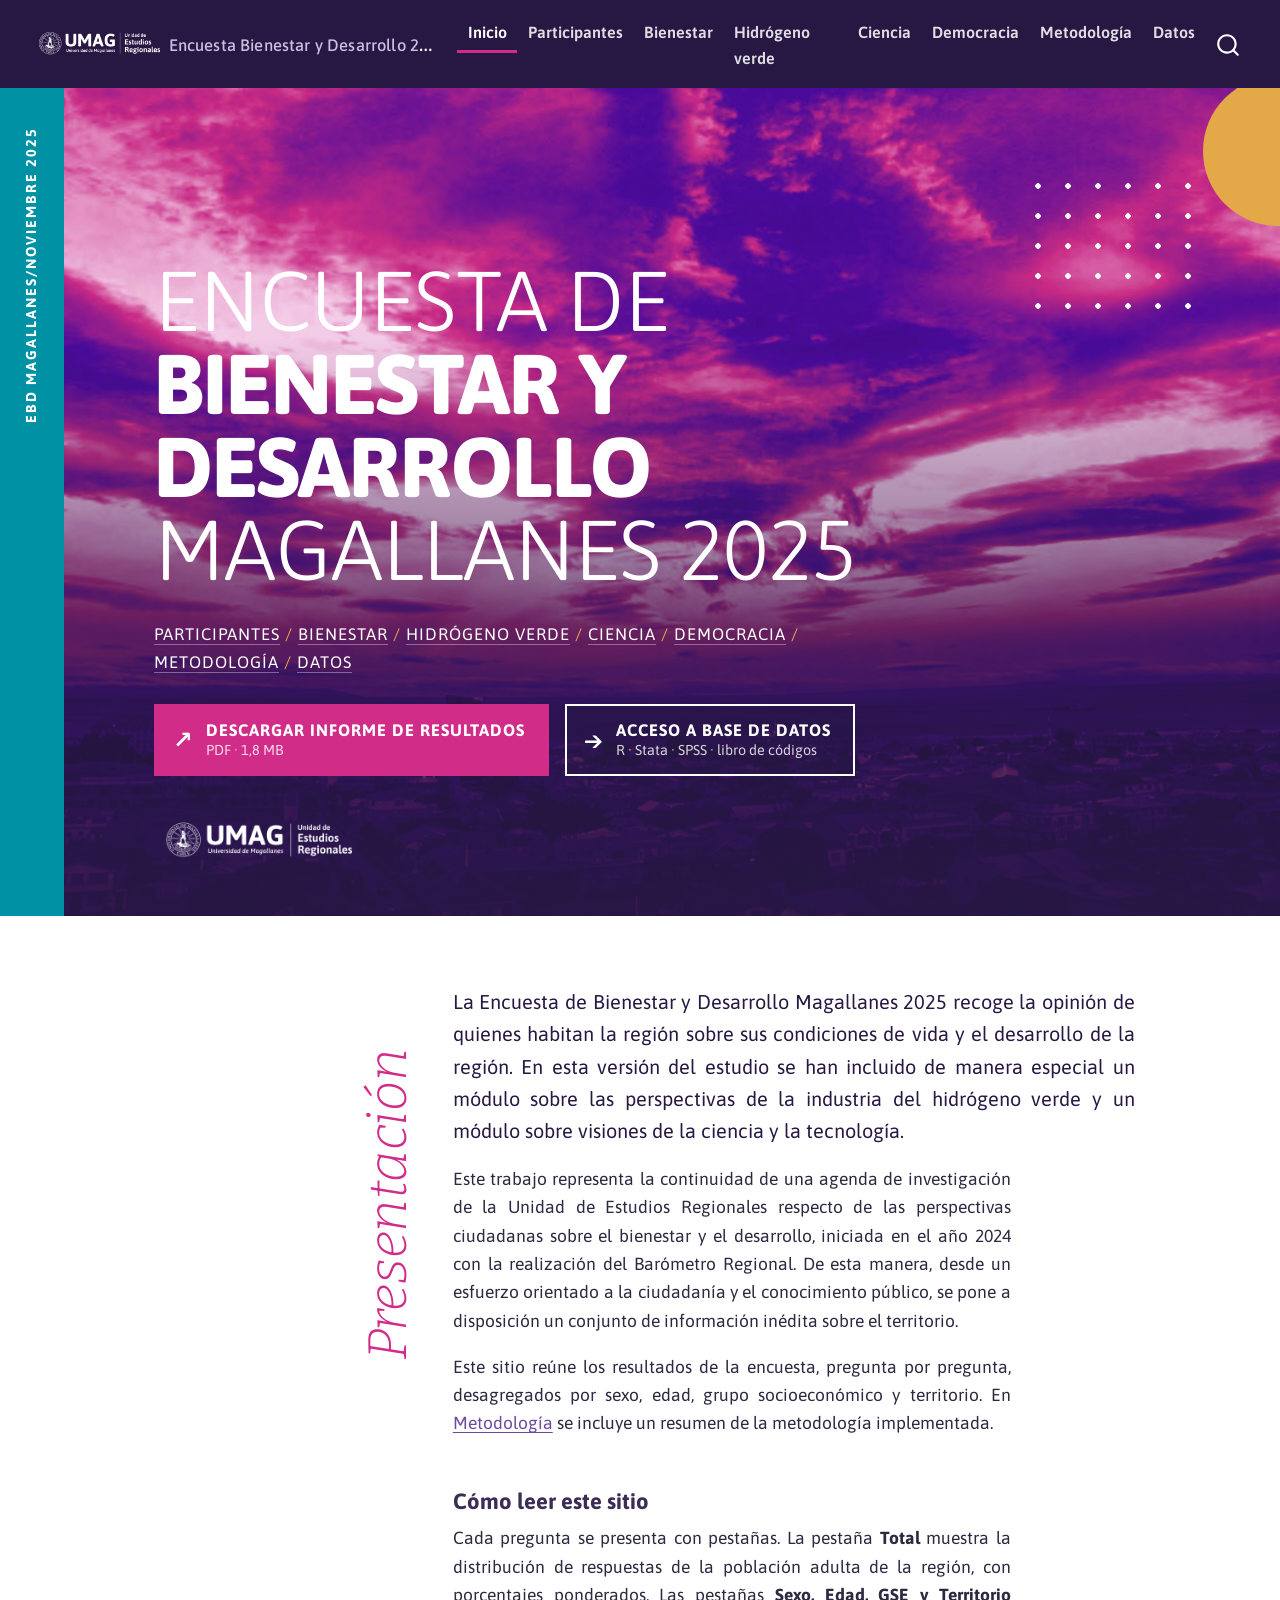
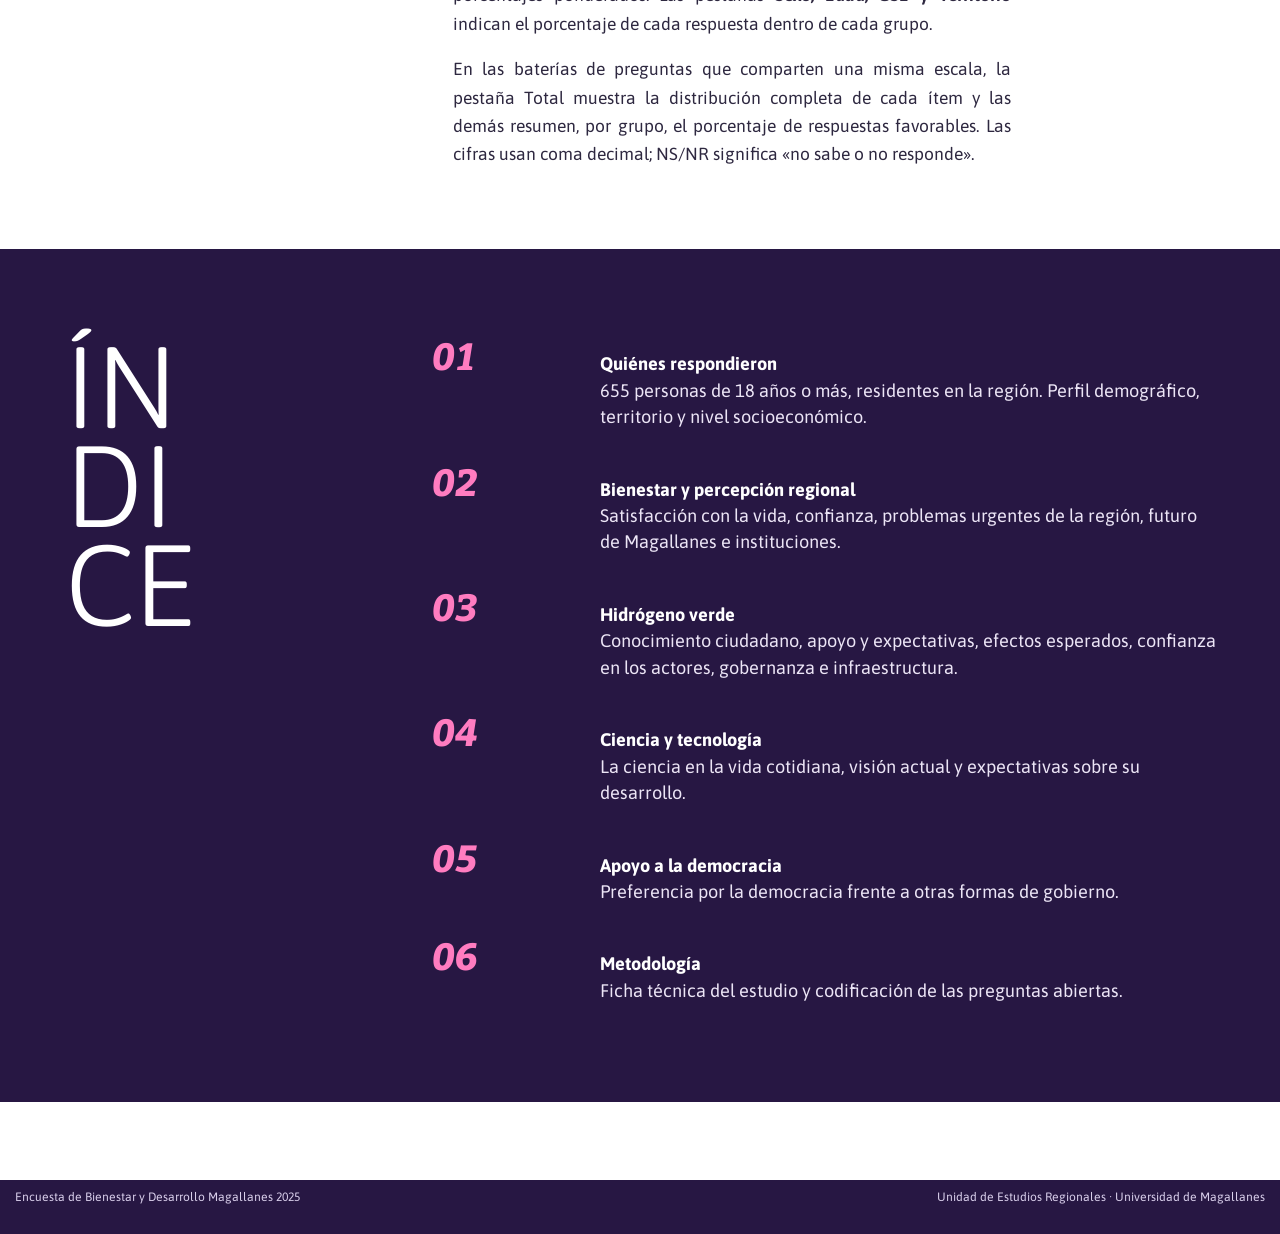
<file: index.html>
<!DOCTYPE html>
<html xmlns="http://www.w3.org/1999/xhtml" lang="es" xml:lang="es"><head>

<meta charset="utf-8">
<meta name="generator" content="quarto-1.8.24">

<meta name="viewport" content="width=device-width, initial-scale=1.0, user-scalable=yes">

<meta name="description" content="Encuesta de Bienestar y Desarrollo Magallanes 2025: qué piensan las personas de Magallanes sobre su bienestar, la región, el hidrógeno verde, la ciencia y la democracia.">

<title>EBD Magallanes 2025 · Resultados – EBD Magallanes 2025</title>
<style>
code{white-space: pre-wrap;}
span.smallcaps{font-variant: small-caps;}
div.columns{display: flex; gap: min(4vw, 1.5em);}
div.column{flex: auto; overflow-x: auto;}
div.hanging-indent{margin-left: 1.5em; text-indent: -1.5em;}
ul.task-list{list-style: none;}
ul.task-list li input[type="checkbox"] {
  width: 0.8em;
  margin: 0 0.8em 0.2em -1em; /* quarto-specific, see https://github.com/quarto-dev/quarto-cli/issues/4556 */ 
  vertical-align: middle;
}
</style>


<script src="site_libs/quarto-nav/quarto-nav.js"></script>
<script src="site_libs/quarto-nav/headroom.min.js"></script>
<script src="site_libs/clipboard/clipboard.min.js"></script>
<script src="site_libs/quarto-search/autocomplete.umd.js"></script>
<script src="site_libs/quarto-search/fuse.min.js"></script>
<script src="site_libs/quarto-search/quarto-search.js"></script>
<meta name="quarto:offset" content="./">
<link href="./img/favicon.png" rel="icon" type="image/png">
<script src="site_libs/quarto-html/quarto.js" type="module"></script>
<script src="site_libs/quarto-html/tabsets/tabsets.js" type="module"></script>
<script src="site_libs/quarto-html/axe/axe-check.js" type="module"></script>
<script src="site_libs/quarto-html/popper.min.js"></script>
<script src="site_libs/quarto-html/tippy.umd.min.js"></script>
<script src="site_libs/quarto-html/anchor.min.js"></script>
<link href="site_libs/quarto-html/tippy.css" rel="stylesheet">
<link href="site_libs/quarto-html/quarto-syntax-highlighting-dc55a5b9e770e841cd82e46aadbfb9b0.css" rel="stylesheet" id="quarto-text-highlighting-styles">
<script src="site_libs/bootstrap/bootstrap.min.js"></script>
<link href="site_libs/bootstrap/bootstrap-icons.css" rel="stylesheet">
<link href="site_libs/bootstrap/bootstrap-468c7059e28b99bac9483d6b16d7ec14.min.css" rel="stylesheet" append-hash="true" id="quarto-bootstrap" data-mode="light">
<script id="quarto-search-options" type="application/json">{
  "location": "navbar",
  "copy-button": false,
  "collapse-after": 3,
  "panel-placement": "end",
  "type": "overlay",
  "limit": 50,
  "keyboard-shortcut": [
    "f",
    "/",
    "s"
  ],
  "show-item-context": false,
  "language": {
    "search-no-results-text": "No se han encontrado resultados",
    "search-matching-documents-text": "documentos encontrados",
    "search-copy-link-title": "Copiar el enlace en la búsqueda",
    "search-hide-matches-text": "Ocultar resultados adicionales",
    "search-more-match-text": "resultado adicional en este documento",
    "search-more-matches-text": "resultados adicionales en este documento",
    "search-clear-button-title": "Borrar",
    "search-text-placeholder": "",
    "search-detached-cancel-button-title": "Cancelar",
    "search-submit-button-title": "Enviar",
    "search-label": "Buscar"
  }
}</script>
<style>html{ scroll-behavior: smooth; }</style>


</head>

<body class="floating nav-fixed fullcontent quarto-light">

<div id="quarto-search-results"></div>
  <header id="quarto-header" class="headroom fixed-top">
    <nav class="navbar navbar-expand-lg " data-bs-theme="dark">
      <div class="navbar-container container-fluid">
      <div class="navbar-brand-container mx-auto">
    <a href="./index.html" class="navbar-brand navbar-brand-logo">
    <img src="./img/logo_uer_blanco.png" alt="Unidad de Estudios Regionales — UMAG" class="navbar-logo light-content">
    <img src="./img/logo_uer_blanco.png" alt="Unidad de Estudios Regionales — UMAG" class="navbar-logo dark-content">
    </a>
    <a class="navbar-brand" href="./index.html">
    <span class="navbar-title">Encuesta Bienestar y Desarrollo 2025</span>
    </a>
  </div>
            <div id="quarto-search" class="" title="Buscar"></div>
          <button class="navbar-toggler" type="button" data-bs-toggle="collapse" data-bs-target="#navbarCollapse" aria-controls="navbarCollapse" role="menu" aria-expanded="false" aria-label="Navegación de palanca" onclick="if (window.quartoToggleHeadroom) { window.quartoToggleHeadroom(); }">
  <span class="navbar-toggler-icon"></span>
</button>
          <div class="collapse navbar-collapse" id="navbarCollapse">
            <ul class="navbar-nav navbar-nav-scroll me-auto">
  <li class="nav-item">
    <a class="nav-link active" href="./index.html" aria-current="page"> 
<span class="menu-text">Inicio</span></a>
  </li>  
  <li class="nav-item">
    <a class="nav-link" href="./perfil.html"> 
<span class="menu-text">Participantes</span></a>
  </li>  
  <li class="nav-item">
    <a class="nav-link" href="./bienestar.html"> 
<span class="menu-text">Bienestar</span></a>
  </li>  
  <li class="nav-item">
    <a class="nav-link" href="./hidrogeno.html"> 
<span class="menu-text">Hidrógeno verde</span></a>
  </li>  
  <li class="nav-item">
    <a class="nav-link" href="./ciencia.html"> 
<span class="menu-text">Ciencia</span></a>
  </li>  
  <li class="nav-item">
    <a class="nav-link" href="./democracia.html"> 
<span class="menu-text">Democracia</span></a>
  </li>  
  <li class="nav-item">
    <a class="nav-link" href="./metodologia.html"> 
<span class="menu-text">Metodología</span></a>
  </li>  
  <li class="nav-item">
    <a class="nav-link" href="./datos.html"> 
<span class="menu-text">Datos</span></a>
  </li>  
</ul>
          </div> <!-- /navcollapse -->
            <div class="quarto-navbar-tools">
</div>
      </div> <!-- /container-fluid -->
    </nav>
</header>
<!-- content -->
<div id="quarto-content" class="quarto-container page-columns page-rows-contents page-layout-article page-navbar">
<!-- sidebar -->
  <nav id="quarto-sidebar" class="sidebar collapse collapse-horizontal quarto-sidebar-collapse-item sidebar-navigation floating overflow-auto">
    
</nav>
<div id="quarto-sidebar-glass" class="quarto-sidebar-collapse-item" data-bs-toggle="collapse" data-bs-target=".quarto-sidebar-collapse-item"></div>
<!-- margin-sidebar -->
    
<!-- main -->
<main class="content page-columns page-full" id="quarto-document-content">

<header id="title-block-header" class="quarto-title-block default">
<div class="quarto-title">
<h1 class="title">Encuesta de Bienestar y Desarrollo Magallanes 2025</h1>
</div>

<div>
  <div class="description">
    Encuesta de Bienestar y Desarrollo Magallanes 2025: qué piensan las personas de Magallanes sobre su bienestar, la región, el hidrógeno verde, la ciencia y la democracia.
  </div>
</div>


<div class="quarto-title-meta">

    
  
    
  </div>
  


</header>


<div class="cell page-columns page-full">
<div class="cell-output-display column-screen">
<section class="portada" style="background-image:url('img/fotos/portada.jpg')">
<div class="portada-franja" aria-hidden="true">
<span>EBD Magallanes</span>
<span> / </span>
<span>Noviembre 2025</span>
</div>
<div class="portada-trama" aria-hidden="true"></div>
<div class="portada-cuerpo">
<h1 class="portada-titulo">
<span class="ligero">Encuesta de</span>
<span class="fuerte">Bienestar y</span>
<span class="fuerte">Desarrollo</span>
<span class="ligero">Magallanes 2025</span>
</h1>
<nav class="portada-temas" aria-label="Secciones">
<a href="perfil.html">Participantes</a>
<span class="sep" aria-hidden="true"> / </span>
<a href="bienestar.html">Bienestar</a>
<span class="sep" aria-hidden="true"> / </span>
<a href="hidrogeno.html">Hidrógeno verde</a>
<span class="sep" aria-hidden="true"> / </span>
<a href="ciencia.html">Ciencia</a>
<span class="sep" aria-hidden="true"> / </span>
<a href="democracia.html">Democracia</a>
<span class="sep" aria-hidden="true"> / </span>
<a href="metodologia.html">Metodología</a>
<span class="sep" aria-hidden="true"> / </span>
<a href="datos.html">Datos</a>
</nav>
<div class="portada-acciones">
<a class="portada-accion principal" href="descargas/EBD_Magallanes_2025_informe_resultados.pdf" target="_blank" rel="noopener" aria-label="Descargar informe de resultados (PDF, se abre en una pestaña nueva)">
<span class="accion-titulo">Descargar informe de resultados</span>
<span class="accion-detalle">PDF · 1,8 MB</span>
</a>
<a class="portada-accion" href="datos.html">
<span class="accion-titulo">Acceso a base de datos</span>
<span class="accion-detalle">R · Stata · SPSS · libro de códigos</span>
</a>
</div>
<div class="portada-pie">
<img src="img/logo_uer_blanco.png" alt="Unidad de Estudios Regionales, Universidad de Magallanes">
</div>
</div>
</section>
</div>
</div>
<div class="cell">
<div class="cell-output-display">
<div class="presentacion">
<h2 class="presentacion-rotulo anchored">Presentación</h2>
<div class="presentacion-texto">
<p>La Encuesta de Bienestar y Desarrollo Magallanes 2025 recoge la opinión de quienes habitan la región sobre sus condiciones de vida y el desarrollo de la región. En esta versión del estudio se han incluido de manera especial un módulo sobre las perspectivas de la industria del hidrógeno verde y un módulo sobre visiones de la ciencia y la tecnología.</p>
<p>Este trabajo representa la continuidad de una agenda de investigación de la Unidad de Estudios Regionales respecto de las perspectivas ciudadanas sobre el bienestar y el desarrollo, iniciada en el año 2024 con la realización del Barómetro Regional. De esta manera, desde un esfuerzo orientado a la ciudadanía y el conocimiento público, se pone a disposición un conjunto de información inédita sobre el territorio.</p>
<p>Este sitio reúne los resultados de la encuesta, pregunta por pregunta, desagregados por sexo, edad, grupo socioeconómico y territorio. En <a href="metodologia.html">Metodología</a> se incluye un resumen de la metodología implementada.</p>
<h3 class="anchored">Cómo leer este sitio</h3>
<p>Cada pregunta se presenta con pestañas. La pestaña <b>Total</b> muestra la distribución de respuestas de la población adulta de la región, con porcentajes ponderados. Las pestañas <b>Sexo, Edad, GSE y Territorio</b> indican el porcentaje de cada respuesta dentro de cada grupo.</p>
<p>En las baterías de preguntas que comparten una misma escala, la pestaña Total muestra la distribución completa de cada ítem y las demás resumen, por grupo, el porcentaje de respuestas favorables. Las cifras usan coma decimal; NS/NR significa «no sabe o no responde».</p>
</div>
</div>
</div>
</div>
<div class="cell page-columns page-full">
<div class="cell-output-display column-screen">
<section class="indice" aria-labelledby="indice-titulo">
<div class="indice-marco">
<h2 id="indice-titulo" class="indice-rotulo anchored">
<span>Ín</span>
<span>di</span>
<span>ce</span>
<span class="visually-hidden"> de contenidos</span>
</h2>
<div class="indice-lista">
<ol class="indice-modulos">
<li>
<a class="indice-fila" href="perfil.html">
<span class="indice-cifra">01</span>
<span class="indice-texto"><b>Quiénes respondieron</b><br>655 personas de 18 años o más, residentes en la región. Perfil demográfico, territorio y nivel socioeconómico.</span>
</a>
</li>
<li>
<a class="indice-fila" href="bienestar.html">
<span class="indice-cifra">02</span>
<span class="indice-texto"><b>Bienestar y percepción regional</b><br>Satisfacción con la vida, confianza, problemas urgentes de la región, futuro de Magallanes e instituciones.</span>
</a>
</li>
<li>
<a class="indice-fila" href="hidrogeno.html">
<span class="indice-cifra">03</span>
<span class="indice-texto"><b>Hidrógeno verde</b><br>Conocimiento ciudadano, apoyo y expectativas, efectos esperados, confianza en los actores, gobernanza e infraestructura.</span>
</a>
</li>
<li>
<a class="indice-fila" href="ciencia.html">
<span class="indice-cifra">04</span>
<span class="indice-texto"><b>Ciencia y tecnología</b><br>La ciencia en la vida cotidiana, visión actual y expectativas sobre su desarrollo.</span>
</a>
</li>
<li>
<a class="indice-fila" href="democracia.html">
<span class="indice-cifra">05</span>
<span class="indice-texto"><b>Apoyo a la democracia</b><br>Preferencia por la democracia frente a otras formas de gobierno.</span>
</a>
</li>
<li>
<a class="indice-fila" href="metodologia.html">
<span class="indice-cifra">06</span>
<span class="indice-texto"><b>Metodología</b><br>Ficha técnica del estudio y codificación de las preguntas abiertas.</span>
</a>
</li>
</ol>
</div>
</div>
</section>
</div>
</div>



<a onclick="window.scrollTo(0, 0); return false;" role="button" id="quarto-back-to-top"><i class="bi bi-arrow-up"></i> Volver arriba</a></main> <!-- /main -->
<script>
// Pestañas de cada bloque de pregunta (Total / Sexo / Edad / GSE / Territorio).
// Los paneles inactivos quedan ocultos con visibility (no display:none), así
// echarts los dimensiona con el ancho real; al cambiar de pestaña se fuerza
// un resize por si la ventana cambió de tamaño mientras estaban ocultos.
document.addEventListener("click", function (ev) {
  var btn = ev.target.closest(".q-tab");
  if (!btn) return;
  var bloque = btn.closest(".q-bloque");
  bloque.querySelectorAll(".q-tab").forEach(function (b) {
    var on = b === btn;
    b.classList.toggle("activo", on);
    b.setAttribute("aria-selected", on ? "true" : "false");
  });
  bloque.querySelectorAll(".q-panel").forEach(function (p) {
    p.classList.toggle("activo", p.id === btn.dataset.panel);
  });
  ajustarAltos();
  var panel = document.getElementById(btn.dataset.panel);
  panel.querySelectorAll(".echarts4r, .html-widget").forEach(function (el) {
    var inst = window.echarts && echarts.getInstanceByDom(el);
    if (inst) inst.resize();
  });
});

// echarts dibuja en canvas: si el gráfico se pinta antes de que cargue
// Asap, queda con la fuente de respaldo. Se redibuja al cargar.
function redibujarGraficos() {
  if (!window.echarts) return;
  document.querySelectorAll(".echarts4r").forEach(function (el) {
    var inst = echarts.getInstanceByDom(el);
    // Fusión mínima: vuelve a medir el texto con la fuente ya cargada sin
    // descartar la configuración `media` (celular) del gráfico
    if (inst) inst.setOption({ textStyle: { fontFamily: "'Asap', system-ui, sans-serif" } });
  });
}

// Alto de cada gráfico según el ancho de su contenedor (ver ec() en R)
function ajustarAltos() {
  document.querySelectorAll(".ec-wrap").forEach(function (w) {
    var el = w.querySelector(".echarts4r");
    if (!el || !w.clientWidth) return;
    var h = (w.clientWidth < 560 ? w.dataset.altoMovil : w.dataset.alto) + "px";
    if (el.style.height !== h) {
      el.style.height = h;
      var inst = window.echarts && echarts.getInstanceByDom(el);
      if (inst) inst.resize();
    }
  });
}
document.addEventListener("DOMContentLoaded", ajustarAltos);
window.addEventListener("load", ajustarAltos);
var _altosT;
window.addEventListener("resize", function () { clearTimeout(_altosT); _altosT = setTimeout(ajustarAltos, 120); });

// Tras "load" los widgets ya están creados; luego se espera a la fuente
window.addEventListener("load", function () {
  if (document.fonts && document.fonts.load) {
    document.fonts.load('600 14px "Asap"').then(redibujarGraficos, redibujarGraficos);
  }
});

// Navegación con flechas entre pestañas (accesibilidad)
document.addEventListener("keydown", function (ev) {
  if (!ev.target.classList || !ev.target.classList.contains("q-tab")) return;
  if (ev.key !== "ArrowRight" && ev.key !== "ArrowLeft") return;
  var tabs = Array.from(ev.target.parentNode.querySelectorAll(".q-tab"));
  var i = tabs.indexOf(ev.target) + (ev.key === "ArrowRight" ? 1 : -1);
  var sig = tabs[(i + tabs.length) % tabs.length];
  sig.focus(); sig.click();
});
</script>
<script id="quarto-html-after-body" type="application/javascript">
  window.document.addEventListener("DOMContentLoaded", function (event) {
    const icon = "";
    const anchorJS = new window.AnchorJS();
    anchorJS.options = {
      placement: 'right',
      icon: icon
    };
    anchorJS.add('.anchored');
    const isCodeAnnotation = (el) => {
      for (const clz of el.classList) {
        if (clz.startsWith('code-annotation-')) {                     
          return true;
        }
      }
      return false;
    }
    const onCopySuccess = function(e) {
      // button target
      const button = e.trigger;
      // don't keep focus
      button.blur();
      // flash "checked"
      button.classList.add('code-copy-button-checked');
      var currentTitle = button.getAttribute("title");
      button.setAttribute("title", "Copiado");
      let tooltip;
      if (window.bootstrap) {
        button.setAttribute("data-bs-toggle", "tooltip");
        button.setAttribute("data-bs-placement", "left");
        button.setAttribute("data-bs-title", "Copiado");
        tooltip = new bootstrap.Tooltip(button, 
          { trigger: "manual", 
            customClass: "code-copy-button-tooltip",
            offset: [0, -8]});
        tooltip.show();    
      }
      setTimeout(function() {
        if (tooltip) {
          tooltip.hide();
          button.removeAttribute("data-bs-title");
          button.removeAttribute("data-bs-toggle");
          button.removeAttribute("data-bs-placement");
        }
        button.setAttribute("title", currentTitle);
        button.classList.remove('code-copy-button-checked');
      }, 1000);
      // clear code selection
      e.clearSelection();
    }
    const getTextToCopy = function(trigger) {
      const outerScaffold = trigger.parentElement.cloneNode(true);
      const codeEl = outerScaffold.querySelector('code');
      for (const childEl of codeEl.children) {
        if (isCodeAnnotation(childEl)) {
          childEl.remove();
        }
      }
      return codeEl.innerText;
    }
    const clipboard = new window.ClipboardJS('.code-copy-button:not([data-in-quarto-modal])', {
      text: getTextToCopy
    });
    clipboard.on('success', onCopySuccess);
    if (window.document.getElementById('quarto-embedded-source-code-modal')) {
      const clipboardModal = new window.ClipboardJS('.code-copy-button[data-in-quarto-modal]', {
        text: getTextToCopy,
        container: window.document.getElementById('quarto-embedded-source-code-modal')
      });
      clipboardModal.on('success', onCopySuccess);
    }
      var localhostRegex = new RegExp(/^(?:http|https):\/\/localhost\:?[0-9]*\//);
      var mailtoRegex = new RegExp(/^mailto:/);
        var filterRegex = new RegExp("https:\/\/uer-umag\.github\.io\/ebd-magallanes-2025\/");
      var isInternal = (href) => {
          return filterRegex.test(href) || localhostRegex.test(href) || mailtoRegex.test(href);
      }
      // Inspect non-navigation links and adorn them if external
     var links = window.document.querySelectorAll('a[href]:not(.nav-link):not(.navbar-brand):not(.toc-action):not(.sidebar-link):not(.sidebar-item-toggle):not(.pagination-link):not(.no-external):not([aria-hidden]):not(.dropdown-item):not(.quarto-navigation-tool):not(.about-link)');
      for (var i=0; i<links.length; i++) {
        const link = links[i];
        if (!isInternal(link.href)) {
          // undo the damage that might have been done by quarto-nav.js in the case of
          // links that we want to consider external
          if (link.dataset.originalHref !== undefined) {
            link.href = link.dataset.originalHref;
          }
            // target, if specified
            link.setAttribute("target", "_blank");
            if (link.getAttribute("rel") === null) {
              link.setAttribute("rel", "noopener");
            }
        }
      }
    function tippyHover(el, contentFn, onTriggerFn, onUntriggerFn) {
      const config = {
        allowHTML: true,
        maxWidth: 500,
        delay: 100,
        arrow: false,
        appendTo: function(el) {
            return el.parentElement;
        },
        interactive: true,
        interactiveBorder: 10,
        theme: 'quarto',
        placement: 'bottom-start',
      };
      if (contentFn) {
        config.content = contentFn;
      }
      if (onTriggerFn) {
        config.onTrigger = onTriggerFn;
      }
      if (onUntriggerFn) {
        config.onUntrigger = onUntriggerFn;
      }
      window.tippy(el, config); 
    }
    const noterefs = window.document.querySelectorAll('a[role="doc-noteref"]');
    for (var i=0; i<noterefs.length; i++) {
      const ref = noterefs[i];
      tippyHover(ref, function() {
        // use id or data attribute instead here
        let href = ref.getAttribute('data-footnote-href') || ref.getAttribute('href');
        try { href = new URL(href).hash; } catch {}
        const id = href.replace(/^#\/?/, "");
        const note = window.document.getElementById(id);
        if (note) {
          return note.innerHTML;
        } else {
          return "";
        }
      });
    }
    const xrefs = window.document.querySelectorAll('a.quarto-xref');
    const processXRef = (id, note) => {
      // Strip column container classes
      const stripColumnClz = (el) => {
        el.classList.remove("page-full", "page-columns");
        if (el.children) {
          for (const child of el.children) {
            stripColumnClz(child);
          }
        }
      }
      stripColumnClz(note)
      if (id === null || id.startsWith('sec-')) {
        // Special case sections, only their first couple elements
        const container = document.createElement("div");
        if (note.children && note.children.length > 2) {
          container.appendChild(note.children[0].cloneNode(true));
          for (let i = 1; i < note.children.length; i++) {
            const child = note.children[i];
            if (child.tagName === "P" && child.innerText === "") {
              continue;
            } else {
              container.appendChild(child.cloneNode(true));
              break;
            }
          }
          if (window.Quarto?.typesetMath) {
            window.Quarto.typesetMath(container);
          }
          return container.innerHTML
        } else {
          if (window.Quarto?.typesetMath) {
            window.Quarto.typesetMath(note);
          }
          return note.innerHTML;
        }
      } else {
        // Remove any anchor links if they are present
        const anchorLink = note.querySelector('a.anchorjs-link');
        if (anchorLink) {
          anchorLink.remove();
        }
        if (window.Quarto?.typesetMath) {
          window.Quarto.typesetMath(note);
        }
        if (note.classList.contains("callout")) {
          return note.outerHTML;
        } else {
          return note.innerHTML;
        }
      }
    }
    for (var i=0; i<xrefs.length; i++) {
      const xref = xrefs[i];
      tippyHover(xref, undefined, function(instance) {
        instance.disable();
        let url = xref.getAttribute('href');
        let hash = undefined; 
        if (url.startsWith('#')) {
          hash = url;
        } else {
          try { hash = new URL(url).hash; } catch {}
        }
        if (hash) {
          const id = hash.replace(/^#\/?/, "");
          const note = window.document.getElementById(id);
          if (note !== null) {
            try {
              const html = processXRef(id, note.cloneNode(true));
              instance.setContent(html);
            } finally {
              instance.enable();
              instance.show();
            }
          } else {
            // See if we can fetch this
            fetch(url.split('#')[0])
            .then(res => res.text())
            .then(html => {
              const parser = new DOMParser();
              const htmlDoc = parser.parseFromString(html, "text/html");
              const note = htmlDoc.getElementById(id);
              if (note !== null) {
                const html = processXRef(id, note);
                instance.setContent(html);
              } 
            }).finally(() => {
              instance.enable();
              instance.show();
            });
          }
        } else {
          // See if we can fetch a full url (with no hash to target)
          // This is a special case and we should probably do some content thinning / targeting
          fetch(url)
          .then(res => res.text())
          .then(html => {
            const parser = new DOMParser();
            const htmlDoc = parser.parseFromString(html, "text/html");
            const note = htmlDoc.querySelector('main.content');
            if (note !== null) {
              // This should only happen for chapter cross references
              // (since there is no id in the URL)
              // remove the first header
              if (note.children.length > 0 && note.children[0].tagName === "HEADER") {
                note.children[0].remove();
              }
              const html = processXRef(null, note);
              instance.setContent(html);
            } 
          }).finally(() => {
            instance.enable();
            instance.show();
          });
        }
      }, function(instance) {
      });
    }
        let selectedAnnoteEl;
        const selectorForAnnotation = ( cell, annotation) => {
          let cellAttr = 'data-code-cell="' + cell + '"';
          let lineAttr = 'data-code-annotation="' +  annotation + '"';
          const selector = 'span[' + cellAttr + '][' + lineAttr + ']';
          return selector;
        }
        const selectCodeLines = (annoteEl) => {
          const doc = window.document;
          const targetCell = annoteEl.getAttribute("data-target-cell");
          const targetAnnotation = annoteEl.getAttribute("data-target-annotation");
          const annoteSpan = window.document.querySelector(selectorForAnnotation(targetCell, targetAnnotation));
          const lines = annoteSpan.getAttribute("data-code-lines").split(",");
          const lineIds = lines.map((line) => {
            return targetCell + "-" + line;
          })
          let top = null;
          let height = null;
          let parent = null;
          if (lineIds.length > 0) {
              //compute the position of the single el (top and bottom and make a div)
              const el = window.document.getElementById(lineIds[0]);
              top = el.offsetTop;
              height = el.offsetHeight;
              parent = el.parentElement.parentElement;
            if (lineIds.length > 1) {
              const lastEl = window.document.getElementById(lineIds[lineIds.length - 1]);
              const bottom = lastEl.offsetTop + lastEl.offsetHeight;
              height = bottom - top;
            }
            if (top !== null && height !== null && parent !== null) {
              // cook up a div (if necessary) and position it 
              let div = window.document.getElementById("code-annotation-line-highlight");
              if (div === null) {
                div = window.document.createElement("div");
                div.setAttribute("id", "code-annotation-line-highlight");
                div.style.position = 'absolute';
                parent.appendChild(div);
              }
              div.style.top = top - 2 + "px";
              div.style.height = height + 4 + "px";
              div.style.left = 0;
              let gutterDiv = window.document.getElementById("code-annotation-line-highlight-gutter");
              if (gutterDiv === null) {
                gutterDiv = window.document.createElement("div");
                gutterDiv.setAttribute("id", "code-annotation-line-highlight-gutter");
                gutterDiv.style.position = 'absolute';
                const codeCell = window.document.getElementById(targetCell);
                const gutter = codeCell.querySelector('.code-annotation-gutter');
                gutter.appendChild(gutterDiv);
              }
              gutterDiv.style.top = top - 2 + "px";
              gutterDiv.style.height = height + 4 + "px";
            }
            selectedAnnoteEl = annoteEl;
          }
        };
        const unselectCodeLines = () => {
          const elementsIds = ["code-annotation-line-highlight", "code-annotation-line-highlight-gutter"];
          elementsIds.forEach((elId) => {
            const div = window.document.getElementById(elId);
            if (div) {
              div.remove();
            }
          });
          selectedAnnoteEl = undefined;
        };
          // Handle positioning of the toggle
      window.addEventListener(
        "resize",
        throttle(() => {
          elRect = undefined;
          if (selectedAnnoteEl) {
            selectCodeLines(selectedAnnoteEl);
          }
        }, 10)
      );
      function throttle(fn, ms) {
      let throttle = false;
      let timer;
        return (...args) => {
          if(!throttle) { // first call gets through
              fn.apply(this, args);
              throttle = true;
          } else { // all the others get throttled
              if(timer) clearTimeout(timer); // cancel #2
              timer = setTimeout(() => {
                fn.apply(this, args);
                timer = throttle = false;
              }, ms);
          }
        };
      }
        // Attach click handler to the DT
        const annoteDls = window.document.querySelectorAll('dt[data-target-cell]');
        for (const annoteDlNode of annoteDls) {
          annoteDlNode.addEventListener('click', (event) => {
            const clickedEl = event.target;
            if (clickedEl !== selectedAnnoteEl) {
              unselectCodeLines();
              const activeEl = window.document.querySelector('dt[data-target-cell].code-annotation-active');
              if (activeEl) {
                activeEl.classList.remove('code-annotation-active');
              }
              selectCodeLines(clickedEl);
              clickedEl.classList.add('code-annotation-active');
            } else {
              // Unselect the line
              unselectCodeLines();
              clickedEl.classList.remove('code-annotation-active');
            }
          });
        }
    const findCites = (el) => {
      const parentEl = el.parentElement;
      if (parentEl) {
        const cites = parentEl.dataset.cites;
        if (cites) {
          return {
            el,
            cites: cites.split(' ')
          };
        } else {
          return findCites(el.parentElement)
        }
      } else {
        return undefined;
      }
    };
    var bibliorefs = window.document.querySelectorAll('a[role="doc-biblioref"]');
    for (var i=0; i<bibliorefs.length; i++) {
      const ref = bibliorefs[i];
      const citeInfo = findCites(ref);
      if (citeInfo) {
        tippyHover(citeInfo.el, function() {
          var popup = window.document.createElement('div');
          citeInfo.cites.forEach(function(cite) {
            var citeDiv = window.document.createElement('div');
            citeDiv.classList.add('hanging-indent');
            citeDiv.classList.add('csl-entry');
            var biblioDiv = window.document.getElementById('ref-' + cite);
            if (biblioDiv) {
              citeDiv.innerHTML = biblioDiv.innerHTML;
            }
            popup.appendChild(citeDiv);
          });
          return popup.innerHTML;
        });
      }
    }
  });
  </script>
</div> <!-- /content -->
<footer class="footer">
  <div class="nav-footer">
    <div class="nav-footer-left">
<p>Encuesta de Bienestar y Desarrollo Magallanes 2025</p>
</div>   
    <div class="nav-footer-center">
      &nbsp;
    </div>
    <div class="nav-footer-right">
<p>Unidad de Estudios Regionales · Universidad de Magallanes</p>
</div>
  </div>
</footer>




<script src="site_libs/quarto-html/zenscroll-min.js"></script>
</body></html>
</file>
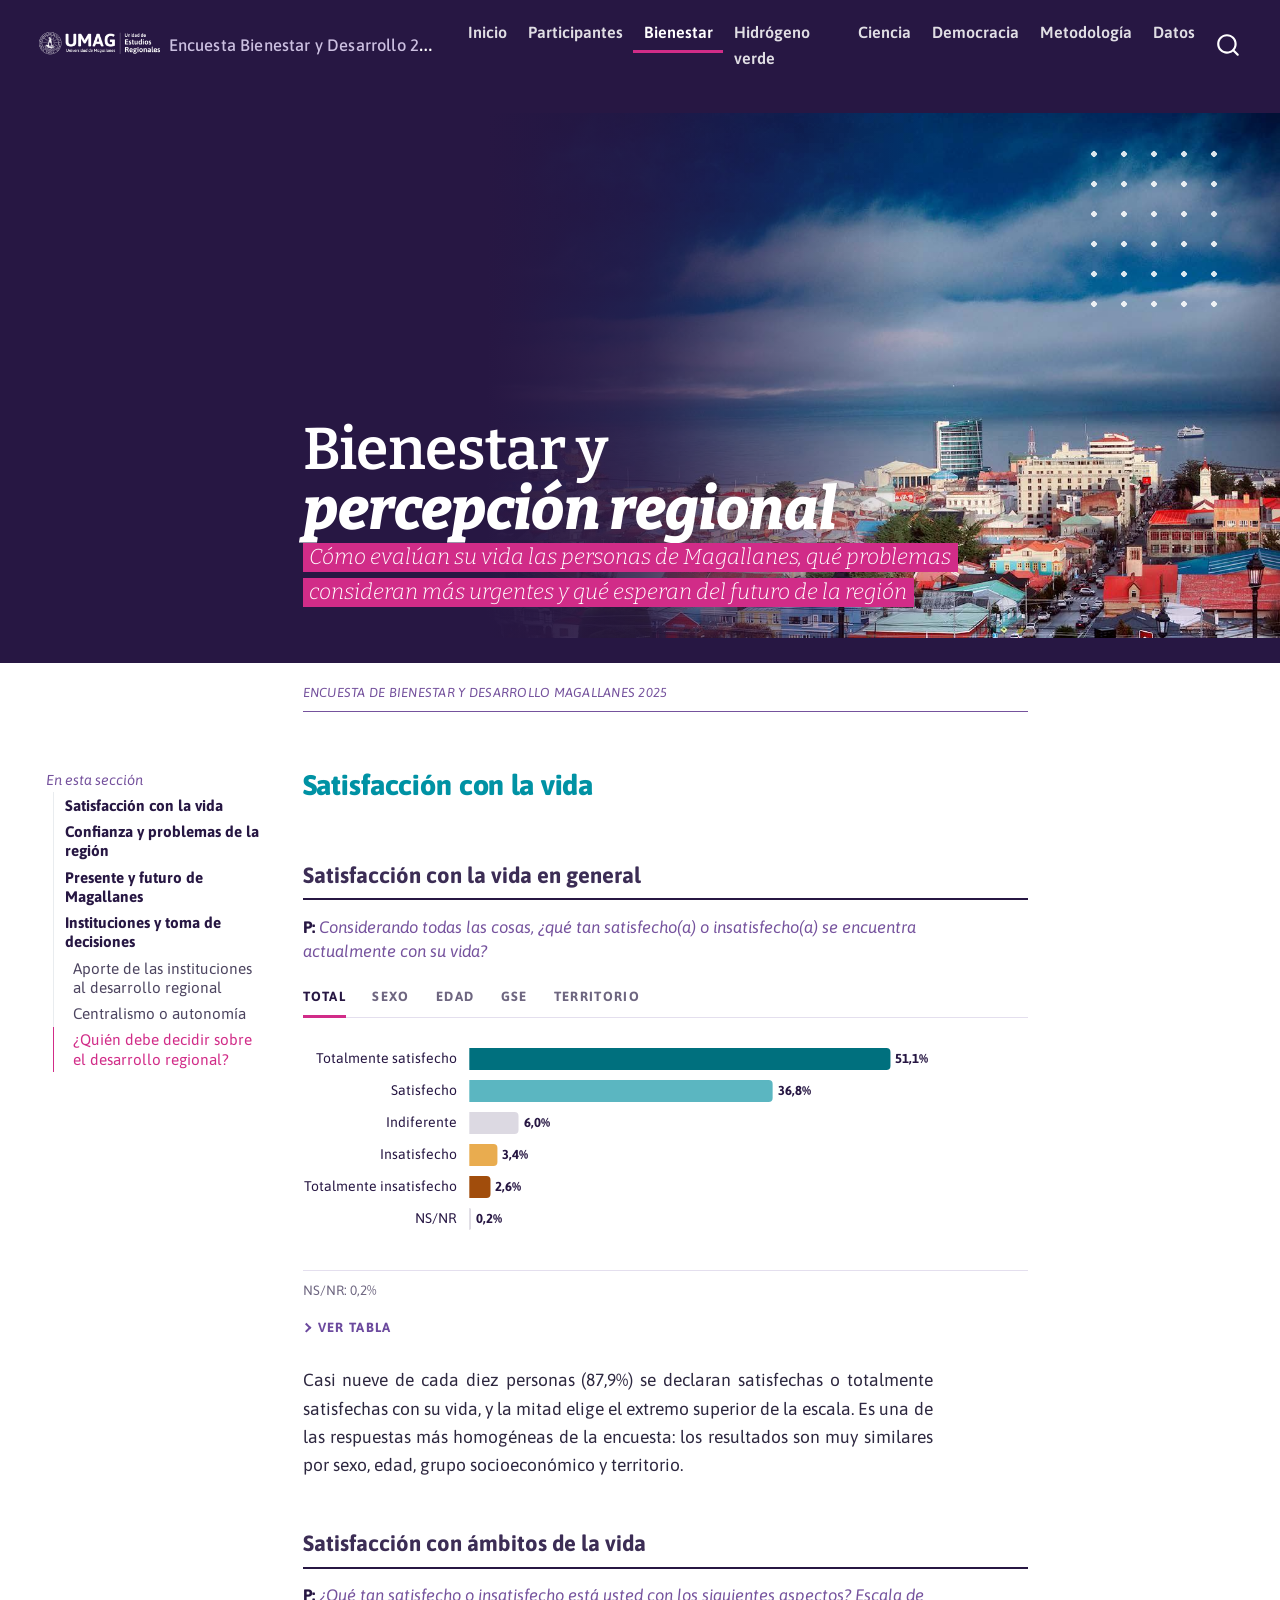
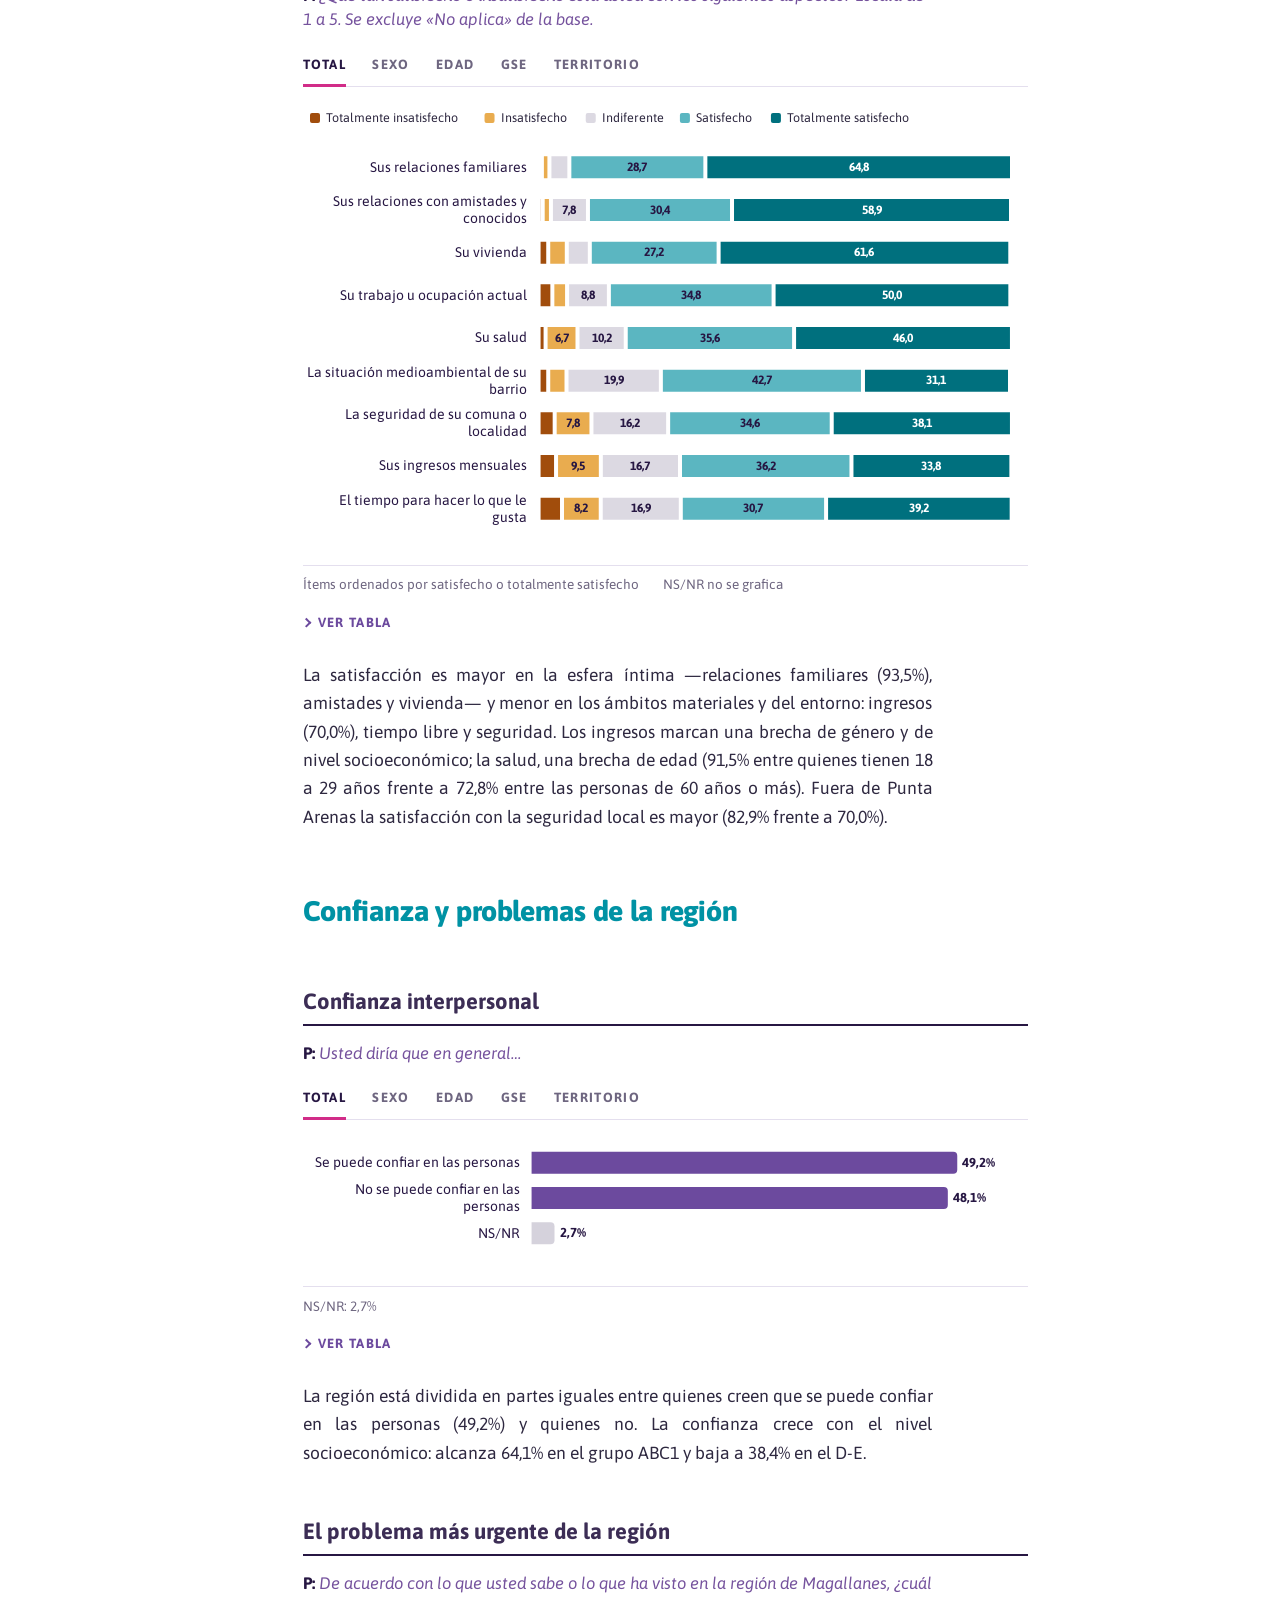
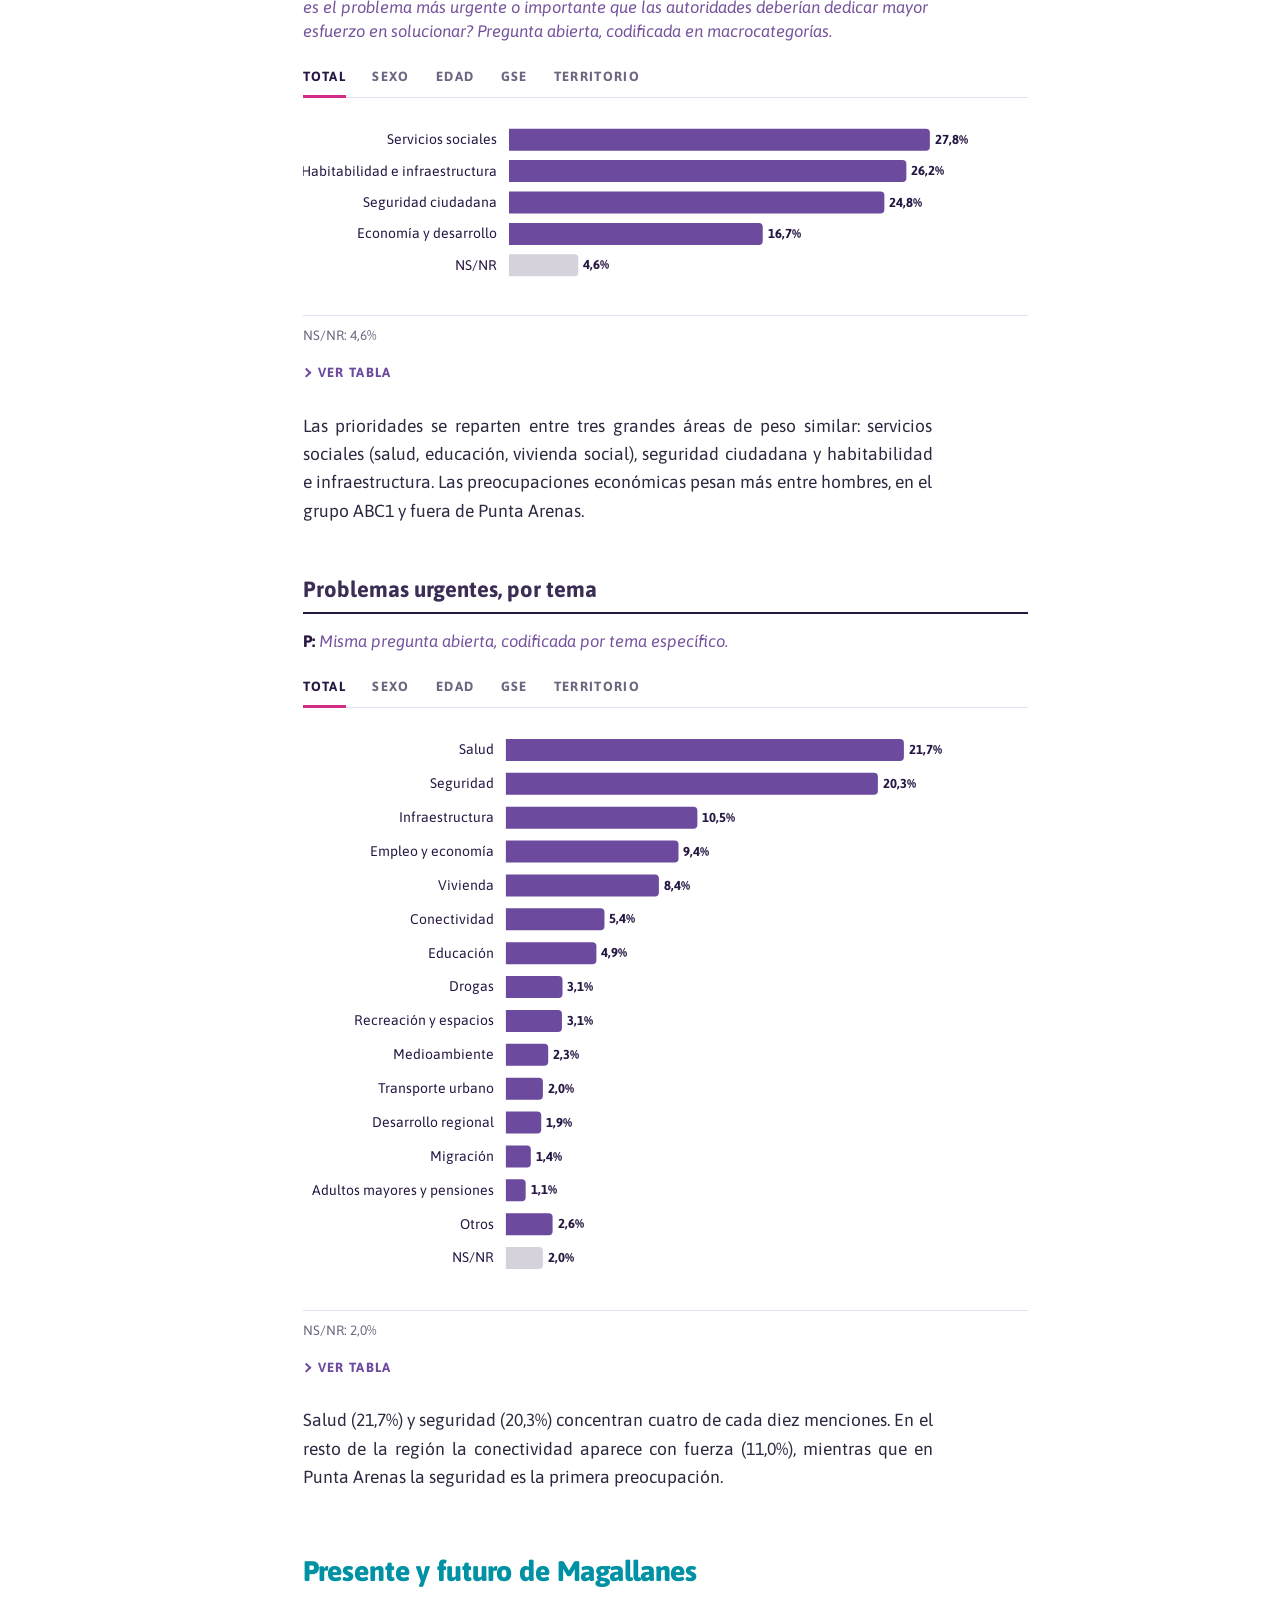
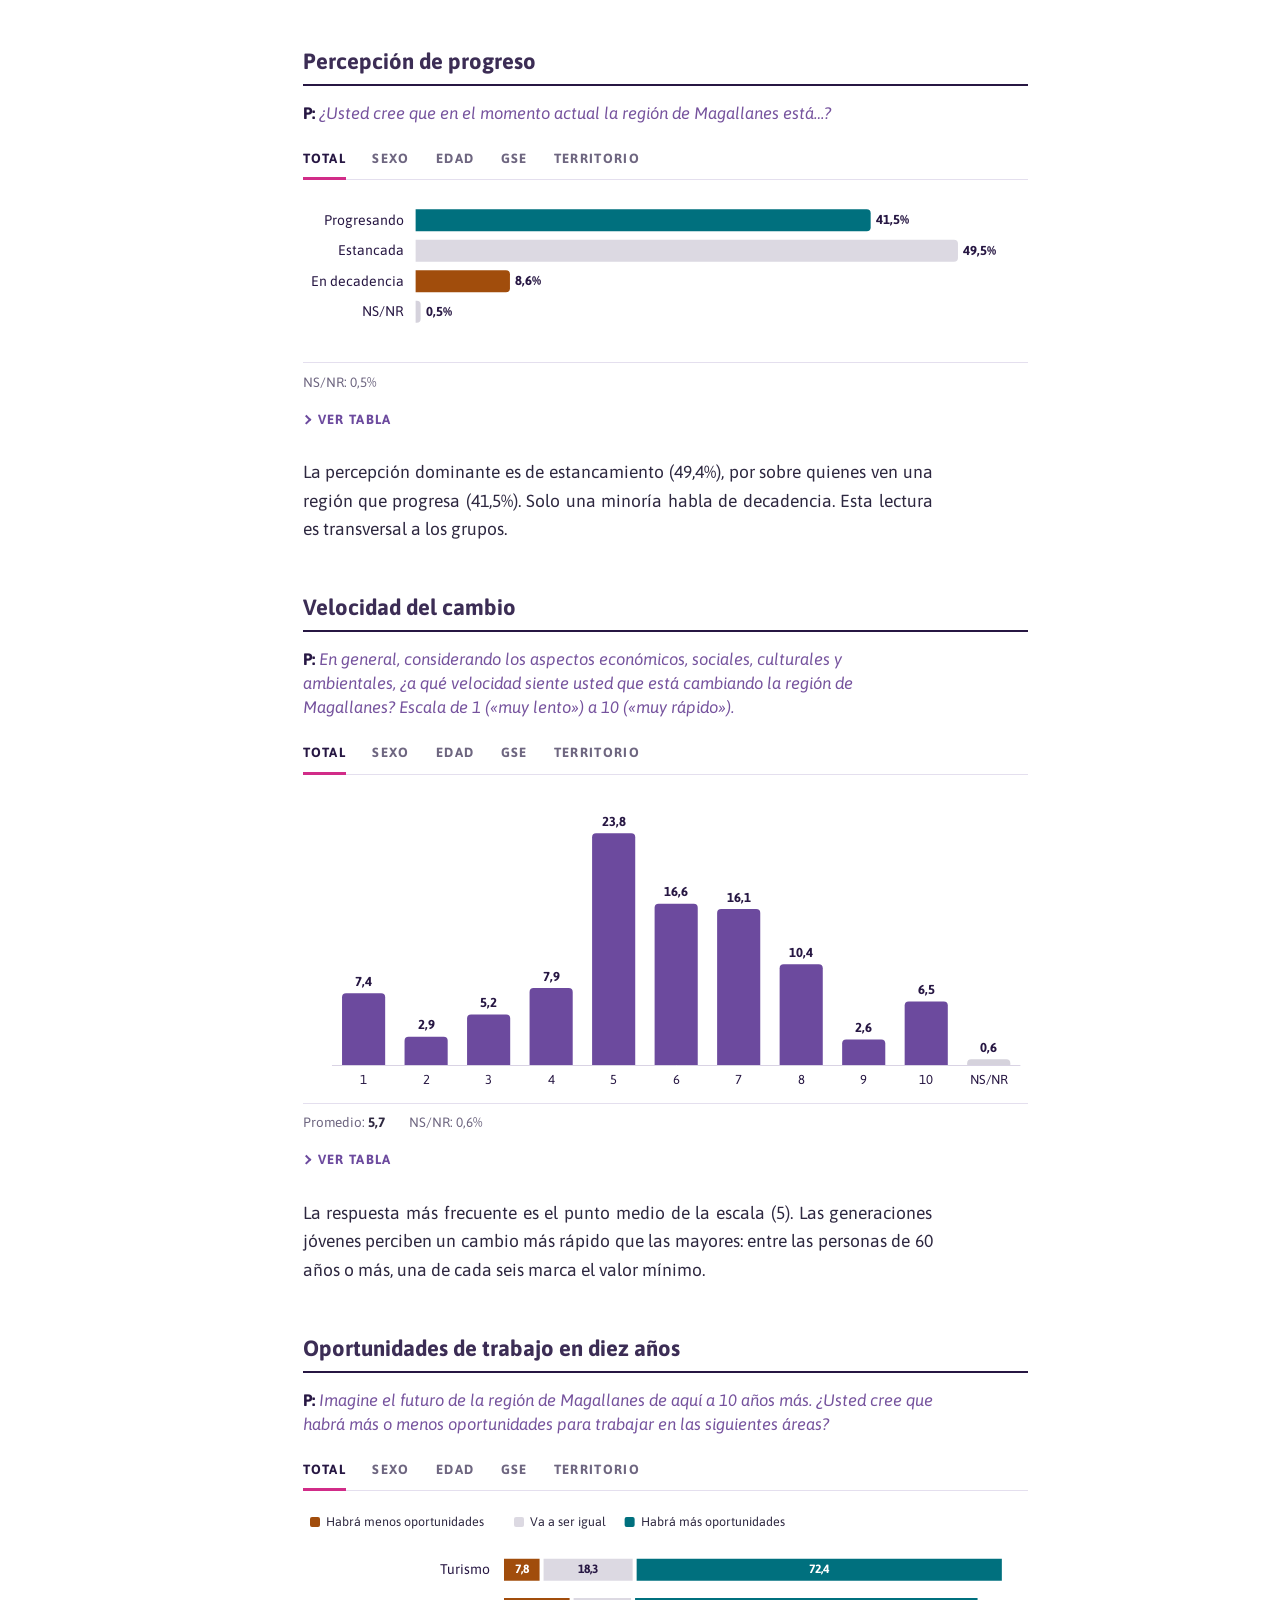
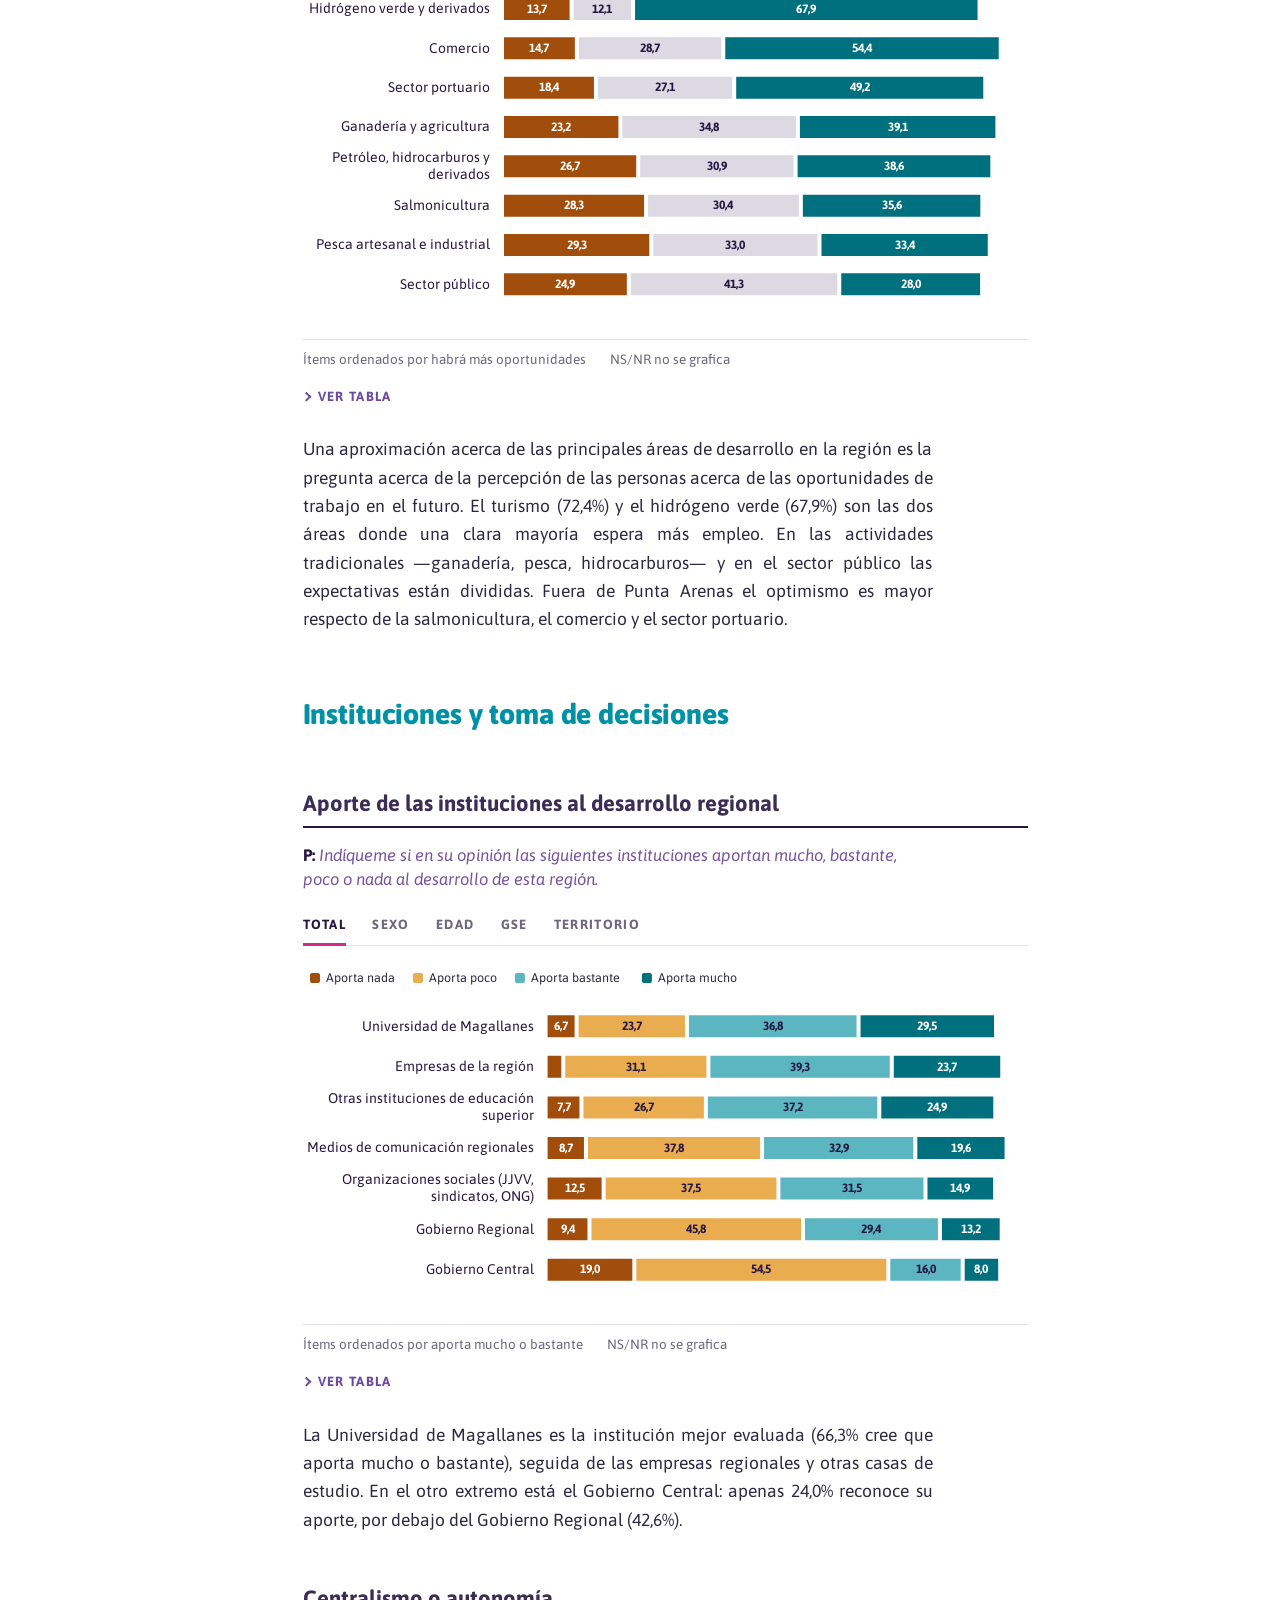
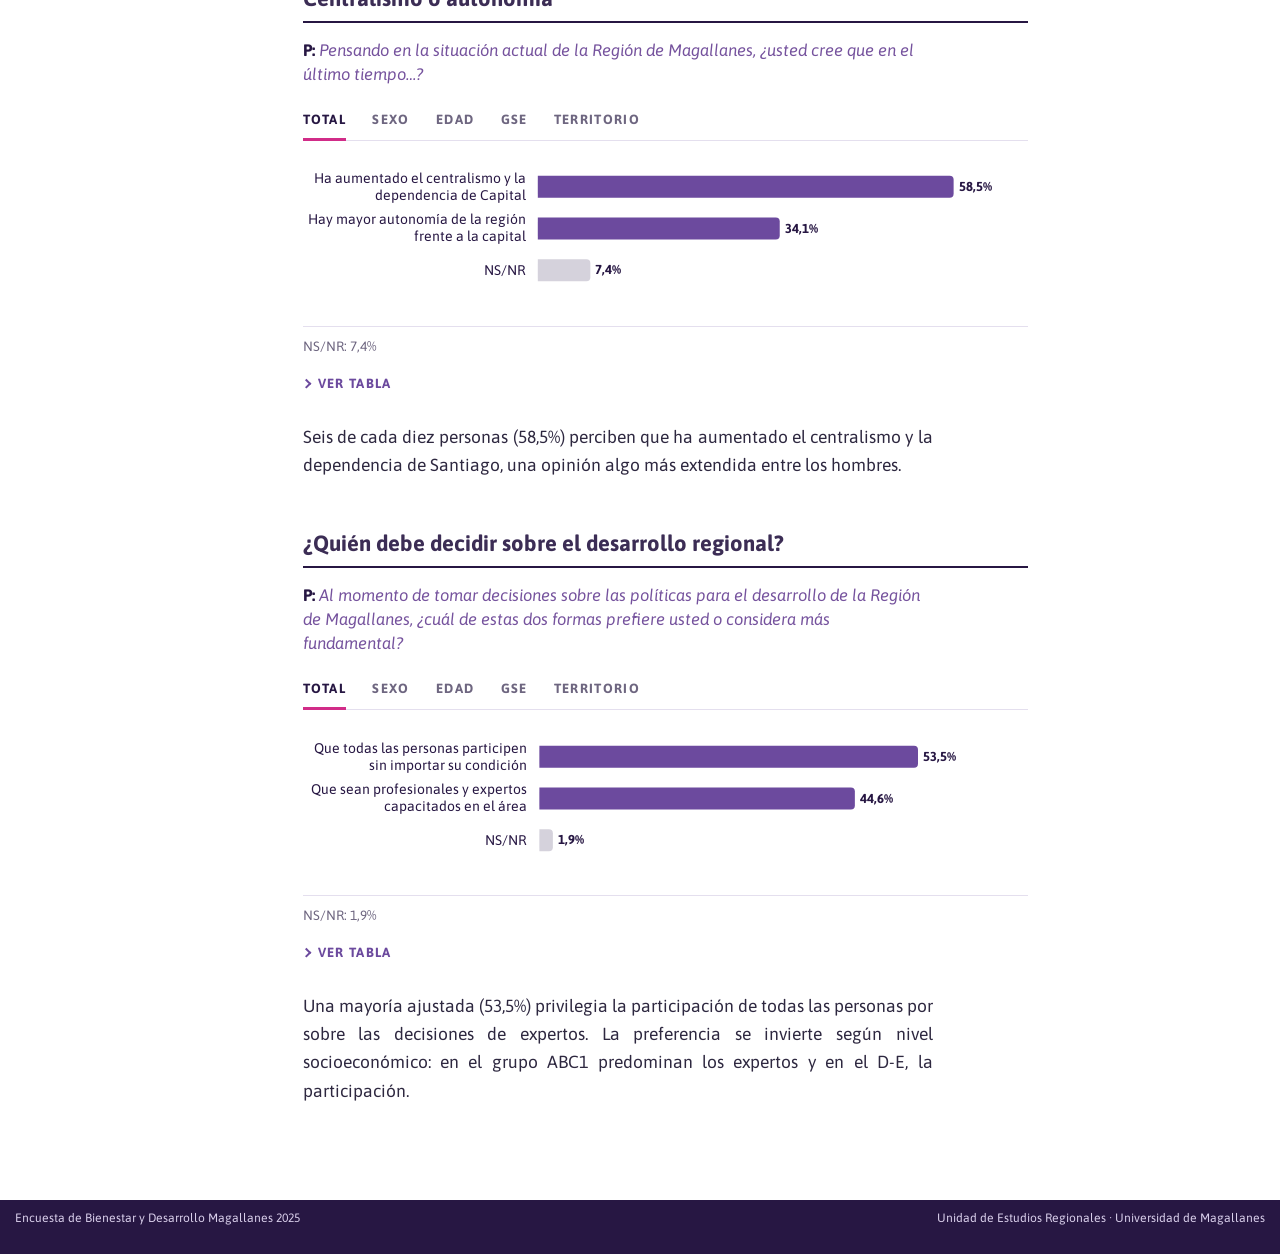
<file: bienestar.html>
<!DOCTYPE html>
<html xmlns="http://www.w3.org/1999/xhtml" lang="es" xml:lang="es"><head>

<meta charset="utf-8">
<meta name="generator" content="quarto-1.8.24">

<meta name="viewport" content="width=device-width, initial-scale=1.0, user-scalable=yes">

<meta name="description" content="Satisfacción con la vida, confianza, problemas urgentes y expectativas sobre el futuro de Magallanes.">

<title>Bienestar y percepción regional · EBD Magallanes 2025 – EBD Magallanes 2025</title>
<style>
code{white-space: pre-wrap;}
span.smallcaps{font-variant: small-caps;}
div.columns{display: flex; gap: min(4vw, 1.5em);}
div.column{flex: auto; overflow-x: auto;}
div.hanging-indent{margin-left: 1.5em; text-indent: -1.5em;}
ul.task-list{list-style: none;}
ul.task-list li input[type="checkbox"] {
  width: 0.8em;
  margin: 0 0.8em 0.2em -1em; /* quarto-specific, see https://github.com/quarto-dev/quarto-cli/issues/4556 */ 
  vertical-align: middle;
}
</style>


<script src="site_libs/quarto-nav/quarto-nav.js"></script>
<script src="site_libs/quarto-nav/headroom.min.js"></script>
<script src="site_libs/clipboard/clipboard.min.js"></script>
<script src="site_libs/quarto-search/autocomplete.umd.js"></script>
<script src="site_libs/quarto-search/fuse.min.js"></script>
<script src="site_libs/quarto-search/quarto-search.js"></script>
<meta name="quarto:offset" content="./">
<link href="./img/favicon.png" rel="icon" type="image/png">
<script src="site_libs/quarto-html/quarto.js" type="module"></script>
<script src="site_libs/quarto-html/tabsets/tabsets.js" type="module"></script>
<script src="site_libs/quarto-html/axe/axe-check.js" type="module"></script>
<script src="site_libs/quarto-html/popper.min.js"></script>
<script src="site_libs/quarto-html/tippy.umd.min.js"></script>
<script src="site_libs/quarto-html/anchor.min.js"></script>
<link href="site_libs/quarto-html/tippy.css" rel="stylesheet">
<link href="site_libs/quarto-html/quarto-syntax-highlighting-dc55a5b9e770e841cd82e46aadbfb9b0.css" rel="stylesheet" id="quarto-text-highlighting-styles">
<script src="site_libs/bootstrap/bootstrap.min.js"></script>
<link href="site_libs/bootstrap/bootstrap-icons.css" rel="stylesheet">
<link href="site_libs/bootstrap/bootstrap-468c7059e28b99bac9483d6b16d7ec14.min.css" rel="stylesheet" append-hash="true" id="quarto-bootstrap" data-mode="light">
<script id="quarto-search-options" type="application/json">{
  "location": "navbar",
  "copy-button": false,
  "collapse-after": 3,
  "panel-placement": "end",
  "type": "overlay",
  "limit": 50,
  "keyboard-shortcut": [
    "f",
    "/",
    "s"
  ],
  "show-item-context": false,
  "language": {
    "search-no-results-text": "No se han encontrado resultados",
    "search-matching-documents-text": "documentos encontrados",
    "search-copy-link-title": "Copiar el enlace en la búsqueda",
    "search-hide-matches-text": "Ocultar resultados adicionales",
    "search-more-match-text": "resultado adicional en este documento",
    "search-more-matches-text": "resultados adicionales en este documento",
    "search-clear-button-title": "Borrar",
    "search-text-placeholder": "",
    "search-detached-cancel-button-title": "Cancelar",
    "search-submit-button-title": "Enviar",
    "search-label": "Buscar"
  }
}</script>
<style>html{ scroll-behavior: smooth; }</style>
<style>

      .quarto-title-block .quarto-title-banner {
        background-image: url(img/fotos/bienestar.jpg);
background-size: cover;
      }
</style>
<script src="site_libs/htmlwidgets-1.6.4/htmlwidgets.js"></script>
<script src="site_libs/echarts4r-6.0.0/echarts.min.js"></script>
<script src="site_libs/echarts4r-6.0.0/ecStat.min.js"></script>
<script src="site_libs/echarts4r-6.0.0/dataTool.min.js"></script>
<script src="site_libs/echarts4r-binding-0.5.0/echarts4r.js"></script>


</head>

<body class="floating nav-fixed quarto-light">

<div id="quarto-search-results"></div>
  <header id="quarto-header" class="headroom fixed-top quarto-banner">
    <nav class="navbar navbar-expand-lg " data-bs-theme="dark">
      <div class="navbar-container container-fluid">
      <div class="navbar-brand-container mx-auto">
    <a href="./index.html" class="navbar-brand navbar-brand-logo">
    <img src="./img/logo_uer_blanco.png" alt="Unidad de Estudios Regionales — UMAG" class="navbar-logo light-content">
    <img src="./img/logo_uer_blanco.png" alt="Unidad de Estudios Regionales — UMAG" class="navbar-logo dark-content">
    </a>
    <a class="navbar-brand" href="./index.html">
    <span class="navbar-title">Encuesta Bienestar y Desarrollo 2025</span>
    </a>
  </div>
            <div id="quarto-search" class="" title="Buscar"></div>
          <button class="navbar-toggler" type="button" data-bs-toggle="collapse" data-bs-target="#navbarCollapse" aria-controls="navbarCollapse" role="menu" aria-expanded="false" aria-label="Navegación de palanca" onclick="if (window.quartoToggleHeadroom) { window.quartoToggleHeadroom(); }">
  <span class="navbar-toggler-icon"></span>
</button>
          <div class="collapse navbar-collapse" id="navbarCollapse">
            <ul class="navbar-nav navbar-nav-scroll me-auto">
  <li class="nav-item">
    <a class="nav-link" href="./index.html"> 
<span class="menu-text">Inicio</span></a>
  </li>  
  <li class="nav-item">
    <a class="nav-link" href="./perfil.html"> 
<span class="menu-text">Participantes</span></a>
  </li>  
  <li class="nav-item">
    <a class="nav-link active" href="./bienestar.html" aria-current="page"> 
<span class="menu-text">Bienestar</span></a>
  </li>  
  <li class="nav-item">
    <a class="nav-link" href="./hidrogeno.html"> 
<span class="menu-text">Hidrógeno verde</span></a>
  </li>  
  <li class="nav-item">
    <a class="nav-link" href="./ciencia.html"> 
<span class="menu-text">Ciencia</span></a>
  </li>  
  <li class="nav-item">
    <a class="nav-link" href="./democracia.html"> 
<span class="menu-text">Democracia</span></a>
  </li>  
  <li class="nav-item">
    <a class="nav-link" href="./metodologia.html"> 
<span class="menu-text">Metodología</span></a>
  </li>  
  <li class="nav-item">
    <a class="nav-link" href="./datos.html"> 
<span class="menu-text">Datos</span></a>
  </li>  
</ul>
          </div> <!-- /navcollapse -->
            <div class="quarto-navbar-tools">
</div>
      </div> <!-- /container-fluid -->
    </nav>
</header>
<!-- content -->
<header id="title-block-header" class="quarto-title-block default toc-left page-columns page-full">
  <div class="quarto-title-banner page-columns page-full">
    <div class="quarto-title column-body">
      <h1 class="title">Bienestar y <em>percepción regional</em></h1>
            <p class="subtitle lead">Cómo evalúan su vida las personas de Magallanes, qué problemas consideran más urgentes y qué esperan del futuro de la región</p>
                  <div>
        <div class="description">
          Satisfacción con la vida, confianza, problemas urgentes y expectativas sobre el futuro de Magallanes.
        </div>
      </div>
                </div>
  </div>
    
  
  <div class="quarto-title-meta">

      
    
      
    </div>
    
  
  </header><div id="quarto-content" class="quarto-container page-columns page-rows-contents page-layout-article page-navbar">
<!-- sidebar -->
  <nav id="quarto-sidebar" class="sidebar collapse collapse-horizontal quarto-sidebar-collapse-item sidebar-navigation floating overflow-auto">
    <nav id="TOC" role="doc-toc" class="toc-active">
    <h2 id="toc-title">En esta sección</h2>
   
  <ul>
  <li><a href="#satisfacción-con-la-vida" id="toc-satisfacción-con-la-vida" class="nav-link active" data-scroll-target="#satisfacción-con-la-vida">Satisfacción con la vida</a>
  <ul class="collapse">
  <li><a href="#a1" id="toc-a1" class="nav-link" data-scroll-target="#a1">Satisfacción con la vida en general</a></li>
  <li><a href="#a2" id="toc-a2" class="nav-link" data-scroll-target="#a2">Satisfacción con ámbitos de la vida</a></li>
  </ul></li>
  <li><a href="#confianza-y-problemas-de-la-región" id="toc-confianza-y-problemas-de-la-región" class="nav-link" data-scroll-target="#confianza-y-problemas-de-la-región">Confianza y problemas de la región</a>
  <ul class="collapse">
  <li><a href="#a3" id="toc-a3" class="nav-link" data-scroll-target="#a3">Confianza interpersonal</a></li>
  <li><a href="#a4" id="toc-a4" class="nav-link" data-scroll-target="#a4">El problema más urgente de la región</a></li>
  <li><a href="#a4-tema" id="toc-a4-tema" class="nav-link" data-scroll-target="#a4-tema">Problemas urgentes, por tema</a></li>
  </ul></li>
  <li><a href="#presente-y-futuro-de-magallanes" id="toc-presente-y-futuro-de-magallanes" class="nav-link" data-scroll-target="#presente-y-futuro-de-magallanes">Presente y futuro de Magallanes</a>
  <ul class="collapse">
  <li><a href="#a5" id="toc-a5" class="nav-link" data-scroll-target="#a5">Percepción de progreso</a></li>
  <li><a href="#a10" id="toc-a10" class="nav-link" data-scroll-target="#a10">Velocidad del cambio</a></li>
  <li><a href="#a6" id="toc-a6" class="nav-link" data-scroll-target="#a6">Oportunidades de trabajo en diez años</a></li>
  </ul></li>
  <li><a href="#instituciones-y-toma-de-decisiones" id="toc-instituciones-y-toma-de-decisiones" class="nav-link" data-scroll-target="#instituciones-y-toma-de-decisiones">Instituciones y toma de decisiones</a>
  <ul class="collapse">
  <li><a href="#a8" id="toc-a8" class="nav-link" data-scroll-target="#a8">Aporte de las instituciones al desarrollo regional</a></li>
  <li><a href="#a7" id="toc-a7" class="nav-link" data-scroll-target="#a7">Centralismo o autonomía</a></li>
  <li><a href="#a9" id="toc-a9" class="nav-link" data-scroll-target="#a9">¿Quién debe decidir sobre el desarrollo regional?</a></li>
  </ul></li>
  </ul>
</nav>
</nav>
<div id="quarto-sidebar-glass" class="quarto-sidebar-collapse-item" data-bs-toggle="collapse" data-bs-target=".quarto-sidebar-collapse-item"></div>
<!-- margin-sidebar -->
    <div id="quarto-margin-sidebar" class="sidebar margin-sidebar zindex-bottom">
    </div>
<!-- main -->
<main class="content quarto-banner-title-block" id="quarto-document-content">





<section id="satisfacción-con-la-vida" class="level2">
<h2 class="anchored" data-anchor-id="satisfacción-con-la-vida">Satisfacción con la vida</h2>
<section id="a1" class="level3">
<h3 class="anchored" data-anchor-id="a1">Satisfacción con la vida en general</h3>
<div class="cell">
<div class="cell-output-display">
<div class="q-bloque" id="q-a1">
<p class="q-texto">
<b>P:</b>
 
Considerando todas las cosas, ¿qué tan satisfecho(a) o insatisfecho(a) se encuentra actualmente con su vida?
</p>
<div class="q-tabs" role="tablist" aria-label="Desagregación">
<button class="q-tab activo" type="button" role="tab" aria-selected="true" data-panel="a1-1">Total</button>
<button class="q-tab " type="button" role="tab" aria-selected="false" data-panel="a1-2">Sexo</button>
<button class="q-tab " type="button" role="tab" aria-selected="false" data-panel="a1-3">Edad</button>
<button class="q-tab " type="button" role="tab" aria-selected="false" data-panel="a1-4">GSE</button>
<button class="q-tab " type="button" role="tab" aria-selected="false" data-panel="a1-5">Territorio</button>
</div>
<div class="q-paneles">
<div class="q-panel activo" id="a1-1" role="tabpanel">
<div class="ec-wrap" data-alto="224" data-alto-movil="286">
<div id="htmlwidget-f6bbf2d8f99e39ee3bb7" style="width:100%;height:224px;" class="echarts4r html-widget"></div>
<script type="application/json" data-for="htmlwidget-f6bbf2d8f99e39ee3bb7">{"x":{"theme":"","tl":false,"draw":true,"renderer":"canvas","events":[],"buttons":[],"opts":{"baseOption":{"textStyle":{"fontFamily":"'Asap', system-ui, sans-serif","color":"#2e2840"},"animationDuration":500,"grid":{"left":8,"right":64,"top":6,"bottom":6,"containLabel":true},"xAxis":{"type":"value","show":false},"yAxis":{"type":"category","data":["Totalmente satisfecho","Satisfecho","Indiferente","Insatisfecho","Totalmente insatisfecho","NS/NR"],"inverse":true,"axisTick":{"show":false},"axisLine":{"show":false},"axisLabel":{"color":"#271743","fontSize":14,"lineHeight":17,"margin":12,"interval":0}},"tooltip":{"backgroundColor":"#ffffff","borderColor":"#d9d3e4","borderWidth":1,"padding":[8,12],"textStyle":{"color":"#271743","fontFamily":"'Asap', system-ui, sans-serif","fontSize":13},"extraCssText":"box-shadow:0 6px 18px rgba(39,23,67,.16);border-radius:2px;border-top:3px solid #d12c88;","trigger":"item","formatter":"function(p){var f=function(v){return (Math.round(v*10)/10).toFixed(1).replace('.', ',');};return '<b>'+p.name.replace(/\\n/g,' ')+'<\/b><br>'+f(p.value)+'%';}"},"series":[{"type":"bar","data":[{"value":51.08,"n":338,"itemStyle":{"color":"#00707e"}},{"value":36.79,"n":241,"itemStyle":{"color":"#5bb6c1"}},{"value":5.97,"n":36,"itemStyle":{"color":"#dcd9e2"}},{"value":3.41,"n":20,"itemStyle":{"color":"#e9ac4f"}},{"value":2.57,"n":19,"itemStyle":{"color":"#a14d0c"}},{"value":0.18,"n":1,"itemStyle":{"color":"#d5d2dc"}}],"barMaxWidth":22,"barCategoryGap":"28%","itemStyle":{"borderRadius":[0,4,4,0]},"label":{"show":true,"position":"right","color":"#271743","fontWeight":"bold","fontSize":13,"formatter":"function(p){var f=function(v){return (Math.round(v*10)/10).toFixed(1).replace('.', ',');};return f(p.value)+'%';}"},"emphasis":{"itemStyle":{"opacity":0.85}}}]},"media":[{"query":{"maxWidth":560},"option":{"grid":{"left":0,"right":52,"top":4,"bottom":4,"containLabel":false},"yAxis":{"data":["Totalmente satisfecho","Satisfecho","Indiferente","Insatisfecho","Totalmente insatisfecho","NS/NR"],"axisLabel":{"inside":true,"verticalAlign":"bottom","align":"left","padding":[0,0,11,0],"margin":0,"fontSize":12.5,"lineHeight":15,"width":300,"overflow":"truncate"}},"series":[{"barMaxWidth":14}]}}]},"dispose":true},"evals":["opts.baseOption.tooltip.formatter","opts.baseOption.series.0.label.formatter"],"jsHooks":[]}</script>
</div>
<div class="q-pie"><span>NS/NR: 0,2%</span></div>
</div>
<div class="q-panel " id="a1-2" role="tabpanel">
<div class="ec-wrap" data-alto="170" data-alto-movil="239">
<div id="htmlwidget-60c1423a66ead0badbc5" style="width:100%;height:170px;" class="echarts4r html-widget"></div>
<script type="application/json" data-for="htmlwidget-60c1423a66ead0badbc5">{"x":{"theme":"","tl":false,"draw":true,"renderer":"canvas","events":[],"buttons":[],"opts":{"baseOption":{"textStyle":{"fontFamily":"'Asap', system-ui, sans-serif","color":"#2e2840"},"animationDuration":500,"legend":{"top":0,"left":0,"itemWidth":12,"itemHeight":12,"icon":"roundRect","textStyle":{"fontSize":12.5,"color":"#2e2840"}},"grid":{"left":8,"right":16,"top":40,"bottom":6,"containLabel":true},"xAxis":{"type":"value","show":false,"max":100},"yAxis":{"type":"category","data":["Total","Mujer","Hombre"],"inverse":true,"axisTick":{"show":false},"axisLine":{"show":false},"axisLabel":{"color":"#271743","fontSize":14,"lineHeight":17,"margin":12,"interval":0}},"tooltip":{"backgroundColor":"#ffffff","borderColor":"#d9d3e4","borderWidth":1,"padding":[8,12],"textStyle":{"color":"#271743","fontFamily":"'Asap', system-ui, sans-serif","fontSize":13},"extraCssText":"box-shadow:0 6px 18px rgba(39,23,67,.16);border-radius:2px;border-top:3px solid #d12c88;","trigger":"item","formatter":"function(p){var f=function(v){return (Math.round(v*10)/10).toFixed(1).replace('.', ',');};return '<b>'+p.name.replace(/\\n/g,' ')+'<\/b><br>'+p.marker+p.seriesName+': <b>'+f(p.value)+'%<\/b>';}"},"series":[{"name":"Totalmente insatisfecho","type":"bar","stack":"total","data":[{"value":2.57,"n":19},{"value":2.34,"n":9},{"value":2.79,"n":10}],"barMaxWidth":26,"itemStyle":{"color":"#a14d0c","borderColor":"#ffffff","borderWidth":2},"label":{"show":true,"position":"inside","color":"#ffffff","fontWeight":"bold","fontSize":12,"formatter":"function(p){var f=function(v){return (Math.round(v*10)/10).toFixed(1).replace('.', ',');};return p.value>=3?f(p.value):'';}"},"labelLayout":"function(p){return (p.labelRect.width + 6 > p.rect.width) ? {fontSize: 0.01} : {hideOverlap: true};}","emphasis":{"focus":"series"}},{"name":"Insatisfecho","type":"bar","stack":"total","data":[{"value":3.41,"n":20},{"value":3.11,"n":9},{"value":3.71,"n":11}],"barMaxWidth":26,"itemStyle":{"color":"#e9ac4f","borderColor":"#ffffff","borderWidth":2},"label":{"show":true,"position":"inside","color":"#271743","fontWeight":"bold","fontSize":12,"formatter":"function(p){var f=function(v){return (Math.round(v*10)/10).toFixed(1).replace('.', ',');};return p.value>=3?f(p.value):'';}"},"labelLayout":"function(p){return (p.labelRect.width + 6 > p.rect.width) ? {fontSize: 0.01} : {hideOverlap: true};}","emphasis":{"focus":"series"}},{"name":"Indiferente","type":"bar","stack":"total","data":[{"value":5.97,"n":36},{"value":6.37,"n":18},{"value":5.58,"n":18}],"barMaxWidth":26,"itemStyle":{"color":"#dcd9e2","borderColor":"#ffffff","borderWidth":2},"label":{"show":true,"position":"inside","color":"#271743","fontWeight":"bold","fontSize":12,"formatter":"function(p){var f=function(v){return (Math.round(v*10)/10).toFixed(1).replace('.', ',');};return p.value>=3?f(p.value):'';}"},"labelLayout":"function(p){return (p.labelRect.width + 6 > p.rect.width) ? {fontSize: 0.01} : {hideOverlap: true};}","emphasis":{"focus":"series"}},{"name":"Satisfecho","type":"bar","stack":"total","data":[{"value":36.79,"n":241},{"value":38.55,"n":122},{"value":35.11,"n":119}],"barMaxWidth":26,"itemStyle":{"color":"#5bb6c1","borderColor":"#ffffff","borderWidth":2},"label":{"show":true,"position":"inside","color":"#271743","fontWeight":"bold","fontSize":12,"formatter":"function(p){var f=function(v){return (Math.round(v*10)/10).toFixed(1).replace('.', ',');};return p.value>=3?f(p.value):'';}"},"labelLayout":"function(p){return (p.labelRect.width + 6 > p.rect.width) ? {fontSize: 0.01} : {hideOverlap: true};}","emphasis":{"focus":"series"}},{"name":"Totalmente satisfecho","type":"bar","stack":"total","data":[{"value":51.08,"n":338},{"value":49.26,"n":158},{"value":52.81,"n":180}],"barMaxWidth":26,"itemStyle":{"color":"#00707e","borderColor":"#ffffff","borderWidth":2},"label":{"show":true,"position":"inside","color":"#ffffff","fontWeight":"bold","fontSize":12,"formatter":"function(p){var f=function(v){return (Math.round(v*10)/10).toFixed(1).replace('.', ',');};return p.value>=3?f(p.value):'';}"},"labelLayout":"function(p){return (p.labelRect.width + 6 > p.rect.width) ? {fontSize: 0.01} : {hideOverlap: true};}","emphasis":{"focus":"series"}}]},"media":[{"query":{"maxWidth":560},"option":{"legend":{"type":"plain"},"grid":{"left":0,"right":2,"top":85,"bottom":4,"containLabel":false},"yAxis":{"data":["Total","Mujer","Hombre"],"axisLabel":{"inside":true,"verticalAlign":"bottom","align":"left","padding":[0,0,14,0],"margin":0,"fontSize":12.5,"lineHeight":15,"width":300,"overflow":"truncate"}},"series":[{"barMaxWidth":18},{"barMaxWidth":18},{"barMaxWidth":18},{"barMaxWidth":18},{"barMaxWidth":18}]}}]},"dispose":true},"evals":["opts.baseOption.tooltip.formatter","opts.baseOption.series.0.label.formatter","opts.baseOption.series.0.labelLayout","opts.baseOption.series.1.label.formatter","opts.baseOption.series.1.labelLayout","opts.baseOption.series.2.label.formatter","opts.baseOption.series.2.labelLayout","opts.baseOption.series.3.label.formatter","opts.baseOption.series.3.labelLayout","opts.baseOption.series.4.label.formatter","opts.baseOption.series.4.labelLayout"],"jsHooks":[]}</script>
</div>
</div>
<div class="q-panel " id="a1-3" role="tabpanel">
<div class="ec-wrap" data-alto="250" data-alto-movil="339">
<div id="htmlwidget-149f206acbd959b47865" style="width:100%;height:250px;" class="echarts4r html-widget"></div>
<script type="application/json" data-for="htmlwidget-149f206acbd959b47865">{"x":{"theme":"","tl":false,"draw":true,"renderer":"canvas","events":[],"buttons":[],"opts":{"baseOption":{"textStyle":{"fontFamily":"'Asap', system-ui, sans-serif","color":"#2e2840"},"animationDuration":500,"legend":{"top":0,"left":0,"itemWidth":12,"itemHeight":12,"icon":"roundRect","textStyle":{"fontSize":12.5,"color":"#2e2840"}},"grid":{"left":8,"right":16,"top":40,"bottom":6,"containLabel":true},"xAxis":{"type":"value","show":false,"max":100},"yAxis":{"type":"category","data":["Total","18-29","30-44","45-59","60+"],"inverse":true,"axisTick":{"show":false},"axisLine":{"show":false},"axisLabel":{"color":"#271743","fontSize":14,"lineHeight":17,"margin":12,"interval":0}},"tooltip":{"backgroundColor":"#ffffff","borderColor":"#d9d3e4","borderWidth":1,"padding":[8,12],"textStyle":{"color":"#271743","fontFamily":"'Asap', system-ui, sans-serif","fontSize":13},"extraCssText":"box-shadow:0 6px 18px rgba(39,23,67,.16);border-radius:2px;border-top:3px solid #d12c88;","trigger":"item","formatter":"function(p){var f=function(v){return (Math.round(v*10)/10).toFixed(1).replace('.', ',');};return '<b>'+p.name.replace(/\\n/g,' ')+'<\/b><br>'+p.marker+p.seriesName+': <b>'+f(p.value)+'%<\/b>';}"},"series":[{"name":"Totalmente insatisfecho","type":"bar","stack":"total","data":[{"value":2.57,"n":19},{"value":2.91,"n":4},{"value":3.26,"n":6},{"value":2.16,"n":5},{"value":1.78,"n":4}],"barMaxWidth":26,"itemStyle":{"color":"#a14d0c","borderColor":"#ffffff","borderWidth":2},"label":{"show":true,"position":"inside","color":"#ffffff","fontWeight":"bold","fontSize":12,"formatter":"function(p){var f=function(v){return (Math.round(v*10)/10).toFixed(1).replace('.', ',');};return p.value>=3?f(p.value):'';}"},"labelLayout":"function(p){return (p.labelRect.width + 6 > p.rect.width) ? {fontSize: 0.01} : {hideOverlap: true};}","emphasis":{"focus":"series"}},{"name":"Insatisfecho","type":"bar","stack":"total","data":[{"value":3.41,"n":20},{"value":6.91,"n":7},{"value":2.62,"n":5},{"value":1.48,"n":2},{"value":3.87,"n":6}],"barMaxWidth":26,"itemStyle":{"color":"#e9ac4f","borderColor":"#ffffff","borderWidth":2},"label":{"show":true,"position":"inside","color":"#271743","fontWeight":"bold","fontSize":12,"formatter":"function(p){var f=function(v){return (Math.round(v*10)/10).toFixed(1).replace('.', ',');};return p.value>=3?f(p.value):'';}"},"labelLayout":"function(p){return (p.labelRect.width + 6 > p.rect.width) ? {fontSize: 0.01} : {hideOverlap: true};}","emphasis":{"focus":"series"}},{"name":"Indiferente","type":"bar","stack":"total","data":[{"value":5.97,"n":36},{"value":5.39,"n":5},{"value":6.79,"n":11},{"value":6.61,"n":11},{"value":4.55,"n":9}],"barMaxWidth":26,"itemStyle":{"color":"#dcd9e2","borderColor":"#ffffff","borderWidth":2},"label":{"show":true,"position":"inside","color":"#271743","fontWeight":"bold","fontSize":12,"formatter":"function(p){var f=function(v){return (Math.round(v*10)/10).toFixed(1).replace('.', ',');};return p.value>=3?f(p.value):'';}"},"labelLayout":"function(p){return (p.labelRect.width + 6 > p.rect.width) ? {fontSize: 0.01} : {hideOverlap: true};}","emphasis":{"focus":"series"}},{"name":"Satisfecho","type":"bar","stack":"total","data":[{"value":36.79,"n":241},{"value":35.84,"n":34},{"value":37.72,"n":72},{"value":35.3,"n":66},{"value":37.89,"n":69}],"barMaxWidth":26,"itemStyle":{"color":"#5bb6c1","borderColor":"#ffffff","borderWidth":2},"label":{"show":true,"position":"inside","color":"#271743","fontWeight":"bold","fontSize":12,"formatter":"function(p){var f=function(v){return (Math.round(v*10)/10).toFixed(1).replace('.', ',');};return p.value>=3?f(p.value):'';}"},"labelLayout":"function(p){return (p.labelRect.width + 6 > p.rect.width) ? {fontSize: 0.01} : {hideOverlap: true};}","emphasis":{"focus":"series"}},{"name":"Totalmente satisfecho","type":"bar","stack":"total","data":[{"value":51.08,"n":338},{"value":48.95,"n":43},{"value":49.61,"n":98},{"value":53.74,"n":102},{"value":51.91,"n":95}],"barMaxWidth":26,"itemStyle":{"color":"#00707e","borderColor":"#ffffff","borderWidth":2},"label":{"show":true,"position":"inside","color":"#ffffff","fontWeight":"bold","fontSize":12,"formatter":"function(p){var f=function(v){return (Math.round(v*10)/10).toFixed(1).replace('.', ',');};return p.value>=3?f(p.value):'';}"},"labelLayout":"function(p){return (p.labelRect.width + 6 > p.rect.width) ? {fontSize: 0.01} : {hideOverlap: true};}","emphasis":{"focus":"series"}}]},"media":[{"query":{"maxWidth":560},"option":{"legend":{"type":"plain"},"grid":{"left":0,"right":2,"top":85,"bottom":4,"containLabel":false},"yAxis":{"data":["Total","18-29","30-44","45-59","60+"],"axisLabel":{"inside":true,"verticalAlign":"bottom","align":"left","padding":[0,0,14,0],"margin":0,"fontSize":12.5,"lineHeight":15,"width":300,"overflow":"truncate"}},"series":[{"barMaxWidth":18},{"barMaxWidth":18},{"barMaxWidth":18},{"barMaxWidth":18},{"barMaxWidth":18}]}}]},"dispose":true},"evals":["opts.baseOption.tooltip.formatter","opts.baseOption.series.0.label.formatter","opts.baseOption.series.0.labelLayout","opts.baseOption.series.1.label.formatter","opts.baseOption.series.1.labelLayout","opts.baseOption.series.2.label.formatter","opts.baseOption.series.2.labelLayout","opts.baseOption.series.3.label.formatter","opts.baseOption.series.3.labelLayout","opts.baseOption.series.4.label.formatter","opts.baseOption.series.4.labelLayout"],"jsHooks":[]}</script>
</div>
</div>
<div class="q-panel " id="a1-4" role="tabpanel">
<div class="ec-wrap" data-alto="210" data-alto-movil="289">
<div id="htmlwidget-4352aca104daa9c60bbf" style="width:100%;height:210px;" class="echarts4r html-widget"></div>
<script type="application/json" data-for="htmlwidget-4352aca104daa9c60bbf">{"x":{"theme":"","tl":false,"draw":true,"renderer":"canvas","events":[],"buttons":[],"opts":{"baseOption":{"textStyle":{"fontFamily":"'Asap', system-ui, sans-serif","color":"#2e2840"},"animationDuration":500,"legend":{"top":0,"left":0,"itemWidth":12,"itemHeight":12,"icon":"roundRect","textStyle":{"fontSize":12.5,"color":"#2e2840"}},"grid":{"left":8,"right":16,"top":40,"bottom":6,"containLabel":true},"xAxis":{"type":"value","show":false,"max":100},"yAxis":{"type":"category","data":["Total","ABC1","C2-C3","D-E"],"inverse":true,"axisTick":{"show":false},"axisLine":{"show":false},"axisLabel":{"color":"#271743","fontSize":14,"lineHeight":17,"margin":12,"interval":0}},"tooltip":{"backgroundColor":"#ffffff","borderColor":"#d9d3e4","borderWidth":1,"padding":[8,12],"textStyle":{"color":"#271743","fontFamily":"'Asap', system-ui, sans-serif","fontSize":13},"extraCssText":"box-shadow:0 6px 18px rgba(39,23,67,.16);border-radius:2px;border-top:3px solid #d12c88;","trigger":"item","formatter":"function(p){var f=function(v){return (Math.round(v*10)/10).toFixed(1).replace('.', ',');};return '<b>'+p.name.replace(/\\n/g,' ')+'<\/b><br>'+p.marker+p.seriesName+': <b>'+f(p.value)+'%<\/b>';}"},"series":[{"name":"Totalmente insatisfecho","type":"bar","stack":"total","data":[{"value":2.57,"n":19},{"value":0.77,"n":1},{"value":2.72,"n":11},{"value":4.45,"n":7}],"barMaxWidth":26,"itemStyle":{"color":"#a14d0c","borderColor":"#ffffff","borderWidth":2},"label":{"show":true,"position":"inside","color":"#ffffff","fontWeight":"bold","fontSize":12,"formatter":"function(p){var f=function(v){return (Math.round(v*10)/10).toFixed(1).replace('.', ',');};return p.value>=3?f(p.value):'';}"},"labelLayout":"function(p){return (p.labelRect.width + 6 > p.rect.width) ? {fontSize: 0.01} : {hideOverlap: true};}","emphasis":{"focus":"series"}},{"name":"Insatisfecho","type":"bar","stack":"total","data":[{"value":3.41,"n":20},{"value":0.88,"n":1},{"value":4.09,"n":13},{"value":4.83,"n":6}],"barMaxWidth":26,"itemStyle":{"color":"#e9ac4f","borderColor":"#ffffff","borderWidth":2},"label":{"show":true,"position":"inside","color":"#271743","fontWeight":"bold","fontSize":12,"formatter":"function(p){var f=function(v){return (Math.round(v*10)/10).toFixed(1).replace('.', ',');};return p.value>=3?f(p.value):'';}"},"labelLayout":"function(p){return (p.labelRect.width + 6 > p.rect.width) ? {fontSize: 0.01} : {hideOverlap: true};}","emphasis":{"focus":"series"}},{"name":"Indiferente","type":"bar","stack":"total","data":[{"value":5.97,"n":36},{"value":4.98,"n":8},{"value":5.85,"n":17},{"value":7.51,"n":11}],"barMaxWidth":26,"itemStyle":{"color":"#dcd9e2","borderColor":"#ffffff","borderWidth":2},"label":{"show":true,"position":"inside","color":"#271743","fontWeight":"bold","fontSize":12,"formatter":"function(p){var f=function(v){return (Math.round(v*10)/10).toFixed(1).replace('.', ',');};return p.value>=3?f(p.value):'';}"},"labelLayout":"function(p){return (p.labelRect.width + 6 > p.rect.width) ? {fontSize: 0.01} : {hideOverlap: true};}","emphasis":{"focus":"series"}},{"name":"Satisfecho","type":"bar","stack":"total","data":[{"value":36.79,"n":241},{"value":36.35,"n":59},{"value":38.12,"n":136},{"value":33.85,"n":46}],"barMaxWidth":26,"itemStyle":{"color":"#5bb6c1","borderColor":"#ffffff","borderWidth":2},"label":{"show":true,"position":"inside","color":"#271743","fontWeight":"bold","fontSize":12,"formatter":"function(p){var f=function(v){return (Math.round(v*10)/10).toFixed(1).replace('.', ',');};return p.value>=3?f(p.value):'';}"},"labelLayout":"function(p){return (p.labelRect.width + 6 > p.rect.width) ? {fontSize: 0.01} : {hideOverlap: true};}","emphasis":{"focus":"series"}},{"name":"Totalmente satisfecho","type":"bar","stack":"total","data":[{"value":51.08,"n":338},{"value":57.02,"n":92},{"value":48.88,"n":178},{"value":49.37,"n":68}],"barMaxWidth":26,"itemStyle":{"color":"#00707e","borderColor":"#ffffff","borderWidth":2},"label":{"show":true,"position":"inside","color":"#ffffff","fontWeight":"bold","fontSize":12,"formatter":"function(p){var f=function(v){return (Math.round(v*10)/10).toFixed(1).replace('.', ',');};return p.value>=3?f(p.value):'';}"},"labelLayout":"function(p){return (p.labelRect.width + 6 > p.rect.width) ? {fontSize: 0.01} : {hideOverlap: true};}","emphasis":{"focus":"series"}}]},"media":[{"query":{"maxWidth":560},"option":{"legend":{"type":"plain"},"grid":{"left":0,"right":2,"top":85,"bottom":4,"containLabel":false},"yAxis":{"data":["Total","ABC1","C2-C3","D-E"],"axisLabel":{"inside":true,"verticalAlign":"bottom","align":"left","padding":[0,0,14,0],"margin":0,"fontSize":12.5,"lineHeight":15,"width":300,"overflow":"truncate"}},"series":[{"barMaxWidth":18},{"barMaxWidth":18},{"barMaxWidth":18},{"barMaxWidth":18},{"barMaxWidth":18}]}}]},"dispose":true},"evals":["opts.baseOption.tooltip.formatter","opts.baseOption.series.0.label.formatter","opts.baseOption.series.0.labelLayout","opts.baseOption.series.1.label.formatter","opts.baseOption.series.1.labelLayout","opts.baseOption.series.2.label.formatter","opts.baseOption.series.2.labelLayout","opts.baseOption.series.3.label.formatter","opts.baseOption.series.3.labelLayout","opts.baseOption.series.4.label.formatter","opts.baseOption.series.4.labelLayout"],"jsHooks":[]}</script>
</div>
</div>
<div class="q-panel " id="a1-5" role="tabpanel">
<div class="ec-wrap" data-alto="170" data-alto-movil="239">
<div id="htmlwidget-512b8982fcc1856374c9" style="width:100%;height:170px;" class="echarts4r html-widget"></div>
<script type="application/json" data-for="htmlwidget-512b8982fcc1856374c9">{"x":{"theme":"","tl":false,"draw":true,"renderer":"canvas","events":[],"buttons":[],"opts":{"baseOption":{"textStyle":{"fontFamily":"'Asap', system-ui, sans-serif","color":"#2e2840"},"animationDuration":500,"legend":{"top":0,"left":0,"itemWidth":12,"itemHeight":12,"icon":"roundRect","textStyle":{"fontSize":12.5,"color":"#2e2840"}},"grid":{"left":8,"right":16,"top":40,"bottom":6,"containLabel":true},"xAxis":{"type":"value","show":false,"max":100},"yAxis":{"type":"category","data":["Total","Pta. Arenas","Resto de la región"],"inverse":true,"axisTick":{"show":false},"axisLine":{"show":false},"axisLabel":{"color":"#271743","fontSize":14,"lineHeight":17,"margin":12,"interval":0}},"tooltip":{"backgroundColor":"#ffffff","borderColor":"#d9d3e4","borderWidth":1,"padding":[8,12],"textStyle":{"color":"#271743","fontFamily":"'Asap', system-ui, sans-serif","fontSize":13},"extraCssText":"box-shadow:0 6px 18px rgba(39,23,67,.16);border-radius:2px;border-top:3px solid #d12c88;","trigger":"item","formatter":"function(p){var f=function(v){return (Math.round(v*10)/10).toFixed(1).replace('.', ',');};return '<b>'+p.name.replace(/\\n/g,' ')+'<\/b><br>'+p.marker+p.seriesName+': <b>'+f(p.value)+'%<\/b>';}"},"series":[{"name":"Totalmente insatisfecho","type":"bar","stack":"total","data":[{"value":2.57,"n":19},{"value":1.99,"n":9},{"value":4.88,"n":10}],"barMaxWidth":26,"itemStyle":{"color":"#a14d0c","borderColor":"#ffffff","borderWidth":2},"label":{"show":true,"position":"inside","color":"#ffffff","fontWeight":"bold","fontSize":12,"formatter":"function(p){var f=function(v){return (Math.round(v*10)/10).toFixed(1).replace('.', ',');};return p.value>=3?f(p.value):'';}"},"labelLayout":"function(p){return (p.labelRect.width + 6 > p.rect.width) ? {fontSize: 0.01} : {hideOverlap: true};}","emphasis":{"focus":"series"}},{"name":"Insatisfecho","type":"bar","stack":"total","data":[{"value":3.41,"n":20},{"value":3.25,"n":13},{"value":4.07,"n":7}],"barMaxWidth":26,"itemStyle":{"color":"#e9ac4f","borderColor":"#ffffff","borderWidth":2},"label":{"show":true,"position":"inside","color":"#271743","fontWeight":"bold","fontSize":12,"formatter":"function(p){var f=function(v){return (Math.round(v*10)/10).toFixed(1).replace('.', ',');};return p.value>=3?f(p.value):'';}"},"labelLayout":"function(p){return (p.labelRect.width + 6 > p.rect.width) ? {fontSize: 0.01} : {hideOverlap: true};}","emphasis":{"focus":"series"}},{"name":"Indiferente","type":"bar","stack":"total","data":[{"value":5.97,"n":36},{"value":6.37,"n":26},{"value":4.39,"n":10}],"barMaxWidth":26,"itemStyle":{"color":"#dcd9e2","borderColor":"#ffffff","borderWidth":2},"label":{"show":true,"position":"inside","color":"#271743","fontWeight":"bold","fontSize":12,"formatter":"function(p){var f=function(v){return (Math.round(v*10)/10).toFixed(1).replace('.', ',');};return p.value>=3?f(p.value):'';}"},"labelLayout":"function(p){return (p.labelRect.width + 6 > p.rect.width) ? {fontSize: 0.01} : {hideOverlap: true};}","emphasis":{"focus":"series"}},{"name":"Satisfecho","type":"bar","stack":"total","data":[{"value":36.79,"n":241},{"value":36.28,"n":155},{"value":38.8,"n":86}],"barMaxWidth":26,"itemStyle":{"color":"#5bb6c1","borderColor":"#ffffff","borderWidth":2},"label":{"show":true,"position":"inside","color":"#271743","fontWeight":"bold","fontSize":12,"formatter":"function(p){var f=function(v){return (Math.round(v*10)/10).toFixed(1).replace('.', ',');};return p.value>=3?f(p.value):'';}"},"labelLayout":"function(p){return (p.labelRect.width + 6 > p.rect.width) ? {fontSize: 0.01} : {hideOverlap: true};}","emphasis":{"focus":"series"}},{"name":"Totalmente satisfecho","type":"bar","stack":"total","data":[{"value":51.08,"n":338},{"value":51.89,"n":225},{"value":47.85,"n":113}],"barMaxWidth":26,"itemStyle":{"color":"#00707e","borderColor":"#ffffff","borderWidth":2},"label":{"show":true,"position":"inside","color":"#ffffff","fontWeight":"bold","fontSize":12,"formatter":"function(p){var f=function(v){return (Math.round(v*10)/10).toFixed(1).replace('.', ',');};return p.value>=3?f(p.value):'';}"},"labelLayout":"function(p){return (p.labelRect.width + 6 > p.rect.width) ? {fontSize: 0.01} : {hideOverlap: true};}","emphasis":{"focus":"series"}}]},"media":[{"query":{"maxWidth":560},"option":{"legend":{"type":"plain"},"grid":{"left":0,"right":2,"top":85,"bottom":4,"containLabel":false},"yAxis":{"data":["Total","Pta. Arenas","Resto de la región"],"axisLabel":{"inside":true,"verticalAlign":"bottom","align":"left","padding":[0,0,14,0],"margin":0,"fontSize":12.5,"lineHeight":15,"width":300,"overflow":"truncate"}},"series":[{"barMaxWidth":18},{"barMaxWidth":18},{"barMaxWidth":18},{"barMaxWidth":18},{"barMaxWidth":18}]}}]},"dispose":true},"evals":["opts.baseOption.tooltip.formatter","opts.baseOption.series.0.label.formatter","opts.baseOption.series.0.labelLayout","opts.baseOption.series.1.label.formatter","opts.baseOption.series.1.labelLayout","opts.baseOption.series.2.label.formatter","opts.baseOption.series.2.labelLayout","opts.baseOption.series.3.label.formatter","opts.baseOption.series.3.labelLayout","opts.baseOption.series.4.label.formatter","opts.baseOption.series.4.labelLayout"],"jsHooks":[]}</script>
</div>
</div>
</div>
<details class="q-tabla">
<summary>
<span class="q-tabla-ver">Ver tabla</span>
<span class="q-tabla-ocultar">Ocultar tabla</span>
</summary>
<p class="q-tabla-etiqueta">Por sexo, edad, GSE y territorio</p>
<div class="q-tabla-scroll" tabindex="0">

<table class="tabla-cruce caption-top table table-sm table-striped small" aria-label="Considerando todas las cosas, ¿qué tan satisfecho(a) o insatisfecho(a) se encuentra actualmente con su vida?">
<colgroup>
<col style="width: 7%">
<col style="width: 7%">
<col style="width: 7%">
<col style="width: 7%">
<col style="width: 7%">
<col style="width: 7%">
<col style="width: 7%">
<col style="width: 7%">
<col style="width: 7%">
<col style="width: 7%">
<col style="width: 7%">
<col style="width: 7%">
<col style="width: 7%">
</colgroup>
<thead>
<tr class="header">
<td rowspan="2"></td>
<th rowspan="2" class="tc-total" data-quarto-table-cell-role="th" scope="col">Total</th>
<th colspan="2" class="tc-cruce" data-quarto-table-cell-role="th" scope="colgroup">Sexo</th>
<th colspan="4" class="tc-cruce" data-quarto-table-cell-role="th" scope="colgroup">Edad</th>
<th colspan="3" class="tc-cruce" data-quarto-table-cell-role="th" scope="colgroup">GSE</th>
<th colspan="2" class="tc-cruce" data-quarto-table-cell-role="th" scope="colgroup">Territorio</th>
</tr>
<tr class="even">
<th class="tc-inicio" data-quarto-table-cell-role="th" scope="col">Mujer</th>
<th data-quarto-table-cell-role="th" scope="col">Hombre</th>
<th class="tc-inicio" data-quarto-table-cell-role="th" scope="col">18-29</th>
<th data-quarto-table-cell-role="th" scope="col">30-44</th>
<th data-quarto-table-cell-role="th" scope="col">45-59</th>
<th data-quarto-table-cell-role="th" scope="col">60+</th>
<th class="tc-inicio" data-quarto-table-cell-role="th" scope="col">ABC1</th>
<th data-quarto-table-cell-role="th" scope="col">C2-C3</th>
<th data-quarto-table-cell-role="th" scope="col">D-E</th>
<th class="tc-inicio" data-quarto-table-cell-role="th" scope="col">Pta.<br>
Arenas</th>
<th data-quarto-table-cell-role="th" scope="col">Resto de<br>
la región</th>
</tr>
</thead>
<tbody>
<tr class="odd">
<th data-quarto-table-cell-role="th" scope="row">Totalmente satisfecho</th>
<td class="tc-total">51,1</td>
<td class="tc-inicio">49,3</td>
<td>52,8</td>
<td class="tc-inicio">48,9</td>
<td>49,6</td>
<td>53,7</td>
<td>51,9</td>
<td class="tc-inicio">57,0</td>
<td>48,9</td>
<td>49,4</td>
<td class="tc-inicio">51,9</td>
<td>47,9</td>
</tr>
<tr class="even">
<th data-quarto-table-cell-role="th" scope="row">Satisfecho</th>
<td class="tc-total">36,8</td>
<td class="tc-inicio">38,5</td>
<td>35,1</td>
<td class="tc-inicio">35,8</td>
<td>37,7</td>
<td>35,3</td>
<td>37,9</td>
<td class="tc-inicio">36,3</td>
<td>38,1</td>
<td>33,8</td>
<td class="tc-inicio">36,3</td>
<td>38,8</td>
</tr>
<tr class="odd">
<th data-quarto-table-cell-role="th" scope="row">Indiferente</th>
<td class="tc-total">6,0</td>
<td class="tc-inicio">6,4</td>
<td>5,6</td>
<td class="tc-inicio">5,4</td>
<td>6,8</td>
<td>6,6</td>
<td>4,5</td>
<td class="tc-inicio">5,0</td>
<td>5,9</td>
<td>7,5</td>
<td class="tc-inicio">6,4</td>
<td>4,4</td>
</tr>
<tr class="even">
<th data-quarto-table-cell-role="th" scope="row">Insatisfecho</th>
<td class="tc-total">3,4</td>
<td class="tc-inicio">3,1</td>
<td>3,7</td>
<td class="tc-inicio">6,9</td>
<td>2,6</td>
<td>1,5</td>
<td>3,9</td>
<td class="tc-inicio">0,9</td>
<td>4,1</td>
<td>4,8</td>
<td class="tc-inicio">3,2</td>
<td>4,1</td>
</tr>
<tr class="odd">
<th data-quarto-table-cell-role="th" scope="row">Totalmente insatisfecho</th>
<td class="tc-total">2,6</td>
<td class="tc-inicio">2,3</td>
<td>2,8</td>
<td class="tc-inicio">2,9</td>
<td>3,3</td>
<td>2,2</td>
<td>1,8</td>
<td class="tc-inicio">0,8</td>
<td>2,7</td>
<td>4,4</td>
<td class="tc-inicio">2,0</td>
<td>4,9</td>
</tr>
<tr class="tc-ns even">
<th data-quarto-table-cell-role="th" scope="row">NS/NR</th>
<td class="tc-total">0,2</td>
<td class="tc-inicio">0,4</td>
<td>0,0</td>
<td class="tc-inicio">0,0</td>
<td>0,0</td>
<td>0,7</td>
<td>0,0</td>
<td class="tc-inicio">0,0</td>
<td>0,3</td>
<td>0,0</td>
<td class="tc-inicio">0,2</td>
<td>0,0</td>
</tr>
</tbody>
</table>

</div>
</details>
</div>
</div>
</div>
<p>Casi nueve de cada diez personas (87,9%) se declaran satisfechas o totalmente satisfechas con su vida, y la mitad elige el extremo superior de la escala. Es una de las respuestas más homogéneas de la encuesta: los resultados son muy similares por sexo, edad, grupo socioeconómico y territorio.</p>
</section>
<section id="a2" class="level3">
<h3 class="anchored" data-anchor-id="a2">Satisfacción con ámbitos de la vida</h3>
<div class="cell">
<div class="cell-output-display">
<div class="q-bloque" id="q-a2">
<p class="q-texto">
<b>P:</b>
 
¿Qué tan satisfecho o insatisfecho está usted con los siguientes aspectos? Escala de 1 a 5. Se excluye «No aplica» de la base.
</p>
<div class="q-tabs" role="tablist" aria-label="Desagregación">
<button class="q-tab activo" type="button" role="tab" aria-selected="true" data-panel="a2-1">Total</button>
<button class="q-tab " type="button" role="tab" aria-selected="false" data-panel="a2-2">Sexo</button>
<button class="q-tab " type="button" role="tab" aria-selected="false" data-panel="a2-3">Edad</button>
<button class="q-tab " type="button" role="tab" aria-selected="false" data-panel="a2-4">GSE</button>
<button class="q-tab " type="button" role="tab" aria-selected="false" data-panel="a2-5">Territorio</button>
</div>
<div class="q-paneles">
<div class="q-panel activo" id="a2-1" role="tabpanel">
<div class="ec-wrap" data-alto="450" data-alto-movil="539">
<div id="htmlwidget-b1ccc8ee58b69d06157c" style="width:100%;height:450px;" class="echarts4r html-widget"></div>
<script type="application/json" data-for="htmlwidget-b1ccc8ee58b69d06157c">{"x":{"theme":"","tl":false,"draw":true,"renderer":"canvas","events":[],"buttons":[],"opts":{"baseOption":{"textStyle":{"fontFamily":"'Asap', system-ui, sans-serif","color":"#2e2840"},"animationDuration":500,"legend":{"top":0,"left":0,"itemWidth":12,"itemHeight":12,"icon":"roundRect","textStyle":{"fontSize":12.5,"color":"#2e2840"}},"grid":{"left":8,"right":16,"top":40,"bottom":6,"containLabel":true},"xAxis":{"type":"value","show":false,"max":100},"yAxis":{"type":"category","data":["Sus relaciones familiares","Sus relaciones con amistades y\nconocidos","Su vivienda","Su trabajo u ocupación actual","Su salud","La situación medioambiental de su\nbarrio","La seguridad de su comuna o\nlocalidad","Sus ingresos mensuales","El tiempo para hacer lo que le\ngusta"],"inverse":true,"axisTick":{"show":false},"axisLine":{"show":false},"axisLabel":{"color":"#271743","fontSize":14,"lineHeight":17,"margin":12,"interval":0}},"tooltip":{"backgroundColor":"#ffffff","borderColor":"#d9d3e4","borderWidth":1,"padding":[8,12],"textStyle":{"color":"#271743","fontFamily":"'Asap', system-ui, sans-serif","fontSize":13},"extraCssText":"box-shadow:0 6px 18px rgba(39,23,67,.16);border-radius:2px;border-top:3px solid #d12c88;","trigger":"item","formatter":"function(p){var f=function(v){return (Math.round(v*10)/10).toFixed(1).replace('.', ',');};return '<b>'+p.name.replace(/\\n/g,' ')+'<\/b><br>'+p.marker+p.seriesName+': <b>'+f(p.value)+'%<\/b>';}"},"series":[{"name":"Totalmente insatisfecho","type":"bar","stack":"total","data":[{"value":0.7,"n":6},{"value":0.87,"n":6},{"value":2.04,"n":14},{"value":2.91,"n":16},{"value":1.48,"n":13},{"value":2.04,"n":17},{"value":3.4,"n":23},{"value":3.69,"n":21},{"value":4.95,"n":32}],"barMaxWidth":26,"itemStyle":{"color":"#a14d0c","borderColor":"#ffffff","borderWidth":2},"label":{"show":true,"position":"inside","color":"#ffffff","fontWeight":"bold","fontSize":12,"formatter":"function(p){var f=function(v){return (Math.round(v*10)/10).toFixed(1).replace('.', ',');};return p.value>=3?f(p.value):'';}"},"labelLayout":"function(p){return (p.labelRect.width + 6 > p.rect.width) ? {fontSize: 0.01} : {hideOverlap: true};}","emphasis":{"focus":"series"}},{"name":"Insatisfecho","type":"bar","stack":"total","data":[{"value":1.59,"n":9},{"value":1.74,"n":11},{"value":3.92,"n":22},{"value":3.11,"n":21},{"value":6.74,"n":44},{"value":3.86,"n":33},{"value":7.77,"n":50},{"value":9.460000000000001,"n":64},{"value":8.18,"n":51}],"barMaxWidth":26,"itemStyle":{"color":"#e9ac4f","borderColor":"#ffffff","borderWidth":2},"label":{"show":true,"position":"inside","color":"#271743","fontWeight":"bold","fontSize":12,"formatter":"function(p){var f=function(v){return (Math.round(v*10)/10).toFixed(1).replace('.', ',');};return p.value>=3?f(p.value):'';}"},"labelLayout":"function(p){return (p.labelRect.width + 6 > p.rect.width) ? {fontSize: 0.01} : {hideOverlap: true};}","emphasis":{"focus":"series"}},{"name":"Indiferente","type":"bar","stack":"total","data":[{"value":4.21,"n":28},{"value":7.82,"n":50},{"value":4.86,"n":33},{"value":8.83,"n":51},{"value":10.19,"n":68},{"value":19.93,"n":127},{"value":16.2,"n":96},{"value":16.72,"n":102},{"value":16.91,"n":103}],"barMaxWidth":26,"itemStyle":{"color":"#dcd9e2","borderColor":"#ffffff","borderWidth":2},"label":{"show":true,"position":"inside","color":"#271743","fontWeight":"bold","fontSize":12,"formatter":"function(p){var f=function(v){return (Math.round(v*10)/10).toFixed(1).replace('.', ',');};return p.value>=3?f(p.value):'';}"},"labelLayout":"function(p){return (p.labelRect.width + 6 > p.rect.width) ? {fontSize: 0.01} : {hideOverlap: true};}","emphasis":{"focus":"series"}},{"name":"Satisfecho","type":"bar","stack":"total","data":[{"value":28.73,"n":186},{"value":30.43,"n":196},{"value":27.21,"n":182},{"value":34.79,"n":218},{"value":35.56,"n":234},{"value":42.69,"n":270},{"value":34.55,"n":218},{"value":36.22,"n":239},{"value":30.69,"n":205}],"barMaxWidth":26,"itemStyle":{"color":"#5bb6c1","borderColor":"#ffffff","borderWidth":2},"label":{"show":true,"position":"inside","color":"#271743","fontWeight":"bold","fontSize":12,"formatter":"function(p){var f=function(v){return (Math.round(v*10)/10).toFixed(1).replace('.', ',');};return p.value>=3?f(p.value):'';}"},"labelLayout":"function(p){return (p.labelRect.width + 6 > p.rect.width) ? {fontSize: 0.01} : {hideOverlap: true};}","emphasis":{"focus":"series"}},{"name":"Totalmente satisfecho","type":"bar","stack":"total","data":[{"value":64.77,"n":420},{"value":58.93,"n":384},{"value":61.61,"n":398},{"value":50.01,"n":320},{"value":46.02,"n":292},{"value":31.06,"n":202},{"value":38.07,"n":262},{"value":33.78,"n":219},{"value":39.2,"n":257}],"barMaxWidth":26,"itemStyle":{"color":"#00707e","borderColor":"#ffffff","borderWidth":2},"label":{"show":true,"position":"inside","color":"#ffffff","fontWeight":"bold","fontSize":12,"formatter":"function(p){var f=function(v){return (Math.round(v*10)/10).toFixed(1).replace('.', ',');};return p.value>=3?f(p.value):'';}"},"labelLayout":"function(p){return (p.labelRect.width + 6 > p.rect.width) ? {fontSize: 0.01} : {hideOverlap: true};}","emphasis":{"focus":"series"}}]},"media":[{"query":{"maxWidth":560},"option":{"legend":{"type":"plain"},"grid":{"left":0,"right":2,"top":85,"bottom":4,"containLabel":false},"yAxis":{"data":["Sus relaciones familiares","Sus relaciones con amistades y conocidos","Su vivienda","Su trabajo u ocupación actual","Su salud","La situación medioambiental de su barrio","La seguridad de su comuna o localidad","Sus ingresos mensuales","El tiempo para hacer lo que le gusta"],"axisLabel":{"inside":true,"verticalAlign":"bottom","align":"left","padding":[0,0,14,0],"margin":0,"fontSize":12.5,"lineHeight":15,"width":300,"overflow":"truncate"}},"series":[{"barMaxWidth":18},{"barMaxWidth":18},{"barMaxWidth":18},{"barMaxWidth":18},{"barMaxWidth":18}]}}]},"dispose":true},"evals":["opts.baseOption.tooltip.formatter","opts.baseOption.series.0.label.formatter","opts.baseOption.series.0.labelLayout","opts.baseOption.series.1.label.formatter","opts.baseOption.series.1.labelLayout","opts.baseOption.series.2.label.formatter","opts.baseOption.series.2.labelLayout","opts.baseOption.series.3.label.formatter","opts.baseOption.series.3.labelLayout","opts.baseOption.series.4.label.formatter","opts.baseOption.series.4.labelLayout"],"jsHooks":[]}</script>
</div>
<div class="q-pie"><span>Ítems ordenados por satisfecho o totalmente satisfecho</span><span>NS/NR no se grafica</span></div>
</div>
<div class="q-panel " id="a2-2" role="tabpanel">
<p class="q-nota">Porcentaje que responde <b>Satisfecho o totalmente satisfecho</b>.</p>
<div class="ec-wrap" data-alto="504" data-alto-movil="671">
<div id="htmlwidget-42f367ac8bea88bdfd1b" style="width:100%;height:504px;" class="echarts4r html-widget"></div>
<script type="application/json" data-for="htmlwidget-42f367ac8bea88bdfd1b">{"x":{"theme":"","tl":false,"draw":true,"renderer":"canvas","events":[],"buttons":[],"opts":{"baseOption":{"textStyle":{"fontFamily":"'Asap', system-ui, sans-serif","color":"#2e2840"},"animationDuration":500,"legend":{"top":0,"left":0,"itemWidth":12,"itemHeight":12,"icon":"roundRect","textStyle":{"fontSize":12.5,"color":"#2e2840"}},"grid":{"left":8,"right":40,"top":36,"bottom":8,"containLabel":true},"xAxis":{"type":"value","axisLabel":{"formatter":"{value}%","color":"#6e6680"},"splitLine":{"lineStyle":{"color":"#ece8f2"}},"max":100},"yAxis":{"type":"category","data":["Sus relaciones familiares","Sus relaciones con amistades y\nconocidos","Su vivienda","Su trabajo u ocupación actual","Su salud","La situación medioambiental de su\nbarrio","La seguridad de su comuna o\nlocalidad","Sus ingresos mensuales","El tiempo para hacer lo que le\ngusta"],"inverse":true,"axisTick":{"show":false},"axisLine":{"show":false},"axisLabel":{"color":"#271743","fontSize":14,"lineHeight":17,"margin":12,"interval":0}},"tooltip":{"backgroundColor":"#ffffff","borderColor":"#d9d3e4","borderWidth":1,"padding":[8,12],"textStyle":{"color":"#271743","fontFamily":"'Asap', system-ui, sans-serif","fontSize":13},"extraCssText":"box-shadow:0 6px 18px rgba(39,23,67,.16);border-radius:2px;border-top:3px solid #d12c88;","trigger":"axis","axisPointer":{"type":"shadow","shadowStyle":{"color":"rgba(108,74,158,.07)"}},"formatter":"function(ps){var f=function(v){return (Math.round(v*10)/10).toFixed(1).replace('.', ',');};var s='<b>'+ps[0].name.replace(/\\n/g,' ')+'<\/b>';ps.forEach(function(p){s+='<br>'+p.marker+p.seriesName+': <b>'+f(p.value)+'%<\/b>';});return s;}"},"series":[{"name":"Mujer","type":"bar","data":[{"value":94.44,"n":314},{"value":90.45999999999999,"n":315},{"value":89.34999999999999,"n":316},{"value":82.69,"n":302},{"value":75.88,"n":316},{"value":74.31,"n":316},{"value":72.98999999999999,"n":314},{"value":64.77,"n":313},{"value":69.38,"n":314}],"barMaxWidth":14,"barGap":"15%","itemStyle":{"color":"#0092a4","borderRadius":[0,3,3,0]},"label":{"show":true,"position":"right","fontSize":11,"fontWeight":"normal","color":"#4d4560","distance":4,"formatter":"function(p){var f=function(v){return (Math.round(v*10)/10).toFixed(1).replace('.', ',');};return f(p.value);}"},"emphasis":{"focus":"series"}},{"name":"Hombre","type":"bar","data":[{"value":92.59999999999999,"n":335},{"value":88.29000000000001,"n":334},{"value":88.31,"n":335},{"value":86.78,"n":327},{"value":87.08,"n":335},{"value":73.22,"n":335},{"value":72.28,"n":335},{"value":75,"n":334},{"value":70.38,"n":335}],"barMaxWidth":14,"barGap":"15%","itemStyle":{"color":"#b0306f","borderRadius":[0,3,3,0]},"label":{"show":true,"position":"right","fontSize":11,"fontWeight":"normal","color":"#4d4560","distance":4,"formatter":"function(p){var f=function(v){return (Math.round(v*10)/10).toFixed(1).replace('.', ',');};return f(p.value);}"},"emphasis":{"focus":"series"}}]},"media":[{"query":{"maxWidth":560},"option":{"grid":{"left":0,"right":40,"top":45,"bottom":26,"containLabel":false},"yAxis":{"data":["Sus relaciones familiares","Sus relaciones con amistades y conocidos","Su vivienda","Su trabajo u ocupación actual","Su salud","La situación medioambiental de su barrio","La seguridad de su comuna o localidad","Sus ingresos mensuales","El tiempo para hacer lo que le gusta"],"axisLabel":{"inside":true,"verticalAlign":"bottom","align":"left","padding":[0,0,19,0],"margin":0,"fontSize":12.5,"lineHeight":15,"width":300,"overflow":"truncate"}},"series":[{"barMaxWidth":12},{"barMaxWidth":12}]}}]},"dispose":true},"evals":["opts.baseOption.tooltip.formatter","opts.baseOption.series.0.label.formatter","opts.baseOption.series.1.label.formatter"],"jsHooks":[]}</script>
</div>
</div>
<div class="q-panel " id="a2-3" role="tabpanel">
<p class="q-nota">Porcentaje que responde <b>Satisfecho o totalmente satisfecho</b>.</p>
<div class="ec-wrap" data-alto="738" data-alto-movil="905">
<div id="htmlwidget-ae045d54b85f65fbf54c" style="width:100%;height:738px;" class="echarts4r html-widget"></div>
<script type="application/json" data-for="htmlwidget-ae045d54b85f65fbf54c">{"x":{"theme":"","tl":false,"draw":true,"renderer":"canvas","events":[],"buttons":[],"opts":{"baseOption":{"textStyle":{"fontFamily":"'Asap', system-ui, sans-serif","color":"#2e2840"},"animationDuration":500,"legend":{"top":0,"left":0,"itemWidth":12,"itemHeight":12,"icon":"roundRect","textStyle":{"fontSize":12.5,"color":"#2e2840"}},"grid":{"left":8,"right":40,"top":36,"bottom":8,"containLabel":true},"xAxis":{"type":"value","axisLabel":{"formatter":"{value}%","color":"#6e6680"},"splitLine":{"lineStyle":{"color":"#ece8f2"}},"max":100},"yAxis":{"type":"category","data":["Sus relaciones familiares","Sus relaciones con amistades y\nconocidos","Su vivienda","Su trabajo u ocupación actual","Su salud","La situación medioambiental de su\nbarrio","La seguridad de su comuna o\nlocalidad","Sus ingresos mensuales","El tiempo para hacer lo que le\ngusta"],"inverse":true,"axisTick":{"show":false},"axisLine":{"show":false},"axisLabel":{"color":"#271743","fontSize":14,"lineHeight":17,"margin":12,"interval":0}},"tooltip":{"backgroundColor":"#ffffff","borderColor":"#d9d3e4","borderWidth":1,"padding":[8,12],"textStyle":{"color":"#271743","fontFamily":"'Asap', system-ui, sans-serif","fontSize":13},"extraCssText":"box-shadow:0 6px 18px rgba(39,23,67,.16);border-radius:2px;border-top:3px solid #d12c88;","trigger":"axis","axisPointer":{"type":"shadow","shadowStyle":{"color":"rgba(108,74,158,.07)"}},"formatter":"function(ps){var f=function(v){return (Math.round(v*10)/10).toFixed(1).replace('.', ',');};var s='<b>'+ps[0].name.replace(/\\n/g,' ')+'<\/b>';ps.forEach(function(p){s+='<br>'+p.marker+p.seriesName+': <b>'+f(p.value)+'%<\/b>';});return s;}"},"series":[{"name":"18-29","type":"bar","data":[{"value":94.52,"n":91},{"value":92.44,"n":91},{"value":93.75,"n":91},{"value":82,"n":91},{"value":91.5,"n":91},{"value":68.95999999999999,"n":91},{"value":78.40000000000001,"n":91},{"value":67.15000000000001,"n":91},{"value":67.48999999999999,"n":91}],"barMaxWidth":14,"barGap":"15%","itemStyle":{"color":"#b89ad8","borderRadius":[0,3,3,0]},"label":{"show":true,"position":"right","fontSize":11,"fontWeight":"normal","color":"#4d4560","distance":4,"formatter":"function(p){var f=function(v){return (Math.round(v*10)/10).toFixed(1).replace('.', ',');};return f(p.value);}"},"emphasis":{"focus":"series"}},{"name":"30-44","type":"bar","data":[{"value":93.55,"n":190},{"value":91.02,"n":191},{"value":85.53,"n":191},{"value":86.88,"n":190},{"value":82.83,"n":191},{"value":70.44,"n":192},{"value":73.73,"n":191},{"value":74.16,"n":189},{"value":61.34,"n":190}],"barMaxWidth":14,"barGap":"15%","itemStyle":{"color":"#9270bf","borderRadius":[0,3,3,0]},"label":{"show":true,"position":"right","fontSize":11,"fontWeight":"normal","color":"#4d4560","distance":4,"formatter":"function(p){var f=function(v){return (Math.round(v*10)/10).toFixed(1).replace('.', ',');};return f(p.value);}"},"emphasis":{"focus":"series"}},{"name":"45-59","type":"bar","data":[{"value":94.33,"n":186},{"value":90.84,"n":186},{"value":87.92,"n":187},{"value":85.38,"n":182},{"value":80.88,"n":187},{"value":77.67,"n":186},{"value":68.16,"n":186},{"value":73.15000000000001,"n":185},{"value":71.86,"n":186}],"barMaxWidth":14,"barGap":"15%","itemStyle":{"color":"#6c4a9e","borderRadius":[0,3,3,0]},"label":{"show":true,"position":"right","fontSize":11,"fontWeight":"normal","color":"#4d4560","distance":4,"formatter":"function(p){var f=function(v){return (Math.round(v*10)/10).toFixed(1).replace('.', ',');};return f(p.value);}"},"emphasis":{"focus":"series"}},{"name":"60+","type":"bar","data":[{"value":91.70999999999999,"n":182},{"value":82.84999999999999,"n":181},{"value":90.56999999999999,"n":182},{"value":83.31,"n":166},{"value":72.76000000000001,"n":182},{"value":77.89,"n":182},{"value":71.45999999999999,"n":181},{"value":62.92,"n":182},{"value":81.62,"n":182}],"barMaxWidth":14,"barGap":"15%","itemStyle":{"color":"#41256f","borderRadius":[0,3,3,0]},"label":{"show":true,"position":"right","fontSize":11,"fontWeight":"normal","color":"#4d4560","distance":4,"formatter":"function(p){var f=function(v){return (Math.round(v*10)/10).toFixed(1).replace('.', ',');};return f(p.value);}"},"emphasis":{"focus":"series"}}]},"media":[{"query":{"maxWidth":560},"option":{"grid":{"left":0,"right":40,"top":45,"bottom":26,"containLabel":false},"yAxis":{"data":["Sus relaciones familiares","Sus relaciones con amistades y conocidos","Su vivienda","Su trabajo u ocupación actual","Su salud","La situación medioambiental de su barrio","La seguridad de su comuna o localidad","Sus ingresos mensuales","El tiempo para hacer lo que le gusta"],"axisLabel":{"inside":true,"verticalAlign":"bottom","align":"left","padding":[0,0,32,0],"margin":0,"fontSize":12.5,"lineHeight":15,"width":300,"overflow":"truncate"}},"series":[{"barMaxWidth":12},{"barMaxWidth":12},{"barMaxWidth":12},{"barMaxWidth":12}]}}]},"dispose":true},"evals":["opts.baseOption.tooltip.formatter","opts.baseOption.series.0.label.formatter","opts.baseOption.series.1.label.formatter","opts.baseOption.series.2.label.formatter","opts.baseOption.series.3.label.formatter"],"jsHooks":[]}</script>
</div>
</div>
<div class="q-panel " id="a2-4" role="tabpanel">
<p class="q-nota">Porcentaje que responde <b>Satisfecho o totalmente satisfecho</b>.</p>
<div class="ec-wrap" data-alto="621" data-alto-movil="788">
<div id="htmlwidget-7a4920a6c4c435ad4f1d" style="width:100%;height:621px;" class="echarts4r html-widget"></div>
<script type="application/json" data-for="htmlwidget-7a4920a6c4c435ad4f1d">{"x":{"theme":"","tl":false,"draw":true,"renderer":"canvas","events":[],"buttons":[],"opts":{"baseOption":{"textStyle":{"fontFamily":"'Asap', system-ui, sans-serif","color":"#2e2840"},"animationDuration":500,"legend":{"top":0,"left":0,"itemWidth":12,"itemHeight":12,"icon":"roundRect","textStyle":{"fontSize":12.5,"color":"#2e2840"}},"grid":{"left":8,"right":40,"top":36,"bottom":8,"containLabel":true},"xAxis":{"type":"value","axisLabel":{"formatter":"{value}%","color":"#6e6680"},"splitLine":{"lineStyle":{"color":"#ece8f2"}},"max":100},"yAxis":{"type":"category","data":["Sus relaciones familiares","Sus relaciones con amistades y\nconocidos","Su vivienda","Su trabajo u ocupación actual","Su salud","La situación medioambiental de su\nbarrio","La seguridad de su comuna o\nlocalidad","Sus ingresos mensuales","El tiempo para hacer lo que le\ngusta"],"inverse":true,"axisTick":{"show":false},"axisLine":{"show":false},"axisLabel":{"color":"#271743","fontSize":14,"lineHeight":17,"margin":12,"interval":0}},"tooltip":{"backgroundColor":"#ffffff","borderColor":"#d9d3e4","borderWidth":1,"padding":[8,12],"textStyle":{"color":"#271743","fontFamily":"'Asap', system-ui, sans-serif","fontSize":13},"extraCssText":"box-shadow:0 6px 18px rgba(39,23,67,.16);border-radius:2px;border-top:3px solid #d12c88;","trigger":"axis","axisPointer":{"type":"shadow","shadowStyle":{"color":"rgba(108,74,158,.07)"}},"formatter":"function(ps){var f=function(v){return (Math.round(v*10)/10).toFixed(1).replace('.', ',');};var s='<b>'+ps[0].name.replace(/\\n/g,' ')+'<\/b>';ps.forEach(function(p){s+='<br>'+p.marker+p.seriesName+': <b>'+f(p.value)+'%<\/b>';});return s;}"},"series":[{"name":"ABC1","type":"bar","data":[{"value":94.62,"n":161},{"value":93.73999999999999,"n":161},{"value":90.38,"n":160},{"value":85.89,"n":160},{"value":83.76000000000001,"n":160},{"value":75.39,"n":161},{"value":78.54000000000001,"n":161},{"value":77.48,"n":160},{"value":67.89,"n":160}],"barMaxWidth":14,"barGap":"15%","itemStyle":{"color":"#b89ad8","borderRadius":[0,3,3,0]},"label":{"show":true,"position":"right","fontSize":11,"fontWeight":"normal","color":"#4d4560","distance":4,"formatter":"function(p){var f=function(v){return (Math.round(v*10)/10).toFixed(1).replace('.', ',');};return f(p.value);}"},"emphasis":{"focus":"series"}},{"name":"C2-C3","type":"bar","data":[{"value":92.12,"n":353},{"value":89.5,"n":354},{"value":88.40000000000001,"n":355},{"value":84.5,"n":343},{"value":83.2,"n":355},{"value":71.22,"n":355},{"value":69.98999999999999,"n":353},{"value":68.51000000000001,"n":351},{"value":67.65000000000001,"n":354}],"barMaxWidth":14,"barGap":"15%","itemStyle":{"color":"#7f5cb0","borderRadius":[0,3,3,0]},"label":{"show":true,"position":"right","fontSize":11,"fontWeight":"normal","color":"#4d4560","distance":4,"formatter":"function(p){var f=function(v){return (Math.round(v*10)/10).toFixed(1).replace('.', ',');};return f(p.value);}"},"emphasis":{"focus":"series"}},{"name":"D-E","type":"bar","data":[{"value":95.73,"n":135},{"value":83.3,"n":134},{"value":87.95,"n":136},{"value":84.13,"n":126},{"value":74.55,"n":136},{"value":78.39,"n":135},{"value":72.02,"n":135},{"value":64.42,"n":136},{"value":78.39,"n":135}],"barMaxWidth":14,"barGap":"15%","itemStyle":{"color":"#41256f","borderRadius":[0,3,3,0]},"label":{"show":true,"position":"right","fontSize":11,"fontWeight":"normal","color":"#4d4560","distance":4,"formatter":"function(p){var f=function(v){return (Math.round(v*10)/10).toFixed(1).replace('.', ',');};return f(p.value);}"},"emphasis":{"focus":"series"}}]},"media":[{"query":{"maxWidth":560},"option":{"grid":{"left":0,"right":40,"top":45,"bottom":26,"containLabel":false},"yAxis":{"data":["Sus relaciones familiares","Sus relaciones con amistades y conocidos","Su vivienda","Su trabajo u ocupación actual","Su salud","La situación medioambiental de su barrio","La seguridad de su comuna o localidad","Sus ingresos mensuales","El tiempo para hacer lo que le gusta"],"axisLabel":{"inside":true,"verticalAlign":"bottom","align":"left","padding":[0,0,26,0],"margin":0,"fontSize":12.5,"lineHeight":15,"width":300,"overflow":"truncate"}},"series":[{"barMaxWidth":12},{"barMaxWidth":12},{"barMaxWidth":12}]}}]},"dispose":true},"evals":["opts.baseOption.tooltip.formatter","opts.baseOption.series.0.label.formatter","opts.baseOption.series.1.label.formatter","opts.baseOption.series.2.label.formatter"],"jsHooks":[]}</script>
</div>
</div>
<div class="q-panel " id="a2-5" role="tabpanel">
<p class="q-nota">Porcentaje que responde <b>Satisfecho o totalmente satisfecho</b>.</p>
<div class="ec-wrap" data-alto="504" data-alto-movil="671">
<div id="htmlwidget-553f4efed90b7de9186c" style="width:100%;height:504px;" class="echarts4r html-widget"></div>
<script type="application/json" data-for="htmlwidget-553f4efed90b7de9186c">{"x":{"theme":"","tl":false,"draw":true,"renderer":"canvas","events":[],"buttons":[],"opts":{"baseOption":{"textStyle":{"fontFamily":"'Asap', system-ui, sans-serif","color":"#2e2840"},"animationDuration":500,"legend":{"top":0,"left":0,"itemWidth":12,"itemHeight":12,"icon":"roundRect","textStyle":{"fontSize":12.5,"color":"#2e2840"}},"grid":{"left":8,"right":40,"top":36,"bottom":8,"containLabel":true},"xAxis":{"type":"value","axisLabel":{"formatter":"{value}%","color":"#6e6680"},"splitLine":{"lineStyle":{"color":"#ece8f2"}},"max":100},"yAxis":{"type":"category","data":["Sus relaciones familiares","Sus relaciones con amistades y\nconocidos","Su vivienda","Su trabajo u ocupación actual","Su salud","La situación medioambiental de su\nbarrio","La seguridad de su comuna o\nlocalidad","Sus ingresos mensuales","El tiempo para hacer lo que le\ngusta"],"inverse":true,"axisTick":{"show":false},"axisLine":{"show":false},"axisLabel":{"color":"#271743","fontSize":14,"lineHeight":17,"margin":12,"interval":0}},"tooltip":{"backgroundColor":"#ffffff","borderColor":"#d9d3e4","borderWidth":1,"padding":[8,12],"textStyle":{"color":"#271743","fontFamily":"'Asap', system-ui, sans-serif","fontSize":13},"extraCssText":"box-shadow:0 6px 18px rgba(39,23,67,.16);border-radius:2px;border-top:3px solid #d12c88;","trigger":"axis","axisPointer":{"type":"shadow","shadowStyle":{"color":"rgba(108,74,158,.07)"}},"formatter":"function(ps){var f=function(v){return (Math.round(v*10)/10).toFixed(1).replace('.', ',');};var s='<b>'+ps[0].name.replace(/\\n/g,' ')+'<\/b>';ps.forEach(function(p){s+='<br>'+p.marker+p.seriesName+': <b>'+f(p.value)+'%<\/b>';});return s;}"},"series":[{"name":"Pta. Arenas","type":"bar","data":[{"value":93.48999999999999,"n":425},{"value":88.94,"n":426},{"value":88.48,"n":427},{"value":83.88,"n":416},{"value":81.38,"n":427},{"value":75.54000000000001,"n":428},{"value":70.05,"n":426},{"value":68.73999999999999,"n":424},{"value":70.13,"n":425}],"barMaxWidth":14,"barGap":"15%","itemStyle":{"color":"#0092a4","borderRadius":[0,3,3,0]},"label":{"show":true,"position":"right","fontSize":11,"fontWeight":"normal","color":"#4d4560","distance":4,"formatter":"function(p){var f=function(v){return (Math.round(v*10)/10).toFixed(1).replace('.', ',');};return f(p.value);}"},"emphasis":{"focus":"series"}},{"name":"Resto de la región","type":"bar","data":[{"value":93.55,"n":224},{"value":91.01000000000001,"n":223},{"value":90.18000000000001,"n":224},{"value":88.51000000000001,"n":213},{"value":82.39,"n":224},{"value":66.61,"n":223},{"value":82.91,"n":223},{"value":74.98,"n":223},{"value":68.94,"n":224}],"barMaxWidth":14,"barGap":"15%","itemStyle":{"color":"#b0306f","borderRadius":[0,3,3,0]},"label":{"show":true,"position":"right","fontSize":11,"fontWeight":"normal","color":"#4d4560","distance":4,"formatter":"function(p){var f=function(v){return (Math.round(v*10)/10).toFixed(1).replace('.', ',');};return f(p.value);}"},"emphasis":{"focus":"series"}}]},"media":[{"query":{"maxWidth":560},"option":{"grid":{"left":0,"right":40,"top":45,"bottom":26,"containLabel":false},"yAxis":{"data":["Sus relaciones familiares","Sus relaciones con amistades y conocidos","Su vivienda","Su trabajo u ocupación actual","Su salud","La situación medioambiental de su barrio","La seguridad de su comuna o localidad","Sus ingresos mensuales","El tiempo para hacer lo que le gusta"],"axisLabel":{"inside":true,"verticalAlign":"bottom","align":"left","padding":[0,0,19,0],"margin":0,"fontSize":12.5,"lineHeight":15,"width":300,"overflow":"truncate"}},"series":[{"barMaxWidth":12},{"barMaxWidth":12}]}}]},"dispose":true},"evals":["opts.baseOption.tooltip.formatter","opts.baseOption.series.0.label.formatter","opts.baseOption.series.1.label.formatter"],"jsHooks":[]}</script>
</div>
</div>
</div>
<details class="q-tabla">
<summary>
<span class="q-tabla-ver">Ver tabla</span>
<span class="q-tabla-ocultar">Ocultar tabla</span>
</summary>
<p class="q-tabla-etiqueta">Por sexo, edad, GSE y territorio</p>
<div class="q-tabla-scroll" tabindex="0">

<table class="tabla-cruce caption-top table table-sm table-striped small" aria-label="¿Qué tan satisfecho o insatisfecho está usted con los siguientes aspectos? Escala de 1 a 5. Se excluye «No aplica» de la base.">
<colgroup>
<col style="width: 7%">
<col style="width: 7%">
<col style="width: 7%">
<col style="width: 7%">
<col style="width: 7%">
<col style="width: 7%">
<col style="width: 7%">
<col style="width: 7%">
<col style="width: 7%">
<col style="width: 7%">
<col style="width: 7%">
<col style="width: 7%">
<col style="width: 7%">
</colgroup>
<thead>
<tr class="header">
<td rowspan="2"></td>
<th rowspan="2" class="tc-total" data-quarto-table-cell-role="th" scope="col">Total</th>
<th colspan="2" class="tc-cruce" data-quarto-table-cell-role="th" scope="colgroup">Sexo</th>
<th colspan="4" class="tc-cruce" data-quarto-table-cell-role="th" scope="colgroup">Edad</th>
<th colspan="3" class="tc-cruce" data-quarto-table-cell-role="th" scope="colgroup">GSE</th>
<th colspan="2" class="tc-cruce" data-quarto-table-cell-role="th" scope="colgroup">Territorio</th>
</tr>
<tr class="even">
<th class="tc-inicio" data-quarto-table-cell-role="th" scope="col">Mujer</th>
<th data-quarto-table-cell-role="th" scope="col">Hombre</th>
<th class="tc-inicio" data-quarto-table-cell-role="th" scope="col">18-29</th>
<th data-quarto-table-cell-role="th" scope="col">30-44</th>
<th data-quarto-table-cell-role="th" scope="col">45-59</th>
<th data-quarto-table-cell-role="th" scope="col">60+</th>
<th class="tc-inicio" data-quarto-table-cell-role="th" scope="col">ABC1</th>
<th data-quarto-table-cell-role="th" scope="col">C2-C3</th>
<th data-quarto-table-cell-role="th" scope="col">D-E</th>
<th class="tc-inicio" data-quarto-table-cell-role="th" scope="col">Pta.<br>
Arenas</th>
<th data-quarto-table-cell-role="th" scope="col">Resto de<br>
la región</th>
</tr>
</thead>
<tbody>
<tr class="odd">
<th data-quarto-table-cell-role="th" scope="row">Sus relaciones familiares</th>
<td class="tc-total">93,5</td>
<td class="tc-inicio">94,4</td>
<td>92,6</td>
<td class="tc-inicio">94,5</td>
<td>93,5</td>
<td>94,3</td>
<td>91,7</td>
<td class="tc-inicio">94,6</td>
<td>92,1</td>
<td>95,7</td>
<td class="tc-inicio">93,5</td>
<td>93,6</td>
</tr>
<tr class="even">
<th data-quarto-table-cell-role="th" scope="row">Sus relaciones con amistades y conocidos</th>
<td class="tc-total">89,4</td>
<td class="tc-inicio">90,5</td>
<td>88,3</td>
<td class="tc-inicio">92,4</td>
<td>91,0</td>
<td>90,8</td>
<td>82,9</td>
<td class="tc-inicio">93,7</td>
<td>89,5</td>
<td>83,3</td>
<td class="tc-inicio">88,9</td>
<td>91,0</td>
</tr>
<tr class="odd">
<th data-quarto-table-cell-role="th" scope="row">Su vivienda</th>
<td class="tc-total">88,8</td>
<td class="tc-inicio">89,3</td>
<td>88,3</td>
<td class="tc-inicio">93,8</td>
<td>85,5</td>
<td>87,9</td>
<td>90,6</td>
<td class="tc-inicio">90,4</td>
<td>88,4</td>
<td>88,0</td>
<td class="tc-inicio">88,5</td>
<td>90,2</td>
</tr>
<tr class="even">
<th data-quarto-table-cell-role="th" scope="row">Su trabajo u ocupación actual</th>
<td class="tc-total">84,8</td>
<td class="tc-inicio">82,7</td>
<td>86,8</td>
<td class="tc-inicio">82,0</td>
<td>86,9</td>
<td>85,4</td>
<td>83,3</td>
<td class="tc-inicio">85,9</td>
<td>84,5</td>
<td>84,1</td>
<td class="tc-inicio">83,9</td>
<td>88,5</td>
</tr>
<tr class="odd">
<th data-quarto-table-cell-role="th" scope="row">Su salud</th>
<td class="tc-total">81,6</td>
<td class="tc-inicio">75,9</td>
<td>87,1</td>
<td class="tc-inicio">91,5</td>
<td>82,8</td>
<td>80,9</td>
<td>72,8</td>
<td class="tc-inicio">83,8</td>
<td>83,2</td>
<td>74,5</td>
<td class="tc-inicio">81,4</td>
<td>82,4</td>
</tr>
<tr class="even">
<th data-quarto-table-cell-role="th" scope="row">La situación medioambiental de su barrio</th>
<td class="tc-total">73,8</td>
<td class="tc-inicio">74,3</td>
<td>73,2</td>
<td class="tc-inicio">69,0</td>
<td>70,4</td>
<td>77,7</td>
<td>77,9</td>
<td class="tc-inicio">75,4</td>
<td>71,2</td>
<td>78,4</td>
<td class="tc-inicio">75,5</td>
<td>66,6</td>
</tr>
<tr class="odd">
<th data-quarto-table-cell-role="th" scope="row">La seguridad de su comuna o localidad</th>
<td class="tc-total">72,6</td>
<td class="tc-inicio">73,0</td>
<td>72,3</td>
<td class="tc-inicio">78,4</td>
<td>73,7</td>
<td>68,2</td>
<td>71,5</td>
<td class="tc-inicio">78,5</td>
<td>70,0</td>
<td>72,0</td>
<td class="tc-inicio">70,0</td>
<td>82,9</td>
</tr>
<tr class="even">
<th data-quarto-table-cell-role="th" scope="row">Sus ingresos mensuales</th>
<td class="tc-total">70,0</td>
<td class="tc-inicio">64,8</td>
<td>75,0</td>
<td class="tc-inicio">67,1</td>
<td>74,2</td>
<td>73,2</td>
<td>62,9</td>
<td class="tc-inicio">77,5</td>
<td>68,5</td>
<td>64,4</td>
<td class="tc-inicio">68,7</td>
<td>75,0</td>
</tr>
<tr class="odd">
<th data-quarto-table-cell-role="th" scope="row">El tiempo para hacer lo que le gusta</th>
<td class="tc-total">69,9</td>
<td class="tc-inicio">69,4</td>
<td>70,4</td>
<td class="tc-inicio">67,5</td>
<td>61,3</td>
<td>71,9</td>
<td>81,6</td>
<td class="tc-inicio">67,9</td>
<td>67,7</td>
<td>78,4</td>
<td class="tc-inicio">70,1</td>
<td>68,9</td>
</tr>
</tbody>
</table>

</div>
<p class="q-tabla-nota">La tabla muestra el porcentaje que responde <b>Satisfecho o totalmente satisfecho</b>.</p>
</details>
</div>
</div>
</div>
<p>La satisfacción es mayor en la esfera íntima —relaciones familiares (93,5%), amistades y vivienda— y menor en los ámbitos materiales y del entorno: ingresos (70,0%), tiempo libre y seguridad. Los ingresos marcan una brecha de género y de nivel socioeconómico; la salud, una brecha de edad (91,5% entre quienes tienen 18 a 29 años frente a 72,8% entre las personas de 60 años o más). Fuera de Punta Arenas la satisfacción con la seguridad local es mayor (82,9% frente a 70,0%).</p>
</section>
</section>
<section id="confianza-y-problemas-de-la-región" class="level2">
<h2 class="anchored" data-anchor-id="confianza-y-problemas-de-la-región">Confianza y problemas de la región</h2>
<section id="a3" class="level3">
<h3 class="anchored" data-anchor-id="a3">Confianza interpersonal</h3>
<div class="cell">
<div class="cell-output-display">
<div class="q-bloque" id="q-a3">
<p class="q-texto">
<b>P:</b>
 
Usted diría que en general…
</p>
<div class="q-tabs" role="tablist" aria-label="Desagregación">
<button class="q-tab activo" type="button" role="tab" aria-selected="true" data-panel="a3-1">Total</button>
<button class="q-tab " type="button" role="tab" aria-selected="false" data-panel="a3-2">Sexo</button>
<button class="q-tab " type="button" role="tab" aria-selected="false" data-panel="a3-3">Edad</button>
<button class="q-tab " type="button" role="tab" aria-selected="false" data-panel="a3-4">GSE</button>
<button class="q-tab " type="button" role="tab" aria-selected="false" data-panel="a3-5">Territorio</button>
</div>
<div class="q-paneles">
<div class="q-panel activo" id="a3-1" role="tabpanel">
<div class="ec-wrap" data-alto="138" data-alto-movil="148">
<div id="htmlwidget-ce9878a5f312c628adef" style="width:100%;height:138px;" class="echarts4r html-widget"></div>
<script type="application/json" data-for="htmlwidget-ce9878a5f312c628adef">{"x":{"theme":"","tl":false,"draw":true,"renderer":"canvas","events":[],"buttons":[],"opts":{"baseOption":{"textStyle":{"fontFamily":"'Asap', system-ui, sans-serif","color":"#2e2840"},"animationDuration":500,"grid":{"left":8,"right":64,"top":6,"bottom":6,"containLabel":true},"xAxis":{"type":"value","show":false},"yAxis":{"type":"category","data":["Se puede confiar en las personas","No se puede confiar en las\npersonas","NS/NR"],"inverse":true,"axisTick":{"show":false},"axisLine":{"show":false},"axisLabel":{"color":"#271743","fontSize":14,"lineHeight":17,"margin":12,"interval":0}},"tooltip":{"backgroundColor":"#ffffff","borderColor":"#d9d3e4","borderWidth":1,"padding":[8,12],"textStyle":{"color":"#271743","fontFamily":"'Asap', system-ui, sans-serif","fontSize":13},"extraCssText":"box-shadow:0 6px 18px rgba(39,23,67,.16);border-radius:2px;border-top:3px solid #d12c88;","trigger":"item","formatter":"function(p){var f=function(v){return (Math.round(v*10)/10).toFixed(1).replace('.', ',');};return '<b>'+p.name.replace(/\\n/g,' ')+'<\/b><br>'+f(p.value)+'%';}"},"series":[{"type":"bar","data":[{"value":49.22,"n":314,"itemStyle":{"color":"#6c4a9e"}},{"value":48.13,"n":322,"itemStyle":{"color":"#6c4a9e"}},{"value":2.65,"n":19,"itemStyle":{"color":"#d5d2dc"}}],"barMaxWidth":22,"barCategoryGap":"28%","itemStyle":{"borderRadius":[0,4,4,0]},"label":{"show":true,"position":"right","color":"#271743","fontWeight":"bold","fontSize":13,"formatter":"function(p){var f=function(v){return (Math.round(v*10)/10).toFixed(1).replace('.', ',');};return f(p.value)+'%';}"},"emphasis":{"itemStyle":{"opacity":0.85}}}]},"media":[{"query":{"maxWidth":560},"option":{"grid":{"left":0,"right":52,"top":4,"bottom":4,"containLabel":false},"yAxis":{"data":["Se puede confiar en las personas","No se puede confiar en las personas","NS/NR"],"axisLabel":{"inside":true,"verticalAlign":"bottom","align":"left","padding":[0,0,11,0],"margin":0,"fontSize":12.5,"lineHeight":15,"width":300,"overflow":"truncate"}},"series":[{"barMaxWidth":14}]}}]},"dispose":true},"evals":["opts.baseOption.tooltip.formatter","opts.baseOption.series.0.label.formatter"],"jsHooks":[]}</script>
</div>
<div class="q-pie"><span>NS/NR: 2,7%</span></div>
</div>
<div class="q-panel " id="a3-2" role="tabpanel">
<div class="ec-wrap" data-alto="160" data-alto-movil="209">
<div id="htmlwidget-3b60953d298589e288f5" style="width:100%;height:160px;" class="echarts4r html-widget"></div>
<script type="application/json" data-for="htmlwidget-3b60953d298589e288f5">{"x":{"theme":"","tl":false,"draw":true,"renderer":"canvas","events":[],"buttons":[],"opts":{"baseOption":{"textStyle":{"fontFamily":"'Asap', system-ui, sans-serif","color":"#2e2840"},"animationDuration":500,"legend":{"top":0,"left":0,"itemWidth":12,"itemHeight":12,"icon":"roundRect","textStyle":{"fontSize":12.5,"color":"#2e2840"}},"grid":{"left":8,"right":40,"top":36,"bottom":8,"containLabel":true},"xAxis":{"type":"value","axisLabel":{"formatter":"{value}%","color":"#6e6680"},"splitLine":{"lineStyle":{"color":"#ece8f2"}}},"yAxis":{"type":"category","data":["Se puede confiar en las personas","No se puede confiar en las\npersonas"],"inverse":true,"axisTick":{"show":false},"axisLine":{"show":false},"axisLabel":{"color":"#271743","fontSize":14,"lineHeight":17,"margin":12,"interval":0}},"tooltip":{"backgroundColor":"#ffffff","borderColor":"#d9d3e4","borderWidth":1,"padding":[8,12],"textStyle":{"color":"#271743","fontFamily":"'Asap', system-ui, sans-serif","fontSize":13},"extraCssText":"box-shadow:0 6px 18px rgba(39,23,67,.16);border-radius:2px;border-top:3px solid #d12c88;","trigger":"axis","axisPointer":{"type":"shadow","shadowStyle":{"color":"rgba(108,74,158,.07)"}},"formatter":"function(ps){var f=function(v){return (Math.round(v*10)/10).toFixed(1).replace('.', ',');};var s='<b>'+ps[0].name.replace(/\\n/g,' ')+'<\/b>';ps.forEach(function(p){s+='<br>'+p.marker+p.seriesName+': <b>'+f(p.value)+'%<\/b>';});return s;}"},"series":[{"name":"Mujer","type":"bar","data":[{"value":46.22,"n":144},{"value":50.37,"n":162}],"barMaxWidth":14,"barGap":"15%","itemStyle":{"color":"#0092a4","borderRadius":[0,3,3,0]},"label":{"show":true,"position":"right","fontSize":11,"fontWeight":"normal","color":"#4d4560","distance":4,"formatter":"function(p){var f=function(v){return (Math.round(v*10)/10).toFixed(1).replace('.', ',');};return f(p.value);}"},"emphasis":{"focus":"series"}},{"name":"Hombre","type":"bar","data":[{"value":52.09,"n":170},{"value":45.98,"n":160}],"barMaxWidth":14,"barGap":"15%","itemStyle":{"color":"#b0306f","borderRadius":[0,3,3,0]},"label":{"show":true,"position":"right","fontSize":11,"fontWeight":"normal","color":"#4d4560","distance":4,"formatter":"function(p){var f=function(v){return (Math.round(v*10)/10).toFixed(1).replace('.', ',');};return f(p.value);}"},"emphasis":{"focus":"series"}}]},"media":[{"query":{"maxWidth":560},"option":{"grid":{"left":0,"right":40,"top":45,"bottom":26,"containLabel":false},"yAxis":{"data":["Se puede confiar en las personas","No se puede confiar en las personas"],"axisLabel":{"inside":true,"verticalAlign":"bottom","align":"left","padding":[0,0,19,0],"margin":0,"fontSize":12.5,"lineHeight":15,"width":300,"overflow":"truncate"}},"series":[{"barMaxWidth":12},{"barMaxWidth":12}]}}]},"dispose":true},"evals":["opts.baseOption.tooltip.formatter","opts.baseOption.series.0.label.formatter","opts.baseOption.series.1.label.formatter"],"jsHooks":[]}</script>
</div>
</div>
<div class="q-panel " id="a3-3" role="tabpanel">
<div class="ec-wrap" data-alto="202" data-alto-movil="261">
<div id="htmlwidget-57a63b1bd59b72da0f20" style="width:100%;height:202px;" class="echarts4r html-widget"></div>
<script type="application/json" data-for="htmlwidget-57a63b1bd59b72da0f20">{"x":{"theme":"","tl":false,"draw":true,"renderer":"canvas","events":[],"buttons":[],"opts":{"baseOption":{"textStyle":{"fontFamily":"'Asap', system-ui, sans-serif","color":"#2e2840"},"animationDuration":500,"legend":{"top":0,"left":0,"itemWidth":12,"itemHeight":12,"icon":"roundRect","textStyle":{"fontSize":12.5,"color":"#2e2840"}},"grid":{"left":8,"right":40,"top":36,"bottom":8,"containLabel":true},"xAxis":{"type":"value","axisLabel":{"formatter":"{value}%","color":"#6e6680"},"splitLine":{"lineStyle":{"color":"#ece8f2"}}},"yAxis":{"type":"category","data":["Se puede confiar en las personas","No se puede confiar en las\npersonas"],"inverse":true,"axisTick":{"show":false},"axisLine":{"show":false},"axisLabel":{"color":"#271743","fontSize":14,"lineHeight":17,"margin":12,"interval":0}},"tooltip":{"backgroundColor":"#ffffff","borderColor":"#d9d3e4","borderWidth":1,"padding":[8,12],"textStyle":{"color":"#271743","fontFamily":"'Asap', system-ui, sans-serif","fontSize":13},"extraCssText":"box-shadow:0 6px 18px rgba(39,23,67,.16);border-radius:2px;border-top:3px solid #d12c88;","trigger":"axis","axisPointer":{"type":"shadow","shadowStyle":{"color":"rgba(108,74,158,.07)"}},"formatter":"function(ps){var f=function(v){return (Math.round(v*10)/10).toFixed(1).replace('.', ',');};var s='<b>'+ps[0].name.replace(/\\n/g,' ')+'<\/b>';ps.forEach(function(p){s+='<br>'+p.marker+p.seriesName+': <b>'+f(p.value)+'%<\/b>';});return s;}"},"series":[{"name":"18-29","type":"bar","data":[{"value":52.63,"n":49},{"value":46.09,"n":43}],"barMaxWidth":14,"barGap":"15%","itemStyle":{"color":"#b89ad8","borderRadius":[0,3,3,0]},"label":{"show":true,"position":"right","fontSize":11,"fontWeight":"normal","color":"#4d4560","distance":4,"formatter":"function(p){var f=function(v){return (Math.round(v*10)/10).toFixed(1).replace('.', ',');};return f(p.value);}"},"emphasis":{"focus":"series"}},{"name":"30-44","type":"bar","data":[{"value":58.33,"n":114},{"value":39.04,"n":73}],"barMaxWidth":14,"barGap":"15%","itemStyle":{"color":"#9270bf","borderRadius":[0,3,3,0]},"label":{"show":true,"position":"right","fontSize":11,"fontWeight":"normal","color":"#4d4560","distance":4,"formatter":"function(p){var f=function(v){return (Math.round(v*10)/10).toFixed(1).replace('.', ',');};return f(p.value);}"},"emphasis":{"focus":"series"}},{"name":"45-59","type":"bar","data":[{"value":44.42,"n":81},{"value":54.03,"n":102}],"barMaxWidth":14,"barGap":"15%","itemStyle":{"color":"#6c4a9e","borderRadius":[0,3,3,0]},"label":{"show":true,"position":"right","fontSize":11,"fontWeight":"normal","color":"#4d4560","distance":4,"formatter":"function(p){var f=function(v){return (Math.round(v*10)/10).toFixed(1).replace('.', ',');};return f(p.value);}"},"emphasis":{"focus":"series"}},{"name":"60+","type":"bar","data":[{"value":38.91,"n":70},{"value":56.08,"n":104}],"barMaxWidth":14,"barGap":"15%","itemStyle":{"color":"#41256f","borderRadius":[0,3,3,0]},"label":{"show":true,"position":"right","fontSize":11,"fontWeight":"normal","color":"#4d4560","distance":4,"formatter":"function(p){var f=function(v){return (Math.round(v*10)/10).toFixed(1).replace('.', ',');};return f(p.value);}"},"emphasis":{"focus":"series"}}]},"media":[{"query":{"maxWidth":560},"option":{"grid":{"left":0,"right":40,"top":45,"bottom":26,"containLabel":false},"yAxis":{"data":["Se puede confiar en las personas","No se puede confiar en las personas"],"axisLabel":{"inside":true,"verticalAlign":"bottom","align":"left","padding":[0,0,32,0],"margin":0,"fontSize":12.5,"lineHeight":15,"width":300,"overflow":"truncate"}},"series":[{"barMaxWidth":12},{"barMaxWidth":12},{"barMaxWidth":12},{"barMaxWidth":12}]}}]},"dispose":true},"evals":["opts.baseOption.tooltip.formatter","opts.baseOption.series.0.label.formatter","opts.baseOption.series.1.label.formatter","opts.baseOption.series.2.label.formatter","opts.baseOption.series.3.label.formatter"],"jsHooks":[]}</script>
</div>
</div>
<div class="q-panel " id="a3-4" role="tabpanel">
<div class="ec-wrap" data-alto="176" data-alto-movil="235">
<div id="htmlwidget-a418eb0f1cd822c4bf67" style="width:100%;height:176px;" class="echarts4r html-widget"></div>
<script type="application/json" data-for="htmlwidget-a418eb0f1cd822c4bf67">{"x":{"theme":"","tl":false,"draw":true,"renderer":"canvas","events":[],"buttons":[],"opts":{"baseOption":{"textStyle":{"fontFamily":"'Asap', system-ui, sans-serif","color":"#2e2840"},"animationDuration":500,"legend":{"top":0,"left":0,"itemWidth":12,"itemHeight":12,"icon":"roundRect","textStyle":{"fontSize":12.5,"color":"#2e2840"}},"grid":{"left":8,"right":40,"top":36,"bottom":8,"containLabel":true},"xAxis":{"type":"value","axisLabel":{"formatter":"{value}%","color":"#6e6680"},"splitLine":{"lineStyle":{"color":"#ece8f2"}}},"yAxis":{"type":"category","data":["Se puede confiar en las personas","No se puede confiar en las\npersonas"],"inverse":true,"axisTick":{"show":false},"axisLine":{"show":false},"axisLabel":{"color":"#271743","fontSize":14,"lineHeight":17,"margin":12,"interval":0}},"tooltip":{"backgroundColor":"#ffffff","borderColor":"#d9d3e4","borderWidth":1,"padding":[8,12],"textStyle":{"color":"#271743","fontFamily":"'Asap', system-ui, sans-serif","fontSize":13},"extraCssText":"box-shadow:0 6px 18px rgba(39,23,67,.16);border-radius:2px;border-top:3px solid #d12c88;","trigger":"axis","axisPointer":{"type":"shadow","shadowStyle":{"color":"rgba(108,74,158,.07)"}},"formatter":"function(ps){var f=function(v){return (Math.round(v*10)/10).toFixed(1).replace('.', ',');};var s='<b>'+ps[0].name.replace(/\\n/g,' ')+'<\/b>';ps.forEach(function(p){s+='<br>'+p.marker+p.seriesName+': <b>'+f(p.value)+'%<\/b>';});return s;}"},"series":[{"name":"ABC1","type":"bar","data":[{"value":64.11,"n":104},{"value":34.08,"n":53}],"barMaxWidth":14,"barGap":"15%","itemStyle":{"color":"#b89ad8","borderRadius":[0,3,3,0]},"label":{"show":true,"position":"right","fontSize":11,"fontWeight":"normal","color":"#4d4560","distance":4,"formatter":"function(p){var f=function(v){return (Math.round(v*10)/10).toFixed(1).replace('.', ',');};return f(p.value);}"},"emphasis":{"focus":"series"}},{"name":"C2-C3","type":"bar","data":[{"value":46.19,"n":157},{"value":51.08,"n":189}],"barMaxWidth":14,"barGap":"15%","itemStyle":{"color":"#7f5cb0","borderRadius":[0,3,3,0]},"label":{"show":true,"position":"right","fontSize":11,"fontWeight":"normal","color":"#4d4560","distance":4,"formatter":"function(p){var f=function(v){return (Math.round(v*10)/10).toFixed(1).replace('.', ',');};return f(p.value);}"},"emphasis":{"focus":"series"}},{"name":"D-E","type":"bar","data":[{"value":38.44,"n":53},{"value":58.05,"n":80}],"barMaxWidth":14,"barGap":"15%","itemStyle":{"color":"#41256f","borderRadius":[0,3,3,0]},"label":{"show":true,"position":"right","fontSize":11,"fontWeight":"normal","color":"#4d4560","distance":4,"formatter":"function(p){var f=function(v){return (Math.round(v*10)/10).toFixed(1).replace('.', ',');};return f(p.value);}"},"emphasis":{"focus":"series"}}]},"media":[{"query":{"maxWidth":560},"option":{"grid":{"left":0,"right":40,"top":45,"bottom":26,"containLabel":false},"yAxis":{"data":["Se puede confiar en las personas","No se puede confiar en las personas"],"axisLabel":{"inside":true,"verticalAlign":"bottom","align":"left","padding":[0,0,26,0],"margin":0,"fontSize":12.5,"lineHeight":15,"width":300,"overflow":"truncate"}},"series":[{"barMaxWidth":12},{"barMaxWidth":12},{"barMaxWidth":12}]}}]},"dispose":true},"evals":["opts.baseOption.tooltip.formatter","opts.baseOption.series.0.label.formatter","opts.baseOption.series.1.label.formatter","opts.baseOption.series.2.label.formatter"],"jsHooks":[]}</script>
</div>
</div>
<div class="q-panel " id="a3-5" role="tabpanel">
<div class="ec-wrap" data-alto="160" data-alto-movil="209">
<div id="htmlwidget-17845519f9f09eb05d73" style="width:100%;height:160px;" class="echarts4r html-widget"></div>
<script type="application/json" data-for="htmlwidget-17845519f9f09eb05d73">{"x":{"theme":"","tl":false,"draw":true,"renderer":"canvas","events":[],"buttons":[],"opts":{"baseOption":{"textStyle":{"fontFamily":"'Asap', system-ui, sans-serif","color":"#2e2840"},"animationDuration":500,"legend":{"top":0,"left":0,"itemWidth":12,"itemHeight":12,"icon":"roundRect","textStyle":{"fontSize":12.5,"color":"#2e2840"}},"grid":{"left":8,"right":40,"top":36,"bottom":8,"containLabel":true},"xAxis":{"type":"value","axisLabel":{"formatter":"{value}%","color":"#6e6680"},"splitLine":{"lineStyle":{"color":"#ece8f2"}}},"yAxis":{"type":"category","data":["Se puede confiar en las personas","No se puede confiar en las\npersonas"],"inverse":true,"axisTick":{"show":false},"axisLine":{"show":false},"axisLabel":{"color":"#271743","fontSize":14,"lineHeight":17,"margin":12,"interval":0}},"tooltip":{"backgroundColor":"#ffffff","borderColor":"#d9d3e4","borderWidth":1,"padding":[8,12],"textStyle":{"color":"#271743","fontFamily":"'Asap', system-ui, sans-serif","fontSize":13},"extraCssText":"box-shadow:0 6px 18px rgba(39,23,67,.16);border-radius:2px;border-top:3px solid #d12c88;","trigger":"axis","axisPointer":{"type":"shadow","shadowStyle":{"color":"rgba(108,74,158,.07)"}},"formatter":"function(ps){var f=function(v){return (Math.round(v*10)/10).toFixed(1).replace('.', ',');};var s='<b>'+ps[0].name.replace(/\\n/g,' ')+'<\/b>';ps.forEach(function(p){s+='<br>'+p.marker+p.seriesName+': <b>'+f(p.value)+'%<\/b>';});return s;}"},"series":[{"name":"Pta. Arenas","type":"bar","data":[{"value":49.55,"n":209},{"value":48.01,"n":209}],"barMaxWidth":14,"barGap":"15%","itemStyle":{"color":"#0092a4","borderRadius":[0,3,3,0]},"label":{"show":true,"position":"right","fontSize":11,"fontWeight":"normal","color":"#4d4560","distance":4,"formatter":"function(p){var f=function(v){return (Math.round(v*10)/10).toFixed(1).replace('.', ',');};return f(p.value);}"},"emphasis":{"focus":"series"}},{"name":"Resto de la región","type":"bar","data":[{"value":47.94,"n":105},{"value":48.59,"n":113}],"barMaxWidth":14,"barGap":"15%","itemStyle":{"color":"#b0306f","borderRadius":[0,3,3,0]},"label":{"show":true,"position":"right","fontSize":11,"fontWeight":"normal","color":"#4d4560","distance":4,"formatter":"function(p){var f=function(v){return (Math.round(v*10)/10).toFixed(1).replace('.', ',');};return f(p.value);}"},"emphasis":{"focus":"series"}}]},"media":[{"query":{"maxWidth":560},"option":{"grid":{"left":0,"right":40,"top":45,"bottom":26,"containLabel":false},"yAxis":{"data":["Se puede confiar en las personas","No se puede confiar en las personas"],"axisLabel":{"inside":true,"verticalAlign":"bottom","align":"left","padding":[0,0,19,0],"margin":0,"fontSize":12.5,"lineHeight":15,"width":300,"overflow":"truncate"}},"series":[{"barMaxWidth":12},{"barMaxWidth":12}]}}]},"dispose":true},"evals":["opts.baseOption.tooltip.formatter","opts.baseOption.series.0.label.formatter","opts.baseOption.series.1.label.formatter"],"jsHooks":[]}</script>
</div>
</div>
</div>
<details class="q-tabla">
<summary>
<span class="q-tabla-ver">Ver tabla</span>
<span class="q-tabla-ocultar">Ocultar tabla</span>
</summary>
<p class="q-tabla-etiqueta">Por sexo, edad, GSE y territorio</p>
<div class="q-tabla-scroll" tabindex="0">

<table class="tabla-cruce caption-top table table-sm table-striped small" aria-label="Usted diría que en general…">
<colgroup>
<col style="width: 7%">
<col style="width: 7%">
<col style="width: 7%">
<col style="width: 7%">
<col style="width: 7%">
<col style="width: 7%">
<col style="width: 7%">
<col style="width: 7%">
<col style="width: 7%">
<col style="width: 7%">
<col style="width: 7%">
<col style="width: 7%">
<col style="width: 7%">
</colgroup>
<thead>
<tr class="header">
<td rowspan="2"></td>
<th rowspan="2" class="tc-total" data-quarto-table-cell-role="th" scope="col">Total</th>
<th colspan="2" class="tc-cruce" data-quarto-table-cell-role="th" scope="colgroup">Sexo</th>
<th colspan="4" class="tc-cruce" data-quarto-table-cell-role="th" scope="colgroup">Edad</th>
<th colspan="3" class="tc-cruce" data-quarto-table-cell-role="th" scope="colgroup">GSE</th>
<th colspan="2" class="tc-cruce" data-quarto-table-cell-role="th" scope="colgroup">Territorio</th>
</tr>
<tr class="even">
<th class="tc-inicio" data-quarto-table-cell-role="th" scope="col">Mujer</th>
<th data-quarto-table-cell-role="th" scope="col">Hombre</th>
<th class="tc-inicio" data-quarto-table-cell-role="th" scope="col">18-29</th>
<th data-quarto-table-cell-role="th" scope="col">30-44</th>
<th data-quarto-table-cell-role="th" scope="col">45-59</th>
<th data-quarto-table-cell-role="th" scope="col">60+</th>
<th class="tc-inicio" data-quarto-table-cell-role="th" scope="col">ABC1</th>
<th data-quarto-table-cell-role="th" scope="col">C2-C3</th>
<th data-quarto-table-cell-role="th" scope="col">D-E</th>
<th class="tc-inicio" data-quarto-table-cell-role="th" scope="col">Pta.<br>
Arenas</th>
<th data-quarto-table-cell-role="th" scope="col">Resto de<br>
la región</th>
</tr>
</thead>
<tbody>
<tr class="odd">
<th data-quarto-table-cell-role="th" scope="row">Se puede confiar en las personas</th>
<td class="tc-total">49,2</td>
<td class="tc-inicio">46,2</td>
<td>52,1</td>
<td class="tc-inicio">52,6</td>
<td>58,3</td>
<td>44,4</td>
<td>38,9</td>
<td class="tc-inicio">64,1</td>
<td>46,2</td>
<td>38,4</td>
<td class="tc-inicio">49,5</td>
<td>47,9</td>
</tr>
<tr class="even">
<th data-quarto-table-cell-role="th" scope="row">No se puede confiar en las personas</th>
<td class="tc-total">48,1</td>
<td class="tc-inicio">50,4</td>
<td>46,0</td>
<td class="tc-inicio">46,1</td>
<td>39,0</td>
<td>54,0</td>
<td>56,1</td>
<td class="tc-inicio">34,1</td>
<td>51,1</td>
<td>58,1</td>
<td class="tc-inicio">48,0</td>
<td>48,6</td>
</tr>
<tr class="tc-ns odd">
<th data-quarto-table-cell-role="th" scope="row">NS/NR</th>
<td class="tc-total">2,7</td>
<td class="tc-inicio">3,4</td>
<td>1,9</td>
<td class="tc-inicio">1,3</td>
<td>2,6</td>
<td>1,5</td>
<td>5,0</td>
<td class="tc-inicio">1,8</td>
<td>2,7</td>
<td>3,5</td>
<td class="tc-inicio">2,4</td>
<td>3,5</td>
</tr>
</tbody>
</table>

</div>
</details>
</div>
</div>
</div>
<p>La región está dividida en partes iguales entre quienes creen que se puede confiar en las personas (49,2%) y quienes no. La confianza crece con el nivel socioeconómico: alcanza 64,1% en el grupo ABC1 y baja a 38,4% en el D-E.</p>
</section>
<section id="a4" class="level3">
<h3 class="anchored" data-anchor-id="a4">El problema más urgente de la región</h3>
<div class="cell">
<div class="cell-output-display">
<div class="q-bloque" id="q-a4_macro">
<p class="q-texto">
<b>P:</b>
 
De acuerdo con lo que usted sabe o lo que ha visto en la región de Magallanes, ¿cuál es el problema más urgente o importante que las autoridades deberían dedicar mayor esfuerzo en solucionar? Pregunta abierta, codificada en macrocategorías.
</p>
<div class="q-tabs" role="tablist" aria-label="Desagregación">
<button class="q-tab activo" type="button" role="tab" aria-selected="true" data-panel="a4_macro-1">Total</button>
<button class="q-tab " type="button" role="tab" aria-selected="false" data-panel="a4_macro-2">Sexo</button>
<button class="q-tab " type="button" role="tab" aria-selected="false" data-panel="a4_macro-3">Edad</button>
<button class="q-tab " type="button" role="tab" aria-selected="false" data-panel="a4_macro-4">GSE</button>
<button class="q-tab " type="button" role="tab" aria-selected="false" data-panel="a4_macro-5">Territorio</button>
</div>
<div class="q-paneles">
<div class="q-panel activo" id="a4_macro-1" role="tabpanel">
<div class="ec-wrap" data-alto="189" data-alto-movil="240">
<div id="htmlwidget-d09e1bad53e8818d3ac2" style="width:100%;height:189px;" class="echarts4r html-widget"></div>
<script type="application/json" data-for="htmlwidget-d09e1bad53e8818d3ac2">{"x":{"theme":"","tl":false,"draw":true,"renderer":"canvas","events":[],"buttons":[],"opts":{"baseOption":{"textStyle":{"fontFamily":"'Asap', system-ui, sans-serif","color":"#2e2840"},"animationDuration":500,"grid":{"left":8,"right":64,"top":6,"bottom":6,"containLabel":true},"xAxis":{"type":"value","show":false},"yAxis":{"type":"category","data":["Servicios sociales","Habitabilidad e infraestructura","Seguridad ciudadana","Economía y desarrollo","NS/NR"],"inverse":true,"axisTick":{"show":false},"axisLine":{"show":false},"axisLabel":{"color":"#271743","fontSize":14,"lineHeight":17,"margin":12,"interval":0}},"tooltip":{"backgroundColor":"#ffffff","borderColor":"#d9d3e4","borderWidth":1,"padding":[8,12],"textStyle":{"color":"#271743","fontFamily":"'Asap', system-ui, sans-serif","fontSize":13},"extraCssText":"box-shadow:0 6px 18px rgba(39,23,67,.16);border-radius:2px;border-top:3px solid #d12c88;","trigger":"item","formatter":"function(p){var f=function(v){return (Math.round(v*10)/10).toFixed(1).replace('.', ',');};return '<b>'+p.name.replace(/\\n/g,' ')+'<\/b><br>'+f(p.value)+'%';}"},"series":[{"type":"bar","data":[{"value":27.75,"n":187,"itemStyle":{"color":"#6c4a9e"}},{"value":26.2,"n":167,"itemStyle":{"color":"#6c4a9e"}},{"value":24.75,"n":154,"itemStyle":{"color":"#6c4a9e"}},{"value":16.73,"n":120,"itemStyle":{"color":"#6c4a9e"}},{"value":4.57,"n":27,"itemStyle":{"color":"#d5d2dc"}}],"barMaxWidth":22,"barCategoryGap":"28%","itemStyle":{"borderRadius":[0,4,4,0]},"label":{"show":true,"position":"right","color":"#271743","fontWeight":"bold","fontSize":13,"formatter":"function(p){var f=function(v){return (Math.round(v*10)/10).toFixed(1).replace('.', ',');};return f(p.value)+'%';}"},"emphasis":{"itemStyle":{"opacity":0.85}}}]},"media":[{"query":{"maxWidth":560},"option":{"grid":{"left":0,"right":52,"top":4,"bottom":4,"containLabel":false},"yAxis":{"data":["Servicios sociales","Habitabilidad e infraestructura","Seguridad ciudadana","Economía y desarrollo","NS/NR"],"axisLabel":{"inside":true,"verticalAlign":"bottom","align":"left","padding":[0,0,11,0],"margin":0,"fontSize":12.5,"lineHeight":15,"width":300,"overflow":"truncate"}},"series":[{"barMaxWidth":14}]}}]},"dispose":true},"evals":["opts.baseOption.tooltip.formatter","opts.baseOption.series.0.label.formatter"],"jsHooks":[]}</script>
</div>
<div class="q-pie"><span>NS/NR: 4,6%</span></div>
</div>
<div class="q-panel " id="a4_macro-2" role="tabpanel">
<div class="ec-wrap" data-alto="240" data-alto-movil="341">
<div id="htmlwidget-023fb1314287a2a56f91" style="width:100%;height:240px;" class="echarts4r html-widget"></div>
<script type="application/json" data-for="htmlwidget-023fb1314287a2a56f91">{"x":{"theme":"","tl":false,"draw":true,"renderer":"canvas","events":[],"buttons":[],"opts":{"baseOption":{"textStyle":{"fontFamily":"'Asap', system-ui, sans-serif","color":"#2e2840"},"animationDuration":500,"legend":{"top":0,"left":0,"itemWidth":12,"itemHeight":12,"icon":"roundRect","textStyle":{"fontSize":12.5,"color":"#2e2840"}},"grid":{"left":8,"right":40,"top":36,"bottom":8,"containLabel":true},"xAxis":{"type":"value","axisLabel":{"formatter":"{value}%","color":"#6e6680"},"splitLine":{"lineStyle":{"color":"#ece8f2"}}},"yAxis":{"type":"category","data":["Servicios sociales","Habitabilidad e infraestructura","Seguridad ciudadana","Economía y desarrollo"],"inverse":true,"axisTick":{"show":false},"axisLine":{"show":false},"axisLabel":{"color":"#271743","fontSize":14,"lineHeight":17,"margin":12,"interval":0}},"tooltip":{"backgroundColor":"#ffffff","borderColor":"#d9d3e4","borderWidth":1,"padding":[8,12],"textStyle":{"color":"#271743","fontFamily":"'Asap', system-ui, sans-serif","fontSize":13},"extraCssText":"box-shadow:0 6px 18px rgba(39,23,67,.16);border-radius:2px;border-top:3px solid #d12c88;","trigger":"axis","axisPointer":{"type":"shadow","shadowStyle":{"color":"rgba(108,74,158,.07)"}},"formatter":"function(ps){var f=function(v){return (Math.round(v*10)/10).toFixed(1).replace('.', ',');};var s='<b>'+ps[0].name.replace(/\\n/g,' ')+'<\/b>';ps.forEach(function(p){s+='<br>'+p.marker+p.seriesName+': <b>'+f(p.value)+'%<\/b>';});return s;}"},"series":[{"name":"Mujer","type":"bar","data":[{"value":30.79,"n":101},{"value":29.07,"n":91},{"value":24.87,"n":75},{"value":11.3,"n":39}],"barMaxWidth":14,"barGap":"15%","itemStyle":{"color":"#0092a4","borderRadius":[0,3,3,0]},"label":{"show":true,"position":"right","fontSize":11,"fontWeight":"normal","color":"#4d4560","distance":4,"formatter":"function(p){var f=function(v){return (Math.round(v*10)/10).toFixed(1).replace('.', ',');};return f(p.value);}"},"emphasis":{"focus":"series"}},{"name":"Hombre","type":"bar","data":[{"value":24.84,"n":86},{"value":23.46,"n":76},{"value":24.64,"n":79},{"value":21.9,"n":81}],"barMaxWidth":14,"barGap":"15%","itemStyle":{"color":"#b0306f","borderRadius":[0,3,3,0]},"label":{"show":true,"position":"right","fontSize":11,"fontWeight":"normal","color":"#4d4560","distance":4,"formatter":"function(p){var f=function(v){return (Math.round(v*10)/10).toFixed(1).replace('.', ',');};return f(p.value);}"},"emphasis":{"focus":"series"}}]},"media":[{"query":{"maxWidth":560},"option":{"grid":{"left":0,"right":40,"top":45,"bottom":26,"containLabel":false},"yAxis":{"data":["Servicios sociales","Habitabilidad e infraestructura","Seguridad ciudadana","Economía y desarrollo"],"axisLabel":{"inside":true,"verticalAlign":"bottom","align":"left","padding":[0,0,19,0],"margin":0,"fontSize":12.5,"lineHeight":15,"width":300,"overflow":"truncate"}},"series":[{"barMaxWidth":12},{"barMaxWidth":12}]}}]},"dispose":true},"evals":["opts.baseOption.tooltip.formatter","opts.baseOption.series.0.label.formatter","opts.baseOption.series.1.label.formatter"],"jsHooks":[]}</script>
</div>
</div>
<div class="q-panel " id="a4_macro-3" role="tabpanel">
<div class="ec-wrap" data-alto="344" data-alto-movil="445">
<div id="htmlwidget-6cf36b1792f45f1e4949" style="width:100%;height:344px;" class="echarts4r html-widget"></div>
<script type="application/json" data-for="htmlwidget-6cf36b1792f45f1e4949">{"x":{"theme":"","tl":false,"draw":true,"renderer":"canvas","events":[],"buttons":[],"opts":{"baseOption":{"textStyle":{"fontFamily":"'Asap', system-ui, sans-serif","color":"#2e2840"},"animationDuration":500,"legend":{"top":0,"left":0,"itemWidth":12,"itemHeight":12,"icon":"roundRect","textStyle":{"fontSize":12.5,"color":"#2e2840"}},"grid":{"left":8,"right":40,"top":36,"bottom":8,"containLabel":true},"xAxis":{"type":"value","axisLabel":{"formatter":"{value}%","color":"#6e6680"},"splitLine":{"lineStyle":{"color":"#ece8f2"}}},"yAxis":{"type":"category","data":["Servicios sociales","Habitabilidad e infraestructura","Seguridad ciudadana","Economía y desarrollo"],"inverse":true,"axisTick":{"show":false},"axisLine":{"show":false},"axisLabel":{"color":"#271743","fontSize":14,"lineHeight":17,"margin":12,"interval":0}},"tooltip":{"backgroundColor":"#ffffff","borderColor":"#d9d3e4","borderWidth":1,"padding":[8,12],"textStyle":{"color":"#271743","fontFamily":"'Asap', system-ui, sans-serif","fontSize":13},"extraCssText":"box-shadow:0 6px 18px rgba(39,23,67,.16);border-radius:2px;border-top:3px solid #d12c88;","trigger":"axis","axisPointer":{"type":"shadow","shadowStyle":{"color":"rgba(108,74,158,.07)"}},"formatter":"function(ps){var f=function(v){return (Math.round(v*10)/10).toFixed(1).replace('.', ',');};var s='<b>'+ps[0].name.replace(/\\n/g,' ')+'<\/b>';ps.forEach(function(p){s+='<br>'+p.marker+p.seriesName+': <b>'+f(p.value)+'%<\/b>';});return s;}"},"series":[{"name":"18-29","type":"bar","data":[{"value":26.91,"n":24},{"value":30.99,"n":29},{"value":23.62,"n":22},{"value":12.62,"n":13}],"barMaxWidth":14,"barGap":"15%","itemStyle":{"color":"#b89ad8","borderRadius":[0,3,3,0]},"label":{"show":true,"position":"right","fontSize":11,"fontWeight":"normal","color":"#4d4560","distance":4,"formatter":"function(p){var f=function(v){return (Math.round(v*10)/10).toFixed(1).replace('.', ',');};return f(p.value);}"},"emphasis":{"focus":"series"}},{"name":"30-44","type":"bar","data":[{"value":21.89,"n":45},{"value":26.58,"n":49},{"value":27.28,"n":50},{"value":18.53,"n":38}],"barMaxWidth":14,"barGap":"15%","itemStyle":{"color":"#9270bf","borderRadius":[0,3,3,0]},"label":{"show":true,"position":"right","fontSize":11,"fontWeight":"normal","color":"#4d4560","distance":4,"formatter":"function(p){var f=function(v){return (Math.round(v*10)/10).toFixed(1).replace('.', ',');};return f(p.value);}"},"emphasis":{"focus":"series"}},{"name":"45-59","type":"bar","data":[{"value":30.1,"n":56},{"value":24.75,"n":45},{"value":27.21,"n":49},{"value":15.68,"n":33}],"barMaxWidth":14,"barGap":"15%","itemStyle":{"color":"#6c4a9e","borderRadius":[0,3,3,0]},"label":{"show":true,"position":"right","fontSize":11,"fontWeight":"normal","color":"#4d4560","distance":4,"formatter":"function(p){var f=function(v){return (Math.round(v*10)/10).toFixed(1).replace('.', ',');};return f(p.value);}"},"emphasis":{"focus":"series"}},{"name":"60+","type":"bar","data":[{"value":34.11,"n":62},{"value":23.42,"n":44},{"value":19.34,"n":33},{"value":18.65,"n":36}],"barMaxWidth":14,"barGap":"15%","itemStyle":{"color":"#41256f","borderRadius":[0,3,3,0]},"label":{"show":true,"position":"right","fontSize":11,"fontWeight":"normal","color":"#4d4560","distance":4,"formatter":"function(p){var f=function(v){return (Math.round(v*10)/10).toFixed(1).replace('.', ',');};return f(p.value);}"},"emphasis":{"focus":"series"}}]},"media":[{"query":{"maxWidth":560},"option":{"grid":{"left":0,"right":40,"top":45,"bottom":26,"containLabel":false},"yAxis":{"data":["Servicios sociales","Habitabilidad e infraestructura","Seguridad ciudadana","Economía y desarrollo"],"axisLabel":{"inside":true,"verticalAlign":"bottom","align":"left","padding":[0,0,32,0],"margin":0,"fontSize":12.5,"lineHeight":15,"width":300,"overflow":"truncate"}},"series":[{"barMaxWidth":12},{"barMaxWidth":12},{"barMaxWidth":12},{"barMaxWidth":12}]}}]},"dispose":true},"evals":["opts.baseOption.tooltip.formatter","opts.baseOption.series.0.label.formatter","opts.baseOption.series.1.label.formatter","opts.baseOption.series.2.label.formatter","opts.baseOption.series.3.label.formatter"],"jsHooks":[]}</script>
</div>
</div>
<div class="q-panel " id="a4_macro-4" role="tabpanel">
<div class="ec-wrap" data-alto="292" data-alto-movil="393">
<div id="htmlwidget-949827d63a59fd6549cd" style="width:100%;height:292px;" class="echarts4r html-widget"></div>
<script type="application/json" data-for="htmlwidget-949827d63a59fd6549cd">{"x":{"theme":"","tl":false,"draw":true,"renderer":"canvas","events":[],"buttons":[],"opts":{"baseOption":{"textStyle":{"fontFamily":"'Asap', system-ui, sans-serif","color":"#2e2840"},"animationDuration":500,"legend":{"top":0,"left":0,"itemWidth":12,"itemHeight":12,"icon":"roundRect","textStyle":{"fontSize":12.5,"color":"#2e2840"}},"grid":{"left":8,"right":40,"top":36,"bottom":8,"containLabel":true},"xAxis":{"type":"value","axisLabel":{"formatter":"{value}%","color":"#6e6680"},"splitLine":{"lineStyle":{"color":"#ece8f2"}}},"yAxis":{"type":"category","data":["Servicios sociales","Habitabilidad e infraestructura","Seguridad ciudadana","Economía y desarrollo"],"inverse":true,"axisTick":{"show":false},"axisLine":{"show":false},"axisLabel":{"color":"#271743","fontSize":14,"lineHeight":17,"margin":12,"interval":0}},"tooltip":{"backgroundColor":"#ffffff","borderColor":"#d9d3e4","borderWidth":1,"padding":[8,12],"textStyle":{"color":"#271743","fontFamily":"'Asap', system-ui, sans-serif","fontSize":13},"extraCssText":"box-shadow:0 6px 18px rgba(39,23,67,.16);border-radius:2px;border-top:3px solid #d12c88;","trigger":"axis","axisPointer":{"type":"shadow","shadowStyle":{"color":"rgba(108,74,158,.07)"}},"formatter":"function(ps){var f=function(v){return (Math.round(v*10)/10).toFixed(1).replace('.', ',');};var s='<b>'+ps[0].name.replace(/\\n/g,' ')+'<\/b>';ps.forEach(function(p){s+='<br>'+p.marker+p.seriesName+': <b>'+f(p.value)+'%<\/b>';});return s;}"},"series":[{"name":"ABC1","type":"bar","data":[{"value":22.59,"n":37},{"value":25.07,"n":39},{"value":19.57,"n":30},{"value":29.06,"n":50}],"barMaxWidth":14,"barGap":"15%","itemStyle":{"color":"#b89ad8","borderRadius":[0,3,3,0]},"label":{"show":true,"position":"right","fontSize":11,"fontWeight":"normal","color":"#4d4560","distance":4,"formatter":"function(p){var f=function(v){return (Math.round(v*10)/10).toFixed(1).replace('.', ',');};return f(p.value);}"},"emphasis":{"focus":"series"}},{"name":"C2-C3","type":"bar","data":[{"value":26.78,"n":98},{"value":29.19,"n":100},{"value":26.36,"n":91},{"value":12.05,"n":50}],"barMaxWidth":14,"barGap":"15%","itemStyle":{"color":"#7f5cb0","borderRadius":[0,3,3,0]},"label":{"show":true,"position":"right","fontSize":11,"fontWeight":"normal","color":"#4d4560","distance":4,"formatter":"function(p){var f=function(v){return (Math.round(v*10)/10).toFixed(1).replace('.', ',');};return f(p.value);}"},"emphasis":{"focus":"series"}},{"name":"D-E","type":"bar","data":[{"value":36.76,"n":52},{"value":19.77,"n":28},{"value":27.07,"n":33},{"value":13.48,"n":20}],"barMaxWidth":14,"barGap":"15%","itemStyle":{"color":"#41256f","borderRadius":[0,3,3,0]},"label":{"show":true,"position":"right","fontSize":11,"fontWeight":"normal","color":"#4d4560","distance":4,"formatter":"function(p){var f=function(v){return (Math.round(v*10)/10).toFixed(1).replace('.', ',');};return f(p.value);}"},"emphasis":{"focus":"series"}}]},"media":[{"query":{"maxWidth":560},"option":{"grid":{"left":0,"right":40,"top":45,"bottom":26,"containLabel":false},"yAxis":{"data":["Servicios sociales","Habitabilidad e infraestructura","Seguridad ciudadana","Economía y desarrollo"],"axisLabel":{"inside":true,"verticalAlign":"bottom","align":"left","padding":[0,0,26,0],"margin":0,"fontSize":12.5,"lineHeight":15,"width":300,"overflow":"truncate"}},"series":[{"barMaxWidth":12},{"barMaxWidth":12},{"barMaxWidth":12}]}}]},"dispose":true},"evals":["opts.baseOption.tooltip.formatter","opts.baseOption.series.0.label.formatter","opts.baseOption.series.1.label.formatter","opts.baseOption.series.2.label.formatter"],"jsHooks":[]}</script>
</div>
</div>
<div class="q-panel " id="a4_macro-5" role="tabpanel">
<div class="ec-wrap" data-alto="240" data-alto-movil="341">
<div id="htmlwidget-de629ea8de5b5eb273a0" style="width:100%;height:240px;" class="echarts4r html-widget"></div>
<script type="application/json" data-for="htmlwidget-de629ea8de5b5eb273a0">{"x":{"theme":"","tl":false,"draw":true,"renderer":"canvas","events":[],"buttons":[],"opts":{"baseOption":{"textStyle":{"fontFamily":"'Asap', system-ui, sans-serif","color":"#2e2840"},"animationDuration":500,"legend":{"top":0,"left":0,"itemWidth":12,"itemHeight":12,"icon":"roundRect","textStyle":{"fontSize":12.5,"color":"#2e2840"}},"grid":{"left":8,"right":40,"top":36,"bottom":8,"containLabel":true},"xAxis":{"type":"value","axisLabel":{"formatter":"{value}%","color":"#6e6680"},"splitLine":{"lineStyle":{"color":"#ece8f2"}}},"yAxis":{"type":"category","data":["Servicios sociales","Habitabilidad e infraestructura","Seguridad ciudadana","Economía y desarrollo"],"inverse":true,"axisTick":{"show":false},"axisLine":{"show":false},"axisLabel":{"color":"#271743","fontSize":14,"lineHeight":17,"margin":12,"interval":0}},"tooltip":{"backgroundColor":"#ffffff","borderColor":"#d9d3e4","borderWidth":1,"padding":[8,12],"textStyle":{"color":"#271743","fontFamily":"'Asap', system-ui, sans-serif","fontSize":13},"extraCssText":"box-shadow:0 6px 18px rgba(39,23,67,.16);border-radius:2px;border-top:3px solid #d12c88;","trigger":"axis","axisPointer":{"type":"shadow","shadowStyle":{"color":"rgba(108,74,158,.07)"}},"formatter":"function(ps){var f=function(v){return (Math.round(v*10)/10).toFixed(1).replace('.', ',');};var s='<b>'+ps[0].name.replace(/\\n/g,' ')+'<\/b>';ps.forEach(function(p){s+='<br>'+p.marker+p.seriesName+': <b>'+f(p.value)+'%<\/b>';});return s;}"},"series":[{"name":"Pta. Arenas","type":"bar","data":[{"value":27.72,"n":121},{"value":26.53,"n":111},{"value":26.54,"n":114},{"value":14.42,"n":63}],"barMaxWidth":14,"barGap":"15%","itemStyle":{"color":"#0092a4","borderRadius":[0,3,3,0]},"label":{"show":true,"position":"right","fontSize":11,"fontWeight":"normal","color":"#4d4560","distance":4,"formatter":"function(p){var f=function(v){return (Math.round(v*10)/10).toFixed(1).replace('.', ',');};return f(p.value);}"},"emphasis":{"focus":"series"}},{"name":"Resto de la región","type":"bar","data":[{"value":27.85,"n":66},{"value":24.88,"n":56},{"value":17.69,"n":40},{"value":25.85,"n":57}],"barMaxWidth":14,"barGap":"15%","itemStyle":{"color":"#b0306f","borderRadius":[0,3,3,0]},"label":{"show":true,"position":"right","fontSize":11,"fontWeight":"normal","color":"#4d4560","distance":4,"formatter":"function(p){var f=function(v){return (Math.round(v*10)/10).toFixed(1).replace('.', ',');};return f(p.value);}"},"emphasis":{"focus":"series"}}]},"media":[{"query":{"maxWidth":560},"option":{"grid":{"left":0,"right":40,"top":45,"bottom":26,"containLabel":false},"yAxis":{"data":["Servicios sociales","Habitabilidad e infraestructura","Seguridad ciudadana","Economía y desarrollo"],"axisLabel":{"inside":true,"verticalAlign":"bottom","align":"left","padding":[0,0,19,0],"margin":0,"fontSize":12.5,"lineHeight":15,"width":300,"overflow":"truncate"}},"series":[{"barMaxWidth":12},{"barMaxWidth":12}]}}]},"dispose":true},"evals":["opts.baseOption.tooltip.formatter","opts.baseOption.series.0.label.formatter","opts.baseOption.series.1.label.formatter"],"jsHooks":[]}</script>
</div>
</div>
</div>
<details class="q-tabla">
<summary>
<span class="q-tabla-ver">Ver tabla</span>
<span class="q-tabla-ocultar">Ocultar tabla</span>
</summary>
<p class="q-tabla-etiqueta">Por sexo, edad, GSE y territorio</p>
<div class="q-tabla-scroll" tabindex="0">

<table class="tabla-cruce caption-top table table-sm table-striped small" aria-label="De acuerdo con lo que usted sabe o lo que ha visto en la región de Magallanes, ¿cuál es el problema más urgente o importante que las autoridades deberían dedicar mayor esfuerzo en solucionar? Pregunta abierta, codificada en macrocategorías.">
<colgroup>
<col style="width: 7%">
<col style="width: 7%">
<col style="width: 7%">
<col style="width: 7%">
<col style="width: 7%">
<col style="width: 7%">
<col style="width: 7%">
<col style="width: 7%">
<col style="width: 7%">
<col style="width: 7%">
<col style="width: 7%">
<col style="width: 7%">
<col style="width: 7%">
</colgroup>
<thead>
<tr class="header">
<td rowspan="2"></td>
<th rowspan="2" class="tc-total" data-quarto-table-cell-role="th" scope="col">Total</th>
<th colspan="2" class="tc-cruce" data-quarto-table-cell-role="th" scope="colgroup">Sexo</th>
<th colspan="4" class="tc-cruce" data-quarto-table-cell-role="th" scope="colgroup">Edad</th>
<th colspan="3" class="tc-cruce" data-quarto-table-cell-role="th" scope="colgroup">GSE</th>
<th colspan="2" class="tc-cruce" data-quarto-table-cell-role="th" scope="colgroup">Territorio</th>
</tr>
<tr class="even">
<th class="tc-inicio" data-quarto-table-cell-role="th" scope="col">Mujer</th>
<th data-quarto-table-cell-role="th" scope="col">Hombre</th>
<th class="tc-inicio" data-quarto-table-cell-role="th" scope="col">18-29</th>
<th data-quarto-table-cell-role="th" scope="col">30-44</th>
<th data-quarto-table-cell-role="th" scope="col">45-59</th>
<th data-quarto-table-cell-role="th" scope="col">60+</th>
<th class="tc-inicio" data-quarto-table-cell-role="th" scope="col">ABC1</th>
<th data-quarto-table-cell-role="th" scope="col">C2-C3</th>
<th data-quarto-table-cell-role="th" scope="col">D-E</th>
<th class="tc-inicio" data-quarto-table-cell-role="th" scope="col">Pta.<br>
Arenas</th>
<th data-quarto-table-cell-role="th" scope="col">Resto de<br>
la región</th>
</tr>
</thead>
<tbody>
<tr class="odd">
<th data-quarto-table-cell-role="th" scope="row">Servicios sociales</th>
<td class="tc-total">27,7</td>
<td class="tc-inicio">30,8</td>
<td>24,8</td>
<td class="tc-inicio">26,9</td>
<td>21,9</td>
<td>30,1</td>
<td>34,1</td>
<td class="tc-inicio">22,6</td>
<td>26,8</td>
<td>36,8</td>
<td class="tc-inicio">27,7</td>
<td>27,9</td>
</tr>
<tr class="even">
<th data-quarto-table-cell-role="th" scope="row">Habitabilidad e infraestructura</th>
<td class="tc-total">26,2</td>
<td class="tc-inicio">29,1</td>
<td>23,5</td>
<td class="tc-inicio">31,0</td>
<td>26,6</td>
<td>24,8</td>
<td>23,4</td>
<td class="tc-inicio">25,1</td>
<td>29,2</td>
<td>19,8</td>
<td class="tc-inicio">26,5</td>
<td>24,9</td>
</tr>
<tr class="odd">
<th data-quarto-table-cell-role="th" scope="row">Seguridad ciudadana</th>
<td class="tc-total">24,8</td>
<td class="tc-inicio">24,9</td>
<td>24,6</td>
<td class="tc-inicio">23,6</td>
<td>27,3</td>
<td>27,2</td>
<td>19,3</td>
<td class="tc-inicio">19,6</td>
<td>26,4</td>
<td>27,1</td>
<td class="tc-inicio">26,5</td>
<td>17,7</td>
</tr>
<tr class="even">
<th data-quarto-table-cell-role="th" scope="row">Economía y desarrollo</th>
<td class="tc-total">16,7</td>
<td class="tc-inicio">11,3</td>
<td>21,9</td>
<td class="tc-inicio">12,6</td>
<td>18,5</td>
<td>15,7</td>
<td>18,7</td>
<td class="tc-inicio">29,1</td>
<td>12,0</td>
<td>13,5</td>
<td class="tc-inicio">14,4</td>
<td>25,8</td>
</tr>
<tr class="tc-ns odd">
<th data-quarto-table-cell-role="th" scope="row">NS/NR</th>
<td class="tc-total">4,6</td>
<td class="tc-inicio">4,0</td>
<td>5,2</td>
<td class="tc-inicio">5,9</td>
<td>5,7</td>
<td>2,3</td>
<td>4,5</td>
<td class="tc-inicio">3,7</td>
<td>5,6</td>
<td>2,9</td>
<td class="tc-inicio">4,8</td>
<td>3,7</td>
</tr>
</tbody>
</table>

</div>
</details>
</div>
</div>
</div>
<p>Las prioridades se reparten entre tres grandes áreas de peso similar: servicios sociales (salud, educación, vivienda social), seguridad ciudadana y habitabilidad e infraestructura. Las preocupaciones económicas pesan más entre hombres, en el grupo ABC1 y fuera de Punta Arenas.</p>
</section>
<section id="a4-tema" class="level3">
<h3 class="anchored" data-anchor-id="a4-tema">Problemas urgentes, por tema</h3>
<div class="cell">
<div class="cell-output-display">
<div class="q-bloque" id="q-a4_tema">
<p class="q-texto">
<b>P:</b>
 
Misma pregunta abierta, codificada por tema específico.
</p>
<div class="q-tabs" role="tablist" aria-label="Desagregación">
<button class="q-tab activo" type="button" role="tab" aria-selected="true" data-panel="a4_tema-1">Total</button>
<button class="q-tab " type="button" role="tab" aria-selected="false" data-panel="a4_tema-2">Sexo</button>
<button class="q-tab " type="button" role="tab" aria-selected="false" data-panel="a4_tema-3">Edad</button>
<button class="q-tab " type="button" role="tab" aria-selected="false" data-panel="a4_tema-4">GSE</button>
<button class="q-tab " type="button" role="tab" aria-selected="false" data-panel="a4_tema-5">Territorio</button>
</div>
<div class="q-paneles">
<div class="q-panel activo" id="a4_tema-1" role="tabpanel">
<div class="ec-wrap" data-alto="574" data-alto-movil="746">
<div id="htmlwidget-0d00231f53cc03b3e55c" style="width:100%;height:574px;" class="echarts4r html-widget"></div>
<script type="application/json" data-for="htmlwidget-0d00231f53cc03b3e55c">{"x":{"theme":"","tl":false,"draw":true,"renderer":"canvas","events":[],"buttons":[],"opts":{"baseOption":{"textStyle":{"fontFamily":"'Asap', system-ui, sans-serif","color":"#2e2840"},"animationDuration":500,"grid":{"left":8,"right":64,"top":6,"bottom":6,"containLabel":true},"xAxis":{"type":"value","show":false},"yAxis":{"type":"category","data":["Salud","Seguridad","Infraestructura","Empleo y economía","Vivienda","Conectividad","Educación","Drogas","Recreación y espacios","Medioambiente","Transporte urbano","Desarrollo regional","Migración","Adultos mayores y pensiones","Otros","NS/NR"],"inverse":true,"axisTick":{"show":false},"axisLine":{"show":false},"axisLabel":{"color":"#271743","fontSize":14,"lineHeight":17,"margin":12,"interval":0}},"tooltip":{"backgroundColor":"#ffffff","borderColor":"#d9d3e4","borderWidth":1,"padding":[8,12],"textStyle":{"color":"#271743","fontFamily":"'Asap', system-ui, sans-serif","fontSize":13},"extraCssText":"box-shadow:0 6px 18px rgba(39,23,67,.16);border-radius:2px;border-top:3px solid #d12c88;","trigger":"item","formatter":"function(p){var f=function(v){return (Math.round(v*10)/10).toFixed(1).replace('.', ',');};return '<b>'+p.name.replace(/\\n/g,' ')+'<\/b><br>'+f(p.value)+'%';}"},"series":[{"type":"bar","data":[{"value":21.72,"n":152,"itemStyle":{"color":"#6c4a9e"}},{"value":20.3,"n":120,"itemStyle":{"color":"#6c4a9e"}},{"value":10.45,"n":66,"itemStyle":{"color":"#6c4a9e"}},{"value":9.42,"n":64,"itemStyle":{"color":"#6c4a9e"}},{"value":8.35,"n":47,"itemStyle":{"color":"#6c4a9e"}},{"value":5.38,"n":40,"itemStyle":{"color":"#6c4a9e"}},{"value":4.94,"n":28,"itemStyle":{"color":"#6c4a9e"}},{"value":3.09,"n":25,"itemStyle":{"color":"#6c4a9e"}},{"value":3.06,"n":20,"itemStyle":{"color":"#6c4a9e"}},{"value":2.31,"n":20,"itemStyle":{"color":"#6c4a9e"}},{"value":2.02,"n":14,"itemStyle":{"color":"#6c4a9e"}},{"value":1.93,"n":16,"itemStyle":{"color":"#6c4a9e"}},{"value":1.36,"n":9,"itemStyle":{"color":"#6c4a9e"}},{"value":1.08,"n":7,"itemStyle":{"color":"#6c4a9e"}},{"value":2.55,"n":14,"itemStyle":{"color":"#6c4a9e"}},{"value":2.02,"n":13,"itemStyle":{"color":"#d5d2dc"}}],"barMaxWidth":22,"barCategoryGap":"28%","itemStyle":{"borderRadius":[0,4,4,0]},"label":{"show":true,"position":"right","color":"#271743","fontWeight":"bold","fontSize":13,"formatter":"function(p){var f=function(v){return (Math.round(v*10)/10).toFixed(1).replace('.', ',');};return f(p.value)+'%';}"},"emphasis":{"itemStyle":{"opacity":0.85}}}]},"media":[{"query":{"maxWidth":560},"option":{"grid":{"left":0,"right":52,"top":4,"bottom":4,"containLabel":false},"yAxis":{"data":["Salud","Seguridad","Infraestructura","Empleo y economía","Vivienda","Conectividad","Educación","Drogas","Recreación y espacios","Medioambiente","Transporte urbano","Desarrollo regional","Migración","Adultos mayores y pensiones","Otros","NS/NR"],"axisLabel":{"inside":true,"verticalAlign":"bottom","align":"left","padding":[0,0,11,0],"margin":0,"fontSize":12.5,"lineHeight":15,"width":300,"overflow":"truncate"}},"series":[{"barMaxWidth":14}]}}]},"dispose":true},"evals":["opts.baseOption.tooltip.formatter","opts.baseOption.series.0.label.formatter"],"jsHooks":[]}</script>
</div>
<div class="q-pie"><span>NS/NR: 2,0%</span></div>
</div>
<div class="q-panel " id="a4_tema-2" role="tabpanel">
<p class="q-nota">Se muestran las 8 respuestas más frecuentes.</p>
<div class="ec-wrap" data-alto="432" data-alto-movil="605">
<div id="htmlwidget-da0d538fb290fe009374" style="width:100%;height:432px;" class="echarts4r html-widget"></div>
<script type="application/json" data-for="htmlwidget-da0d538fb290fe009374">{"x":{"theme":"","tl":false,"draw":true,"renderer":"canvas","events":[],"buttons":[],"opts":{"baseOption":{"textStyle":{"fontFamily":"'Asap', system-ui, sans-serif","color":"#2e2840"},"animationDuration":500,"legend":{"top":0,"left":0,"itemWidth":12,"itemHeight":12,"icon":"roundRect","textStyle":{"fontSize":12.5,"color":"#2e2840"}},"grid":{"left":8,"right":40,"top":36,"bottom":8,"containLabel":true},"xAxis":{"type":"value","axisLabel":{"formatter":"{value}%","color":"#6e6680"},"splitLine":{"lineStyle":{"color":"#ece8f2"}}},"yAxis":{"type":"category","data":["Salud","Seguridad","Infraestructura","Empleo y economía","Vivienda","Conectividad","Educación","Drogas"],"inverse":true,"axisTick":{"show":false},"axisLine":{"show":false},"axisLabel":{"color":"#271743","fontSize":14,"lineHeight":17,"margin":12,"interval":0}},"tooltip":{"backgroundColor":"#ffffff","borderColor":"#d9d3e4","borderWidth":1,"padding":[8,12],"textStyle":{"color":"#271743","fontFamily":"'Asap', system-ui, sans-serif","fontSize":13},"extraCssText":"box-shadow:0 6px 18px rgba(39,23,67,.16);border-radius:2px;border-top:3px solid #d12c88;","trigger":"axis","axisPointer":{"type":"shadow","shadowStyle":{"color":"rgba(108,74,158,.07)"}},"formatter":"function(ps){var f=function(v){return (Math.round(v*10)/10).toFixed(1).replace('.', ',');};var s='<b>'+ps[0].name.replace(/\\n/g,' ')+'<\/b>';ps.forEach(function(p){s+='<br>'+p.marker+p.seriesName+': <b>'+f(p.value)+'%<\/b>';});return s;}"},"series":[{"name":"Mujer","type":"bar","data":[{"value":24.11,"n":82},{"value":21.03,"n":59},{"value":9.77,"n":31},{"value":7.11,"n":22},{"value":8.19,"n":23},{"value":3.49,"n":14},{"value":6.38,"n":18},{"value":3.32,"n":14}],"barMaxWidth":14,"barGap":"15%","itemStyle":{"color":"#0092a4","borderRadius":[0,3,3,0]},"label":{"show":true,"position":"right","fontSize":11,"fontWeight":"normal","color":"#4d4560","distance":4,"formatter":"function(p){var f=function(v){return (Math.round(v*10)/10).toFixed(1).replace('.', ',');};return f(p.value);}"},"emphasis":{"focus":"series"}},{"name":"Hombre","type":"bar","data":[{"value":19.45,"n":70},{"value":19.6,"n":61},{"value":11.11,"n":35},{"value":11.63,"n":42},{"value":8.49,"n":24},{"value":7.18,"n":26},{"value":3.58,"n":10},{"value":2.87,"n":11}],"barMaxWidth":14,"barGap":"15%","itemStyle":{"color":"#b0306f","borderRadius":[0,3,3,0]},"label":{"show":true,"position":"right","fontSize":11,"fontWeight":"normal","color":"#4d4560","distance":4,"formatter":"function(p){var f=function(v){return (Math.round(v*10)/10).toFixed(1).replace('.', ',');};return f(p.value);}"},"emphasis":{"focus":"series"}}]},"media":[{"query":{"maxWidth":560},"option":{"grid":{"left":0,"right":40,"top":45,"bottom":26,"containLabel":false},"yAxis":{"data":["Salud","Seguridad","Infraestructura","Empleo y economía","Vivienda","Conectividad","Educación","Drogas"],"axisLabel":{"inside":true,"verticalAlign":"bottom","align":"left","padding":[0,0,19,0],"margin":0,"fontSize":12.5,"lineHeight":15,"width":300,"overflow":"truncate"}},"series":[{"barMaxWidth":12},{"barMaxWidth":12}]}}]},"dispose":true},"evals":["opts.baseOption.tooltip.formatter","opts.baseOption.series.0.label.formatter","opts.baseOption.series.1.label.formatter"],"jsHooks":[]}</script>
</div>
</div>
<div class="q-panel " id="a4_tema-3" role="tabpanel">
<p class="q-nota">Se muestran las 8 respuestas más frecuentes.</p>
<div class="ec-wrap" data-alto="640" data-alto-movil="813">
<div id="htmlwidget-ccd517586610f4e9e543" style="width:100%;height:640px;" class="echarts4r html-widget"></div>
<script type="application/json" data-for="htmlwidget-ccd517586610f4e9e543">{"x":{"theme":"","tl":false,"draw":true,"renderer":"canvas","events":[],"buttons":[],"opts":{"baseOption":{"textStyle":{"fontFamily":"'Asap', system-ui, sans-serif","color":"#2e2840"},"animationDuration":500,"legend":{"top":0,"left":0,"itemWidth":12,"itemHeight":12,"icon":"roundRect","textStyle":{"fontSize":12.5,"color":"#2e2840"}},"grid":{"left":8,"right":40,"top":36,"bottom":8,"containLabel":true},"xAxis":{"type":"value","axisLabel":{"formatter":"{value}%","color":"#6e6680"},"splitLine":{"lineStyle":{"color":"#ece8f2"}}},"yAxis":{"type":"category","data":["Salud","Seguridad","Infraestructura","Empleo y economía","Vivienda","Conectividad","Educación","Drogas"],"inverse":true,"axisTick":{"show":false},"axisLine":{"show":false},"axisLabel":{"color":"#271743","fontSize":14,"lineHeight":17,"margin":12,"interval":0}},"tooltip":{"backgroundColor":"#ffffff","borderColor":"#d9d3e4","borderWidth":1,"padding":[8,12],"textStyle":{"color":"#271743","fontFamily":"'Asap', system-ui, sans-serif","fontSize":13},"extraCssText":"box-shadow:0 6px 18px rgba(39,23,67,.16);border-radius:2px;border-top:3px solid #d12c88;","trigger":"axis","axisPointer":{"type":"shadow","shadowStyle":{"color":"rgba(108,74,158,.07)"}},"formatter":"function(ps){var f=function(v){return (Math.round(v*10)/10).toFixed(1).replace('.', ',');};var s='<b>'+ps[0].name.replace(/\\n/g,' ')+'<\/b>';ps.forEach(function(p){s+='<br>'+p.marker+p.seriesName+': <b>'+f(p.value)+'%<\/b>';});return s;}"},"series":[{"name":"18-29","type":"bar","data":[{"value":15.55,"n":15},{"value":22.93,"n":21},{"value":10.21,"n":9},{"value":7.83,"n":7},{"value":12.28,"n":11},{"value":2.4,"n":3},{"value":11.36,"n":9},{"value":0.6899999999999999,"n":1}],"barMaxWidth":14,"barGap":"15%","itemStyle":{"color":"#b89ad8","borderRadius":[0,3,3,0]},"label":{"show":true,"position":"right","fontSize":11,"fontWeight":"normal","color":"#4d4560","distance":4,"formatter":"function(p){var f=function(v){return (Math.round(v*10)/10).toFixed(1).replace('.', ',');};return f(p.value);}"},"emphasis":{"focus":"series"}},{"name":"30-44","type":"bar","data":[{"value":16.84,"n":36},{"value":20.56,"n":36},{"value":11.8,"n":21},{"value":10.26,"n":20},{"value":9.41,"n":15},{"value":7.79,"n":16},{"value":4.36,"n":8},{"value":3.57,"n":8}],"barMaxWidth":14,"barGap":"15%","itemStyle":{"color":"#9270bf","borderRadius":[0,3,3,0]},"label":{"show":true,"position":"right","fontSize":11,"fontWeight":"normal","color":"#4d4560","distance":4,"formatter":"function(p){var f=function(v){return (Math.round(v*10)/10).toFixed(1).replace('.', ',');};return f(p.value);}"},"emphasis":{"focus":"series"}},{"name":"45-59","type":"bar","data":[{"value":26.9,"n":50},{"value":21.15,"n":35},{"value":10.25,"n":19},{"value":7.5,"n":15},{"value":7.55,"n":12},{"value":6.03,"n":13},{"value":3.2,"n":6},{"value":5.05,"n":12}],"barMaxWidth":14,"barGap":"15%","itemStyle":{"color":"#6c4a9e","borderRadius":[0,3,3,0]},"label":{"show":true,"position":"right","fontSize":11,"fontWeight":"normal","color":"#4d4560","distance":4,"formatter":"function(p){var f=function(v){return (Math.round(v*10)/10).toFixed(1).replace('.', ',');};return f(p.value);}"},"emphasis":{"focus":"series"}},{"name":"60+","type":"bar","data":[{"value":27.84,"n":51},{"value":16.87,"n":28},{"value":8.970000000000001,"n":17},{"value":11.66,"n":22},{"value":4.56,"n":9},{"value":3.64,"n":8},{"value":2.54,"n":5},{"value":2.15,"n":4}],"barMaxWidth":14,"barGap":"15%","itemStyle":{"color":"#41256f","borderRadius":[0,3,3,0]},"label":{"show":true,"position":"right","fontSize":11,"fontWeight":"normal","color":"#4d4560","distance":4,"formatter":"function(p){var f=function(v){return (Math.round(v*10)/10).toFixed(1).replace('.', ',');};return f(p.value);}"},"emphasis":{"focus":"series"}}]},"media":[{"query":{"maxWidth":560},"option":{"grid":{"left":0,"right":40,"top":45,"bottom":26,"containLabel":false},"yAxis":{"data":["Salud","Seguridad","Infraestructura","Empleo y economía","Vivienda","Conectividad","Educación","Drogas"],"axisLabel":{"inside":true,"verticalAlign":"bottom","align":"left","padding":[0,0,32,0],"margin":0,"fontSize":12.5,"lineHeight":15,"width":300,"overflow":"truncate"}},"series":[{"barMaxWidth":12},{"barMaxWidth":12},{"barMaxWidth":12},{"barMaxWidth":12}]}}]},"dispose":true},"evals":["opts.baseOption.tooltip.formatter","opts.baseOption.series.0.label.formatter","opts.baseOption.series.1.label.formatter","opts.baseOption.series.2.label.formatter","opts.baseOption.series.3.label.formatter"],"jsHooks":[]}</script>
</div>
</div>
<div class="q-panel " id="a4_tema-4" role="tabpanel">
<p class="q-nota">Se muestran las 8 respuestas más frecuentes.</p>
<div class="ec-wrap" data-alto="536" data-alto-movil="709">
<div id="htmlwidget-b1d574485e9200f6bbfc" style="width:100%;height:536px;" class="echarts4r html-widget"></div>
<script type="application/json" data-for="htmlwidget-b1d574485e9200f6bbfc">{"x":{"theme":"","tl":false,"draw":true,"renderer":"canvas","events":[],"buttons":[],"opts":{"baseOption":{"textStyle":{"fontFamily":"'Asap', system-ui, sans-serif","color":"#2e2840"},"animationDuration":500,"legend":{"top":0,"left":0,"itemWidth":12,"itemHeight":12,"icon":"roundRect","textStyle":{"fontSize":12.5,"color":"#2e2840"}},"grid":{"left":8,"right":40,"top":36,"bottom":8,"containLabel":true},"xAxis":{"type":"value","axisLabel":{"formatter":"{value}%","color":"#6e6680"},"splitLine":{"lineStyle":{"color":"#ece8f2"}}},"yAxis":{"type":"category","data":["Salud","Seguridad","Infraestructura","Empleo y economía","Vivienda","Conectividad","Educación","Drogas"],"inverse":true,"axisTick":{"show":false},"axisLine":{"show":false},"axisLabel":{"color":"#271743","fontSize":14,"lineHeight":17,"margin":12,"interval":0}},"tooltip":{"backgroundColor":"#ffffff","borderColor":"#d9d3e4","borderWidth":1,"padding":[8,12],"textStyle":{"color":"#271743","fontFamily":"'Asap', system-ui, sans-serif","fontSize":13},"extraCssText":"box-shadow:0 6px 18px rgba(39,23,67,.16);border-radius:2px;border-top:3px solid #d12c88;","trigger":"axis","axisPointer":{"type":"shadow","shadowStyle":{"color":"rgba(108,74,158,.07)"}},"formatter":"function(ps){var f=function(v){return (Math.round(v*10)/10).toFixed(1).replace('.', ',');};var s='<b>'+ps[0].name.replace(/\\n/g,' ')+'<\/b>';ps.forEach(function(p){s+='<br>'+p.marker+p.seriesName+': <b>'+f(p.value)+'%<\/b>';});return s;}"},"series":[{"name":"ABC1","type":"bar","data":[{"value":18.86,"n":32},{"value":15.04,"n":23},{"value":8.609999999999999,"n":13},{"value":14.42,"n":23},{"value":7.35,"n":11},{"value":11.25,"n":20},{"value":3.72,"n":5},{"value":3.35,"n":5}],"barMaxWidth":14,"barGap":"15%","itemStyle":{"color":"#b89ad8","borderRadius":[0,3,3,0]},"label":{"show":true,"position":"right","fontSize":11,"fontWeight":"normal","color":"#4d4560","distance":4,"formatter":"function(p){var f=function(v){return (Math.round(v*10)/10).toFixed(1).replace('.', ',');};return f(p.value);}"},"emphasis":{"focus":"series"}},{"name":"C2-C3","type":"bar","data":[{"value":21.53,"n":82},{"value":21.6,"n":69},{"value":11.26,"n":38},{"value":7.08,"n":28},{"value":9.75,"n":28},{"value":3.7,"n":17},{"value":4.3,"n":13},{"value":3.21,"n":16}],"barMaxWidth":14,"barGap":"15%","itemStyle":{"color":"#7f5cb0","borderRadius":[0,3,3,0]},"label":{"show":true,"position":"right","fontSize":11,"fontWeight":"normal","color":"#4d4560","distance":4,"formatter":"function(p){var f=function(v){return (Math.round(v*10)/10).toFixed(1).replace('.', ',');};return f(p.value);}"},"emphasis":{"focus":"series"}},{"name":"D-E","type":"bar","data":[{"value":25.83,"n":38},{"value":23.52,"n":28},{"value":10.67,"n":15},{"value":9.27,"n":13},{"value":5.94,"n":8},{"value":2.39,"n":3},{"value":8.17,"n":10},{"value":2.45,"n":4}],"barMaxWidth":14,"barGap":"15%","itemStyle":{"color":"#41256f","borderRadius":[0,3,3,0]},"label":{"show":true,"position":"right","fontSize":11,"fontWeight":"normal","color":"#4d4560","distance":4,"formatter":"function(p){var f=function(v){return (Math.round(v*10)/10).toFixed(1).replace('.', ',');};return f(p.value);}"},"emphasis":{"focus":"series"}}]},"media":[{"query":{"maxWidth":560},"option":{"grid":{"left":0,"right":40,"top":45,"bottom":26,"containLabel":false},"yAxis":{"data":["Salud","Seguridad","Infraestructura","Empleo y economía","Vivienda","Conectividad","Educación","Drogas"],"axisLabel":{"inside":true,"verticalAlign":"bottom","align":"left","padding":[0,0,26,0],"margin":0,"fontSize":12.5,"lineHeight":15,"width":300,"overflow":"truncate"}},"series":[{"barMaxWidth":12},{"barMaxWidth":12},{"barMaxWidth":12}]}}]},"dispose":true},"evals":["opts.baseOption.tooltip.formatter","opts.baseOption.series.0.label.formatter","opts.baseOption.series.1.label.formatter","opts.baseOption.series.2.label.formatter"],"jsHooks":[]}</script>
</div>
</div>
<div class="q-panel " id="a4_tema-5" role="tabpanel">
<p class="q-nota">Se muestran las 8 respuestas más frecuentes.</p>
<div class="ec-wrap" data-alto="432" data-alto-movil="605">
<div id="htmlwidget-209c9f0f1038297887d1" style="width:100%;height:432px;" class="echarts4r html-widget"></div>
<script type="application/json" data-for="htmlwidget-209c9f0f1038297887d1">{"x":{"theme":"","tl":false,"draw":true,"renderer":"canvas","events":[],"buttons":[],"opts":{"baseOption":{"textStyle":{"fontFamily":"'Asap', system-ui, sans-serif","color":"#2e2840"},"animationDuration":500,"legend":{"top":0,"left":0,"itemWidth":12,"itemHeight":12,"icon":"roundRect","textStyle":{"fontSize":12.5,"color":"#2e2840"}},"grid":{"left":8,"right":40,"top":36,"bottom":8,"containLabel":true},"xAxis":{"type":"value","axisLabel":{"formatter":"{value}%","color":"#6e6680"},"splitLine":{"lineStyle":{"color":"#ece8f2"}}},"yAxis":{"type":"category","data":["Salud","Seguridad","Infraestructura","Empleo y economía","Vivienda","Conectividad","Educación","Drogas"],"inverse":true,"axisTick":{"show":false},"axisLine":{"show":false},"axisLabel":{"color":"#271743","fontSize":14,"lineHeight":17,"margin":12,"interval":0}},"tooltip":{"backgroundColor":"#ffffff","borderColor":"#d9d3e4","borderWidth":1,"padding":[8,12],"textStyle":{"color":"#271743","fontFamily":"'Asap', system-ui, sans-serif","fontSize":13},"extraCssText":"box-shadow:0 6px 18px rgba(39,23,67,.16);border-radius:2px;border-top:3px solid #d12c88;","trigger":"axis","axisPointer":{"type":"shadow","shadowStyle":{"color":"rgba(108,74,158,.07)"}},"formatter":"function(ps){var f=function(v){return (Math.round(v*10)/10).toFixed(1).replace('.', ',');};var s='<b>'+ps[0].name.replace(/\\n/g,' ')+'<\/b>';ps.forEach(function(p){s+='<br>'+p.marker+p.seriesName+': <b>'+f(p.value)+'%<\/b>';});return s;}"},"series":[{"name":"Pta. Arenas","type":"bar","data":[{"value":20.63,"n":91},{"value":22.56,"n":97},{"value":10.71,"n":45},{"value":9.27,"n":40},{"value":9.33,"n":38},{"value":3.95,"n":17},{"value":5.73,"n":23},{"value":2.65,"n":12}],"barMaxWidth":14,"barGap":"15%","itemStyle":{"color":"#0092a4","borderRadius":[0,3,3,0]},"label":{"show":true,"position":"right","fontSize":11,"fontWeight":"normal","color":"#4d4560","distance":4,"formatter":"function(p){var f=function(v){return (Math.round(v*10)/10).toFixed(1).replace('.', ',');};return f(p.value);}"},"emphasis":{"focus":"series"}},{"name":"Resto de la región","type":"bar","data":[{"value":26.03,"n":61},{"value":11.36,"n":23},{"value":9.42,"n":21},{"value":10.01,"n":24},{"value":4.47,"n":9},{"value":11.03,"n":23},{"value":1.82,"n":5},{"value":4.83,"n":13}],"barMaxWidth":14,"barGap":"15%","itemStyle":{"color":"#b0306f","borderRadius":[0,3,3,0]},"label":{"show":true,"position":"right","fontSize":11,"fontWeight":"normal","color":"#4d4560","distance":4,"formatter":"function(p){var f=function(v){return (Math.round(v*10)/10).toFixed(1).replace('.', ',');};return f(p.value);}"},"emphasis":{"focus":"series"}}]},"media":[{"query":{"maxWidth":560},"option":{"grid":{"left":0,"right":40,"top":45,"bottom":26,"containLabel":false},"yAxis":{"data":["Salud","Seguridad","Infraestructura","Empleo y economía","Vivienda","Conectividad","Educación","Drogas"],"axisLabel":{"inside":true,"verticalAlign":"bottom","align":"left","padding":[0,0,19,0],"margin":0,"fontSize":12.5,"lineHeight":15,"width":300,"overflow":"truncate"}},"series":[{"barMaxWidth":12},{"barMaxWidth":12}]}}]},"dispose":true},"evals":["opts.baseOption.tooltip.formatter","opts.baseOption.series.0.label.formatter","opts.baseOption.series.1.label.formatter"],"jsHooks":[]}</script>
</div>
</div>
</div>
<details class="q-tabla">
<summary>
<span class="q-tabla-ver">Ver tabla</span>
<span class="q-tabla-ocultar">Ocultar tabla</span>
</summary>
<p class="q-tabla-etiqueta">Por sexo, edad, GSE y territorio</p>
<div class="q-tabla-scroll" tabindex="0">

<table class="tabla-cruce caption-top table table-sm table-striped small" aria-label="Misma pregunta abierta, codificada por tema específico.">
<colgroup>
<col style="width: 7%">
<col style="width: 7%">
<col style="width: 7%">
<col style="width: 7%">
<col style="width: 7%">
<col style="width: 7%">
<col style="width: 7%">
<col style="width: 7%">
<col style="width: 7%">
<col style="width: 7%">
<col style="width: 7%">
<col style="width: 7%">
<col style="width: 7%">
</colgroup>
<thead>
<tr class="header">
<td rowspan="2"></td>
<th rowspan="2" class="tc-total" data-quarto-table-cell-role="th" scope="col">Total</th>
<th colspan="2" class="tc-cruce" data-quarto-table-cell-role="th" scope="colgroup">Sexo</th>
<th colspan="4" class="tc-cruce" data-quarto-table-cell-role="th" scope="colgroup">Edad</th>
<th colspan="3" class="tc-cruce" data-quarto-table-cell-role="th" scope="colgroup">GSE</th>
<th colspan="2" class="tc-cruce" data-quarto-table-cell-role="th" scope="colgroup">Territorio</th>
</tr>
<tr class="even">
<th class="tc-inicio" data-quarto-table-cell-role="th" scope="col">Mujer</th>
<th data-quarto-table-cell-role="th" scope="col">Hombre</th>
<th class="tc-inicio" data-quarto-table-cell-role="th" scope="col">18-29</th>
<th data-quarto-table-cell-role="th" scope="col">30-44</th>
<th data-quarto-table-cell-role="th" scope="col">45-59</th>
<th data-quarto-table-cell-role="th" scope="col">60+</th>
<th class="tc-inicio" data-quarto-table-cell-role="th" scope="col">ABC1</th>
<th data-quarto-table-cell-role="th" scope="col">C2-C3</th>
<th data-quarto-table-cell-role="th" scope="col">D-E</th>
<th class="tc-inicio" data-quarto-table-cell-role="th" scope="col">Pta.<br>
Arenas</th>
<th data-quarto-table-cell-role="th" scope="col">Resto de<br>
la región</th>
</tr>
</thead>
<tbody>
<tr class="odd">
<th data-quarto-table-cell-role="th" scope="row">Salud</th>
<td class="tc-total">21,7</td>
<td class="tc-inicio">24,1</td>
<td>19,4</td>
<td class="tc-inicio">15,6</td>
<td>16,8</td>
<td>26,9</td>
<td>27,8</td>
<td class="tc-inicio">18,9</td>
<td>21,5</td>
<td>25,8</td>
<td class="tc-inicio">20,6</td>
<td>26,0</td>
</tr>
<tr class="even">
<th data-quarto-table-cell-role="th" scope="row">Seguridad</th>
<td class="tc-total">20,3</td>
<td class="tc-inicio">21,0</td>
<td>19,6</td>
<td class="tc-inicio">22,9</td>
<td>20,6</td>
<td>21,1</td>
<td>16,9</td>
<td class="tc-inicio">15,0</td>
<td>21,6</td>
<td>23,5</td>
<td class="tc-inicio">22,6</td>
<td>11,4</td>
</tr>
<tr class="odd">
<th data-quarto-table-cell-role="th" scope="row">Infraestructura</th>
<td class="tc-total">10,5</td>
<td class="tc-inicio">9,8</td>
<td>11,1</td>
<td class="tc-inicio">10,2</td>
<td>11,8</td>
<td>10,3</td>
<td>9,0</td>
<td class="tc-inicio">8,6</td>
<td>11,3</td>
<td>10,7</td>
<td class="tc-inicio">10,7</td>
<td>9,4</td>
</tr>
<tr class="even">
<th data-quarto-table-cell-role="th" scope="row">Empleo y economía</th>
<td class="tc-total">9,4</td>
<td class="tc-inicio">7,1</td>
<td>11,6</td>
<td class="tc-inicio">7,8</td>
<td>10,3</td>
<td>7,5</td>
<td>11,7</td>
<td class="tc-inicio">14,4</td>
<td>7,1</td>
<td>9,3</td>
<td class="tc-inicio">9,3</td>
<td>10,0</td>
</tr>
<tr class="odd">
<th data-quarto-table-cell-role="th" scope="row">Vivienda</th>
<td class="tc-total">8,3</td>
<td class="tc-inicio">8,2</td>
<td>8,5</td>
<td class="tc-inicio">12,3</td>
<td>9,4</td>
<td>7,5</td>
<td>4,6</td>
<td class="tc-inicio">7,4</td>
<td>9,7</td>
<td>5,9</td>
<td class="tc-inicio">9,3</td>
<td>4,5</td>
</tr>
<tr class="even">
<th data-quarto-table-cell-role="th" scope="row">Conectividad</th>
<td class="tc-total">5,4</td>
<td class="tc-inicio">3,5</td>
<td>7,2</td>
<td class="tc-inicio">2,4</td>
<td>7,8</td>
<td>6,0</td>
<td>3,6</td>
<td class="tc-inicio">11,3</td>
<td>3,7</td>
<td>2,4</td>
<td class="tc-inicio">4,0</td>
<td>11,0</td>
</tr>
<tr class="odd">
<th data-quarto-table-cell-role="th" scope="row">Educación</th>
<td class="tc-total">4,9</td>
<td class="tc-inicio">6,4</td>
<td>3,6</td>
<td class="tc-inicio">11,4</td>
<td>4,4</td>
<td>3,2</td>
<td>2,5</td>
<td class="tc-inicio">3,7</td>
<td>4,3</td>
<td>8,2</td>
<td class="tc-inicio">5,7</td>
<td>1,8</td>
</tr>
<tr class="even">
<th data-quarto-table-cell-role="th" scope="row">Drogas</th>
<td class="tc-total">3,1</td>
<td class="tc-inicio">3,3</td>
<td>2,9</td>
<td class="tc-inicio">0,7</td>
<td>3,6</td>
<td>5,1</td>
<td>2,1</td>
<td class="tc-inicio">3,3</td>
<td>3,2</td>
<td>2,5</td>
<td class="tc-inicio">2,6</td>
<td>4,8</td>
</tr>
</tbody>
</table>

</div>
<p class="q-tabla-nota">La tabla muestra las 8 respuestas más frecuentes.</p>
</details>
</div>
</div>
</div>
<p>Salud (21,7%) y seguridad (20,3%) concentran cuatro de cada diez menciones. En el resto de la región la conectividad aparece con fuerza (11,0%), mientras que en Punta Arenas la seguridad es la primera preocupación.</p>
</section>
</section>
<section id="presente-y-futuro-de-magallanes" class="level2">
<h2 class="anchored" data-anchor-id="presente-y-futuro-de-magallanes">Presente y futuro de Magallanes</h2>
<section id="a5" class="level3">
<h3 class="anchored" data-anchor-id="a5">Percepción de progreso</h3>
<div class="cell">
<div class="cell-output-display">
<div class="q-bloque" id="q-a5">
<p class="q-texto">
<b>P:</b>
 
¿Usted cree que en el momento actual la región de Magallanes está…?
</p>
<div class="q-tabs" role="tablist" aria-label="Desagregación">
<button class="q-tab activo" type="button" role="tab" aria-selected="true" data-panel="a5-1">Total</button>
<button class="q-tab " type="button" role="tab" aria-selected="false" data-panel="a5-2">Sexo</button>
<button class="q-tab " type="button" role="tab" aria-selected="false" data-panel="a5-3">Edad</button>
<button class="q-tab " type="button" role="tab" aria-selected="false" data-panel="a5-4">GSE</button>
<button class="q-tab " type="button" role="tab" aria-selected="false" data-panel="a5-5">Territorio</button>
</div>
<div class="q-paneles">
<div class="q-panel activo" id="a5-1" role="tabpanel">
<div class="ec-wrap" data-alto="154" data-alto-movil="194">
<div id="htmlwidget-b98e1378c5f7a9f4766e" style="width:100%;height:154px;" class="echarts4r html-widget"></div>
<script type="application/json" data-for="htmlwidget-b98e1378c5f7a9f4766e">{"x":{"theme":"","tl":false,"draw":true,"renderer":"canvas","events":[],"buttons":[],"opts":{"baseOption":{"textStyle":{"fontFamily":"'Asap', system-ui, sans-serif","color":"#2e2840"},"animationDuration":500,"grid":{"left":8,"right":64,"top":6,"bottom":6,"containLabel":true},"xAxis":{"type":"value","show":false},"yAxis":{"type":"category","data":["Progresando","Estancada","En decadencia","NS/NR"],"inverse":true,"axisTick":{"show":false},"axisLine":{"show":false},"axisLabel":{"color":"#271743","fontSize":14,"lineHeight":17,"margin":12,"interval":0}},"tooltip":{"backgroundColor":"#ffffff","borderColor":"#d9d3e4","borderWidth":1,"padding":[8,12],"textStyle":{"color":"#271743","fontFamily":"'Asap', system-ui, sans-serif","fontSize":13},"extraCssText":"box-shadow:0 6px 18px rgba(39,23,67,.16);border-radius:2px;border-top:3px solid #d12c88;","trigger":"item","formatter":"function(p){var f=function(v){return (Math.round(v*10)/10).toFixed(1).replace('.', ',');};return '<b>'+p.name.replace(/\\n/g,' ')+'<\/b><br>'+f(p.value)+'%';}"},"series":[{"type":"bar","data":[{"value":41.49,"n":266,"itemStyle":{"color":"#00707e"}},{"value":49.45,"n":330,"itemStyle":{"color":"#dcd9e2"}},{"value":8.6,"n":56,"itemStyle":{"color":"#a14d0c"}},{"value":0.46,"n":3,"itemStyle":{"color":"#d5d2dc"}}],"barMaxWidth":22,"barCategoryGap":"28%","itemStyle":{"borderRadius":[0,4,4,0]},"label":{"show":true,"position":"right","color":"#271743","fontWeight":"bold","fontSize":13,"formatter":"function(p){var f=function(v){return (Math.round(v*10)/10).toFixed(1).replace('.', ',');};return f(p.value)+'%';}"},"emphasis":{"itemStyle":{"opacity":0.85}}}]},"media":[{"query":{"maxWidth":560},"option":{"grid":{"left":0,"right":52,"top":4,"bottom":4,"containLabel":false},"yAxis":{"data":["Progresando","Estancada","En decadencia","NS/NR"],"axisLabel":{"inside":true,"verticalAlign":"bottom","align":"left","padding":[0,0,11,0],"margin":0,"fontSize":12.5,"lineHeight":15,"width":300,"overflow":"truncate"}},"series":[{"barMaxWidth":14}]}}]},"dispose":true},"evals":["opts.baseOption.tooltip.formatter","opts.baseOption.series.0.label.formatter"],"jsHooks":[]}</script>
</div>
<div class="q-pie"><span>NS/NR: 0,5%</span></div>
</div>
<div class="q-panel " id="a5-2" role="tabpanel">
<div class="ec-wrap" data-alto="170" data-alto-movil="201">
<div id="htmlwidget-b66d3902d754817edc61" style="width:100%;height:170px;" class="echarts4r html-widget"></div>
<script type="application/json" data-for="htmlwidget-b66d3902d754817edc61">{"x":{"theme":"","tl":false,"draw":true,"renderer":"canvas","events":[],"buttons":[],"opts":{"baseOption":{"textStyle":{"fontFamily":"'Asap', system-ui, sans-serif","color":"#2e2840"},"animationDuration":500,"legend":{"top":0,"left":0,"itemWidth":12,"itemHeight":12,"icon":"roundRect","textStyle":{"fontSize":12.5,"color":"#2e2840"}},"grid":{"left":8,"right":16,"top":40,"bottom":6,"containLabel":true},"xAxis":{"type":"value","show":false,"max":100},"yAxis":{"type":"category","data":["Total","Mujer","Hombre"],"inverse":true,"axisTick":{"show":false},"axisLine":{"show":false},"axisLabel":{"color":"#271743","fontSize":14,"lineHeight":17,"margin":12,"interval":0}},"tooltip":{"backgroundColor":"#ffffff","borderColor":"#d9d3e4","borderWidth":1,"padding":[8,12],"textStyle":{"color":"#271743","fontFamily":"'Asap', system-ui, sans-serif","fontSize":13},"extraCssText":"box-shadow:0 6px 18px rgba(39,23,67,.16);border-radius:2px;border-top:3px solid #d12c88;","trigger":"item","formatter":"function(p){var f=function(v){return (Math.round(v*10)/10).toFixed(1).replace('.', ',');};return '<b>'+p.name.replace(/\\n/g,' ')+'<\/b><br>'+p.marker+p.seriesName+': <b>'+f(p.value)+'%<\/b>';}"},"series":[{"name":"En decadencia","type":"bar","stack":"total","data":[{"value":8.6,"n":56},{"value":8.949999999999999,"n":27},{"value":8.27,"n":29}],"barMaxWidth":26,"itemStyle":{"color":"#a14d0c","borderColor":"#ffffff","borderWidth":2},"label":{"show":true,"position":"inside","color":"#ffffff","fontWeight":"bold","fontSize":12,"formatter":"function(p){var f=function(v){return (Math.round(v*10)/10).toFixed(1).replace('.', ',');};return p.value>=3?f(p.value):'';}"},"labelLayout":"function(p){return (p.labelRect.width + 6 > p.rect.width) ? {fontSize: 0.01} : {hideOverlap: true};}","emphasis":{"focus":"series"}},{"name":"Estancada","type":"bar","stack":"total","data":[{"value":49.45,"n":330},{"value":45.61,"n":151},{"value":53.1,"n":179}],"barMaxWidth":26,"itemStyle":{"color":"#dcd9e2","borderColor":"#ffffff","borderWidth":2},"label":{"show":true,"position":"inside","color":"#271743","fontWeight":"bold","fontSize":12,"formatter":"function(p){var f=function(v){return (Math.round(v*10)/10).toFixed(1).replace('.', ',');};return p.value>=3?f(p.value):'';}"},"labelLayout":"function(p){return (p.labelRect.width + 6 > p.rect.width) ? {fontSize: 0.01} : {hideOverlap: true};}","emphasis":{"focus":"series"}},{"name":"Progresando","type":"bar","stack":"total","data":[{"value":41.49,"n":266},{"value":44.9,"n":137},{"value":38.24,"n":129}],"barMaxWidth":26,"itemStyle":{"color":"#00707e","borderColor":"#ffffff","borderWidth":2},"label":{"show":true,"position":"inside","color":"#ffffff","fontWeight":"bold","fontSize":12,"formatter":"function(p){var f=function(v){return (Math.round(v*10)/10).toFixed(1).replace('.', ',');};return p.value>=3?f(p.value):'';}"},"labelLayout":"function(p){return (p.labelRect.width + 6 > p.rect.width) ? {fontSize: 0.01} : {hideOverlap: true};}","emphasis":{"focus":"series"}}]},"media":[{"query":{"maxWidth":560},"option":{"legend":{"type":"plain"},"grid":{"left":0,"right":2,"top":47,"bottom":4,"containLabel":false},"yAxis":{"data":["Total","Mujer","Hombre"],"axisLabel":{"inside":true,"verticalAlign":"bottom","align":"left","padding":[0,0,14,0],"margin":0,"fontSize":12.5,"lineHeight":15,"width":300,"overflow":"truncate"}},"series":[{"barMaxWidth":18},{"barMaxWidth":18},{"barMaxWidth":18}]}}]},"dispose":true},"evals":["opts.baseOption.tooltip.formatter","opts.baseOption.series.0.label.formatter","opts.baseOption.series.0.labelLayout","opts.baseOption.series.1.label.formatter","opts.baseOption.series.1.labelLayout","opts.baseOption.series.2.label.formatter","opts.baseOption.series.2.labelLayout"],"jsHooks":[]}</script>
</div>
</div>
<div class="q-panel " id="a5-3" role="tabpanel">
<div class="ec-wrap" data-alto="250" data-alto-movil="301">
<div id="htmlwidget-b798f493f905d1a1e3ba" style="width:100%;height:250px;" class="echarts4r html-widget"></div>
<script type="application/json" data-for="htmlwidget-b798f493f905d1a1e3ba">{"x":{"theme":"","tl":false,"draw":true,"renderer":"canvas","events":[],"buttons":[],"opts":{"baseOption":{"textStyle":{"fontFamily":"'Asap', system-ui, sans-serif","color":"#2e2840"},"animationDuration":500,"legend":{"top":0,"left":0,"itemWidth":12,"itemHeight":12,"icon":"roundRect","textStyle":{"fontSize":12.5,"color":"#2e2840"}},"grid":{"left":8,"right":16,"top":40,"bottom":6,"containLabel":true},"xAxis":{"type":"value","show":false,"max":100},"yAxis":{"type":"category","data":["Total","18-29","30-44","45-59","60+"],"inverse":true,"axisTick":{"show":false},"axisLine":{"show":false},"axisLabel":{"color":"#271743","fontSize":14,"lineHeight":17,"margin":12,"interval":0}},"tooltip":{"backgroundColor":"#ffffff","borderColor":"#d9d3e4","borderWidth":1,"padding":[8,12],"textStyle":{"color":"#271743","fontFamily":"'Asap', system-ui, sans-serif","fontSize":13},"extraCssText":"box-shadow:0 6px 18px rgba(39,23,67,.16);border-radius:2px;border-top:3px solid #d12c88;","trigger":"item","formatter":"function(p){var f=function(v){return (Math.round(v*10)/10).toFixed(1).replace('.', ',');};return '<b>'+p.name.replace(/\\n/g,' ')+'<\/b><br>'+p.marker+p.seriesName+': <b>'+f(p.value)+'%<\/b>';}"},"series":[{"name":"En decadencia","type":"bar","stack":"total","data":[{"value":8.6,"n":56},{"value":11.78,"n":10},{"value":4.45,"n":8},{"value":7.89,"n":14},{"value":12.74,"n":24}],"barMaxWidth":26,"itemStyle":{"color":"#a14d0c","borderColor":"#ffffff","borderWidth":2},"label":{"show":true,"position":"inside","color":"#ffffff","fontWeight":"bold","fontSize":12,"formatter":"function(p){var f=function(v){return (Math.round(v*10)/10).toFixed(1).replace('.', ',');};return p.value>=3?f(p.value):'';}"},"labelLayout":"function(p){return (p.labelRect.width + 6 > p.rect.width) ? {fontSize: 0.01} : {hideOverlap: true};}","emphasis":{"focus":"series"}},{"name":"Estancada","type":"bar","stack":"total","data":[{"value":49.45,"n":330},{"value":50.48,"n":49},{"value":47.65,"n":95},{"value":55.06,"n":108},{"value":44.89,"n":78}],"barMaxWidth":26,"itemStyle":{"color":"#dcd9e2","borderColor":"#ffffff","borderWidth":2},"label":{"show":true,"position":"inside","color":"#271743","fontWeight":"bold","fontSize":12,"formatter":"function(p){var f=function(v){return (Math.round(v*10)/10).toFixed(1).replace('.', ',');};return p.value>=3?f(p.value):'';}"},"labelLayout":"function(p){return (p.labelRect.width + 6 > p.rect.width) ? {fontSize: 0.01} : {hideOverlap: true};}","emphasis":{"focus":"series"}},{"name":"Progresando","type":"bar","stack":"total","data":[{"value":41.49,"n":266},{"value":37.74,"n":34},{"value":47.29,"n":88},{"value":37.05,"n":65},{"value":41.25,"n":79}],"barMaxWidth":26,"itemStyle":{"color":"#00707e","borderColor":"#ffffff","borderWidth":2},"label":{"show":true,"position":"inside","color":"#ffffff","fontWeight":"bold","fontSize":12,"formatter":"function(p){var f=function(v){return (Math.round(v*10)/10).toFixed(1).replace('.', ',');};return p.value>=3?f(p.value):'';}"},"labelLayout":"function(p){return (p.labelRect.width + 6 > p.rect.width) ? {fontSize: 0.01} : {hideOverlap: true};}","emphasis":{"focus":"series"}}]},"media":[{"query":{"maxWidth":560},"option":{"legend":{"type":"plain"},"grid":{"left":0,"right":2,"top":47,"bottom":4,"containLabel":false},"yAxis":{"data":["Total","18-29","30-44","45-59","60+"],"axisLabel":{"inside":true,"verticalAlign":"bottom","align":"left","padding":[0,0,14,0],"margin":0,"fontSize":12.5,"lineHeight":15,"width":300,"overflow":"truncate"}},"series":[{"barMaxWidth":18},{"barMaxWidth":18},{"barMaxWidth":18}]}}]},"dispose":true},"evals":["opts.baseOption.tooltip.formatter","opts.baseOption.series.0.label.formatter","opts.baseOption.series.0.labelLayout","opts.baseOption.series.1.label.formatter","opts.baseOption.series.1.labelLayout","opts.baseOption.series.2.label.formatter","opts.baseOption.series.2.labelLayout"],"jsHooks":[]}</script>
</div>
</div>
<div class="q-panel " id="a5-4" role="tabpanel">
<div class="ec-wrap" data-alto="210" data-alto-movil="251">
<div id="htmlwidget-cb973da2f1dd21b6aec7" style="width:100%;height:210px;" class="echarts4r html-widget"></div>
<script type="application/json" data-for="htmlwidget-cb973da2f1dd21b6aec7">{"x":{"theme":"","tl":false,"draw":true,"renderer":"canvas","events":[],"buttons":[],"opts":{"baseOption":{"textStyle":{"fontFamily":"'Asap', system-ui, sans-serif","color":"#2e2840"},"animationDuration":500,"legend":{"top":0,"left":0,"itemWidth":12,"itemHeight":12,"icon":"roundRect","textStyle":{"fontSize":12.5,"color":"#2e2840"}},"grid":{"left":8,"right":16,"top":40,"bottom":6,"containLabel":true},"xAxis":{"type":"value","show":false,"max":100},"yAxis":{"type":"category","data":["Total","ABC1","C2-C3","D-E"],"inverse":true,"axisTick":{"show":false},"axisLine":{"show":false},"axisLabel":{"color":"#271743","fontSize":14,"lineHeight":17,"margin":12,"interval":0}},"tooltip":{"backgroundColor":"#ffffff","borderColor":"#d9d3e4","borderWidth":1,"padding":[8,12],"textStyle":{"color":"#271743","fontFamily":"'Asap', system-ui, sans-serif","fontSize":13},"extraCssText":"box-shadow:0 6px 18px rgba(39,23,67,.16);border-radius:2px;border-top:3px solid #d12c88;","trigger":"item","formatter":"function(p){var f=function(v){return (Math.round(v*10)/10).toFixed(1).replace('.', ',');};return '<b>'+p.name.replace(/\\n/g,' ')+'<\/b><br>'+p.marker+p.seriesName+': <b>'+f(p.value)+'%<\/b>';}"},"series":[{"name":"En decadencia","type":"bar","stack":"total","data":[{"value":8.6,"n":56},{"value":5.64,"n":9},{"value":9.73,"n":33},{"value":9.4,"n":14}],"barMaxWidth":26,"itemStyle":{"color":"#a14d0c","borderColor":"#ffffff","borderWidth":2},"label":{"show":true,"position":"inside","color":"#ffffff","fontWeight":"bold","fontSize":12,"formatter":"function(p){var f=function(v){return (Math.round(v*10)/10).toFixed(1).replace('.', ',');};return p.value>=3?f(p.value):'';}"},"labelLayout":"function(p){return (p.labelRect.width + 6 > p.rect.width) ? {fontSize: 0.01} : {hideOverlap: true};}","emphasis":{"focus":"series"}},{"name":"Estancada","type":"bar","stack":"total","data":[{"value":49.45,"n":330},{"value":47.3,"n":80},{"value":50.07,"n":184},{"value":50.52,"n":66}],"barMaxWidth":26,"itemStyle":{"color":"#dcd9e2","borderColor":"#ffffff","borderWidth":2},"label":{"show":true,"position":"inside","color":"#271743","fontWeight":"bold","fontSize":12,"formatter":"function(p){var f=function(v){return (Math.round(v*10)/10).toFixed(1).replace('.', ',');};return p.value>=3?f(p.value):'';}"},"labelLayout":"function(p){return (p.labelRect.width + 6 > p.rect.width) ? {fontSize: 0.01} : {hideOverlap: true};}","emphasis":{"focus":"series"}},{"name":"Progresando","type":"bar","stack":"total","data":[{"value":41.49,"n":266},{"value":46.29,"n":71},{"value":39.87,"n":138},{"value":39.71,"n":57}],"barMaxWidth":26,"itemStyle":{"color":"#00707e","borderColor":"#ffffff","borderWidth":2},"label":{"show":true,"position":"inside","color":"#ffffff","fontWeight":"bold","fontSize":12,"formatter":"function(p){var f=function(v){return (Math.round(v*10)/10).toFixed(1).replace('.', ',');};return p.value>=3?f(p.value):'';}"},"labelLayout":"function(p){return (p.labelRect.width + 6 > p.rect.width) ? {fontSize: 0.01} : {hideOverlap: true};}","emphasis":{"focus":"series"}}]},"media":[{"query":{"maxWidth":560},"option":{"legend":{"type":"plain"},"grid":{"left":0,"right":2,"top":47,"bottom":4,"containLabel":false},"yAxis":{"data":["Total","ABC1","C2-C3","D-E"],"axisLabel":{"inside":true,"verticalAlign":"bottom","align":"left","padding":[0,0,14,0],"margin":0,"fontSize":12.5,"lineHeight":15,"width":300,"overflow":"truncate"}},"series":[{"barMaxWidth":18},{"barMaxWidth":18},{"barMaxWidth":18}]}}]},"dispose":true},"evals":["opts.baseOption.tooltip.formatter","opts.baseOption.series.0.label.formatter","opts.baseOption.series.0.labelLayout","opts.baseOption.series.1.label.formatter","opts.baseOption.series.1.labelLayout","opts.baseOption.series.2.label.formatter","opts.baseOption.series.2.labelLayout"],"jsHooks":[]}</script>
</div>
</div>
<div class="q-panel " id="a5-5" role="tabpanel">
<div class="ec-wrap" data-alto="170" data-alto-movil="201">
<div id="htmlwidget-50e0a2f275a1b26eeb7c" style="width:100%;height:170px;" class="echarts4r html-widget"></div>
<script type="application/json" data-for="htmlwidget-50e0a2f275a1b26eeb7c">{"x":{"theme":"","tl":false,"draw":true,"renderer":"canvas","events":[],"buttons":[],"opts":{"baseOption":{"textStyle":{"fontFamily":"'Asap', system-ui, sans-serif","color":"#2e2840"},"animationDuration":500,"legend":{"top":0,"left":0,"itemWidth":12,"itemHeight":12,"icon":"roundRect","textStyle":{"fontSize":12.5,"color":"#2e2840"}},"grid":{"left":8,"right":16,"top":40,"bottom":6,"containLabel":true},"xAxis":{"type":"value","show":false,"max":100},"yAxis":{"type":"category","data":["Total","Pta. Arenas","Resto de la región"],"inverse":true,"axisTick":{"show":false},"axisLine":{"show":false},"axisLabel":{"color":"#271743","fontSize":14,"lineHeight":17,"margin":12,"interval":0}},"tooltip":{"backgroundColor":"#ffffff","borderColor":"#d9d3e4","borderWidth":1,"padding":[8,12],"textStyle":{"color":"#271743","fontFamily":"'Asap', system-ui, sans-serif","fontSize":13},"extraCssText":"box-shadow:0 6px 18px rgba(39,23,67,.16);border-radius:2px;border-top:3px solid #d12c88;","trigger":"item","formatter":"function(p){var f=function(v){return (Math.round(v*10)/10).toFixed(1).replace('.', ',');};return '<b>'+p.name.replace(/\\n/g,' ')+'<\/b><br>'+p.marker+p.seriesName+': <b>'+f(p.value)+'%<\/b>';}"},"series":[{"name":"En decadencia","type":"bar","stack":"total","data":[{"value":8.6,"n":56},{"value":9.1,"n":40},{"value":6.64,"n":16}],"barMaxWidth":26,"itemStyle":{"color":"#a14d0c","borderColor":"#ffffff","borderWidth":2},"label":{"show":true,"position":"inside","color":"#ffffff","fontWeight":"bold","fontSize":12,"formatter":"function(p){var f=function(v){return (Math.round(v*10)/10).toFixed(1).replace('.', ',');};return p.value>=3?f(p.value):'';}"},"labelLayout":"function(p){return (p.labelRect.width + 6 > p.rect.width) ? {fontSize: 0.01} : {hideOverlap: true};}","emphasis":{"focus":"series"}},{"name":"Estancada","type":"bar","stack":"total","data":[{"value":49.45,"n":330},{"value":48.16,"n":207},{"value":54.55,"n":123}],"barMaxWidth":26,"itemStyle":{"color":"#dcd9e2","borderColor":"#ffffff","borderWidth":2},"label":{"show":true,"position":"inside","color":"#271743","fontWeight":"bold","fontSize":12,"formatter":"function(p){var f=function(v){return (Math.round(v*10)/10).toFixed(1).replace('.', ',');};return p.value>=3?f(p.value):'';}"},"labelLayout":"function(p){return (p.labelRect.width + 6 > p.rect.width) ? {fontSize: 0.01} : {hideOverlap: true};}","emphasis":{"focus":"series"}},{"name":"Progresando","type":"bar","stack":"total","data":[{"value":41.49,"n":266},{"value":42.26,"n":180},{"value":38.43,"n":86}],"barMaxWidth":26,"itemStyle":{"color":"#00707e","borderColor":"#ffffff","borderWidth":2},"label":{"show":true,"position":"inside","color":"#ffffff","fontWeight":"bold","fontSize":12,"formatter":"function(p){var f=function(v){return (Math.round(v*10)/10).toFixed(1).replace('.', ',');};return p.value>=3?f(p.value):'';}"},"labelLayout":"function(p){return (p.labelRect.width + 6 > p.rect.width) ? {fontSize: 0.01} : {hideOverlap: true};}","emphasis":{"focus":"series"}}]},"media":[{"query":{"maxWidth":560},"option":{"legend":{"type":"plain"},"grid":{"left":0,"right":2,"top":47,"bottom":4,"containLabel":false},"yAxis":{"data":["Total","Pta. Arenas","Resto de la región"],"axisLabel":{"inside":true,"verticalAlign":"bottom","align":"left","padding":[0,0,14,0],"margin":0,"fontSize":12.5,"lineHeight":15,"width":300,"overflow":"truncate"}},"series":[{"barMaxWidth":18},{"barMaxWidth":18},{"barMaxWidth":18}]}}]},"dispose":true},"evals":["opts.baseOption.tooltip.formatter","opts.baseOption.series.0.label.formatter","opts.baseOption.series.0.labelLayout","opts.baseOption.series.1.label.formatter","opts.baseOption.series.1.labelLayout","opts.baseOption.series.2.label.formatter","opts.baseOption.series.2.labelLayout"],"jsHooks":[]}</script>
</div>
</div>
</div>
<details class="q-tabla">
<summary>
<span class="q-tabla-ver">Ver tabla</span>
<span class="q-tabla-ocultar">Ocultar tabla</span>
</summary>
<p class="q-tabla-etiqueta">Por sexo, edad, GSE y territorio</p>
<div class="q-tabla-scroll" tabindex="0">

<table class="tabla-cruce caption-top table table-sm table-striped small" aria-label="¿Usted cree que en el momento actual la región de Magallanes está…?">
<colgroup>
<col style="width: 7%">
<col style="width: 7%">
<col style="width: 7%">
<col style="width: 7%">
<col style="width: 7%">
<col style="width: 7%">
<col style="width: 7%">
<col style="width: 7%">
<col style="width: 7%">
<col style="width: 7%">
<col style="width: 7%">
<col style="width: 7%">
<col style="width: 7%">
</colgroup>
<thead>
<tr class="header">
<td rowspan="2"></td>
<th rowspan="2" class="tc-total" data-quarto-table-cell-role="th" scope="col">Total</th>
<th colspan="2" class="tc-cruce" data-quarto-table-cell-role="th" scope="colgroup">Sexo</th>
<th colspan="4" class="tc-cruce" data-quarto-table-cell-role="th" scope="colgroup">Edad</th>
<th colspan="3" class="tc-cruce" data-quarto-table-cell-role="th" scope="colgroup">GSE</th>
<th colspan="2" class="tc-cruce" data-quarto-table-cell-role="th" scope="colgroup">Territorio</th>
</tr>
<tr class="even">
<th class="tc-inicio" data-quarto-table-cell-role="th" scope="col">Mujer</th>
<th data-quarto-table-cell-role="th" scope="col">Hombre</th>
<th class="tc-inicio" data-quarto-table-cell-role="th" scope="col">18-29</th>
<th data-quarto-table-cell-role="th" scope="col">30-44</th>
<th data-quarto-table-cell-role="th" scope="col">45-59</th>
<th data-quarto-table-cell-role="th" scope="col">60+</th>
<th class="tc-inicio" data-quarto-table-cell-role="th" scope="col">ABC1</th>
<th data-quarto-table-cell-role="th" scope="col">C2-C3</th>
<th data-quarto-table-cell-role="th" scope="col">D-E</th>
<th class="tc-inicio" data-quarto-table-cell-role="th" scope="col">Pta.<br>
Arenas</th>
<th data-quarto-table-cell-role="th" scope="col">Resto de<br>
la región</th>
</tr>
</thead>
<tbody>
<tr class="odd">
<th data-quarto-table-cell-role="th" scope="row">Progresando</th>
<td class="tc-total">41,5</td>
<td class="tc-inicio">44,9</td>
<td>38,2</td>
<td class="tc-inicio">37,7</td>
<td>47,3</td>
<td>37,1</td>
<td>41,2</td>
<td class="tc-inicio">46,3</td>
<td>39,9</td>
<td>39,7</td>
<td class="tc-inicio">42,3</td>
<td>38,4</td>
</tr>
<tr class="even">
<th data-quarto-table-cell-role="th" scope="row">Estancada</th>
<td class="tc-total">49,4</td>
<td class="tc-inicio">45,6</td>
<td>53,1</td>
<td class="tc-inicio">50,5</td>
<td>47,7</td>
<td>55,1</td>
<td>44,9</td>
<td class="tc-inicio">47,3</td>
<td>50,1</td>
<td>50,5</td>
<td class="tc-inicio">48,2</td>
<td>54,5</td>
</tr>
<tr class="odd">
<th data-quarto-table-cell-role="th" scope="row">En decadencia</th>
<td class="tc-total">8,6</td>
<td class="tc-inicio">9,0</td>
<td>8,3</td>
<td class="tc-inicio">11,8</td>
<td>4,5</td>
<td>7,9</td>
<td>12,7</td>
<td class="tc-inicio">5,6</td>
<td>9,7</td>
<td>9,4</td>
<td class="tc-inicio">9,1</td>
<td>6,6</td>
</tr>
<tr class="tc-ns even">
<th data-quarto-table-cell-role="th" scope="row">NS/NR</th>
<td class="tc-total">0,5</td>
<td class="tc-inicio">0,5</td>
<td>0,4</td>
<td class="tc-inicio">0,0</td>
<td>0,6</td>
<td>0,0</td>
<td>1,1</td>
<td class="tc-inicio">0,8</td>
<td>0,3</td>
<td>0,4</td>
<td class="tc-inicio">0,5</td>
<td>0,4</td>
</tr>
</tbody>
</table>

</div>
</details>
</div>
</div>
</div>
<p>La percepción dominante es de estancamiento (49,4%), por sobre quienes ven una región que progresa (41,5%). Solo una minoría habla de decadencia. Esta lectura es transversal a los grupos.</p>
</section>
<section id="a10" class="level3">
<h3 class="anchored" data-anchor-id="a10">Velocidad del cambio</h3>
<div class="cell">
<div class="cell-output-display">
<div class="q-bloque" id="q-a10">
<p class="q-texto">
<b>P:</b>
 
En general, considerando los aspectos económicos, sociales, culturales y ambientales, ¿a qué velocidad siente usted que está cambiando la región de Magallanes? Escala de 1 («muy lento») a 10 («muy rápido»).
</p>
<div class="q-tabs" role="tablist" aria-label="Desagregación">
<button class="q-tab activo" type="button" role="tab" aria-selected="true" data-panel="a10-1">Total</button>
<button class="q-tab " type="button" role="tab" aria-selected="false" data-panel="a10-2">Sexo</button>
<button class="q-tab " type="button" role="tab" aria-selected="false" data-panel="a10-3">Edad</button>
<button class="q-tab " type="button" role="tab" aria-selected="false" data-panel="a10-4">GSE</button>
<button class="q-tab " type="button" role="tab" aria-selected="false" data-panel="a10-5">Territorio</button>
</div>
<div class="q-paneles">
<div class="q-panel activo" id="a10-1" role="tabpanel">
<div id="htmlwidget-ef9cafd2a3f6a943f8b7" style="width:100%;height:300px;" class="echarts4r html-widget"></div>
<script type="application/json" data-for="htmlwidget-ef9cafd2a3f6a943f8b7">{"x":{"theme":"","tl":false,"draw":true,"renderer":"canvas","events":[],"buttons":[],"opts":{"textStyle":{"fontFamily":"'Asap', system-ui, sans-serif","color":"#2e2840"},"animationDuration":500,"grid":{"left":8,"right":8,"top":28,"bottom":8,"containLabel":true},"xAxis":{"type":"category","data":["1","2","3","4","5","6","7","8","9","10","NS/NR"],"axisTick":{"show":false},"axisLine":{"lineStyle":{"color":"#d9d3e4"}},"axisLabel":{"color":"#271743","fontSize":13}},"yAxis":{"type":"value","show":false},"tooltip":{"backgroundColor":"#ffffff","borderColor":"#d9d3e4","borderWidth":1,"padding":[8,12],"textStyle":{"color":"#271743","fontFamily":"'Asap', system-ui, sans-serif","fontSize":13},"extraCssText":"box-shadow:0 6px 18px rgba(39,23,67,.16);border-radius:2px;border-top:3px solid #d12c88;","trigger":"item","formatter":"function(p){var f=function(v){return (Math.round(v*10)/10).toFixed(1).replace('.', ',');};return '<b>'+p.name+'<\/b><br>'+f(p.value)+'%';}"},"series":[{"type":"bar","data":[{"value":7.39,"n":58,"itemStyle":{"color":"#6c4a9e"}},{"value":2.9,"n":18,"itemStyle":{"color":"#6c4a9e"}},{"value":5.19,"n":34,"itemStyle":{"color":"#6c4a9e"}},{"value":7.92,"n":51,"itemStyle":{"color":"#6c4a9e"}},{"value":23.83,"n":164,"itemStyle":{"color":"#6c4a9e"}},{"value":16.59,"n":106,"itemStyle":{"color":"#6c4a9e"}},{"value":16.05,"n":99,"itemStyle":{"color":"#6c4a9e"}},{"value":10.37,"n":63,"itemStyle":{"color":"#6c4a9e"}},{"value":2.63,"n":14,"itemStyle":{"color":"#6c4a9e"}},{"value":6.54,"n":45,"itemStyle":{"color":"#6c4a9e"}},{"value":0.59,"n":3,"itemStyle":{"color":"#d5d2dc"}}],"barMaxWidth":46,"itemStyle":{"borderRadius":[4,4,0,0]},"label":{"show":true,"position":"top","color":"#271743","fontWeight":"bold","fontSize":13,"formatter":"function(p){var f=function(v){return (Math.round(v*10)/10).toFixed(1).replace('.', ',');};return f(p.value);}"}}]},"dispose":true},"evals":["opts.tooltip.formatter","opts.series.0.label.formatter"],"jsHooks":[]}</script>
<div class="q-pie"><span>Promedio: <b>5,7</b></span><span>NS/NR: 0,6%</span></div>
</div>
<div class="q-panel " id="a10-2" role="tabpanel">
<p class="q-nota">Promedio en la escala 1–10, excluye NS/NR.</p>
<div class="ec-wrap" data-alto="160" data-alto-movil="211">
<div id="htmlwidget-1c9be57b49fe8ff508a7" style="width:100%;height:160px;" class="echarts4r html-widget"></div>
<script type="application/json" data-for="htmlwidget-1c9be57b49fe8ff508a7">{"x":{"theme":"","tl":false,"draw":true,"renderer":"canvas","events":[],"buttons":[],"opts":{"baseOption":{"textStyle":{"fontFamily":"'Asap', system-ui, sans-serif","color":"#2e2840"},"animationDuration":500,"legend":{"show":false},"grid":{"left":8,"right":40,"top":8,"bottom":8,"containLabel":true},"xAxis":{"type":"value","axisLabel":{"formatter":"{value}","color":"#6e6680"},"splitLine":{"lineStyle":{"color":"#ece8f2"}},"max":10},"yAxis":{"type":"category","data":["Total","Mujer","Hombre"],"inverse":true,"axisTick":{"show":false},"axisLine":{"show":false},"axisLabel":{"color":"#271743","fontSize":14,"lineHeight":17,"margin":12,"interval":0}},"tooltip":{"backgroundColor":"#ffffff","borderColor":"#d9d3e4","borderWidth":1,"padding":[8,12],"textStyle":{"color":"#271743","fontFamily":"'Asap', system-ui, sans-serif","fontSize":13},"extraCssText":"box-shadow:0 6px 18px rgba(39,23,67,.16);border-radius:2px;border-top:3px solid #d12c88;","trigger":"axis","axisPointer":{"type":"shadow","shadowStyle":{"color":"rgba(108,74,158,.07)"}},"formatter":"function(ps){var f=function(v){return (Math.round(v*10)/10).toFixed(1).replace('.', ',');};var s='<b>'+ps[0].name.replace(/\\n/g,' ')+'<\/b>';ps.forEach(function(p){s+='<br>'+p.marker+p.seriesName+': <b>'+f(p.value)+'<\/b>';});return s;}"},"series":[{"name":"Promedio","type":"bar","data":[{"value":5.67,"n":652,"itemStyle":{"color":"#6c4a9e"}},{"value":5.84,"n":315,"itemStyle":{"color":"#0092a4"}},{"value":5.5,"n":337,"itemStyle":{"color":"#b0306f"}}],"barMaxWidth":20,"barGap":"15%","itemStyle":{"color":"#6c4a9e","borderRadius":[0,3,3,0]},"label":{"show":true,"position":"right","fontSize":13,"fontWeight":"bold","color":"#271743","distance":4,"formatter":"function(p){var f=function(v){return (Math.round(v*10)/10).toFixed(1).replace('.', ',');};return f(p.value);}"},"emphasis":{"focus":"series"}}]},"media":[{"query":{"maxWidth":560},"option":{"grid":{"left":0,"right":40,"top":22,"bottom":26,"containLabel":false},"yAxis":{"data":["Total","Mujer","Hombre"],"axisLabel":{"inside":true,"verticalAlign":"bottom","align":"left","padding":[0,0,12,0],"margin":0,"fontSize":12.5,"lineHeight":15,"width":300,"overflow":"truncate"}},"series":[{"barMaxWidth":12}]}}]},"dispose":true},"evals":["opts.baseOption.tooltip.formatter","opts.baseOption.series.0.label.formatter"],"jsHooks":[]}</script>
</div>
</div>
<div class="q-panel " id="a10-3" role="tabpanel">
<p class="q-nota">Promedio en la escala 1–10, excluye NS/NR.</p>
<div class="ec-wrap" data-alto="223" data-alto-movil="317">
<div id="htmlwidget-88a42d08c636da5c6727" style="width:100%;height:223px;" class="echarts4r html-widget"></div>
<script type="application/json" data-for="htmlwidget-88a42d08c636da5c6727">{"x":{"theme":"","tl":false,"draw":true,"renderer":"canvas","events":[],"buttons":[],"opts":{"baseOption":{"textStyle":{"fontFamily":"'Asap', system-ui, sans-serif","color":"#2e2840"},"animationDuration":500,"legend":{"show":false},"grid":{"left":8,"right":40,"top":8,"bottom":8,"containLabel":true},"xAxis":{"type":"value","axisLabel":{"formatter":"{value}","color":"#6e6680"},"splitLine":{"lineStyle":{"color":"#ece8f2"}},"max":10},"yAxis":{"type":"category","data":["Total","18-29","30-44","45-59","60+"],"inverse":true,"axisTick":{"show":false},"axisLine":{"show":false},"axisLabel":{"color":"#271743","fontSize":14,"lineHeight":17,"margin":12,"interval":0}},"tooltip":{"backgroundColor":"#ffffff","borderColor":"#d9d3e4","borderWidth":1,"padding":[8,12],"textStyle":{"color":"#271743","fontFamily":"'Asap', system-ui, sans-serif","fontSize":13},"extraCssText":"box-shadow:0 6px 18px rgba(39,23,67,.16);border-radius:2px;border-top:3px solid #d12c88;","trigger":"axis","axisPointer":{"type":"shadow","shadowStyle":{"color":"rgba(108,74,158,.07)"}},"formatter":"function(ps){var f=function(v){return (Math.round(v*10)/10).toFixed(1).replace('.', ',');};var s='<b>'+ps[0].name.replace(/\\n/g,' ')+'<\/b>';ps.forEach(function(p){s+='<br>'+p.marker+p.seriesName+': <b>'+f(p.value)+'<\/b>';});return s;}"},"series":[{"name":"Promedio","type":"bar","data":[{"value":5.67,"n":652,"itemStyle":{"color":"#6c4a9e"}},{"value":6.04,"n":93,"itemStyle":{"color":"#b89ad8"}},{"value":6.05,"n":191,"itemStyle":{"color":"#9270bf"}},{"value":5.46,"n":186,"itemStyle":{"color":"#6c4a9e"}},{"value":5.06,"n":182,"itemStyle":{"color":"#41256f"}}],"barMaxWidth":20,"barGap":"15%","itemStyle":{"color":"#6c4a9e","borderRadius":[0,3,3,0]},"label":{"show":true,"position":"right","fontSize":13,"fontWeight":"bold","color":"#271743","distance":4,"formatter":"function(p){var f=function(v){return (Math.round(v*10)/10).toFixed(1).replace('.', ',');};return f(p.value);}"},"emphasis":{"focus":"series"}}]},"media":[{"query":{"maxWidth":560},"option":{"grid":{"left":0,"right":40,"top":22,"bottom":26,"containLabel":false},"yAxis":{"data":["Total","18-29","30-44","45-59","60+"],"axisLabel":{"inside":true,"verticalAlign":"bottom","align":"left","padding":[0,0,12,0],"margin":0,"fontSize":12.5,"lineHeight":15,"width":300,"overflow":"truncate"}},"series":[{"barMaxWidth":12}]}}]},"dispose":true},"evals":["opts.baseOption.tooltip.formatter","opts.baseOption.series.0.label.formatter"],"jsHooks":[]}</script>
</div>
</div>
<div class="q-panel " id="a10-4" role="tabpanel">
<p class="q-nota">Promedio en la escala 1–10, excluye NS/NR.</p>
<div class="ec-wrap" data-alto="188" data-alto-movil="264">
<div id="htmlwidget-020f2057b647ab04533d" style="width:100%;height:188px;" class="echarts4r html-widget"></div>
<script type="application/json" data-for="htmlwidget-020f2057b647ab04533d">{"x":{"theme":"","tl":false,"draw":true,"renderer":"canvas","events":[],"buttons":[],"opts":{"baseOption":{"textStyle":{"fontFamily":"'Asap', system-ui, sans-serif","color":"#2e2840"},"animationDuration":500,"legend":{"show":false},"grid":{"left":8,"right":40,"top":8,"bottom":8,"containLabel":true},"xAxis":{"type":"value","axisLabel":{"formatter":"{value}","color":"#6e6680"},"splitLine":{"lineStyle":{"color":"#ece8f2"}},"max":10},"yAxis":{"type":"category","data":["Total","ABC1","C2-C3","D-E"],"inverse":true,"axisTick":{"show":false},"axisLine":{"show":false},"axisLabel":{"color":"#271743","fontSize":14,"lineHeight":17,"margin":12,"interval":0}},"tooltip":{"backgroundColor":"#ffffff","borderColor":"#d9d3e4","borderWidth":1,"padding":[8,12],"textStyle":{"color":"#271743","fontFamily":"'Asap', system-ui, sans-serif","fontSize":13},"extraCssText":"box-shadow:0 6px 18px rgba(39,23,67,.16);border-radius:2px;border-top:3px solid #d12c88;","trigger":"axis","axisPointer":{"type":"shadow","shadowStyle":{"color":"rgba(108,74,158,.07)"}},"formatter":"function(ps){var f=function(v){return (Math.round(v*10)/10).toFixed(1).replace('.', ',');};var s='<b>'+ps[0].name.replace(/\\n/g,' ')+'<\/b>';ps.forEach(function(p){s+='<br>'+p.marker+p.seriesName+': <b>'+f(p.value)+'<\/b>';});return s;}"},"series":[{"name":"Promedio","type":"bar","data":[{"value":5.67,"n":652,"itemStyle":{"color":"#6c4a9e"}},{"value":5.73,"n":161,"itemStyle":{"color":"#b89ad8"}},{"value":5.75,"n":353,"itemStyle":{"color":"#7f5cb0"}},{"value":5.37,"n":138,"itemStyle":{"color":"#41256f"}}],"barMaxWidth":20,"barGap":"15%","itemStyle":{"color":"#6c4a9e","borderRadius":[0,3,3,0]},"label":{"show":true,"position":"right","fontSize":13,"fontWeight":"bold","color":"#271743","distance":4,"formatter":"function(p){var f=function(v){return (Math.round(v*10)/10).toFixed(1).replace('.', ',');};return f(p.value);}"},"emphasis":{"focus":"series"}}]},"media":[{"query":{"maxWidth":560},"option":{"grid":{"left":0,"right":40,"top":22,"bottom":26,"containLabel":false},"yAxis":{"data":["Total","ABC1","C2-C3","D-E"],"axisLabel":{"inside":true,"verticalAlign":"bottom","align":"left","padding":[0,0,12,0],"margin":0,"fontSize":12.5,"lineHeight":15,"width":300,"overflow":"truncate"}},"series":[{"barMaxWidth":12}]}}]},"dispose":true},"evals":["opts.baseOption.tooltip.formatter","opts.baseOption.series.0.label.formatter"],"jsHooks":[]}</script>
</div>
</div>
<div class="q-panel " id="a10-5" role="tabpanel">
<p class="q-nota">Promedio en la escala 1–10, excluye NS/NR.</p>
<div class="ec-wrap" data-alto="160" data-alto-movil="211">
<div id="htmlwidget-27938b874c870440e159" style="width:100%;height:160px;" class="echarts4r html-widget"></div>
<script type="application/json" data-for="htmlwidget-27938b874c870440e159">{"x":{"theme":"","tl":false,"draw":true,"renderer":"canvas","events":[],"buttons":[],"opts":{"baseOption":{"textStyle":{"fontFamily":"'Asap', system-ui, sans-serif","color":"#2e2840"},"animationDuration":500,"legend":{"show":false},"grid":{"left":8,"right":40,"top":8,"bottom":8,"containLabel":true},"xAxis":{"type":"value","axisLabel":{"formatter":"{value}","color":"#6e6680"},"splitLine":{"lineStyle":{"color":"#ece8f2"}},"max":10},"yAxis":{"type":"category","data":["Total","Pta. Arenas","Resto de la región"],"inverse":true,"axisTick":{"show":false},"axisLine":{"show":false},"axisLabel":{"color":"#271743","fontSize":14,"lineHeight":17,"margin":12,"interval":0}},"tooltip":{"backgroundColor":"#ffffff","borderColor":"#d9d3e4","borderWidth":1,"padding":[8,12],"textStyle":{"color":"#271743","fontFamily":"'Asap', system-ui, sans-serif","fontSize":13},"extraCssText":"box-shadow:0 6px 18px rgba(39,23,67,.16);border-radius:2px;border-top:3px solid #d12c88;","trigger":"axis","axisPointer":{"type":"shadow","shadowStyle":{"color":"rgba(108,74,158,.07)"}},"formatter":"function(ps){var f=function(v){return (Math.round(v*10)/10).toFixed(1).replace('.', ',');};var s='<b>'+ps[0].name.replace(/\\n/g,' ')+'<\/b>';ps.forEach(function(p){s+='<br>'+p.marker+p.seriesName+': <b>'+f(p.value)+'<\/b>';});return s;}"},"series":[{"name":"Promedio","type":"bar","data":[{"value":5.67,"n":652,"itemStyle":{"color":"#6c4a9e"}},{"value":5.74,"n":426,"itemStyle":{"color":"#0092a4"}},{"value":5.37,"n":226,"itemStyle":{"color":"#b0306f"}}],"barMaxWidth":20,"barGap":"15%","itemStyle":{"color":"#6c4a9e","borderRadius":[0,3,3,0]},"label":{"show":true,"position":"right","fontSize":13,"fontWeight":"bold","color":"#271743","distance":4,"formatter":"function(p){var f=function(v){return (Math.round(v*10)/10).toFixed(1).replace('.', ',');};return f(p.value);}"},"emphasis":{"focus":"series"}}]},"media":[{"query":{"maxWidth":560},"option":{"grid":{"left":0,"right":40,"top":22,"bottom":26,"containLabel":false},"yAxis":{"data":["Total","Pta. Arenas","Resto de la región"],"axisLabel":{"inside":true,"verticalAlign":"bottom","align":"left","padding":[0,0,12,0],"margin":0,"fontSize":12.5,"lineHeight":15,"width":300,"overflow":"truncate"}},"series":[{"barMaxWidth":12}]}}]},"dispose":true},"evals":["opts.baseOption.tooltip.formatter","opts.baseOption.series.0.label.formatter"],"jsHooks":[]}</script>
</div>
</div>
</div>
<details class="q-tabla">
<summary>
<span class="q-tabla-ver">Ver tabla</span>
<span class="q-tabla-ocultar">Ocultar tabla</span>
</summary>
<p class="q-tabla-etiqueta">Por sexo, edad, GSE y territorio</p>
<div class="q-tabla-scroll" tabindex="0">

<table class="tabla-cruce caption-top table table-sm table-striped small" aria-label="En general, considerando los aspectos económicos, sociales, culturales y ambientales, ¿a qué velocidad siente usted que está cambiando la región de Magallanes? Escala de 1 («muy lento») a 10 («muy rápido»).">
<colgroup>
<col style="width: 7%">
<col style="width: 7%">
<col style="width: 7%">
<col style="width: 7%">
<col style="width: 7%">
<col style="width: 7%">
<col style="width: 7%">
<col style="width: 7%">
<col style="width: 7%">
<col style="width: 7%">
<col style="width: 7%">
<col style="width: 7%">
<col style="width: 7%">
</colgroup>
<thead>
<tr class="header">
<td rowspan="2"></td>
<th rowspan="2" class="tc-total" data-quarto-table-cell-role="th" scope="col">Total</th>
<th colspan="2" class="tc-cruce" data-quarto-table-cell-role="th" scope="colgroup">Sexo</th>
<th colspan="4" class="tc-cruce" data-quarto-table-cell-role="th" scope="colgroup">Edad</th>
<th colspan="3" class="tc-cruce" data-quarto-table-cell-role="th" scope="colgroup">GSE</th>
<th colspan="2" class="tc-cruce" data-quarto-table-cell-role="th" scope="colgroup">Territorio</th>
</tr>
<tr class="even">
<th class="tc-inicio" data-quarto-table-cell-role="th" scope="col">Mujer</th>
<th data-quarto-table-cell-role="th" scope="col">Hombre</th>
<th class="tc-inicio" data-quarto-table-cell-role="th" scope="col">18-29</th>
<th data-quarto-table-cell-role="th" scope="col">30-44</th>
<th data-quarto-table-cell-role="th" scope="col">45-59</th>
<th data-quarto-table-cell-role="th" scope="col">60+</th>
<th class="tc-inicio" data-quarto-table-cell-role="th" scope="col">ABC1</th>
<th data-quarto-table-cell-role="th" scope="col">C2-C3</th>
<th data-quarto-table-cell-role="th" scope="col">D-E</th>
<th class="tc-inicio" data-quarto-table-cell-role="th" scope="col">Pta.<br>
Arenas</th>
<th data-quarto-table-cell-role="th" scope="col">Resto de<br>
la región</th>
</tr>
</thead>
<tbody>
<tr class="odd">
<th data-quarto-table-cell-role="th" scope="row">Promedio (escala 1–10)</th>
<td class="tc-total">5,7</td>
<td class="tc-inicio">5,8</td>
<td>5,5</td>
<td class="tc-inicio">6,0</td>
<td>6,0</td>
<td>5,5</td>
<td>5,1</td>
<td class="tc-inicio">5,7</td>
<td>5,8</td>
<td>5,4</td>
<td class="tc-inicio">5,7</td>
<td>5,4</td>
</tr>
</tbody>
</table>

</div>
<p class="q-tabla-nota">La tabla muestra el promedio de la escala por grupo; excluye NS/NR.</p>
</details>
</div>
</div>
</div>
<p>La respuesta más frecuente es el punto medio de la escala (5). Las generaciones jóvenes perciben un cambio más rápido que las mayores: entre las personas de 60 años o más, una de cada seis marca el valor mínimo.</p>
</section>
<section id="a6" class="level3">
<h3 class="anchored" data-anchor-id="a6">Oportunidades de trabajo en diez años</h3>
<div class="cell">
<div class="cell-output-display">
<div class="q-bloque" id="q-a6">
<p class="q-texto">
<b>P:</b>
 
Imagine el futuro de la región de Magallanes de aquí a 10 años más. ¿Usted cree que habrá más o menos oportunidades para trabajar en las siguientes áreas?
</p>
<div class="q-tabs" role="tablist" aria-label="Desagregación">
<button class="q-tab activo" type="button" role="tab" aria-selected="true" data-panel="a6-1">Total</button>
<button class="q-tab " type="button" role="tab" aria-selected="false" data-panel="a6-2">Sexo</button>
<button class="q-tab " type="button" role="tab" aria-selected="false" data-panel="a6-3">Edad</button>
<button class="q-tab " type="button" role="tab" aria-selected="false" data-panel="a6-4">GSE</button>
<button class="q-tab " type="button" role="tab" aria-selected="false" data-panel="a6-5">Territorio</button>
</div>
<div class="q-paneles">
<div class="q-panel activo" id="a6-1" role="tabpanel">
<div class="ec-wrap" data-alto="420" data-alto-movil="520">
<div id="htmlwidget-c48dbddf30d1a7ed44ee" style="width:100%;height:420px;" class="echarts4r html-widget"></div>
<script type="application/json" data-for="htmlwidget-c48dbddf30d1a7ed44ee">{"x":{"theme":"","tl":false,"draw":true,"renderer":"canvas","events":[],"buttons":[],"opts":{"baseOption":{"textStyle":{"fontFamily":"'Asap', system-ui, sans-serif","color":"#2e2840"},"animationDuration":500,"legend":{"top":0,"left":0,"itemWidth":12,"itemHeight":12,"icon":"roundRect","textStyle":{"fontSize":12.5,"color":"#2e2840"}},"grid":{"left":8,"right":16,"top":40,"bottom":6,"containLabel":true},"xAxis":{"type":"value","show":false,"max":100},"yAxis":{"type":"category","data":["Turismo","Hidrógeno verde y derivados","Comercio","Sector portuario","Ganadería y agricultura","Petróleo, hidrocarburos y\nderivados","Salmonicultura","Pesca artesanal e industrial","Sector público"],"inverse":true,"axisTick":{"show":false},"axisLine":{"show":false},"axisLabel":{"color":"#271743","fontSize":14,"lineHeight":17,"margin":12,"interval":0}},"tooltip":{"backgroundColor":"#ffffff","borderColor":"#d9d3e4","borderWidth":1,"padding":[8,12],"textStyle":{"color":"#271743","fontFamily":"'Asap', system-ui, sans-serif","fontSize":13},"extraCssText":"box-shadow:0 6px 18px rgba(39,23,67,.16);border-radius:2px;border-top:3px solid #d12c88;","trigger":"item","formatter":"function(p){var f=function(v){return (Math.round(v*10)/10).toFixed(1).replace('.', ',');};return '<b>'+p.name.replace(/\\n/g,' ')+'<\/b><br>'+p.marker+p.seriesName+': <b>'+f(p.value)+'%<\/b>';}"},"series":[{"name":"Habrá menos oportunidades","type":"bar","stack":"total","data":[{"value":7.76,"n":52},{"value":13.65,"n":86},{"value":14.68,"n":100},{"value":18.42,"n":115},{"value":23.22,"n":162},{"value":26.71,"n":174},{"value":28.25,"n":172},{"value":29.27,"n":201},{"value":24.87,"n":157}],"barMaxWidth":26,"itemStyle":{"color":"#a14d0c","borderColor":"#ffffff","borderWidth":2},"label":{"show":true,"position":"inside","color":"#ffffff","fontWeight":"bold","fontSize":12,"formatter":"function(p){var f=function(v){return (Math.round(v*10)/10).toFixed(1).replace('.', ',');};return p.value>=3?f(p.value):'';}"},"labelLayout":"function(p){return (p.labelRect.width + 6 > p.rect.width) ? {fontSize: 0.01} : {hideOverlap: true};}","emphasis":{"focus":"series"}},{"name":"Va a ser igual","type":"bar","stack":"total","data":[{"value":18.25,"n":112},{"value":12.05,"n":79},{"value":28.71,"n":178},{"value":27.11,"n":172},{"value":34.8,"n":227},{"value":30.86,"n":202},{"value":30.35,"n":183},{"value":32.98,"n":209},{"value":41.26,"n":269}],"barMaxWidth":26,"itemStyle":{"color":"#dcd9e2","borderColor":"#ffffff","borderWidth":2},"label":{"show":true,"position":"inside","color":"#271743","fontWeight":"bold","fontSize":12,"formatter":"function(p){var f=function(v){return (Math.round(v*10)/10).toFixed(1).replace('.', ',');};return p.value>=3?f(p.value):'';}"},"labelLayout":"function(p){return (p.labelRect.width + 6 > p.rect.width) ? {fontSize: 0.01} : {hideOverlap: true};}","emphasis":{"focus":"series"}},{"name":"Habrá más oportunidades","type":"bar","stack":"total","data":[{"value":72.39,"n":481},{"value":67.94,"n":442},{"value":54.4,"n":362},{"value":49.23,"n":332},{"value":39.12,"n":246},{"value":38.57,"n":247},{"value":35.58,"n":259},{"value":33.39,"n":214},{"value":28.01,"n":189}],"barMaxWidth":26,"itemStyle":{"color":"#00707e","borderColor":"#ffffff","borderWidth":2},"label":{"show":true,"position":"inside","color":"#ffffff","fontWeight":"bold","fontSize":12,"formatter":"function(p){var f=function(v){return (Math.round(v*10)/10).toFixed(1).replace('.', ',');};return p.value>=3?f(p.value):'';}"},"labelLayout":"function(p){return (p.labelRect.width + 6 > p.rect.width) ? {fontSize: 0.01} : {hideOverlap: true};}","emphasis":{"focus":"series"}}]},"media":[{"query":{"maxWidth":560},"option":{"legend":{"type":"plain"},"grid":{"left":0,"right":2,"top":66,"bottom":4,"containLabel":false},"yAxis":{"data":["Turismo","Hidrógeno verde y derivados","Comercio","Sector portuario","Ganadería y agricultura","Petróleo, hidrocarburos y derivados","Salmonicultura","Pesca artesanal e industrial","Sector público"],"axisLabel":{"inside":true,"verticalAlign":"bottom","align":"left","padding":[0,0,14,0],"margin":0,"fontSize":12.5,"lineHeight":15,"width":300,"overflow":"truncate"}},"series":[{"barMaxWidth":18},{"barMaxWidth":18},{"barMaxWidth":18}]}}]},"dispose":true},"evals":["opts.baseOption.tooltip.formatter","opts.baseOption.series.0.label.formatter","opts.baseOption.series.0.labelLayout","opts.baseOption.series.1.label.formatter","opts.baseOption.series.1.labelLayout","opts.baseOption.series.2.label.formatter","opts.baseOption.series.2.labelLayout"],"jsHooks":[]}</script>
</div>
<div class="q-pie"><span>Ítems ordenados por habrá más oportunidades</span><span>NS/NR no se grafica</span></div>
</div>
<div class="q-panel " id="a6-2" role="tabpanel">
<p class="q-nota">Porcentaje que responde <b>Habrá más oportunidades</b>.</p>
<div class="ec-wrap" data-alto="486" data-alto-movil="671">
<div id="htmlwidget-b8a9f77250854092fc08" style="width:100%;height:486px;" class="echarts4r html-widget"></div>
<script type="application/json" data-for="htmlwidget-b8a9f77250854092fc08">{"x":{"theme":"","tl":false,"draw":true,"renderer":"canvas","events":[],"buttons":[],"opts":{"baseOption":{"textStyle":{"fontFamily":"'Asap', system-ui, sans-serif","color":"#2e2840"},"animationDuration":500,"legend":{"top":0,"left":0,"itemWidth":12,"itemHeight":12,"icon":"roundRect","textStyle":{"fontSize":12.5,"color":"#2e2840"}},"grid":{"left":8,"right":40,"top":36,"bottom":8,"containLabel":true},"xAxis":{"type":"value","axisLabel":{"formatter":"{value}%","color":"#6e6680"},"splitLine":{"lineStyle":{"color":"#ece8f2"}},"max":100},"yAxis":{"type":"category","data":["Turismo","Hidrógeno verde y derivados","Comercio","Sector portuario","Ganadería y agricultura","Petróleo, hidrocarburos y\nderivados","Salmonicultura","Pesca artesanal e industrial","Sector público"],"inverse":true,"axisTick":{"show":false},"axisLine":{"show":false},"axisLabel":{"color":"#271743","fontSize":14,"lineHeight":17,"margin":12,"interval":0}},"tooltip":{"backgroundColor":"#ffffff","borderColor":"#d9d3e4","borderWidth":1,"padding":[8,12],"textStyle":{"color":"#271743","fontFamily":"'Asap', system-ui, sans-serif","fontSize":13},"extraCssText":"box-shadow:0 6px 18px rgba(39,23,67,.16);border-radius:2px;border-top:3px solid #d12c88;","trigger":"axis","axisPointer":{"type":"shadow","shadowStyle":{"color":"rgba(108,74,158,.07)"}},"formatter":"function(ps){var f=function(v){return (Math.round(v*10)/10).toFixed(1).replace('.', ',');};var s='<b>'+ps[0].name.replace(/\\n/g,' ')+'<\/b>';ps.forEach(function(p){s+='<br>'+p.marker+p.seriesName+': <b>'+f(p.value)+'%<\/b>';});return s;}"},"series":[{"name":"Mujer","type":"bar","data":[{"value":71.75,"n":317},{"value":67.98999999999999,"n":317},{"value":53.59,"n":317},{"value":51.02,"n":317},{"value":39.87,"n":317},{"value":41.03,"n":317},{"value":33.31,"n":317},{"value":33.25,"n":317},{"value":27.02,"n":317}],"barMaxWidth":14,"barGap":"15%","itemStyle":{"color":"#0092a4","borderRadius":[0,3,3,0]},"label":{"show":true,"position":"right","fontSize":11,"fontWeight":"normal","color":"#4d4560","distance":4,"formatter":"function(p){var f=function(v){return (Math.round(v*10)/10).toFixed(1).replace('.', ',');};return f(p.value);}"},"emphasis":{"focus":"series"}},{"name":"Hombre","type":"bar","data":[{"value":72.98999999999999,"n":338},{"value":67.90000000000001,"n":338},{"value":55.18,"n":338},{"value":47.53,"n":338},{"value":38.39,"n":338},{"value":36.22,"n":338},{"value":37.74,"n":338},{"value":33.53,"n":338},{"value":28.94,"n":338}],"barMaxWidth":14,"barGap":"15%","itemStyle":{"color":"#b0306f","borderRadius":[0,3,3,0]},"label":{"show":true,"position":"right","fontSize":11,"fontWeight":"normal","color":"#4d4560","distance":4,"formatter":"function(p){var f=function(v){return (Math.round(v*10)/10).toFixed(1).replace('.', ',');};return f(p.value);}"},"emphasis":{"focus":"series"}}]},"media":[{"query":{"maxWidth":560},"option":{"grid":{"left":0,"right":40,"top":45,"bottom":26,"containLabel":false},"yAxis":{"data":["Turismo","Hidrógeno verde y derivados","Comercio","Sector portuario","Ganadería y agricultura","Petróleo, hidrocarburos y derivados","Salmonicultura","Pesca artesanal e industrial","Sector público"],"axisLabel":{"inside":true,"verticalAlign":"bottom","align":"left","padding":[0,0,19,0],"margin":0,"fontSize":12.5,"lineHeight":15,"width":300,"overflow":"truncate"}},"series":[{"barMaxWidth":12},{"barMaxWidth":12}]}}]},"dispose":true},"evals":["opts.baseOption.tooltip.formatter","opts.baseOption.series.0.label.formatter","opts.baseOption.series.1.label.formatter"],"jsHooks":[]}</script>
</div>
</div>
<div class="q-panel " id="a6-3" role="tabpanel">
<p class="q-nota">Porcentaje que responde <b>Habrá más oportunidades</b>.</p>
<div class="ec-wrap" data-alto="720" data-alto-movil="905">
<div id="htmlwidget-9631013b50384a52bb0b" style="width:100%;height:720px;" class="echarts4r html-widget"></div>
<script type="application/json" data-for="htmlwidget-9631013b50384a52bb0b">{"x":{"theme":"","tl":false,"draw":true,"renderer":"canvas","events":[],"buttons":[],"opts":{"baseOption":{"textStyle":{"fontFamily":"'Asap', system-ui, sans-serif","color":"#2e2840"},"animationDuration":500,"legend":{"top":0,"left":0,"itemWidth":12,"itemHeight":12,"icon":"roundRect","textStyle":{"fontSize":12.5,"color":"#2e2840"}},"grid":{"left":8,"right":40,"top":36,"bottom":8,"containLabel":true},"xAxis":{"type":"value","axisLabel":{"formatter":"{value}%","color":"#6e6680"},"splitLine":{"lineStyle":{"color":"#ece8f2"}},"max":100},"yAxis":{"type":"category","data":["Turismo","Hidrógeno verde y derivados","Comercio","Sector portuario","Ganadería y agricultura","Petróleo, hidrocarburos y\nderivados","Salmonicultura","Pesca artesanal e industrial","Sector público"],"inverse":true,"axisTick":{"show":false},"axisLine":{"show":false},"axisLabel":{"color":"#271743","fontSize":14,"lineHeight":17,"margin":12,"interval":0}},"tooltip":{"backgroundColor":"#ffffff","borderColor":"#d9d3e4","borderWidth":1,"padding":[8,12],"textStyle":{"color":"#271743","fontFamily":"'Asap', system-ui, sans-serif","fontSize":13},"extraCssText":"box-shadow:0 6px 18px rgba(39,23,67,.16);border-radius:2px;border-top:3px solid #d12c88;","trigger":"axis","axisPointer":{"type":"shadow","shadowStyle":{"color":"rgba(108,74,158,.07)"}},"formatter":"function(ps){var f=function(v){return (Math.round(v*10)/10).toFixed(1).replace('.', ',');};var s='<b>'+ps[0].name.replace(/\\n/g,' ')+'<\/b>';ps.forEach(function(p){s+='<br>'+p.marker+p.seriesName+': <b>'+f(p.value)+'%<\/b>';});return s;}"},"series":[{"name":"18-29","type":"bar","data":[{"value":70.5,"n":93},{"value":70.33,"n":93},{"value":61.75,"n":93},{"value":48.76,"n":93},{"value":44.87,"n":93},{"value":37.14,"n":93},{"value":32.55,"n":93},{"value":41,"n":93},{"value":35.49,"n":93}],"barMaxWidth":14,"barGap":"15%","itemStyle":{"color":"#b89ad8","borderRadius":[0,3,3,0]},"label":{"show":true,"position":"right","fontSize":11,"fontWeight":"normal","color":"#4d4560","distance":4,"formatter":"function(p){var f=function(v){return (Math.round(v*10)/10).toFixed(1).replace('.', ',');};return f(p.value);}"},"emphasis":{"focus":"series"}},{"name":"30-44","type":"bar","data":[{"value":73.95999999999999,"n":192},{"value":72.88,"n":192},{"value":57.82,"n":192},{"value":54.41,"n":192},{"value":44.77,"n":192},{"value":44.61,"n":192},{"value":34.55,"n":192},{"value":33.49,"n":192},{"value":29.45,"n":192}],"barMaxWidth":14,"barGap":"15%","itemStyle":{"color":"#9270bf","borderRadius":[0,3,3,0]},"label":{"show":true,"position":"right","fontSize":11,"fontWeight":"normal","color":"#4d4560","distance":4,"formatter":"function(p){var f=function(v){return (Math.round(v*10)/10).toFixed(1).replace('.', ',');};return f(p.value);}"},"emphasis":{"focus":"series"}},{"name":"45-59","type":"bar","data":[{"value":73.5,"n":187},{"value":67.12,"n":187},{"value":53.32,"n":187},{"value":49.04,"n":187},{"value":32.14,"n":187},{"value":37.15,"n":187},{"value":38.71,"n":187},{"value":32.04,"n":187},{"value":26.44,"n":187}],"barMaxWidth":14,"barGap":"15%","itemStyle":{"color":"#6c4a9e","borderRadius":[0,3,3,0]},"label":{"show":true,"position":"right","fontSize":11,"fontWeight":"normal","color":"#4d4560","distance":4,"formatter":"function(p){var f=function(v){return (Math.round(v*10)/10).toFixed(1).replace('.', ',');};return f(p.value);}"},"emphasis":{"focus":"series"}},{"name":"60+","type":"bar","data":[{"value":70.43000000000001,"n":183},{"value":59.93,"n":183},{"value":44.84,"n":183},{"value":42.49,"n":183},{"value":34.24,"n":183},{"value":32.74,"n":183},{"value":35.98,"n":183},{"value":28.63,"n":183},{"value":21.68,"n":183}],"barMaxWidth":14,"barGap":"15%","itemStyle":{"color":"#41256f","borderRadius":[0,3,3,0]},"label":{"show":true,"position":"right","fontSize":11,"fontWeight":"normal","color":"#4d4560","distance":4,"formatter":"function(p){var f=function(v){return (Math.round(v*10)/10).toFixed(1).replace('.', ',');};return f(p.value);}"},"emphasis":{"focus":"series"}}]},"media":[{"query":{"maxWidth":560},"option":{"grid":{"left":0,"right":40,"top":45,"bottom":26,"containLabel":false},"yAxis":{"data":["Turismo","Hidrógeno verde y derivados","Comercio","Sector portuario","Ganadería y agricultura","Petróleo, hidrocarburos y derivados","Salmonicultura","Pesca artesanal e industrial","Sector público"],"axisLabel":{"inside":true,"verticalAlign":"bottom","align":"left","padding":[0,0,32,0],"margin":0,"fontSize":12.5,"lineHeight":15,"width":300,"overflow":"truncate"}},"series":[{"barMaxWidth":12},{"barMaxWidth":12},{"barMaxWidth":12},{"barMaxWidth":12}]}}]},"dispose":true},"evals":["opts.baseOption.tooltip.formatter","opts.baseOption.series.0.label.formatter","opts.baseOption.series.1.label.formatter","opts.baseOption.series.2.label.formatter","opts.baseOption.series.3.label.formatter"],"jsHooks":[]}</script>
</div>
</div>
<div class="q-panel " id="a6-4" role="tabpanel">
<p class="q-nota">Porcentaje que responde <b>Habrá más oportunidades</b>.</p>
<div class="ec-wrap" data-alto="603" data-alto-movil="788">
<div id="htmlwidget-476d18996dbb6811fb65" style="width:100%;height:603px;" class="echarts4r html-widget"></div>
<script type="application/json" data-for="htmlwidget-476d18996dbb6811fb65">{"x":{"theme":"","tl":false,"draw":true,"renderer":"canvas","events":[],"buttons":[],"opts":{"baseOption":{"textStyle":{"fontFamily":"'Asap', system-ui, sans-serif","color":"#2e2840"},"animationDuration":500,"legend":{"top":0,"left":0,"itemWidth":12,"itemHeight":12,"icon":"roundRect","textStyle":{"fontSize":12.5,"color":"#2e2840"}},"grid":{"left":8,"right":40,"top":36,"bottom":8,"containLabel":true},"xAxis":{"type":"value","axisLabel":{"formatter":"{value}%","color":"#6e6680"},"splitLine":{"lineStyle":{"color":"#ece8f2"}},"max":100},"yAxis":{"type":"category","data":["Turismo","Hidrógeno verde y derivados","Comercio","Sector portuario","Ganadería y agricultura","Petróleo, hidrocarburos y\nderivados","Salmonicultura","Pesca artesanal e industrial","Sector público"],"inverse":true,"axisTick":{"show":false},"axisLine":{"show":false},"axisLabel":{"color":"#271743","fontSize":14,"lineHeight":17,"margin":12,"interval":0}},"tooltip":{"backgroundColor":"#ffffff","borderColor":"#d9d3e4","borderWidth":1,"padding":[8,12],"textStyle":{"color":"#271743","fontFamily":"'Asap', system-ui, sans-serif","fontSize":13},"extraCssText":"box-shadow:0 6px 18px rgba(39,23,67,.16);border-radius:2px;border-top:3px solid #d12c88;","trigger":"axis","axisPointer":{"type":"shadow","shadowStyle":{"color":"rgba(108,74,158,.07)"}},"formatter":"function(ps){var f=function(v){return (Math.round(v*10)/10).toFixed(1).replace('.', ',');};var s='<b>'+ps[0].name.replace(/\\n/g,' ')+'<\/b>';ps.forEach(function(p){s+='<br>'+p.marker+p.seriesName+': <b>'+f(p.value)+'%<\/b>';});return s;}"},"series":[{"name":"ABC1","type":"bar","data":[{"value":78.93000000000001,"n":161},{"value":78.27,"n":161},{"value":62.34,"n":161},{"value":63.11,"n":161},{"value":39.57,"n":161},{"value":40.28,"n":161},{"value":41.45,"n":161},{"value":34.42,"n":161},{"value":30.25,"n":161}],"barMaxWidth":14,"barGap":"15%","itemStyle":{"color":"#b89ad8","borderRadius":[0,3,3,0]},"label":{"show":true,"position":"right","fontSize":11,"fontWeight":"normal","color":"#4d4560","distance":4,"formatter":"function(p){var f=function(v){return (Math.round(v*10)/10).toFixed(1).replace('.', ',');};return f(p.value);}"},"emphasis":{"focus":"series"}},{"name":"C2-C3","type":"bar","data":[{"value":72.62,"n":356},{"value":65.48999999999999,"n":356},{"value":52.78,"n":356},{"value":44.76,"n":356},{"value":41.77,"n":356},{"value":38.96,"n":356},{"value":34.66,"n":356},{"value":34.56,"n":356},{"value":27.79,"n":356}],"barMaxWidth":14,"barGap":"15%","itemStyle":{"color":"#7f5cb0","borderRadius":[0,3,3,0]},"label":{"show":true,"position":"right","fontSize":11,"fontWeight":"normal","color":"#4d4560","distance":4,"formatter":"function(p){var f=function(v){return (Math.round(v*10)/10).toFixed(1).replace('.', ',');};return f(p.value);}"},"emphasis":{"focus":"series"}},{"name":"D-E","type":"bar","data":[{"value":63.56,"n":138},{"value":61.37,"n":138},{"value":48.67,"n":138},{"value":43.51,"n":138},{"value":31.6,"n":138},{"value":35.39,"n":138},{"value":30.61,"n":138},{"value":29.05,"n":138},{"value":25.75,"n":138}],"barMaxWidth":14,"barGap":"15%","itemStyle":{"color":"#41256f","borderRadius":[0,3,3,0]},"label":{"show":true,"position":"right","fontSize":11,"fontWeight":"normal","color":"#4d4560","distance":4,"formatter":"function(p){var f=function(v){return (Math.round(v*10)/10).toFixed(1).replace('.', ',');};return f(p.value);}"},"emphasis":{"focus":"series"}}]},"media":[{"query":{"maxWidth":560},"option":{"grid":{"left":0,"right":40,"top":45,"bottom":26,"containLabel":false},"yAxis":{"data":["Turismo","Hidrógeno verde y derivados","Comercio","Sector portuario","Ganadería y agricultura","Petróleo, hidrocarburos y derivados","Salmonicultura","Pesca artesanal e industrial","Sector público"],"axisLabel":{"inside":true,"verticalAlign":"bottom","align":"left","padding":[0,0,26,0],"margin":0,"fontSize":12.5,"lineHeight":15,"width":300,"overflow":"truncate"}},"series":[{"barMaxWidth":12},{"barMaxWidth":12},{"barMaxWidth":12}]}}]},"dispose":true},"evals":["opts.baseOption.tooltip.formatter","opts.baseOption.series.0.label.formatter","opts.baseOption.series.1.label.formatter","opts.baseOption.series.2.label.formatter"],"jsHooks":[]}</script>
</div>
</div>
<div class="q-panel " id="a6-5" role="tabpanel">
<p class="q-nota">Porcentaje que responde <b>Habrá más oportunidades</b>.</p>
<div class="ec-wrap" data-alto="486" data-alto-movil="671">
<div id="htmlwidget-7e98a174c996c2861e6e" style="width:100%;height:486px;" class="echarts4r html-widget"></div>
<script type="application/json" data-for="htmlwidget-7e98a174c996c2861e6e">{"x":{"theme":"","tl":false,"draw":true,"renderer":"canvas","events":[],"buttons":[],"opts":{"baseOption":{"textStyle":{"fontFamily":"'Asap', system-ui, sans-serif","color":"#2e2840"},"animationDuration":500,"legend":{"top":0,"left":0,"itemWidth":12,"itemHeight":12,"icon":"roundRect","textStyle":{"fontSize":12.5,"color":"#2e2840"}},"grid":{"left":8,"right":40,"top":36,"bottom":8,"containLabel":true},"xAxis":{"type":"value","axisLabel":{"formatter":"{value}%","color":"#6e6680"},"splitLine":{"lineStyle":{"color":"#ece8f2"}},"max":100},"yAxis":{"type":"category","data":["Turismo","Hidrógeno verde y derivados","Comercio","Sector portuario","Ganadería y agricultura","Petróleo, hidrocarburos y\nderivados","Salmonicultura","Pesca artesanal e industrial","Sector público"],"inverse":true,"axisTick":{"show":false},"axisLine":{"show":false},"axisLabel":{"color":"#271743","fontSize":14,"lineHeight":17,"margin":12,"interval":0}},"tooltip":{"backgroundColor":"#ffffff","borderColor":"#d9d3e4","borderWidth":1,"padding":[8,12],"textStyle":{"color":"#271743","fontFamily":"'Asap', system-ui, sans-serif","fontSize":13},"extraCssText":"box-shadow:0 6px 18px rgba(39,23,67,.16);border-radius:2px;border-top:3px solid #d12c88;","trigger":"axis","axisPointer":{"type":"shadow","shadowStyle":{"color":"rgba(108,74,158,.07)"}},"formatter":"function(ps){var f=function(v){return (Math.round(v*10)/10).toFixed(1).replace('.', ',');};var s='<b>'+ps[0].name.replace(/\\n/g,' ')+'<\/b>';ps.forEach(function(p){s+='<br>'+p.marker+p.seriesName+': <b>'+f(p.value)+'%<\/b>';});return s;}"},"series":[{"name":"Pta. Arenas","type":"bar","data":[{"value":71.23,"n":429},{"value":67.40000000000001,"n":429},{"value":51.96,"n":429},{"value":46.8,"n":429},{"value":40.18,"n":429},{"value":39.15,"n":429},{"value":31.33,"n":429},{"value":33.14,"n":429},{"value":25.97,"n":429}],"barMaxWidth":14,"barGap":"15%","itemStyle":{"color":"#0092a4","borderRadius":[0,3,3,0]},"label":{"show":true,"position":"right","fontSize":11,"fontWeight":"normal","color":"#4d4560","distance":4,"formatter":"function(p){var f=function(v){return (Math.round(v*10)/10).toFixed(1).replace('.', ',');};return f(p.value);}"},"emphasis":{"focus":"series"}},{"name":"Resto de la región","type":"bar","data":[{"value":76.98999999999999,"n":226},{"value":70.09999999999999,"n":226},{"value":64.06999999999999,"n":226},{"value":58.87,"n":226},{"value":34.92,"n":226},{"value":36.3,"n":226},{"value":52.38,"n":226},{"value":34.4,"n":226},{"value":36.05,"n":226}],"barMaxWidth":14,"barGap":"15%","itemStyle":{"color":"#b0306f","borderRadius":[0,3,3,0]},"label":{"show":true,"position":"right","fontSize":11,"fontWeight":"normal","color":"#4d4560","distance":4,"formatter":"function(p){var f=function(v){return (Math.round(v*10)/10).toFixed(1).replace('.', ',');};return f(p.value);}"},"emphasis":{"focus":"series"}}]},"media":[{"query":{"maxWidth":560},"option":{"grid":{"left":0,"right":40,"top":45,"bottom":26,"containLabel":false},"yAxis":{"data":["Turismo","Hidrógeno verde y derivados","Comercio","Sector portuario","Ganadería y agricultura","Petróleo, hidrocarburos y derivados","Salmonicultura","Pesca artesanal e industrial","Sector público"],"axisLabel":{"inside":true,"verticalAlign":"bottom","align":"left","padding":[0,0,19,0],"margin":0,"fontSize":12.5,"lineHeight":15,"width":300,"overflow":"truncate"}},"series":[{"barMaxWidth":12},{"barMaxWidth":12}]}}]},"dispose":true},"evals":["opts.baseOption.tooltip.formatter","opts.baseOption.series.0.label.formatter","opts.baseOption.series.1.label.formatter"],"jsHooks":[]}</script>
</div>
</div>
</div>
<details class="q-tabla">
<summary>
<span class="q-tabla-ver">Ver tabla</span>
<span class="q-tabla-ocultar">Ocultar tabla</span>
</summary>
<p class="q-tabla-etiqueta">Por sexo, edad, GSE y territorio</p>
<div class="q-tabla-scroll" tabindex="0">

<table class="tabla-cruce caption-top table table-sm table-striped small" aria-label="Imagine el futuro de la región de Magallanes de aquí a 10 años más. ¿Usted cree que habrá más o menos oportunidades para trabajar en las siguientes áreas?">
<colgroup>
<col style="width: 7%">
<col style="width: 7%">
<col style="width: 7%">
<col style="width: 7%">
<col style="width: 7%">
<col style="width: 7%">
<col style="width: 7%">
<col style="width: 7%">
<col style="width: 7%">
<col style="width: 7%">
<col style="width: 7%">
<col style="width: 7%">
<col style="width: 7%">
</colgroup>
<thead>
<tr class="header">
<td rowspan="2"></td>
<th rowspan="2" class="tc-total" data-quarto-table-cell-role="th" scope="col">Total</th>
<th colspan="2" class="tc-cruce" data-quarto-table-cell-role="th" scope="colgroup">Sexo</th>
<th colspan="4" class="tc-cruce" data-quarto-table-cell-role="th" scope="colgroup">Edad</th>
<th colspan="3" class="tc-cruce" data-quarto-table-cell-role="th" scope="colgroup">GSE</th>
<th colspan="2" class="tc-cruce" data-quarto-table-cell-role="th" scope="colgroup">Territorio</th>
</tr>
<tr class="even">
<th class="tc-inicio" data-quarto-table-cell-role="th" scope="col">Mujer</th>
<th data-quarto-table-cell-role="th" scope="col">Hombre</th>
<th class="tc-inicio" data-quarto-table-cell-role="th" scope="col">18-29</th>
<th data-quarto-table-cell-role="th" scope="col">30-44</th>
<th data-quarto-table-cell-role="th" scope="col">45-59</th>
<th data-quarto-table-cell-role="th" scope="col">60+</th>
<th class="tc-inicio" data-quarto-table-cell-role="th" scope="col">ABC1</th>
<th data-quarto-table-cell-role="th" scope="col">C2-C3</th>
<th data-quarto-table-cell-role="th" scope="col">D-E</th>
<th class="tc-inicio" data-quarto-table-cell-role="th" scope="col">Pta.<br>
Arenas</th>
<th data-quarto-table-cell-role="th" scope="col">Resto de<br>
la región</th>
</tr>
</thead>
<tbody>
<tr class="odd">
<th data-quarto-table-cell-role="th" scope="row">Turismo</th>
<td class="tc-total">72,4</td>
<td class="tc-inicio">71,8</td>
<td>73,0</td>
<td class="tc-inicio">70,5</td>
<td>74,0</td>
<td>73,5</td>
<td>70,4</td>
<td class="tc-inicio">78,9</td>
<td>72,6</td>
<td>63,6</td>
<td class="tc-inicio">71,2</td>
<td>77,0</td>
</tr>
<tr class="even">
<th data-quarto-table-cell-role="th" scope="row">Hidrógeno verde y derivados</th>
<td class="tc-total">67,9</td>
<td class="tc-inicio">68,0</td>
<td>67,9</td>
<td class="tc-inicio">70,3</td>
<td>72,9</td>
<td>67,1</td>
<td>59,9</td>
<td class="tc-inicio">78,3</td>
<td>65,5</td>
<td>61,4</td>
<td class="tc-inicio">67,4</td>
<td>70,1</td>
</tr>
<tr class="odd">
<th data-quarto-table-cell-role="th" scope="row">Comercio</th>
<td class="tc-total">54,4</td>
<td class="tc-inicio">53,6</td>
<td>55,2</td>
<td class="tc-inicio">61,8</td>
<td>57,8</td>
<td>53,3</td>
<td>44,8</td>
<td class="tc-inicio">62,3</td>
<td>52,8</td>
<td>48,7</td>
<td class="tc-inicio">52,0</td>
<td>64,1</td>
</tr>
<tr class="even">
<th data-quarto-table-cell-role="th" scope="row">Sector portuario</th>
<td class="tc-total">49,2</td>
<td class="tc-inicio">51,0</td>
<td>47,5</td>
<td class="tc-inicio">48,8</td>
<td>54,4</td>
<td>49,0</td>
<td>42,5</td>
<td class="tc-inicio">63,1</td>
<td>44,8</td>
<td>43,5</td>
<td class="tc-inicio">46,8</td>
<td>58,9</td>
</tr>
<tr class="odd">
<th data-quarto-table-cell-role="th" scope="row">Ganadería y agricultura</th>
<td class="tc-total">39,1</td>
<td class="tc-inicio">39,9</td>
<td>38,4</td>
<td class="tc-inicio">44,9</td>
<td>44,8</td>
<td>32,1</td>
<td>34,2</td>
<td class="tc-inicio">39,6</td>
<td>41,8</td>
<td>31,6</td>
<td class="tc-inicio">40,2</td>
<td>34,9</td>
</tr>
<tr class="even">
<th data-quarto-table-cell-role="th" scope="row">Petróleo, hidrocarburos y derivados</th>
<td class="tc-total">38,6</td>
<td class="tc-inicio">41,0</td>
<td>36,2</td>
<td class="tc-inicio">37,1</td>
<td>44,6</td>
<td>37,1</td>
<td>32,7</td>
<td class="tc-inicio">40,3</td>
<td>39,0</td>
<td>35,4</td>
<td class="tc-inicio">39,1</td>
<td>36,3</td>
</tr>
<tr class="odd">
<th data-quarto-table-cell-role="th" scope="row">Salmonicultura</th>
<td class="tc-total">35,6</td>
<td class="tc-inicio">33,3</td>
<td>37,7</td>
<td class="tc-inicio">32,5</td>
<td>34,5</td>
<td>38,7</td>
<td>36,0</td>
<td class="tc-inicio">41,5</td>
<td>34,7</td>
<td>30,6</td>
<td class="tc-inicio">31,3</td>
<td>52,4</td>
</tr>
<tr class="even">
<th data-quarto-table-cell-role="th" scope="row">Pesca artesanal e industrial</th>
<td class="tc-total">33,4</td>
<td class="tc-inicio">33,2</td>
<td>33,5</td>
<td class="tc-inicio">41,0</td>
<td>33,5</td>
<td>32,0</td>
<td>28,6</td>
<td class="tc-inicio">34,4</td>
<td>34,6</td>
<td>29,0</td>
<td class="tc-inicio">33,1</td>
<td>34,4</td>
</tr>
<tr class="odd">
<th data-quarto-table-cell-role="th" scope="row">Sector público</th>
<td class="tc-total">28,0</td>
<td class="tc-inicio">27,0</td>
<td>28,9</td>
<td class="tc-inicio">35,5</td>
<td>29,4</td>
<td>26,4</td>
<td>21,7</td>
<td class="tc-inicio">30,3</td>
<td>27,8</td>
<td>25,8</td>
<td class="tc-inicio">26,0</td>
<td>36,0</td>
</tr>
</tbody>
</table>

</div>
<p class="q-tabla-nota">La tabla muestra el porcentaje que responde <b>Habrá más oportunidades</b>.</p>
</details>
</div>
</div>
</div>
<p>Una aproximación acerca de las principales áreas de desarrollo en la región es la pregunta acerca de la percepción de las personas acerca de las oportunidades de trabajo en el futuro. El turismo (72,4%) y el hidrógeno verde (67,9%) son las dos áreas donde una clara mayoría espera más empleo. En las actividades tradicionales —ganadería, pesca, hidrocarburos— y en el sector público las expectativas están divididas. Fuera de Punta Arenas el optimismo es mayor respecto de la salmonicultura, el comercio y el sector portuario.</p>
</section>
</section>
<section id="instituciones-y-toma-de-decisiones" class="level2">
<h2 class="anchored" data-anchor-id="instituciones-y-toma-de-decisiones">Instituciones y toma de decisiones</h2>
<section id="a8" class="level3">
<h3 class="anchored" data-anchor-id="a8">Aporte de las instituciones al desarrollo regional</h3>
<div class="cell">
<div class="cell-output-display">
<div class="q-bloque" id="q-a8">
<p class="q-texto">
<b>P:</b>
 
Indíqueme si en su opinión las siguientes instituciones aportan mucho, bastante, poco o nada al desarrollo de esta región.
</p>
<div class="q-tabs" role="tablist" aria-label="Desagregación">
<button class="q-tab activo" type="button" role="tab" aria-selected="true" data-panel="a8-1">Total</button>
<button class="q-tab " type="button" role="tab" aria-selected="false" data-panel="a8-2">Sexo</button>
<button class="q-tab " type="button" role="tab" aria-selected="false" data-panel="a8-3">Edad</button>
<button class="q-tab " type="button" role="tab" aria-selected="false" data-panel="a8-4">GSE</button>
<button class="q-tab " type="button" role="tab" aria-selected="false" data-panel="a8-5">Territorio</button>
</div>
<div class="q-paneles">
<div class="q-panel activo" id="a8-1" role="tabpanel">
<div class="ec-wrap" data-alto="350" data-alto-movil="420">
<div id="htmlwidget-027648c1636758511bf9" style="width:100%;height:350px;" class="echarts4r html-widget"></div>
<script type="application/json" data-for="htmlwidget-027648c1636758511bf9">{"x":{"theme":"","tl":false,"draw":true,"renderer":"canvas","events":[],"buttons":[],"opts":{"baseOption":{"textStyle":{"fontFamily":"'Asap', system-ui, sans-serif","color":"#2e2840"},"animationDuration":500,"legend":{"top":0,"left":0,"itemWidth":12,"itemHeight":12,"icon":"roundRect","textStyle":{"fontSize":12.5,"color":"#2e2840"}},"grid":{"left":8,"right":16,"top":40,"bottom":6,"containLabel":true},"xAxis":{"type":"value","show":false,"max":100},"yAxis":{"type":"category","data":["Universidad de Magallanes","Empresas de la región","Otras instituciones de educación\nsuperior","Medios de comunicación regionales","Organizaciones sociales (JJVV,\nsindicatos, ONG)","Gobierno Regional","Gobierno Central"],"inverse":true,"axisTick":{"show":false},"axisLine":{"show":false},"axisLabel":{"color":"#271743","fontSize":14,"lineHeight":17,"margin":12,"interval":0}},"tooltip":{"backgroundColor":"#ffffff","borderColor":"#d9d3e4","borderWidth":1,"padding":[8,12],"textStyle":{"color":"#271743","fontFamily":"'Asap', system-ui, sans-serif","fontSize":13},"extraCssText":"box-shadow:0 6px 18px rgba(39,23,67,.16);border-radius:2px;border-top:3px solid #d12c88;","trigger":"item","formatter":"function(p){var f=function(v){return (Math.round(v*10)/10).toFixed(1).replace('.', ',');};return '<b>'+p.name.replace(/\\n/g,' ')+'<\/b><br>'+p.marker+p.seriesName+': <b>'+f(p.value)+'%<\/b>';}"},"series":[{"name":"Aporta nada","type":"bar","stack":"total","data":[{"value":6.65,"n":50},{"value":3.8,"n":26},{"value":7.69,"n":59},{"value":8.66,"n":57},{"value":12.45,"n":84},{"value":9.41,"n":65},{"value":19.03,"n":121}],"barMaxWidth":26,"itemStyle":{"color":"#a14d0c","borderColor":"#ffffff","borderWidth":2},"label":{"show":true,"position":"inside","color":"#ffffff","fontWeight":"bold","fontSize":12,"formatter":"function(p){var f=function(v){return (Math.round(v*10)/10).toFixed(1).replace('.', ',');};return p.value>=3?f(p.value):'';}"},"labelLayout":"function(p){return (p.labelRect.width + 6 > p.rect.width) ? {fontSize: 0.01} : {hideOverlap: true};}","emphasis":{"focus":"series"}},{"name":"Aporta poco","type":"bar","stack":"total","data":[{"value":23.66,"n":153},{"value":31.11,"n":208},{"value":26.68,"n":172},{"value":37.76,"n":238},{"value":37.47,"n":255},{"value":45.78,"n":307},{"value":54.45,"n":367}],"barMaxWidth":26,"itemStyle":{"color":"#e9ac4f","borderColor":"#ffffff","borderWidth":2},"label":{"show":true,"position":"inside","color":"#271743","fontWeight":"bold","fontSize":12,"formatter":"function(p){var f=function(v){return (Math.round(v*10)/10).toFixed(1).replace('.', ',');};return p.value>=3?f(p.value):'';}"},"labelLayout":"function(p){return (p.labelRect.width + 6 > p.rect.width) ? {fontSize: 0.01} : {hideOverlap: true};}","emphasis":{"focus":"series"}},{"name":"Aporta bastante","type":"bar","stack":"total","data":[{"value":36.79,"n":240},{"value":39.32,"n":251},{"value":37.18,"n":240},{"value":32.85,"n":222},{"value":31.53,"n":197},{"value":29.36,"n":188},{"value":15.95,"n":97}],"barMaxWidth":26,"itemStyle":{"color":"#5bb6c1","borderColor":"#ffffff","borderWidth":2},"label":{"show":true,"position":"inside","color":"#271743","fontWeight":"bold","fontSize":12,"formatter":"function(p){var f=function(v){return (Math.round(v*10)/10).toFixed(1).replace('.', ',');};return p.value>=3?f(p.value):'';}"},"labelLayout":"function(p){return (p.labelRect.width + 6 > p.rect.width) ? {fontSize: 0.01} : {hideOverlap: true};}","emphasis":{"focus":"series"}},{"name":"Aporta mucho","type":"bar","stack":"total","data":[{"value":29.48,"n":189},{"value":23.68,"n":155},{"value":24.87,"n":156},{"value":19.57,"n":129},{"value":14.93,"n":93},{"value":13.24,"n":79},{"value":8.039999999999999,"n":52}],"barMaxWidth":26,"itemStyle":{"color":"#00707e","borderColor":"#ffffff","borderWidth":2},"label":{"show":true,"position":"inside","color":"#ffffff","fontWeight":"bold","fontSize":12,"formatter":"function(p){var f=function(v){return (Math.round(v*10)/10).toFixed(1).replace('.', ',');};return p.value>=3?f(p.value):'';}"},"labelLayout":"function(p){return (p.labelRect.width + 6 > p.rect.width) ? {fontSize: 0.01} : {hideOverlap: true};}","emphasis":{"focus":"series"}}]},"media":[{"query":{"maxWidth":560},"option":{"legend":{"type":"plain"},"grid":{"left":0,"right":2,"top":66,"bottom":4,"containLabel":false},"yAxis":{"data":["Universidad de Magallanes","Empresas de la región","Otras instituciones de educación superior","Medios de comunicación regionales","Organizaciones sociales (JJVV, sindicatos, ONG)","Gobierno Regional","Gobierno Central"],"axisLabel":{"inside":true,"verticalAlign":"bottom","align":"left","padding":[0,0,14,0],"margin":0,"fontSize":12.5,"lineHeight":15,"width":300,"overflow":"truncate"}},"series":[{"barMaxWidth":18},{"barMaxWidth":18},{"barMaxWidth":18},{"barMaxWidth":18}]}}]},"dispose":true},"evals":["opts.baseOption.tooltip.formatter","opts.baseOption.series.0.label.formatter","opts.baseOption.series.0.labelLayout","opts.baseOption.series.1.label.formatter","opts.baseOption.series.1.labelLayout","opts.baseOption.series.2.label.formatter","opts.baseOption.series.2.labelLayout","opts.baseOption.series.3.label.formatter","opts.baseOption.series.3.labelLayout"],"jsHooks":[]}</script>
</div>
<div class="q-pie"><span>Ítems ordenados por aporta mucho o bastante</span><span>NS/NR no se grafica</span></div>
</div>
<div class="q-panel " id="a8-2" role="tabpanel">
<p class="q-nota">Porcentaje que responde <b>Aporta mucho o bastante</b>.</p>
<div class="ec-wrap" data-alto="396" data-alto-movil="539">
<div id="htmlwidget-42c2bec3bed6f1dbb161" style="width:100%;height:396px;" class="echarts4r html-widget"></div>
<script type="application/json" data-for="htmlwidget-42c2bec3bed6f1dbb161">{"x":{"theme":"","tl":false,"draw":true,"renderer":"canvas","events":[],"buttons":[],"opts":{"baseOption":{"textStyle":{"fontFamily":"'Asap', system-ui, sans-serif","color":"#2e2840"},"animationDuration":500,"legend":{"top":0,"left":0,"itemWidth":12,"itemHeight":12,"icon":"roundRect","textStyle":{"fontSize":12.5,"color":"#2e2840"}},"grid":{"left":8,"right":40,"top":36,"bottom":8,"containLabel":true},"xAxis":{"type":"value","axisLabel":{"formatter":"{value}%","color":"#6e6680"},"splitLine":{"lineStyle":{"color":"#ece8f2"}},"max":100},"yAxis":{"type":"category","data":["Universidad de Magallanes","Empresas de la región","Otras instituciones de educación\nsuperior","Medios de comunicación regionales","Organizaciones sociales (JJVV,\nsindicatos, ONG)","Gobierno Regional","Gobierno Central"],"inverse":true,"axisTick":{"show":false},"axisLine":{"show":false},"axisLabel":{"color":"#271743","fontSize":14,"lineHeight":17,"margin":12,"interval":0}},"tooltip":{"backgroundColor":"#ffffff","borderColor":"#d9d3e4","borderWidth":1,"padding":[8,12],"textStyle":{"color":"#271743","fontFamily":"'Asap', system-ui, sans-serif","fontSize":13},"extraCssText":"box-shadow:0 6px 18px rgba(39,23,67,.16);border-radius:2px;border-top:3px solid #d12c88;","trigger":"axis","axisPointer":{"type":"shadow","shadowStyle":{"color":"rgba(108,74,158,.07)"}},"formatter":"function(ps){var f=function(v){return (Math.round(v*10)/10).toFixed(1).replace('.', ',');};var s='<b>'+ps[0].name.replace(/\\n/g,' ')+'<\/b>';ps.forEach(function(p){s+='<br>'+p.marker+p.seriesName+': <b>'+f(p.value)+'%<\/b>';});return s;}"},"series":[{"name":"Mujer","type":"bar","data":[{"value":67.06,"n":317},{"value":60.83,"n":317},{"value":61.05,"n":317},{"value":53.26,"n":317},{"value":50.1,"n":317},{"value":44.58,"n":317},{"value":27.36,"n":317}],"barMaxWidth":14,"barGap":"15%","itemStyle":{"color":"#0092a4","borderRadius":[0,3,3,0]},"label":{"show":true,"position":"right","fontSize":11,"fontWeight":"normal","color":"#4d4560","distance":4,"formatter":"function(p){var f=function(v){return (Math.round(v*10)/10).toFixed(1).replace('.', ',');};return f(p.value);}"},"emphasis":{"focus":"series"}},{"name":"Hombre","type":"bar","data":[{"value":65.52,"n":338},{"value":65.06999999999999,"n":338},{"value":63,"n":338},{"value":51.64,"n":338},{"value":42.98,"n":338},{"value":40.72,"n":338},{"value":20.77,"n":338}],"barMaxWidth":14,"barGap":"15%","itemStyle":{"color":"#b0306f","borderRadius":[0,3,3,0]},"label":{"show":true,"position":"right","fontSize":11,"fontWeight":"normal","color":"#4d4560","distance":4,"formatter":"function(p){var f=function(v){return (Math.round(v*10)/10).toFixed(1).replace('.', ',');};return f(p.value);}"},"emphasis":{"focus":"series"}}]},"media":[{"query":{"maxWidth":560},"option":{"grid":{"left":0,"right":40,"top":45,"bottom":26,"containLabel":false},"yAxis":{"data":["Universidad de Magallanes","Empresas de la región","Otras instituciones de educación superior","Medios de comunicación regionales","Organizaciones sociales (JJVV, sindicatos, ONG)","Gobierno Regional","Gobierno Central"],"axisLabel":{"inside":true,"verticalAlign":"bottom","align":"left","padding":[0,0,19,0],"margin":0,"fontSize":12.5,"lineHeight":15,"width":300,"overflow":"truncate"}},"series":[{"barMaxWidth":12},{"barMaxWidth":12}]}}]},"dispose":true},"evals":["opts.baseOption.tooltip.formatter","opts.baseOption.series.0.label.formatter","opts.baseOption.series.1.label.formatter"],"jsHooks":[]}</script>
</div>
</div>
<div class="q-panel " id="a8-3" role="tabpanel">
<p class="q-nota">Porcentaje que responde <b>Aporta mucho o bastante</b>.</p>
<div class="ec-wrap" data-alto="578" data-alto-movil="721">
<div id="htmlwidget-27ea5922fc85bb8124ac" style="width:100%;height:578px;" class="echarts4r html-widget"></div>
<script type="application/json" data-for="htmlwidget-27ea5922fc85bb8124ac">{"x":{"theme":"","tl":false,"draw":true,"renderer":"canvas","events":[],"buttons":[],"opts":{"baseOption":{"textStyle":{"fontFamily":"'Asap', system-ui, sans-serif","color":"#2e2840"},"animationDuration":500,"legend":{"top":0,"left":0,"itemWidth":12,"itemHeight":12,"icon":"roundRect","textStyle":{"fontSize":12.5,"color":"#2e2840"}},"grid":{"left":8,"right":40,"top":36,"bottom":8,"containLabel":true},"xAxis":{"type":"value","axisLabel":{"formatter":"{value}%","color":"#6e6680"},"splitLine":{"lineStyle":{"color":"#ece8f2"}},"max":100},"yAxis":{"type":"category","data":["Universidad de Magallanes","Empresas de la región","Otras instituciones de educación\nsuperior","Medios de comunicación regionales","Organizaciones sociales (JJVV,\nsindicatos, ONG)","Gobierno Regional","Gobierno Central"],"inverse":true,"axisTick":{"show":false},"axisLine":{"show":false},"axisLabel":{"color":"#271743","fontSize":14,"lineHeight":17,"margin":12,"interval":0}},"tooltip":{"backgroundColor":"#ffffff","borderColor":"#d9d3e4","borderWidth":1,"padding":[8,12],"textStyle":{"color":"#271743","fontFamily":"'Asap', system-ui, sans-serif","fontSize":13},"extraCssText":"box-shadow:0 6px 18px rgba(39,23,67,.16);border-radius:2px;border-top:3px solid #d12c88;","trigger":"axis","axisPointer":{"type":"shadow","shadowStyle":{"color":"rgba(108,74,158,.07)"}},"formatter":"function(ps){var f=function(v){return (Math.round(v*10)/10).toFixed(1).replace('.', ',');};var s='<b>'+ps[0].name.replace(/\\n/g,' ')+'<\/b>';ps.forEach(function(p){s+='<br>'+p.marker+p.seriesName+': <b>'+f(p.value)+'%<\/b>';});return s;}"},"series":[{"name":"18-29","type":"bar","data":[{"value":67.04000000000001,"n":93},{"value":71.93000000000001,"n":93},{"value":64.76000000000001,"n":93},{"value":50.13,"n":93},{"value":49.93,"n":93},{"value":48.32,"n":93},{"value":34.35,"n":93}],"barMaxWidth":14,"barGap":"15%","itemStyle":{"color":"#b89ad8","borderRadius":[0,3,3,0]},"label":{"show":true,"position":"right","fontSize":11,"fontWeight":"normal","color":"#4d4560","distance":4,"formatter":"function(p){var f=function(v){return (Math.round(v*10)/10).toFixed(1).replace('.', ',');};return f(p.value);}"},"emphasis":{"focus":"series"}},{"name":"30-44","type":"bar","data":[{"value":69.38,"n":192},{"value":67.38,"n":192},{"value":68.09999999999999,"n":192},{"value":50.96,"n":192},{"value":49.17,"n":192},{"value":43.22,"n":192},{"value":26.21,"n":192}],"barMaxWidth":14,"barGap":"15%","itemStyle":{"color":"#9270bf","borderRadius":[0,3,3,0]},"label":{"show":true,"position":"right","fontSize":11,"fontWeight":"normal","color":"#4d4560","distance":4,"formatter":"function(p){var f=function(v){return (Math.round(v*10)/10).toFixed(1).replace('.', ',');};return f(p.value);}"},"emphasis":{"focus":"series"}},{"name":"45-59","type":"bar","data":[{"value":65.28,"n":187},{"value":62.79,"n":187},{"value":57.91,"n":187},{"value":56.41,"n":187},{"value":46.51,"n":187},{"value":44,"n":187},{"value":20.22,"n":187}],"barMaxWidth":14,"barGap":"15%","itemStyle":{"color":"#6c4a9e","borderRadius":[0,3,3,0]},"label":{"show":true,"position":"right","fontSize":11,"fontWeight":"normal","color":"#4d4560","distance":4,"formatter":"function(p){var f=function(v){return (Math.round(v*10)/10).toFixed(1).replace('.', ',');};return f(p.value);}"},"emphasis":{"focus":"series"}},{"name":"60+","type":"bar","data":[{"value":62.36,"n":183},{"value":49.82,"n":183},{"value":55.89,"n":183},{"value":51.91,"n":183},{"value":39.73,"n":183},{"value":35.57,"n":183},{"value":16.69,"n":183}],"barMaxWidth":14,"barGap":"15%","itemStyle":{"color":"#41256f","borderRadius":[0,3,3,0]},"label":{"show":true,"position":"right","fontSize":11,"fontWeight":"normal","color":"#4d4560","distance":4,"formatter":"function(p){var f=function(v){return (Math.round(v*10)/10).toFixed(1).replace('.', ',');};return f(p.value);}"},"emphasis":{"focus":"series"}}]},"media":[{"query":{"maxWidth":560},"option":{"grid":{"left":0,"right":40,"top":45,"bottom":26,"containLabel":false},"yAxis":{"data":["Universidad de Magallanes","Empresas de la región","Otras instituciones de educación superior","Medios de comunicación regionales","Organizaciones sociales (JJVV, sindicatos, ONG)","Gobierno Regional","Gobierno Central"],"axisLabel":{"inside":true,"verticalAlign":"bottom","align":"left","padding":[0,0,32,0],"margin":0,"fontSize":12.5,"lineHeight":15,"width":300,"overflow":"truncate"}},"series":[{"barMaxWidth":12},{"barMaxWidth":12},{"barMaxWidth":12},{"barMaxWidth":12}]}}]},"dispose":true},"evals":["opts.baseOption.tooltip.formatter","opts.baseOption.series.0.label.formatter","opts.baseOption.series.1.label.formatter","opts.baseOption.series.2.label.formatter","opts.baseOption.series.3.label.formatter"],"jsHooks":[]}</script>
</div>
</div>
<div class="q-panel " id="a8-4" role="tabpanel">
<p class="q-nota">Porcentaje que responde <b>Aporta mucho o bastante</b>.</p>
<div class="ec-wrap" data-alto="487" data-alto-movil="630">
<div id="htmlwidget-ea2366210ccf81be0ecf" style="width:100%;height:487px;" class="echarts4r html-widget"></div>
<script type="application/json" data-for="htmlwidget-ea2366210ccf81be0ecf">{"x":{"theme":"","tl":false,"draw":true,"renderer":"canvas","events":[],"buttons":[],"opts":{"baseOption":{"textStyle":{"fontFamily":"'Asap', system-ui, sans-serif","color":"#2e2840"},"animationDuration":500,"legend":{"top":0,"left":0,"itemWidth":12,"itemHeight":12,"icon":"roundRect","textStyle":{"fontSize":12.5,"color":"#2e2840"}},"grid":{"left":8,"right":40,"top":36,"bottom":8,"containLabel":true},"xAxis":{"type":"value","axisLabel":{"formatter":"{value}%","color":"#6e6680"},"splitLine":{"lineStyle":{"color":"#ece8f2"}},"max":100},"yAxis":{"type":"category","data":["Universidad de Magallanes","Empresas de la región","Otras instituciones de educación\nsuperior","Medios de comunicación regionales","Organizaciones sociales (JJVV,\nsindicatos, ONG)","Gobierno Regional","Gobierno Central"],"inverse":true,"axisTick":{"show":false},"axisLine":{"show":false},"axisLabel":{"color":"#271743","fontSize":14,"lineHeight":17,"margin":12,"interval":0}},"tooltip":{"backgroundColor":"#ffffff","borderColor":"#d9d3e4","borderWidth":1,"padding":[8,12],"textStyle":{"color":"#271743","fontFamily":"'Asap', system-ui, sans-serif","fontSize":13},"extraCssText":"box-shadow:0 6px 18px rgba(39,23,67,.16);border-radius:2px;border-top:3px solid #d12c88;","trigger":"axis","axisPointer":{"type":"shadow","shadowStyle":{"color":"rgba(108,74,158,.07)"}},"formatter":"function(ps){var f=function(v){return (Math.round(v*10)/10).toFixed(1).replace('.', ',');};var s='<b>'+ps[0].name.replace(/\\n/g,' ')+'<\/b>';ps.forEach(function(p){s+='<br>'+p.marker+p.seriesName+': <b>'+f(p.value)+'%<\/b>';});return s;}"},"series":[{"name":"ABC1","type":"bar","data":[{"value":62.22,"n":161},{"value":75.16,"n":161},{"value":63.94,"n":161},{"value":52.05,"n":161},{"value":48.12,"n":161},{"value":48.5,"n":161},{"value":31.63,"n":161}],"barMaxWidth":14,"barGap":"15%","itemStyle":{"color":"#b89ad8","borderRadius":[0,3,3,0]},"label":{"show":true,"position":"right","fontSize":11,"fontWeight":"normal","color":"#4d4560","distance":4,"formatter":"function(p){var f=function(v){return (Math.round(v*10)/10).toFixed(1).replace('.', ',');};return f(p.value);}"},"emphasis":{"focus":"series"}},{"name":"C2-C3","type":"bar","data":[{"value":67.59,"n":356},{"value":61.13,"n":356},{"value":61.19,"n":356},{"value":50.87,"n":356},{"value":45.17,"n":356},{"value":39.64,"n":356},{"value":21.43,"n":356}],"barMaxWidth":14,"barGap":"15%","itemStyle":{"color":"#7f5cb0","borderRadius":[0,3,3,0]},"label":{"show":true,"position":"right","fontSize":11,"fontWeight":"normal","color":"#4d4560","distance":4,"formatter":"function(p){var f=function(v){return (Math.round(v*10)/10).toFixed(1).replace('.', ',');};return f(p.value);}"},"emphasis":{"focus":"series"}},{"name":"D-E","type":"bar","data":[{"value":67.90000000000001,"n":138},{"value":52.62,"n":138},{"value":61.92,"n":138},{"value":56.96,"n":138},{"value":47.71,"n":138},{"value":42.97,"n":138},{"value":21.07,"n":138}],"barMaxWidth":14,"barGap":"15%","itemStyle":{"color":"#41256f","borderRadius":[0,3,3,0]},"label":{"show":true,"position":"right","fontSize":11,"fontWeight":"normal","color":"#4d4560","distance":4,"formatter":"function(p){var f=function(v){return (Math.round(v*10)/10).toFixed(1).replace('.', ',');};return f(p.value);}"},"emphasis":{"focus":"series"}}]},"media":[{"query":{"maxWidth":560},"option":{"grid":{"left":0,"right":40,"top":45,"bottom":26,"containLabel":false},"yAxis":{"data":["Universidad de Magallanes","Empresas de la región","Otras instituciones de educación superior","Medios de comunicación regionales","Organizaciones sociales (JJVV, sindicatos, ONG)","Gobierno Regional","Gobierno Central"],"axisLabel":{"inside":true,"verticalAlign":"bottom","align":"left","padding":[0,0,26,0],"margin":0,"fontSize":12.5,"lineHeight":15,"width":300,"overflow":"truncate"}},"series":[{"barMaxWidth":12},{"barMaxWidth":12},{"barMaxWidth":12}]}}]},"dispose":true},"evals":["opts.baseOption.tooltip.formatter","opts.baseOption.series.0.label.formatter","opts.baseOption.series.1.label.formatter","opts.baseOption.series.2.label.formatter"],"jsHooks":[]}</script>
</div>
</div>
<div class="q-panel " id="a8-5" role="tabpanel">
<p class="q-nota">Porcentaje que responde <b>Aporta mucho o bastante</b>.</p>
<div class="ec-wrap" data-alto="396" data-alto-movil="539">
<div id="htmlwidget-fa0b866c6f974de4cc2c" style="width:100%;height:396px;" class="echarts4r html-widget"></div>
<script type="application/json" data-for="htmlwidget-fa0b866c6f974de4cc2c">{"x":{"theme":"","tl":false,"draw":true,"renderer":"canvas","events":[],"buttons":[],"opts":{"baseOption":{"textStyle":{"fontFamily":"'Asap', system-ui, sans-serif","color":"#2e2840"},"animationDuration":500,"legend":{"top":0,"left":0,"itemWidth":12,"itemHeight":12,"icon":"roundRect","textStyle":{"fontSize":12.5,"color":"#2e2840"}},"grid":{"left":8,"right":40,"top":36,"bottom":8,"containLabel":true},"xAxis":{"type":"value","axisLabel":{"formatter":"{value}%","color":"#6e6680"},"splitLine":{"lineStyle":{"color":"#ece8f2"}},"max":100},"yAxis":{"type":"category","data":["Universidad de Magallanes","Empresas de la región","Otras instituciones de educación\nsuperior","Medios de comunicación regionales","Organizaciones sociales (JJVV,\nsindicatos, ONG)","Gobierno Regional","Gobierno Central"],"inverse":true,"axisTick":{"show":false},"axisLine":{"show":false},"axisLabel":{"color":"#271743","fontSize":14,"lineHeight":17,"margin":12,"interval":0}},"tooltip":{"backgroundColor":"#ffffff","borderColor":"#d9d3e4","borderWidth":1,"padding":[8,12],"textStyle":{"color":"#271743","fontFamily":"'Asap', system-ui, sans-serif","fontSize":13},"extraCssText":"box-shadow:0 6px 18px rgba(39,23,67,.16);border-radius:2px;border-top:3px solid #d12c88;","trigger":"axis","axisPointer":{"type":"shadow","shadowStyle":{"color":"rgba(108,74,158,.07)"}},"formatter":"function(ps){var f=function(v){return (Math.round(v*10)/10).toFixed(1).replace('.', ',');};var s='<b>'+ps[0].name.replace(/\\n/g,' ')+'<\/b>';ps.forEach(function(p){s+='<br>'+p.marker+p.seriesName+': <b>'+f(p.value)+'%<\/b>';});return s;}"},"series":[{"name":"Pta. Arenas","type":"bar","data":[{"value":66.77,"n":429},{"value":62.28,"n":429},{"value":62.86,"n":429},{"value":51.23,"n":429},{"value":47.83,"n":429},{"value":43.81,"n":429},{"value":24.38,"n":429}],"barMaxWidth":14,"barGap":"15%","itemStyle":{"color":"#0092a4","borderRadius":[0,3,3,0]},"label":{"show":true,"position":"right","fontSize":11,"fontWeight":"normal","color":"#4d4560","distance":4,"formatter":"function(p){var f=function(v){return (Math.round(v*10)/10).toFixed(1).replace('.', ',');};return f(p.value);}"},"emphasis":{"focus":"series"}},{"name":"Resto de la región","type":"bar","data":[{"value":64.29000000000001,"n":226},{"value":65.86,"n":226},{"value":58.84,"n":226},{"value":57.15,"n":226},{"value":40.99,"n":226},{"value":37.84,"n":226},{"value":22.43,"n":226}],"barMaxWidth":14,"barGap":"15%","itemStyle":{"color":"#b0306f","borderRadius":[0,3,3,0]},"label":{"show":true,"position":"right","fontSize":11,"fontWeight":"normal","color":"#4d4560","distance":4,"formatter":"function(p){var f=function(v){return (Math.round(v*10)/10).toFixed(1).replace('.', ',');};return f(p.value);}"},"emphasis":{"focus":"series"}}]},"media":[{"query":{"maxWidth":560},"option":{"grid":{"left":0,"right":40,"top":45,"bottom":26,"containLabel":false},"yAxis":{"data":["Universidad de Magallanes","Empresas de la región","Otras instituciones de educación superior","Medios de comunicación regionales","Organizaciones sociales (JJVV, sindicatos, ONG)","Gobierno Regional","Gobierno Central"],"axisLabel":{"inside":true,"verticalAlign":"bottom","align":"left","padding":[0,0,19,0],"margin":0,"fontSize":12.5,"lineHeight":15,"width":300,"overflow":"truncate"}},"series":[{"barMaxWidth":12},{"barMaxWidth":12}]}}]},"dispose":true},"evals":["opts.baseOption.tooltip.formatter","opts.baseOption.series.0.label.formatter","opts.baseOption.series.1.label.formatter"],"jsHooks":[]}</script>
</div>
</div>
</div>
<details class="q-tabla">
<summary>
<span class="q-tabla-ver">Ver tabla</span>
<span class="q-tabla-ocultar">Ocultar tabla</span>
</summary>
<p class="q-tabla-etiqueta">Por sexo, edad, GSE y territorio</p>
<div class="q-tabla-scroll" tabindex="0">

<table class="tabla-cruce caption-top table table-sm table-striped small" aria-label="Indíqueme si en su opinión las siguientes instituciones aportan mucho, bastante, poco o nada al desarrollo de esta región.">
<colgroup>
<col style="width: 7%">
<col style="width: 7%">
<col style="width: 7%">
<col style="width: 7%">
<col style="width: 7%">
<col style="width: 7%">
<col style="width: 7%">
<col style="width: 7%">
<col style="width: 7%">
<col style="width: 7%">
<col style="width: 7%">
<col style="width: 7%">
<col style="width: 7%">
</colgroup>
<thead>
<tr class="header">
<td rowspan="2"></td>
<th rowspan="2" class="tc-total" data-quarto-table-cell-role="th" scope="col">Total</th>
<th colspan="2" class="tc-cruce" data-quarto-table-cell-role="th" scope="colgroup">Sexo</th>
<th colspan="4" class="tc-cruce" data-quarto-table-cell-role="th" scope="colgroup">Edad</th>
<th colspan="3" class="tc-cruce" data-quarto-table-cell-role="th" scope="colgroup">GSE</th>
<th colspan="2" class="tc-cruce" data-quarto-table-cell-role="th" scope="colgroup">Territorio</th>
</tr>
<tr class="even">
<th class="tc-inicio" data-quarto-table-cell-role="th" scope="col">Mujer</th>
<th data-quarto-table-cell-role="th" scope="col">Hombre</th>
<th class="tc-inicio" data-quarto-table-cell-role="th" scope="col">18-29</th>
<th data-quarto-table-cell-role="th" scope="col">30-44</th>
<th data-quarto-table-cell-role="th" scope="col">45-59</th>
<th data-quarto-table-cell-role="th" scope="col">60+</th>
<th class="tc-inicio" data-quarto-table-cell-role="th" scope="col">ABC1</th>
<th data-quarto-table-cell-role="th" scope="col">C2-C3</th>
<th data-quarto-table-cell-role="th" scope="col">D-E</th>
<th class="tc-inicio" data-quarto-table-cell-role="th" scope="col">Pta.<br>
Arenas</th>
<th data-quarto-table-cell-role="th" scope="col">Resto de<br>
la región</th>
</tr>
</thead>
<tbody>
<tr class="odd">
<th data-quarto-table-cell-role="th" scope="row">Universidad de Magallanes</th>
<td class="tc-total">66,3</td>
<td class="tc-inicio">67,1</td>
<td>65,5</td>
<td class="tc-inicio">67,0</td>
<td>69,4</td>
<td>65,3</td>
<td>62,4</td>
<td class="tc-inicio">62,2</td>
<td>67,6</td>
<td>67,9</td>
<td class="tc-inicio">66,8</td>
<td>64,3</td>
</tr>
<tr class="even">
<th data-quarto-table-cell-role="th" scope="row">Empresas de la región</th>
<td class="tc-total">63,0</td>
<td class="tc-inicio">60,8</td>
<td>65,1</td>
<td class="tc-inicio">71,9</td>
<td>67,4</td>
<td>62,8</td>
<td>49,8</td>
<td class="tc-inicio">75,2</td>
<td>61,1</td>
<td>52,6</td>
<td class="tc-inicio">62,3</td>
<td>65,9</td>
</tr>
<tr class="odd">
<th data-quarto-table-cell-role="th" scope="row">Otras instituciones de educación superior</th>
<td class="tc-total">62,0</td>
<td class="tc-inicio">61,0</td>
<td>63,0</td>
<td class="tc-inicio">64,8</td>
<td>68,1</td>
<td>57,9</td>
<td>55,9</td>
<td class="tc-inicio">63,9</td>
<td>61,2</td>
<td>61,9</td>
<td class="tc-inicio">62,9</td>
<td>58,8</td>
</tr>
<tr class="even">
<th data-quarto-table-cell-role="th" scope="row">Medios de comunicación regionales</th>
<td class="tc-total">52,4</td>
<td class="tc-inicio">53,3</td>
<td>51,6</td>
<td class="tc-inicio">50,1</td>
<td>51,0</td>
<td>56,4</td>
<td>51,9</td>
<td class="tc-inicio">52,1</td>
<td>50,9</td>
<td>57,0</td>
<td class="tc-inicio">51,2</td>
<td>57,2</td>
</tr>
<tr class="odd">
<th data-quarto-table-cell-role="th" scope="row">Organizaciones sociales (JJVV, sindicatos, ONG)</th>
<td class="tc-total">46,5</td>
<td class="tc-inicio">50,1</td>
<td>43,0</td>
<td class="tc-inicio">49,9</td>
<td>49,2</td>
<td>46,5</td>
<td>39,7</td>
<td class="tc-inicio">48,1</td>
<td>45,2</td>
<td>47,7</td>
<td class="tc-inicio">47,8</td>
<td>41,0</td>
</tr>
<tr class="even">
<th data-quarto-table-cell-role="th" scope="row">Gobierno Regional</th>
<td class="tc-total">42,6</td>
<td class="tc-inicio">44,6</td>
<td>40,7</td>
<td class="tc-inicio">48,3</td>
<td>43,2</td>
<td>44,0</td>
<td>35,6</td>
<td class="tc-inicio">48,5</td>
<td>39,6</td>
<td>43,0</td>
<td class="tc-inicio">43,8</td>
<td>37,8</td>
</tr>
<tr class="odd">
<th data-quarto-table-cell-role="th" scope="row">Gobierno Central</th>
<td class="tc-total">24,0</td>
<td class="tc-inicio">27,4</td>
<td>20,8</td>
<td class="tc-inicio">34,4</td>
<td>26,2</td>
<td>20,2</td>
<td>16,7</td>
<td class="tc-inicio">31,6</td>
<td>21,4</td>
<td>21,1</td>
<td class="tc-inicio">24,4</td>
<td>22,4</td>
</tr>
</tbody>
</table>

</div>
<p class="q-tabla-nota">La tabla muestra el porcentaje que responde <b>Aporta mucho o bastante</b>.</p>
</details>
</div>
</div>
</div>
<p>La Universidad de Magallanes es la institución mejor evaluada (66,3% cree que aporta mucho o bastante), seguida de las empresas regionales y otras casas de estudio. En el otro extremo está el Gobierno Central: apenas 24,0% reconoce su aporte, por debajo del Gobierno Regional (42,6%).</p>
</section>
<section id="a7" class="level3">
<h3 class="anchored" data-anchor-id="a7">Centralismo o autonomía</h3>
<div class="cell">
<div class="cell-output-display">
<div class="q-bloque" id="q-a7">
<p class="q-texto">
<b>P:</b>
 
Pensando en la situación actual de la Región de Magallanes, ¿usted cree que en el último tiempo…?
</p>
<div class="q-tabs" role="tablist" aria-label="Desagregación">
<button class="q-tab activo" type="button" role="tab" aria-selected="true" data-panel="a7-1">Total</button>
<button class="q-tab " type="button" role="tab" aria-selected="false" data-panel="a7-2">Sexo</button>
<button class="q-tab " type="button" role="tab" aria-selected="false" data-panel="a7-3">Edad</button>
<button class="q-tab " type="button" role="tab" aria-selected="false" data-panel="a7-4">GSE</button>
<button class="q-tab " type="button" role="tab" aria-selected="false" data-panel="a7-5">Territorio</button>
</div>
<div class="q-paneles">
<div class="q-panel activo" id="a7-1" role="tabpanel">
<div class="ec-wrap" data-alto="157" data-alto-movil="148">
<div id="htmlwidget-0f9184719a7dc34af513" style="width:100%;height:157px;" class="echarts4r html-widget"></div>
<script type="application/json" data-for="htmlwidget-0f9184719a7dc34af513">{"x":{"theme":"","tl":false,"draw":true,"renderer":"canvas","events":[],"buttons":[],"opts":{"baseOption":{"textStyle":{"fontFamily":"'Asap', system-ui, sans-serif","color":"#2e2840"},"animationDuration":500,"grid":{"left":8,"right":64,"top":6,"bottom":6,"containLabel":true},"xAxis":{"type":"value","show":false},"yAxis":{"type":"category","data":["Ha aumentado el centralismo y la\ndependencia de Capital","Hay mayor autonomía de la región\nfrente a la capital","NS/NR"],"inverse":true,"axisTick":{"show":false},"axisLine":{"show":false},"axisLabel":{"color":"#271743","fontSize":14,"lineHeight":17,"margin":12,"interval":0}},"tooltip":{"backgroundColor":"#ffffff","borderColor":"#d9d3e4","borderWidth":1,"padding":[8,12],"textStyle":{"color":"#271743","fontFamily":"'Asap', system-ui, sans-serif","fontSize":13},"extraCssText":"box-shadow:0 6px 18px rgba(39,23,67,.16);border-radius:2px;border-top:3px solid #d12c88;","trigger":"item","formatter":"function(p){var f=function(v){return (Math.round(v*10)/10).toFixed(1).replace('.', ',');};return '<b>'+p.name.replace(/\\n/g,' ')+'<\/b><br>'+f(p.value)+'%';}"},"series":[{"type":"bar","data":[{"value":58.54,"n":396,"itemStyle":{"color":"#6c4a9e"}},{"value":34.06,"n":209,"itemStyle":{"color":"#6c4a9e"}},{"value":7.4,"n":50,"itemStyle":{"color":"#d5d2dc"}}],"barMaxWidth":22,"barCategoryGap":"28%","itemStyle":{"borderRadius":[0,4,4,0]},"label":{"show":true,"position":"right","color":"#271743","fontWeight":"bold","fontSize":13,"formatter":"function(p){var f=function(v){return (Math.round(v*10)/10).toFixed(1).replace('.', ',');};return f(p.value)+'%';}"},"emphasis":{"itemStyle":{"opacity":0.85}}}]},"media":[{"query":{"maxWidth":560},"option":{"grid":{"left":0,"right":52,"top":4,"bottom":4,"containLabel":false},"yAxis":{"data":["Ha aumentado el centralismo y la dependencia de Capital","Hay mayor autonomía de la región frente a la capital","NS/NR"],"axisLabel":{"inside":true,"verticalAlign":"bottom","align":"left","padding":[0,0,11,0],"margin":0,"fontSize":12.5,"lineHeight":15,"width":300,"overflow":"truncate"}},"series":[{"barMaxWidth":14}]}}]},"dispose":true},"evals":["opts.baseOption.tooltip.formatter","opts.baseOption.series.0.label.formatter"],"jsHooks":[]}</script>
</div>
<div class="q-pie"><span>NS/NR: 7,4%</span></div>
</div>
<div class="q-panel " id="a7-2" role="tabpanel">
<div class="ec-wrap" data-alto="160" data-alto-movil="209">
<div id="htmlwidget-8222793a7f44ce1634bc" style="width:100%;height:160px;" class="echarts4r html-widget"></div>
<script type="application/json" data-for="htmlwidget-8222793a7f44ce1634bc">{"x":{"theme":"","tl":false,"draw":true,"renderer":"canvas","events":[],"buttons":[],"opts":{"baseOption":{"textStyle":{"fontFamily":"'Asap', system-ui, sans-serif","color":"#2e2840"},"animationDuration":500,"legend":{"top":0,"left":0,"itemWidth":12,"itemHeight":12,"icon":"roundRect","textStyle":{"fontSize":12.5,"color":"#2e2840"}},"grid":{"left":8,"right":40,"top":36,"bottom":8,"containLabel":true},"xAxis":{"type":"value","axisLabel":{"formatter":"{value}%","color":"#6e6680"},"splitLine":{"lineStyle":{"color":"#ece8f2"}}},"yAxis":{"type":"category","data":["Ha aumentado el centralismo y la\ndependencia de Capital","Hay mayor autonomía de la región\nfrente a la capital"],"inverse":true,"axisTick":{"show":false},"axisLine":{"show":false},"axisLabel":{"color":"#271743","fontSize":14,"lineHeight":17,"margin":12,"interval":0}},"tooltip":{"backgroundColor":"#ffffff","borderColor":"#d9d3e4","borderWidth":1,"padding":[8,12],"textStyle":{"color":"#271743","fontFamily":"'Asap', system-ui, sans-serif","fontSize":13},"extraCssText":"box-shadow:0 6px 18px rgba(39,23,67,.16);border-radius:2px;border-top:3px solid #d12c88;","trigger":"axis","axisPointer":{"type":"shadow","shadowStyle":{"color":"rgba(108,74,158,.07)"}},"formatter":"function(ps){var f=function(v){return (Math.round(v*10)/10).toFixed(1).replace('.', ',');};var s='<b>'+ps[0].name.replace(/\\n/g,' ')+'<\/b>';ps.forEach(function(p){s+='<br>'+p.marker+p.seriesName+': <b>'+f(p.value)+'%<\/b>';});return s;}"},"series":[{"name":"Mujer","type":"bar","data":[{"value":54.37,"n":180},{"value":37.93,"n":112}],"barMaxWidth":14,"barGap":"15%","itemStyle":{"color":"#0092a4","borderRadius":[0,3,3,0]},"label":{"show":true,"position":"right","fontSize":11,"fontWeight":"normal","color":"#4d4560","distance":4,"formatter":"function(p){var f=function(v){return (Math.round(v*10)/10).toFixed(1).replace('.', ',');};return f(p.value);}"},"emphasis":{"focus":"series"}},{"name":"Hombre","type":"bar","data":[{"value":62.52,"n":216},{"value":30.37,"n":97}],"barMaxWidth":14,"barGap":"15%","itemStyle":{"color":"#b0306f","borderRadius":[0,3,3,0]},"label":{"show":true,"position":"right","fontSize":11,"fontWeight":"normal","color":"#4d4560","distance":4,"formatter":"function(p){var f=function(v){return (Math.round(v*10)/10).toFixed(1).replace('.', ',');};return f(p.value);}"},"emphasis":{"focus":"series"}}]},"media":[{"query":{"maxWidth":560},"option":{"grid":{"left":0,"right":40,"top":45,"bottom":26,"containLabel":false},"yAxis":{"data":["Ha aumentado el centralismo y la dependencia de Capital","Hay mayor autonomía de la región frente a la capital"],"axisLabel":{"inside":true,"verticalAlign":"bottom","align":"left","padding":[0,0,19,0],"margin":0,"fontSize":12.5,"lineHeight":15,"width":300,"overflow":"truncate"}},"series":[{"barMaxWidth":12},{"barMaxWidth":12}]}}]},"dispose":true},"evals":["opts.baseOption.tooltip.formatter","opts.baseOption.series.0.label.formatter","opts.baseOption.series.1.label.formatter"],"jsHooks":[]}</script>
</div>
</div>
<div class="q-panel " id="a7-3" role="tabpanel">
<div class="ec-wrap" data-alto="208" data-alto-movil="261">
<div id="htmlwidget-bddb398fdceb1cca4035" style="width:100%;height:208px;" class="echarts4r html-widget"></div>
<script type="application/json" data-for="htmlwidget-bddb398fdceb1cca4035">{"x":{"theme":"","tl":false,"draw":true,"renderer":"canvas","events":[],"buttons":[],"opts":{"baseOption":{"textStyle":{"fontFamily":"'Asap', system-ui, sans-serif","color":"#2e2840"},"animationDuration":500,"legend":{"top":0,"left":0,"itemWidth":12,"itemHeight":12,"icon":"roundRect","textStyle":{"fontSize":12.5,"color":"#2e2840"}},"grid":{"left":8,"right":40,"top":36,"bottom":8,"containLabel":true},"xAxis":{"type":"value","axisLabel":{"formatter":"{value}%","color":"#6e6680"},"splitLine":{"lineStyle":{"color":"#ece8f2"}}},"yAxis":{"type":"category","data":["Ha aumentado el centralismo y la\ndependencia de Capital","Hay mayor autonomía de la región\nfrente a la capital"],"inverse":true,"axisTick":{"show":false},"axisLine":{"show":false},"axisLabel":{"color":"#271743","fontSize":14,"lineHeight":17,"margin":12,"interval":0}},"tooltip":{"backgroundColor":"#ffffff","borderColor":"#d9d3e4","borderWidth":1,"padding":[8,12],"textStyle":{"color":"#271743","fontFamily":"'Asap', system-ui, sans-serif","fontSize":13},"extraCssText":"box-shadow:0 6px 18px rgba(39,23,67,.16);border-radius:2px;border-top:3px solid #d12c88;","trigger":"axis","axisPointer":{"type":"shadow","shadowStyle":{"color":"rgba(108,74,158,.07)"}},"formatter":"function(ps){var f=function(v){return (Math.round(v*10)/10).toFixed(1).replace('.', ',');};var s='<b>'+ps[0].name.replace(/\\n/g,' ')+'<\/b>';ps.forEach(function(p){s+='<br>'+p.marker+p.seriesName+': <b>'+f(p.value)+'%<\/b>';});return s;}"},"series":[{"name":"18-29","type":"bar","data":[{"value":52.63,"n":50},{"value":44.87,"n":41}],"barMaxWidth":14,"barGap":"15%","itemStyle":{"color":"#b89ad8","borderRadius":[0,3,3,0]},"label":{"show":true,"position":"right","fontSize":11,"fontWeight":"normal","color":"#4d4560","distance":4,"formatter":"function(p){var f=function(v){return (Math.round(v*10)/10).toFixed(1).replace('.', ',');};return f(p.value);}"},"emphasis":{"focus":"series"}},{"name":"30-44","type":"bar","data":[{"value":58.01,"n":115},{"value":34.83,"n":64}],"barMaxWidth":14,"barGap":"15%","itemStyle":{"color":"#9270bf","borderRadius":[0,3,3,0]},"label":{"show":true,"position":"right","fontSize":11,"fontWeight":"normal","color":"#4d4560","distance":4,"formatter":"function(p){var f=function(v){return (Math.round(v*10)/10).toFixed(1).replace('.', ',');};return f(p.value);}"},"emphasis":{"focus":"series"}},{"name":"45-59","type":"bar","data":[{"value":61.36,"n":118},{"value":29.15,"n":52}],"barMaxWidth":14,"barGap":"15%","itemStyle":{"color":"#6c4a9e","borderRadius":[0,3,3,0]},"label":{"show":true,"position":"right","fontSize":11,"fontWeight":"normal","color":"#4d4560","distance":4,"formatter":"function(p){var f=function(v){return (Math.round(v*10)/10).toFixed(1).replace('.', ',');};return f(p.value);}"},"emphasis":{"focus":"series"}},{"name":"60+","type":"bar","data":[{"value":60.9,"n":113},{"value":29.75,"n":52}],"barMaxWidth":14,"barGap":"15%","itemStyle":{"color":"#41256f","borderRadius":[0,3,3,0]},"label":{"show":true,"position":"right","fontSize":11,"fontWeight":"normal","color":"#4d4560","distance":4,"formatter":"function(p){var f=function(v){return (Math.round(v*10)/10).toFixed(1).replace('.', ',');};return f(p.value);}"},"emphasis":{"focus":"series"}}]},"media":[{"query":{"maxWidth":560},"option":{"grid":{"left":0,"right":40,"top":45,"bottom":26,"containLabel":false},"yAxis":{"data":["Ha aumentado el centralismo y la dependencia de Capital","Hay mayor autonomía de la región frente a la capital"],"axisLabel":{"inside":true,"verticalAlign":"bottom","align":"left","padding":[0,0,32,0],"margin":0,"fontSize":12.5,"lineHeight":15,"width":300,"overflow":"truncate"}},"series":[{"barMaxWidth":12},{"barMaxWidth":12},{"barMaxWidth":12},{"barMaxWidth":12}]}}]},"dispose":true},"evals":["opts.baseOption.tooltip.formatter","opts.baseOption.series.0.label.formatter","opts.baseOption.series.1.label.formatter","opts.baseOption.series.2.label.formatter","opts.baseOption.series.3.label.formatter"],"jsHooks":[]}</script>
</div>
</div>
<div class="q-panel " id="a7-4" role="tabpanel">
<div class="ec-wrap" data-alto="182" data-alto-movil="235">
<div id="htmlwidget-4a88d52f3fa9321a9376" style="width:100%;height:182px;" class="echarts4r html-widget"></div>
<script type="application/json" data-for="htmlwidget-4a88d52f3fa9321a9376">{"x":{"theme":"","tl":false,"draw":true,"renderer":"canvas","events":[],"buttons":[],"opts":{"baseOption":{"textStyle":{"fontFamily":"'Asap', system-ui, sans-serif","color":"#2e2840"},"animationDuration":500,"legend":{"top":0,"left":0,"itemWidth":12,"itemHeight":12,"icon":"roundRect","textStyle":{"fontSize":12.5,"color":"#2e2840"}},"grid":{"left":8,"right":40,"top":36,"bottom":8,"containLabel":true},"xAxis":{"type":"value","axisLabel":{"formatter":"{value}%","color":"#6e6680"},"splitLine":{"lineStyle":{"color":"#ece8f2"}}},"yAxis":{"type":"category","data":["Ha aumentado el centralismo y la\ndependencia de Capital","Hay mayor autonomía de la región\nfrente a la capital"],"inverse":true,"axisTick":{"show":false},"axisLine":{"show":false},"axisLabel":{"color":"#271743","fontSize":14,"lineHeight":17,"margin":12,"interval":0}},"tooltip":{"backgroundColor":"#ffffff","borderColor":"#d9d3e4","borderWidth":1,"padding":[8,12],"textStyle":{"color":"#271743","fontFamily":"'Asap', system-ui, sans-serif","fontSize":13},"extraCssText":"box-shadow:0 6px 18px rgba(39,23,67,.16);border-radius:2px;border-top:3px solid #d12c88;","trigger":"axis","axisPointer":{"type":"shadow","shadowStyle":{"color":"rgba(108,74,158,.07)"}},"formatter":"function(ps){var f=function(v){return (Math.round(v*10)/10).toFixed(1).replace('.', ',');};var s='<b>'+ps[0].name.replace(/\\n/g,' ')+'<\/b>';ps.forEach(function(p){s+='<br>'+p.marker+p.seriesName+': <b>'+f(p.value)+'%<\/b>';});return s;}"},"series":[{"name":"ABC1","type":"bar","data":[{"value":57.98,"n":94},{"value":32.29,"n":51}],"barMaxWidth":14,"barGap":"15%","itemStyle":{"color":"#b89ad8","borderRadius":[0,3,3,0]},"label":{"show":true,"position":"right","fontSize":11,"fontWeight":"normal","color":"#4d4560","distance":4,"formatter":"function(p){var f=function(v){return (Math.round(v*10)/10).toFixed(1).replace('.', ',');};return f(p.value);}"},"emphasis":{"focus":"series"}},{"name":"C2-C3","type":"bar","data":[{"value":57.51,"n":212},{"value":35.84,"n":120}],"barMaxWidth":14,"barGap":"15%","itemStyle":{"color":"#7f5cb0","borderRadius":[0,3,3,0]},"label":{"show":true,"position":"right","fontSize":11,"fontWeight":"normal","color":"#4d4560","distance":4,"formatter":"function(p){var f=function(v){return (Math.round(v*10)/10).toFixed(1).replace('.', ',');};return f(p.value);}"},"emphasis":{"focus":"series"}},{"name":"D-E","type":"bar","data":[{"value":61.95,"n":90},{"value":31.65,"n":38}],"barMaxWidth":14,"barGap":"15%","itemStyle":{"color":"#41256f","borderRadius":[0,3,3,0]},"label":{"show":true,"position":"right","fontSize":11,"fontWeight":"normal","color":"#4d4560","distance":4,"formatter":"function(p){var f=function(v){return (Math.round(v*10)/10).toFixed(1).replace('.', ',');};return f(p.value);}"},"emphasis":{"focus":"series"}}]},"media":[{"query":{"maxWidth":560},"option":{"grid":{"left":0,"right":40,"top":45,"bottom":26,"containLabel":false},"yAxis":{"data":["Ha aumentado el centralismo y la dependencia de Capital","Hay mayor autonomía de la región frente a la capital"],"axisLabel":{"inside":true,"verticalAlign":"bottom","align":"left","padding":[0,0,26,0],"margin":0,"fontSize":12.5,"lineHeight":15,"width":300,"overflow":"truncate"}},"series":[{"barMaxWidth":12},{"barMaxWidth":12},{"barMaxWidth":12}]}}]},"dispose":true},"evals":["opts.baseOption.tooltip.formatter","opts.baseOption.series.0.label.formatter","opts.baseOption.series.1.label.formatter","opts.baseOption.series.2.label.formatter"],"jsHooks":[]}</script>
</div>
</div>
<div class="q-panel " id="a7-5" role="tabpanel">
<div class="ec-wrap" data-alto="160" data-alto-movil="209">
<div id="htmlwidget-14c1bb5d3c9640b3aa7a" style="width:100%;height:160px;" class="echarts4r html-widget"></div>
<script type="application/json" data-for="htmlwidget-14c1bb5d3c9640b3aa7a">{"x":{"theme":"","tl":false,"draw":true,"renderer":"canvas","events":[],"buttons":[],"opts":{"baseOption":{"textStyle":{"fontFamily":"'Asap', system-ui, sans-serif","color":"#2e2840"},"animationDuration":500,"legend":{"top":0,"left":0,"itemWidth":12,"itemHeight":12,"icon":"roundRect","textStyle":{"fontSize":12.5,"color":"#2e2840"}},"grid":{"left":8,"right":40,"top":36,"bottom":8,"containLabel":true},"xAxis":{"type":"value","axisLabel":{"formatter":"{value}%","color":"#6e6680"},"splitLine":{"lineStyle":{"color":"#ece8f2"}}},"yAxis":{"type":"category","data":["Ha aumentado el centralismo y la\ndependencia de Capital","Hay mayor autonomía de la región\nfrente a la capital"],"inverse":true,"axisTick":{"show":false},"axisLine":{"show":false},"axisLabel":{"color":"#271743","fontSize":14,"lineHeight":17,"margin":12,"interval":0}},"tooltip":{"backgroundColor":"#ffffff","borderColor":"#d9d3e4","borderWidth":1,"padding":[8,12],"textStyle":{"color":"#271743","fontFamily":"'Asap', system-ui, sans-serif","fontSize":13},"extraCssText":"box-shadow:0 6px 18px rgba(39,23,67,.16);border-radius:2px;border-top:3px solid #d12c88;","trigger":"axis","axisPointer":{"type":"shadow","shadowStyle":{"color":"rgba(108,74,158,.07)"}},"formatter":"function(ps){var f=function(v){return (Math.round(v*10)/10).toFixed(1).replace('.', ',');};var s='<b>'+ps[0].name.replace(/\\n/g,' ')+'<\/b>';ps.forEach(function(p){s+='<br>'+p.marker+p.seriesName+': <b>'+f(p.value)+'%<\/b>';});return s;}"},"series":[{"name":"Pta. Arenas","type":"bar","data":[{"value":56.95,"n":247},{"value":35.59,"n":149}],"barMaxWidth":14,"barGap":"15%","itemStyle":{"color":"#0092a4","borderRadius":[0,3,3,0]},"label":{"show":true,"position":"right","fontSize":11,"fontWeight":"normal","color":"#4d4560","distance":4,"formatter":"function(p){var f=function(v){return (Math.round(v*10)/10).toFixed(1).replace('.', ',');};return f(p.value);}"},"emphasis":{"focus":"series"}},{"name":"Resto de la región","type":"bar","data":[{"value":64.81999999999999,"n":149},{"value":28,"n":60}],"barMaxWidth":14,"barGap":"15%","itemStyle":{"color":"#b0306f","borderRadius":[0,3,3,0]},"label":{"show":true,"position":"right","fontSize":11,"fontWeight":"normal","color":"#4d4560","distance":4,"formatter":"function(p){var f=function(v){return (Math.round(v*10)/10).toFixed(1).replace('.', ',');};return f(p.value);}"},"emphasis":{"focus":"series"}}]},"media":[{"query":{"maxWidth":560},"option":{"grid":{"left":0,"right":40,"top":45,"bottom":26,"containLabel":false},"yAxis":{"data":["Ha aumentado el centralismo y la dependencia de Capital","Hay mayor autonomía de la región frente a la capital"],"axisLabel":{"inside":true,"verticalAlign":"bottom","align":"left","padding":[0,0,19,0],"margin":0,"fontSize":12.5,"lineHeight":15,"width":300,"overflow":"truncate"}},"series":[{"barMaxWidth":12},{"barMaxWidth":12}]}}]},"dispose":true},"evals":["opts.baseOption.tooltip.formatter","opts.baseOption.series.0.label.formatter","opts.baseOption.series.1.label.formatter"],"jsHooks":[]}</script>
</div>
</div>
</div>
<details class="q-tabla">
<summary>
<span class="q-tabla-ver">Ver tabla</span>
<span class="q-tabla-ocultar">Ocultar tabla</span>
</summary>
<p class="q-tabla-etiqueta">Por sexo, edad, GSE y territorio</p>
<div class="q-tabla-scroll" tabindex="0">

<table class="tabla-cruce caption-top table table-sm table-striped small" aria-label="Pensando en la situación actual de la Región de Magallanes, ¿usted cree que en el último tiempo…?">
<colgroup>
<col style="width: 7%">
<col style="width: 7%">
<col style="width: 7%">
<col style="width: 7%">
<col style="width: 7%">
<col style="width: 7%">
<col style="width: 7%">
<col style="width: 7%">
<col style="width: 7%">
<col style="width: 7%">
<col style="width: 7%">
<col style="width: 7%">
<col style="width: 7%">
</colgroup>
<thead>
<tr class="header">
<td rowspan="2"></td>
<th rowspan="2" class="tc-total" data-quarto-table-cell-role="th" scope="col">Total</th>
<th colspan="2" class="tc-cruce" data-quarto-table-cell-role="th" scope="colgroup">Sexo</th>
<th colspan="4" class="tc-cruce" data-quarto-table-cell-role="th" scope="colgroup">Edad</th>
<th colspan="3" class="tc-cruce" data-quarto-table-cell-role="th" scope="colgroup">GSE</th>
<th colspan="2" class="tc-cruce" data-quarto-table-cell-role="th" scope="colgroup">Territorio</th>
</tr>
<tr class="even">
<th class="tc-inicio" data-quarto-table-cell-role="th" scope="col">Mujer</th>
<th data-quarto-table-cell-role="th" scope="col">Hombre</th>
<th class="tc-inicio" data-quarto-table-cell-role="th" scope="col">18-29</th>
<th data-quarto-table-cell-role="th" scope="col">30-44</th>
<th data-quarto-table-cell-role="th" scope="col">45-59</th>
<th data-quarto-table-cell-role="th" scope="col">60+</th>
<th class="tc-inicio" data-quarto-table-cell-role="th" scope="col">ABC1</th>
<th data-quarto-table-cell-role="th" scope="col">C2-C3</th>
<th data-quarto-table-cell-role="th" scope="col">D-E</th>
<th class="tc-inicio" data-quarto-table-cell-role="th" scope="col">Pta.<br>
Arenas</th>
<th data-quarto-table-cell-role="th" scope="col">Resto de<br>
la región</th>
</tr>
</thead>
<tbody>
<tr class="odd">
<th data-quarto-table-cell-role="th" scope="row">Ha aumentado el centralismo y la dependencia de Capital</th>
<td class="tc-total">58,5</td>
<td class="tc-inicio">54,4</td>
<td>62,5</td>
<td class="tc-inicio">52,6</td>
<td>58,0</td>
<td>61,4</td>
<td>60,9</td>
<td class="tc-inicio">58,0</td>
<td>57,5</td>
<td>61,9</td>
<td class="tc-inicio">57,0</td>
<td>64,8</td>
</tr>
<tr class="even">
<th data-quarto-table-cell-role="th" scope="row">Hay mayor autonomía de la región frente a la capital</th>
<td class="tc-total">34,1</td>
<td class="tc-inicio">37,9</td>
<td>30,4</td>
<td class="tc-inicio">44,9</td>
<td>34,8</td>
<td>29,1</td>
<td>29,8</td>
<td class="tc-inicio">32,3</td>
<td>35,8</td>
<td>31,6</td>
<td class="tc-inicio">35,6</td>
<td>28,0</td>
</tr>
<tr class="tc-ns odd">
<th data-quarto-table-cell-role="th" scope="row">NS/NR</th>
<td class="tc-total">7,4</td>
<td class="tc-inicio">7,7</td>
<td>7,1</td>
<td class="tc-inicio">2,5</td>
<td>7,2</td>
<td>9,5</td>
<td>9,3</td>
<td class="tc-inicio">9,7</td>
<td>6,7</td>
<td>6,4</td>
<td class="tc-inicio">7,5</td>
<td>7,2</td>
</tr>
</tbody>
</table>

</div>
</details>
</div>
</div>
</div>
<p>Seis de cada diez personas (58,5%) perciben que ha aumentado el centralismo y la dependencia de Santiago, una opinión algo más extendida entre los hombres.</p>
</section>
<section id="a9" class="level3">
<h3 class="anchored" data-anchor-id="a9">¿Quién debe decidir sobre el desarrollo regional?</h3>
<div class="cell">
<div class="cell-output-display">
<div class="q-bloque" id="q-a9">
<p class="q-texto">
<b>P:</b>
 
Al momento de tomar decisiones sobre las políticas para el desarrollo de la Región de Magallanes, ¿cuál de estas dos formas prefiere usted o considera más fundamental?
</p>
<div class="q-tabs" role="tablist" aria-label="Desagregación">
<button class="q-tab activo" type="button" role="tab" aria-selected="true" data-panel="a9-1">Total</button>
<button class="q-tab " type="button" role="tab" aria-selected="false" data-panel="a9-2">Sexo</button>
<button class="q-tab " type="button" role="tab" aria-selected="false" data-panel="a9-3">Edad</button>
<button class="q-tab " type="button" role="tab" aria-selected="false" data-panel="a9-4">GSE</button>
<button class="q-tab " type="button" role="tab" aria-selected="false" data-panel="a9-5">Territorio</button>
</div>
<div class="q-paneles">
<div class="q-panel activo" id="a9-1" role="tabpanel">
<div class="ec-wrap" data-alto="157" data-alto-movil="148">
<div id="htmlwidget-8fe13bd299b11da690f5" style="width:100%;height:157px;" class="echarts4r html-widget"></div>
<script type="application/json" data-for="htmlwidget-8fe13bd299b11da690f5">{"x":{"theme":"","tl":false,"draw":true,"renderer":"canvas","events":[],"buttons":[],"opts":{"baseOption":{"textStyle":{"fontFamily":"'Asap', system-ui, sans-serif","color":"#2e2840"},"animationDuration":500,"grid":{"left":8,"right":64,"top":6,"bottom":6,"containLabel":true},"xAxis":{"type":"value","show":false},"yAxis":{"type":"category","data":["Que todas las personas participen\nsin importar su condición","Que sean profesionales y expertos\ncapacitados en el área","NS/NR"],"inverse":true,"axisTick":{"show":false},"axisLine":{"show":false},"axisLabel":{"color":"#271743","fontSize":14,"lineHeight":17,"margin":12,"interval":0}},"tooltip":{"backgroundColor":"#ffffff","borderColor":"#d9d3e4","borderWidth":1,"padding":[8,12],"textStyle":{"color":"#271743","fontFamily":"'Asap', system-ui, sans-serif","fontSize":13},"extraCssText":"box-shadow:0 6px 18px rgba(39,23,67,.16);border-radius:2px;border-top:3px solid #d12c88;","trigger":"item","formatter":"function(p){var f=function(v){return (Math.round(v*10)/10).toFixed(1).replace('.', ',');};return '<b>'+p.name.replace(/\\n/g,' ')+'<\/b><br>'+f(p.value)+'%';}"},"series":[{"type":"bar","data":[{"value":53.5,"n":355,"itemStyle":{"color":"#6c4a9e"}},{"value":44.58,"n":288,"itemStyle":{"color":"#6c4a9e"}},{"value":1.91,"n":12,"itemStyle":{"color":"#d5d2dc"}}],"barMaxWidth":22,"barCategoryGap":"28%","itemStyle":{"borderRadius":[0,4,4,0]},"label":{"show":true,"position":"right","color":"#271743","fontWeight":"bold","fontSize":13,"formatter":"function(p){var f=function(v){return (Math.round(v*10)/10).toFixed(1).replace('.', ',');};return f(p.value)+'%';}"},"emphasis":{"itemStyle":{"opacity":0.85}}}]},"media":[{"query":{"maxWidth":560},"option":{"grid":{"left":0,"right":52,"top":4,"bottom":4,"containLabel":false},"yAxis":{"data":["Que todas las personas participen sin importar su condición","Que sean profesionales y expertos capacitados en el área","NS/NR"],"axisLabel":{"inside":true,"verticalAlign":"bottom","align":"left","padding":[0,0,11,0],"margin":0,"fontSize":12.5,"lineHeight":15,"width":300,"overflow":"truncate"}},"series":[{"barMaxWidth":14}]}}]},"dispose":true},"evals":["opts.baseOption.tooltip.formatter","opts.baseOption.series.0.label.formatter"],"jsHooks":[]}</script>
</div>
<div class="q-pie"><span>NS/NR: 1,9%</span></div>
</div>
<div class="q-panel " id="a9-2" role="tabpanel">
<div class="ec-wrap" data-alto="160" data-alto-movil="209">
<div id="htmlwidget-ac09e2e352a0ed8d12fb" style="width:100%;height:160px;" class="echarts4r html-widget"></div>
<script type="application/json" data-for="htmlwidget-ac09e2e352a0ed8d12fb">{"x":{"theme":"","tl":false,"draw":true,"renderer":"canvas","events":[],"buttons":[],"opts":{"baseOption":{"textStyle":{"fontFamily":"'Asap', system-ui, sans-serif","color":"#2e2840"},"animationDuration":500,"legend":{"top":0,"left":0,"itemWidth":12,"itemHeight":12,"icon":"roundRect","textStyle":{"fontSize":12.5,"color":"#2e2840"}},"grid":{"left":8,"right":40,"top":36,"bottom":8,"containLabel":true},"xAxis":{"type":"value","axisLabel":{"formatter":"{value}%","color":"#6e6680"},"splitLine":{"lineStyle":{"color":"#ece8f2"}}},"yAxis":{"type":"category","data":["Que todas las personas participen\nsin importar su condición","Que sean profesionales y expertos\ncapacitados en el área"],"inverse":true,"axisTick":{"show":false},"axisLine":{"show":false},"axisLabel":{"color":"#271743","fontSize":14,"lineHeight":17,"margin":12,"interval":0}},"tooltip":{"backgroundColor":"#ffffff","borderColor":"#d9d3e4","borderWidth":1,"padding":[8,12],"textStyle":{"color":"#271743","fontFamily":"'Asap', system-ui, sans-serif","fontSize":13},"extraCssText":"box-shadow:0 6px 18px rgba(39,23,67,.16);border-radius:2px;border-top:3px solid #d12c88;","trigger":"axis","axisPointer":{"type":"shadow","shadowStyle":{"color":"rgba(108,74,158,.07)"}},"formatter":"function(ps){var f=function(v){return (Math.round(v*10)/10).toFixed(1).replace('.', ',');};var s='<b>'+ps[0].name.replace(/\\n/g,' ')+'<\/b>';ps.forEach(function(p){s+='<br>'+p.marker+p.seriesName+': <b>'+f(p.value)+'%<\/b>';});return s;}"},"series":[{"name":"Mujer","type":"bar","data":[{"value":56.4,"n":181},{"value":41.71,"n":130}],"barMaxWidth":14,"barGap":"15%","itemStyle":{"color":"#0092a4","borderRadius":[0,3,3,0]},"label":{"show":true,"position":"right","fontSize":11,"fontWeight":"normal","color":"#4d4560","distance":4,"formatter":"function(p){var f=function(v){return (Math.round(v*10)/10).toFixed(1).replace('.', ',');};return f(p.value);}"},"emphasis":{"focus":"series"}},{"name":"Hombre","type":"bar","data":[{"value":50.75,"n":174},{"value":47.32,"n":158}],"barMaxWidth":14,"barGap":"15%","itemStyle":{"color":"#b0306f","borderRadius":[0,3,3,0]},"label":{"show":true,"position":"right","fontSize":11,"fontWeight":"normal","color":"#4d4560","distance":4,"formatter":"function(p){var f=function(v){return (Math.round(v*10)/10).toFixed(1).replace('.', ',');};return f(p.value);}"},"emphasis":{"focus":"series"}}]},"media":[{"query":{"maxWidth":560},"option":{"grid":{"left":0,"right":40,"top":45,"bottom":26,"containLabel":false},"yAxis":{"data":["Que todas las personas participen sin importar su condición","Que sean profesionales y expertos capacitados en el área"],"axisLabel":{"inside":true,"verticalAlign":"bottom","align":"left","padding":[0,0,19,0],"margin":0,"fontSize":12.5,"lineHeight":15,"width":300,"overflow":"truncate"}},"series":[{"barMaxWidth":12},{"barMaxWidth":12}]}}]},"dispose":true},"evals":["opts.baseOption.tooltip.formatter","opts.baseOption.series.0.label.formatter","opts.baseOption.series.1.label.formatter"],"jsHooks":[]}</script>
</div>
</div>
<div class="q-panel " id="a9-3" role="tabpanel">
<div class="ec-wrap" data-alto="208" data-alto-movil="261">
<div id="htmlwidget-edab1d227c219a164be3" style="width:100%;height:208px;" class="echarts4r html-widget"></div>
<script type="application/json" data-for="htmlwidget-edab1d227c219a164be3">{"x":{"theme":"","tl":false,"draw":true,"renderer":"canvas","events":[],"buttons":[],"opts":{"baseOption":{"textStyle":{"fontFamily":"'Asap', system-ui, sans-serif","color":"#2e2840"},"animationDuration":500,"legend":{"top":0,"left":0,"itemWidth":12,"itemHeight":12,"icon":"roundRect","textStyle":{"fontSize":12.5,"color":"#2e2840"}},"grid":{"left":8,"right":40,"top":36,"bottom":8,"containLabel":true},"xAxis":{"type":"value","axisLabel":{"formatter":"{value}%","color":"#6e6680"},"splitLine":{"lineStyle":{"color":"#ece8f2"}}},"yAxis":{"type":"category","data":["Que todas las personas participen\nsin importar su condición","Que sean profesionales y expertos\ncapacitados en el área"],"inverse":true,"axisTick":{"show":false},"axisLine":{"show":false},"axisLabel":{"color":"#271743","fontSize":14,"lineHeight":17,"margin":12,"interval":0}},"tooltip":{"backgroundColor":"#ffffff","borderColor":"#d9d3e4","borderWidth":1,"padding":[8,12],"textStyle":{"color":"#271743","fontFamily":"'Asap', system-ui, sans-serif","fontSize":13},"extraCssText":"box-shadow:0 6px 18px rgba(39,23,67,.16);border-radius:2px;border-top:3px solid #d12c88;","trigger":"axis","axisPointer":{"type":"shadow","shadowStyle":{"color":"rgba(108,74,158,.07)"}},"formatter":"function(ps){var f=function(v){return (Math.round(v*10)/10).toFixed(1).replace('.', ',');};var s='<b>'+ps[0].name.replace(/\\n/g,' ')+'<\/b>';ps.forEach(function(p){s+='<br>'+p.marker+p.seriesName+': <b>'+f(p.value)+'%<\/b>';});return s;}"},"series":[{"name":"18-29","type":"bar","data":[{"value":50.89,"n":48},{"value":47.83,"n":44}],"barMaxWidth":14,"barGap":"15%","itemStyle":{"color":"#b89ad8","borderRadius":[0,3,3,0]},"label":{"show":true,"position":"right","fontSize":11,"fontWeight":"normal","color":"#4d4560","distance":4,"formatter":"function(p){var f=function(v){return (Math.round(v*10)/10).toFixed(1).replace('.', ',');};return f(p.value);}"},"emphasis":{"focus":"series"}},{"name":"30-44","type":"bar","data":[{"value":47.67,"n":92},{"value":50.85,"n":97}],"barMaxWidth":14,"barGap":"15%","itemStyle":{"color":"#9270bf","borderRadius":[0,3,3,0]},"label":{"show":true,"position":"right","fontSize":11,"fontWeight":"normal","color":"#4d4560","distance":4,"formatter":"function(p){var f=function(v){return (Math.round(v*10)/10).toFixed(1).replace('.', ',');};return f(p.value);}"},"emphasis":{"focus":"series"}},{"name":"45-59","type":"bar","data":[{"value":61.8,"n":115},{"value":36.66,"n":70}],"barMaxWidth":14,"barGap":"15%","itemStyle":{"color":"#6c4a9e","borderRadius":[0,3,3,0]},"label":{"show":true,"position":"right","fontSize":11,"fontWeight":"normal","color":"#4d4560","distance":4,"formatter":"function(p){var f=function(v){return (Math.round(v*10)/10).toFixed(1).replace('.', ',');};return f(p.value);}"},"emphasis":{"focus":"series"}},{"name":"60+","type":"bar","data":[{"value":54.64,"n":100},{"value":41.92,"n":77}],"barMaxWidth":14,"barGap":"15%","itemStyle":{"color":"#41256f","borderRadius":[0,3,3,0]},"label":{"show":true,"position":"right","fontSize":11,"fontWeight":"normal","color":"#4d4560","distance":4,"formatter":"function(p){var f=function(v){return (Math.round(v*10)/10).toFixed(1).replace('.', ',');};return f(p.value);}"},"emphasis":{"focus":"series"}}]},"media":[{"query":{"maxWidth":560},"option":{"grid":{"left":0,"right":40,"top":45,"bottom":26,"containLabel":false},"yAxis":{"data":["Que todas las personas participen sin importar su condición","Que sean profesionales y expertos capacitados en el área"],"axisLabel":{"inside":true,"verticalAlign":"bottom","align":"left","padding":[0,0,32,0],"margin":0,"fontSize":12.5,"lineHeight":15,"width":300,"overflow":"truncate"}},"series":[{"barMaxWidth":12},{"barMaxWidth":12},{"barMaxWidth":12},{"barMaxWidth":12}]}}]},"dispose":true},"evals":["opts.baseOption.tooltip.formatter","opts.baseOption.series.0.label.formatter","opts.baseOption.series.1.label.formatter","opts.baseOption.series.2.label.formatter","opts.baseOption.series.3.label.formatter"],"jsHooks":[]}</script>
</div>
</div>
<div class="q-panel " id="a9-4" role="tabpanel">
<div class="ec-wrap" data-alto="182" data-alto-movil="235">
<div id="htmlwidget-278095776f6bb0bc16a6" style="width:100%;height:182px;" class="echarts4r html-widget"></div>
<script type="application/json" data-for="htmlwidget-278095776f6bb0bc16a6">{"x":{"theme":"","tl":false,"draw":true,"renderer":"canvas","events":[],"buttons":[],"opts":{"baseOption":{"textStyle":{"fontFamily":"'Asap', system-ui, sans-serif","color":"#2e2840"},"animationDuration":500,"legend":{"top":0,"left":0,"itemWidth":12,"itemHeight":12,"icon":"roundRect","textStyle":{"fontSize":12.5,"color":"#2e2840"}},"grid":{"left":8,"right":40,"top":36,"bottom":8,"containLabel":true},"xAxis":{"type":"value","axisLabel":{"formatter":"{value}%","color":"#6e6680"},"splitLine":{"lineStyle":{"color":"#ece8f2"}}},"yAxis":{"type":"category","data":["Que todas las personas participen\nsin importar su condición","Que sean profesionales y expertos\ncapacitados en el área"],"inverse":true,"axisTick":{"show":false},"axisLine":{"show":false},"axisLabel":{"color":"#271743","fontSize":14,"lineHeight":17,"margin":12,"interval":0}},"tooltip":{"backgroundColor":"#ffffff","borderColor":"#d9d3e4","borderWidth":1,"padding":[8,12],"textStyle":{"color":"#271743","fontFamily":"'Asap', system-ui, sans-serif","fontSize":13},"extraCssText":"box-shadow:0 6px 18px rgba(39,23,67,.16);border-radius:2px;border-top:3px solid #d12c88;","trigger":"axis","axisPointer":{"type":"shadow","shadowStyle":{"color":"rgba(108,74,158,.07)"}},"formatter":"function(ps){var f=function(v){return (Math.round(v*10)/10).toFixed(1).replace('.', ',');};var s='<b>'+ps[0].name.replace(/\\n/g,' ')+'<\/b>';ps.forEach(function(p){s+='<br>'+p.marker+p.seriesName+': <b>'+f(p.value)+'%<\/b>';});return s;}"},"series":[{"name":"ABC1","type":"bar","data":[{"value":44.14,"n":71},{"value":55.56,"n":89}],"barMaxWidth":14,"barGap":"15%","itemStyle":{"color":"#b89ad8","borderRadius":[0,3,3,0]},"label":{"show":true,"position":"right","fontSize":11,"fontWeight":"normal","color":"#4d4560","distance":4,"formatter":"function(p){var f=function(v){return (Math.round(v*10)/10).toFixed(1).replace('.', ',');};return f(p.value);}"},"emphasis":{"focus":"series"}},{"name":"C2-C3","type":"bar","data":[{"value":54.45,"n":197},{"value":42.85,"n":151}],"barMaxWidth":14,"barGap":"15%","itemStyle":{"color":"#7f5cb0","borderRadius":[0,3,3,0]},"label":{"show":true,"position":"right","fontSize":11,"fontWeight":"normal","color":"#4d4560","distance":4,"formatter":"function(p){var f=function(v){return (Math.round(v*10)/10).toFixed(1).replace('.', ',');};return f(p.value);}"},"emphasis":{"focus":"series"}},{"name":"D-E","type":"bar","data":[{"value":62.79,"n":87},{"value":35.33,"n":48}],"barMaxWidth":14,"barGap":"15%","itemStyle":{"color":"#41256f","borderRadius":[0,3,3,0]},"label":{"show":true,"position":"right","fontSize":11,"fontWeight":"normal","color":"#4d4560","distance":4,"formatter":"function(p){var f=function(v){return (Math.round(v*10)/10).toFixed(1).replace('.', ',');};return f(p.value);}"},"emphasis":{"focus":"series"}}]},"media":[{"query":{"maxWidth":560},"option":{"grid":{"left":0,"right":40,"top":45,"bottom":26,"containLabel":false},"yAxis":{"data":["Que todas las personas participen sin importar su condición","Que sean profesionales y expertos capacitados en el área"],"axisLabel":{"inside":true,"verticalAlign":"bottom","align":"left","padding":[0,0,26,0],"margin":0,"fontSize":12.5,"lineHeight":15,"width":300,"overflow":"truncate"}},"series":[{"barMaxWidth":12},{"barMaxWidth":12},{"barMaxWidth":12}]}}]},"dispose":true},"evals":["opts.baseOption.tooltip.formatter","opts.baseOption.series.0.label.formatter","opts.baseOption.series.1.label.formatter","opts.baseOption.series.2.label.formatter"],"jsHooks":[]}</script>
</div>
</div>
<div class="q-panel " id="a9-5" role="tabpanel">
<div class="ec-wrap" data-alto="160" data-alto-movil="209">
<div id="htmlwidget-03a160fb04981799b1fe" style="width:100%;height:160px;" class="echarts4r html-widget"></div>
<script type="application/json" data-for="htmlwidget-03a160fb04981799b1fe">{"x":{"theme":"","tl":false,"draw":true,"renderer":"canvas","events":[],"buttons":[],"opts":{"baseOption":{"textStyle":{"fontFamily":"'Asap', system-ui, sans-serif","color":"#2e2840"},"animationDuration":500,"legend":{"top":0,"left":0,"itemWidth":12,"itemHeight":12,"icon":"roundRect","textStyle":{"fontSize":12.5,"color":"#2e2840"}},"grid":{"left":8,"right":40,"top":36,"bottom":8,"containLabel":true},"xAxis":{"type":"value","axisLabel":{"formatter":"{value}%","color":"#6e6680"},"splitLine":{"lineStyle":{"color":"#ece8f2"}}},"yAxis":{"type":"category","data":["Que todas las personas participen\nsin importar su condición","Que sean profesionales y expertos\ncapacitados en el área"],"inverse":true,"axisTick":{"show":false},"axisLine":{"show":false},"axisLabel":{"color":"#271743","fontSize":14,"lineHeight":17,"margin":12,"interval":0}},"tooltip":{"backgroundColor":"#ffffff","borderColor":"#d9d3e4","borderWidth":1,"padding":[8,12],"textStyle":{"color":"#271743","fontFamily":"'Asap', system-ui, sans-serif","fontSize":13},"extraCssText":"box-shadow:0 6px 18px rgba(39,23,67,.16);border-radius:2px;border-top:3px solid #d12c88;","trigger":"axis","axisPointer":{"type":"shadow","shadowStyle":{"color":"rgba(108,74,158,.07)"}},"formatter":"function(ps){var f=function(v){return (Math.round(v*10)/10).toFixed(1).replace('.', ',');};var s='<b>'+ps[0].name.replace(/\\n/g,' ')+'<\/b>';ps.forEach(function(p){s+='<br>'+p.marker+p.seriesName+': <b>'+f(p.value)+'%<\/b>';});return s;}"},"series":[{"name":"Pta. Arenas","type":"bar","data":[{"value":53.58,"n":232},{"value":44.29,"n":188}],"barMaxWidth":14,"barGap":"15%","itemStyle":{"color":"#0092a4","borderRadius":[0,3,3,0]},"label":{"show":true,"position":"right","fontSize":11,"fontWeight":"normal","color":"#4d4560","distance":4,"formatter":"function(p){var f=function(v){return (Math.round(v*10)/10).toFixed(1).replace('.', ',');};return f(p.value);}"},"emphasis":{"focus":"series"}},{"name":"Resto de la región","type":"bar","data":[{"value":53.19,"n":123},{"value":45.74,"n":100}],"barMaxWidth":14,"barGap":"15%","itemStyle":{"color":"#b0306f","borderRadius":[0,3,3,0]},"label":{"show":true,"position":"right","fontSize":11,"fontWeight":"normal","color":"#4d4560","distance":4,"formatter":"function(p){var f=function(v){return (Math.round(v*10)/10).toFixed(1).replace('.', ',');};return f(p.value);}"},"emphasis":{"focus":"series"}}]},"media":[{"query":{"maxWidth":560},"option":{"grid":{"left":0,"right":40,"top":45,"bottom":26,"containLabel":false},"yAxis":{"data":["Que todas las personas participen sin importar su condición","Que sean profesionales y expertos capacitados en el área"],"axisLabel":{"inside":true,"verticalAlign":"bottom","align":"left","padding":[0,0,19,0],"margin":0,"fontSize":12.5,"lineHeight":15,"width":300,"overflow":"truncate"}},"series":[{"barMaxWidth":12},{"barMaxWidth":12}]}}]},"dispose":true},"evals":["opts.baseOption.tooltip.formatter","opts.baseOption.series.0.label.formatter","opts.baseOption.series.1.label.formatter"],"jsHooks":[]}</script>
</div>
</div>
</div>
<details class="q-tabla">
<summary>
<span class="q-tabla-ver">Ver tabla</span>
<span class="q-tabla-ocultar">Ocultar tabla</span>
</summary>
<p class="q-tabla-etiqueta">Por sexo, edad, GSE y territorio</p>
<div class="q-tabla-scroll" tabindex="0">

<table class="tabla-cruce caption-top table table-sm table-striped small" aria-label="Al momento de tomar decisiones sobre las políticas para el desarrollo de la Región de Magallanes, ¿cuál de estas dos formas prefiere usted o considera más fundamental?">
<colgroup>
<col style="width: 7%">
<col style="width: 7%">
<col style="width: 7%">
<col style="width: 7%">
<col style="width: 7%">
<col style="width: 7%">
<col style="width: 7%">
<col style="width: 7%">
<col style="width: 7%">
<col style="width: 7%">
<col style="width: 7%">
<col style="width: 7%">
<col style="width: 7%">
</colgroup>
<thead>
<tr class="header">
<td rowspan="2"></td>
<th rowspan="2" class="tc-total" data-quarto-table-cell-role="th" scope="col">Total</th>
<th colspan="2" class="tc-cruce" data-quarto-table-cell-role="th" scope="colgroup">Sexo</th>
<th colspan="4" class="tc-cruce" data-quarto-table-cell-role="th" scope="colgroup">Edad</th>
<th colspan="3" class="tc-cruce" data-quarto-table-cell-role="th" scope="colgroup">GSE</th>
<th colspan="2" class="tc-cruce" data-quarto-table-cell-role="th" scope="colgroup">Territorio</th>
</tr>
<tr class="even">
<th class="tc-inicio" data-quarto-table-cell-role="th" scope="col">Mujer</th>
<th data-quarto-table-cell-role="th" scope="col">Hombre</th>
<th class="tc-inicio" data-quarto-table-cell-role="th" scope="col">18-29</th>
<th data-quarto-table-cell-role="th" scope="col">30-44</th>
<th data-quarto-table-cell-role="th" scope="col">45-59</th>
<th data-quarto-table-cell-role="th" scope="col">60+</th>
<th class="tc-inicio" data-quarto-table-cell-role="th" scope="col">ABC1</th>
<th data-quarto-table-cell-role="th" scope="col">C2-C3</th>
<th data-quarto-table-cell-role="th" scope="col">D-E</th>
<th class="tc-inicio" data-quarto-table-cell-role="th" scope="col">Pta.<br>
Arenas</th>
<th data-quarto-table-cell-role="th" scope="col">Resto de<br>
la región</th>
</tr>
</thead>
<tbody>
<tr class="odd">
<th data-quarto-table-cell-role="th" scope="row">Que todas las personas participen sin importar su condición</th>
<td class="tc-total">53,5</td>
<td class="tc-inicio">56,4</td>
<td>50,7</td>
<td class="tc-inicio">50,9</td>
<td>47,7</td>
<td>61,8</td>
<td>54,6</td>
<td class="tc-inicio">44,1</td>
<td>54,5</td>
<td>62,8</td>
<td class="tc-inicio">53,6</td>
<td>53,2</td>
</tr>
<tr class="even">
<th data-quarto-table-cell-role="th" scope="row">Que sean profesionales y expertos capacitados en el área</th>
<td class="tc-total">44,6</td>
<td class="tc-inicio">41,7</td>
<td>47,3</td>
<td class="tc-inicio">47,8</td>
<td>50,8</td>
<td>36,7</td>
<td>41,9</td>
<td class="tc-inicio">55,6</td>
<td>42,8</td>
<td>35,3</td>
<td class="tc-inicio">44,3</td>
<td>45,7</td>
</tr>
<tr class="tc-ns odd">
<th data-quarto-table-cell-role="th" scope="row">NS/NR</th>
<td class="tc-total">1,9</td>
<td class="tc-inicio">1,9</td>
<td>1,9</td>
<td class="tc-inicio">1,3</td>
<td>1,5</td>
<td>1,5</td>
<td>3,4</td>
<td class="tc-inicio">0,3</td>
<td>2,7</td>
<td>1,9</td>
<td class="tc-inicio">2,1</td>
<td>1,1</td>
</tr>
</tbody>
</table>

</div>
</details>
</div>
</div>
</div>
<p>Una mayoría ajustada (53,5%) privilegia la participación de todas las personas por sobre las decisiones de expertos. La preferencia se invierte según nivel socioeconómico: en el grupo ABC1 predominan los expertos y en el D-E, la participación.</p>


</section>
</section>

<a onclick="window.scrollTo(0, 0); return false;" role="button" id="quarto-back-to-top"><i class="bi bi-arrow-up"></i> Volver arriba</a></main> <!-- /main -->
<script>
// Pestañas de cada bloque de pregunta (Total / Sexo / Edad / GSE / Territorio).
// Los paneles inactivos quedan ocultos con visibility (no display:none), así
// echarts los dimensiona con el ancho real; al cambiar de pestaña se fuerza
// un resize por si la ventana cambió de tamaño mientras estaban ocultos.
document.addEventListener("click", function (ev) {
  var btn = ev.target.closest(".q-tab");
  if (!btn) return;
  var bloque = btn.closest(".q-bloque");
  bloque.querySelectorAll(".q-tab").forEach(function (b) {
    var on = b === btn;
    b.classList.toggle("activo", on);
    b.setAttribute("aria-selected", on ? "true" : "false");
  });
  bloque.querySelectorAll(".q-panel").forEach(function (p) {
    p.classList.toggle("activo", p.id === btn.dataset.panel);
  });
  ajustarAltos();
  var panel = document.getElementById(btn.dataset.panel);
  panel.querySelectorAll(".echarts4r, .html-widget").forEach(function (el) {
    var inst = window.echarts && echarts.getInstanceByDom(el);
    if (inst) inst.resize();
  });
});

// echarts dibuja en canvas: si el gráfico se pinta antes de que cargue
// Asap, queda con la fuente de respaldo. Se redibuja al cargar.
function redibujarGraficos() {
  if (!window.echarts) return;
  document.querySelectorAll(".echarts4r").forEach(function (el) {
    var inst = echarts.getInstanceByDom(el);
    // Fusión mínima: vuelve a medir el texto con la fuente ya cargada sin
    // descartar la configuración `media` (celular) del gráfico
    if (inst) inst.setOption({ textStyle: { fontFamily: "'Asap', system-ui, sans-serif" } });
  });
}

// Alto de cada gráfico según el ancho de su contenedor (ver ec() en R)
function ajustarAltos() {
  document.querySelectorAll(".ec-wrap").forEach(function (w) {
    var el = w.querySelector(".echarts4r");
    if (!el || !w.clientWidth) return;
    var h = (w.clientWidth < 560 ? w.dataset.altoMovil : w.dataset.alto) + "px";
    if (el.style.height !== h) {
      el.style.height = h;
      var inst = window.echarts && echarts.getInstanceByDom(el);
      if (inst) inst.resize();
    }
  });
}
document.addEventListener("DOMContentLoaded", ajustarAltos);
window.addEventListener("load", ajustarAltos);
var _altosT;
window.addEventListener("resize", function () { clearTimeout(_altosT); _altosT = setTimeout(ajustarAltos, 120); });

// Tras "load" los widgets ya están creados; luego se espera a la fuente
window.addEventListener("load", function () {
  if (document.fonts && document.fonts.load) {
    document.fonts.load('600 14px "Asap"').then(redibujarGraficos, redibujarGraficos);
  }
});

// Navegación con flechas entre pestañas (accesibilidad)
document.addEventListener("keydown", function (ev) {
  if (!ev.target.classList || !ev.target.classList.contains("q-tab")) return;
  if (ev.key !== "ArrowRight" && ev.key !== "ArrowLeft") return;
  var tabs = Array.from(ev.target.parentNode.querySelectorAll(".q-tab"));
  var i = tabs.indexOf(ev.target) + (ev.key === "ArrowRight" ? 1 : -1);
  var sig = tabs[(i + tabs.length) % tabs.length];
  sig.focus(); sig.click();
});
</script>
<script id="quarto-html-after-body" type="application/javascript">
  window.document.addEventListener("DOMContentLoaded", function (event) {
    const icon = "";
    const anchorJS = new window.AnchorJS();
    anchorJS.options = {
      placement: 'right',
      icon: icon
    };
    anchorJS.add('.anchored');
    const isCodeAnnotation = (el) => {
      for (const clz of el.classList) {
        if (clz.startsWith('code-annotation-')) {                     
          return true;
        }
      }
      return false;
    }
    const onCopySuccess = function(e) {
      // button target
      const button = e.trigger;
      // don't keep focus
      button.blur();
      // flash "checked"
      button.classList.add('code-copy-button-checked');
      var currentTitle = button.getAttribute("title");
      button.setAttribute("title", "Copiado");
      let tooltip;
      if (window.bootstrap) {
        button.setAttribute("data-bs-toggle", "tooltip");
        button.setAttribute("data-bs-placement", "left");
        button.setAttribute("data-bs-title", "Copiado");
        tooltip = new bootstrap.Tooltip(button, 
          { trigger: "manual", 
            customClass: "code-copy-button-tooltip",
            offset: [0, -8]});
        tooltip.show();    
      }
      setTimeout(function() {
        if (tooltip) {
          tooltip.hide();
          button.removeAttribute("data-bs-title");
          button.removeAttribute("data-bs-toggle");
          button.removeAttribute("data-bs-placement");
        }
        button.setAttribute("title", currentTitle);
        button.classList.remove('code-copy-button-checked');
      }, 1000);
      // clear code selection
      e.clearSelection();
    }
    const getTextToCopy = function(trigger) {
      const outerScaffold = trigger.parentElement.cloneNode(true);
      const codeEl = outerScaffold.querySelector('code');
      for (const childEl of codeEl.children) {
        if (isCodeAnnotation(childEl)) {
          childEl.remove();
        }
      }
      return codeEl.innerText;
    }
    const clipboard = new window.ClipboardJS('.code-copy-button:not([data-in-quarto-modal])', {
      text: getTextToCopy
    });
    clipboard.on('success', onCopySuccess);
    if (window.document.getElementById('quarto-embedded-source-code-modal')) {
      const clipboardModal = new window.ClipboardJS('.code-copy-button[data-in-quarto-modal]', {
        text: getTextToCopy,
        container: window.document.getElementById('quarto-embedded-source-code-modal')
      });
      clipboardModal.on('success', onCopySuccess);
    }
      var localhostRegex = new RegExp(/^(?:http|https):\/\/localhost\:?[0-9]*\//);
      var mailtoRegex = new RegExp(/^mailto:/);
        var filterRegex = new RegExp("https:\/\/uer-umag\.github\.io\/ebd-magallanes-2025\/");
      var isInternal = (href) => {
          return filterRegex.test(href) || localhostRegex.test(href) || mailtoRegex.test(href);
      }
      // Inspect non-navigation links and adorn them if external
     var links = window.document.querySelectorAll('a[href]:not(.nav-link):not(.navbar-brand):not(.toc-action):not(.sidebar-link):not(.sidebar-item-toggle):not(.pagination-link):not(.no-external):not([aria-hidden]):not(.dropdown-item):not(.quarto-navigation-tool):not(.about-link)');
      for (var i=0; i<links.length; i++) {
        const link = links[i];
        if (!isInternal(link.href)) {
          // undo the damage that might have been done by quarto-nav.js in the case of
          // links that we want to consider external
          if (link.dataset.originalHref !== undefined) {
            link.href = link.dataset.originalHref;
          }
            // target, if specified
            link.setAttribute("target", "_blank");
            if (link.getAttribute("rel") === null) {
              link.setAttribute("rel", "noopener");
            }
        }
      }
    function tippyHover(el, contentFn, onTriggerFn, onUntriggerFn) {
      const config = {
        allowHTML: true,
        maxWidth: 500,
        delay: 100,
        arrow: false,
        appendTo: function(el) {
            return el.parentElement;
        },
        interactive: true,
        interactiveBorder: 10,
        theme: 'quarto',
        placement: 'bottom-start',
      };
      if (contentFn) {
        config.content = contentFn;
      }
      if (onTriggerFn) {
        config.onTrigger = onTriggerFn;
      }
      if (onUntriggerFn) {
        config.onUntrigger = onUntriggerFn;
      }
      window.tippy(el, config); 
    }
    const noterefs = window.document.querySelectorAll('a[role="doc-noteref"]');
    for (var i=0; i<noterefs.length; i++) {
      const ref = noterefs[i];
      tippyHover(ref, function() {
        // use id or data attribute instead here
        let href = ref.getAttribute('data-footnote-href') || ref.getAttribute('href');
        try { href = new URL(href).hash; } catch {}
        const id = href.replace(/^#\/?/, "");
        const note = window.document.getElementById(id);
        if (note) {
          return note.innerHTML;
        } else {
          return "";
        }
      });
    }
    const xrefs = window.document.querySelectorAll('a.quarto-xref');
    const processXRef = (id, note) => {
      // Strip column container classes
      const stripColumnClz = (el) => {
        el.classList.remove("page-full", "page-columns");
        if (el.children) {
          for (const child of el.children) {
            stripColumnClz(child);
          }
        }
      }
      stripColumnClz(note)
      if (id === null || id.startsWith('sec-')) {
        // Special case sections, only their first couple elements
        const container = document.createElement("div");
        if (note.children && note.children.length > 2) {
          container.appendChild(note.children[0].cloneNode(true));
          for (let i = 1; i < note.children.length; i++) {
            const child = note.children[i];
            if (child.tagName === "P" && child.innerText === "") {
              continue;
            } else {
              container.appendChild(child.cloneNode(true));
              break;
            }
          }
          if (window.Quarto?.typesetMath) {
            window.Quarto.typesetMath(container);
          }
          return container.innerHTML
        } else {
          if (window.Quarto?.typesetMath) {
            window.Quarto.typesetMath(note);
          }
          return note.innerHTML;
        }
      } else {
        // Remove any anchor links if they are present
        const anchorLink = note.querySelector('a.anchorjs-link');
        if (anchorLink) {
          anchorLink.remove();
        }
        if (window.Quarto?.typesetMath) {
          window.Quarto.typesetMath(note);
        }
        if (note.classList.contains("callout")) {
          return note.outerHTML;
        } else {
          return note.innerHTML;
        }
      }
    }
    for (var i=0; i<xrefs.length; i++) {
      const xref = xrefs[i];
      tippyHover(xref, undefined, function(instance) {
        instance.disable();
        let url = xref.getAttribute('href');
        let hash = undefined; 
        if (url.startsWith('#')) {
          hash = url;
        } else {
          try { hash = new URL(url).hash; } catch {}
        }
        if (hash) {
          const id = hash.replace(/^#\/?/, "");
          const note = window.document.getElementById(id);
          if (note !== null) {
            try {
              const html = processXRef(id, note.cloneNode(true));
              instance.setContent(html);
            } finally {
              instance.enable();
              instance.show();
            }
          } else {
            // See if we can fetch this
            fetch(url.split('#')[0])
            .then(res => res.text())
            .then(html => {
              const parser = new DOMParser();
              const htmlDoc = parser.parseFromString(html, "text/html");
              const note = htmlDoc.getElementById(id);
              if (note !== null) {
                const html = processXRef(id, note);
                instance.setContent(html);
              } 
            }).finally(() => {
              instance.enable();
              instance.show();
            });
          }
        } else {
          // See if we can fetch a full url (with no hash to target)
          // This is a special case and we should probably do some content thinning / targeting
          fetch(url)
          .then(res => res.text())
          .then(html => {
            const parser = new DOMParser();
            const htmlDoc = parser.parseFromString(html, "text/html");
            const note = htmlDoc.querySelector('main.content');
            if (note !== null) {
              // This should only happen for chapter cross references
              // (since there is no id in the URL)
              // remove the first header
              if (note.children.length > 0 && note.children[0].tagName === "HEADER") {
                note.children[0].remove();
              }
              const html = processXRef(null, note);
              instance.setContent(html);
            } 
          }).finally(() => {
            instance.enable();
            instance.show();
          });
        }
      }, function(instance) {
      });
    }
        let selectedAnnoteEl;
        const selectorForAnnotation = ( cell, annotation) => {
          let cellAttr = 'data-code-cell="' + cell + '"';
          let lineAttr = 'data-code-annotation="' +  annotation + '"';
          const selector = 'span[' + cellAttr + '][' + lineAttr + ']';
          return selector;
        }
        const selectCodeLines = (annoteEl) => {
          const doc = window.document;
          const targetCell = annoteEl.getAttribute("data-target-cell");
          const targetAnnotation = annoteEl.getAttribute("data-target-annotation");
          const annoteSpan = window.document.querySelector(selectorForAnnotation(targetCell, targetAnnotation));
          const lines = annoteSpan.getAttribute("data-code-lines").split(",");
          const lineIds = lines.map((line) => {
            return targetCell + "-" + line;
          })
          let top = null;
          let height = null;
          let parent = null;
          if (lineIds.length > 0) {
              //compute the position of the single el (top and bottom and make a div)
              const el = window.document.getElementById(lineIds[0]);
              top = el.offsetTop;
              height = el.offsetHeight;
              parent = el.parentElement.parentElement;
            if (lineIds.length > 1) {
              const lastEl = window.document.getElementById(lineIds[lineIds.length - 1]);
              const bottom = lastEl.offsetTop + lastEl.offsetHeight;
              height = bottom - top;
            }
            if (top !== null && height !== null && parent !== null) {
              // cook up a div (if necessary) and position it 
              let div = window.document.getElementById("code-annotation-line-highlight");
              if (div === null) {
                div = window.document.createElement("div");
                div.setAttribute("id", "code-annotation-line-highlight");
                div.style.position = 'absolute';
                parent.appendChild(div);
              }
              div.style.top = top - 2 + "px";
              div.style.height = height + 4 + "px";
              div.style.left = 0;
              let gutterDiv = window.document.getElementById("code-annotation-line-highlight-gutter");
              if (gutterDiv === null) {
                gutterDiv = window.document.createElement("div");
                gutterDiv.setAttribute("id", "code-annotation-line-highlight-gutter");
                gutterDiv.style.position = 'absolute';
                const codeCell = window.document.getElementById(targetCell);
                const gutter = codeCell.querySelector('.code-annotation-gutter');
                gutter.appendChild(gutterDiv);
              }
              gutterDiv.style.top = top - 2 + "px";
              gutterDiv.style.height = height + 4 + "px";
            }
            selectedAnnoteEl = annoteEl;
          }
        };
        const unselectCodeLines = () => {
          const elementsIds = ["code-annotation-line-highlight", "code-annotation-line-highlight-gutter"];
          elementsIds.forEach((elId) => {
            const div = window.document.getElementById(elId);
            if (div) {
              div.remove();
            }
          });
          selectedAnnoteEl = undefined;
        };
          // Handle positioning of the toggle
      window.addEventListener(
        "resize",
        throttle(() => {
          elRect = undefined;
          if (selectedAnnoteEl) {
            selectCodeLines(selectedAnnoteEl);
          }
        }, 10)
      );
      function throttle(fn, ms) {
      let throttle = false;
      let timer;
        return (...args) => {
          if(!throttle) { // first call gets through
              fn.apply(this, args);
              throttle = true;
          } else { // all the others get throttled
              if(timer) clearTimeout(timer); // cancel #2
              timer = setTimeout(() => {
                fn.apply(this, args);
                timer = throttle = false;
              }, ms);
          }
        };
      }
        // Attach click handler to the DT
        const annoteDls = window.document.querySelectorAll('dt[data-target-cell]');
        for (const annoteDlNode of annoteDls) {
          annoteDlNode.addEventListener('click', (event) => {
            const clickedEl = event.target;
            if (clickedEl !== selectedAnnoteEl) {
              unselectCodeLines();
              const activeEl = window.document.querySelector('dt[data-target-cell].code-annotation-active');
              if (activeEl) {
                activeEl.classList.remove('code-annotation-active');
              }
              selectCodeLines(clickedEl);
              clickedEl.classList.add('code-annotation-active');
            } else {
              // Unselect the line
              unselectCodeLines();
              clickedEl.classList.remove('code-annotation-active');
            }
          });
        }
    const findCites = (el) => {
      const parentEl = el.parentElement;
      if (parentEl) {
        const cites = parentEl.dataset.cites;
        if (cites) {
          return {
            el,
            cites: cites.split(' ')
          };
        } else {
          return findCites(el.parentElement)
        }
      } else {
        return undefined;
      }
    };
    var bibliorefs = window.document.querySelectorAll('a[role="doc-biblioref"]');
    for (var i=0; i<bibliorefs.length; i++) {
      const ref = bibliorefs[i];
      const citeInfo = findCites(ref);
      if (citeInfo) {
        tippyHover(citeInfo.el, function() {
          var popup = window.document.createElement('div');
          citeInfo.cites.forEach(function(cite) {
            var citeDiv = window.document.createElement('div');
            citeDiv.classList.add('hanging-indent');
            citeDiv.classList.add('csl-entry');
            var biblioDiv = window.document.getElementById('ref-' + cite);
            if (biblioDiv) {
              citeDiv.innerHTML = biblioDiv.innerHTML;
            }
            popup.appendChild(citeDiv);
          });
          return popup.innerHTML;
        });
      }
    }
  });
  </script>
</div> <!-- /content -->
<footer class="footer">
  <div class="nav-footer">
    <div class="nav-footer-left">
<p>Encuesta de Bienestar y Desarrollo Magallanes 2025</p>
</div>   
    <div class="nav-footer-center">
      &nbsp;
    </div>
    <div class="nav-footer-right">
<p>Unidad de Estudios Regionales · Universidad de Magallanes</p>
</div>
  </div>
</footer>




<script src="site_libs/quarto-html/zenscroll-min.js"></script>
</body></html>
</file>
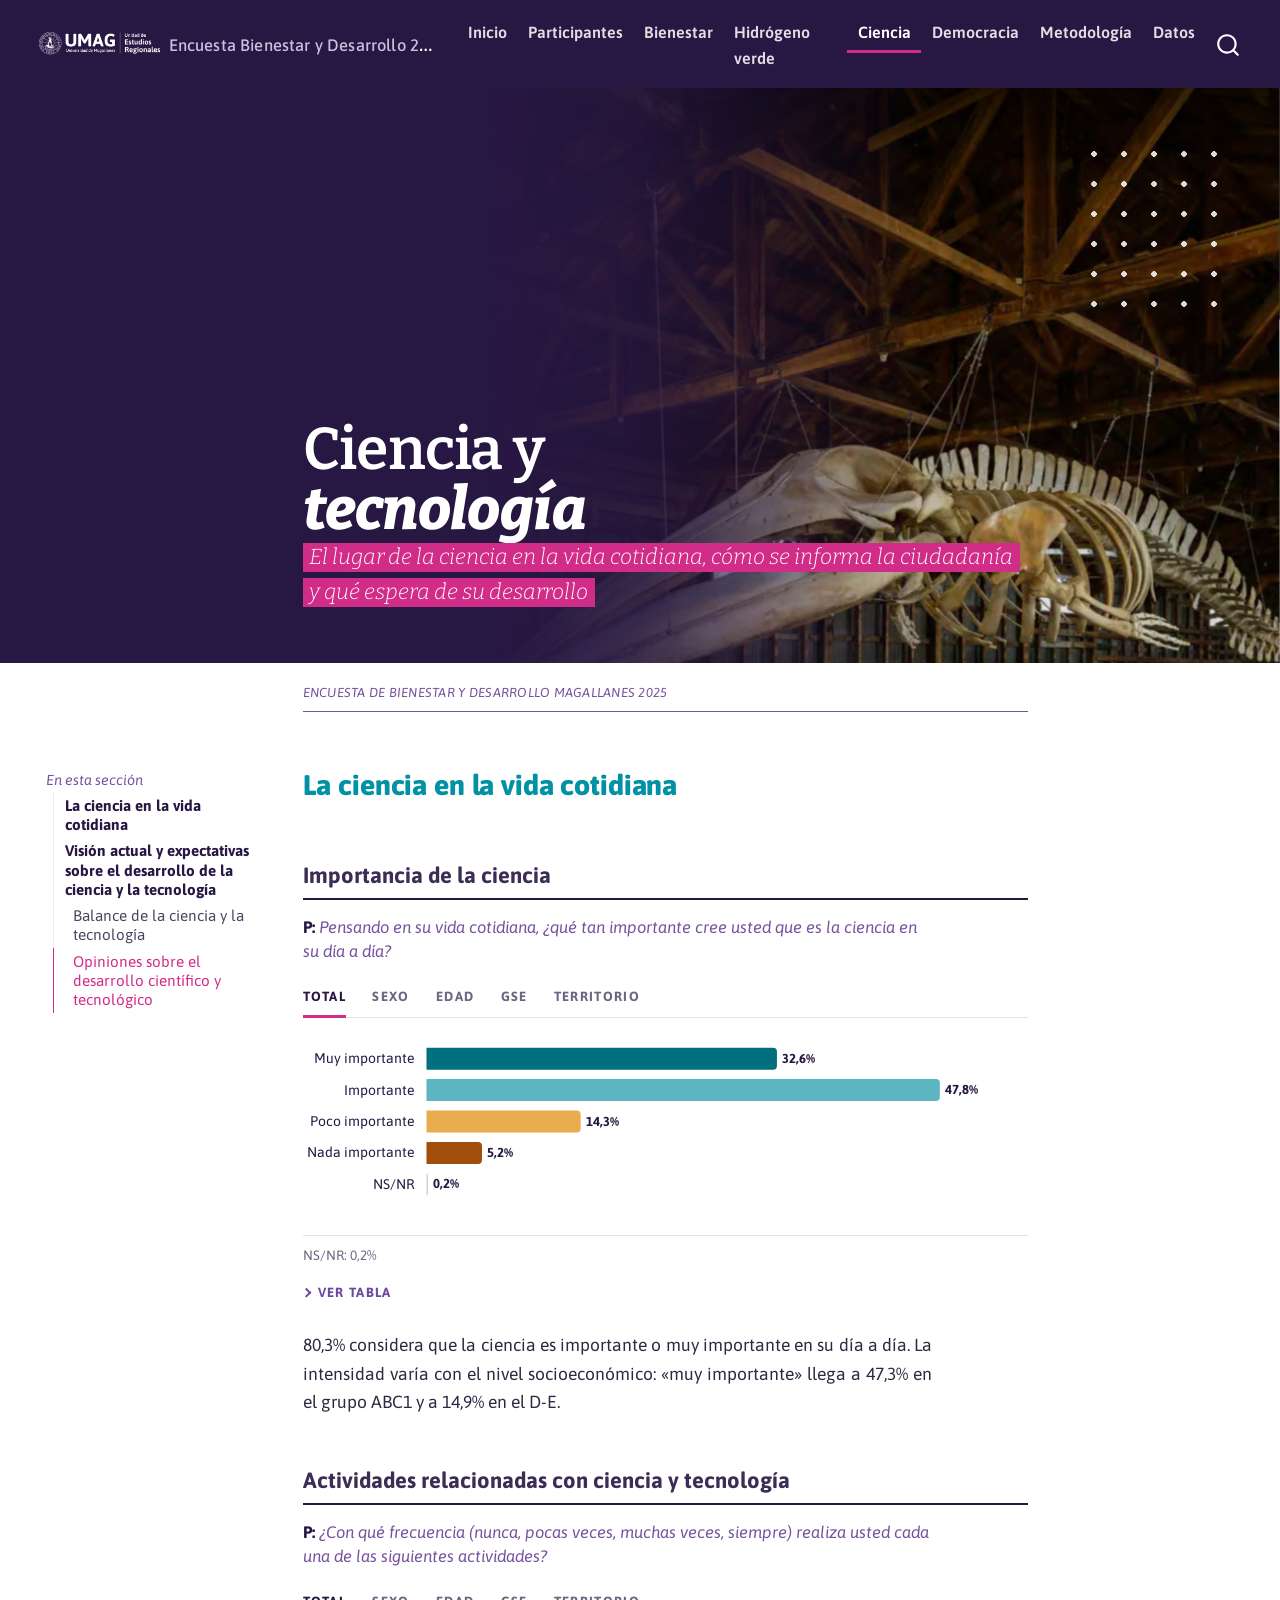
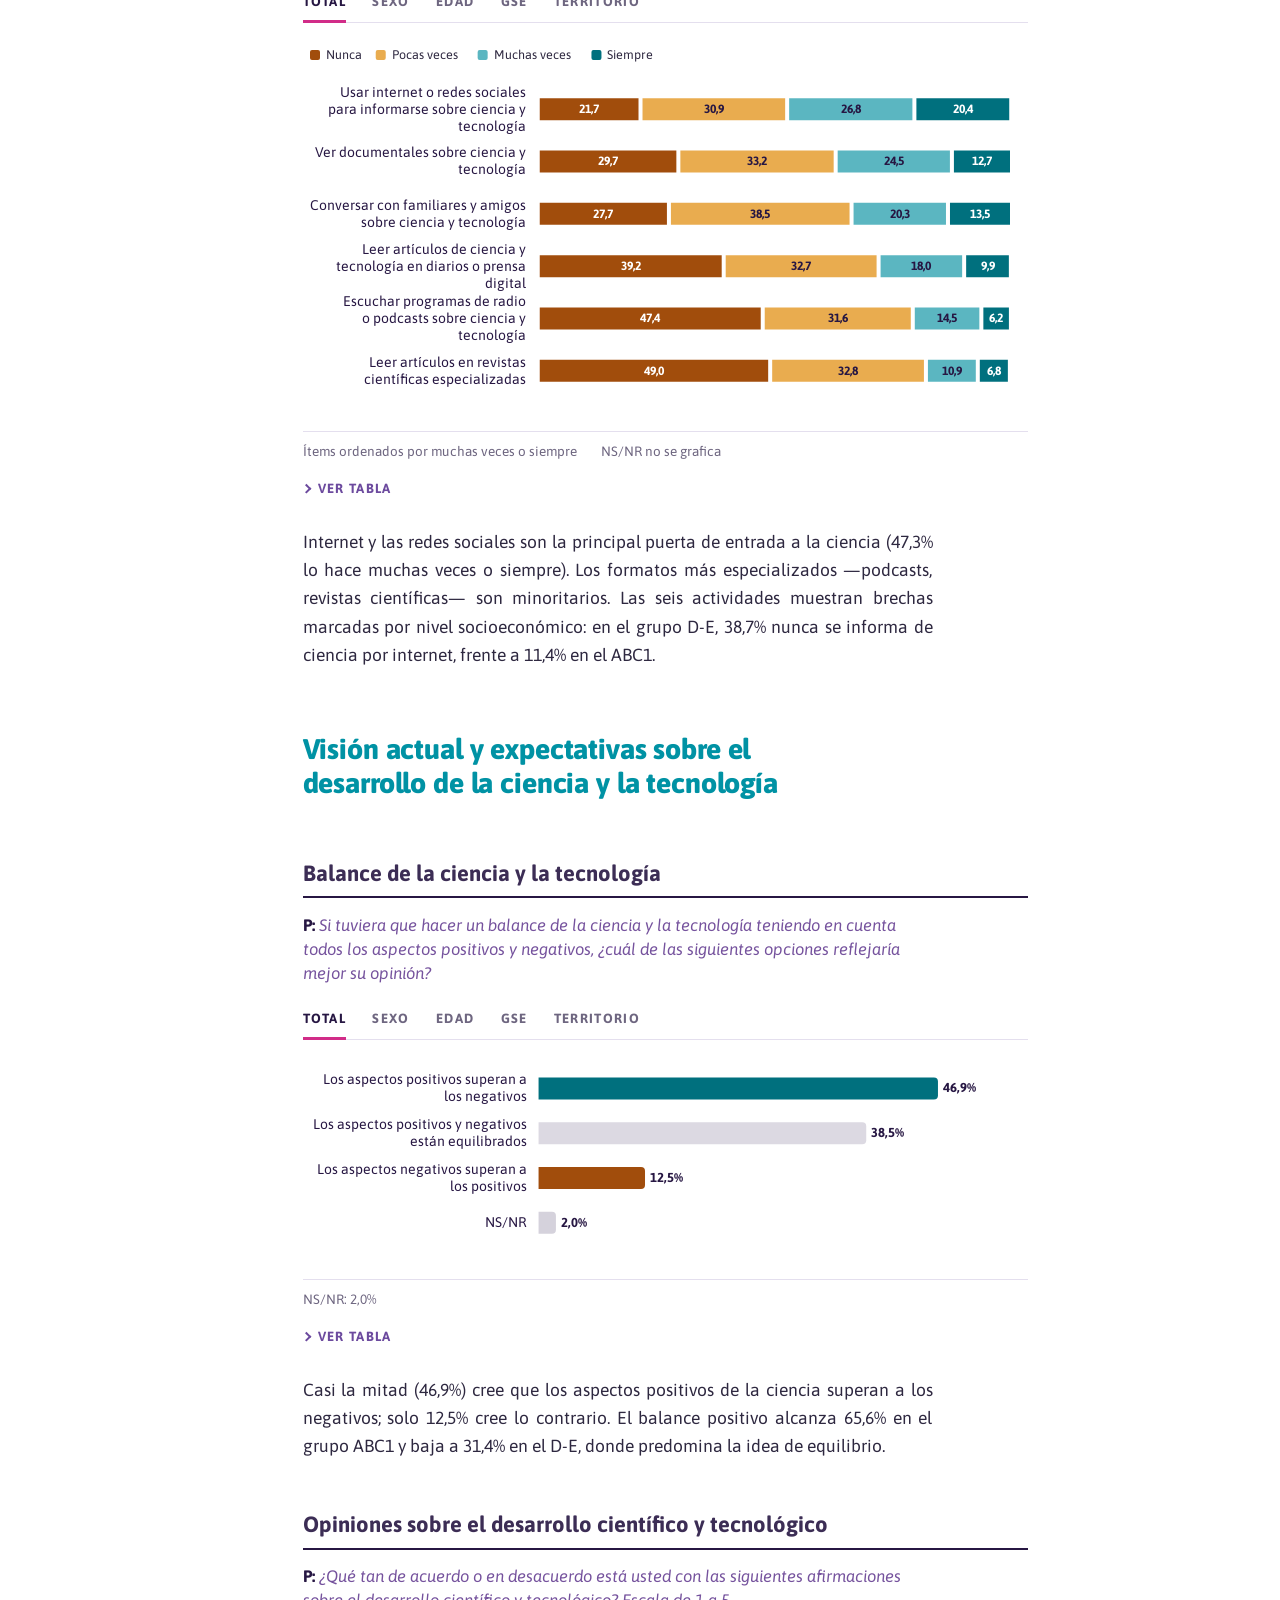
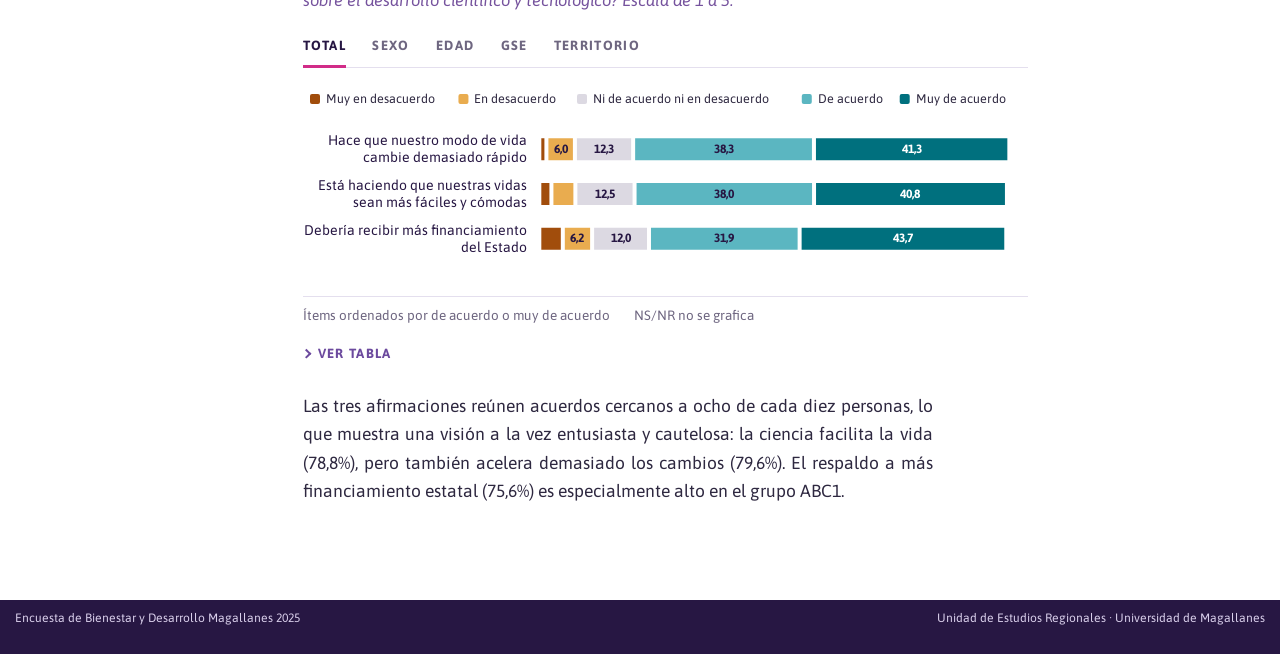
<file: ciencia.html>
<!DOCTYPE html>
<html xmlns="http://www.w3.org/1999/xhtml" lang="es" xml:lang="es"><head>

<meta charset="utf-8">
<meta name="generator" content="quarto-1.8.24">

<meta name="viewport" content="width=device-width, initial-scale=1.0, user-scalable=yes">

<meta name="description" content="Importancia de la ciencia, consumo de contenidos científicos y opiniones sobre el desarrollo científico y tecnológico.">

<title>Ciencia y tecnología · EBD Magallanes 2025 – EBD Magallanes 2025</title>
<style>
code{white-space: pre-wrap;}
span.smallcaps{font-variant: small-caps;}
div.columns{display: flex; gap: min(4vw, 1.5em);}
div.column{flex: auto; overflow-x: auto;}
div.hanging-indent{margin-left: 1.5em; text-indent: -1.5em;}
ul.task-list{list-style: none;}
ul.task-list li input[type="checkbox"] {
  width: 0.8em;
  margin: 0 0.8em 0.2em -1em; /* quarto-specific, see https://github.com/quarto-dev/quarto-cli/issues/4556 */ 
  vertical-align: middle;
}
</style>


<script src="site_libs/quarto-nav/quarto-nav.js"></script>
<script src="site_libs/quarto-nav/headroom.min.js"></script>
<script src="site_libs/clipboard/clipboard.min.js"></script>
<script src="site_libs/quarto-search/autocomplete.umd.js"></script>
<script src="site_libs/quarto-search/fuse.min.js"></script>
<script src="site_libs/quarto-search/quarto-search.js"></script>
<meta name="quarto:offset" content="./">
<link href="./img/favicon.png" rel="icon" type="image/png">
<script src="site_libs/quarto-html/quarto.js" type="module"></script>
<script src="site_libs/quarto-html/tabsets/tabsets.js" type="module"></script>
<script src="site_libs/quarto-html/axe/axe-check.js" type="module"></script>
<script src="site_libs/quarto-html/popper.min.js"></script>
<script src="site_libs/quarto-html/tippy.umd.min.js"></script>
<script src="site_libs/quarto-html/anchor.min.js"></script>
<link href="site_libs/quarto-html/tippy.css" rel="stylesheet">
<link href="site_libs/quarto-html/quarto-syntax-highlighting-dc55a5b9e770e841cd82e46aadbfb9b0.css" rel="stylesheet" id="quarto-text-highlighting-styles">
<script src="site_libs/bootstrap/bootstrap.min.js"></script>
<link href="site_libs/bootstrap/bootstrap-icons.css" rel="stylesheet">
<link href="site_libs/bootstrap/bootstrap-468c7059e28b99bac9483d6b16d7ec14.min.css" rel="stylesheet" append-hash="true" id="quarto-bootstrap" data-mode="light">
<script id="quarto-search-options" type="application/json">{
  "location": "navbar",
  "copy-button": false,
  "collapse-after": 3,
  "panel-placement": "end",
  "type": "overlay",
  "limit": 50,
  "keyboard-shortcut": [
    "f",
    "/",
    "s"
  ],
  "show-item-context": false,
  "language": {
    "search-no-results-text": "No se han encontrado resultados",
    "search-matching-documents-text": "documentos encontrados",
    "search-copy-link-title": "Copiar el enlace en la búsqueda",
    "search-hide-matches-text": "Ocultar resultados adicionales",
    "search-more-match-text": "resultado adicional en este documento",
    "search-more-matches-text": "resultados adicionales en este documento",
    "search-clear-button-title": "Borrar",
    "search-text-placeholder": "",
    "search-detached-cancel-button-title": "Cancelar",
    "search-submit-button-title": "Enviar",
    "search-label": "Buscar"
  }
}</script>
<style>html{ scroll-behavior: smooth; }</style>
<style>

      .quarto-title-block .quarto-title-banner {
        background-image: url(img/fotos/ciencia.jpg);
background-size: cover;
      }
</style>
<script src="site_libs/htmlwidgets-1.6.4/htmlwidgets.js"></script>
<script src="site_libs/echarts4r-6.0.0/echarts.min.js"></script>
<script src="site_libs/echarts4r-6.0.0/ecStat.min.js"></script>
<script src="site_libs/echarts4r-6.0.0/dataTool.min.js"></script>
<script src="site_libs/echarts4r-binding-0.5.0/echarts4r.js"></script>


</head>

<body class="floating nav-fixed quarto-light">

<div id="quarto-search-results"></div>
  <header id="quarto-header" class="headroom fixed-top quarto-banner">
    <nav class="navbar navbar-expand-lg " data-bs-theme="dark">
      <div class="navbar-container container-fluid">
      <div class="navbar-brand-container mx-auto">
    <a href="./index.html" class="navbar-brand navbar-brand-logo">
    <img src="./img/logo_uer_blanco.png" alt="Unidad de Estudios Regionales — UMAG" class="navbar-logo light-content">
    <img src="./img/logo_uer_blanco.png" alt="Unidad de Estudios Regionales — UMAG" class="navbar-logo dark-content">
    </a>
    <a class="navbar-brand" href="./index.html">
    <span class="navbar-title">Encuesta Bienestar y Desarrollo 2025</span>
    </a>
  </div>
            <div id="quarto-search" class="" title="Buscar"></div>
          <button class="navbar-toggler" type="button" data-bs-toggle="collapse" data-bs-target="#navbarCollapse" aria-controls="navbarCollapse" role="menu" aria-expanded="false" aria-label="Navegación de palanca" onclick="if (window.quartoToggleHeadroom) { window.quartoToggleHeadroom(); }">
  <span class="navbar-toggler-icon"></span>
</button>
          <div class="collapse navbar-collapse" id="navbarCollapse">
            <ul class="navbar-nav navbar-nav-scroll me-auto">
  <li class="nav-item">
    <a class="nav-link" href="./index.html"> 
<span class="menu-text">Inicio</span></a>
  </li>  
  <li class="nav-item">
    <a class="nav-link" href="./perfil.html"> 
<span class="menu-text">Participantes</span></a>
  </li>  
  <li class="nav-item">
    <a class="nav-link" href="./bienestar.html"> 
<span class="menu-text">Bienestar</span></a>
  </li>  
  <li class="nav-item">
    <a class="nav-link" href="./hidrogeno.html"> 
<span class="menu-text">Hidrógeno verde</span></a>
  </li>  
  <li class="nav-item">
    <a class="nav-link active" href="./ciencia.html" aria-current="page"> 
<span class="menu-text">Ciencia</span></a>
  </li>  
  <li class="nav-item">
    <a class="nav-link" href="./democracia.html"> 
<span class="menu-text">Democracia</span></a>
  </li>  
  <li class="nav-item">
    <a class="nav-link" href="./metodologia.html"> 
<span class="menu-text">Metodología</span></a>
  </li>  
  <li class="nav-item">
    <a class="nav-link" href="./datos.html"> 
<span class="menu-text">Datos</span></a>
  </li>  
</ul>
          </div> <!-- /navcollapse -->
            <div class="quarto-navbar-tools">
</div>
      </div> <!-- /container-fluid -->
    </nav>
</header>
<!-- content -->
<header id="title-block-header" class="quarto-title-block default toc-left page-columns page-full">
  <div class="quarto-title-banner page-columns page-full">
    <div class="quarto-title column-body">
      <h1 class="title">Ciencia y <em>tecnología</em></h1>
            <p class="subtitle lead">El lugar de la ciencia en la vida cotidiana, cómo se informa la ciudadanía y qué espera de su desarrollo</p>
                  <div>
        <div class="description">
          Importancia de la ciencia, consumo de contenidos científicos y opiniones sobre el desarrollo científico y tecnológico.
        </div>
      </div>
                </div>
  </div>
    
  
  <div class="quarto-title-meta">

      
    
      
    </div>
    
  
  </header><div id="quarto-content" class="quarto-container page-columns page-rows-contents page-layout-article page-navbar">
<!-- sidebar -->
  <nav id="quarto-sidebar" class="sidebar collapse collapse-horizontal quarto-sidebar-collapse-item sidebar-navigation floating overflow-auto">
    <nav id="TOC" role="doc-toc" class="toc-active">
    <h2 id="toc-title">En esta sección</h2>
   
  <ul>
  <li><a href="#la-ciencia-en-la-vida-cotidiana" id="toc-la-ciencia-en-la-vida-cotidiana" class="nav-link active" data-scroll-target="#la-ciencia-en-la-vida-cotidiana">La ciencia en la vida cotidiana</a>
  <ul class="collapse">
  <li><a href="#c1" id="toc-c1" class="nav-link" data-scroll-target="#c1">Importancia de la ciencia</a></li>
  <li><a href="#c2" id="toc-c2" class="nav-link" data-scroll-target="#c2">Actividades relacionadas con ciencia y tecnología</a></li>
  </ul></li>
  <li><a href="#visión-actual-y-expectativas-sobre-el-desarrollo-de-la-ciencia-y-la-tecnología" id="toc-visión-actual-y-expectativas-sobre-el-desarrollo-de-la-ciencia-y-la-tecnología" class="nav-link" data-scroll-target="#visión-actual-y-expectativas-sobre-el-desarrollo-de-la-ciencia-y-la-tecnología">Visión actual y expectativas sobre el desarrollo de la ciencia y la tecnología</a>
  <ul class="collapse">
  <li><a href="#c3" id="toc-c3" class="nav-link" data-scroll-target="#c3">Balance de la ciencia y la tecnología</a></li>
  <li><a href="#c4" id="toc-c4" class="nav-link" data-scroll-target="#c4">Opiniones sobre el desarrollo científico y tecnológico</a></li>
  </ul></li>
  </ul>
</nav>
</nav>
<div id="quarto-sidebar-glass" class="quarto-sidebar-collapse-item" data-bs-toggle="collapse" data-bs-target=".quarto-sidebar-collapse-item"></div>
<!-- margin-sidebar -->
    <div id="quarto-margin-sidebar" class="sidebar margin-sidebar zindex-bottom">
    </div>
<!-- main -->
<main class="content quarto-banner-title-block" id="quarto-document-content">





<section id="la-ciencia-en-la-vida-cotidiana" class="level2">
<h2 class="anchored" data-anchor-id="la-ciencia-en-la-vida-cotidiana">La ciencia en la vida cotidiana</h2>
<section id="c1" class="level3">
<h3 class="anchored" data-anchor-id="c1">Importancia de la ciencia</h3>
<div class="cell">
<div class="cell-output-display">
<div class="q-bloque" id="q-c1">
<p class="q-texto">
<b>P:</b>
 
Pensando en su vida cotidiana, ¿qué tan importante cree usted que es la ciencia en su día a día?
</p>
<div class="q-tabs" role="tablist" aria-label="Desagregación">
<button class="q-tab activo" type="button" role="tab" aria-selected="true" data-panel="c1-1">Total</button>
<button class="q-tab " type="button" role="tab" aria-selected="false" data-panel="c1-2">Sexo</button>
<button class="q-tab " type="button" role="tab" aria-selected="false" data-panel="c1-3">Edad</button>
<button class="q-tab " type="button" role="tab" aria-selected="false" data-panel="c1-4">GSE</button>
<button class="q-tab " type="button" role="tab" aria-selected="false" data-panel="c1-5">Territorio</button>
</div>
<div class="q-paneles">
<div class="q-panel activo" id="c1-1" role="tabpanel">
<div class="ec-wrap" data-alto="189" data-alto-movil="240">
<div id="htmlwidget-5f5ceea7eed9914ec61d" style="width:100%;height:189px;" class="echarts4r html-widget"></div>
<script type="application/json" data-for="htmlwidget-5f5ceea7eed9914ec61d">{"x":{"theme":"","tl":false,"draw":true,"renderer":"canvas","events":[],"buttons":[],"opts":{"baseOption":{"textStyle":{"fontFamily":"'Asap', system-ui, sans-serif","color":"#2e2840"},"animationDuration":500,"grid":{"left":8,"right":64,"top":6,"bottom":6,"containLabel":true},"xAxis":{"type":"value","show":false},"yAxis":{"type":"category","data":["Muy importante","Importante","Poco importante","Nada importante","NS/NR"],"inverse":true,"axisTick":{"show":false},"axisLine":{"show":false},"axisLabel":{"color":"#271743","fontSize":14,"lineHeight":17,"margin":12,"interval":0}},"tooltip":{"backgroundColor":"#ffffff","borderColor":"#d9d3e4","borderWidth":1,"padding":[8,12],"textStyle":{"color":"#271743","fontFamily":"'Asap', system-ui, sans-serif","fontSize":13},"extraCssText":"box-shadow:0 6px 18px rgba(39,23,67,.16);border-radius:2px;border-top:3px solid #d12c88;","trigger":"item","formatter":"function(p){var f=function(v){return (Math.round(v*10)/10).toFixed(1).replace('.', ',');};return '<b>'+p.name.replace(/\\n/g,' ')+'<\/b><br>'+f(p.value)+'%';}"},"series":[{"type":"bar","data":[{"value":32.6,"n":214,"itemStyle":{"color":"#00707e"}},{"value":47.75,"n":306,"itemStyle":{"color":"#5bb6c1"}},{"value":14.34,"n":100,"itemStyle":{"color":"#e9ac4f"}},{"value":5.16,"n":33,"itemStyle":{"color":"#a14d0c"}},{"value":0.15,"n":2,"itemStyle":{"color":"#d5d2dc"}}],"barMaxWidth":22,"barCategoryGap":"28%","itemStyle":{"borderRadius":[0,4,4,0]},"label":{"show":true,"position":"right","color":"#271743","fontWeight":"bold","fontSize":13,"formatter":"function(p){var f=function(v){return (Math.round(v*10)/10).toFixed(1).replace('.', ',');};return f(p.value)+'%';}"},"emphasis":{"itemStyle":{"opacity":0.85}}}]},"media":[{"query":{"maxWidth":560},"option":{"grid":{"left":0,"right":52,"top":4,"bottom":4,"containLabel":false},"yAxis":{"data":["Muy importante","Importante","Poco importante","Nada importante","NS/NR"],"axisLabel":{"inside":true,"verticalAlign":"bottom","align":"left","padding":[0,0,11,0],"margin":0,"fontSize":12.5,"lineHeight":15,"width":300,"overflow":"truncate"}},"series":[{"barMaxWidth":14}]}}]},"dispose":true},"evals":["opts.baseOption.tooltip.formatter","opts.baseOption.series.0.label.formatter"],"jsHooks":[]}</script>
</div>
<div class="q-pie"><span>NS/NR: 0,2%</span></div>
</div>
<div class="q-panel " id="c1-2" role="tabpanel">
<div class="ec-wrap" data-alto="170" data-alto-movil="220">
<div id="htmlwidget-fbea2bab678f64ae7fa8" style="width:100%;height:170px;" class="echarts4r html-widget"></div>
<script type="application/json" data-for="htmlwidget-fbea2bab678f64ae7fa8">{"x":{"theme":"","tl":false,"draw":true,"renderer":"canvas","events":[],"buttons":[],"opts":{"baseOption":{"textStyle":{"fontFamily":"'Asap', system-ui, sans-serif","color":"#2e2840"},"animationDuration":500,"legend":{"top":0,"left":0,"itemWidth":12,"itemHeight":12,"icon":"roundRect","textStyle":{"fontSize":12.5,"color":"#2e2840"}},"grid":{"left":8,"right":16,"top":40,"bottom":6,"containLabel":true},"xAxis":{"type":"value","show":false,"max":100},"yAxis":{"type":"category","data":["Total","Mujer","Hombre"],"inverse":true,"axisTick":{"show":false},"axisLine":{"show":false},"axisLabel":{"color":"#271743","fontSize":14,"lineHeight":17,"margin":12,"interval":0}},"tooltip":{"backgroundColor":"#ffffff","borderColor":"#d9d3e4","borderWidth":1,"padding":[8,12],"textStyle":{"color":"#271743","fontFamily":"'Asap', system-ui, sans-serif","fontSize":13},"extraCssText":"box-shadow:0 6px 18px rgba(39,23,67,.16);border-radius:2px;border-top:3px solid #d12c88;","trigger":"item","formatter":"function(p){var f=function(v){return (Math.round(v*10)/10).toFixed(1).replace('.', ',');};return '<b>'+p.name.replace(/\\n/g,' ')+'<\/b><br>'+p.marker+p.seriesName+': <b>'+f(p.value)+'%<\/b>';}"},"series":[{"name":"Nada importante","type":"bar","stack":"total","data":[{"value":5.16,"n":33},{"value":4.11,"n":13},{"value":6.17,"n":20}],"barMaxWidth":26,"itemStyle":{"color":"#a14d0c","borderColor":"#ffffff","borderWidth":2},"label":{"show":true,"position":"inside","color":"#ffffff","fontWeight":"bold","fontSize":12,"formatter":"function(p){var f=function(v){return (Math.round(v*10)/10).toFixed(1).replace('.', ',');};return p.value>=3?f(p.value):'';}"},"labelLayout":"function(p){return (p.labelRect.width + 6 > p.rect.width) ? {fontSize: 0.01} : {hideOverlap: true};}","emphasis":{"focus":"series"}},{"name":"Poco importante","type":"bar","stack":"total","data":[{"value":14.34,"n":100},{"value":15.27,"n":53},{"value":13.45,"n":47}],"barMaxWidth":26,"itemStyle":{"color":"#e9ac4f","borderColor":"#ffffff","borderWidth":2},"label":{"show":true,"position":"inside","color":"#271743","fontWeight":"bold","fontSize":12,"formatter":"function(p){var f=function(v){return (Math.round(v*10)/10).toFixed(1).replace('.', ',');};return p.value>=3?f(p.value):'';}"},"labelLayout":"function(p){return (p.labelRect.width + 6 > p.rect.width) ? {fontSize: 0.01} : {hideOverlap: true};}","emphasis":{"focus":"series"}},{"name":"Importante","type":"bar","stack":"total","data":[{"value":47.75,"n":306},{"value":52.61,"n":165},{"value":43.11,"n":141}],"barMaxWidth":26,"itemStyle":{"color":"#5bb6c1","borderColor":"#ffffff","borderWidth":2},"label":{"show":true,"position":"inside","color":"#271743","fontWeight":"bold","fontSize":12,"formatter":"function(p){var f=function(v){return (Math.round(v*10)/10).toFixed(1).replace('.', ',');};return p.value>=3?f(p.value):'';}"},"labelLayout":"function(p){return (p.labelRect.width + 6 > p.rect.width) ? {fontSize: 0.01} : {hideOverlap: true};}","emphasis":{"focus":"series"}},{"name":"Muy importante","type":"bar","stack":"total","data":[{"value":32.6,"n":214},{"value":27.85,"n":85},{"value":37.13,"n":129}],"barMaxWidth":26,"itemStyle":{"color":"#00707e","borderColor":"#ffffff","borderWidth":2},"label":{"show":true,"position":"inside","color":"#ffffff","fontWeight":"bold","fontSize":12,"formatter":"function(p){var f=function(v){return (Math.round(v*10)/10).toFixed(1).replace('.', ',');};return p.value>=3?f(p.value):'';}"},"labelLayout":"function(p){return (p.labelRect.width + 6 > p.rect.width) ? {fontSize: 0.01} : {hideOverlap: true};}","emphasis":{"focus":"series"}}]},"media":[{"query":{"maxWidth":560},"option":{"legend":{"type":"plain"},"grid":{"left":0,"right":2,"top":66,"bottom":4,"containLabel":false},"yAxis":{"data":["Total","Mujer","Hombre"],"axisLabel":{"inside":true,"verticalAlign":"bottom","align":"left","padding":[0,0,14,0],"margin":0,"fontSize":12.5,"lineHeight":15,"width":300,"overflow":"truncate"}},"series":[{"barMaxWidth":18},{"barMaxWidth":18},{"barMaxWidth":18},{"barMaxWidth":18}]}}]},"dispose":true},"evals":["opts.baseOption.tooltip.formatter","opts.baseOption.series.0.label.formatter","opts.baseOption.series.0.labelLayout","opts.baseOption.series.1.label.formatter","opts.baseOption.series.1.labelLayout","opts.baseOption.series.2.label.formatter","opts.baseOption.series.2.labelLayout","opts.baseOption.series.3.label.formatter","opts.baseOption.series.3.labelLayout"],"jsHooks":[]}</script>
</div>
</div>
<div class="q-panel " id="c1-3" role="tabpanel">
<div class="ec-wrap" data-alto="250" data-alto-movil="320">
<div id="htmlwidget-1687feab74822c53243c" style="width:100%;height:250px;" class="echarts4r html-widget"></div>
<script type="application/json" data-for="htmlwidget-1687feab74822c53243c">{"x":{"theme":"","tl":false,"draw":true,"renderer":"canvas","events":[],"buttons":[],"opts":{"baseOption":{"textStyle":{"fontFamily":"'Asap', system-ui, sans-serif","color":"#2e2840"},"animationDuration":500,"legend":{"top":0,"left":0,"itemWidth":12,"itemHeight":12,"icon":"roundRect","textStyle":{"fontSize":12.5,"color":"#2e2840"}},"grid":{"left":8,"right":16,"top":40,"bottom":6,"containLabel":true},"xAxis":{"type":"value","show":false,"max":100},"yAxis":{"type":"category","data":["Total","18-29","30-44","45-59","60+"],"inverse":true,"axisTick":{"show":false},"axisLine":{"show":false},"axisLabel":{"color":"#271743","fontSize":14,"lineHeight":17,"margin":12,"interval":0}},"tooltip":{"backgroundColor":"#ffffff","borderColor":"#d9d3e4","borderWidth":1,"padding":[8,12],"textStyle":{"color":"#271743","fontFamily":"'Asap', system-ui, sans-serif","fontSize":13},"extraCssText":"box-shadow:0 6px 18px rgba(39,23,67,.16);border-radius:2px;border-top:3px solid #d12c88;","trigger":"item","formatter":"function(p){var f=function(v){return (Math.round(v*10)/10).toFixed(1).replace('.', ',');};return '<b>'+p.name.replace(/\\n/g,' ')+'<\/b><br>'+p.marker+p.seriesName+': <b>'+f(p.value)+'%<\/b>';}"},"series":[{"name":"Nada importante","type":"bar","stack":"total","data":[{"value":5.16,"n":33},{"value":3.29,"n":3},{"value":2.47,"n":5},{"value":6.63,"n":10},{"value":8.859999999999999,"n":15}],"barMaxWidth":26,"itemStyle":{"color":"#a14d0c","borderColor":"#ffffff","borderWidth":2},"label":{"show":true,"position":"inside","color":"#ffffff","fontWeight":"bold","fontSize":12,"formatter":"function(p){var f=function(v){return (Math.round(v*10)/10).toFixed(1).replace('.', ',');};return p.value>=3?f(p.value):'';}"},"labelLayout":"function(p){return (p.labelRect.width + 6 > p.rect.width) ? {fontSize: 0.01} : {hideOverlap: true};}","emphasis":{"focus":"series"}},{"name":"Poco importante","type":"bar","stack":"total","data":[{"value":14.34,"n":100},{"value":13.43,"n":12},{"value":15.49,"n":30},{"value":15.6,"n":34},{"value":12.02,"n":24}],"barMaxWidth":26,"itemStyle":{"color":"#e9ac4f","borderColor":"#ffffff","borderWidth":2},"label":{"show":true,"position":"inside","color":"#271743","fontWeight":"bold","fontSize":12,"formatter":"function(p){var f=function(v){return (Math.round(v*10)/10).toFixed(1).replace('.', ',');};return p.value>=3?f(p.value):'';}"},"labelLayout":"function(p){return (p.labelRect.width + 6 > p.rect.width) ? {fontSize: 0.01} : {hideOverlap: true};}","emphasis":{"focus":"series"}},{"name":"Importante","type":"bar","stack":"total","data":[{"value":47.75,"n":306},{"value":46.9,"n":44},{"value":47.71,"n":88},{"value":46.24,"n":83},{"value":50.15,"n":91}],"barMaxWidth":26,"itemStyle":{"color":"#5bb6c1","borderColor":"#ffffff","borderWidth":2},"label":{"show":true,"position":"inside","color":"#271743","fontWeight":"bold","fontSize":12,"formatter":"function(p){var f=function(v){return (Math.round(v*10)/10).toFixed(1).replace('.', ',');};return p.value>=3?f(p.value):'';}"},"labelLayout":"function(p){return (p.labelRect.width + 6 > p.rect.width) ? {fontSize: 0.01} : {hideOverlap: true};}","emphasis":{"focus":"series"}},{"name":"Muy importante","type":"bar","stack":"total","data":[{"value":32.6,"n":214},{"value":36.37,"n":34},{"value":34.33,"n":69},{"value":31.23,"n":59},{"value":28.64,"n":52}],"barMaxWidth":26,"itemStyle":{"color":"#00707e","borderColor":"#ffffff","borderWidth":2},"label":{"show":true,"position":"inside","color":"#ffffff","fontWeight":"bold","fontSize":12,"formatter":"function(p){var f=function(v){return (Math.round(v*10)/10).toFixed(1).replace('.', ',');};return p.value>=3?f(p.value):'';}"},"labelLayout":"function(p){return (p.labelRect.width + 6 > p.rect.width) ? {fontSize: 0.01} : {hideOverlap: true};}","emphasis":{"focus":"series"}}]},"media":[{"query":{"maxWidth":560},"option":{"legend":{"type":"plain"},"grid":{"left":0,"right":2,"top":66,"bottom":4,"containLabel":false},"yAxis":{"data":["Total","18-29","30-44","45-59","60+"],"axisLabel":{"inside":true,"verticalAlign":"bottom","align":"left","padding":[0,0,14,0],"margin":0,"fontSize":12.5,"lineHeight":15,"width":300,"overflow":"truncate"}},"series":[{"barMaxWidth":18},{"barMaxWidth":18},{"barMaxWidth":18},{"barMaxWidth":18}]}}]},"dispose":true},"evals":["opts.baseOption.tooltip.formatter","opts.baseOption.series.0.label.formatter","opts.baseOption.series.0.labelLayout","opts.baseOption.series.1.label.formatter","opts.baseOption.series.1.labelLayout","opts.baseOption.series.2.label.formatter","opts.baseOption.series.2.labelLayout","opts.baseOption.series.3.label.formatter","opts.baseOption.series.3.labelLayout"],"jsHooks":[]}</script>
</div>
</div>
<div class="q-panel " id="c1-4" role="tabpanel">
<div class="ec-wrap" data-alto="210" data-alto-movil="270">
<div id="htmlwidget-1e8dbf94960069e9c1a6" style="width:100%;height:210px;" class="echarts4r html-widget"></div>
<script type="application/json" data-for="htmlwidget-1e8dbf94960069e9c1a6">{"x":{"theme":"","tl":false,"draw":true,"renderer":"canvas","events":[],"buttons":[],"opts":{"baseOption":{"textStyle":{"fontFamily":"'Asap', system-ui, sans-serif","color":"#2e2840"},"animationDuration":500,"legend":{"top":0,"left":0,"itemWidth":12,"itemHeight":12,"icon":"roundRect","textStyle":{"fontSize":12.5,"color":"#2e2840"}},"grid":{"left":8,"right":16,"top":40,"bottom":6,"containLabel":true},"xAxis":{"type":"value","show":false,"max":100},"yAxis":{"type":"category","data":["Total","ABC1","C2-C3","D-E"],"inverse":true,"axisTick":{"show":false},"axisLine":{"show":false},"axisLabel":{"color":"#271743","fontSize":14,"lineHeight":17,"margin":12,"interval":0}},"tooltip":{"backgroundColor":"#ffffff","borderColor":"#d9d3e4","borderWidth":1,"padding":[8,12],"textStyle":{"color":"#271743","fontFamily":"'Asap', system-ui, sans-serif","fontSize":13},"extraCssText":"box-shadow:0 6px 18px rgba(39,23,67,.16);border-radius:2px;border-top:3px solid #d12c88;","trigger":"item","formatter":"function(p){var f=function(v){return (Math.round(v*10)/10).toFixed(1).replace('.', ',');};return '<b>'+p.name.replace(/\\n/g,' ')+'<\/b><br>'+p.marker+p.seriesName+': <b>'+f(p.value)+'%<\/b>';}"},"series":[{"name":"Nada importante","type":"bar","stack":"total","data":[{"value":5.16,"n":33},{"value":1.25,"n":2},{"value":6.04,"n":19},{"value":7.79,"n":12}],"barMaxWidth":26,"itemStyle":{"color":"#a14d0c","borderColor":"#ffffff","borderWidth":2},"label":{"show":true,"position":"inside","color":"#ffffff","fontWeight":"bold","fontSize":12,"formatter":"function(p){var f=function(v){return (Math.round(v*10)/10).toFixed(1).replace('.', ',');};return p.value>=3?f(p.value):'';}"},"labelLayout":"function(p){return (p.labelRect.width + 6 > p.rect.width) ? {fontSize: 0.01} : {hideOverlap: true};}","emphasis":{"focus":"series"}},{"name":"Poco importante","type":"bar","stack":"total","data":[{"value":14.34,"n":100},{"value":11.45,"n":19},{"value":13.8,"n":54},{"value":19.37,"n":27}],"barMaxWidth":26,"itemStyle":{"color":"#e9ac4f","borderColor":"#ffffff","borderWidth":2},"label":{"show":true,"position":"inside","color":"#271743","fontWeight":"bold","fontSize":12,"formatter":"function(p){var f=function(v){return (Math.round(v*10)/10).toFixed(1).replace('.', ',');};return p.value>=3?f(p.value):'';}"},"labelLayout":"function(p){return (p.labelRect.width + 6 > p.rect.width) ? {fontSize: 0.01} : {hideOverlap: true};}","emphasis":{"focus":"series"}},{"name":"Importante","type":"bar","stack":"total","data":[{"value":47.75,"n":306},{"value":40.03,"n":62},{"value":47.69,"n":167},{"value":57.57,"n":77}],"barMaxWidth":26,"itemStyle":{"color":"#5bb6c1","borderColor":"#ffffff","borderWidth":2},"label":{"show":true,"position":"inside","color":"#271743","fontWeight":"bold","fontSize":12,"formatter":"function(p){var f=function(v){return (Math.round(v*10)/10).toFixed(1).replace('.', ',');};return p.value>=3?f(p.value):'';}"},"labelLayout":"function(p){return (p.labelRect.width + 6 > p.rect.width) ? {fontSize: 0.01} : {hideOverlap: true};}","emphasis":{"focus":"series"}},{"name":"Muy importante","type":"bar","stack":"total","data":[{"value":32.6,"n":214},{"value":47.27,"n":78},{"value":32.32,"n":115},{"value":14.89,"n":21}],"barMaxWidth":26,"itemStyle":{"color":"#00707e","borderColor":"#ffffff","borderWidth":2},"label":{"show":true,"position":"inside","color":"#ffffff","fontWeight":"bold","fontSize":12,"formatter":"function(p){var f=function(v){return (Math.round(v*10)/10).toFixed(1).replace('.', ',');};return p.value>=3?f(p.value):'';}"},"labelLayout":"function(p){return (p.labelRect.width + 6 > p.rect.width) ? {fontSize: 0.01} : {hideOverlap: true};}","emphasis":{"focus":"series"}}]},"media":[{"query":{"maxWidth":560},"option":{"legend":{"type":"plain"},"grid":{"left":0,"right":2,"top":66,"bottom":4,"containLabel":false},"yAxis":{"data":["Total","ABC1","C2-C3","D-E"],"axisLabel":{"inside":true,"verticalAlign":"bottom","align":"left","padding":[0,0,14,0],"margin":0,"fontSize":12.5,"lineHeight":15,"width":300,"overflow":"truncate"}},"series":[{"barMaxWidth":18},{"barMaxWidth":18},{"barMaxWidth":18},{"barMaxWidth":18}]}}]},"dispose":true},"evals":["opts.baseOption.tooltip.formatter","opts.baseOption.series.0.label.formatter","opts.baseOption.series.0.labelLayout","opts.baseOption.series.1.label.formatter","opts.baseOption.series.1.labelLayout","opts.baseOption.series.2.label.formatter","opts.baseOption.series.2.labelLayout","opts.baseOption.series.3.label.formatter","opts.baseOption.series.3.labelLayout"],"jsHooks":[]}</script>
</div>
</div>
<div class="q-panel " id="c1-5" role="tabpanel">
<div class="ec-wrap" data-alto="170" data-alto-movil="220">
<div id="htmlwidget-3869da4427179d74f653" style="width:100%;height:170px;" class="echarts4r html-widget"></div>
<script type="application/json" data-for="htmlwidget-3869da4427179d74f653">{"x":{"theme":"","tl":false,"draw":true,"renderer":"canvas","events":[],"buttons":[],"opts":{"baseOption":{"textStyle":{"fontFamily":"'Asap', system-ui, sans-serif","color":"#2e2840"},"animationDuration":500,"legend":{"top":0,"left":0,"itemWidth":12,"itemHeight":12,"icon":"roundRect","textStyle":{"fontSize":12.5,"color":"#2e2840"}},"grid":{"left":8,"right":16,"top":40,"bottom":6,"containLabel":true},"xAxis":{"type":"value","show":false,"max":100},"yAxis":{"type":"category","data":["Total","Pta. Arenas","Resto de la región"],"inverse":true,"axisTick":{"show":false},"axisLine":{"show":false},"axisLabel":{"color":"#271743","fontSize":14,"lineHeight":17,"margin":12,"interval":0}},"tooltip":{"backgroundColor":"#ffffff","borderColor":"#d9d3e4","borderWidth":1,"padding":[8,12],"textStyle":{"color":"#271743","fontFamily":"'Asap', system-ui, sans-serif","fontSize":13},"extraCssText":"box-shadow:0 6px 18px rgba(39,23,67,.16);border-radius:2px;border-top:3px solid #d12c88;","trigger":"item","formatter":"function(p){var f=function(v){return (Math.round(v*10)/10).toFixed(1).replace('.', ',');};return '<b>'+p.name.replace(/\\n/g,' ')+'<\/b><br>'+p.marker+p.seriesName+': <b>'+f(p.value)+'%<\/b>';}"},"series":[{"name":"Nada importante","type":"bar","stack":"total","data":[{"value":5.16,"n":33},{"value":5.73,"n":27},{"value":2.92,"n":6}],"barMaxWidth":26,"itemStyle":{"color":"#a14d0c","borderColor":"#ffffff","borderWidth":2},"label":{"show":true,"position":"inside","color":"#ffffff","fontWeight":"bold","fontSize":12,"formatter":"function(p){var f=function(v){return (Math.round(v*10)/10).toFixed(1).replace('.', ',');};return p.value>=3?f(p.value):'';}"},"labelLayout":"function(p){return (p.labelRect.width + 6 > p.rect.width) ? {fontSize: 0.01} : {hideOverlap: true};}","emphasis":{"focus":"series"}},{"name":"Poco importante","type":"bar","stack":"total","data":[{"value":14.34,"n":100},{"value":13.21,"n":55},{"value":18.8,"n":45}],"barMaxWidth":26,"itemStyle":{"color":"#e9ac4f","borderColor":"#ffffff","borderWidth":2},"label":{"show":true,"position":"inside","color":"#271743","fontWeight":"bold","fontSize":12,"formatter":"function(p){var f=function(v){return (Math.round(v*10)/10).toFixed(1).replace('.', ',');};return p.value>=3?f(p.value):'';}"},"labelLayout":"function(p){return (p.labelRect.width + 6 > p.rect.width) ? {fontSize: 0.01} : {hideOverlap: true};}","emphasis":{"focus":"series"}},{"name":"Importante","type":"bar","stack":"total","data":[{"value":47.75,"n":306},{"value":49.73,"n":214},{"value":39.9,"n":92}],"barMaxWidth":26,"itemStyle":{"color":"#5bb6c1","borderColor":"#ffffff","borderWidth":2},"label":{"show":true,"position":"inside","color":"#271743","fontWeight":"bold","fontSize":12,"formatter":"function(p){var f=function(v){return (Math.round(v*10)/10).toFixed(1).replace('.', ',');};return p.value>=3?f(p.value):'';}"},"labelLayout":"function(p){return (p.labelRect.width + 6 > p.rect.width) ? {fontSize: 0.01} : {hideOverlap: true};}","emphasis":{"focus":"series"}},{"name":"Muy importante","type":"bar","stack":"total","data":[{"value":32.6,"n":214},{"value":31.33,"n":133},{"value":37.62,"n":81}],"barMaxWidth":26,"itemStyle":{"color":"#00707e","borderColor":"#ffffff","borderWidth":2},"label":{"show":true,"position":"inside","color":"#ffffff","fontWeight":"bold","fontSize":12,"formatter":"function(p){var f=function(v){return (Math.round(v*10)/10).toFixed(1).replace('.', ',');};return p.value>=3?f(p.value):'';}"},"labelLayout":"function(p){return (p.labelRect.width + 6 > p.rect.width) ? {fontSize: 0.01} : {hideOverlap: true};}","emphasis":{"focus":"series"}}]},"media":[{"query":{"maxWidth":560},"option":{"legend":{"type":"plain"},"grid":{"left":0,"right":2,"top":66,"bottom":4,"containLabel":false},"yAxis":{"data":["Total","Pta. Arenas","Resto de la región"],"axisLabel":{"inside":true,"verticalAlign":"bottom","align":"left","padding":[0,0,14,0],"margin":0,"fontSize":12.5,"lineHeight":15,"width":300,"overflow":"truncate"}},"series":[{"barMaxWidth":18},{"barMaxWidth":18},{"barMaxWidth":18},{"barMaxWidth":18}]}}]},"dispose":true},"evals":["opts.baseOption.tooltip.formatter","opts.baseOption.series.0.label.formatter","opts.baseOption.series.0.labelLayout","opts.baseOption.series.1.label.formatter","opts.baseOption.series.1.labelLayout","opts.baseOption.series.2.label.formatter","opts.baseOption.series.2.labelLayout","opts.baseOption.series.3.label.formatter","opts.baseOption.series.3.labelLayout"],"jsHooks":[]}</script>
</div>
</div>
</div>
<details class="q-tabla">
<summary>
<span class="q-tabla-ver">Ver tabla</span>
<span class="q-tabla-ocultar">Ocultar tabla</span>
</summary>
<p class="q-tabla-etiqueta">Por sexo, edad, GSE y territorio</p>
<div class="q-tabla-scroll" tabindex="0">

<table class="tabla-cruce caption-top table table-sm table-striped small" aria-label="Pensando en su vida cotidiana, ¿qué tan importante cree usted que es la ciencia en su día a día?">
<colgroup>
<col style="width: 7%">
<col style="width: 7%">
<col style="width: 7%">
<col style="width: 7%">
<col style="width: 7%">
<col style="width: 7%">
<col style="width: 7%">
<col style="width: 7%">
<col style="width: 7%">
<col style="width: 7%">
<col style="width: 7%">
<col style="width: 7%">
<col style="width: 7%">
</colgroup>
<thead>
<tr class="header">
<td rowspan="2"></td>
<th rowspan="2" class="tc-total" data-quarto-table-cell-role="th" scope="col">Total</th>
<th colspan="2" class="tc-cruce" data-quarto-table-cell-role="th" scope="colgroup">Sexo</th>
<th colspan="4" class="tc-cruce" data-quarto-table-cell-role="th" scope="colgroup">Edad</th>
<th colspan="3" class="tc-cruce" data-quarto-table-cell-role="th" scope="colgroup">GSE</th>
<th colspan="2" class="tc-cruce" data-quarto-table-cell-role="th" scope="colgroup">Territorio</th>
</tr>
<tr class="even">
<th class="tc-inicio" data-quarto-table-cell-role="th" scope="col">Mujer</th>
<th data-quarto-table-cell-role="th" scope="col">Hombre</th>
<th class="tc-inicio" data-quarto-table-cell-role="th" scope="col">18-29</th>
<th data-quarto-table-cell-role="th" scope="col">30-44</th>
<th data-quarto-table-cell-role="th" scope="col">45-59</th>
<th data-quarto-table-cell-role="th" scope="col">60+</th>
<th class="tc-inicio" data-quarto-table-cell-role="th" scope="col">ABC1</th>
<th data-quarto-table-cell-role="th" scope="col">C2-C3</th>
<th data-quarto-table-cell-role="th" scope="col">D-E</th>
<th class="tc-inicio" data-quarto-table-cell-role="th" scope="col">Pta.<br>
Arenas</th>
<th data-quarto-table-cell-role="th" scope="col">Resto de<br>
la región</th>
</tr>
</thead>
<tbody>
<tr class="odd">
<th data-quarto-table-cell-role="th" scope="row">Muy importante</th>
<td class="tc-total">32,6</td>
<td class="tc-inicio">27,9</td>
<td>37,1</td>
<td class="tc-inicio">36,4</td>
<td>34,3</td>
<td>31,2</td>
<td>28,6</td>
<td class="tc-inicio">47,3</td>
<td>32,3</td>
<td>14,9</td>
<td class="tc-inicio">31,3</td>
<td>37,6</td>
</tr>
<tr class="even">
<th data-quarto-table-cell-role="th" scope="row">Importante</th>
<td class="tc-total">47,7</td>
<td class="tc-inicio">52,6</td>
<td>43,1</td>
<td class="tc-inicio">46,9</td>
<td>47,7</td>
<td>46,2</td>
<td>50,2</td>
<td class="tc-inicio">40,0</td>
<td>47,7</td>
<td>57,6</td>
<td class="tc-inicio">49,7</td>
<td>39,9</td>
</tr>
<tr class="odd">
<th data-quarto-table-cell-role="th" scope="row">Poco importante</th>
<td class="tc-total">14,3</td>
<td class="tc-inicio">15,3</td>
<td>13,4</td>
<td class="tc-inicio">13,4</td>
<td>15,5</td>
<td>15,6</td>
<td>12,0</td>
<td class="tc-inicio">11,5</td>
<td>13,8</td>
<td>19,4</td>
<td class="tc-inicio">13,2</td>
<td>18,8</td>
</tr>
<tr class="even">
<th data-quarto-table-cell-role="th" scope="row">Nada importante</th>
<td class="tc-total">5,2</td>
<td class="tc-inicio">4,1</td>
<td>6,2</td>
<td class="tc-inicio">3,3</td>
<td>2,5</td>
<td>6,6</td>
<td>8,9</td>
<td class="tc-inicio">1,2</td>
<td>6,0</td>
<td>7,8</td>
<td class="tc-inicio">5,7</td>
<td>2,9</td>
</tr>
<tr class="tc-ns odd">
<th data-quarto-table-cell-role="th" scope="row">NS/NR</th>
<td class="tc-total">0,2</td>
<td class="tc-inicio">0,2</td>
<td>0,2</td>
<td class="tc-inicio">0,0</td>
<td>0,0</td>
<td>0,3</td>
<td>0,3</td>
<td class="tc-inicio">0,0</td>
<td>0,1</td>
<td>0,4</td>
<td class="tc-inicio">0,0</td>
<td>0,8</td>
</tr>
</tbody>
</table>

</div>
</details>
</div>
</div>
</div>
<p>80,3% considera que la ciencia es importante o muy importante en su día a día. La intensidad varía con el nivel socioeconómico: «muy importante» llega a 47,3% en el grupo ABC1 y a 14,9% en el D-E.</p>
</section>
<section id="c2" class="level3">
<h3 class="anchored" data-anchor-id="c2">Actividades relacionadas con ciencia y tecnología</h3>
<div class="cell">
<div class="cell-output-display">
<div class="q-bloque" id="q-c2">
<p class="q-texto">
<b>P:</b>
 
¿Con qué frecuencia (nunca, pocas veces, muchas veces, siempre) realiza usted cada una de las siguientes actividades?
</p>
<div class="q-tabs" role="tablist" aria-label="Desagregación">
<button class="q-tab activo" type="button" role="tab" aria-selected="true" data-panel="c2-1">Total</button>
<button class="q-tab " type="button" role="tab" aria-selected="false" data-panel="c2-2">Sexo</button>
<button class="q-tab " type="button" role="tab" aria-selected="false" data-panel="c2-3">Edad</button>
<button class="q-tab " type="button" role="tab" aria-selected="false" data-panel="c2-4">GSE</button>
<button class="q-tab " type="button" role="tab" aria-selected="false" data-panel="c2-5">Territorio</button>
</div>
<div class="q-paneles">
<div class="q-panel activo" id="c2-1" role="tabpanel">
<div class="ec-wrap" data-alto="380" data-alto-movil="370">
<div id="htmlwidget-9a4949c8c0b96c00941d" style="width:100%;height:380px;" class="echarts4r html-widget"></div>
<script type="application/json" data-for="htmlwidget-9a4949c8c0b96c00941d">{"x":{"theme":"","tl":false,"draw":true,"renderer":"canvas","events":[],"buttons":[],"opts":{"baseOption":{"textStyle":{"fontFamily":"'Asap', system-ui, sans-serif","color":"#2e2840"},"animationDuration":500,"legend":{"top":0,"left":0,"itemWidth":12,"itemHeight":12,"icon":"roundRect","textStyle":{"fontSize":12.5,"color":"#2e2840"}},"grid":{"left":8,"right":16,"top":40,"bottom":6,"containLabel":true},"xAxis":{"type":"value","show":false,"max":100},"yAxis":{"type":"category","data":["Usar internet o redes sociales\npara informarse sobre ciencia y\ntecnología","Ver documentales sobre ciencia y\ntecnología","Conversar con familiares y amigos\nsobre ciencia y tecnología","Leer artículos de ciencia y\ntecnología en diarios o prensa\ndigital","Escuchar programas de radio\no podcasts sobre ciencia y\ntecnología","Leer artículos en revistas\ncientíficas especializadas"],"inverse":true,"axisTick":{"show":false},"axisLine":{"show":false},"axisLabel":{"color":"#271743","fontSize":14,"lineHeight":17,"margin":12,"interval":0}},"tooltip":{"backgroundColor":"#ffffff","borderColor":"#d9d3e4","borderWidth":1,"padding":[8,12],"textStyle":{"color":"#271743","fontFamily":"'Asap', system-ui, sans-serif","fontSize":13},"extraCssText":"box-shadow:0 6px 18px rgba(39,23,67,.16);border-radius:2px;border-top:3px solid #d12c88;","trigger":"item","formatter":"function(p){var f=function(v){return (Math.round(v*10)/10).toFixed(1).replace('.', ',');};return '<b>'+p.name.replace(/\\n/g,' ')+'<\/b><br>'+p.marker+p.seriesName+': <b>'+f(p.value)+'%<\/b>';}"},"series":[{"name":"Nunca","type":"bar","stack":"total","data":[{"value":21.67,"n":136},{"value":29.65,"n":178},{"value":27.66,"n":178},{"value":39.21,"n":250},{"value":47.44,"n":304},{"value":49.01,"n":320}],"barMaxWidth":26,"itemStyle":{"color":"#a14d0c","borderColor":"#ffffff","borderWidth":2},"label":{"show":true,"position":"inside","color":"#ffffff","fontWeight":"bold","fontSize":12,"formatter":"function(p){var f=function(v){return (Math.round(v*10)/10).toFixed(1).replace('.', ',');};return p.value>=3?f(p.value):'';}"},"labelLayout":"function(p){return (p.labelRect.width + 6 > p.rect.width) ? {fontSize: 0.01} : {hideOverlap: true};}","emphasis":{"focus":"series"}},{"name":"Pocas veces","type":"bar","stack":"total","data":[{"value":30.92,"n":201},{"value":33.17,"n":225},{"value":38.51,"n":253},{"value":32.66,"n":214},{"value":31.64,"n":209},{"value":32.84,"n":215}],"barMaxWidth":26,"itemStyle":{"color":"#e9ac4f","borderColor":"#ffffff","borderWidth":2},"label":{"show":true,"position":"inside","color":"#271743","fontWeight":"bold","fontSize":12,"formatter":"function(p){var f=function(v){return (Math.round(v*10)/10).toFixed(1).replace('.', ',');};return p.value>=3?f(p.value):'';}"},"labelLayout":"function(p){return (p.labelRect.width + 6 > p.rect.width) ? {fontSize: 0.01} : {hideOverlap: true};}","emphasis":{"focus":"series"}},{"name":"Muchas veces","type":"bar","stack":"total","data":[{"value":26.83,"n":179},{"value":24.51,"n":161},{"value":20.33,"n":131},{"value":18.04,"n":122},{"value":14.46,"n":96},{"value":10.94,"n":72}],"barMaxWidth":26,"itemStyle":{"color":"#5bb6c1","borderColor":"#ffffff","borderWidth":2},"label":{"show":true,"position":"inside","color":"#271743","fontWeight":"bold","fontSize":12,"formatter":"function(p){var f=function(v){return (Math.round(v*10)/10).toFixed(1).replace('.', ',');};return p.value>=3?f(p.value):'';}"},"labelLayout":"function(p){return (p.labelRect.width + 6 > p.rect.width) ? {fontSize: 0.01} : {hideOverlap: true};}","emphasis":{"focus":"series"}},{"name":"Siempre","type":"bar","stack":"total","data":[{"value":20.42,"n":138},{"value":12.67,"n":91},{"value":13.5,"n":93},{"value":9.85,"n":67},{"value":6.23,"n":44},{"value":6.76,"n":45}],"barMaxWidth":26,"itemStyle":{"color":"#00707e","borderColor":"#ffffff","borderWidth":2},"label":{"show":true,"position":"inside","color":"#ffffff","fontWeight":"bold","fontSize":12,"formatter":"function(p){var f=function(v){return (Math.round(v*10)/10).toFixed(1).replace('.', ',');};return p.value>=3?f(p.value):'';}"},"labelLayout":"function(p){return (p.labelRect.width + 6 > p.rect.width) ? {fontSize: 0.01} : {hideOverlap: true};}","emphasis":{"focus":"series"}}]},"media":[{"query":{"maxWidth":560},"option":{"legend":{"type":"plain"},"grid":{"left":0,"right":2,"top":66,"bottom":4,"containLabel":false},"yAxis":{"data":["Usar internet o redes sociales para informarse sobre ciencia y tecnología","Ver documentales sobre ciencia y tecnología","Conversar con familiares y amigos sobre ciencia y tecnología","Leer artículos de ciencia y tecnología en diarios o prensa digital","Escuchar programas de radio o podcasts sobre ciencia y tecnología","Leer artículos en revistas científicas especializadas"],"axisLabel":{"inside":true,"verticalAlign":"bottom","align":"left","padding":[0,0,14,0],"margin":0,"fontSize":12.5,"lineHeight":15,"width":300,"overflow":"truncate"}},"series":[{"barMaxWidth":18},{"barMaxWidth":18},{"barMaxWidth":18},{"barMaxWidth":18}]}}]},"dispose":true},"evals":["opts.baseOption.tooltip.formatter","opts.baseOption.series.0.label.formatter","opts.baseOption.series.0.labelLayout","opts.baseOption.series.1.label.formatter","opts.baseOption.series.1.labelLayout","opts.baseOption.series.2.label.formatter","opts.baseOption.series.2.labelLayout","opts.baseOption.series.3.label.formatter","opts.baseOption.series.3.labelLayout"],"jsHooks":[]}</script>
</div>
<div class="q-pie"><span>Ítems ordenados por muchas veces o siempre</span><span>NS/NR no se grafica</span></div>
</div>
<div class="q-panel " id="c2-2" role="tabpanel">
<p class="q-nota">Porcentaje que responde <b>Muchas veces o siempre</b>.</p>
<div class="ec-wrap" data-alto="390" data-alto-movil="473">
<div id="htmlwidget-ee42f9336fe730847635" style="width:100%;height:390px;" class="echarts4r html-widget"></div>
<script type="application/json" data-for="htmlwidget-ee42f9336fe730847635">{"x":{"theme":"","tl":false,"draw":true,"renderer":"canvas","events":[],"buttons":[],"opts":{"baseOption":{"textStyle":{"fontFamily":"'Asap', system-ui, sans-serif","color":"#2e2840"},"animationDuration":500,"legend":{"top":0,"left":0,"itemWidth":12,"itemHeight":12,"icon":"roundRect","textStyle":{"fontSize":12.5,"color":"#2e2840"}},"grid":{"left":8,"right":40,"top":36,"bottom":8,"containLabel":true},"xAxis":{"type":"value","axisLabel":{"formatter":"{value}%","color":"#6e6680"},"splitLine":{"lineStyle":{"color":"#ece8f2"}},"max":100},"yAxis":{"type":"category","data":["Usar internet o redes sociales\npara informarse sobre ciencia y\ntecnología","Ver documentales sobre ciencia y\ntecnología","Conversar con familiares y amigos\nsobre ciencia y tecnología","Leer artículos de ciencia y\ntecnología en diarios o prensa\ndigital","Escuchar programas de radio\no podcasts sobre ciencia y\ntecnología","Leer artículos en revistas\ncientíficas especializadas"],"inverse":true,"axisTick":{"show":false},"axisLine":{"show":false},"axisLabel":{"color":"#271743","fontSize":14,"lineHeight":17,"margin":12,"interval":0}},"tooltip":{"backgroundColor":"#ffffff","borderColor":"#d9d3e4","borderWidth":1,"padding":[8,12],"textStyle":{"color":"#271743","fontFamily":"'Asap', system-ui, sans-serif","fontSize":13},"extraCssText":"box-shadow:0 6px 18px rgba(39,23,67,.16);border-radius:2px;border-top:3px solid #d12c88;","trigger":"axis","axisPointer":{"type":"shadow","shadowStyle":{"color":"rgba(108,74,158,.07)"}},"formatter":"function(ps){var f=function(v){return (Math.round(v*10)/10).toFixed(1).replace('.', ',');};var s='<b>'+ps[0].name.replace(/\\n/g,' ')+'<\/b>';ps.forEach(function(p){s+='<br>'+p.marker+p.seriesName+': <b>'+f(p.value)+'%<\/b>';});return s;}"},"series":[{"name":"Mujer","type":"bar","data":[{"value":41.87,"n":317},{"value":32.57,"n":317},{"value":27.57,"n":317},{"value":21.18,"n":317},{"value":14.51,"n":317},{"value":12.32,"n":317}],"barMaxWidth":14,"barGap":"15%","itemStyle":{"color":"#0092a4","borderRadius":[0,3,3,0]},"label":{"show":true,"position":"right","fontSize":11,"fontWeight":"normal","color":"#4d4560","distance":4,"formatter":"function(p){var f=function(v){return (Math.round(v*10)/10).toFixed(1).replace('.', ',');};return f(p.value);}"},"emphasis":{"focus":"series"}},{"name":"Hombre","type":"bar","data":[{"value":52.4,"n":338},{"value":41.57,"n":338},{"value":39.79,"n":338},{"value":34.29,"n":338},{"value":26.58,"n":338},{"value":22.81,"n":338}],"barMaxWidth":14,"barGap":"15%","itemStyle":{"color":"#b0306f","borderRadius":[0,3,3,0]},"label":{"show":true,"position":"right","fontSize":11,"fontWeight":"normal","color":"#4d4560","distance":4,"formatter":"function(p){var f=function(v){return (Math.round(v*10)/10).toFixed(1).replace('.', ',');};return f(p.value);}"},"emphasis":{"focus":"series"}}]},"media":[{"query":{"maxWidth":560},"option":{"grid":{"left":0,"right":40,"top":45,"bottom":26,"containLabel":false},"yAxis":{"data":["Usar internet o redes sociales para informarse sobre ciencia y tecnología","Ver documentales sobre ciencia y tecnología","Conversar con familiares y amigos sobre ciencia y tecnología","Leer artículos de ciencia y tecnología en diarios o prensa digital","Escuchar programas de radio o podcasts sobre ciencia y tecnología","Leer artículos en revistas científicas especializadas"],"axisLabel":{"inside":true,"verticalAlign":"bottom","align":"left","padding":[0,0,19,0],"margin":0,"fontSize":12.5,"lineHeight":15,"width":300,"overflow":"truncate"}},"series":[{"barMaxWidth":12},{"barMaxWidth":12}]}}]},"dispose":true},"evals":["opts.baseOption.tooltip.formatter","opts.baseOption.series.0.label.formatter","opts.baseOption.series.1.label.formatter"],"jsHooks":[]}</script>
</div>
</div>
<div class="q-panel " id="c2-3" role="tabpanel">
<p class="q-nota">Porcentaje que responde <b>Muchas veces o siempre</b>.</p>
<div class="ec-wrap" data-alto="546" data-alto-movil="629">
<div id="htmlwidget-48c42e4b8eaabd84ed84" style="width:100%;height:546px;" class="echarts4r html-widget"></div>
<script type="application/json" data-for="htmlwidget-48c42e4b8eaabd84ed84">{"x":{"theme":"","tl":false,"draw":true,"renderer":"canvas","events":[],"buttons":[],"opts":{"baseOption":{"textStyle":{"fontFamily":"'Asap', system-ui, sans-serif","color":"#2e2840"},"animationDuration":500,"legend":{"top":0,"left":0,"itemWidth":12,"itemHeight":12,"icon":"roundRect","textStyle":{"fontSize":12.5,"color":"#2e2840"}},"grid":{"left":8,"right":40,"top":36,"bottom":8,"containLabel":true},"xAxis":{"type":"value","axisLabel":{"formatter":"{value}%","color":"#6e6680"},"splitLine":{"lineStyle":{"color":"#ece8f2"}},"max":100},"yAxis":{"type":"category","data":["Usar internet o redes sociales\npara informarse sobre ciencia y\ntecnología","Ver documentales sobre ciencia y\ntecnología","Conversar con familiares y amigos\nsobre ciencia y tecnología","Leer artículos de ciencia y\ntecnología en diarios o prensa\ndigital","Escuchar programas de radio\no podcasts sobre ciencia y\ntecnología","Leer artículos en revistas\ncientíficas especializadas"],"inverse":true,"axisTick":{"show":false},"axisLine":{"show":false},"axisLabel":{"color":"#271743","fontSize":14,"lineHeight":17,"margin":12,"interval":0}},"tooltip":{"backgroundColor":"#ffffff","borderColor":"#d9d3e4","borderWidth":1,"padding":[8,12],"textStyle":{"color":"#271743","fontFamily":"'Asap', system-ui, sans-serif","fontSize":13},"extraCssText":"box-shadow:0 6px 18px rgba(39,23,67,.16);border-radius:2px;border-top:3px solid #d12c88;","trigger":"axis","axisPointer":{"type":"shadow","shadowStyle":{"color":"rgba(108,74,158,.07)"}},"formatter":"function(ps){var f=function(v){return (Math.round(v*10)/10).toFixed(1).replace('.', ',');};var s='<b>'+ps[0].name.replace(/\\n/g,' ')+'<\/b>';ps.forEach(function(p){s+='<br>'+p.marker+p.seriesName+': <b>'+f(p.value)+'%<\/b>';});return s;}"},"series":[{"name":"18-29","type":"bar","data":[{"value":39.35,"n":93},{"value":18.51,"n":93},{"value":29.02,"n":93},{"value":18.53,"n":93},{"value":13.09,"n":93},{"value":10.01,"n":93}],"barMaxWidth":14,"barGap":"15%","itemStyle":{"color":"#b89ad8","borderRadius":[0,3,3,0]},"label":{"show":true,"position":"right","fontSize":11,"fontWeight":"normal","color":"#4d4560","distance":4,"formatter":"function(p){var f=function(v){return (Math.round(v*10)/10).toFixed(1).replace('.', ',');};return f(p.value);}"},"emphasis":{"focus":"series"}},{"name":"30-44","type":"bar","data":[{"value":49,"n":192},{"value":39.58,"n":192},{"value":36.22,"n":192},{"value":29.54,"n":192},{"value":20.46,"n":192},{"value":16.68,"n":192}],"barMaxWidth":14,"barGap":"15%","itemStyle":{"color":"#9270bf","borderRadius":[0,3,3,0]},"label":{"show":true,"position":"right","fontSize":11,"fontWeight":"normal","color":"#4d4560","distance":4,"formatter":"function(p){var f=function(v){return (Math.round(v*10)/10).toFixed(1).replace('.', ',');};return f(p.value);}"},"emphasis":{"focus":"series"}},{"name":"45-59","type":"bar","data":[{"value":53.93,"n":187},{"value":43.86,"n":187},{"value":35.14,"n":187},{"value":30.89,"n":187},{"value":26.24,"n":187},{"value":20.56,"n":187}],"barMaxWidth":14,"barGap":"15%","itemStyle":{"color":"#6c4a9e","borderRadius":[0,3,3,0]},"label":{"show":true,"position":"right","fontSize":11,"fontWeight":"normal","color":"#4d4560","distance":4,"formatter":"function(p){var f=function(v){return (Math.round(v*10)/10).toFixed(1).replace('.', ',');};return f(p.value);}"},"emphasis":{"focus":"series"}},{"name":"60+","type":"bar","data":[{"value":43.7,"n":183},{"value":41.33,"n":183},{"value":32.84,"n":183},{"value":29.73,"n":183},{"value":20.94,"n":183},{"value":22.12,"n":183}],"barMaxWidth":14,"barGap":"15%","itemStyle":{"color":"#41256f","borderRadius":[0,3,3,0]},"label":{"show":true,"position":"right","fontSize":11,"fontWeight":"normal","color":"#4d4560","distance":4,"formatter":"function(p){var f=function(v){return (Math.round(v*10)/10).toFixed(1).replace('.', ',');};return f(p.value);}"},"emphasis":{"focus":"series"}}]},"media":[{"query":{"maxWidth":560},"option":{"grid":{"left":0,"right":40,"top":45,"bottom":26,"containLabel":false},"yAxis":{"data":["Usar internet o redes sociales para informarse sobre ciencia y tecnología","Ver documentales sobre ciencia y tecnología","Conversar con familiares y amigos sobre ciencia y tecnología","Leer artículos de ciencia y tecnología en diarios o prensa digital","Escuchar programas de radio o podcasts sobre ciencia y tecnología","Leer artículos en revistas científicas especializadas"],"axisLabel":{"inside":true,"verticalAlign":"bottom","align":"left","padding":[0,0,32,0],"margin":0,"fontSize":12.5,"lineHeight":15,"width":300,"overflow":"truncate"}},"series":[{"barMaxWidth":12},{"barMaxWidth":12},{"barMaxWidth":12},{"barMaxWidth":12}]}}]},"dispose":true},"evals":["opts.baseOption.tooltip.formatter","opts.baseOption.series.0.label.formatter","opts.baseOption.series.1.label.formatter","opts.baseOption.series.2.label.formatter","opts.baseOption.series.3.label.formatter"],"jsHooks":[]}</script>
</div>
</div>
<div class="q-panel " id="c2-4" role="tabpanel">
<p class="q-nota">Porcentaje que responde <b>Muchas veces o siempre</b>.</p>
<div class="ec-wrap" data-alto="468" data-alto-movil="551">
<div id="htmlwidget-46b84fe484e23c305ec2" style="width:100%;height:468px;" class="echarts4r html-widget"></div>
<script type="application/json" data-for="htmlwidget-46b84fe484e23c305ec2">{"x":{"theme":"","tl":false,"draw":true,"renderer":"canvas","events":[],"buttons":[],"opts":{"baseOption":{"textStyle":{"fontFamily":"'Asap', system-ui, sans-serif","color":"#2e2840"},"animationDuration":500,"legend":{"top":0,"left":0,"itemWidth":12,"itemHeight":12,"icon":"roundRect","textStyle":{"fontSize":12.5,"color":"#2e2840"}},"grid":{"left":8,"right":40,"top":36,"bottom":8,"containLabel":true},"xAxis":{"type":"value","axisLabel":{"formatter":"{value}%","color":"#6e6680"},"splitLine":{"lineStyle":{"color":"#ece8f2"}},"max":100},"yAxis":{"type":"category","data":["Usar internet o redes sociales\npara informarse sobre ciencia y\ntecnología","Ver documentales sobre ciencia y\ntecnología","Conversar con familiares y amigos\nsobre ciencia y tecnología","Leer artículos de ciencia y\ntecnología en diarios o prensa\ndigital","Escuchar programas de radio\no podcasts sobre ciencia y\ntecnología","Leer artículos en revistas\ncientíficas especializadas"],"inverse":true,"axisTick":{"show":false},"axisLine":{"show":false},"axisLabel":{"color":"#271743","fontSize":14,"lineHeight":17,"margin":12,"interval":0}},"tooltip":{"backgroundColor":"#ffffff","borderColor":"#d9d3e4","borderWidth":1,"padding":[8,12],"textStyle":{"color":"#271743","fontFamily":"'Asap', system-ui, sans-serif","fontSize":13},"extraCssText":"box-shadow:0 6px 18px rgba(39,23,67,.16);border-radius:2px;border-top:3px solid #d12c88;","trigger":"axis","axisPointer":{"type":"shadow","shadowStyle":{"color":"rgba(108,74,158,.07)"}},"formatter":"function(ps){var f=function(v){return (Math.round(v*10)/10).toFixed(1).replace('.', ',');};var s='<b>'+ps[0].name.replace(/\\n/g,' ')+'<\/b>';ps.forEach(function(p){s+='<br>'+p.marker+p.seriesName+': <b>'+f(p.value)+'%<\/b>';});return s;}"},"series":[{"name":"ABC1","type":"bar","data":[{"value":67.58,"n":161},{"value":55.13,"n":161},{"value":46.86,"n":161},{"value":39.68,"n":161},{"value":37.62,"n":161},{"value":31.19,"n":161}],"barMaxWidth":14,"barGap":"15%","itemStyle":{"color":"#b89ad8","borderRadius":[0,3,3,0]},"label":{"show":true,"position":"right","fontSize":11,"fontWeight":"normal","color":"#4d4560","distance":4,"formatter":"function(p){var f=function(v){return (Math.round(v*10)/10).toFixed(1).replace('.', ',');};return f(p.value);}"},"emphasis":{"focus":"series"}},{"name":"C2-C3","type":"bar","data":[{"value":46.27,"n":356},{"value":35.5,"n":356},{"value":35.31,"n":356},{"value":28.52,"n":356},{"value":17.86,"n":356},{"value":14.41,"n":356}],"barMaxWidth":14,"barGap":"15%","itemStyle":{"color":"#7f5cb0","borderRadius":[0,3,3,0]},"label":{"show":true,"position":"right","fontSize":11,"fontWeight":"normal","color":"#4d4560","distance":4,"formatter":"function(p){var f=function(v){return (Math.round(v*10)/10).toFixed(1).replace('.', ',');};return f(p.value);}"},"emphasis":{"focus":"series"}},{"name":"D-E","type":"bar","data":[{"value":24.32,"n":138},{"value":19.01,"n":138},{"value":13.58,"n":138},{"value":11.42,"n":138},{"value":6.84,"n":138},{"value":9.32,"n":138}],"barMaxWidth":14,"barGap":"15%","itemStyle":{"color":"#41256f","borderRadius":[0,3,3,0]},"label":{"show":true,"position":"right","fontSize":11,"fontWeight":"normal","color":"#4d4560","distance":4,"formatter":"function(p){var f=function(v){return (Math.round(v*10)/10).toFixed(1).replace('.', ',');};return f(p.value);}"},"emphasis":{"focus":"series"}}]},"media":[{"query":{"maxWidth":560},"option":{"grid":{"left":0,"right":40,"top":45,"bottom":26,"containLabel":false},"yAxis":{"data":["Usar internet o redes sociales para informarse sobre ciencia y tecnología","Ver documentales sobre ciencia y tecnología","Conversar con familiares y amigos sobre ciencia y tecnología","Leer artículos de ciencia y tecnología en diarios o prensa digital","Escuchar programas de radio o podcasts sobre ciencia y tecnología","Leer artículos en revistas científicas especializadas"],"axisLabel":{"inside":true,"verticalAlign":"bottom","align":"left","padding":[0,0,26,0],"margin":0,"fontSize":12.5,"lineHeight":15,"width":300,"overflow":"truncate"}},"series":[{"barMaxWidth":12},{"barMaxWidth":12},{"barMaxWidth":12}]}}]},"dispose":true},"evals":["opts.baseOption.tooltip.formatter","opts.baseOption.series.0.label.formatter","opts.baseOption.series.1.label.formatter","opts.baseOption.series.2.label.formatter"],"jsHooks":[]}</script>
</div>
</div>
<div class="q-panel " id="c2-5" role="tabpanel">
<p class="q-nota">Porcentaje que responde <b>Muchas veces o siempre</b>.</p>
<div class="ec-wrap" data-alto="390" data-alto-movil="473">
<div id="htmlwidget-690f5690d6ce68ea09c1" style="width:100%;height:390px;" class="echarts4r html-widget"></div>
<script type="application/json" data-for="htmlwidget-690f5690d6ce68ea09c1">{"x":{"theme":"","tl":false,"draw":true,"renderer":"canvas","events":[],"buttons":[],"opts":{"baseOption":{"textStyle":{"fontFamily":"'Asap', system-ui, sans-serif","color":"#2e2840"},"animationDuration":500,"legend":{"top":0,"left":0,"itemWidth":12,"itemHeight":12,"icon":"roundRect","textStyle":{"fontSize":12.5,"color":"#2e2840"}},"grid":{"left":8,"right":40,"top":36,"bottom":8,"containLabel":true},"xAxis":{"type":"value","axisLabel":{"formatter":"{value}%","color":"#6e6680"},"splitLine":{"lineStyle":{"color":"#ece8f2"}},"max":100},"yAxis":{"type":"category","data":["Usar internet o redes sociales\npara informarse sobre ciencia y\ntecnología","Ver documentales sobre ciencia y\ntecnología","Conversar con familiares y amigos\nsobre ciencia y tecnología","Leer artículos de ciencia y\ntecnología en diarios o prensa\ndigital","Escuchar programas de radio\no podcasts sobre ciencia y\ntecnología","Leer artículos en revistas\ncientíficas especializadas"],"inverse":true,"axisTick":{"show":false},"axisLine":{"show":false},"axisLabel":{"color":"#271743","fontSize":14,"lineHeight":17,"margin":12,"interval":0}},"tooltip":{"backgroundColor":"#ffffff","borderColor":"#d9d3e4","borderWidth":1,"padding":[8,12],"textStyle":{"color":"#271743","fontFamily":"'Asap', system-ui, sans-serif","fontSize":13},"extraCssText":"box-shadow:0 6px 18px rgba(39,23,67,.16);border-radius:2px;border-top:3px solid #d12c88;","trigger":"axis","axisPointer":{"type":"shadow","shadowStyle":{"color":"rgba(108,74,158,.07)"}},"formatter":"function(ps){var f=function(v){return (Math.round(v*10)/10).toFixed(1).replace('.', ',');};var s='<b>'+ps[0].name.replace(/\\n/g,' ')+'<\/b>';ps.forEach(function(p){s+='<br>'+p.marker+p.seriesName+': <b>'+f(p.value)+'%<\/b>';});return s;}"},"series":[{"name":"Pta. Arenas","type":"bar","data":[{"value":45.24,"n":429},{"value":36.71,"n":429},{"value":32.71,"n":429},{"value":26.76,"n":429},{"value":20.38,"n":429},{"value":17.74,"n":429}],"barMaxWidth":14,"barGap":"15%","itemStyle":{"color":"#0092a4","borderRadius":[0,3,3,0]},"label":{"show":true,"position":"right","fontSize":11,"fontWeight":"normal","color":"#4d4560","distance":4,"formatter":"function(p){var f=function(v){return (Math.round(v*10)/10).toFixed(1).replace('.', ',');};return f(p.value);}"},"emphasis":{"focus":"series"}},{"name":"Resto de la región","type":"bar","data":[{"value":55.26,"n":226},{"value":39.04,"n":226},{"value":38.25,"n":226},{"value":32.37,"n":226},{"value":21.92,"n":226},{"value":17.48,"n":226}],"barMaxWidth":14,"barGap":"15%","itemStyle":{"color":"#b0306f","borderRadius":[0,3,3,0]},"label":{"show":true,"position":"right","fontSize":11,"fontWeight":"normal","color":"#4d4560","distance":4,"formatter":"function(p){var f=function(v){return (Math.round(v*10)/10).toFixed(1).replace('.', ',');};return f(p.value);}"},"emphasis":{"focus":"series"}}]},"media":[{"query":{"maxWidth":560},"option":{"grid":{"left":0,"right":40,"top":45,"bottom":26,"containLabel":false},"yAxis":{"data":["Usar internet o redes sociales para informarse sobre ciencia y tecnología","Ver documentales sobre ciencia y tecnología","Conversar con familiares y amigos sobre ciencia y tecnología","Leer artículos de ciencia y tecnología en diarios o prensa digital","Escuchar programas de radio o podcasts sobre ciencia y tecnología","Leer artículos en revistas científicas especializadas"],"axisLabel":{"inside":true,"verticalAlign":"bottom","align":"left","padding":[0,0,19,0],"margin":0,"fontSize":12.5,"lineHeight":15,"width":300,"overflow":"truncate"}},"series":[{"barMaxWidth":12},{"barMaxWidth":12}]}}]},"dispose":true},"evals":["opts.baseOption.tooltip.formatter","opts.baseOption.series.0.label.formatter","opts.baseOption.series.1.label.formatter"],"jsHooks":[]}</script>
</div>
</div>
</div>
<details class="q-tabla">
<summary>
<span class="q-tabla-ver">Ver tabla</span>
<span class="q-tabla-ocultar">Ocultar tabla</span>
</summary>
<p class="q-tabla-etiqueta">Por sexo, edad, GSE y territorio</p>
<div class="q-tabla-scroll" tabindex="0">

<table class="tabla-cruce caption-top table table-sm table-striped small" aria-label="¿Con qué frecuencia (nunca, pocas veces, muchas veces, siempre) realiza usted cada una de las siguientes actividades?">
<colgroup>
<col style="width: 7%">
<col style="width: 7%">
<col style="width: 7%">
<col style="width: 7%">
<col style="width: 7%">
<col style="width: 7%">
<col style="width: 7%">
<col style="width: 7%">
<col style="width: 7%">
<col style="width: 7%">
<col style="width: 7%">
<col style="width: 7%">
<col style="width: 7%">
</colgroup>
<thead>
<tr class="header">
<td rowspan="2"></td>
<th rowspan="2" class="tc-total" data-quarto-table-cell-role="th" scope="col">Total</th>
<th colspan="2" class="tc-cruce" data-quarto-table-cell-role="th" scope="colgroup">Sexo</th>
<th colspan="4" class="tc-cruce" data-quarto-table-cell-role="th" scope="colgroup">Edad</th>
<th colspan="3" class="tc-cruce" data-quarto-table-cell-role="th" scope="colgroup">GSE</th>
<th colspan="2" class="tc-cruce" data-quarto-table-cell-role="th" scope="colgroup">Territorio</th>
</tr>
<tr class="even">
<th class="tc-inicio" data-quarto-table-cell-role="th" scope="col">Mujer</th>
<th data-quarto-table-cell-role="th" scope="col">Hombre</th>
<th class="tc-inicio" data-quarto-table-cell-role="th" scope="col">18-29</th>
<th data-quarto-table-cell-role="th" scope="col">30-44</th>
<th data-quarto-table-cell-role="th" scope="col">45-59</th>
<th data-quarto-table-cell-role="th" scope="col">60+</th>
<th class="tc-inicio" data-quarto-table-cell-role="th" scope="col">ABC1</th>
<th data-quarto-table-cell-role="th" scope="col">C2-C3</th>
<th data-quarto-table-cell-role="th" scope="col">D-E</th>
<th class="tc-inicio" data-quarto-table-cell-role="th" scope="col">Pta.<br>
Arenas</th>
<th data-quarto-table-cell-role="th" scope="col">Resto de<br>
la región</th>
</tr>
</thead>
<tbody>
<tr class="odd">
<th data-quarto-table-cell-role="th" scope="row">Usar internet o redes sociales para informarse sobre ciencia y tecnología</th>
<td class="tc-total">47,3</td>
<td class="tc-inicio">41,9</td>
<td>52,4</td>
<td class="tc-inicio">39,4</td>
<td>49,0</td>
<td>53,9</td>
<td>43,7</td>
<td class="tc-inicio">67,6</td>
<td>46,3</td>
<td>24,3</td>
<td class="tc-inicio">45,2</td>
<td>55,3</td>
</tr>
<tr class="even">
<th data-quarto-table-cell-role="th" scope="row">Ver documentales sobre ciencia y tecnología</th>
<td class="tc-total">37,2</td>
<td class="tc-inicio">32,6</td>
<td>41,6</td>
<td class="tc-inicio">18,5</td>
<td>39,6</td>
<td>43,9</td>
<td>41,3</td>
<td class="tc-inicio">55,1</td>
<td>35,5</td>
<td>19,0</td>
<td class="tc-inicio">36,7</td>
<td>39,0</td>
</tr>
<tr class="odd">
<th data-quarto-table-cell-role="th" scope="row">Conversar con familiares y amigos sobre ciencia y tecnología</th>
<td class="tc-total">33,8</td>
<td class="tc-inicio">27,6</td>
<td>39,8</td>
<td class="tc-inicio">29,0</td>
<td>36,2</td>
<td>35,1</td>
<td>32,8</td>
<td class="tc-inicio">46,9</td>
<td>35,3</td>
<td>13,6</td>
<td class="tc-inicio">32,7</td>
<td>38,3</td>
</tr>
<tr class="even">
<th data-quarto-table-cell-role="th" scope="row">Leer artículos de ciencia y tecnología en diarios o prensa digital</th>
<td class="tc-total">27,9</td>
<td class="tc-inicio">21,2</td>
<td>34,3</td>
<td class="tc-inicio">18,5</td>
<td>29,5</td>
<td>30,9</td>
<td>29,7</td>
<td class="tc-inicio">39,7</td>
<td>28,5</td>
<td>11,4</td>
<td class="tc-inicio">26,8</td>
<td>32,4</td>
</tr>
<tr class="odd">
<th data-quarto-table-cell-role="th" scope="row">Escuchar programas de radio o podcasts sobre ciencia y tecnología</th>
<td class="tc-total">20,7</td>
<td class="tc-inicio">14,5</td>
<td>26,6</td>
<td class="tc-inicio">13,1</td>
<td>20,5</td>
<td>26,2</td>
<td>20,9</td>
<td class="tc-inicio">37,6</td>
<td>17,9</td>
<td>6,8</td>
<td class="tc-inicio">20,4</td>
<td>21,9</td>
</tr>
<tr class="even">
<th data-quarto-table-cell-role="th" scope="row">Leer artículos en revistas científicas especializadas</th>
<td class="tc-total">17,7</td>
<td class="tc-inicio">12,3</td>
<td>22,8</td>
<td class="tc-inicio">10,0</td>
<td>16,7</td>
<td>20,6</td>
<td>22,1</td>
<td class="tc-inicio">31,2</td>
<td>14,4</td>
<td>9,3</td>
<td class="tc-inicio">17,7</td>
<td>17,5</td>
</tr>
</tbody>
</table>

</div>
<p class="q-tabla-nota">La tabla muestra el porcentaje que responde <b>Muchas veces o siempre</b>.</p>
</details>
</div>
</div>
</div>
<p>Internet y las redes sociales son la principal puerta de entrada a la ciencia (47,3% lo hace muchas veces o siempre). Los formatos más especializados —podcasts, revistas científicas— son minoritarios. Las seis actividades muestran brechas marcadas por nivel socioeconómico: en el grupo D-E, 38,7% nunca se informa de ciencia por internet, frente a 11,4% en el ABC1.</p>
</section>
</section>
<section id="visión-actual-y-expectativas-sobre-el-desarrollo-de-la-ciencia-y-la-tecnología" class="level2">
<h2 class="anchored" data-anchor-id="visión-actual-y-expectativas-sobre-el-desarrollo-de-la-ciencia-y-la-tecnología">Visión actual y expectativas sobre el desarrollo de la ciencia y la tecnología</h2>
<section id="c3" class="level3">
<h3 class="anchored" data-anchor-id="c3">Balance de la ciencia y la tecnología</h3>
<div class="cell">
<div class="cell-output-display">
<div class="q-bloque" id="q-c3">
<p class="q-texto">
<b>P:</b>
 
Si tuviera que hacer un balance de la ciencia y la tecnología teniendo en cuenta todos los aspectos positivos y negativos, ¿cuál de las siguientes opciones reflejaría mejor su opinión?
</p>
<div class="q-tabs" role="tablist" aria-label="Desagregación">
<button class="q-tab activo" type="button" role="tab" aria-selected="true" data-panel="c3-1">Total</button>
<button class="q-tab " type="button" role="tab" aria-selected="false" data-panel="c3-2">Sexo</button>
<button class="q-tab " type="button" role="tab" aria-selected="false" data-panel="c3-3">Edad</button>
<button class="q-tab " type="button" role="tab" aria-selected="false" data-panel="c3-4">GSE</button>
<button class="q-tab " type="button" role="tab" aria-selected="false" data-panel="c3-5">Territorio</button>
</div>
<div class="q-paneles">
<div class="q-panel activo" id="c3-1" role="tabpanel">
<div class="ec-wrap" data-alto="211" data-alto-movil="194">
<div id="htmlwidget-a0edc32372dd64824d7d" style="width:100%;height:211px;" class="echarts4r html-widget"></div>
<script type="application/json" data-for="htmlwidget-a0edc32372dd64824d7d">{"x":{"theme":"","tl":false,"draw":true,"renderer":"canvas","events":[],"buttons":[],"opts":{"baseOption":{"textStyle":{"fontFamily":"'Asap', system-ui, sans-serif","color":"#2e2840"},"animationDuration":500,"grid":{"left":8,"right":64,"top":6,"bottom":6,"containLabel":true},"xAxis":{"type":"value","show":false},"yAxis":{"type":"category","data":["Los aspectos positivos superan a\nlos negativos","Los aspectos positivos y negativos\nestán equilibrados","Los aspectos negativos superan a\nlos positivos","NS/NR"],"inverse":true,"axisTick":{"show":false},"axisLine":{"show":false},"axisLabel":{"color":"#271743","fontSize":14,"lineHeight":17,"margin":12,"interval":0}},"tooltip":{"backgroundColor":"#ffffff","borderColor":"#d9d3e4","borderWidth":1,"padding":[8,12],"textStyle":{"color":"#271743","fontFamily":"'Asap', system-ui, sans-serif","fontSize":13},"extraCssText":"box-shadow:0 6px 18px rgba(39,23,67,.16);border-radius:2px;border-top:3px solid #d12c88;","trigger":"item","formatter":"function(p){var f=function(v){return (Math.round(v*10)/10).toFixed(1).replace('.', ',');};return '<b>'+p.name.replace(/\\n/g,' ')+'<\/b><br>'+f(p.value)+'%';}"},"series":[{"type":"bar","data":[{"value":46.94,"n":296,"itemStyle":{"color":"#00707e"}},{"value":38.51,"n":254,"itemStyle":{"color":"#dcd9e2"}},{"value":12.51,"n":90,"itemStyle":{"color":"#a14d0c"}},{"value":2.04,"n":15,"itemStyle":{"color":"#d5d2dc"}}],"barMaxWidth":22,"barCategoryGap":"28%","itemStyle":{"borderRadius":[0,4,4,0]},"label":{"show":true,"position":"right","color":"#271743","fontWeight":"bold","fontSize":13,"formatter":"function(p){var f=function(v){return (Math.round(v*10)/10).toFixed(1).replace('.', ',');};return f(p.value)+'%';}"},"emphasis":{"itemStyle":{"opacity":0.85}}}]},"media":[{"query":{"maxWidth":560},"option":{"grid":{"left":0,"right":52,"top":4,"bottom":4,"containLabel":false},"yAxis":{"data":["Los aspectos positivos superan a los negativos","Los aspectos positivos y negativos están equilibrados","Los aspectos negativos superan a los positivos","NS/NR"],"axisLabel":{"inside":true,"verticalAlign":"bottom","align":"left","padding":[0,0,11,0],"margin":0,"fontSize":12.5,"lineHeight":15,"width":300,"overflow":"truncate"}},"series":[{"barMaxWidth":14}]}}]},"dispose":true},"evals":["opts.baseOption.tooltip.formatter","opts.baseOption.series.0.label.formatter"],"jsHooks":[]}</script>
</div>
<div class="q-pie"><span>NS/NR: 2,0%</span></div>
</div>
<div class="q-panel " id="c3-2" role="tabpanel">
<div class="ec-wrap" data-alto="170" data-alto-movil="239">
<div id="htmlwidget-246fcf2601229e92e6df" style="width:100%;height:170px;" class="echarts4r html-widget"></div>
<script type="application/json" data-for="htmlwidget-246fcf2601229e92e6df">{"x":{"theme":"","tl":false,"draw":true,"renderer":"canvas","events":[],"buttons":[],"opts":{"baseOption":{"textStyle":{"fontFamily":"'Asap', system-ui, sans-serif","color":"#2e2840"},"animationDuration":500,"legend":{"top":0,"left":0,"itemWidth":12,"itemHeight":12,"icon":"roundRect","textStyle":{"fontSize":12.5,"color":"#2e2840"}},"grid":{"left":8,"right":16,"top":40,"bottom":6,"containLabel":true},"xAxis":{"type":"value","show":false,"max":100},"yAxis":{"type":"category","data":["Total","Mujer","Hombre"],"inverse":true,"axisTick":{"show":false},"axisLine":{"show":false},"axisLabel":{"color":"#271743","fontSize":14,"lineHeight":17,"margin":12,"interval":0}},"tooltip":{"backgroundColor":"#ffffff","borderColor":"#d9d3e4","borderWidth":1,"padding":[8,12],"textStyle":{"color":"#271743","fontFamily":"'Asap', system-ui, sans-serif","fontSize":13},"extraCssText":"box-shadow:0 6px 18px rgba(39,23,67,.16);border-radius:2px;border-top:3px solid #d12c88;","trigger":"item","formatter":"function(p){var f=function(v){return (Math.round(v*10)/10).toFixed(1).replace('.', ',');};return '<b>'+p.name.replace(/\\n/g,' ')+'<\/b><br>'+p.marker+p.seriesName+': <b>'+f(p.value)+'%<\/b>';}"},"series":[{"name":"Los aspectos negativos superan a los positivos","type":"bar","stack":"total","data":[{"value":12.51,"n":90},{"value":11.91,"n":40},{"value":13.09,"n":50}],"barMaxWidth":26,"itemStyle":{"color":"#a14d0c","borderColor":"#ffffff","borderWidth":2},"label":{"show":true,"position":"inside","color":"#ffffff","fontWeight":"bold","fontSize":12,"formatter":"function(p){var f=function(v){return (Math.round(v*10)/10).toFixed(1).replace('.', ',');};return p.value>=3?f(p.value):'';}"},"labelLayout":"function(p){return (p.labelRect.width + 6 > p.rect.width) ? {fontSize: 0.01} : {hideOverlap: true};}","emphasis":{"focus":"series"}},{"name":"Los aspectos positivos y negativos están equilibrados","type":"bar","stack":"total","data":[{"value":38.51,"n":254},{"value":43.29,"n":139},{"value":33.96,"n":115}],"barMaxWidth":26,"itemStyle":{"color":"#dcd9e2","borderColor":"#ffffff","borderWidth":2},"label":{"show":true,"position":"inside","color":"#271743","fontWeight":"bold","fontSize":12,"formatter":"function(p){var f=function(v){return (Math.round(v*10)/10).toFixed(1).replace('.', ',');};return p.value>=3?f(p.value):'';}"},"labelLayout":"function(p){return (p.labelRect.width + 6 > p.rect.width) ? {fontSize: 0.01} : {hideOverlap: true};}","emphasis":{"focus":"series"}},{"name":"Los aspectos positivos superan a los negativos","type":"bar","stack":"total","data":[{"value":46.94,"n":296},{"value":42.71,"n":130},{"value":50.97,"n":166}],"barMaxWidth":26,"itemStyle":{"color":"#00707e","borderColor":"#ffffff","borderWidth":2},"label":{"show":true,"position":"inside","color":"#ffffff","fontWeight":"bold","fontSize":12,"formatter":"function(p){var f=function(v){return (Math.round(v*10)/10).toFixed(1).replace('.', ',');};return p.value>=3?f(p.value):'';}"},"labelLayout":"function(p){return (p.labelRect.width + 6 > p.rect.width) ? {fontSize: 0.01} : {hideOverlap: true};}","emphasis":{"focus":"series"}}]},"media":[{"query":{"maxWidth":560},"option":{"legend":{"type":"plain"},"grid":{"left":0,"right":2,"top":85,"bottom":4,"containLabel":false},"yAxis":{"data":["Total","Mujer","Hombre"],"axisLabel":{"inside":true,"verticalAlign":"bottom","align":"left","padding":[0,0,14,0],"margin":0,"fontSize":12.5,"lineHeight":15,"width":300,"overflow":"truncate"}},"series":[{"barMaxWidth":18},{"barMaxWidth":18},{"barMaxWidth":18}]}}]},"dispose":true},"evals":["opts.baseOption.tooltip.formatter","opts.baseOption.series.0.label.formatter","opts.baseOption.series.0.labelLayout","opts.baseOption.series.1.label.formatter","opts.baseOption.series.1.labelLayout","opts.baseOption.series.2.label.formatter","opts.baseOption.series.2.labelLayout"],"jsHooks":[]}</script>
</div>
</div>
<div class="q-panel " id="c3-3" role="tabpanel">
<div class="ec-wrap" data-alto="250" data-alto-movil="339">
<div id="htmlwidget-508041397fcb380efdec" style="width:100%;height:250px;" class="echarts4r html-widget"></div>
<script type="application/json" data-for="htmlwidget-508041397fcb380efdec">{"x":{"theme":"","tl":false,"draw":true,"renderer":"canvas","events":[],"buttons":[],"opts":{"baseOption":{"textStyle":{"fontFamily":"'Asap', system-ui, sans-serif","color":"#2e2840"},"animationDuration":500,"legend":{"top":0,"left":0,"itemWidth":12,"itemHeight":12,"icon":"roundRect","textStyle":{"fontSize":12.5,"color":"#2e2840"}},"grid":{"left":8,"right":16,"top":40,"bottom":6,"containLabel":true},"xAxis":{"type":"value","show":false,"max":100},"yAxis":{"type":"category","data":["Total","18-29","30-44","45-59","60+"],"inverse":true,"axisTick":{"show":false},"axisLine":{"show":false},"axisLabel":{"color":"#271743","fontSize":14,"lineHeight":17,"margin":12,"interval":0}},"tooltip":{"backgroundColor":"#ffffff","borderColor":"#d9d3e4","borderWidth":1,"padding":[8,12],"textStyle":{"color":"#271743","fontFamily":"'Asap', system-ui, sans-serif","fontSize":13},"extraCssText":"box-shadow:0 6px 18px rgba(39,23,67,.16);border-radius:2px;border-top:3px solid #d12c88;","trigger":"item","formatter":"function(p){var f=function(v){return (Math.round(v*10)/10).toFixed(1).replace('.', ',');};return '<b>'+p.name.replace(/\\n/g,' ')+'<\/b><br>'+p.marker+p.seriesName+': <b>'+f(p.value)+'%<\/b>';}"},"series":[{"name":"Los aspectos negativos superan a los positivos","type":"bar","stack":"total","data":[{"value":12.51,"n":90},{"value":11.71,"n":12},{"value":10.53,"n":21},{"value":12.64,"n":27},{"value":15.83,"n":30}],"barMaxWidth":26,"itemStyle":{"color":"#a14d0c","borderColor":"#ffffff","borderWidth":2},"label":{"show":true,"position":"inside","color":"#ffffff","fontWeight":"bold","fontSize":12,"formatter":"function(p){var f=function(v){return (Math.round(v*10)/10).toFixed(1).replace('.', ',');};return p.value>=3?f(p.value):'';}"},"labelLayout":"function(p){return (p.labelRect.width + 6 > p.rect.width) ? {fontSize: 0.01} : {hideOverlap: true};}","emphasis":{"focus":"series"}},{"name":"Los aspectos positivos y negativos están equilibrados","type":"bar","stack":"total","data":[{"value":38.51,"n":254},{"value":43.8,"n":42},{"value":36.85,"n":71},{"value":36.37,"n":69},{"value":39.01,"n":72}],"barMaxWidth":26,"itemStyle":{"color":"#dcd9e2","borderColor":"#ffffff","borderWidth":2},"label":{"show":true,"position":"inside","color":"#271743","fontWeight":"bold","fontSize":12,"formatter":"function(p){var f=function(v){return (Math.round(v*10)/10).toFixed(1).replace('.', ',');};return p.value>=3?f(p.value):'';}"},"labelLayout":"function(p){return (p.labelRect.width + 6 > p.rect.width) ? {fontSize: 0.01} : {hideOverlap: true};}","emphasis":{"focus":"series"}},{"name":"Los aspectos positivos superan a los negativos","type":"bar","stack":"total","data":[{"value":46.94,"n":296},{"value":44.5,"n":39},{"value":52.62,"n":100},{"value":47.87,"n":86},{"value":39.79,"n":71}],"barMaxWidth":26,"itemStyle":{"color":"#00707e","borderColor":"#ffffff","borderWidth":2},"label":{"show":true,"position":"inside","color":"#ffffff","fontWeight":"bold","fontSize":12,"formatter":"function(p){var f=function(v){return (Math.round(v*10)/10).toFixed(1).replace('.', ',');};return p.value>=3?f(p.value):'';}"},"labelLayout":"function(p){return (p.labelRect.width + 6 > p.rect.width) ? {fontSize: 0.01} : {hideOverlap: true};}","emphasis":{"focus":"series"}}]},"media":[{"query":{"maxWidth":560},"option":{"legend":{"type":"plain"},"grid":{"left":0,"right":2,"top":85,"bottom":4,"containLabel":false},"yAxis":{"data":["Total","18-29","30-44","45-59","60+"],"axisLabel":{"inside":true,"verticalAlign":"bottom","align":"left","padding":[0,0,14,0],"margin":0,"fontSize":12.5,"lineHeight":15,"width":300,"overflow":"truncate"}},"series":[{"barMaxWidth":18},{"barMaxWidth":18},{"barMaxWidth":18}]}}]},"dispose":true},"evals":["opts.baseOption.tooltip.formatter","opts.baseOption.series.0.label.formatter","opts.baseOption.series.0.labelLayout","opts.baseOption.series.1.label.formatter","opts.baseOption.series.1.labelLayout","opts.baseOption.series.2.label.formatter","opts.baseOption.series.2.labelLayout"],"jsHooks":[]}</script>
</div>
</div>
<div class="q-panel " id="c3-4" role="tabpanel">
<div class="ec-wrap" data-alto="210" data-alto-movil="289">
<div id="htmlwidget-5a1fc8204370f4fcb416" style="width:100%;height:210px;" class="echarts4r html-widget"></div>
<script type="application/json" data-for="htmlwidget-5a1fc8204370f4fcb416">{"x":{"theme":"","tl":false,"draw":true,"renderer":"canvas","events":[],"buttons":[],"opts":{"baseOption":{"textStyle":{"fontFamily":"'Asap', system-ui, sans-serif","color":"#2e2840"},"animationDuration":500,"legend":{"top":0,"left":0,"itemWidth":12,"itemHeight":12,"icon":"roundRect","textStyle":{"fontSize":12.5,"color":"#2e2840"}},"grid":{"left":8,"right":16,"top":40,"bottom":6,"containLabel":true},"xAxis":{"type":"value","show":false,"max":100},"yAxis":{"type":"category","data":["Total","ABC1","C2-C3","D-E"],"inverse":true,"axisTick":{"show":false},"axisLine":{"show":false},"axisLabel":{"color":"#271743","fontSize":14,"lineHeight":17,"margin":12,"interval":0}},"tooltip":{"backgroundColor":"#ffffff","borderColor":"#d9d3e4","borderWidth":1,"padding":[8,12],"textStyle":{"color":"#271743","fontFamily":"'Asap', system-ui, sans-serif","fontSize":13},"extraCssText":"box-shadow:0 6px 18px rgba(39,23,67,.16);border-radius:2px;border-top:3px solid #d12c88;","trigger":"item","formatter":"function(p){var f=function(v){return (Math.round(v*10)/10).toFixed(1).replace('.', ',');};return '<b>'+p.name.replace(/\\n/g,' ')+'<\/b><br>'+p.marker+p.seriesName+': <b>'+f(p.value)+'%<\/b>';}"},"series":[{"name":"Los aspectos negativos superan a los positivos","type":"bar","stack":"total","data":[{"value":12.51,"n":90},{"value":4.73,"n":8},{"value":13.55,"n":54},{"value":19.56,"n":28}],"barMaxWidth":26,"itemStyle":{"color":"#a14d0c","borderColor":"#ffffff","borderWidth":2},"label":{"show":true,"position":"inside","color":"#ffffff","fontWeight":"bold","fontSize":12,"formatter":"function(p){var f=function(v){return (Math.round(v*10)/10).toFixed(1).replace('.', ',');};return p.value>=3?f(p.value):'';}"},"labelLayout":"function(p){return (p.labelRect.width + 6 > p.rect.width) ? {fontSize: 0.01} : {hideOverlap: true};}","emphasis":{"focus":"series"}},{"name":"Los aspectos positivos y negativos están equilibrados","type":"bar","stack":"total","data":[{"value":38.51,"n":254},{"value":29.1,"n":48},{"value":40.28,"n":143},{"value":45.72,"n":63}],"barMaxWidth":26,"itemStyle":{"color":"#dcd9e2","borderColor":"#ffffff","borderWidth":2},"label":{"show":true,"position":"inside","color":"#271743","fontWeight":"bold","fontSize":12,"formatter":"function(p){var f=function(v){return (Math.round(v*10)/10).toFixed(1).replace('.', ',');};return p.value>=3?f(p.value):'';}"},"labelLayout":"function(p){return (p.labelRect.width + 6 > p.rect.width) ? {fontSize: 0.01} : {hideOverlap: true};}","emphasis":{"focus":"series"}},{"name":"Los aspectos positivos superan a los negativos","type":"bar","stack":"total","data":[{"value":46.94,"n":296},{"value":65.58,"n":104},{"value":43.92,"n":150},{"value":31.4,"n":42}],"barMaxWidth":26,"itemStyle":{"color":"#00707e","borderColor":"#ffffff","borderWidth":2},"label":{"show":true,"position":"inside","color":"#ffffff","fontWeight":"bold","fontSize":12,"formatter":"function(p){var f=function(v){return (Math.round(v*10)/10).toFixed(1).replace('.', ',');};return p.value>=3?f(p.value):'';}"},"labelLayout":"function(p){return (p.labelRect.width + 6 > p.rect.width) ? {fontSize: 0.01} : {hideOverlap: true};}","emphasis":{"focus":"series"}}]},"media":[{"query":{"maxWidth":560},"option":{"legend":{"type":"plain"},"grid":{"left":0,"right":2,"top":85,"bottom":4,"containLabel":false},"yAxis":{"data":["Total","ABC1","C2-C3","D-E"],"axisLabel":{"inside":true,"verticalAlign":"bottom","align":"left","padding":[0,0,14,0],"margin":0,"fontSize":12.5,"lineHeight":15,"width":300,"overflow":"truncate"}},"series":[{"barMaxWidth":18},{"barMaxWidth":18},{"barMaxWidth":18}]}}]},"dispose":true},"evals":["opts.baseOption.tooltip.formatter","opts.baseOption.series.0.label.formatter","opts.baseOption.series.0.labelLayout","opts.baseOption.series.1.label.formatter","opts.baseOption.series.1.labelLayout","opts.baseOption.series.2.label.formatter","opts.baseOption.series.2.labelLayout"],"jsHooks":[]}</script>
</div>
</div>
<div class="q-panel " id="c3-5" role="tabpanel">
<div class="ec-wrap" data-alto="170" data-alto-movil="239">
<div id="htmlwidget-2afe4a87126dd0af17cb" style="width:100%;height:170px;" class="echarts4r html-widget"></div>
<script type="application/json" data-for="htmlwidget-2afe4a87126dd0af17cb">{"x":{"theme":"","tl":false,"draw":true,"renderer":"canvas","events":[],"buttons":[],"opts":{"baseOption":{"textStyle":{"fontFamily":"'Asap', system-ui, sans-serif","color":"#2e2840"},"animationDuration":500,"legend":{"top":0,"left":0,"itemWidth":12,"itemHeight":12,"icon":"roundRect","textStyle":{"fontSize":12.5,"color":"#2e2840"}},"grid":{"left":8,"right":16,"top":40,"bottom":6,"containLabel":true},"xAxis":{"type":"value","show":false,"max":100},"yAxis":{"type":"category","data":["Total","Pta. Arenas","Resto de la región"],"inverse":true,"axisTick":{"show":false},"axisLine":{"show":false},"axisLabel":{"color":"#271743","fontSize":14,"lineHeight":17,"margin":12,"interval":0}},"tooltip":{"backgroundColor":"#ffffff","borderColor":"#d9d3e4","borderWidth":1,"padding":[8,12],"textStyle":{"color":"#271743","fontFamily":"'Asap', system-ui, sans-serif","fontSize":13},"extraCssText":"box-shadow:0 6px 18px rgba(39,23,67,.16);border-radius:2px;border-top:3px solid #d12c88;","trigger":"item","formatter":"function(p){var f=function(v){return (Math.round(v*10)/10).toFixed(1).replace('.', ',');};return '<b>'+p.name.replace(/\\n/g,' ')+'<\/b><br>'+p.marker+p.seriesName+': <b>'+f(p.value)+'%<\/b>';}"},"series":[{"name":"Los aspectos negativos superan a los positivos","type":"bar","stack":"total","data":[{"value":12.51,"n":90},{"value":11.16,"n":50},{"value":17.85,"n":40}],"barMaxWidth":26,"itemStyle":{"color":"#a14d0c","borderColor":"#ffffff","borderWidth":2},"label":{"show":true,"position":"inside","color":"#ffffff","fontWeight":"bold","fontSize":12,"formatter":"function(p){var f=function(v){return (Math.round(v*10)/10).toFixed(1).replace('.', ',');};return p.value>=3?f(p.value):'';}"},"labelLayout":"function(p){return (p.labelRect.width + 6 > p.rect.width) ? {fontSize: 0.01} : {hideOverlap: true};}","emphasis":{"focus":"series"}},{"name":"Los aspectos positivos y negativos están equilibrados","type":"bar","stack":"total","data":[{"value":38.51,"n":254},{"value":38.02,"n":162},{"value":40.46,"n":92}],"barMaxWidth":26,"itemStyle":{"color":"#dcd9e2","borderColor":"#ffffff","borderWidth":2},"label":{"show":true,"position":"inside","color":"#271743","fontWeight":"bold","fontSize":12,"formatter":"function(p){var f=function(v){return (Math.round(v*10)/10).toFixed(1).replace('.', ',');};return p.value>=3?f(p.value):'';}"},"labelLayout":"function(p){return (p.labelRect.width + 6 > p.rect.width) ? {fontSize: 0.01} : {hideOverlap: true};}","emphasis":{"focus":"series"}},{"name":"Los aspectos positivos superan a los negativos","type":"bar","stack":"total","data":[{"value":46.94,"n":296},{"value":48.61,"n":206},{"value":40.3,"n":90}],"barMaxWidth":26,"itemStyle":{"color":"#00707e","borderColor":"#ffffff","borderWidth":2},"label":{"show":true,"position":"inside","color":"#ffffff","fontWeight":"bold","fontSize":12,"formatter":"function(p){var f=function(v){return (Math.round(v*10)/10).toFixed(1).replace('.', ',');};return p.value>=3?f(p.value):'';}"},"labelLayout":"function(p){return (p.labelRect.width + 6 > p.rect.width) ? {fontSize: 0.01} : {hideOverlap: true};}","emphasis":{"focus":"series"}}]},"media":[{"query":{"maxWidth":560},"option":{"legend":{"type":"plain"},"grid":{"left":0,"right":2,"top":85,"bottom":4,"containLabel":false},"yAxis":{"data":["Total","Pta. Arenas","Resto de la región"],"axisLabel":{"inside":true,"verticalAlign":"bottom","align":"left","padding":[0,0,14,0],"margin":0,"fontSize":12.5,"lineHeight":15,"width":300,"overflow":"truncate"}},"series":[{"barMaxWidth":18},{"barMaxWidth":18},{"barMaxWidth":18}]}}]},"dispose":true},"evals":["opts.baseOption.tooltip.formatter","opts.baseOption.series.0.label.formatter","opts.baseOption.series.0.labelLayout","opts.baseOption.series.1.label.formatter","opts.baseOption.series.1.labelLayout","opts.baseOption.series.2.label.formatter","opts.baseOption.series.2.labelLayout"],"jsHooks":[]}</script>
</div>
</div>
</div>
<details class="q-tabla">
<summary>
<span class="q-tabla-ver">Ver tabla</span>
<span class="q-tabla-ocultar">Ocultar tabla</span>
</summary>
<p class="q-tabla-etiqueta">Por sexo, edad, GSE y territorio</p>
<div class="q-tabla-scroll" tabindex="0">

<table class="tabla-cruce caption-top table table-sm table-striped small" aria-label="Si tuviera que hacer un balance de la ciencia y la tecnología teniendo en cuenta todos los aspectos positivos y negativos, ¿cuál de las siguientes opciones reflejaría mejor su opinión?">
<colgroup>
<col style="width: 7%">
<col style="width: 7%">
<col style="width: 7%">
<col style="width: 7%">
<col style="width: 7%">
<col style="width: 7%">
<col style="width: 7%">
<col style="width: 7%">
<col style="width: 7%">
<col style="width: 7%">
<col style="width: 7%">
<col style="width: 7%">
<col style="width: 7%">
</colgroup>
<thead>
<tr class="header">
<td rowspan="2"></td>
<th rowspan="2" class="tc-total" data-quarto-table-cell-role="th" scope="col">Total</th>
<th colspan="2" class="tc-cruce" data-quarto-table-cell-role="th" scope="colgroup">Sexo</th>
<th colspan="4" class="tc-cruce" data-quarto-table-cell-role="th" scope="colgroup">Edad</th>
<th colspan="3" class="tc-cruce" data-quarto-table-cell-role="th" scope="colgroup">GSE</th>
<th colspan="2" class="tc-cruce" data-quarto-table-cell-role="th" scope="colgroup">Territorio</th>
</tr>
<tr class="even">
<th class="tc-inicio" data-quarto-table-cell-role="th" scope="col">Mujer</th>
<th data-quarto-table-cell-role="th" scope="col">Hombre</th>
<th class="tc-inicio" data-quarto-table-cell-role="th" scope="col">18-29</th>
<th data-quarto-table-cell-role="th" scope="col">30-44</th>
<th data-quarto-table-cell-role="th" scope="col">45-59</th>
<th data-quarto-table-cell-role="th" scope="col">60+</th>
<th class="tc-inicio" data-quarto-table-cell-role="th" scope="col">ABC1</th>
<th data-quarto-table-cell-role="th" scope="col">C2-C3</th>
<th data-quarto-table-cell-role="th" scope="col">D-E</th>
<th class="tc-inicio" data-quarto-table-cell-role="th" scope="col">Pta.<br>
Arenas</th>
<th data-quarto-table-cell-role="th" scope="col">Resto de<br>
la región</th>
</tr>
</thead>
<tbody>
<tr class="odd">
<th data-quarto-table-cell-role="th" scope="row">Los aspectos positivos superan a los negativos</th>
<td class="tc-total">46,9</td>
<td class="tc-inicio">42,7</td>
<td>51,0</td>
<td class="tc-inicio">44,5</td>
<td>52,6</td>
<td>47,9</td>
<td>39,8</td>
<td class="tc-inicio">65,6</td>
<td>43,9</td>
<td>31,4</td>
<td class="tc-inicio">48,6</td>
<td>40,3</td>
</tr>
<tr class="even">
<th data-quarto-table-cell-role="th" scope="row">Los aspectos positivos y negativos están equilibrados</th>
<td class="tc-total">38,5</td>
<td class="tc-inicio">43,3</td>
<td>34,0</td>
<td class="tc-inicio">43,8</td>
<td>36,8</td>
<td>36,4</td>
<td>39,0</td>
<td class="tc-inicio">29,1</td>
<td>40,3</td>
<td>45,7</td>
<td class="tc-inicio">38,0</td>
<td>40,5</td>
</tr>
<tr class="odd">
<th data-quarto-table-cell-role="th" scope="row">Los aspectos negativos superan a los positivos</th>
<td class="tc-total">12,5</td>
<td class="tc-inicio">11,9</td>
<td>13,1</td>
<td class="tc-inicio">11,7</td>
<td>10,5</td>
<td>12,6</td>
<td>15,8</td>
<td class="tc-inicio">4,7</td>
<td>13,6</td>
<td>19,6</td>
<td class="tc-inicio">11,2</td>
<td>17,8</td>
</tr>
<tr class="tc-ns even">
<th data-quarto-table-cell-role="th" scope="row">NS/NR</th>
<td class="tc-total">2,0</td>
<td class="tc-inicio">2,1</td>
<td>2,0</td>
<td class="tc-inicio">0,0</td>
<td>0,0</td>
<td>3,1</td>
<td>5,4</td>
<td class="tc-inicio">0,6</td>
<td>2,2</td>
<td>3,3</td>
<td class="tc-inicio">2,2</td>
<td>1,4</td>
</tr>
</tbody>
</table>

</div>
</details>
</div>
</div>
</div>
<p>Casi la mitad (46,9%) cree que los aspectos positivos de la ciencia superan a los negativos; solo 12,5% cree lo contrario. El balance positivo alcanza 65,6% en el grupo ABC1 y baja a 31,4% en el D-E, donde predomina la idea de equilibrio.</p>
</section>
<section id="c4" class="level3">
<h3 class="anchored" data-anchor-id="c4">Opiniones sobre el desarrollo científico y tecnológico</h3>
<div class="cell">
<div class="cell-output-display">
<div class="q-bloque" id="q-c4">
<p class="q-texto">
<b>P:</b>
 
¿Qué tan de acuerdo o en desacuerdo está usted con las siguientes afirmaciones sobre el desarrollo científico y tecnológico? Escala de 1 a 5.
</p>
<div class="q-tabs" role="tablist" aria-label="Desagregación">
<button class="q-tab activo" type="button" role="tab" aria-selected="true" data-panel="c4-1">Total</button>
<button class="q-tab " type="button" role="tab" aria-selected="false" data-panel="c4-2">Sexo</button>
<button class="q-tab " type="button" role="tab" aria-selected="false" data-panel="c4-3">Edad</button>
<button class="q-tab " type="button" role="tab" aria-selected="false" data-panel="c4-4">GSE</button>
<button class="q-tab " type="button" role="tab" aria-selected="false" data-panel="c4-5">Territorio</button>
</div>
<div class="q-paneles">
<div class="q-panel activo" id="c4-1" role="tabpanel">
<div class="ec-wrap" data-alto="200" data-alto-movil="239">
<div id="htmlwidget-a14528df8eb07d1d663d" style="width:100%;height:200px;" class="echarts4r html-widget"></div>
<script type="application/json" data-for="htmlwidget-a14528df8eb07d1d663d">{"x":{"theme":"","tl":false,"draw":true,"renderer":"canvas","events":[],"buttons":[],"opts":{"baseOption":{"textStyle":{"fontFamily":"'Asap', system-ui, sans-serif","color":"#2e2840"},"animationDuration":500,"legend":{"top":0,"left":0,"itemWidth":12,"itemHeight":12,"icon":"roundRect","textStyle":{"fontSize":12.5,"color":"#2e2840"}},"grid":{"left":8,"right":16,"top":40,"bottom":6,"containLabel":true},"xAxis":{"type":"value","show":false,"max":100},"yAxis":{"type":"category","data":["Hace que nuestro modo de vida\ncambie demasiado rápido","Está haciendo que nuestras vidas\nsean más fáciles y cómodas","Debería recibir más financiamiento\ndel Estado"],"inverse":true,"axisTick":{"show":false},"axisLine":{"show":false},"axisLabel":{"color":"#271743","fontSize":14,"lineHeight":17,"margin":12,"interval":0}},"tooltip":{"backgroundColor":"#ffffff","borderColor":"#d9d3e4","borderWidth":1,"padding":[8,12],"textStyle":{"color":"#271743","fontFamily":"'Asap', system-ui, sans-serif","fontSize":13},"extraCssText":"box-shadow:0 6px 18px rgba(39,23,67,.16);border-radius:2px;border-top:3px solid #d12c88;","trigger":"item","formatter":"function(p){var f=function(v){return (Math.round(v*10)/10).toFixed(1).replace('.', ',');};return '<b>'+p.name.replace(/\\n/g,' ')+'<\/b><br>'+p.marker+p.seriesName+': <b>'+f(p.value)+'%<\/b>';}"},"series":[{"name":"Muy en desacuerdo","type":"bar","stack":"total","data":[{"value":1.5,"n":10},{"value":2.56,"n":17},{"value":4.97,"n":29}],"barMaxWidth":26,"itemStyle":{"color":"#a14d0c","borderColor":"#ffffff","borderWidth":2},"label":{"show":true,"position":"inside","color":"#ffffff","fontWeight":"bold","fontSize":12,"formatter":"function(p){var f=function(v){return (Math.round(v*10)/10).toFixed(1).replace('.', ',');};return p.value>=3?f(p.value):'';}"},"labelLayout":"function(p){return (p.labelRect.width + 6 > p.rect.width) ? {fontSize: 0.01} : {hideOverlap: true};}","emphasis":{"focus":"series"}},{"name":"En desacuerdo","type":"bar","stack":"total","data":[{"value":6.03,"n":37},{"value":5.07,"n":35},{"value":6.2,"n":37}],"barMaxWidth":26,"itemStyle":{"color":"#e9ac4f","borderColor":"#ffffff","borderWidth":2},"label":{"show":true,"position":"inside","color":"#271743","fontWeight":"bold","fontSize":12,"formatter":"function(p){var f=function(v){return (Math.round(v*10)/10).toFixed(1).replace('.', ',');};return p.value>=3?f(p.value):'';}"},"labelLayout":"function(p){return (p.labelRect.width + 6 > p.rect.width) ? {fontSize: 0.01} : {hideOverlap: true};}","emphasis":{"focus":"series"}},{"name":"Ni de acuerdo ni en desacuerdo","type":"bar","stack":"total","data":[{"value":12.32,"n":78},{"value":12.52,"n":83},{"value":12.03,"n":71}],"barMaxWidth":26,"itemStyle":{"color":"#dcd9e2","borderColor":"#ffffff","borderWidth":2},"label":{"show":true,"position":"inside","color":"#271743","fontWeight":"bold","fontSize":12,"formatter":"function(p){var f=function(v){return (Math.round(v*10)/10).toFixed(1).replace('.', ',');};return p.value>=3?f(p.value):'';}"},"labelLayout":"function(p){return (p.labelRect.width + 6 > p.rect.width) ? {fontSize: 0.01} : {hideOverlap: true};}","emphasis":{"focus":"series"}},{"name":"De acuerdo","type":"bar","stack":"total","data":[{"value":38.25,"n":266},{"value":37.97,"n":262},{"value":31.87,"n":222}],"barMaxWidth":26,"itemStyle":{"color":"#5bb6c1","borderColor":"#ffffff","borderWidth":2},"label":{"show":true,"position":"inside","color":"#271743","fontWeight":"bold","fontSize":12,"formatter":"function(p){var f=function(v){return (Math.round(v*10)/10).toFixed(1).replace('.', ',');};return p.value>=3?f(p.value):'';}"},"labelLayout":"function(p){return (p.labelRect.width + 6 > p.rect.width) ? {fontSize: 0.01} : {hideOverlap: true};}","emphasis":{"focus":"series"}},{"name":"Muy de acuerdo","type":"bar","stack":"total","data":[{"value":41.34,"n":260},{"value":40.81,"n":251},{"value":43.72,"n":288}],"barMaxWidth":26,"itemStyle":{"color":"#00707e","borderColor":"#ffffff","borderWidth":2},"label":{"show":true,"position":"inside","color":"#ffffff","fontWeight":"bold","fontSize":12,"formatter":"function(p){var f=function(v){return (Math.round(v*10)/10).toFixed(1).replace('.', ',');};return p.value>=3?f(p.value):'';}"},"labelLayout":"function(p){return (p.labelRect.width + 6 > p.rect.width) ? {fontSize: 0.01} : {hideOverlap: true};}","emphasis":{"focus":"series"}}]},"media":[{"query":{"maxWidth":560},"option":{"legend":{"type":"plain"},"grid":{"left":0,"right":2,"top":85,"bottom":4,"containLabel":false},"yAxis":{"data":["Hace que nuestro modo de vida cambie demasiado rápido","Está haciendo que nuestras vidas sean más fáciles y cómodas","Debería recibir más financiamiento del Estado"],"axisLabel":{"inside":true,"verticalAlign":"bottom","align":"left","padding":[0,0,14,0],"margin":0,"fontSize":12.5,"lineHeight":15,"width":300,"overflow":"truncate"}},"series":[{"barMaxWidth":18},{"barMaxWidth":18},{"barMaxWidth":18},{"barMaxWidth":18},{"barMaxWidth":18}]}}]},"dispose":true},"evals":["opts.baseOption.tooltip.formatter","opts.baseOption.series.0.label.formatter","opts.baseOption.series.0.labelLayout","opts.baseOption.series.1.label.formatter","opts.baseOption.series.1.labelLayout","opts.baseOption.series.2.label.formatter","opts.baseOption.series.2.labelLayout","opts.baseOption.series.3.label.formatter","opts.baseOption.series.3.labelLayout","opts.baseOption.series.4.label.formatter","opts.baseOption.series.4.labelLayout"],"jsHooks":[]}</script>
</div>
<div class="q-pie"><span>Ítems ordenados por de acuerdo o muy de acuerdo</span><span>NS/NR no se grafica</span></div>
</div>
<div class="q-panel " id="c4-2" role="tabpanel">
<p class="q-nota">Porcentaje que responde <b>De acuerdo o muy de acuerdo</b>.</p>
<div class="ec-wrap" data-alto="210" data-alto-movil="275">
<div id="htmlwidget-cc5985892a09636e78b1" style="width:100%;height:210px;" class="echarts4r html-widget"></div>
<script type="application/json" data-for="htmlwidget-cc5985892a09636e78b1">{"x":{"theme":"","tl":false,"draw":true,"renderer":"canvas","events":[],"buttons":[],"opts":{"baseOption":{"textStyle":{"fontFamily":"'Asap', system-ui, sans-serif","color":"#2e2840"},"animationDuration":500,"legend":{"top":0,"left":0,"itemWidth":12,"itemHeight":12,"icon":"roundRect","textStyle":{"fontSize":12.5,"color":"#2e2840"}},"grid":{"left":8,"right":40,"top":36,"bottom":8,"containLabel":true},"xAxis":{"type":"value","axisLabel":{"formatter":"{value}%","color":"#6e6680"},"splitLine":{"lineStyle":{"color":"#ece8f2"}},"max":100},"yAxis":{"type":"category","data":["Hace que nuestro modo de vida\ncambie demasiado rápido","Está haciendo que nuestras vidas\nsean más fáciles y cómodas","Debería recibir más financiamiento\ndel Estado"],"inverse":true,"axisTick":{"show":false},"axisLine":{"show":false},"axisLabel":{"color":"#271743","fontSize":14,"lineHeight":17,"margin":12,"interval":0}},"tooltip":{"backgroundColor":"#ffffff","borderColor":"#d9d3e4","borderWidth":1,"padding":[8,12],"textStyle":{"color":"#271743","fontFamily":"'Asap', system-ui, sans-serif","fontSize":13},"extraCssText":"box-shadow:0 6px 18px rgba(39,23,67,.16);border-radius:2px;border-top:3px solid #d12c88;","trigger":"axis","axisPointer":{"type":"shadow","shadowStyle":{"color":"rgba(108,74,158,.07)"}},"formatter":"function(ps){var f=function(v){return (Math.round(v*10)/10).toFixed(1).replace('.', ',');};var s='<b>'+ps[0].name.replace(/\\n/g,' ')+'<\/b>';ps.forEach(function(p){s+='<br>'+p.marker+p.seriesName+': <b>'+f(p.value)+'%<\/b>';});return s;}"},"series":[{"name":"Mujer","type":"bar","data":[{"value":77.19,"n":317},{"value":76.39,"n":317},{"value":76.18000000000001,"n":317}],"barMaxWidth":14,"barGap":"15%","itemStyle":{"color":"#0092a4","borderRadius":[0,3,3,0]},"label":{"show":true,"position":"right","fontSize":11,"fontWeight":"normal","color":"#4d4560","distance":4,"formatter":"function(p){var f=function(v){return (Math.round(v*10)/10).toFixed(1).replace('.', ',');};return f(p.value);}"},"emphasis":{"focus":"series"}},{"name":"Hombre","type":"bar","data":[{"value":81.87,"n":338},{"value":81.06,"n":338},{"value":75.03,"n":338}],"barMaxWidth":14,"barGap":"15%","itemStyle":{"color":"#b0306f","borderRadius":[0,3,3,0]},"label":{"show":true,"position":"right","fontSize":11,"fontWeight":"normal","color":"#4d4560","distance":4,"formatter":"function(p){var f=function(v){return (Math.round(v*10)/10).toFixed(1).replace('.', ',');};return f(p.value);}"},"emphasis":{"focus":"series"}}]},"media":[{"query":{"maxWidth":560},"option":{"grid":{"left":0,"right":40,"top":45,"bottom":26,"containLabel":false},"yAxis":{"data":["Hace que nuestro modo de vida cambie demasiado rápido","Está haciendo que nuestras vidas sean más fáciles y cómodas","Debería recibir más financiamiento del Estado"],"axisLabel":{"inside":true,"verticalAlign":"bottom","align":"left","padding":[0,0,19,0],"margin":0,"fontSize":12.5,"lineHeight":15,"width":300,"overflow":"truncate"}},"series":[{"barMaxWidth":12},{"barMaxWidth":12}]}}]},"dispose":true},"evals":["opts.baseOption.tooltip.formatter","opts.baseOption.series.0.label.formatter","opts.baseOption.series.1.label.formatter"],"jsHooks":[]}</script>
</div>
</div>
<div class="q-panel " id="c4-3" role="tabpanel">
<p class="q-nota">Porcentaje que responde <b>De acuerdo o muy de acuerdo</b>.</p>
<div class="ec-wrap" data-alto="288" data-alto-movil="353">
<div id="htmlwidget-493d88468a93ea67a589" style="width:100%;height:288px;" class="echarts4r html-widget"></div>
<script type="application/json" data-for="htmlwidget-493d88468a93ea67a589">{"x":{"theme":"","tl":false,"draw":true,"renderer":"canvas","events":[],"buttons":[],"opts":{"baseOption":{"textStyle":{"fontFamily":"'Asap', system-ui, sans-serif","color":"#2e2840"},"animationDuration":500,"legend":{"top":0,"left":0,"itemWidth":12,"itemHeight":12,"icon":"roundRect","textStyle":{"fontSize":12.5,"color":"#2e2840"}},"grid":{"left":8,"right":40,"top":36,"bottom":8,"containLabel":true},"xAxis":{"type":"value","axisLabel":{"formatter":"{value}%","color":"#6e6680"},"splitLine":{"lineStyle":{"color":"#ece8f2"}},"max":100},"yAxis":{"type":"category","data":["Hace que nuestro modo de vida\ncambie demasiado rápido","Está haciendo que nuestras vidas\nsean más fáciles y cómodas","Debería recibir más financiamiento\ndel Estado"],"inverse":true,"axisTick":{"show":false},"axisLine":{"show":false},"axisLabel":{"color":"#271743","fontSize":14,"lineHeight":17,"margin":12,"interval":0}},"tooltip":{"backgroundColor":"#ffffff","borderColor":"#d9d3e4","borderWidth":1,"padding":[8,12],"textStyle":{"color":"#271743","fontFamily":"'Asap', system-ui, sans-serif","fontSize":13},"extraCssText":"box-shadow:0 6px 18px rgba(39,23,67,.16);border-radius:2px;border-top:3px solid #d12c88;","trigger":"axis","axisPointer":{"type":"shadow","shadowStyle":{"color":"rgba(108,74,158,.07)"}},"formatter":"function(ps){var f=function(v){return (Math.round(v*10)/10).toFixed(1).replace('.', ',');};var s='<b>'+ps[0].name.replace(/\\n/g,' ')+'<\/b>';ps.forEach(function(p){s+='<br>'+p.marker+p.seriesName+': <b>'+f(p.value)+'%<\/b>';});return s;}"},"series":[{"name":"18-29","type":"bar","data":[{"value":75.2,"n":93},{"value":80.14,"n":93},{"value":70.22,"n":93}],"barMaxWidth":14,"barGap":"15%","itemStyle":{"color":"#b89ad8","borderRadius":[0,3,3,0]},"label":{"show":true,"position":"right","fontSize":11,"fontWeight":"normal","color":"#4d4560","distance":4,"formatter":"function(p){var f=function(v){return (Math.round(v*10)/10).toFixed(1).replace('.', ',');};return f(p.value);}"},"emphasis":{"focus":"series"}},{"name":"30-44","type":"bar","data":[{"value":79.84,"n":192},{"value":82.63,"n":192},{"value":75.33,"n":192}],"barMaxWidth":14,"barGap":"15%","itemStyle":{"color":"#9270bf","borderRadius":[0,3,3,0]},"label":{"show":true,"position":"right","fontSize":11,"fontWeight":"normal","color":"#4d4560","distance":4,"formatter":"function(p){var f=function(v){return (Math.round(v*10)/10).toFixed(1).replace('.', ',');};return f(p.value);}"},"emphasis":{"focus":"series"}},{"name":"45-59","type":"bar","data":[{"value":80.5,"n":187},{"value":78.63,"n":187},{"value":77.34,"n":187}],"barMaxWidth":14,"barGap":"15%","itemStyle":{"color":"#6c4a9e","borderRadius":[0,3,3,0]},"label":{"show":true,"position":"right","fontSize":11,"fontWeight":"normal","color":"#4d4560","distance":4,"formatter":"function(p){var f=function(v){return (Math.round(v*10)/10).toFixed(1).replace('.', ',');};return f(p.value);}"},"emphasis":{"focus":"series"}},{"name":"60+","type":"bar","data":[{"value":81.73,"n":183},{"value":72.40000000000001,"n":183},{"value":78.34,"n":183}],"barMaxWidth":14,"barGap":"15%","itemStyle":{"color":"#41256f","borderRadius":[0,3,3,0]},"label":{"show":true,"position":"right","fontSize":11,"fontWeight":"normal","color":"#4d4560","distance":4,"formatter":"function(p){var f=function(v){return (Math.round(v*10)/10).toFixed(1).replace('.', ',');};return f(p.value);}"},"emphasis":{"focus":"series"}}]},"media":[{"query":{"maxWidth":560},"option":{"grid":{"left":0,"right":40,"top":45,"bottom":26,"containLabel":false},"yAxis":{"data":["Hace que nuestro modo de vida cambie demasiado rápido","Está haciendo que nuestras vidas sean más fáciles y cómodas","Debería recibir más financiamiento del Estado"],"axisLabel":{"inside":true,"verticalAlign":"bottom","align":"left","padding":[0,0,32,0],"margin":0,"fontSize":12.5,"lineHeight":15,"width":300,"overflow":"truncate"}},"series":[{"barMaxWidth":12},{"barMaxWidth":12},{"barMaxWidth":12},{"barMaxWidth":12}]}}]},"dispose":true},"evals":["opts.baseOption.tooltip.formatter","opts.baseOption.series.0.label.formatter","opts.baseOption.series.1.label.formatter","opts.baseOption.series.2.label.formatter","opts.baseOption.series.3.label.formatter"],"jsHooks":[]}</script>
</div>
</div>
<div class="q-panel " id="c4-4" role="tabpanel">
<p class="q-nota">Porcentaje que responde <b>De acuerdo o muy de acuerdo</b>.</p>
<div class="ec-wrap" data-alto="249" data-alto-movil="314">
<div id="htmlwidget-d4a3e1b9828d08bff638" style="width:100%;height:249px;" class="echarts4r html-widget"></div>
<script type="application/json" data-for="htmlwidget-d4a3e1b9828d08bff638">{"x":{"theme":"","tl":false,"draw":true,"renderer":"canvas","events":[],"buttons":[],"opts":{"baseOption":{"textStyle":{"fontFamily":"'Asap', system-ui, sans-serif","color":"#2e2840"},"animationDuration":500,"legend":{"top":0,"left":0,"itemWidth":12,"itemHeight":12,"icon":"roundRect","textStyle":{"fontSize":12.5,"color":"#2e2840"}},"grid":{"left":8,"right":40,"top":36,"bottom":8,"containLabel":true},"xAxis":{"type":"value","axisLabel":{"formatter":"{value}%","color":"#6e6680"},"splitLine":{"lineStyle":{"color":"#ece8f2"}},"max":100},"yAxis":{"type":"category","data":["Hace que nuestro modo de vida\ncambie demasiado rápido","Está haciendo que nuestras vidas\nsean más fáciles y cómodas","Debería recibir más financiamiento\ndel Estado"],"inverse":true,"axisTick":{"show":false},"axisLine":{"show":false},"axisLabel":{"color":"#271743","fontSize":14,"lineHeight":17,"margin":12,"interval":0}},"tooltip":{"backgroundColor":"#ffffff","borderColor":"#d9d3e4","borderWidth":1,"padding":[8,12],"textStyle":{"color":"#271743","fontFamily":"'Asap', system-ui, sans-serif","fontSize":13},"extraCssText":"box-shadow:0 6px 18px rgba(39,23,67,.16);border-radius:2px;border-top:3px solid #d12c88;","trigger":"axis","axisPointer":{"type":"shadow","shadowStyle":{"color":"rgba(108,74,158,.07)"}},"formatter":"function(ps){var f=function(v){return (Math.round(v*10)/10).toFixed(1).replace('.', ',');};var s='<b>'+ps[0].name.replace(/\\n/g,' ')+'<\/b>';ps.forEach(function(p){s+='<br>'+p.marker+p.seriesName+': <b>'+f(p.value)+'%<\/b>';});return s;}"},"series":[{"name":"ABC1","type":"bar","data":[{"value":83.59,"n":161},{"value":87.04000000000001,"n":161},{"value":84.34,"n":161}],"barMaxWidth":14,"barGap":"15%","itemStyle":{"color":"#b89ad8","borderRadius":[0,3,3,0]},"label":{"show":true,"position":"right","fontSize":11,"fontWeight":"normal","color":"#4d4560","distance":4,"formatter":"function(p){var f=function(v){return (Math.round(v*10)/10).toFixed(1).replace('.', ',');};return f(p.value);}"},"emphasis":{"focus":"series"}},{"name":"C2-C3","type":"bar","data":[{"value":79.05,"n":356},{"value":77.59,"n":356},{"value":73.31,"n":356}],"barMaxWidth":14,"barGap":"15%","itemStyle":{"color":"#7f5cb0","borderRadius":[0,3,3,0]},"label":{"show":true,"position":"right","fontSize":11,"fontWeight":"normal","color":"#4d4560","distance":4,"formatter":"function(p){var f=function(v){return (Math.round(v*10)/10).toFixed(1).replace('.', ',');};return f(p.value);}"},"emphasis":{"focus":"series"}},{"name":"D-E","type":"bar","data":[{"value":75.95999999999999,"n":138},{"value":71.54000000000001,"n":138},{"value":70.56999999999999,"n":138}],"barMaxWidth":14,"barGap":"15%","itemStyle":{"color":"#41256f","borderRadius":[0,3,3,0]},"label":{"show":true,"position":"right","fontSize":11,"fontWeight":"normal","color":"#4d4560","distance":4,"formatter":"function(p){var f=function(v){return (Math.round(v*10)/10).toFixed(1).replace('.', ',');};return f(p.value);}"},"emphasis":{"focus":"series"}}]},"media":[{"query":{"maxWidth":560},"option":{"grid":{"left":0,"right":40,"top":45,"bottom":26,"containLabel":false},"yAxis":{"data":["Hace que nuestro modo de vida cambie demasiado rápido","Está haciendo que nuestras vidas sean más fáciles y cómodas","Debería recibir más financiamiento del Estado"],"axisLabel":{"inside":true,"verticalAlign":"bottom","align":"left","padding":[0,0,26,0],"margin":0,"fontSize":12.5,"lineHeight":15,"width":300,"overflow":"truncate"}},"series":[{"barMaxWidth":12},{"barMaxWidth":12},{"barMaxWidth":12}]}}]},"dispose":true},"evals":["opts.baseOption.tooltip.formatter","opts.baseOption.series.0.label.formatter","opts.baseOption.series.1.label.formatter","opts.baseOption.series.2.label.formatter"],"jsHooks":[]}</script>
</div>
</div>
<div class="q-panel " id="c4-5" role="tabpanel">
<p class="q-nota">Porcentaje que responde <b>De acuerdo o muy de acuerdo</b>.</p>
<div class="ec-wrap" data-alto="210" data-alto-movil="275">
<div id="htmlwidget-f9afb05fb13ee9f41856" style="width:100%;height:210px;" class="echarts4r html-widget"></div>
<script type="application/json" data-for="htmlwidget-f9afb05fb13ee9f41856">{"x":{"theme":"","tl":false,"draw":true,"renderer":"canvas","events":[],"buttons":[],"opts":{"baseOption":{"textStyle":{"fontFamily":"'Asap', system-ui, sans-serif","color":"#2e2840"},"animationDuration":500,"legend":{"top":0,"left":0,"itemWidth":12,"itemHeight":12,"icon":"roundRect","textStyle":{"fontSize":12.5,"color":"#2e2840"}},"grid":{"left":8,"right":40,"top":36,"bottom":8,"containLabel":true},"xAxis":{"type":"value","axisLabel":{"formatter":"{value}%","color":"#6e6680"},"splitLine":{"lineStyle":{"color":"#ece8f2"}},"max":100},"yAxis":{"type":"category","data":["Hace que nuestro modo de vida\ncambie demasiado rápido","Está haciendo que nuestras vidas\nsean más fáciles y cómodas","Debería recibir más financiamiento\ndel Estado"],"inverse":true,"axisTick":{"show":false},"axisLine":{"show":false},"axisLabel":{"color":"#271743","fontSize":14,"lineHeight":17,"margin":12,"interval":0}},"tooltip":{"backgroundColor":"#ffffff","borderColor":"#d9d3e4","borderWidth":1,"padding":[8,12],"textStyle":{"color":"#271743","fontFamily":"'Asap', system-ui, sans-serif","fontSize":13},"extraCssText":"box-shadow:0 6px 18px rgba(39,23,67,.16);border-radius:2px;border-top:3px solid #d12c88;","trigger":"axis","axisPointer":{"type":"shadow","shadowStyle":{"color":"rgba(108,74,158,.07)"}},"formatter":"function(ps){var f=function(v){return (Math.round(v*10)/10).toFixed(1).replace('.', ',');};var s='<b>'+ps[0].name.replace(/\\n/g,' ')+'<\/b>';ps.forEach(function(p){s+='<br>'+p.marker+p.seriesName+': <b>'+f(p.value)+'%<\/b>';});return s;}"},"series":[{"name":"Pta. Arenas","type":"bar","data":[{"value":79.69,"n":429},{"value":79.45,"n":429},{"value":73.25,"n":429}],"barMaxWidth":14,"barGap":"15%","itemStyle":{"color":"#0092a4","borderRadius":[0,3,3,0]},"label":{"show":true,"position":"right","fontSize":11,"fontWeight":"normal","color":"#4d4560","distance":4,"formatter":"function(p){var f=function(v){return (Math.round(v*10)/10).toFixed(1).replace('.', ',');};return f(p.value);}"},"emphasis":{"focus":"series"}},{"name":"Resto de la región","type":"bar","data":[{"value":79.16,"n":226},{"value":76.14,"n":226},{"value":84.88,"n":226}],"barMaxWidth":14,"barGap":"15%","itemStyle":{"color":"#b0306f","borderRadius":[0,3,3,0]},"label":{"show":true,"position":"right","fontSize":11,"fontWeight":"normal","color":"#4d4560","distance":4,"formatter":"function(p){var f=function(v){return (Math.round(v*10)/10).toFixed(1).replace('.', ',');};return f(p.value);}"},"emphasis":{"focus":"series"}}]},"media":[{"query":{"maxWidth":560},"option":{"grid":{"left":0,"right":40,"top":45,"bottom":26,"containLabel":false},"yAxis":{"data":["Hace que nuestro modo de vida cambie demasiado rápido","Está haciendo que nuestras vidas sean más fáciles y cómodas","Debería recibir más financiamiento del Estado"],"axisLabel":{"inside":true,"verticalAlign":"bottom","align":"left","padding":[0,0,19,0],"margin":0,"fontSize":12.5,"lineHeight":15,"width":300,"overflow":"truncate"}},"series":[{"barMaxWidth":12},{"barMaxWidth":12}]}}]},"dispose":true},"evals":["opts.baseOption.tooltip.formatter","opts.baseOption.series.0.label.formatter","opts.baseOption.series.1.label.formatter"],"jsHooks":[]}</script>
</div>
</div>
</div>
<details class="q-tabla">
<summary>
<span class="q-tabla-ver">Ver tabla</span>
<span class="q-tabla-ocultar">Ocultar tabla</span>
</summary>
<p class="q-tabla-etiqueta">Por sexo, edad, GSE y territorio</p>
<div class="q-tabla-scroll" tabindex="0">

<table class="tabla-cruce caption-top table table-sm table-striped small" aria-label="¿Qué tan de acuerdo o en desacuerdo está usted con las siguientes afirmaciones sobre el desarrollo científico y tecnológico? Escala de 1 a 5.">
<colgroup>
<col style="width: 7%">
<col style="width: 7%">
<col style="width: 7%">
<col style="width: 7%">
<col style="width: 7%">
<col style="width: 7%">
<col style="width: 7%">
<col style="width: 7%">
<col style="width: 7%">
<col style="width: 7%">
<col style="width: 7%">
<col style="width: 7%">
<col style="width: 7%">
</colgroup>
<thead>
<tr class="header">
<td rowspan="2"></td>
<th rowspan="2" class="tc-total" data-quarto-table-cell-role="th" scope="col">Total</th>
<th colspan="2" class="tc-cruce" data-quarto-table-cell-role="th" scope="colgroup">Sexo</th>
<th colspan="4" class="tc-cruce" data-quarto-table-cell-role="th" scope="colgroup">Edad</th>
<th colspan="3" class="tc-cruce" data-quarto-table-cell-role="th" scope="colgroup">GSE</th>
<th colspan="2" class="tc-cruce" data-quarto-table-cell-role="th" scope="colgroup">Territorio</th>
</tr>
<tr class="even">
<th class="tc-inicio" data-quarto-table-cell-role="th" scope="col">Mujer</th>
<th data-quarto-table-cell-role="th" scope="col">Hombre</th>
<th class="tc-inicio" data-quarto-table-cell-role="th" scope="col">18-29</th>
<th data-quarto-table-cell-role="th" scope="col">30-44</th>
<th data-quarto-table-cell-role="th" scope="col">45-59</th>
<th data-quarto-table-cell-role="th" scope="col">60+</th>
<th class="tc-inicio" data-quarto-table-cell-role="th" scope="col">ABC1</th>
<th data-quarto-table-cell-role="th" scope="col">C2-C3</th>
<th data-quarto-table-cell-role="th" scope="col">D-E</th>
<th class="tc-inicio" data-quarto-table-cell-role="th" scope="col">Pta.<br>
Arenas</th>
<th data-quarto-table-cell-role="th" scope="col">Resto de<br>
la región</th>
</tr>
</thead>
<tbody>
<tr class="odd">
<th data-quarto-table-cell-role="th" scope="row">Hace que nuestro modo de vida cambie demasiado rápido</th>
<td class="tc-total">79,6</td>
<td class="tc-inicio">77,2</td>
<td>81,9</td>
<td class="tc-inicio">75,2</td>
<td>79,8</td>
<td>80,5</td>
<td>81,7</td>
<td class="tc-inicio">83,6</td>
<td>79,0</td>
<td>76,0</td>
<td class="tc-inicio">79,7</td>
<td>79,2</td>
</tr>
<tr class="even">
<th data-quarto-table-cell-role="th" scope="row">Está haciendo que nuestras vidas sean más fáciles y cómodas</th>
<td class="tc-total">78,8</td>
<td class="tc-inicio">76,4</td>
<td>81,1</td>
<td class="tc-inicio">80,1</td>
<td>82,6</td>
<td>78,6</td>
<td>72,4</td>
<td class="tc-inicio">87,0</td>
<td>77,6</td>
<td>71,5</td>
<td class="tc-inicio">79,4</td>
<td>76,1</td>
</tr>
<tr class="odd">
<th data-quarto-table-cell-role="th" scope="row">Debería recibir más financiamiento del Estado</th>
<td class="tc-total">75,6</td>
<td class="tc-inicio">76,2</td>
<td>75,0</td>
<td class="tc-inicio">70,2</td>
<td>75,3</td>
<td>77,3</td>
<td>78,3</td>
<td class="tc-inicio">84,3</td>
<td>73,3</td>
<td>70,6</td>
<td class="tc-inicio">73,2</td>
<td>84,9</td>
</tr>
</tbody>
</table>

</div>
<p class="q-tabla-nota">La tabla muestra el porcentaje que responde <b>De acuerdo o muy de acuerdo</b>.</p>
</details>
</div>
</div>
</div>
<p>Las tres afirmaciones reúnen acuerdos cercanos a ocho de cada diez personas, lo que muestra una visión a la vez entusiasta y cautelosa: la ciencia facilita la vida (78,8%), pero también acelera demasiado los cambios (79,6%). El respaldo a más financiamiento estatal (75,6%) es especialmente alto en el grupo ABC1.</p>


</section>
</section>

<a onclick="window.scrollTo(0, 0); return false;" role="button" id="quarto-back-to-top"><i class="bi bi-arrow-up"></i> Volver arriba</a></main> <!-- /main -->
<script>
// Pestañas de cada bloque de pregunta (Total / Sexo / Edad / GSE / Territorio).
// Los paneles inactivos quedan ocultos con visibility (no display:none), así
// echarts los dimensiona con el ancho real; al cambiar de pestaña se fuerza
// un resize por si la ventana cambió de tamaño mientras estaban ocultos.
document.addEventListener("click", function (ev) {
  var btn = ev.target.closest(".q-tab");
  if (!btn) return;
  var bloque = btn.closest(".q-bloque");
  bloque.querySelectorAll(".q-tab").forEach(function (b) {
    var on = b === btn;
    b.classList.toggle("activo", on);
    b.setAttribute("aria-selected", on ? "true" : "false");
  });
  bloque.querySelectorAll(".q-panel").forEach(function (p) {
    p.classList.toggle("activo", p.id === btn.dataset.panel);
  });
  ajustarAltos();
  var panel = document.getElementById(btn.dataset.panel);
  panel.querySelectorAll(".echarts4r, .html-widget").forEach(function (el) {
    var inst = window.echarts && echarts.getInstanceByDom(el);
    if (inst) inst.resize();
  });
});

// echarts dibuja en canvas: si el gráfico se pinta antes de que cargue
// Asap, queda con la fuente de respaldo. Se redibuja al cargar.
function redibujarGraficos() {
  if (!window.echarts) return;
  document.querySelectorAll(".echarts4r").forEach(function (el) {
    var inst = echarts.getInstanceByDom(el);
    // Fusión mínima: vuelve a medir el texto con la fuente ya cargada sin
    // descartar la configuración `media` (celular) del gráfico
    if (inst) inst.setOption({ textStyle: { fontFamily: "'Asap', system-ui, sans-serif" } });
  });
}

// Alto de cada gráfico según el ancho de su contenedor (ver ec() en R)
function ajustarAltos() {
  document.querySelectorAll(".ec-wrap").forEach(function (w) {
    var el = w.querySelector(".echarts4r");
    if (!el || !w.clientWidth) return;
    var h = (w.clientWidth < 560 ? w.dataset.altoMovil : w.dataset.alto) + "px";
    if (el.style.height !== h) {
      el.style.height = h;
      var inst = window.echarts && echarts.getInstanceByDom(el);
      if (inst) inst.resize();
    }
  });
}
document.addEventListener("DOMContentLoaded", ajustarAltos);
window.addEventListener("load", ajustarAltos);
var _altosT;
window.addEventListener("resize", function () { clearTimeout(_altosT); _altosT = setTimeout(ajustarAltos, 120); });

// Tras "load" los widgets ya están creados; luego se espera a la fuente
window.addEventListener("load", function () {
  if (document.fonts && document.fonts.load) {
    document.fonts.load('600 14px "Asap"').then(redibujarGraficos, redibujarGraficos);
  }
});

// Navegación con flechas entre pestañas (accesibilidad)
document.addEventListener("keydown", function (ev) {
  if (!ev.target.classList || !ev.target.classList.contains("q-tab")) return;
  if (ev.key !== "ArrowRight" && ev.key !== "ArrowLeft") return;
  var tabs = Array.from(ev.target.parentNode.querySelectorAll(".q-tab"));
  var i = tabs.indexOf(ev.target) + (ev.key === "ArrowRight" ? 1 : -1);
  var sig = tabs[(i + tabs.length) % tabs.length];
  sig.focus(); sig.click();
});
</script>
<script id="quarto-html-after-body" type="application/javascript">
  window.document.addEventListener("DOMContentLoaded", function (event) {
    const icon = "";
    const anchorJS = new window.AnchorJS();
    anchorJS.options = {
      placement: 'right',
      icon: icon
    };
    anchorJS.add('.anchored');
    const isCodeAnnotation = (el) => {
      for (const clz of el.classList) {
        if (clz.startsWith('code-annotation-')) {                     
          return true;
        }
      }
      return false;
    }
    const onCopySuccess = function(e) {
      // button target
      const button = e.trigger;
      // don't keep focus
      button.blur();
      // flash "checked"
      button.classList.add('code-copy-button-checked');
      var currentTitle = button.getAttribute("title");
      button.setAttribute("title", "Copiado");
      let tooltip;
      if (window.bootstrap) {
        button.setAttribute("data-bs-toggle", "tooltip");
        button.setAttribute("data-bs-placement", "left");
        button.setAttribute("data-bs-title", "Copiado");
        tooltip = new bootstrap.Tooltip(button, 
          { trigger: "manual", 
            customClass: "code-copy-button-tooltip",
            offset: [0, -8]});
        tooltip.show();    
      }
      setTimeout(function() {
        if (tooltip) {
          tooltip.hide();
          button.removeAttribute("data-bs-title");
          button.removeAttribute("data-bs-toggle");
          button.removeAttribute("data-bs-placement");
        }
        button.setAttribute("title", currentTitle);
        button.classList.remove('code-copy-button-checked');
      }, 1000);
      // clear code selection
      e.clearSelection();
    }
    const getTextToCopy = function(trigger) {
      const outerScaffold = trigger.parentElement.cloneNode(true);
      const codeEl = outerScaffold.querySelector('code');
      for (const childEl of codeEl.children) {
        if (isCodeAnnotation(childEl)) {
          childEl.remove();
        }
      }
      return codeEl.innerText;
    }
    const clipboard = new window.ClipboardJS('.code-copy-button:not([data-in-quarto-modal])', {
      text: getTextToCopy
    });
    clipboard.on('success', onCopySuccess);
    if (window.document.getElementById('quarto-embedded-source-code-modal')) {
      const clipboardModal = new window.ClipboardJS('.code-copy-button[data-in-quarto-modal]', {
        text: getTextToCopy,
        container: window.document.getElementById('quarto-embedded-source-code-modal')
      });
      clipboardModal.on('success', onCopySuccess);
    }
      var localhostRegex = new RegExp(/^(?:http|https):\/\/localhost\:?[0-9]*\//);
      var mailtoRegex = new RegExp(/^mailto:/);
        var filterRegex = new RegExp("https:\/\/uer-umag\.github\.io\/ebd-magallanes-2025\/");
      var isInternal = (href) => {
          return filterRegex.test(href) || localhostRegex.test(href) || mailtoRegex.test(href);
      }
      // Inspect non-navigation links and adorn them if external
     var links = window.document.querySelectorAll('a[href]:not(.nav-link):not(.navbar-brand):not(.toc-action):not(.sidebar-link):not(.sidebar-item-toggle):not(.pagination-link):not(.no-external):not([aria-hidden]):not(.dropdown-item):not(.quarto-navigation-tool):not(.about-link)');
      for (var i=0; i<links.length; i++) {
        const link = links[i];
        if (!isInternal(link.href)) {
          // undo the damage that might have been done by quarto-nav.js in the case of
          // links that we want to consider external
          if (link.dataset.originalHref !== undefined) {
            link.href = link.dataset.originalHref;
          }
            // target, if specified
            link.setAttribute("target", "_blank");
            if (link.getAttribute("rel") === null) {
              link.setAttribute("rel", "noopener");
            }
        }
      }
    function tippyHover(el, contentFn, onTriggerFn, onUntriggerFn) {
      const config = {
        allowHTML: true,
        maxWidth: 500,
        delay: 100,
        arrow: false,
        appendTo: function(el) {
            return el.parentElement;
        },
        interactive: true,
        interactiveBorder: 10,
        theme: 'quarto',
        placement: 'bottom-start',
      };
      if (contentFn) {
        config.content = contentFn;
      }
      if (onTriggerFn) {
        config.onTrigger = onTriggerFn;
      }
      if (onUntriggerFn) {
        config.onUntrigger = onUntriggerFn;
      }
      window.tippy(el, config); 
    }
    const noterefs = window.document.querySelectorAll('a[role="doc-noteref"]');
    for (var i=0; i<noterefs.length; i++) {
      const ref = noterefs[i];
      tippyHover(ref, function() {
        // use id or data attribute instead here
        let href = ref.getAttribute('data-footnote-href') || ref.getAttribute('href');
        try { href = new URL(href).hash; } catch {}
        const id = href.replace(/^#\/?/, "");
        const note = window.document.getElementById(id);
        if (note) {
          return note.innerHTML;
        } else {
          return "";
        }
      });
    }
    const xrefs = window.document.querySelectorAll('a.quarto-xref');
    const processXRef = (id, note) => {
      // Strip column container classes
      const stripColumnClz = (el) => {
        el.classList.remove("page-full", "page-columns");
        if (el.children) {
          for (const child of el.children) {
            stripColumnClz(child);
          }
        }
      }
      stripColumnClz(note)
      if (id === null || id.startsWith('sec-')) {
        // Special case sections, only their first couple elements
        const container = document.createElement("div");
        if (note.children && note.children.length > 2) {
          container.appendChild(note.children[0].cloneNode(true));
          for (let i = 1; i < note.children.length; i++) {
            const child = note.children[i];
            if (child.tagName === "P" && child.innerText === "") {
              continue;
            } else {
              container.appendChild(child.cloneNode(true));
              break;
            }
          }
          if (window.Quarto?.typesetMath) {
            window.Quarto.typesetMath(container);
          }
          return container.innerHTML
        } else {
          if (window.Quarto?.typesetMath) {
            window.Quarto.typesetMath(note);
          }
          return note.innerHTML;
        }
      } else {
        // Remove any anchor links if they are present
        const anchorLink = note.querySelector('a.anchorjs-link');
        if (anchorLink) {
          anchorLink.remove();
        }
        if (window.Quarto?.typesetMath) {
          window.Quarto.typesetMath(note);
        }
        if (note.classList.contains("callout")) {
          return note.outerHTML;
        } else {
          return note.innerHTML;
        }
      }
    }
    for (var i=0; i<xrefs.length; i++) {
      const xref = xrefs[i];
      tippyHover(xref, undefined, function(instance) {
        instance.disable();
        let url = xref.getAttribute('href');
        let hash = undefined; 
        if (url.startsWith('#')) {
          hash = url;
        } else {
          try { hash = new URL(url).hash; } catch {}
        }
        if (hash) {
          const id = hash.replace(/^#\/?/, "");
          const note = window.document.getElementById(id);
          if (note !== null) {
            try {
              const html = processXRef(id, note.cloneNode(true));
              instance.setContent(html);
            } finally {
              instance.enable();
              instance.show();
            }
          } else {
            // See if we can fetch this
            fetch(url.split('#')[0])
            .then(res => res.text())
            .then(html => {
              const parser = new DOMParser();
              const htmlDoc = parser.parseFromString(html, "text/html");
              const note = htmlDoc.getElementById(id);
              if (note !== null) {
                const html = processXRef(id, note);
                instance.setContent(html);
              } 
            }).finally(() => {
              instance.enable();
              instance.show();
            });
          }
        } else {
          // See if we can fetch a full url (with no hash to target)
          // This is a special case and we should probably do some content thinning / targeting
          fetch(url)
          .then(res => res.text())
          .then(html => {
            const parser = new DOMParser();
            const htmlDoc = parser.parseFromString(html, "text/html");
            const note = htmlDoc.querySelector('main.content');
            if (note !== null) {
              // This should only happen for chapter cross references
              // (since there is no id in the URL)
              // remove the first header
              if (note.children.length > 0 && note.children[0].tagName === "HEADER") {
                note.children[0].remove();
              }
              const html = processXRef(null, note);
              instance.setContent(html);
            } 
          }).finally(() => {
            instance.enable();
            instance.show();
          });
        }
      }, function(instance) {
      });
    }
        let selectedAnnoteEl;
        const selectorForAnnotation = ( cell, annotation) => {
          let cellAttr = 'data-code-cell="' + cell + '"';
          let lineAttr = 'data-code-annotation="' +  annotation + '"';
          const selector = 'span[' + cellAttr + '][' + lineAttr + ']';
          return selector;
        }
        const selectCodeLines = (annoteEl) => {
          const doc = window.document;
          const targetCell = annoteEl.getAttribute("data-target-cell");
          const targetAnnotation = annoteEl.getAttribute("data-target-annotation");
          const annoteSpan = window.document.querySelector(selectorForAnnotation(targetCell, targetAnnotation));
          const lines = annoteSpan.getAttribute("data-code-lines").split(",");
          const lineIds = lines.map((line) => {
            return targetCell + "-" + line;
          })
          let top = null;
          let height = null;
          let parent = null;
          if (lineIds.length > 0) {
              //compute the position of the single el (top and bottom and make a div)
              const el = window.document.getElementById(lineIds[0]);
              top = el.offsetTop;
              height = el.offsetHeight;
              parent = el.parentElement.parentElement;
            if (lineIds.length > 1) {
              const lastEl = window.document.getElementById(lineIds[lineIds.length - 1]);
              const bottom = lastEl.offsetTop + lastEl.offsetHeight;
              height = bottom - top;
            }
            if (top !== null && height !== null && parent !== null) {
              // cook up a div (if necessary) and position it 
              let div = window.document.getElementById("code-annotation-line-highlight");
              if (div === null) {
                div = window.document.createElement("div");
                div.setAttribute("id", "code-annotation-line-highlight");
                div.style.position = 'absolute';
                parent.appendChild(div);
              }
              div.style.top = top - 2 + "px";
              div.style.height = height + 4 + "px";
              div.style.left = 0;
              let gutterDiv = window.document.getElementById("code-annotation-line-highlight-gutter");
              if (gutterDiv === null) {
                gutterDiv = window.document.createElement("div");
                gutterDiv.setAttribute("id", "code-annotation-line-highlight-gutter");
                gutterDiv.style.position = 'absolute';
                const codeCell = window.document.getElementById(targetCell);
                const gutter = codeCell.querySelector('.code-annotation-gutter');
                gutter.appendChild(gutterDiv);
              }
              gutterDiv.style.top = top - 2 + "px";
              gutterDiv.style.height = height + 4 + "px";
            }
            selectedAnnoteEl = annoteEl;
          }
        };
        const unselectCodeLines = () => {
          const elementsIds = ["code-annotation-line-highlight", "code-annotation-line-highlight-gutter"];
          elementsIds.forEach((elId) => {
            const div = window.document.getElementById(elId);
            if (div) {
              div.remove();
            }
          });
          selectedAnnoteEl = undefined;
        };
          // Handle positioning of the toggle
      window.addEventListener(
        "resize",
        throttle(() => {
          elRect = undefined;
          if (selectedAnnoteEl) {
            selectCodeLines(selectedAnnoteEl);
          }
        }, 10)
      );
      function throttle(fn, ms) {
      let throttle = false;
      let timer;
        return (...args) => {
          if(!throttle) { // first call gets through
              fn.apply(this, args);
              throttle = true;
          } else { // all the others get throttled
              if(timer) clearTimeout(timer); // cancel #2
              timer = setTimeout(() => {
                fn.apply(this, args);
                timer = throttle = false;
              }, ms);
          }
        };
      }
        // Attach click handler to the DT
        const annoteDls = window.document.querySelectorAll('dt[data-target-cell]');
        for (const annoteDlNode of annoteDls) {
          annoteDlNode.addEventListener('click', (event) => {
            const clickedEl = event.target;
            if (clickedEl !== selectedAnnoteEl) {
              unselectCodeLines();
              const activeEl = window.document.querySelector('dt[data-target-cell].code-annotation-active');
              if (activeEl) {
                activeEl.classList.remove('code-annotation-active');
              }
              selectCodeLines(clickedEl);
              clickedEl.classList.add('code-annotation-active');
            } else {
              // Unselect the line
              unselectCodeLines();
              clickedEl.classList.remove('code-annotation-active');
            }
          });
        }
    const findCites = (el) => {
      const parentEl = el.parentElement;
      if (parentEl) {
        const cites = parentEl.dataset.cites;
        if (cites) {
          return {
            el,
            cites: cites.split(' ')
          };
        } else {
          return findCites(el.parentElement)
        }
      } else {
        return undefined;
      }
    };
    var bibliorefs = window.document.querySelectorAll('a[role="doc-biblioref"]');
    for (var i=0; i<bibliorefs.length; i++) {
      const ref = bibliorefs[i];
      const citeInfo = findCites(ref);
      if (citeInfo) {
        tippyHover(citeInfo.el, function() {
          var popup = window.document.createElement('div');
          citeInfo.cites.forEach(function(cite) {
            var citeDiv = window.document.createElement('div');
            citeDiv.classList.add('hanging-indent');
            citeDiv.classList.add('csl-entry');
            var biblioDiv = window.document.getElementById('ref-' + cite);
            if (biblioDiv) {
              citeDiv.innerHTML = biblioDiv.innerHTML;
            }
            popup.appendChild(citeDiv);
          });
          return popup.innerHTML;
        });
      }
    }
  });
  </script>
</div> <!-- /content -->
<footer class="footer">
  <div class="nav-footer">
    <div class="nav-footer-left">
<p>Encuesta de Bienestar y Desarrollo Magallanes 2025</p>
</div>   
    <div class="nav-footer-center">
      &nbsp;
    </div>
    <div class="nav-footer-right">
<p>Unidad de Estudios Regionales · Universidad de Magallanes</p>
</div>
  </div>
</footer>




<script src="site_libs/quarto-html/zenscroll-min.js"></script>
</body></html>
</file>
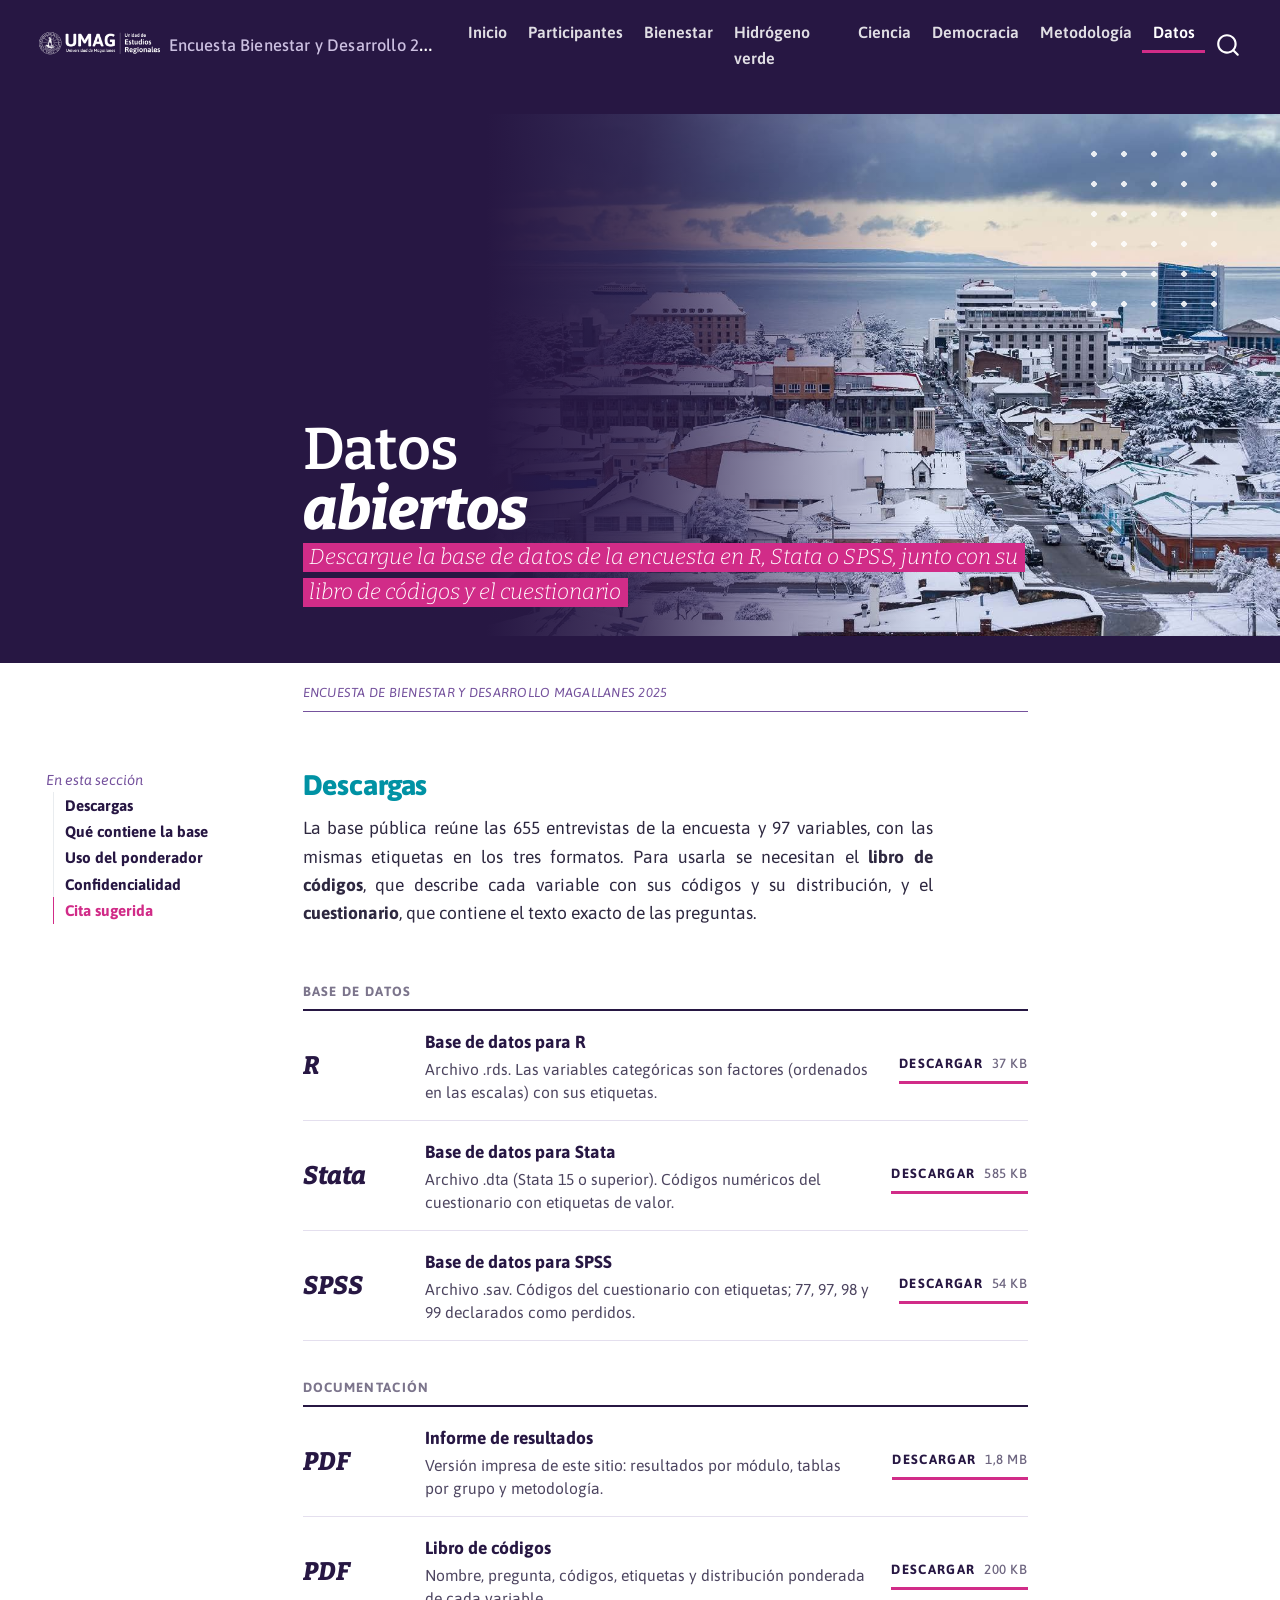
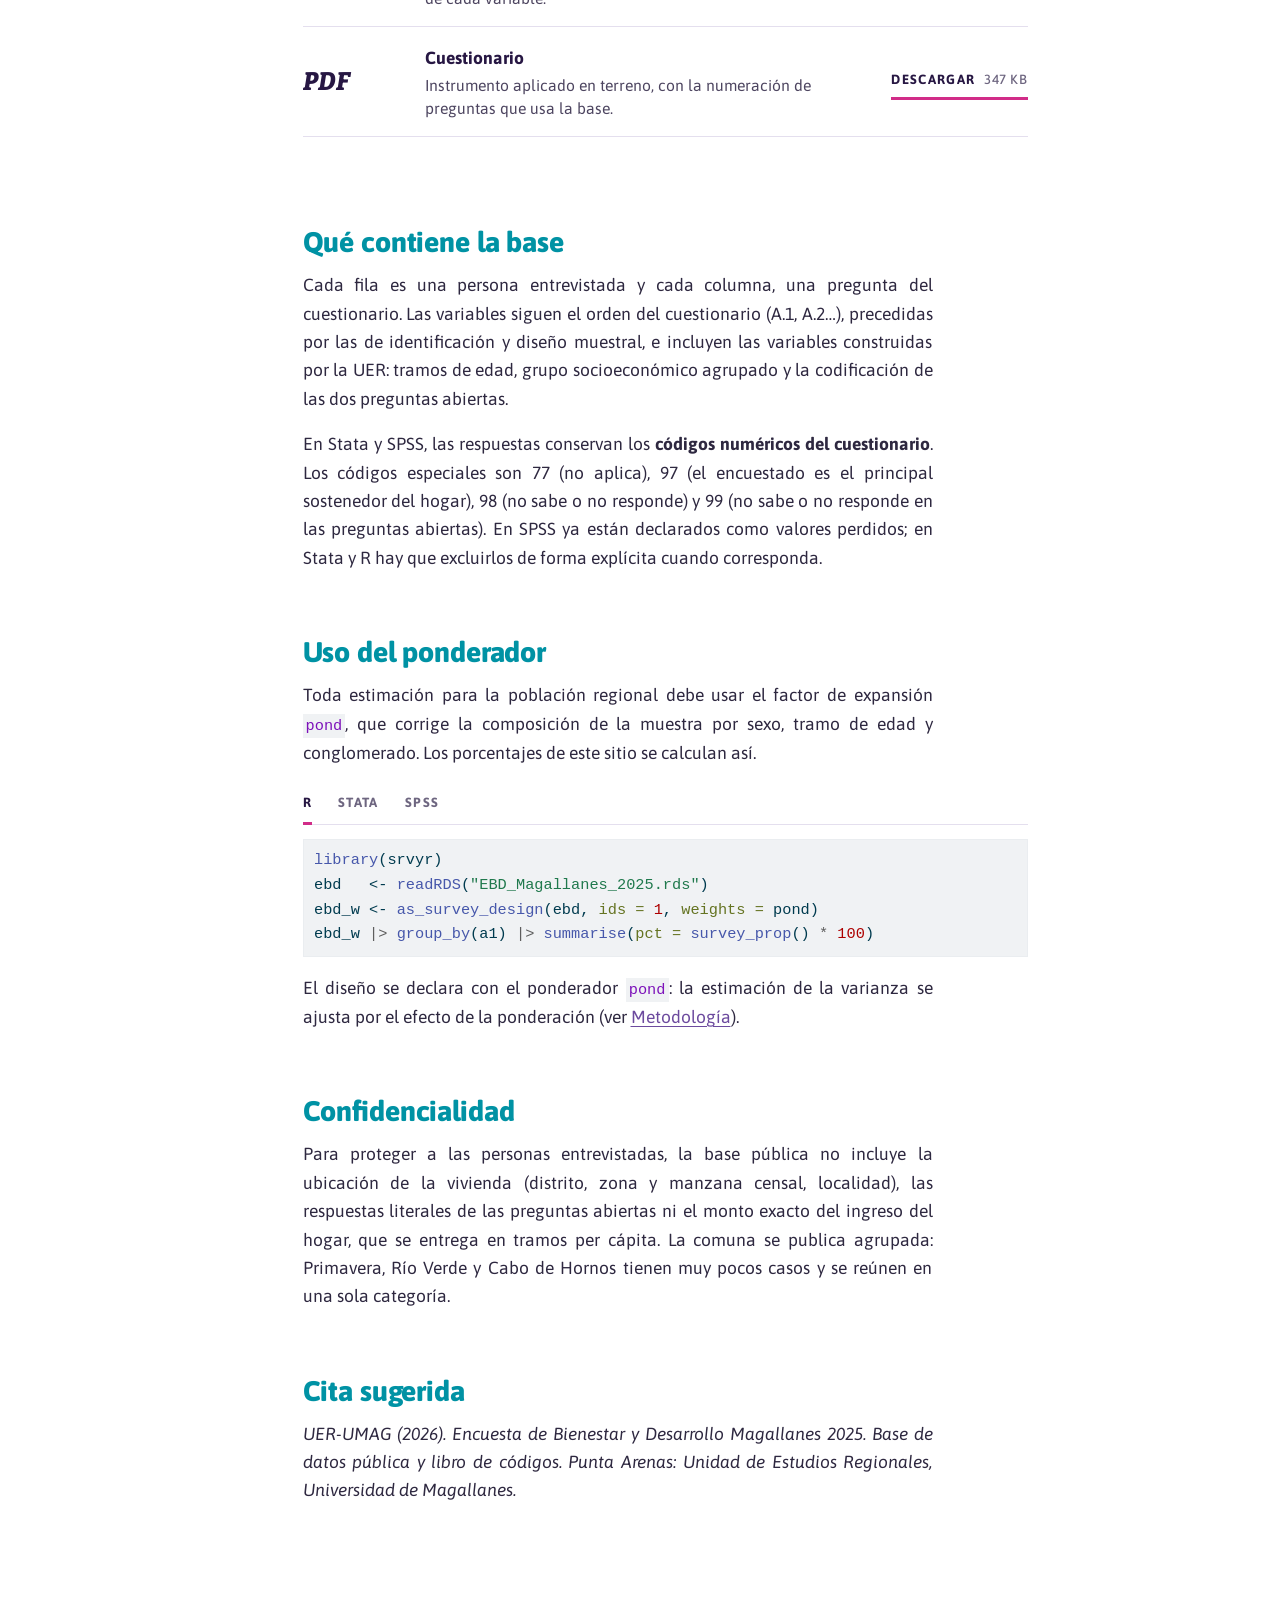
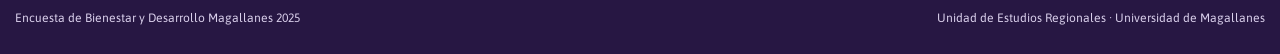
<file: datos.html>
<!DOCTYPE html>
<html xmlns="http://www.w3.org/1999/xhtml" lang="es" xml:lang="es"><head>

<meta charset="utf-8">
<meta name="generator" content="quarto-1.8.24">

<meta name="viewport" content="width=device-width, initial-scale=1.0, user-scalable=yes">

<meta name="description" content="Base de datos pública de la Encuesta de Bienestar y Desarrollo Magallanes 2025 en formatos R, Stata y SPSS, libro de códigos y cuestionario.">

<title>Datos · EBD Magallanes 2025 – EBD Magallanes 2025</title>
<style>
code{white-space: pre-wrap;}
span.smallcaps{font-variant: small-caps;}
div.columns{display: flex; gap: min(4vw, 1.5em);}
div.column{flex: auto; overflow-x: auto;}
div.hanging-indent{margin-left: 1.5em; text-indent: -1.5em;}
ul.task-list{list-style: none;}
ul.task-list li input[type="checkbox"] {
  width: 0.8em;
  margin: 0 0.8em 0.2em -1em; /* quarto-specific, see https://github.com/quarto-dev/quarto-cli/issues/4556 */ 
  vertical-align: middle;
}
/* CSS for syntax highlighting */
html { -webkit-text-size-adjust: 100%; }
pre > code.sourceCode { white-space: pre; position: relative; }
pre > code.sourceCode > span { display: inline-block; line-height: 1.25; }
pre > code.sourceCode > span:empty { height: 1.2em; }
.sourceCode { overflow: visible; }
code.sourceCode > span { color: inherit; text-decoration: inherit; }
div.sourceCode { margin: 1em 0; }
pre.sourceCode { margin: 0; }
@media screen {
div.sourceCode { overflow: auto; }
}
@media print {
pre > code.sourceCode { white-space: pre-wrap; }
pre > code.sourceCode > span { text-indent: -5em; padding-left: 5em; }
}
pre.numberSource code
  { counter-reset: source-line 0; }
pre.numberSource code > span
  { position: relative; left: -4em; counter-increment: source-line; }
pre.numberSource code > span > a:first-child::before
  { content: counter(source-line);
    position: relative; left: -1em; text-align: right; vertical-align: baseline;
    border: none; display: inline-block;
    -webkit-touch-callout: none; -webkit-user-select: none;
    -khtml-user-select: none; -moz-user-select: none;
    -ms-user-select: none; user-select: none;
    padding: 0 4px; width: 4em;
  }
pre.numberSource { margin-left: 3em;  padding-left: 4px; }
div.sourceCode
  {   }
@media screen {
pre > code.sourceCode > span > a:first-child::before { text-decoration: underline; }
}
</style>


<script src="site_libs/quarto-nav/quarto-nav.js"></script>
<script src="site_libs/quarto-nav/headroom.min.js"></script>
<script src="site_libs/clipboard/clipboard.min.js"></script>
<script src="site_libs/quarto-search/autocomplete.umd.js"></script>
<script src="site_libs/quarto-search/fuse.min.js"></script>
<script src="site_libs/quarto-search/quarto-search.js"></script>
<meta name="quarto:offset" content="./">
<link href="./img/favicon.png" rel="icon" type="image/png">
<script src="site_libs/quarto-html/quarto.js" type="module"></script>
<script src="site_libs/quarto-html/tabsets/tabsets.js" type="module"></script>
<script src="site_libs/quarto-html/axe/axe-check.js" type="module"></script>
<script src="site_libs/quarto-html/popper.min.js"></script>
<script src="site_libs/quarto-html/tippy.umd.min.js"></script>
<script src="site_libs/quarto-html/anchor.min.js"></script>
<link href="site_libs/quarto-html/tippy.css" rel="stylesheet">
<link href="site_libs/quarto-html/quarto-syntax-highlighting-dc55a5b9e770e841cd82e46aadbfb9b0.css" rel="stylesheet" id="quarto-text-highlighting-styles">
<script src="site_libs/bootstrap/bootstrap.min.js"></script>
<link href="site_libs/bootstrap/bootstrap-icons.css" rel="stylesheet">
<link href="site_libs/bootstrap/bootstrap-468c7059e28b99bac9483d6b16d7ec14.min.css" rel="stylesheet" append-hash="true" id="quarto-bootstrap" data-mode="light">
<script id="quarto-search-options" type="application/json">{
  "location": "navbar",
  "copy-button": false,
  "collapse-after": 3,
  "panel-placement": "end",
  "type": "overlay",
  "limit": 50,
  "keyboard-shortcut": [
    "f",
    "/",
    "s"
  ],
  "show-item-context": false,
  "language": {
    "search-no-results-text": "No se han encontrado resultados",
    "search-matching-documents-text": "documentos encontrados",
    "search-copy-link-title": "Copiar el enlace en la búsqueda",
    "search-hide-matches-text": "Ocultar resultados adicionales",
    "search-more-match-text": "resultado adicional en este documento",
    "search-more-matches-text": "resultados adicionales en este documento",
    "search-clear-button-title": "Borrar",
    "search-text-placeholder": "",
    "search-detached-cancel-button-title": "Cancelar",
    "search-submit-button-title": "Enviar",
    "search-label": "Buscar"
  }
}</script>
<style>html{ scroll-behavior: smooth; }</style>
<style>

      .quarto-title-block .quarto-title-banner {
        background-image: url(img/fotos/metodologia.jpg);
background-size: cover;
      }
</style>


</head>

<body class="floating nav-fixed quarto-light">

<div id="quarto-search-results"></div>
  <header id="quarto-header" class="headroom fixed-top quarto-banner">
    <nav class="navbar navbar-expand-lg " data-bs-theme="dark">
      <div class="navbar-container container-fluid">
      <div class="navbar-brand-container mx-auto">
    <a href="./index.html" class="navbar-brand navbar-brand-logo">
    <img src="./img/logo_uer_blanco.png" alt="Unidad de Estudios Regionales — UMAG" class="navbar-logo light-content">
    <img src="./img/logo_uer_blanco.png" alt="Unidad de Estudios Regionales — UMAG" class="navbar-logo dark-content">
    </a>
    <a class="navbar-brand" href="./index.html">
    <span class="navbar-title">Encuesta Bienestar y Desarrollo 2025</span>
    </a>
  </div>
            <div id="quarto-search" class="" title="Buscar"></div>
          <button class="navbar-toggler" type="button" data-bs-toggle="collapse" data-bs-target="#navbarCollapse" aria-controls="navbarCollapse" role="menu" aria-expanded="false" aria-label="Navegación de palanca" onclick="if (window.quartoToggleHeadroom) { window.quartoToggleHeadroom(); }">
  <span class="navbar-toggler-icon"></span>
</button>
          <div class="collapse navbar-collapse" id="navbarCollapse">
            <ul class="navbar-nav navbar-nav-scroll me-auto">
  <li class="nav-item">
    <a class="nav-link" href="./index.html"> 
<span class="menu-text">Inicio</span></a>
  </li>  
  <li class="nav-item">
    <a class="nav-link" href="./perfil.html"> 
<span class="menu-text">Participantes</span></a>
  </li>  
  <li class="nav-item">
    <a class="nav-link" href="./bienestar.html"> 
<span class="menu-text">Bienestar</span></a>
  </li>  
  <li class="nav-item">
    <a class="nav-link" href="./hidrogeno.html"> 
<span class="menu-text">Hidrógeno verde</span></a>
  </li>  
  <li class="nav-item">
    <a class="nav-link" href="./ciencia.html"> 
<span class="menu-text">Ciencia</span></a>
  </li>  
  <li class="nav-item">
    <a class="nav-link" href="./democracia.html"> 
<span class="menu-text">Democracia</span></a>
  </li>  
  <li class="nav-item">
    <a class="nav-link" href="./metodologia.html"> 
<span class="menu-text">Metodología</span></a>
  </li>  
  <li class="nav-item">
    <a class="nav-link active" href="./datos.html" aria-current="page"> 
<span class="menu-text">Datos</span></a>
  </li>  
</ul>
          </div> <!-- /navcollapse -->
            <div class="quarto-navbar-tools">
</div>
      </div> <!-- /container-fluid -->
    </nav>
</header>
<!-- content -->
<header id="title-block-header" class="quarto-title-block default toc-left page-columns page-full">
  <div class="quarto-title-banner page-columns page-full">
    <div class="quarto-title column-body">
      <h1 class="title">Datos <em>abiertos</em></h1>
            <p class="subtitle lead">Descargue la base de datos de la encuesta en R, Stata o SPSS, junto con su libro de códigos y el cuestionario</p>
                  <div>
        <div class="description">
          Base de datos pública de la Encuesta de Bienestar y Desarrollo Magallanes 2025 en formatos R, Stata y SPSS, libro de códigos y cuestionario.
        </div>
      </div>
                </div>
  </div>
    
  
  <div class="quarto-title-meta">

      
    
      
    </div>
    
  
  </header><div id="quarto-content" class="quarto-container page-columns page-rows-contents page-layout-article page-navbar">
<!-- sidebar -->
  <nav id="quarto-sidebar" class="sidebar collapse collapse-horizontal quarto-sidebar-collapse-item sidebar-navigation floating overflow-auto">
    <nav id="TOC" role="doc-toc" class="toc-active">
    <h2 id="toc-title">En esta sección</h2>
   
  <ul>
  <li><a href="#descargas" id="toc-descargas" class="nav-link active" data-scroll-target="#descargas">Descargas</a></li>
  <li><a href="#qué-contiene-la-base" id="toc-qué-contiene-la-base" class="nav-link" data-scroll-target="#qué-contiene-la-base">Qué contiene la base</a></li>
  <li><a href="#uso-del-ponderador" id="toc-uso-del-ponderador" class="nav-link" data-scroll-target="#uso-del-ponderador">Uso del ponderador</a></li>
  <li><a href="#confidencialidad" id="toc-confidencialidad" class="nav-link" data-scroll-target="#confidencialidad">Confidencialidad</a></li>
  <li><a href="#cita-sugerida" id="toc-cita-sugerida" class="nav-link" data-scroll-target="#cita-sugerida">Cita sugerida</a></li>
  </ul>
</nav>
</nav>
<div id="quarto-sidebar-glass" class="quarto-sidebar-collapse-item" data-bs-toggle="collapse" data-bs-target=".quarto-sidebar-collapse-item"></div>
<!-- margin-sidebar -->
    <div id="quarto-margin-sidebar" class="sidebar margin-sidebar zindex-bottom">
    </div>
<!-- main -->
<main class="content quarto-banner-title-block" id="quarto-document-content">





<section id="descargas" class="level2">
<h2 class="anchored" data-anchor-id="descargas">Descargas</h2>
<p>La base pública reúne las 655 entrevistas de la encuesta y 97 variables, con las mismas etiquetas en los tres formatos. Para usarla se necesitan el <strong>libro de códigos</strong>, que describe cada variable con sus códigos y su distribución, y el <strong>cuestionario</strong>, que contiene el texto exacto de las preguntas.</p>
<div class="cell">
<div class="cell-output-display">
<h3 class="descargas-grupo anchored">Base de datos</h3>
<ul class="descargas">
<li class="descarga">
<span class="descarga-formato">R</span>
<div class="descarga-cuerpo">
<a class="descarga-titulo" href="descargas/EBD_Magallanes_2025.rds" download="">Base de datos para R</a>
<span class="descarga-detalle">Archivo .rds. Las variables categóricas son factores (ordenados en las escalas) con sus etiquetas.</span>
</div>
<a class="descarga-enlace" href="descargas/EBD_Magallanes_2025.rds" download="" aria-label="Descargar Base de datos para R en formato R">Descargar <span class="descarga-peso">37 KB</span></a>
</li>
<li class="descarga">
<span class="descarga-formato">Stata</span>
<div class="descarga-cuerpo">
<a class="descarga-titulo" href="descargas/EBD_Magallanes_2025.dta" download="">Base de datos para Stata</a>
<span class="descarga-detalle">Archivo .dta (Stata 15 o superior). Códigos numéricos del cuestionario con etiquetas de valor.</span>
</div>
<a class="descarga-enlace" href="descargas/EBD_Magallanes_2025.dta" download="" aria-label="Descargar Base de datos para Stata en formato Stata">Descargar <span class="descarga-peso">585 KB</span></a>
</li>
<li class="descarga">
<span class="descarga-formato">SPSS</span>
<div class="descarga-cuerpo">
<a class="descarga-titulo" href="descargas/EBD_Magallanes_2025.sav" download="">Base de datos para SPSS</a>
<span class="descarga-detalle">Archivo .sav. Códigos del cuestionario con etiquetas; 77, 97, 98 y 99 declarados como perdidos.</span>
</div>
<a class="descarga-enlace" href="descargas/EBD_Magallanes_2025.sav" download="" aria-label="Descargar Base de datos para SPSS en formato SPSS">Descargar <span class="descarga-peso">54 KB</span></a>
</li>
</ul>
<h3 class="descargas-grupo anchored">Documentación</h3>
<ul class="descargas">
<li class="descarga">
<span class="descarga-formato">PDF</span>
<div class="descarga-cuerpo">
<a class="descarga-titulo" href="descargas/EBD_Magallanes_2025_informe_resultados.pdf" download="">Informe de resultados</a>
<span class="descarga-detalle">Versión impresa de este sitio: resultados por módulo, tablas por grupo y metodología.</span>
</div>
<a class="descarga-enlace" href="descargas/EBD_Magallanes_2025_informe_resultados.pdf" download="" aria-label="Descargar Informe de resultados en formato PDF">Descargar <span class="descarga-peso">1,8 MB</span></a>
</li>
<li class="descarga">
<span class="descarga-formato">PDF</span>
<div class="descarga-cuerpo">
<a class="descarga-titulo" href="descargas/EBD_Magallanes_2025_libro_codigos.pdf" download="">Libro de códigos</a>
<span class="descarga-detalle">Nombre, pregunta, códigos, etiquetas y distribución ponderada de cada variable.</span>
</div>
<a class="descarga-enlace" href="descargas/EBD_Magallanes_2025_libro_codigos.pdf" download="" aria-label="Descargar Libro de códigos en formato PDF">Descargar <span class="descarga-peso">200 KB</span></a>
</li>
<li class="descarga">
<span class="descarga-formato">PDF</span>
<div class="descarga-cuerpo">
<a class="descarga-titulo" href="descargas/EBD_Magallanes_2025_cuestionario.pdf" download="">Cuestionario</a>
<span class="descarga-detalle">Instrumento aplicado en terreno, con la numeración de preguntas que usa la base.</span>
</div>
<a class="descarga-enlace" href="descargas/EBD_Magallanes_2025_cuestionario.pdf" download="" aria-label="Descargar Cuestionario en formato PDF">Descargar <span class="descarga-peso">347 KB</span></a>
</li>
</ul>
</div>
</div>
</section>
<section id="qué-contiene-la-base" class="level2">
<h2 class="anchored" data-anchor-id="qué-contiene-la-base">Qué contiene la base</h2>
<p>Cada fila es una persona entrevistada y cada columna, una pregunta del cuestionario. Las variables siguen el orden del cuestionario (A.1, A.2…), precedidas por las de identificación y diseño muestral, e incluyen las variables construidas por la UER: tramos de edad, grupo socioeconómico agrupado y la codificación de las dos preguntas abiertas.</p>
<p>En Stata y SPSS, las respuestas conservan los <strong>códigos numéricos del cuestionario</strong>. Los códigos especiales son 77 (no aplica), 97 (el encuestado es el principal sostenedor del hogar), 98 (no sabe o no responde) y 99 (no sabe o no responde en las preguntas abiertas). En SPSS ya están declarados como valores perdidos; en Stata y R hay que excluirlos de forma explícita cuando corresponda.</p>
</section>
<section id="uso-del-ponderador" class="level2">
<h2 class="anchored" data-anchor-id="uso-del-ponderador">Uso del ponderador</h2>
<p>Toda estimación para la población regional debe usar el factor de expansión <strong><code>pond</code></strong>, que corrige la composición de la muestra por sexo, tramo de edad y conglomerado. Los porcentajes de este sitio se calculan así.</p>
<div class="tabset-margin-container"></div><div class="panel-tabset">
<ul class="nav nav-tabs" role="tablist"><li class="nav-item" role="presentation"><a class="nav-link active" id="tabset-1-1-tab" data-bs-toggle="tab" data-bs-target="#tabset-1-1" role="tab" aria-controls="tabset-1-1" aria-selected="true" href="">R</a></li><li class="nav-item" role="presentation"><a class="nav-link" id="tabset-1-2-tab" data-bs-toggle="tab" data-bs-target="#tabset-1-2" role="tab" aria-controls="tabset-1-2" aria-selected="false" href="">Stata</a></li><li class="nav-item" role="presentation"><a class="nav-link" id="tabset-1-3-tab" data-bs-toggle="tab" data-bs-target="#tabset-1-3" role="tab" aria-controls="tabset-1-3" aria-selected="false" href="">SPSS</a></li></ul>
<div class="tab-content">
<div id="tabset-1-1" class="tab-pane active" role="tabpanel" aria-labelledby="tabset-1-1-tab">
<div class="code-copy-outer-scaffold"><div class="sourceCode" id="cb1"><pre class="sourceCode r code-with-copy"><code class="sourceCode r"><span id="cb1-1"><a href="#cb1-1" aria-hidden="true" tabindex="-1"></a><span class="fu">library</span>(srvyr)</span>
<span id="cb1-2"><a href="#cb1-2" aria-hidden="true" tabindex="-1"></a>ebd   <span class="ot">&lt;-</span> <span class="fu">readRDS</span>(<span class="st">"EBD_Magallanes_2025.rds"</span>)</span>
<span id="cb1-3"><a href="#cb1-3" aria-hidden="true" tabindex="-1"></a>ebd_w <span class="ot">&lt;-</span> <span class="fu">as_survey_design</span>(ebd, <span class="at">ids =</span> <span class="dv">1</span>, <span class="at">weights =</span> pond)</span>
<span id="cb1-4"><a href="#cb1-4" aria-hidden="true" tabindex="-1"></a>ebd_w <span class="sc">|&gt;</span> <span class="fu">group_by</span>(a1) <span class="sc">|&gt;</span> <span class="fu">summarise</span>(<span class="at">pct =</span> <span class="fu">survey_prop</span>() <span class="sc">*</span> <span class="dv">100</span>)</span></code></pre></div><button title="Copiar al portapapeles" class="code-copy-button"><i class="bi"></i></button></div>
</div>
<div id="tabset-1-2" class="tab-pane" role="tabpanel" aria-labelledby="tabset-1-2-tab">
<div class="code-copy-outer-scaffold"><div class="sourceCode" id="cb2"><pre class="sourceCode stata code-with-copy"><code class="sourceCode stata"><span id="cb2-1"><a href="#cb2-1" aria-hidden="true" tabindex="-1"></a><span class="kw">use</span> <span class="st">"EBD_Magallanes_2025.dta"</span>, <span class="kw">clear</span></span>
<span id="cb2-2"><a href="#cb2-2" aria-hidden="true" tabindex="-1"></a><span class="kw">svyset</span> <span class="dt">_n</span> [<span class="kw">pweight</span> = pond]</span>
<span id="cb2-3"><a href="#cb2-3" aria-hidden="true" tabindex="-1"></a><span class="kw">svy</span>: <span class="kw">tabulate</span> a1, <span class="kw">percent</span></span></code></pre></div><button title="Copiar al portapapeles" class="code-copy-button"><i class="bi"></i></button></div>
</div>
<div id="tabset-1-3" class="tab-pane" role="tabpanel" aria-labelledby="tabset-1-3-tab">
<pre class="spss"><code>GET FILE = "EBD_Magallanes_2025.sav".
WEIGHT BY pond.
FREQUENCIES VARIABLES = a1.</code></pre>
</div>
</div>
</div>
<p>El diseño se declara con el ponderador <code>pond</code>: la estimación de la varianza se ajusta por el efecto de la ponderación (ver <a href="./metodologia.html">Metodología</a>).</p>
</section>
<section id="confidencialidad" class="level2">
<h2 class="anchored" data-anchor-id="confidencialidad">Confidencialidad</h2>
<p>Para proteger a las personas entrevistadas, la base pública no incluye la ubicación de la vivienda (distrito, zona y manzana censal, localidad), las respuestas literales de las preguntas abiertas ni el monto exacto del ingreso del hogar, que se entrega en tramos per cápita. La comuna se publica agrupada: Primavera, Río Verde y Cabo de Hornos tienen muy pocos casos y se reúnen en una sola categoría.</p>
</section>
<section id="cita-sugerida" class="level2">
<h2 class="anchored" data-anchor-id="cita-sugerida">Cita sugerida</h2>
<p><em>UER-UMAG (2026). Encuesta de Bienestar y Desarrollo Magallanes 2025. Base de datos pública y libro de códigos. Punta Arenas: Unidad de Estudios Regionales, Universidad de Magallanes.</em></p>


</section>

<a onclick="window.scrollTo(0, 0); return false;" role="button" id="quarto-back-to-top"><i class="bi bi-arrow-up"></i> Volver arriba</a></main> <!-- /main -->
<script>
// Pestañas de cada bloque de pregunta (Total / Sexo / Edad / GSE / Territorio).
// Los paneles inactivos quedan ocultos con visibility (no display:none), así
// echarts los dimensiona con el ancho real; al cambiar de pestaña se fuerza
// un resize por si la ventana cambió de tamaño mientras estaban ocultos.
document.addEventListener("click", function (ev) {
  var btn = ev.target.closest(".q-tab");
  if (!btn) return;
  var bloque = btn.closest(".q-bloque");
  bloque.querySelectorAll(".q-tab").forEach(function (b) {
    var on = b === btn;
    b.classList.toggle("activo", on);
    b.setAttribute("aria-selected", on ? "true" : "false");
  });
  bloque.querySelectorAll(".q-panel").forEach(function (p) {
    p.classList.toggle("activo", p.id === btn.dataset.panel);
  });
  ajustarAltos();
  var panel = document.getElementById(btn.dataset.panel);
  panel.querySelectorAll(".echarts4r, .html-widget").forEach(function (el) {
    var inst = window.echarts && echarts.getInstanceByDom(el);
    if (inst) inst.resize();
  });
});

// echarts dibuja en canvas: si el gráfico se pinta antes de que cargue
// Asap, queda con la fuente de respaldo. Se redibuja al cargar.
function redibujarGraficos() {
  if (!window.echarts) return;
  document.querySelectorAll(".echarts4r").forEach(function (el) {
    var inst = echarts.getInstanceByDom(el);
    // Fusión mínima: vuelve a medir el texto con la fuente ya cargada sin
    // descartar la configuración `media` (celular) del gráfico
    if (inst) inst.setOption({ textStyle: { fontFamily: "'Asap', system-ui, sans-serif" } });
  });
}

// Alto de cada gráfico según el ancho de su contenedor (ver ec() en R)
function ajustarAltos() {
  document.querySelectorAll(".ec-wrap").forEach(function (w) {
    var el = w.querySelector(".echarts4r");
    if (!el || !w.clientWidth) return;
    var h = (w.clientWidth < 560 ? w.dataset.altoMovil : w.dataset.alto) + "px";
    if (el.style.height !== h) {
      el.style.height = h;
      var inst = window.echarts && echarts.getInstanceByDom(el);
      if (inst) inst.resize();
    }
  });
}
document.addEventListener("DOMContentLoaded", ajustarAltos);
window.addEventListener("load", ajustarAltos);
var _altosT;
window.addEventListener("resize", function () { clearTimeout(_altosT); _altosT = setTimeout(ajustarAltos, 120); });

// Tras "load" los widgets ya están creados; luego se espera a la fuente
window.addEventListener("load", function () {
  if (document.fonts && document.fonts.load) {
    document.fonts.load('600 14px "Asap"').then(redibujarGraficos, redibujarGraficos);
  }
});

// Navegación con flechas entre pestañas (accesibilidad)
document.addEventListener("keydown", function (ev) {
  if (!ev.target.classList || !ev.target.classList.contains("q-tab")) return;
  if (ev.key !== "ArrowRight" && ev.key !== "ArrowLeft") return;
  var tabs = Array.from(ev.target.parentNode.querySelectorAll(".q-tab"));
  var i = tabs.indexOf(ev.target) + (ev.key === "ArrowRight" ? 1 : -1);
  var sig = tabs[(i + tabs.length) % tabs.length];
  sig.focus(); sig.click();
});
</script>
<script id="quarto-html-after-body" type="application/javascript">
  window.document.addEventListener("DOMContentLoaded", function (event) {
    const icon = "";
    const anchorJS = new window.AnchorJS();
    anchorJS.options = {
      placement: 'right',
      icon: icon
    };
    anchorJS.add('.anchored');
    const isCodeAnnotation = (el) => {
      for (const clz of el.classList) {
        if (clz.startsWith('code-annotation-')) {                     
          return true;
        }
      }
      return false;
    }
    const onCopySuccess = function(e) {
      // button target
      const button = e.trigger;
      // don't keep focus
      button.blur();
      // flash "checked"
      button.classList.add('code-copy-button-checked');
      var currentTitle = button.getAttribute("title");
      button.setAttribute("title", "Copiado");
      let tooltip;
      if (window.bootstrap) {
        button.setAttribute("data-bs-toggle", "tooltip");
        button.setAttribute("data-bs-placement", "left");
        button.setAttribute("data-bs-title", "Copiado");
        tooltip = new bootstrap.Tooltip(button, 
          { trigger: "manual", 
            customClass: "code-copy-button-tooltip",
            offset: [0, -8]});
        tooltip.show();    
      }
      setTimeout(function() {
        if (tooltip) {
          tooltip.hide();
          button.removeAttribute("data-bs-title");
          button.removeAttribute("data-bs-toggle");
          button.removeAttribute("data-bs-placement");
        }
        button.setAttribute("title", currentTitle);
        button.classList.remove('code-copy-button-checked');
      }, 1000);
      // clear code selection
      e.clearSelection();
    }
    const getTextToCopy = function(trigger) {
      const outerScaffold = trigger.parentElement.cloneNode(true);
      const codeEl = outerScaffold.querySelector('code');
      for (const childEl of codeEl.children) {
        if (isCodeAnnotation(childEl)) {
          childEl.remove();
        }
      }
      return codeEl.innerText;
    }
    const clipboard = new window.ClipboardJS('.code-copy-button:not([data-in-quarto-modal])', {
      text: getTextToCopy
    });
    clipboard.on('success', onCopySuccess);
    if (window.document.getElementById('quarto-embedded-source-code-modal')) {
      const clipboardModal = new window.ClipboardJS('.code-copy-button[data-in-quarto-modal]', {
        text: getTextToCopy,
        container: window.document.getElementById('quarto-embedded-source-code-modal')
      });
      clipboardModal.on('success', onCopySuccess);
    }
      var localhostRegex = new RegExp(/^(?:http|https):\/\/localhost\:?[0-9]*\//);
      var mailtoRegex = new RegExp(/^mailto:/);
        var filterRegex = new RegExp("https:\/\/uer-umag\.github\.io\/ebd-magallanes-2025\/");
      var isInternal = (href) => {
          return filterRegex.test(href) || localhostRegex.test(href) || mailtoRegex.test(href);
      }
      // Inspect non-navigation links and adorn them if external
     var links = window.document.querySelectorAll('a[href]:not(.nav-link):not(.navbar-brand):not(.toc-action):not(.sidebar-link):not(.sidebar-item-toggle):not(.pagination-link):not(.no-external):not([aria-hidden]):not(.dropdown-item):not(.quarto-navigation-tool):not(.about-link)');
      for (var i=0; i<links.length; i++) {
        const link = links[i];
        if (!isInternal(link.href)) {
          // undo the damage that might have been done by quarto-nav.js in the case of
          // links that we want to consider external
          if (link.dataset.originalHref !== undefined) {
            link.href = link.dataset.originalHref;
          }
            // target, if specified
            link.setAttribute("target", "_blank");
            if (link.getAttribute("rel") === null) {
              link.setAttribute("rel", "noopener");
            }
        }
      }
    function tippyHover(el, contentFn, onTriggerFn, onUntriggerFn) {
      const config = {
        allowHTML: true,
        maxWidth: 500,
        delay: 100,
        arrow: false,
        appendTo: function(el) {
            return el.parentElement;
        },
        interactive: true,
        interactiveBorder: 10,
        theme: 'quarto',
        placement: 'bottom-start',
      };
      if (contentFn) {
        config.content = contentFn;
      }
      if (onTriggerFn) {
        config.onTrigger = onTriggerFn;
      }
      if (onUntriggerFn) {
        config.onUntrigger = onUntriggerFn;
      }
      window.tippy(el, config); 
    }
    const noterefs = window.document.querySelectorAll('a[role="doc-noteref"]');
    for (var i=0; i<noterefs.length; i++) {
      const ref = noterefs[i];
      tippyHover(ref, function() {
        // use id or data attribute instead here
        let href = ref.getAttribute('data-footnote-href') || ref.getAttribute('href');
        try { href = new URL(href).hash; } catch {}
        const id = href.replace(/^#\/?/, "");
        const note = window.document.getElementById(id);
        if (note) {
          return note.innerHTML;
        } else {
          return "";
        }
      });
    }
    const xrefs = window.document.querySelectorAll('a.quarto-xref');
    const processXRef = (id, note) => {
      // Strip column container classes
      const stripColumnClz = (el) => {
        el.classList.remove("page-full", "page-columns");
        if (el.children) {
          for (const child of el.children) {
            stripColumnClz(child);
          }
        }
      }
      stripColumnClz(note)
      if (id === null || id.startsWith('sec-')) {
        // Special case sections, only their first couple elements
        const container = document.createElement("div");
        if (note.children && note.children.length > 2) {
          container.appendChild(note.children[0].cloneNode(true));
          for (let i = 1; i < note.children.length; i++) {
            const child = note.children[i];
            if (child.tagName === "P" && child.innerText === "") {
              continue;
            } else {
              container.appendChild(child.cloneNode(true));
              break;
            }
          }
          if (window.Quarto?.typesetMath) {
            window.Quarto.typesetMath(container);
          }
          return container.innerHTML
        } else {
          if (window.Quarto?.typesetMath) {
            window.Quarto.typesetMath(note);
          }
          return note.innerHTML;
        }
      } else {
        // Remove any anchor links if they are present
        const anchorLink = note.querySelector('a.anchorjs-link');
        if (anchorLink) {
          anchorLink.remove();
        }
        if (window.Quarto?.typesetMath) {
          window.Quarto.typesetMath(note);
        }
        if (note.classList.contains("callout")) {
          return note.outerHTML;
        } else {
          return note.innerHTML;
        }
      }
    }
    for (var i=0; i<xrefs.length; i++) {
      const xref = xrefs[i];
      tippyHover(xref, undefined, function(instance) {
        instance.disable();
        let url = xref.getAttribute('href');
        let hash = undefined; 
        if (url.startsWith('#')) {
          hash = url;
        } else {
          try { hash = new URL(url).hash; } catch {}
        }
        if (hash) {
          const id = hash.replace(/^#\/?/, "");
          const note = window.document.getElementById(id);
          if (note !== null) {
            try {
              const html = processXRef(id, note.cloneNode(true));
              instance.setContent(html);
            } finally {
              instance.enable();
              instance.show();
            }
          } else {
            // See if we can fetch this
            fetch(url.split('#')[0])
            .then(res => res.text())
            .then(html => {
              const parser = new DOMParser();
              const htmlDoc = parser.parseFromString(html, "text/html");
              const note = htmlDoc.getElementById(id);
              if (note !== null) {
                const html = processXRef(id, note);
                instance.setContent(html);
              } 
            }).finally(() => {
              instance.enable();
              instance.show();
            });
          }
        } else {
          // See if we can fetch a full url (with no hash to target)
          // This is a special case and we should probably do some content thinning / targeting
          fetch(url)
          .then(res => res.text())
          .then(html => {
            const parser = new DOMParser();
            const htmlDoc = parser.parseFromString(html, "text/html");
            const note = htmlDoc.querySelector('main.content');
            if (note !== null) {
              // This should only happen for chapter cross references
              // (since there is no id in the URL)
              // remove the first header
              if (note.children.length > 0 && note.children[0].tagName === "HEADER") {
                note.children[0].remove();
              }
              const html = processXRef(null, note);
              instance.setContent(html);
            } 
          }).finally(() => {
            instance.enable();
            instance.show();
          });
        }
      }, function(instance) {
      });
    }
        let selectedAnnoteEl;
        const selectorForAnnotation = ( cell, annotation) => {
          let cellAttr = 'data-code-cell="' + cell + '"';
          let lineAttr = 'data-code-annotation="' +  annotation + '"';
          const selector = 'span[' + cellAttr + '][' + lineAttr + ']';
          return selector;
        }
        const selectCodeLines = (annoteEl) => {
          const doc = window.document;
          const targetCell = annoteEl.getAttribute("data-target-cell");
          const targetAnnotation = annoteEl.getAttribute("data-target-annotation");
          const annoteSpan = window.document.querySelector(selectorForAnnotation(targetCell, targetAnnotation));
          const lines = annoteSpan.getAttribute("data-code-lines").split(",");
          const lineIds = lines.map((line) => {
            return targetCell + "-" + line;
          })
          let top = null;
          let height = null;
          let parent = null;
          if (lineIds.length > 0) {
              //compute the position of the single el (top and bottom and make a div)
              const el = window.document.getElementById(lineIds[0]);
              top = el.offsetTop;
              height = el.offsetHeight;
              parent = el.parentElement.parentElement;
            if (lineIds.length > 1) {
              const lastEl = window.document.getElementById(lineIds[lineIds.length - 1]);
              const bottom = lastEl.offsetTop + lastEl.offsetHeight;
              height = bottom - top;
            }
            if (top !== null && height !== null && parent !== null) {
              // cook up a div (if necessary) and position it 
              let div = window.document.getElementById("code-annotation-line-highlight");
              if (div === null) {
                div = window.document.createElement("div");
                div.setAttribute("id", "code-annotation-line-highlight");
                div.style.position = 'absolute';
                parent.appendChild(div);
              }
              div.style.top = top - 2 + "px";
              div.style.height = height + 4 + "px";
              div.style.left = 0;
              let gutterDiv = window.document.getElementById("code-annotation-line-highlight-gutter");
              if (gutterDiv === null) {
                gutterDiv = window.document.createElement("div");
                gutterDiv.setAttribute("id", "code-annotation-line-highlight-gutter");
                gutterDiv.style.position = 'absolute';
                const codeCell = window.document.getElementById(targetCell);
                const gutter = codeCell.querySelector('.code-annotation-gutter');
                gutter.appendChild(gutterDiv);
              }
              gutterDiv.style.top = top - 2 + "px";
              gutterDiv.style.height = height + 4 + "px";
            }
            selectedAnnoteEl = annoteEl;
          }
        };
        const unselectCodeLines = () => {
          const elementsIds = ["code-annotation-line-highlight", "code-annotation-line-highlight-gutter"];
          elementsIds.forEach((elId) => {
            const div = window.document.getElementById(elId);
            if (div) {
              div.remove();
            }
          });
          selectedAnnoteEl = undefined;
        };
          // Handle positioning of the toggle
      window.addEventListener(
        "resize",
        throttle(() => {
          elRect = undefined;
          if (selectedAnnoteEl) {
            selectCodeLines(selectedAnnoteEl);
          }
        }, 10)
      );
      function throttle(fn, ms) {
      let throttle = false;
      let timer;
        return (...args) => {
          if(!throttle) { // first call gets through
              fn.apply(this, args);
              throttle = true;
          } else { // all the others get throttled
              if(timer) clearTimeout(timer); // cancel #2
              timer = setTimeout(() => {
                fn.apply(this, args);
                timer = throttle = false;
              }, ms);
          }
        };
      }
        // Attach click handler to the DT
        const annoteDls = window.document.querySelectorAll('dt[data-target-cell]');
        for (const annoteDlNode of annoteDls) {
          annoteDlNode.addEventListener('click', (event) => {
            const clickedEl = event.target;
            if (clickedEl !== selectedAnnoteEl) {
              unselectCodeLines();
              const activeEl = window.document.querySelector('dt[data-target-cell].code-annotation-active');
              if (activeEl) {
                activeEl.classList.remove('code-annotation-active');
              }
              selectCodeLines(clickedEl);
              clickedEl.classList.add('code-annotation-active');
            } else {
              // Unselect the line
              unselectCodeLines();
              clickedEl.classList.remove('code-annotation-active');
            }
          });
        }
    const findCites = (el) => {
      const parentEl = el.parentElement;
      if (parentEl) {
        const cites = parentEl.dataset.cites;
        if (cites) {
          return {
            el,
            cites: cites.split(' ')
          };
        } else {
          return findCites(el.parentElement)
        }
      } else {
        return undefined;
      }
    };
    var bibliorefs = window.document.querySelectorAll('a[role="doc-biblioref"]');
    for (var i=0; i<bibliorefs.length; i++) {
      const ref = bibliorefs[i];
      const citeInfo = findCites(ref);
      if (citeInfo) {
        tippyHover(citeInfo.el, function() {
          var popup = window.document.createElement('div');
          citeInfo.cites.forEach(function(cite) {
            var citeDiv = window.document.createElement('div');
            citeDiv.classList.add('hanging-indent');
            citeDiv.classList.add('csl-entry');
            var biblioDiv = window.document.getElementById('ref-' + cite);
            if (biblioDiv) {
              citeDiv.innerHTML = biblioDiv.innerHTML;
            }
            popup.appendChild(citeDiv);
          });
          return popup.innerHTML;
        });
      }
    }
  });
  </script>
</div> <!-- /content -->
<footer class="footer">
  <div class="nav-footer">
    <div class="nav-footer-left">
<p>Encuesta de Bienestar y Desarrollo Magallanes 2025</p>
</div>   
    <div class="nav-footer-center">
      &nbsp;
    </div>
    <div class="nav-footer-right">
<p>Unidad de Estudios Regionales · Universidad de Magallanes</p>
</div>
  </div>
</footer>




<script src="site_libs/quarto-html/zenscroll-min.js"></script>
</body></html>
</file>
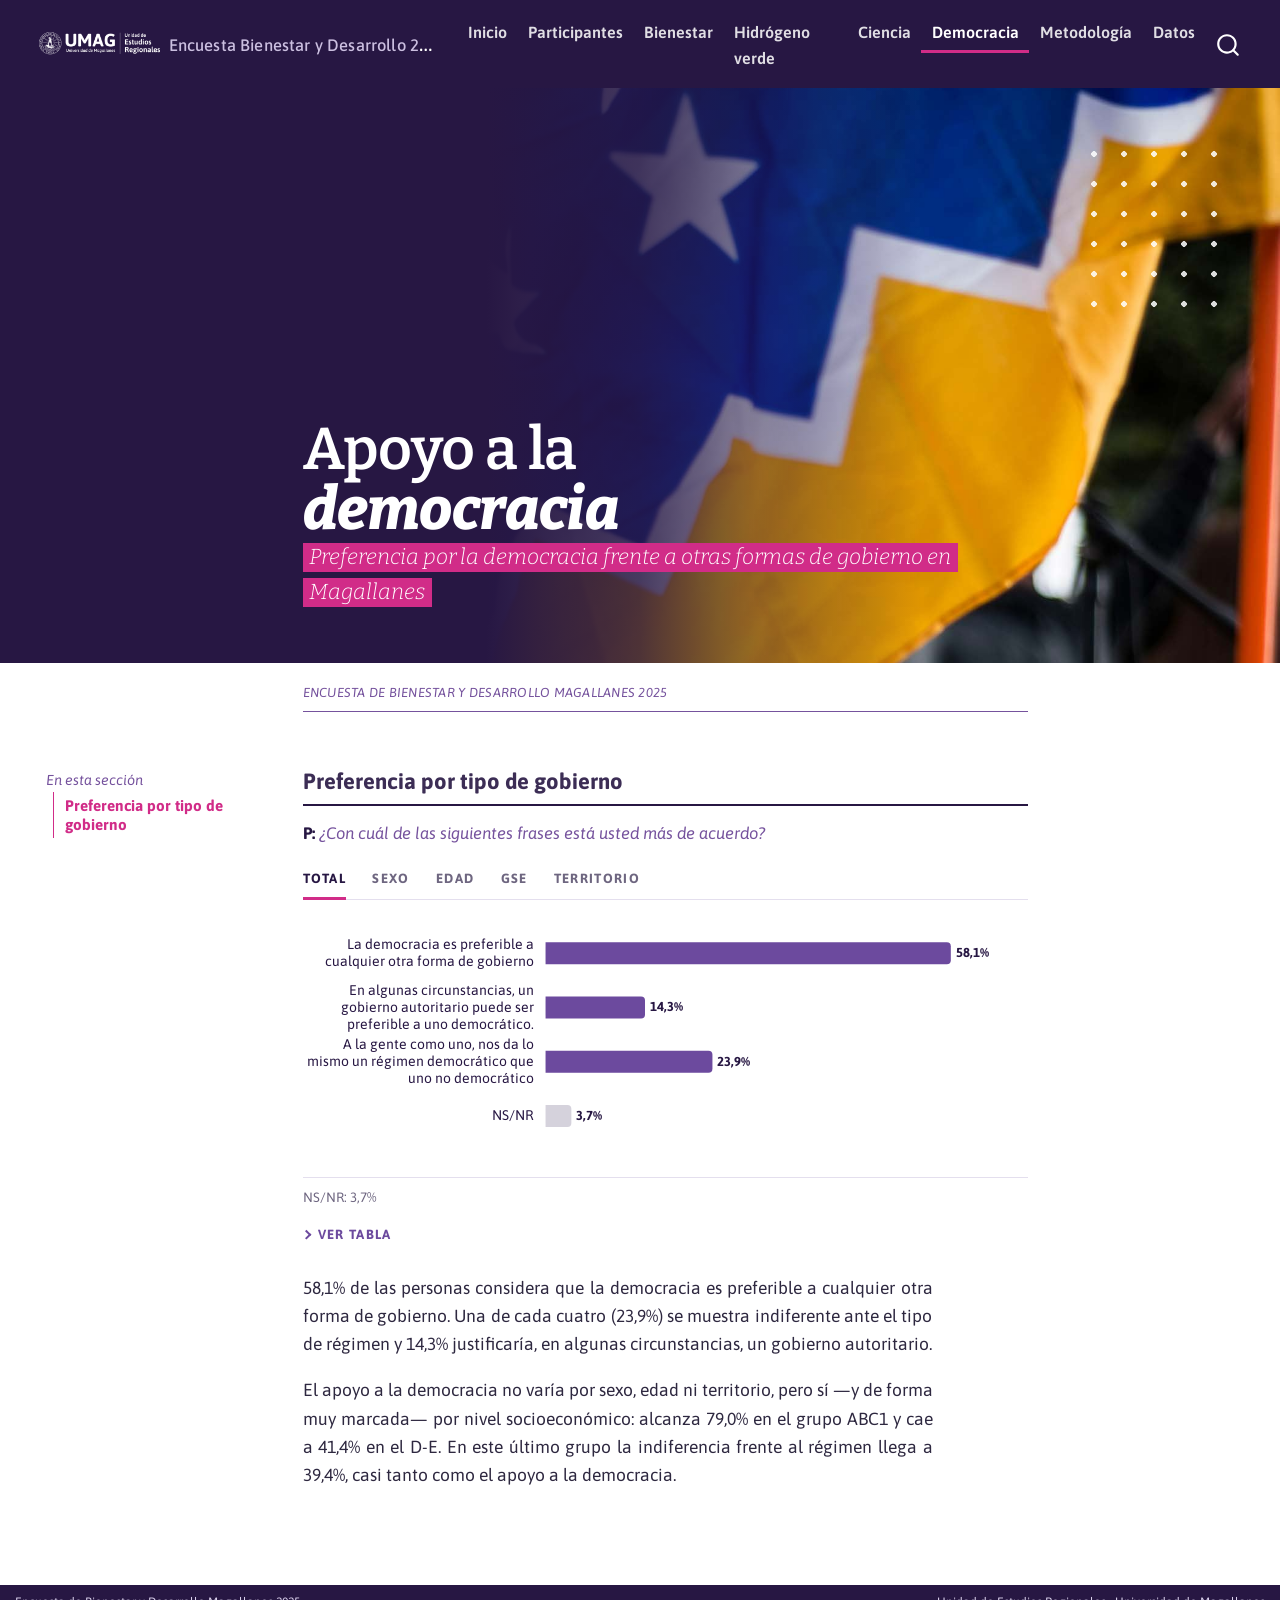
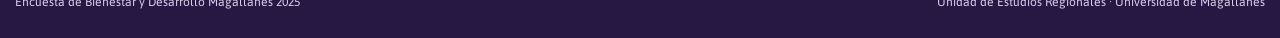
<file: democracia.html>
<!DOCTYPE html>
<html xmlns="http://www.w3.org/1999/xhtml" lang="es" xml:lang="es"><head>

<meta charset="utf-8">
<meta name="generator" content="quarto-1.8.24">

<meta name="viewport" content="width=device-width, initial-scale=1.0, user-scalable=yes">

<meta name="description" content="Preferencia por la democracia frente a otras formas de gobierno.">

<title>Democracia · EBD Magallanes 2025 – EBD Magallanes 2025</title>
<style>
code{white-space: pre-wrap;}
span.smallcaps{font-variant: small-caps;}
div.columns{display: flex; gap: min(4vw, 1.5em);}
div.column{flex: auto; overflow-x: auto;}
div.hanging-indent{margin-left: 1.5em; text-indent: -1.5em;}
ul.task-list{list-style: none;}
ul.task-list li input[type="checkbox"] {
  width: 0.8em;
  margin: 0 0.8em 0.2em -1em; /* quarto-specific, see https://github.com/quarto-dev/quarto-cli/issues/4556 */ 
  vertical-align: middle;
}
</style>


<script src="site_libs/quarto-nav/quarto-nav.js"></script>
<script src="site_libs/quarto-nav/headroom.min.js"></script>
<script src="site_libs/clipboard/clipboard.min.js"></script>
<script src="site_libs/quarto-search/autocomplete.umd.js"></script>
<script src="site_libs/quarto-search/fuse.min.js"></script>
<script src="site_libs/quarto-search/quarto-search.js"></script>
<meta name="quarto:offset" content="./">
<link href="./img/favicon.png" rel="icon" type="image/png">
<script src="site_libs/quarto-html/quarto.js" type="module"></script>
<script src="site_libs/quarto-html/tabsets/tabsets.js" type="module"></script>
<script src="site_libs/quarto-html/axe/axe-check.js" type="module"></script>
<script src="site_libs/quarto-html/popper.min.js"></script>
<script src="site_libs/quarto-html/tippy.umd.min.js"></script>
<script src="site_libs/quarto-html/anchor.min.js"></script>
<link href="site_libs/quarto-html/tippy.css" rel="stylesheet">
<link href="site_libs/quarto-html/quarto-syntax-highlighting-dc55a5b9e770e841cd82e46aadbfb9b0.css" rel="stylesheet" id="quarto-text-highlighting-styles">
<script src="site_libs/bootstrap/bootstrap.min.js"></script>
<link href="site_libs/bootstrap/bootstrap-icons.css" rel="stylesheet">
<link href="site_libs/bootstrap/bootstrap-468c7059e28b99bac9483d6b16d7ec14.min.css" rel="stylesheet" append-hash="true" id="quarto-bootstrap" data-mode="light">
<script id="quarto-search-options" type="application/json">{
  "location": "navbar",
  "copy-button": false,
  "collapse-after": 3,
  "panel-placement": "end",
  "type": "overlay",
  "limit": 50,
  "keyboard-shortcut": [
    "f",
    "/",
    "s"
  ],
  "show-item-context": false,
  "language": {
    "search-no-results-text": "No se han encontrado resultados",
    "search-matching-documents-text": "documentos encontrados",
    "search-copy-link-title": "Copiar el enlace en la búsqueda",
    "search-hide-matches-text": "Ocultar resultados adicionales",
    "search-more-match-text": "resultado adicional en este documento",
    "search-more-matches-text": "resultados adicionales en este documento",
    "search-clear-button-title": "Borrar",
    "search-text-placeholder": "",
    "search-detached-cancel-button-title": "Cancelar",
    "search-submit-button-title": "Enviar",
    "search-label": "Buscar"
  }
}</script>
<style>html{ scroll-behavior: smooth; }</style>
<style>

      .quarto-title-block .quarto-title-banner {
        background-image: url(img/fotos/democracia.jpg);
background-size: cover;
      }
</style>
<script src="site_libs/htmlwidgets-1.6.4/htmlwidgets.js"></script>
<script src="site_libs/echarts4r-6.0.0/echarts.min.js"></script>
<script src="site_libs/echarts4r-6.0.0/ecStat.min.js"></script>
<script src="site_libs/echarts4r-6.0.0/dataTool.min.js"></script>
<script src="site_libs/echarts4r-binding-0.5.0/echarts4r.js"></script>


</head>

<body class="floating nav-fixed quarto-light">

<div id="quarto-search-results"></div>
  <header id="quarto-header" class="headroom fixed-top quarto-banner">
    <nav class="navbar navbar-expand-lg " data-bs-theme="dark">
      <div class="navbar-container container-fluid">
      <div class="navbar-brand-container mx-auto">
    <a href="./index.html" class="navbar-brand navbar-brand-logo">
    <img src="./img/logo_uer_blanco.png" alt="Unidad de Estudios Regionales — UMAG" class="navbar-logo light-content">
    <img src="./img/logo_uer_blanco.png" alt="Unidad de Estudios Regionales — UMAG" class="navbar-logo dark-content">
    </a>
    <a class="navbar-brand" href="./index.html">
    <span class="navbar-title">Encuesta Bienestar y Desarrollo 2025</span>
    </a>
  </div>
            <div id="quarto-search" class="" title="Buscar"></div>
          <button class="navbar-toggler" type="button" data-bs-toggle="collapse" data-bs-target="#navbarCollapse" aria-controls="navbarCollapse" role="menu" aria-expanded="false" aria-label="Navegación de palanca" onclick="if (window.quartoToggleHeadroom) { window.quartoToggleHeadroom(); }">
  <span class="navbar-toggler-icon"></span>
</button>
          <div class="collapse navbar-collapse" id="navbarCollapse">
            <ul class="navbar-nav navbar-nav-scroll me-auto">
  <li class="nav-item">
    <a class="nav-link" href="./index.html"> 
<span class="menu-text">Inicio</span></a>
  </li>  
  <li class="nav-item">
    <a class="nav-link" href="./perfil.html"> 
<span class="menu-text">Participantes</span></a>
  </li>  
  <li class="nav-item">
    <a class="nav-link" href="./bienestar.html"> 
<span class="menu-text">Bienestar</span></a>
  </li>  
  <li class="nav-item">
    <a class="nav-link" href="./hidrogeno.html"> 
<span class="menu-text">Hidrógeno verde</span></a>
  </li>  
  <li class="nav-item">
    <a class="nav-link" href="./ciencia.html"> 
<span class="menu-text">Ciencia</span></a>
  </li>  
  <li class="nav-item">
    <a class="nav-link active" href="./democracia.html" aria-current="page"> 
<span class="menu-text">Democracia</span></a>
  </li>  
  <li class="nav-item">
    <a class="nav-link" href="./metodologia.html"> 
<span class="menu-text">Metodología</span></a>
  </li>  
  <li class="nav-item">
    <a class="nav-link" href="./datos.html"> 
<span class="menu-text">Datos</span></a>
  </li>  
</ul>
          </div> <!-- /navcollapse -->
            <div class="quarto-navbar-tools">
</div>
      </div> <!-- /container-fluid -->
    </nav>
</header>
<!-- content -->
<header id="title-block-header" class="quarto-title-block default toc-left page-columns page-full">
  <div class="quarto-title-banner page-columns page-full">
    <div class="quarto-title column-body">
      <h1 class="title">Apoyo a la <em>democracia</em></h1>
            <p class="subtitle lead">Preferencia por la democracia frente a otras formas de gobierno en Magallanes</p>
                  <div>
        <div class="description">
          Preferencia por la democracia frente a otras formas de gobierno.
        </div>
      </div>
                </div>
  </div>
    
  
  <div class="quarto-title-meta">

      
    
      
    </div>
    
  
  </header><div id="quarto-content" class="quarto-container page-columns page-rows-contents page-layout-article page-navbar">
<!-- sidebar -->
  <nav id="quarto-sidebar" class="sidebar collapse collapse-horizontal quarto-sidebar-collapse-item sidebar-navigation floating overflow-auto">
    <nav id="TOC" role="doc-toc" class="toc-active">
    <h2 id="toc-title">En esta sección</h2>
   
  <ul>
  <li><a href="#d1" id="toc-d1" class="nav-link active" data-scroll-target="#d1">Preferencia por tipo de gobierno</a></li>
  </ul>
</nav>
</nav>
<div id="quarto-sidebar-glass" class="quarto-sidebar-collapse-item" data-bs-toggle="collapse" data-bs-target=".quarto-sidebar-collapse-item"></div>
<!-- margin-sidebar -->
    <div id="quarto-margin-sidebar" class="sidebar margin-sidebar zindex-bottom">
    </div>
<!-- main -->
<main class="content quarto-banner-title-block" id="quarto-document-content">





<section id="d1" class="level3">
<h3 class="anchored" data-anchor-id="d1">Preferencia por tipo de gobierno</h3>
<div class="cell">
<div class="cell-output-display">
<div class="q-bloque" id="q-d1">
<p class="q-texto">
<b>P:</b>
 
¿Con cuál de las siguientes frases está usted más de acuerdo?
</p>
<div class="q-tabs" role="tablist" aria-label="Desagregación">
<button class="q-tab activo" type="button" role="tab" aria-selected="true" data-panel="d1-1">Total</button>
<button class="q-tab " type="button" role="tab" aria-selected="false" data-panel="d1-2">Sexo</button>
<button class="q-tab " type="button" role="tab" aria-selected="false" data-panel="d1-3">Edad</button>
<button class="q-tab " type="button" role="tab" aria-selected="false" data-panel="d1-4">GSE</button>
<button class="q-tab " type="button" role="tab" aria-selected="false" data-panel="d1-5">Territorio</button>
</div>
<div class="q-paneles">
<div class="q-panel activo" id="d1-1" role="tabpanel">
<div class="ec-wrap" data-alto="249" data-alto-movil="194">
<div id="htmlwidget-111a387a7e318fef4b43" style="width:100%;height:249px;" class="echarts4r html-widget"></div>
<script type="application/json" data-for="htmlwidget-111a387a7e318fef4b43">{"x":{"theme":"","tl":false,"draw":true,"renderer":"canvas","events":[],"buttons":[],"opts":{"baseOption":{"textStyle":{"fontFamily":"'Asap', system-ui, sans-serif","color":"#2e2840"},"animationDuration":500,"grid":{"left":8,"right":64,"top":6,"bottom":6,"containLabel":true},"xAxis":{"type":"value","show":false},"yAxis":{"type":"category","data":["La democracia es preferible a\ncualquier otra forma de gobierno","En algunas circunstancias, un\ngobierno autoritario puede ser\npreferible a uno democrático.","A la gente como uno, nos da lo\nmismo un régimen democrático que\nuno no democrático","NS/NR"],"inverse":true,"axisTick":{"show":false},"axisLine":{"show":false},"axisLabel":{"color":"#271743","fontSize":14,"lineHeight":17,"margin":12,"interval":0}},"tooltip":{"backgroundColor":"#ffffff","borderColor":"#d9d3e4","borderWidth":1,"padding":[8,12],"textStyle":{"color":"#271743","fontFamily":"'Asap', system-ui, sans-serif","fontSize":13},"extraCssText":"box-shadow:0 6px 18px rgba(39,23,67,.16);border-radius:2px;border-top:3px solid #d12c88;","trigger":"item","formatter":"function(p){var f=function(v){return (Math.round(v*10)/10).toFixed(1).replace('.', ',');};return '<b>'+p.name.replace(/\\n/g,' ')+'<\/b><br>'+f(p.value)+'%';}"},"series":[{"type":"bar","data":[{"value":58.11,"n":379,"itemStyle":{"color":"#6c4a9e"}},{"value":14.26,"n":91,"itemStyle":{"color":"#6c4a9e"}},{"value":23.93,"n":160,"itemStyle":{"color":"#6c4a9e"}},{"value":3.7,"n":25,"itemStyle":{"color":"#d5d2dc"}}],"barMaxWidth":22,"barCategoryGap":"28%","itemStyle":{"borderRadius":[0,4,4,0]},"label":{"show":true,"position":"right","color":"#271743","fontWeight":"bold","fontSize":13,"formatter":"function(p){var f=function(v){return (Math.round(v*10)/10).toFixed(1).replace('.', ',');};return f(p.value)+'%';}"},"emphasis":{"itemStyle":{"opacity":0.85}}}]},"media":[{"query":{"maxWidth":560},"option":{"grid":{"left":0,"right":52,"top":4,"bottom":4,"containLabel":false},"yAxis":{"data":["La democracia es preferible a cualquier otra forma de gobierno","En algunas circunstancias, un gobierno autoritario puede ser preferible a uno democrático.","A la gente como uno, nos da lo mismo un régimen democrático que uno no democrático","NS/NR"],"axisLabel":{"inside":true,"verticalAlign":"bottom","align":"left","padding":[0,0,11,0],"margin":0,"fontSize":12.5,"lineHeight":15,"width":300,"overflow":"truncate"}},"series":[{"barMaxWidth":14}]}}]},"dispose":true},"evals":["opts.baseOption.tooltip.formatter","opts.baseOption.series.0.label.formatter"],"jsHooks":[]}</script>
</div>
<div class="q-pie"><span>NS/NR: 3,7%</span></div>
</div>
<div class="q-panel " id="d1-2" role="tabpanel">
<div class="ec-wrap" data-alto="222" data-alto-movil="275">
<div id="htmlwidget-ae779602ffcff5b3632d" style="width:100%;height:222px;" class="echarts4r html-widget"></div>
<script type="application/json" data-for="htmlwidget-ae779602ffcff5b3632d">{"x":{"theme":"","tl":false,"draw":true,"renderer":"canvas","events":[],"buttons":[],"opts":{"baseOption":{"textStyle":{"fontFamily":"'Asap', system-ui, sans-serif","color":"#2e2840"},"animationDuration":500,"legend":{"top":0,"left":0,"itemWidth":12,"itemHeight":12,"icon":"roundRect","textStyle":{"fontSize":12.5,"color":"#2e2840"}},"grid":{"left":8,"right":40,"top":36,"bottom":8,"containLabel":true},"xAxis":{"type":"value","axisLabel":{"formatter":"{value}%","color":"#6e6680"},"splitLine":{"lineStyle":{"color":"#ece8f2"}}},"yAxis":{"type":"category","data":["La democracia es preferible a\ncualquier otra forma de gobierno","En algunas circunstancias, un\ngobierno autoritario puede ser\npreferible a uno democrático.","A la gente como uno, nos da lo\nmismo un régimen democrático que\nuno no democrático"],"inverse":true,"axisTick":{"show":false},"axisLine":{"show":false},"axisLabel":{"color":"#271743","fontSize":14,"lineHeight":17,"margin":12,"interval":0}},"tooltip":{"backgroundColor":"#ffffff","borderColor":"#d9d3e4","borderWidth":1,"padding":[8,12],"textStyle":{"color":"#271743","fontFamily":"'Asap', system-ui, sans-serif","fontSize":13},"extraCssText":"box-shadow:0 6px 18px rgba(39,23,67,.16);border-radius:2px;border-top:3px solid #d12c88;","trigger":"axis","axisPointer":{"type":"shadow","shadowStyle":{"color":"rgba(108,74,158,.07)"}},"formatter":"function(ps){var f=function(v){return (Math.round(v*10)/10).toFixed(1).replace('.', ',');};var s='<b>'+ps[0].name.replace(/\\n/g,' ')+'<\/b>';ps.forEach(function(p){s+='<br>'+p.marker+p.seriesName+': <b>'+f(p.value)+'%<\/b>';});return s;}"},"series":[{"name":"Mujer","type":"bar","data":[{"value":54.7,"n":168},{"value":14.49,"n":48},{"value":25.97,"n":87}],"barMaxWidth":14,"barGap":"15%","itemStyle":{"color":"#0092a4","borderRadius":[0,3,3,0]},"label":{"show":true,"position":"right","fontSize":11,"fontWeight":"normal","color":"#4d4560","distance":4,"formatter":"function(p){var f=function(v){return (Math.round(v*10)/10).toFixed(1).replace('.', ',');};return f(p.value);}"},"emphasis":{"focus":"series"}},{"name":"Hombre","type":"bar","data":[{"value":61.36,"n":211},{"value":14.04,"n":43},{"value":21.99,"n":73}],"barMaxWidth":14,"barGap":"15%","itemStyle":{"color":"#b0306f","borderRadius":[0,3,3,0]},"label":{"show":true,"position":"right","fontSize":11,"fontWeight":"normal","color":"#4d4560","distance":4,"formatter":"function(p){var f=function(v){return (Math.round(v*10)/10).toFixed(1).replace('.', ',');};return f(p.value);}"},"emphasis":{"focus":"series"}}]},"media":[{"query":{"maxWidth":560},"option":{"grid":{"left":0,"right":40,"top":45,"bottom":26,"containLabel":false},"yAxis":{"data":["La democracia es preferible a cualquier otra forma de gobierno","En algunas circunstancias, un gobierno autoritario puede ser preferible a uno democrático.","A la gente como uno, nos da lo mismo un régimen democrático que uno no democrático"],"axisLabel":{"inside":true,"verticalAlign":"bottom","align":"left","padding":[0,0,19,0],"margin":0,"fontSize":12.5,"lineHeight":15,"width":300,"overflow":"truncate"}},"series":[{"barMaxWidth":12},{"barMaxWidth":12}]}}]},"dispose":true},"evals":["opts.baseOption.tooltip.formatter","opts.baseOption.series.0.label.formatter","opts.baseOption.series.1.label.formatter"],"jsHooks":[]}</script>
</div>
</div>
<div class="q-panel " id="d1-3" role="tabpanel">
<div class="ec-wrap" data-alto="300" data-alto-movil="353">
<div id="htmlwidget-94b035bc78807a0d3dc1" style="width:100%;height:300px;" class="echarts4r html-widget"></div>
<script type="application/json" data-for="htmlwidget-94b035bc78807a0d3dc1">{"x":{"theme":"","tl":false,"draw":true,"renderer":"canvas","events":[],"buttons":[],"opts":{"baseOption":{"textStyle":{"fontFamily":"'Asap', system-ui, sans-serif","color":"#2e2840"},"animationDuration":500,"legend":{"top":0,"left":0,"itemWidth":12,"itemHeight":12,"icon":"roundRect","textStyle":{"fontSize":12.5,"color":"#2e2840"}},"grid":{"left":8,"right":40,"top":36,"bottom":8,"containLabel":true},"xAxis":{"type":"value","axisLabel":{"formatter":"{value}%","color":"#6e6680"},"splitLine":{"lineStyle":{"color":"#ece8f2"}}},"yAxis":{"type":"category","data":["La democracia es preferible a\ncualquier otra forma de gobierno","En algunas circunstancias, un\ngobierno autoritario puede ser\npreferible a uno democrático.","A la gente como uno, nos da lo\nmismo un régimen democrático que\nuno no democrático"],"inverse":true,"axisTick":{"show":false},"axisLine":{"show":false},"axisLabel":{"color":"#271743","fontSize":14,"lineHeight":17,"margin":12,"interval":0}},"tooltip":{"backgroundColor":"#ffffff","borderColor":"#d9d3e4","borderWidth":1,"padding":[8,12],"textStyle":{"color":"#271743","fontFamily":"'Asap', system-ui, sans-serif","fontSize":13},"extraCssText":"box-shadow:0 6px 18px rgba(39,23,67,.16);border-radius:2px;border-top:3px solid #d12c88;","trigger":"axis","axisPointer":{"type":"shadow","shadowStyle":{"color":"rgba(108,74,158,.07)"}},"formatter":"function(ps){var f=function(v){return (Math.round(v*10)/10).toFixed(1).replace('.', ',');};var s='<b>'+ps[0].name.replace(/\\n/g,' ')+'<\/b>';ps.forEach(function(p){s+='<br>'+p.marker+p.seriesName+': <b>'+f(p.value)+'%<\/b>';});return s;}"},"series":[{"name":"18-29","type":"bar","data":[{"value":61.68,"n":58},{"value":13.84,"n":13},{"value":23.19,"n":21}],"barMaxWidth":14,"barGap":"15%","itemStyle":{"color":"#b89ad8","borderRadius":[0,3,3,0]},"label":{"show":true,"position":"right","fontSize":11,"fontWeight":"normal","color":"#4d4560","distance":4,"formatter":"function(p){var f=function(v){return (Math.round(v*10)/10).toFixed(1).replace('.', ',');};return f(p.value);}"},"emphasis":{"focus":"series"}},{"name":"30-44","type":"bar","data":[{"value":57.23,"n":113},{"value":17.67,"n":33},{"value":23.26,"n":43}],"barMaxWidth":14,"barGap":"15%","itemStyle":{"color":"#9270bf","borderRadius":[0,3,3,0]},"label":{"show":true,"position":"right","fontSize":11,"fontWeight":"normal","color":"#4d4560","distance":4,"formatter":"function(p){var f=function(v){return (Math.round(v*10)/10).toFixed(1).replace('.', ',');};return f(p.value);}"},"emphasis":{"focus":"series"}},{"name":"45-59","type":"bar","data":[{"value":54.61,"n":101},{"value":14.67,"n":27},{"value":23.95,"n":47}],"barMaxWidth":14,"barGap":"15%","itemStyle":{"color":"#6c4a9e","borderRadius":[0,3,3,0]},"label":{"show":true,"position":"right","fontSize":11,"fontWeight":"normal","color":"#4d4560","distance":4,"formatter":"function(p){var f=function(v){return (Math.round(v*10)/10).toFixed(1).replace('.', ',');};return f(p.value);}"},"emphasis":{"focus":"series"}},{"name":"60+","type":"bar","data":[{"value":60.39,"n":107},{"value":9.289999999999999,"n":18},{"value":25.45,"n":49}],"barMaxWidth":14,"barGap":"15%","itemStyle":{"color":"#41256f","borderRadius":[0,3,3,0]},"label":{"show":true,"position":"right","fontSize":11,"fontWeight":"normal","color":"#4d4560","distance":4,"formatter":"function(p){var f=function(v){return (Math.round(v*10)/10).toFixed(1).replace('.', ',');};return f(p.value);}"},"emphasis":{"focus":"series"}}]},"media":[{"query":{"maxWidth":560},"option":{"grid":{"left":0,"right":40,"top":45,"bottom":26,"containLabel":false},"yAxis":{"data":["La democracia es preferible a cualquier otra forma de gobierno","En algunas circunstancias, un gobierno autoritario puede ser preferible a uno democrático.","A la gente como uno, nos da lo mismo un régimen democrático que uno no democrático"],"axisLabel":{"inside":true,"verticalAlign":"bottom","align":"left","padding":[0,0,32,0],"margin":0,"fontSize":12.5,"lineHeight":15,"width":300,"overflow":"truncate"}},"series":[{"barMaxWidth":12},{"barMaxWidth":12},{"barMaxWidth":12},{"barMaxWidth":12}]}}]},"dispose":true},"evals":["opts.baseOption.tooltip.formatter","opts.baseOption.series.0.label.formatter","opts.baseOption.series.1.label.formatter","opts.baseOption.series.2.label.formatter","opts.baseOption.series.3.label.formatter"],"jsHooks":[]}</script>
</div>
</div>
<div class="q-panel " id="d1-4" role="tabpanel">
<div class="ec-wrap" data-alto="261" data-alto-movil="314">
<div id="htmlwidget-e5b625966cceb27023b3" style="width:100%;height:261px;" class="echarts4r html-widget"></div>
<script type="application/json" data-for="htmlwidget-e5b625966cceb27023b3">{"x":{"theme":"","tl":false,"draw":true,"renderer":"canvas","events":[],"buttons":[],"opts":{"baseOption":{"textStyle":{"fontFamily":"'Asap', system-ui, sans-serif","color":"#2e2840"},"animationDuration":500,"legend":{"top":0,"left":0,"itemWidth":12,"itemHeight":12,"icon":"roundRect","textStyle":{"fontSize":12.5,"color":"#2e2840"}},"grid":{"left":8,"right":40,"top":36,"bottom":8,"containLabel":true},"xAxis":{"type":"value","axisLabel":{"formatter":"{value}%","color":"#6e6680"},"splitLine":{"lineStyle":{"color":"#ece8f2"}}},"yAxis":{"type":"category","data":["La democracia es preferible a\ncualquier otra forma de gobierno","En algunas circunstancias, un\ngobierno autoritario puede ser\npreferible a uno democrático.","A la gente como uno, nos da lo\nmismo un régimen democrático que\nuno no democrático"],"inverse":true,"axisTick":{"show":false},"axisLine":{"show":false},"axisLabel":{"color":"#271743","fontSize":14,"lineHeight":17,"margin":12,"interval":0}},"tooltip":{"backgroundColor":"#ffffff","borderColor":"#d9d3e4","borderWidth":1,"padding":[8,12],"textStyle":{"color":"#271743","fontFamily":"'Asap', system-ui, sans-serif","fontSize":13},"extraCssText":"box-shadow:0 6px 18px rgba(39,23,67,.16);border-radius:2px;border-top:3px solid #d12c88;","trigger":"axis","axisPointer":{"type":"shadow","shadowStyle":{"color":"rgba(108,74,158,.07)"}},"formatter":"function(ps){var f=function(v){return (Math.round(v*10)/10).toFixed(1).replace('.', ',');};var s='<b>'+ps[0].name.replace(/\\n/g,' ')+'<\/b>';ps.forEach(function(p){s+='<br>'+p.marker+p.seriesName+': <b>'+f(p.value)+'%<\/b>';});return s;}"},"series":[{"name":"ABC1","type":"bar","data":[{"value":78.95999999999999,"n":129},{"value":9.73,"n":15},{"value":10.72,"n":16}],"barMaxWidth":14,"barGap":"15%","itemStyle":{"color":"#b89ad8","borderRadius":[0,3,3,0]},"label":{"show":true,"position":"right","fontSize":11,"fontWeight":"normal","color":"#4d4560","distance":4,"formatter":"function(p){var f=function(v){return (Math.round(v*10)/10).toFixed(1).replace('.', ',');};return f(p.value);}"},"emphasis":{"focus":"series"}},{"name":"C2-C3","type":"bar","data":[{"value":54.48,"n":193},{"value":15.82,"n":56},{"value":24.35,"n":88}],"barMaxWidth":14,"barGap":"15%","itemStyle":{"color":"#7f5cb0","borderRadius":[0,3,3,0]},"label":{"show":true,"position":"right","fontSize":11,"fontWeight":"normal","color":"#4d4560","distance":4,"formatter":"function(p){var f=function(v){return (Math.round(v*10)/10).toFixed(1).replace('.', ',');};return f(p.value);}"},"emphasis":{"focus":"series"}},{"name":"D-E","type":"bar","data":[{"value":41.43,"n":57},{"value":15.87,"n":20},{"value":39.44,"n":56}],"barMaxWidth":14,"barGap":"15%","itemStyle":{"color":"#41256f","borderRadius":[0,3,3,0]},"label":{"show":true,"position":"right","fontSize":11,"fontWeight":"normal","color":"#4d4560","distance":4,"formatter":"function(p){var f=function(v){return (Math.round(v*10)/10).toFixed(1).replace('.', ',');};return f(p.value);}"},"emphasis":{"focus":"series"}}]},"media":[{"query":{"maxWidth":560},"option":{"grid":{"left":0,"right":40,"top":45,"bottom":26,"containLabel":false},"yAxis":{"data":["La democracia es preferible a cualquier otra forma de gobierno","En algunas circunstancias, un gobierno autoritario puede ser preferible a uno democrático.","A la gente como uno, nos da lo mismo un régimen democrático que uno no democrático"],"axisLabel":{"inside":true,"verticalAlign":"bottom","align":"left","padding":[0,0,26,0],"margin":0,"fontSize":12.5,"lineHeight":15,"width":300,"overflow":"truncate"}},"series":[{"barMaxWidth":12},{"barMaxWidth":12},{"barMaxWidth":12}]}}]},"dispose":true},"evals":["opts.baseOption.tooltip.formatter","opts.baseOption.series.0.label.formatter","opts.baseOption.series.1.label.formatter","opts.baseOption.series.2.label.formatter"],"jsHooks":[]}</script>
</div>
</div>
<div class="q-panel " id="d1-5" role="tabpanel">
<div class="ec-wrap" data-alto="222" data-alto-movil="275">
<div id="htmlwidget-8ec99106c2aacb6e08dc" style="width:100%;height:222px;" class="echarts4r html-widget"></div>
<script type="application/json" data-for="htmlwidget-8ec99106c2aacb6e08dc">{"x":{"theme":"","tl":false,"draw":true,"renderer":"canvas","events":[],"buttons":[],"opts":{"baseOption":{"textStyle":{"fontFamily":"'Asap', system-ui, sans-serif","color":"#2e2840"},"animationDuration":500,"legend":{"top":0,"left":0,"itemWidth":12,"itemHeight":12,"icon":"roundRect","textStyle":{"fontSize":12.5,"color":"#2e2840"}},"grid":{"left":8,"right":40,"top":36,"bottom":8,"containLabel":true},"xAxis":{"type":"value","axisLabel":{"formatter":"{value}%","color":"#6e6680"},"splitLine":{"lineStyle":{"color":"#ece8f2"}}},"yAxis":{"type":"category","data":["La democracia es preferible a\ncualquier otra forma de gobierno","En algunas circunstancias, un\ngobierno autoritario puede ser\npreferible a uno democrático.","A la gente como uno, nos da lo\nmismo un régimen democrático que\nuno no democrático"],"inverse":true,"axisTick":{"show":false},"axisLine":{"show":false},"axisLabel":{"color":"#271743","fontSize":14,"lineHeight":17,"margin":12,"interval":0}},"tooltip":{"backgroundColor":"#ffffff","borderColor":"#d9d3e4","borderWidth":1,"padding":[8,12],"textStyle":{"color":"#271743","fontFamily":"'Asap', system-ui, sans-serif","fontSize":13},"extraCssText":"box-shadow:0 6px 18px rgba(39,23,67,.16);border-radius:2px;border-top:3px solid #d12c88;","trigger":"axis","axisPointer":{"type":"shadow","shadowStyle":{"color":"rgba(108,74,158,.07)"}},"formatter":"function(ps){var f=function(v){return (Math.round(v*10)/10).toFixed(1).replace('.', ',');};var s='<b>'+ps[0].name.replace(/\\n/g,' ')+'<\/b>';ps.forEach(function(p){s+='<br>'+p.marker+p.seriesName+': <b>'+f(p.value)+'%<\/b>';});return s;}"},"series":[{"name":"Pta. Arenas","type":"bar","data":[{"value":57.8,"n":251},{"value":13.94,"n":57},{"value":24.35,"n":104}],"barMaxWidth":14,"barGap":"15%","itemStyle":{"color":"#0092a4","borderRadius":[0,3,3,0]},"label":{"show":true,"position":"right","fontSize":11,"fontWeight":"normal","color":"#4d4560","distance":4,"formatter":"function(p){var f=function(v){return (Math.round(v*10)/10).toFixed(1).replace('.', ',');};return f(p.value);}"},"emphasis":{"focus":"series"}},{"name":"Resto de la región","type":"bar","data":[{"value":59.33,"n":128},{"value":15.52,"n":34},{"value":22.26,"n":56}],"barMaxWidth":14,"barGap":"15%","itemStyle":{"color":"#b0306f","borderRadius":[0,3,3,0]},"label":{"show":true,"position":"right","fontSize":11,"fontWeight":"normal","color":"#4d4560","distance":4,"formatter":"function(p){var f=function(v){return (Math.round(v*10)/10).toFixed(1).replace('.', ',');};return f(p.value);}"},"emphasis":{"focus":"series"}}]},"media":[{"query":{"maxWidth":560},"option":{"grid":{"left":0,"right":40,"top":45,"bottom":26,"containLabel":false},"yAxis":{"data":["La democracia es preferible a cualquier otra forma de gobierno","En algunas circunstancias, un gobierno autoritario puede ser preferible a uno democrático.","A la gente como uno, nos da lo mismo un régimen democrático que uno no democrático"],"axisLabel":{"inside":true,"verticalAlign":"bottom","align":"left","padding":[0,0,19,0],"margin":0,"fontSize":12.5,"lineHeight":15,"width":300,"overflow":"truncate"}},"series":[{"barMaxWidth":12},{"barMaxWidth":12}]}}]},"dispose":true},"evals":["opts.baseOption.tooltip.formatter","opts.baseOption.series.0.label.formatter","opts.baseOption.series.1.label.formatter"],"jsHooks":[]}</script>
</div>
</div>
</div>
<details class="q-tabla">
<summary>
<span class="q-tabla-ver">Ver tabla</span>
<span class="q-tabla-ocultar">Ocultar tabla</span>
</summary>
<p class="q-tabla-etiqueta">Por sexo, edad, GSE y territorio</p>
<div class="q-tabla-scroll" tabindex="0">

<table class="tabla-cruce caption-top table table-sm table-striped small" aria-label="¿Con cuál de las siguientes frases está usted más de acuerdo?">
<colgroup>
<col style="width: 7%">
<col style="width: 7%">
<col style="width: 7%">
<col style="width: 7%">
<col style="width: 7%">
<col style="width: 7%">
<col style="width: 7%">
<col style="width: 7%">
<col style="width: 7%">
<col style="width: 7%">
<col style="width: 7%">
<col style="width: 7%">
<col style="width: 7%">
</colgroup>
<thead>
<tr class="header">
<td rowspan="2"></td>
<th rowspan="2" class="tc-total" data-quarto-table-cell-role="th" scope="col">Total</th>
<th colspan="2" class="tc-cruce" data-quarto-table-cell-role="th" scope="colgroup">Sexo</th>
<th colspan="4" class="tc-cruce" data-quarto-table-cell-role="th" scope="colgroup">Edad</th>
<th colspan="3" class="tc-cruce" data-quarto-table-cell-role="th" scope="colgroup">GSE</th>
<th colspan="2" class="tc-cruce" data-quarto-table-cell-role="th" scope="colgroup">Territorio</th>
</tr>
<tr class="even">
<th class="tc-inicio" data-quarto-table-cell-role="th" scope="col">Mujer</th>
<th data-quarto-table-cell-role="th" scope="col">Hombre</th>
<th class="tc-inicio" data-quarto-table-cell-role="th" scope="col">18-29</th>
<th data-quarto-table-cell-role="th" scope="col">30-44</th>
<th data-quarto-table-cell-role="th" scope="col">45-59</th>
<th data-quarto-table-cell-role="th" scope="col">60+</th>
<th class="tc-inicio" data-quarto-table-cell-role="th" scope="col">ABC1</th>
<th data-quarto-table-cell-role="th" scope="col">C2-C3</th>
<th data-quarto-table-cell-role="th" scope="col">D-E</th>
<th class="tc-inicio" data-quarto-table-cell-role="th" scope="col">Pta.<br>
Arenas</th>
<th data-quarto-table-cell-role="th" scope="col">Resto de<br>
la región</th>
</tr>
</thead>
<tbody>
<tr class="odd">
<th data-quarto-table-cell-role="th" scope="row">La democracia es preferible a cualquier otra forma de gobierno</th>
<td class="tc-total">58,1</td>
<td class="tc-inicio">54,7</td>
<td>61,4</td>
<td class="tc-inicio">61,7</td>
<td>57,2</td>
<td>54,6</td>
<td>60,4</td>
<td class="tc-inicio">79,0</td>
<td>54,5</td>
<td>41,4</td>
<td class="tc-inicio">57,8</td>
<td>59,3</td>
</tr>
<tr class="even">
<th data-quarto-table-cell-role="th" scope="row">En algunas circunstancias, un gobierno autoritario puede ser preferible a uno democrático.</th>
<td class="tc-total">14,3</td>
<td class="tc-inicio">14,5</td>
<td>14,0</td>
<td class="tc-inicio">13,8</td>
<td>17,7</td>
<td>14,7</td>
<td>9,3</td>
<td class="tc-inicio">9,7</td>
<td>15,8</td>
<td>15,9</td>
<td class="tc-inicio">13,9</td>
<td>15,5</td>
</tr>
<tr class="odd">
<th data-quarto-table-cell-role="th" scope="row">A la gente como uno, nos da lo mismo un régimen democrático que uno no democrático</th>
<td class="tc-total">23,9</td>
<td class="tc-inicio">26,0</td>
<td>22,0</td>
<td class="tc-inicio">23,2</td>
<td>23,3</td>
<td>23,9</td>
<td>25,5</td>
<td class="tc-inicio">10,7</td>
<td>24,3</td>
<td>39,4</td>
<td class="tc-inicio">24,4</td>
<td>22,3</td>
</tr>
<tr class="tc-ns even">
<th data-quarto-table-cell-role="th" scope="row">NS/NR</th>
<td class="tc-total">3,7</td>
<td class="tc-inicio">4,8</td>
<td>2,6</td>
<td class="tc-inicio">1,3</td>
<td>1,8</td>
<td>6,8</td>
<td>4,9</td>
<td class="tc-inicio">0,6</td>
<td>5,4</td>
<td>3,3</td>
<td class="tc-inicio">3,9</td>
<td>2,9</td>
</tr>
</tbody>
</table>

</div>
</details>
</div>
</div>
</div>
<p>58,1% de las personas considera que la democracia es preferible a cualquier otra forma de gobierno. Una de cada cuatro (23,9%) se muestra indiferente ante el tipo de régimen y 14,3% justificaría, en algunas circunstancias, un gobierno autoritario.</p>
<p>El apoyo a la democracia no varía por sexo, edad ni territorio, pero sí —y de forma muy marcada— por nivel socioeconómico: alcanza 79,0% en el grupo ABC1 y cae a 41,4% en el D-E. En este último grupo la indiferencia frente al régimen llega a 39,4%, casi tanto como el apoyo a la democracia.</p>


</section>

<a onclick="window.scrollTo(0, 0); return false;" role="button" id="quarto-back-to-top"><i class="bi bi-arrow-up"></i> Volver arriba</a></main> <!-- /main -->
<script>
// Pestañas de cada bloque de pregunta (Total / Sexo / Edad / GSE / Territorio).
// Los paneles inactivos quedan ocultos con visibility (no display:none), así
// echarts los dimensiona con el ancho real; al cambiar de pestaña se fuerza
// un resize por si la ventana cambió de tamaño mientras estaban ocultos.
document.addEventListener("click", function (ev) {
  var btn = ev.target.closest(".q-tab");
  if (!btn) return;
  var bloque = btn.closest(".q-bloque");
  bloque.querySelectorAll(".q-tab").forEach(function (b) {
    var on = b === btn;
    b.classList.toggle("activo", on);
    b.setAttribute("aria-selected", on ? "true" : "false");
  });
  bloque.querySelectorAll(".q-panel").forEach(function (p) {
    p.classList.toggle("activo", p.id === btn.dataset.panel);
  });
  ajustarAltos();
  var panel = document.getElementById(btn.dataset.panel);
  panel.querySelectorAll(".echarts4r, .html-widget").forEach(function (el) {
    var inst = window.echarts && echarts.getInstanceByDom(el);
    if (inst) inst.resize();
  });
});

// echarts dibuja en canvas: si el gráfico se pinta antes de que cargue
// Asap, queda con la fuente de respaldo. Se redibuja al cargar.
function redibujarGraficos() {
  if (!window.echarts) return;
  document.querySelectorAll(".echarts4r").forEach(function (el) {
    var inst = echarts.getInstanceByDom(el);
    // Fusión mínima: vuelve a medir el texto con la fuente ya cargada sin
    // descartar la configuración `media` (celular) del gráfico
    if (inst) inst.setOption({ textStyle: { fontFamily: "'Asap', system-ui, sans-serif" } });
  });
}

// Alto de cada gráfico según el ancho de su contenedor (ver ec() en R)
function ajustarAltos() {
  document.querySelectorAll(".ec-wrap").forEach(function (w) {
    var el = w.querySelector(".echarts4r");
    if (!el || !w.clientWidth) return;
    var h = (w.clientWidth < 560 ? w.dataset.altoMovil : w.dataset.alto) + "px";
    if (el.style.height !== h) {
      el.style.height = h;
      var inst = window.echarts && echarts.getInstanceByDom(el);
      if (inst) inst.resize();
    }
  });
}
document.addEventListener("DOMContentLoaded", ajustarAltos);
window.addEventListener("load", ajustarAltos);
var _altosT;
window.addEventListener("resize", function () { clearTimeout(_altosT); _altosT = setTimeout(ajustarAltos, 120); });

// Tras "load" los widgets ya están creados; luego se espera a la fuente
window.addEventListener("load", function () {
  if (document.fonts && document.fonts.load) {
    document.fonts.load('600 14px "Asap"').then(redibujarGraficos, redibujarGraficos);
  }
});

// Navegación con flechas entre pestañas (accesibilidad)
document.addEventListener("keydown", function (ev) {
  if (!ev.target.classList || !ev.target.classList.contains("q-tab")) return;
  if (ev.key !== "ArrowRight" && ev.key !== "ArrowLeft") return;
  var tabs = Array.from(ev.target.parentNode.querySelectorAll(".q-tab"));
  var i = tabs.indexOf(ev.target) + (ev.key === "ArrowRight" ? 1 : -1);
  var sig = tabs[(i + tabs.length) % tabs.length];
  sig.focus(); sig.click();
});
</script>
<script id="quarto-html-after-body" type="application/javascript">
  window.document.addEventListener("DOMContentLoaded", function (event) {
    const icon = "";
    const anchorJS = new window.AnchorJS();
    anchorJS.options = {
      placement: 'right',
      icon: icon
    };
    anchorJS.add('.anchored');
    const isCodeAnnotation = (el) => {
      for (const clz of el.classList) {
        if (clz.startsWith('code-annotation-')) {                     
          return true;
        }
      }
      return false;
    }
    const onCopySuccess = function(e) {
      // button target
      const button = e.trigger;
      // don't keep focus
      button.blur();
      // flash "checked"
      button.classList.add('code-copy-button-checked');
      var currentTitle = button.getAttribute("title");
      button.setAttribute("title", "Copiado");
      let tooltip;
      if (window.bootstrap) {
        button.setAttribute("data-bs-toggle", "tooltip");
        button.setAttribute("data-bs-placement", "left");
        button.setAttribute("data-bs-title", "Copiado");
        tooltip = new bootstrap.Tooltip(button, 
          { trigger: "manual", 
            customClass: "code-copy-button-tooltip",
            offset: [0, -8]});
        tooltip.show();    
      }
      setTimeout(function() {
        if (tooltip) {
          tooltip.hide();
          button.removeAttribute("data-bs-title");
          button.removeAttribute("data-bs-toggle");
          button.removeAttribute("data-bs-placement");
        }
        button.setAttribute("title", currentTitle);
        button.classList.remove('code-copy-button-checked');
      }, 1000);
      // clear code selection
      e.clearSelection();
    }
    const getTextToCopy = function(trigger) {
      const outerScaffold = trigger.parentElement.cloneNode(true);
      const codeEl = outerScaffold.querySelector('code');
      for (const childEl of codeEl.children) {
        if (isCodeAnnotation(childEl)) {
          childEl.remove();
        }
      }
      return codeEl.innerText;
    }
    const clipboard = new window.ClipboardJS('.code-copy-button:not([data-in-quarto-modal])', {
      text: getTextToCopy
    });
    clipboard.on('success', onCopySuccess);
    if (window.document.getElementById('quarto-embedded-source-code-modal')) {
      const clipboardModal = new window.ClipboardJS('.code-copy-button[data-in-quarto-modal]', {
        text: getTextToCopy,
        container: window.document.getElementById('quarto-embedded-source-code-modal')
      });
      clipboardModal.on('success', onCopySuccess);
    }
      var localhostRegex = new RegExp(/^(?:http|https):\/\/localhost\:?[0-9]*\//);
      var mailtoRegex = new RegExp(/^mailto:/);
        var filterRegex = new RegExp("https:\/\/uer-umag\.github\.io\/ebd-magallanes-2025\/");
      var isInternal = (href) => {
          return filterRegex.test(href) || localhostRegex.test(href) || mailtoRegex.test(href);
      }
      // Inspect non-navigation links and adorn them if external
     var links = window.document.querySelectorAll('a[href]:not(.nav-link):not(.navbar-brand):not(.toc-action):not(.sidebar-link):not(.sidebar-item-toggle):not(.pagination-link):not(.no-external):not([aria-hidden]):not(.dropdown-item):not(.quarto-navigation-tool):not(.about-link)');
      for (var i=0; i<links.length; i++) {
        const link = links[i];
        if (!isInternal(link.href)) {
          // undo the damage that might have been done by quarto-nav.js in the case of
          // links that we want to consider external
          if (link.dataset.originalHref !== undefined) {
            link.href = link.dataset.originalHref;
          }
            // target, if specified
            link.setAttribute("target", "_blank");
            if (link.getAttribute("rel") === null) {
              link.setAttribute("rel", "noopener");
            }
        }
      }
    function tippyHover(el, contentFn, onTriggerFn, onUntriggerFn) {
      const config = {
        allowHTML: true,
        maxWidth: 500,
        delay: 100,
        arrow: false,
        appendTo: function(el) {
            return el.parentElement;
        },
        interactive: true,
        interactiveBorder: 10,
        theme: 'quarto',
        placement: 'bottom-start',
      };
      if (contentFn) {
        config.content = contentFn;
      }
      if (onTriggerFn) {
        config.onTrigger = onTriggerFn;
      }
      if (onUntriggerFn) {
        config.onUntrigger = onUntriggerFn;
      }
      window.tippy(el, config); 
    }
    const noterefs = window.document.querySelectorAll('a[role="doc-noteref"]');
    for (var i=0; i<noterefs.length; i++) {
      const ref = noterefs[i];
      tippyHover(ref, function() {
        // use id or data attribute instead here
        let href = ref.getAttribute('data-footnote-href') || ref.getAttribute('href');
        try { href = new URL(href).hash; } catch {}
        const id = href.replace(/^#\/?/, "");
        const note = window.document.getElementById(id);
        if (note) {
          return note.innerHTML;
        } else {
          return "";
        }
      });
    }
    const xrefs = window.document.querySelectorAll('a.quarto-xref');
    const processXRef = (id, note) => {
      // Strip column container classes
      const stripColumnClz = (el) => {
        el.classList.remove("page-full", "page-columns");
        if (el.children) {
          for (const child of el.children) {
            stripColumnClz(child);
          }
        }
      }
      stripColumnClz(note)
      if (id === null || id.startsWith('sec-')) {
        // Special case sections, only their first couple elements
        const container = document.createElement("div");
        if (note.children && note.children.length > 2) {
          container.appendChild(note.children[0].cloneNode(true));
          for (let i = 1; i < note.children.length; i++) {
            const child = note.children[i];
            if (child.tagName === "P" && child.innerText === "") {
              continue;
            } else {
              container.appendChild(child.cloneNode(true));
              break;
            }
          }
          if (window.Quarto?.typesetMath) {
            window.Quarto.typesetMath(container);
          }
          return container.innerHTML
        } else {
          if (window.Quarto?.typesetMath) {
            window.Quarto.typesetMath(note);
          }
          return note.innerHTML;
        }
      } else {
        // Remove any anchor links if they are present
        const anchorLink = note.querySelector('a.anchorjs-link');
        if (anchorLink) {
          anchorLink.remove();
        }
        if (window.Quarto?.typesetMath) {
          window.Quarto.typesetMath(note);
        }
        if (note.classList.contains("callout")) {
          return note.outerHTML;
        } else {
          return note.innerHTML;
        }
      }
    }
    for (var i=0; i<xrefs.length; i++) {
      const xref = xrefs[i];
      tippyHover(xref, undefined, function(instance) {
        instance.disable();
        let url = xref.getAttribute('href');
        let hash = undefined; 
        if (url.startsWith('#')) {
          hash = url;
        } else {
          try { hash = new URL(url).hash; } catch {}
        }
        if (hash) {
          const id = hash.replace(/^#\/?/, "");
          const note = window.document.getElementById(id);
          if (note !== null) {
            try {
              const html = processXRef(id, note.cloneNode(true));
              instance.setContent(html);
            } finally {
              instance.enable();
              instance.show();
            }
          } else {
            // See if we can fetch this
            fetch(url.split('#')[0])
            .then(res => res.text())
            .then(html => {
              const parser = new DOMParser();
              const htmlDoc = parser.parseFromString(html, "text/html");
              const note = htmlDoc.getElementById(id);
              if (note !== null) {
                const html = processXRef(id, note);
                instance.setContent(html);
              } 
            }).finally(() => {
              instance.enable();
              instance.show();
            });
          }
        } else {
          // See if we can fetch a full url (with no hash to target)
          // This is a special case and we should probably do some content thinning / targeting
          fetch(url)
          .then(res => res.text())
          .then(html => {
            const parser = new DOMParser();
            const htmlDoc = parser.parseFromString(html, "text/html");
            const note = htmlDoc.querySelector('main.content');
            if (note !== null) {
              // This should only happen for chapter cross references
              // (since there is no id in the URL)
              // remove the first header
              if (note.children.length > 0 && note.children[0].tagName === "HEADER") {
                note.children[0].remove();
              }
              const html = processXRef(null, note);
              instance.setContent(html);
            } 
          }).finally(() => {
            instance.enable();
            instance.show();
          });
        }
      }, function(instance) {
      });
    }
        let selectedAnnoteEl;
        const selectorForAnnotation = ( cell, annotation) => {
          let cellAttr = 'data-code-cell="' + cell + '"';
          let lineAttr = 'data-code-annotation="' +  annotation + '"';
          const selector = 'span[' + cellAttr + '][' + lineAttr + ']';
          return selector;
        }
        const selectCodeLines = (annoteEl) => {
          const doc = window.document;
          const targetCell = annoteEl.getAttribute("data-target-cell");
          const targetAnnotation = annoteEl.getAttribute("data-target-annotation");
          const annoteSpan = window.document.querySelector(selectorForAnnotation(targetCell, targetAnnotation));
          const lines = annoteSpan.getAttribute("data-code-lines").split(",");
          const lineIds = lines.map((line) => {
            return targetCell + "-" + line;
          })
          let top = null;
          let height = null;
          let parent = null;
          if (lineIds.length > 0) {
              //compute the position of the single el (top and bottom and make a div)
              const el = window.document.getElementById(lineIds[0]);
              top = el.offsetTop;
              height = el.offsetHeight;
              parent = el.parentElement.parentElement;
            if (lineIds.length > 1) {
              const lastEl = window.document.getElementById(lineIds[lineIds.length - 1]);
              const bottom = lastEl.offsetTop + lastEl.offsetHeight;
              height = bottom - top;
            }
            if (top !== null && height !== null && parent !== null) {
              // cook up a div (if necessary) and position it 
              let div = window.document.getElementById("code-annotation-line-highlight");
              if (div === null) {
                div = window.document.createElement("div");
                div.setAttribute("id", "code-annotation-line-highlight");
                div.style.position = 'absolute';
                parent.appendChild(div);
              }
              div.style.top = top - 2 + "px";
              div.style.height = height + 4 + "px";
              div.style.left = 0;
              let gutterDiv = window.document.getElementById("code-annotation-line-highlight-gutter");
              if (gutterDiv === null) {
                gutterDiv = window.document.createElement("div");
                gutterDiv.setAttribute("id", "code-annotation-line-highlight-gutter");
                gutterDiv.style.position = 'absolute';
                const codeCell = window.document.getElementById(targetCell);
                const gutter = codeCell.querySelector('.code-annotation-gutter');
                gutter.appendChild(gutterDiv);
              }
              gutterDiv.style.top = top - 2 + "px";
              gutterDiv.style.height = height + 4 + "px";
            }
            selectedAnnoteEl = annoteEl;
          }
        };
        const unselectCodeLines = () => {
          const elementsIds = ["code-annotation-line-highlight", "code-annotation-line-highlight-gutter"];
          elementsIds.forEach((elId) => {
            const div = window.document.getElementById(elId);
            if (div) {
              div.remove();
            }
          });
          selectedAnnoteEl = undefined;
        };
          // Handle positioning of the toggle
      window.addEventListener(
        "resize",
        throttle(() => {
          elRect = undefined;
          if (selectedAnnoteEl) {
            selectCodeLines(selectedAnnoteEl);
          }
        }, 10)
      );
      function throttle(fn, ms) {
      let throttle = false;
      let timer;
        return (...args) => {
          if(!throttle) { // first call gets through
              fn.apply(this, args);
              throttle = true;
          } else { // all the others get throttled
              if(timer) clearTimeout(timer); // cancel #2
              timer = setTimeout(() => {
                fn.apply(this, args);
                timer = throttle = false;
              }, ms);
          }
        };
      }
        // Attach click handler to the DT
        const annoteDls = window.document.querySelectorAll('dt[data-target-cell]');
        for (const annoteDlNode of annoteDls) {
          annoteDlNode.addEventListener('click', (event) => {
            const clickedEl = event.target;
            if (clickedEl !== selectedAnnoteEl) {
              unselectCodeLines();
              const activeEl = window.document.querySelector('dt[data-target-cell].code-annotation-active');
              if (activeEl) {
                activeEl.classList.remove('code-annotation-active');
              }
              selectCodeLines(clickedEl);
              clickedEl.classList.add('code-annotation-active');
            } else {
              // Unselect the line
              unselectCodeLines();
              clickedEl.classList.remove('code-annotation-active');
            }
          });
        }
    const findCites = (el) => {
      const parentEl = el.parentElement;
      if (parentEl) {
        const cites = parentEl.dataset.cites;
        if (cites) {
          return {
            el,
            cites: cites.split(' ')
          };
        } else {
          return findCites(el.parentElement)
        }
      } else {
        return undefined;
      }
    };
    var bibliorefs = window.document.querySelectorAll('a[role="doc-biblioref"]');
    for (var i=0; i<bibliorefs.length; i++) {
      const ref = bibliorefs[i];
      const citeInfo = findCites(ref);
      if (citeInfo) {
        tippyHover(citeInfo.el, function() {
          var popup = window.document.createElement('div');
          citeInfo.cites.forEach(function(cite) {
            var citeDiv = window.document.createElement('div');
            citeDiv.classList.add('hanging-indent');
            citeDiv.classList.add('csl-entry');
            var biblioDiv = window.document.getElementById('ref-' + cite);
            if (biblioDiv) {
              citeDiv.innerHTML = biblioDiv.innerHTML;
            }
            popup.appendChild(citeDiv);
          });
          return popup.innerHTML;
        });
      }
    }
  });
  </script>
</div> <!-- /content -->
<footer class="footer">
  <div class="nav-footer">
    <div class="nav-footer-left">
<p>Encuesta de Bienestar y Desarrollo Magallanes 2025</p>
</div>   
    <div class="nav-footer-center">
      &nbsp;
    </div>
    <div class="nav-footer-right">
<p>Unidad de Estudios Regionales · Universidad de Magallanes</p>
</div>
  </div>
</footer>




<script src="site_libs/quarto-html/zenscroll-min.js"></script>
</body></html>
</file>
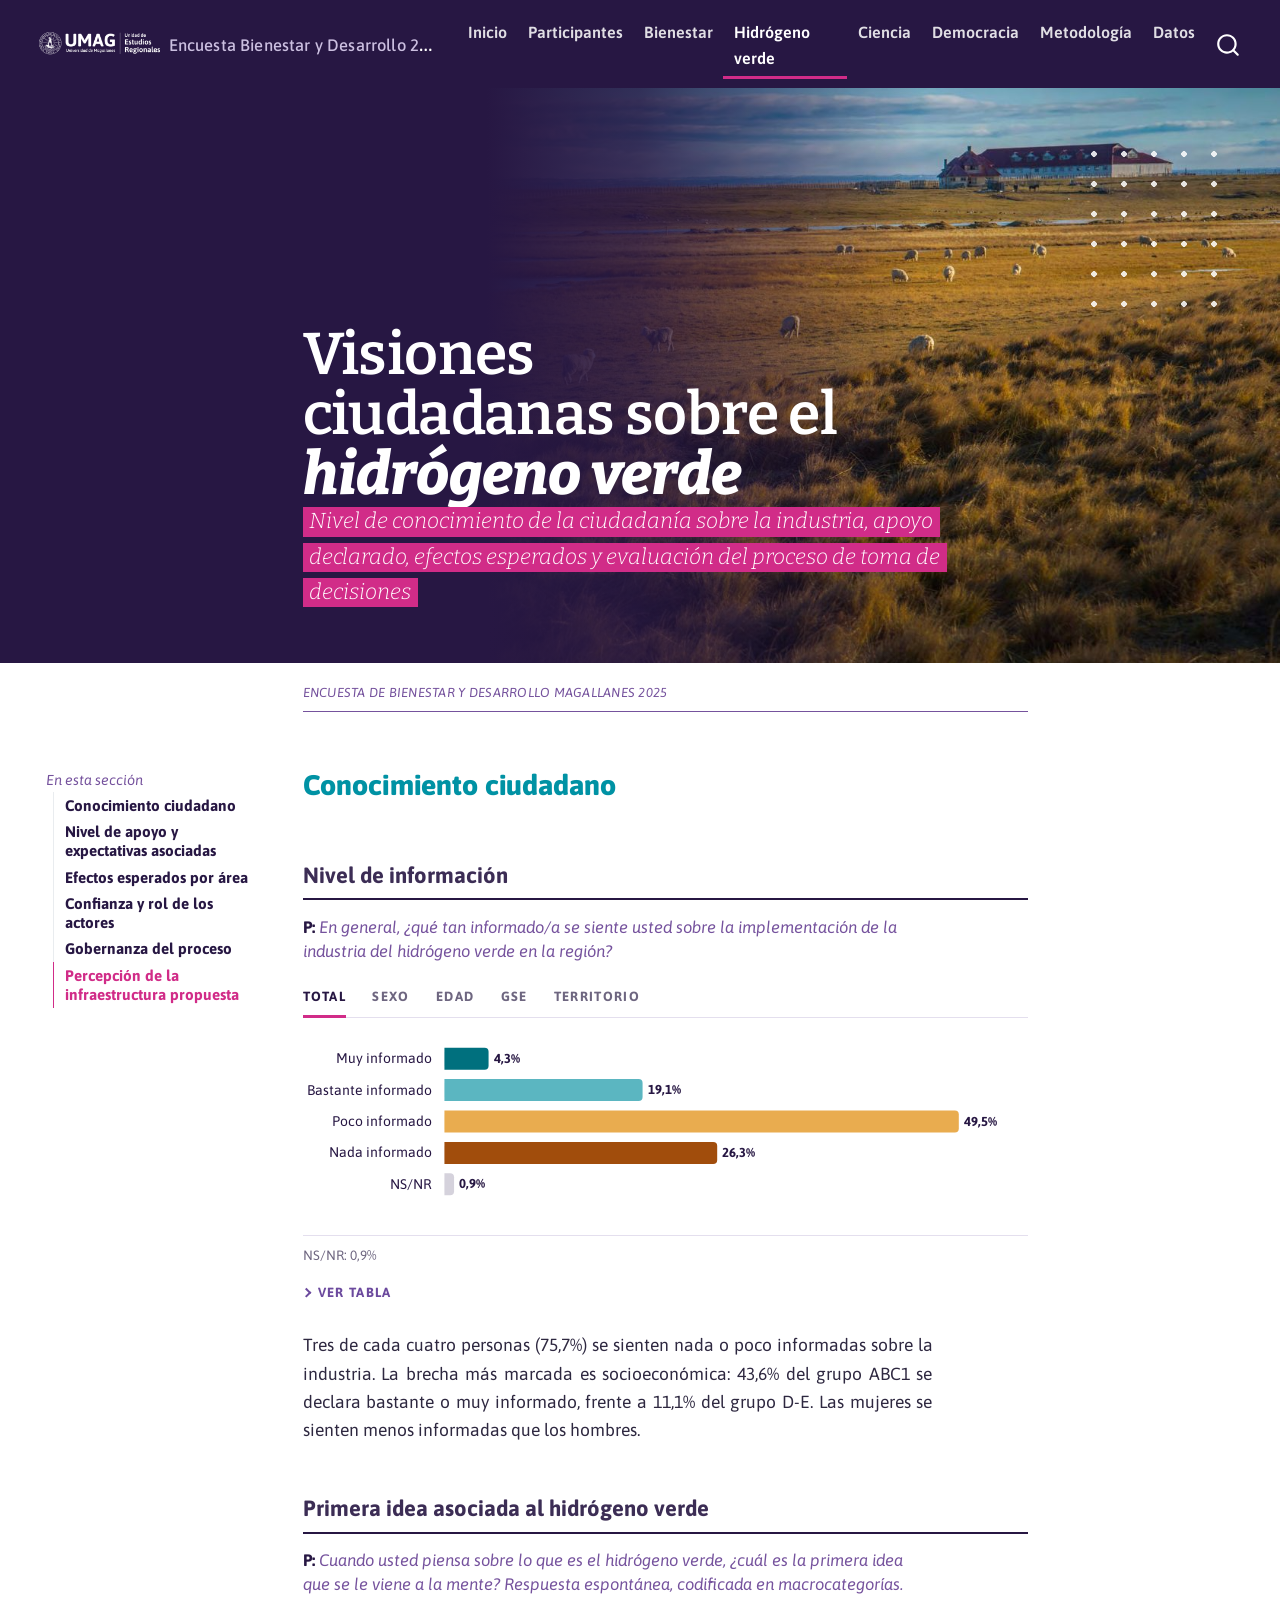
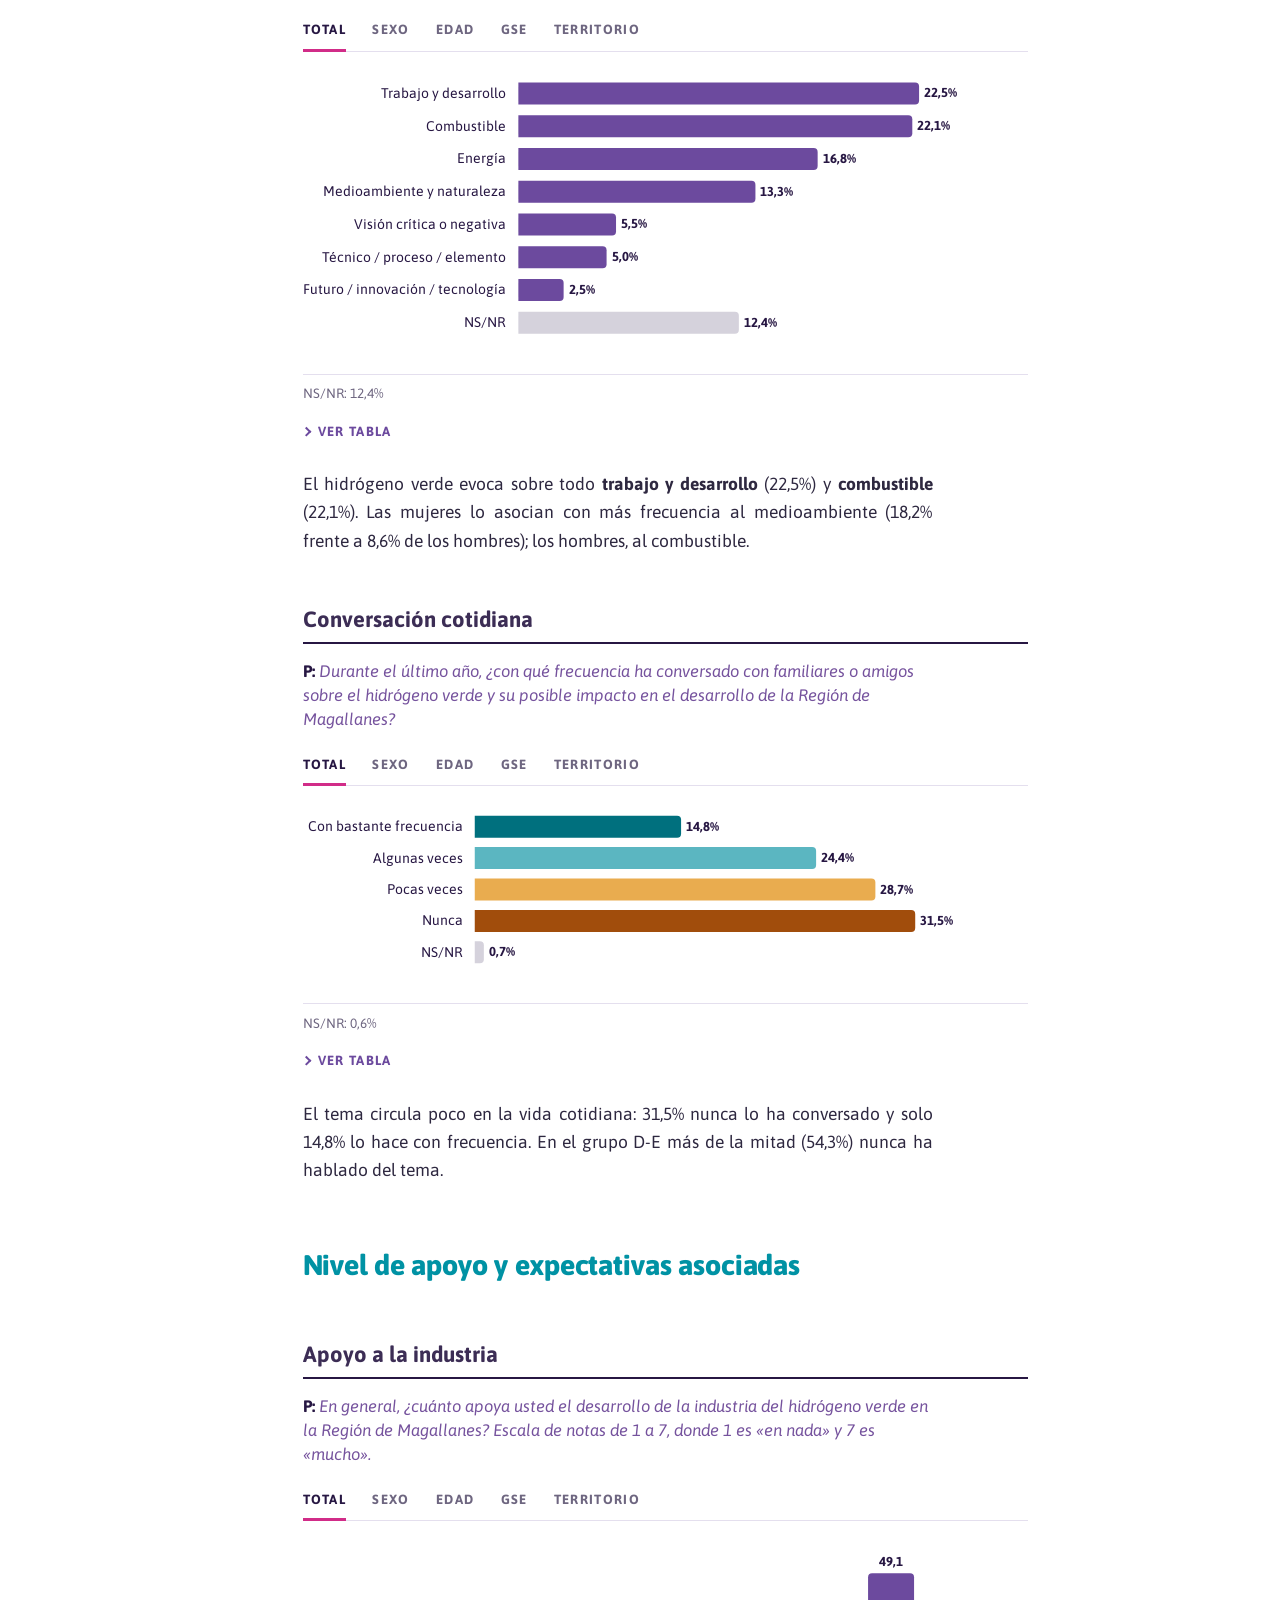
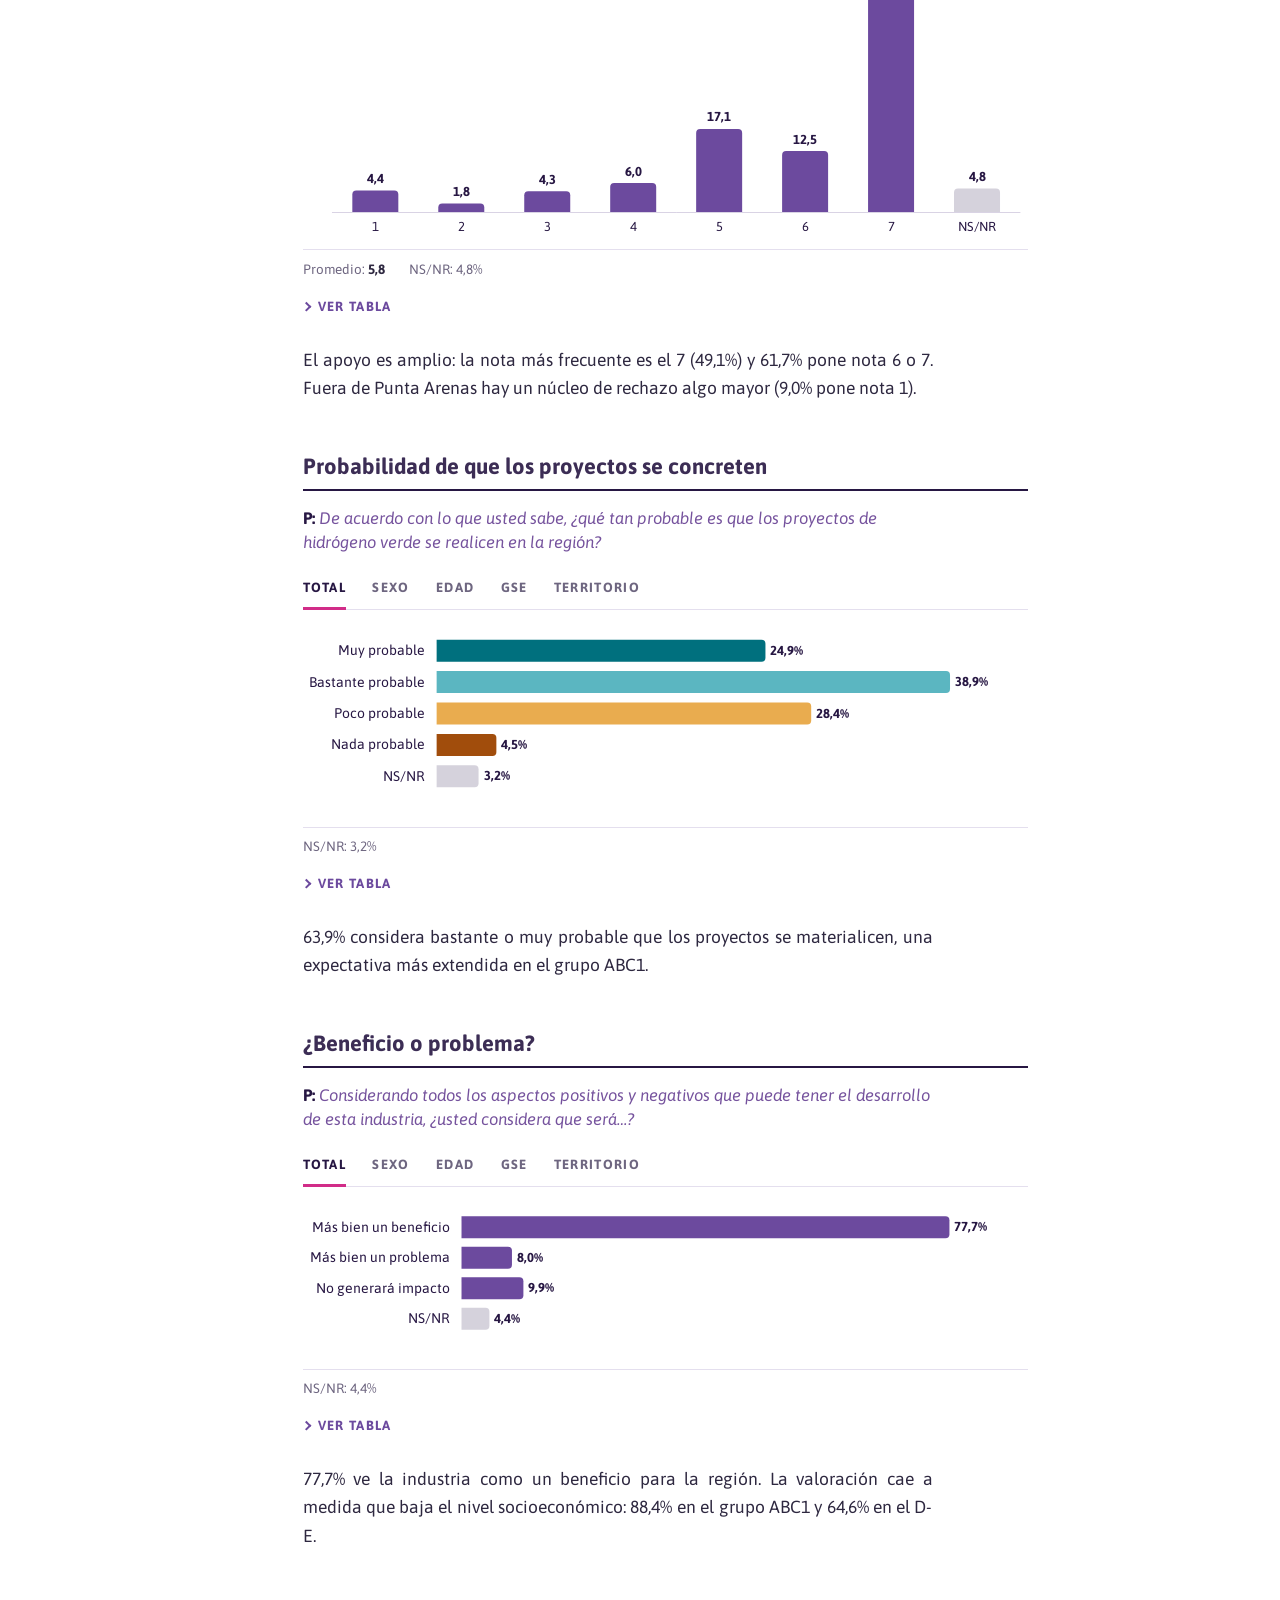
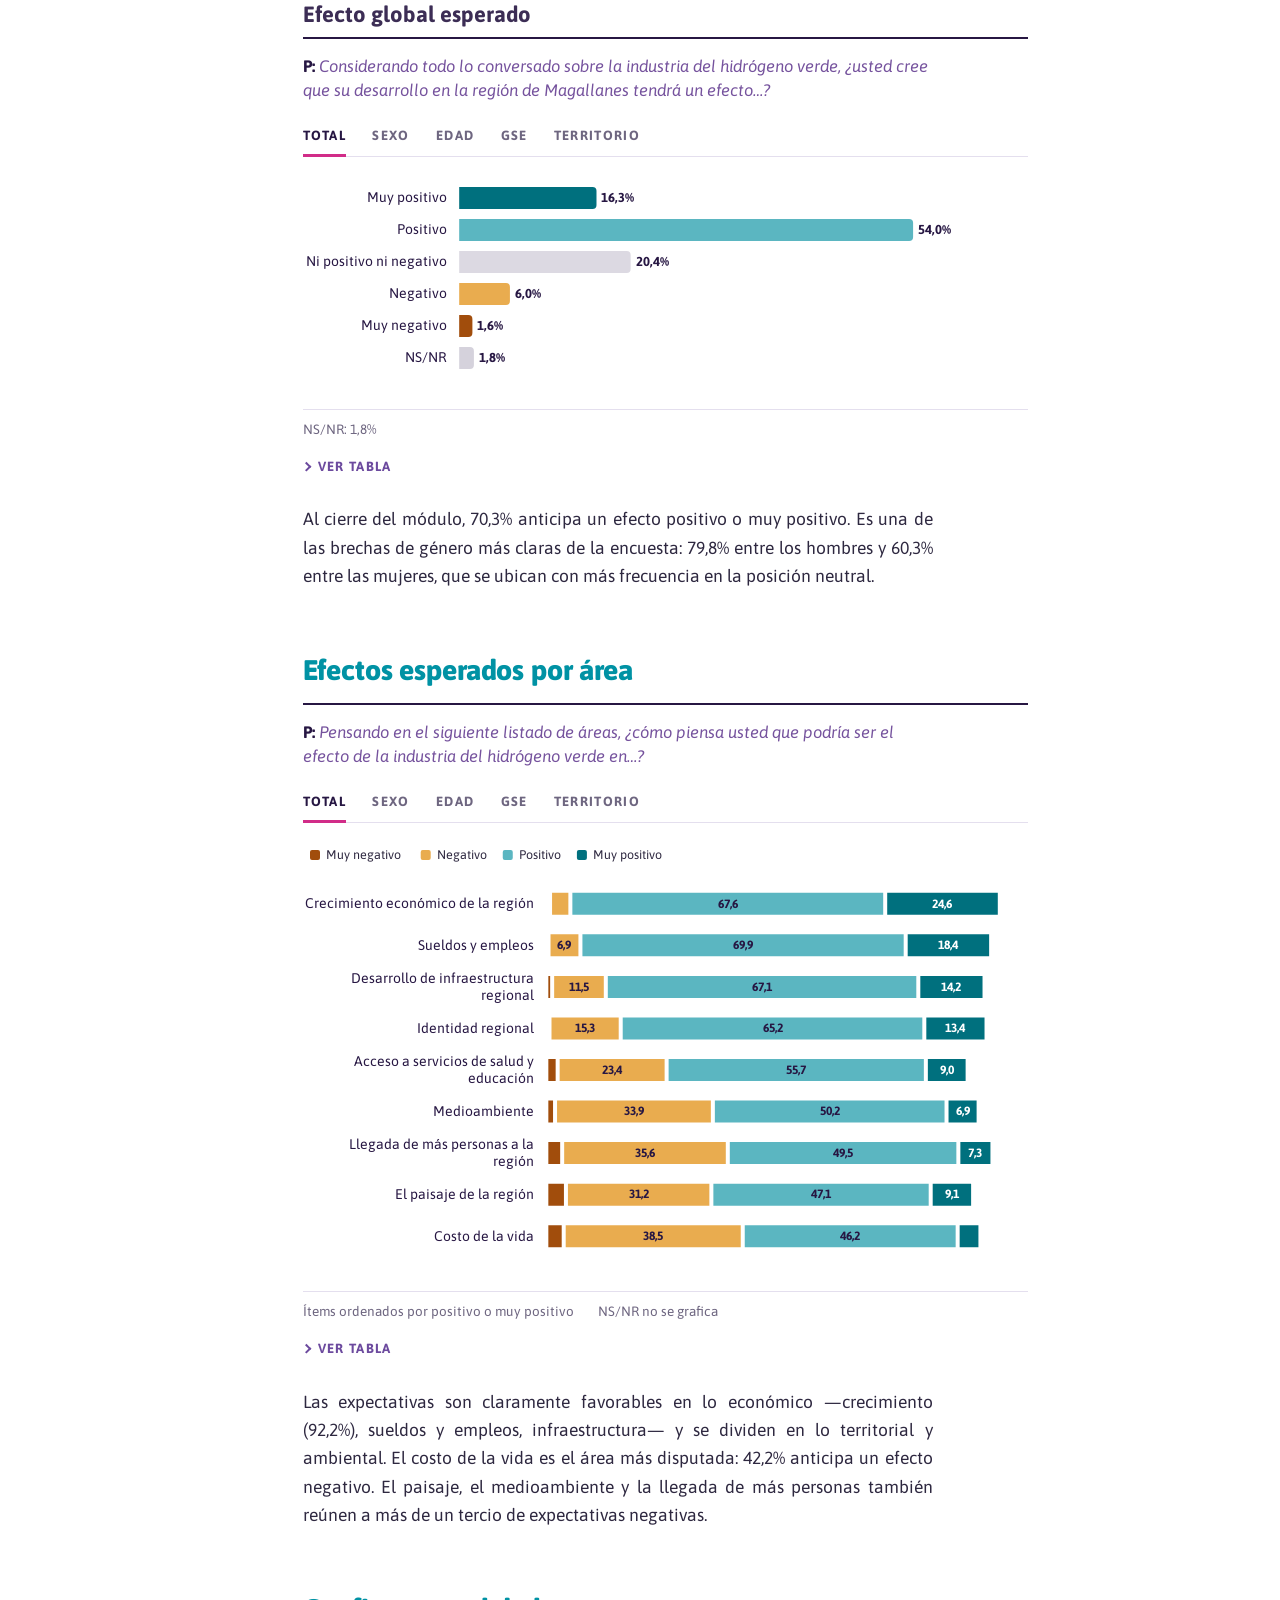
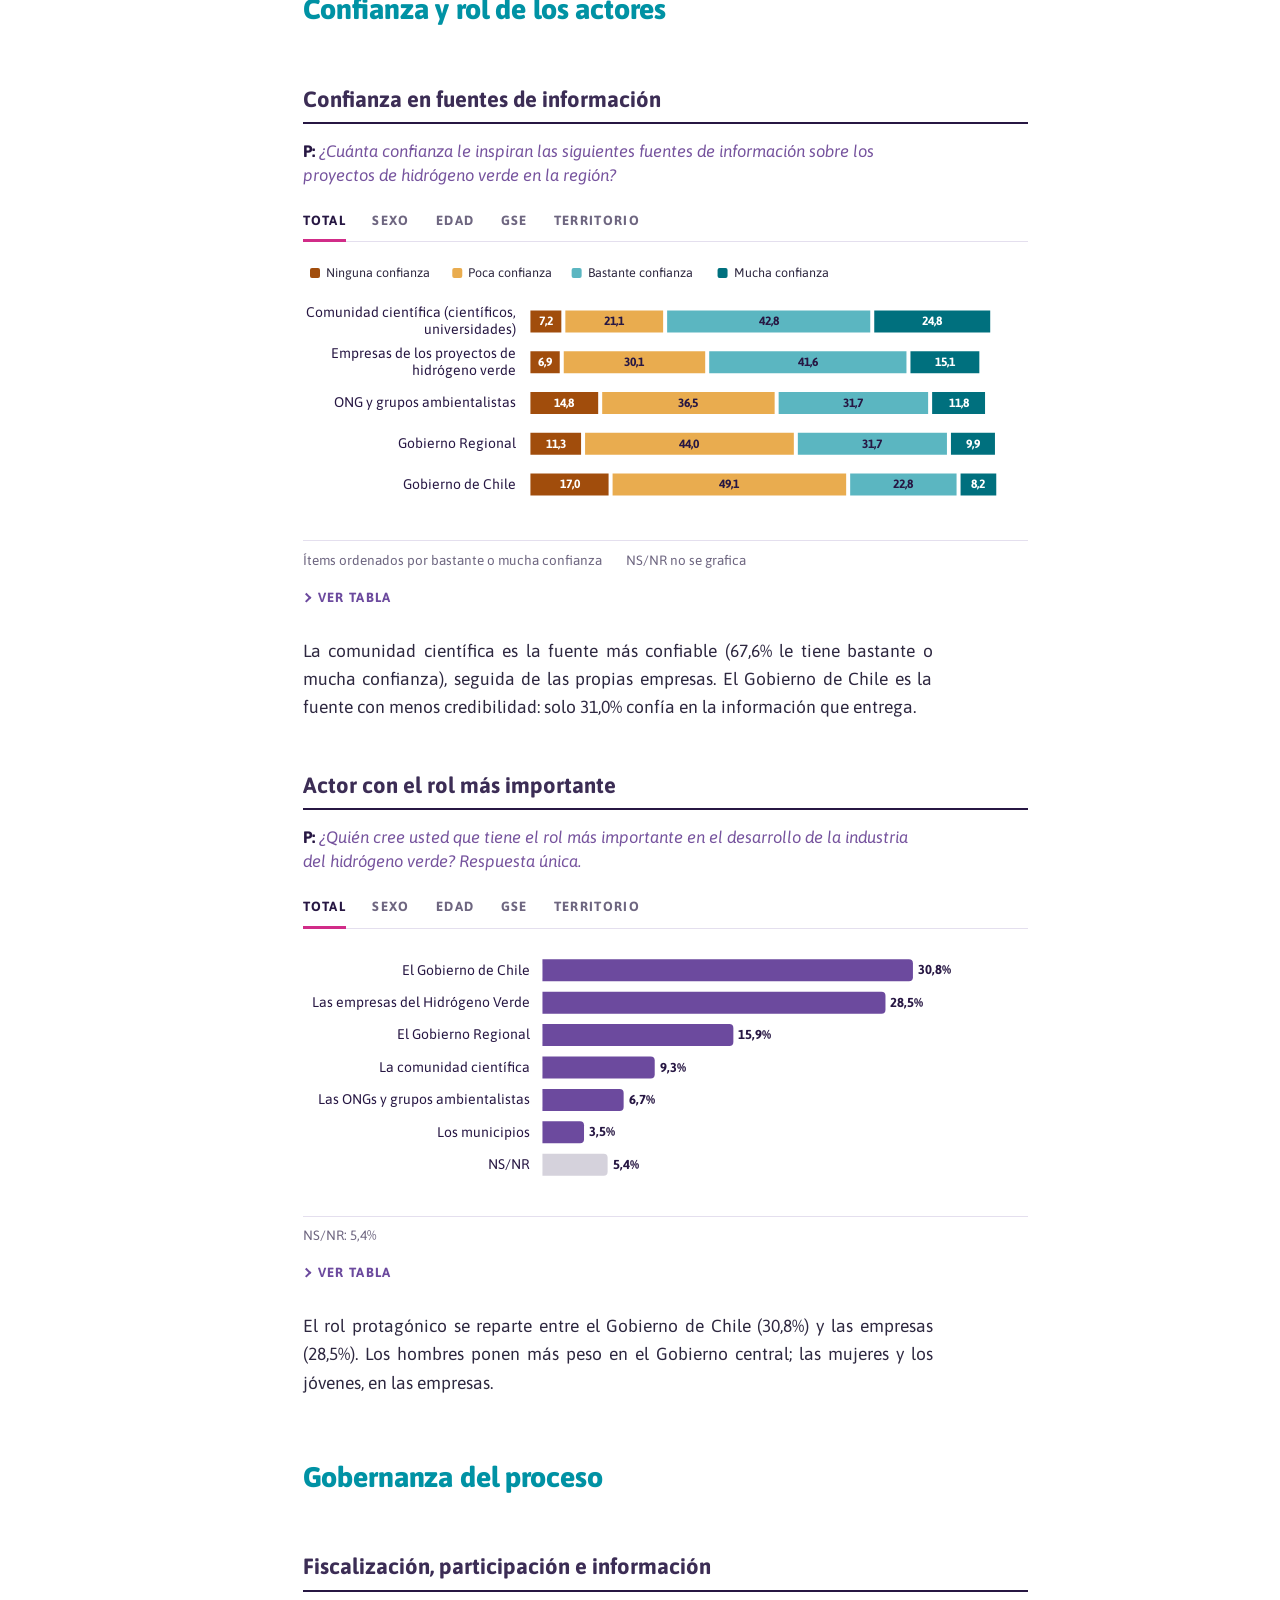
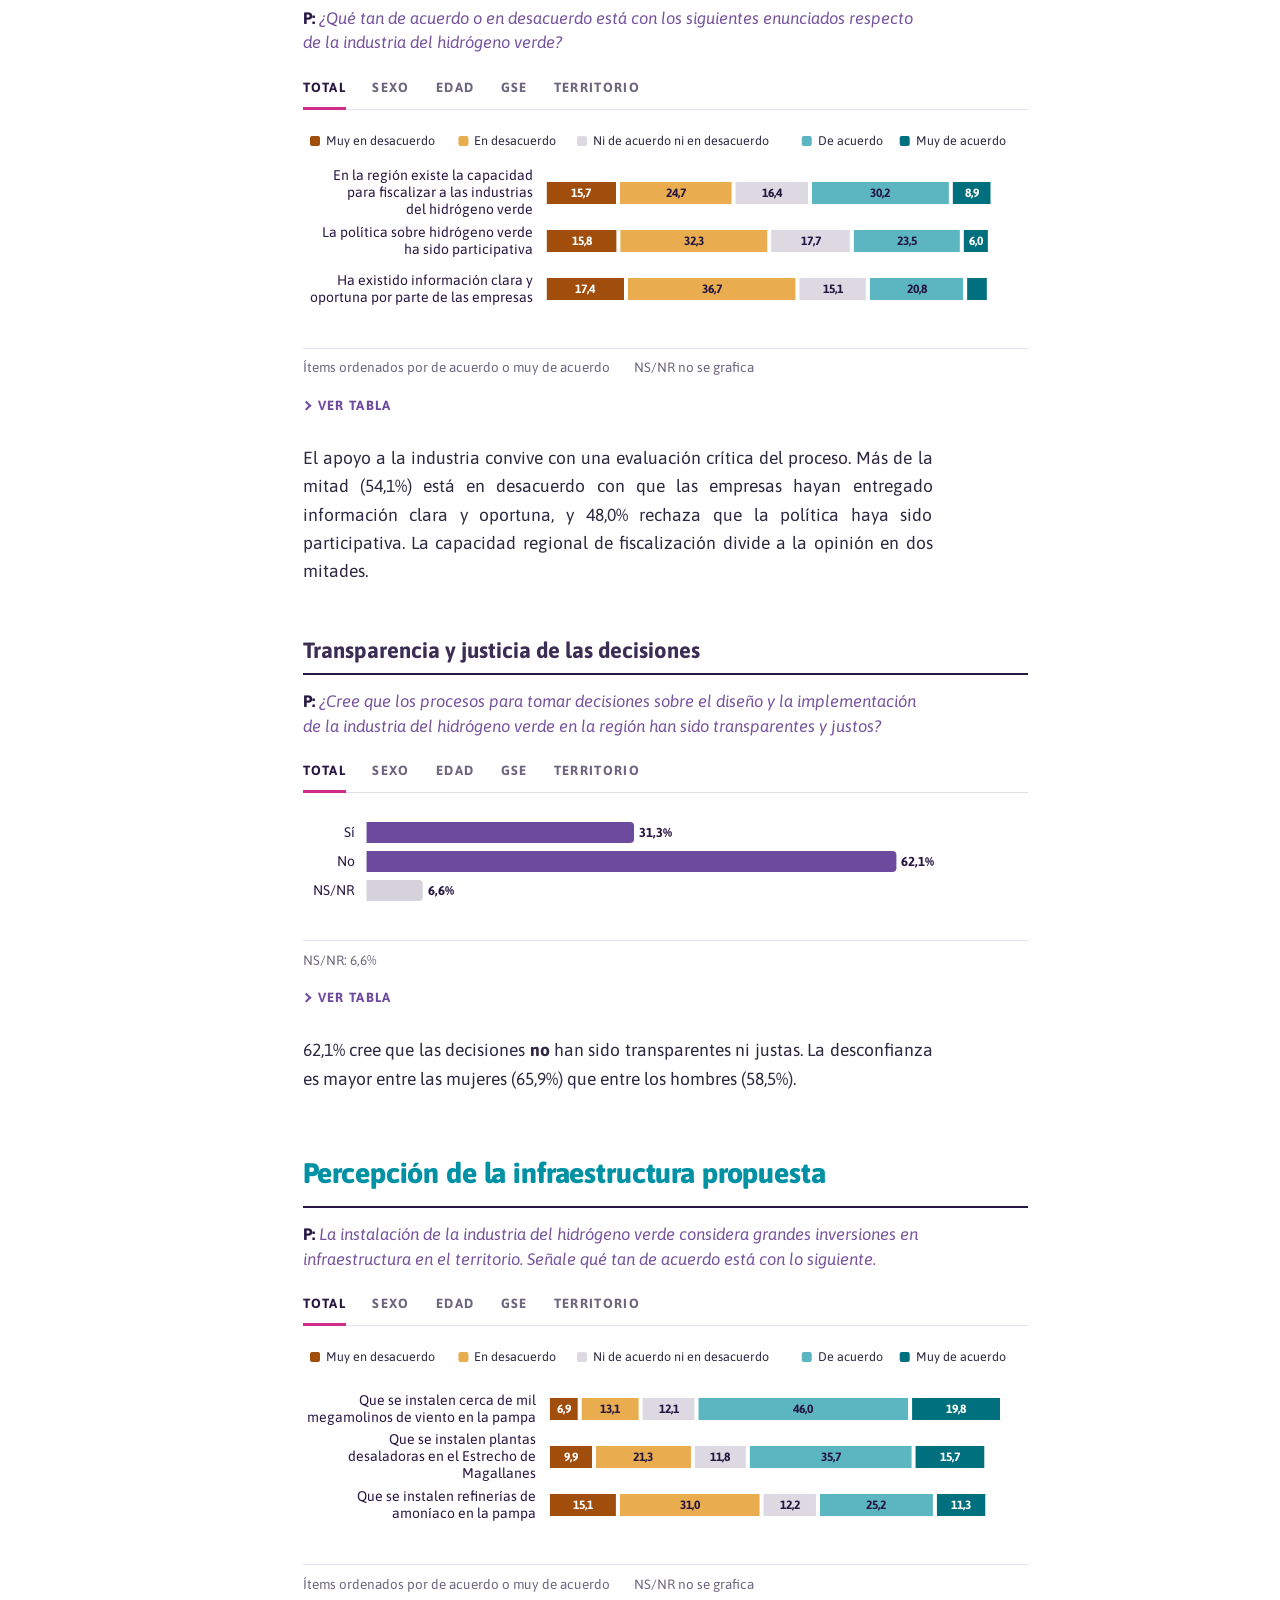
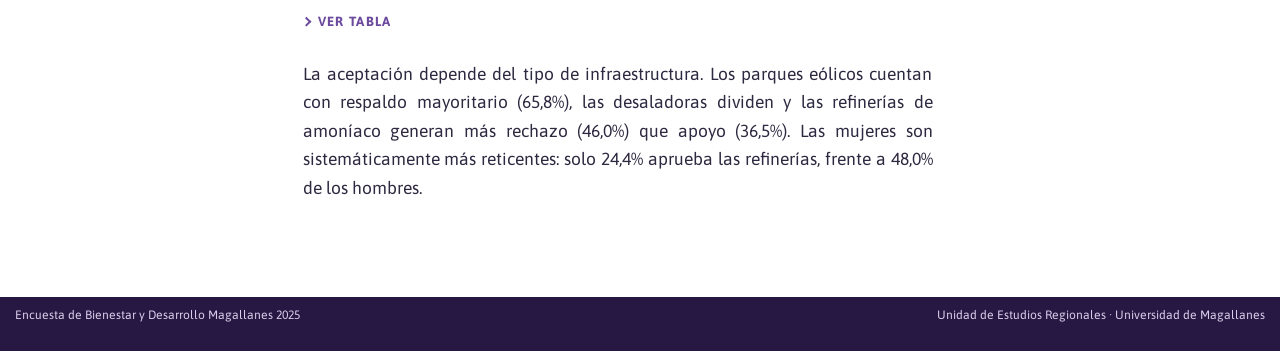
<file: hidrogeno.html>
<!DOCTYPE html>
<html xmlns="http://www.w3.org/1999/xhtml" lang="es" xml:lang="es"><head>

<meta charset="utf-8">
<meta name="generator" content="quarto-1.8.24">

<meta name="viewport" content="width=device-width, initial-scale=1.0, user-scalable=yes">

<meta name="description" content="Conocimiento, apoyo, efectos esperados, confianza y gobernanza de la industria del hidrógeno verde en Magallanes.">

<title>Hidrógeno verde · EBD Magallanes 2025 – EBD Magallanes 2025</title>
<style>
code{white-space: pre-wrap;}
span.smallcaps{font-variant: small-caps;}
div.columns{display: flex; gap: min(4vw, 1.5em);}
div.column{flex: auto; overflow-x: auto;}
div.hanging-indent{margin-left: 1.5em; text-indent: -1.5em;}
ul.task-list{list-style: none;}
ul.task-list li input[type="checkbox"] {
  width: 0.8em;
  margin: 0 0.8em 0.2em -1em; /* quarto-specific, see https://github.com/quarto-dev/quarto-cli/issues/4556 */ 
  vertical-align: middle;
}
</style>


<script src="site_libs/quarto-nav/quarto-nav.js"></script>
<script src="site_libs/quarto-nav/headroom.min.js"></script>
<script src="site_libs/clipboard/clipboard.min.js"></script>
<script src="site_libs/quarto-search/autocomplete.umd.js"></script>
<script src="site_libs/quarto-search/fuse.min.js"></script>
<script src="site_libs/quarto-search/quarto-search.js"></script>
<meta name="quarto:offset" content="./">
<link href="./img/favicon.png" rel="icon" type="image/png">
<script src="site_libs/quarto-html/quarto.js" type="module"></script>
<script src="site_libs/quarto-html/tabsets/tabsets.js" type="module"></script>
<script src="site_libs/quarto-html/axe/axe-check.js" type="module"></script>
<script src="site_libs/quarto-html/popper.min.js"></script>
<script src="site_libs/quarto-html/tippy.umd.min.js"></script>
<script src="site_libs/quarto-html/anchor.min.js"></script>
<link href="site_libs/quarto-html/tippy.css" rel="stylesheet">
<link href="site_libs/quarto-html/quarto-syntax-highlighting-dc55a5b9e770e841cd82e46aadbfb9b0.css" rel="stylesheet" id="quarto-text-highlighting-styles">
<script src="site_libs/bootstrap/bootstrap.min.js"></script>
<link href="site_libs/bootstrap/bootstrap-icons.css" rel="stylesheet">
<link href="site_libs/bootstrap/bootstrap-468c7059e28b99bac9483d6b16d7ec14.min.css" rel="stylesheet" append-hash="true" id="quarto-bootstrap" data-mode="light">
<script id="quarto-search-options" type="application/json">{
  "location": "navbar",
  "copy-button": false,
  "collapse-after": 3,
  "panel-placement": "end",
  "type": "overlay",
  "limit": 50,
  "keyboard-shortcut": [
    "f",
    "/",
    "s"
  ],
  "show-item-context": false,
  "language": {
    "search-no-results-text": "No se han encontrado resultados",
    "search-matching-documents-text": "documentos encontrados",
    "search-copy-link-title": "Copiar el enlace en la búsqueda",
    "search-hide-matches-text": "Ocultar resultados adicionales",
    "search-more-match-text": "resultado adicional en este documento",
    "search-more-matches-text": "resultados adicionales en este documento",
    "search-clear-button-title": "Borrar",
    "search-text-placeholder": "",
    "search-detached-cancel-button-title": "Cancelar",
    "search-submit-button-title": "Enviar",
    "search-label": "Buscar"
  }
}</script>
<style>html{ scroll-behavior: smooth; }</style>
<style>

      .quarto-title-block .quarto-title-banner {
        background-image: url(img/fotos/hidrogeno.jpg);
background-size: cover;
      }
</style>
<script src="site_libs/htmlwidgets-1.6.4/htmlwidgets.js"></script>
<script src="site_libs/echarts4r-6.0.0/echarts.min.js"></script>
<script src="site_libs/echarts4r-6.0.0/ecStat.min.js"></script>
<script src="site_libs/echarts4r-6.0.0/dataTool.min.js"></script>
<script src="site_libs/echarts4r-binding-0.5.0/echarts4r.js"></script>


</head>

<body class="floating nav-fixed quarto-light">

<div id="quarto-search-results"></div>
  <header id="quarto-header" class="headroom fixed-top quarto-banner">
    <nav class="navbar navbar-expand-lg " data-bs-theme="dark">
      <div class="navbar-container container-fluid">
      <div class="navbar-brand-container mx-auto">
    <a href="./index.html" class="navbar-brand navbar-brand-logo">
    <img src="./img/logo_uer_blanco.png" alt="Unidad de Estudios Regionales — UMAG" class="navbar-logo light-content">
    <img src="./img/logo_uer_blanco.png" alt="Unidad de Estudios Regionales — UMAG" class="navbar-logo dark-content">
    </a>
    <a class="navbar-brand" href="./index.html">
    <span class="navbar-title">Encuesta Bienestar y Desarrollo 2025</span>
    </a>
  </div>
            <div id="quarto-search" class="" title="Buscar"></div>
          <button class="navbar-toggler" type="button" data-bs-toggle="collapse" data-bs-target="#navbarCollapse" aria-controls="navbarCollapse" role="menu" aria-expanded="false" aria-label="Navegación de palanca" onclick="if (window.quartoToggleHeadroom) { window.quartoToggleHeadroom(); }">
  <span class="navbar-toggler-icon"></span>
</button>
          <div class="collapse navbar-collapse" id="navbarCollapse">
            <ul class="navbar-nav navbar-nav-scroll me-auto">
  <li class="nav-item">
    <a class="nav-link" href="./index.html"> 
<span class="menu-text">Inicio</span></a>
  </li>  
  <li class="nav-item">
    <a class="nav-link" href="./perfil.html"> 
<span class="menu-text">Participantes</span></a>
  </li>  
  <li class="nav-item">
    <a class="nav-link" href="./bienestar.html"> 
<span class="menu-text">Bienestar</span></a>
  </li>  
  <li class="nav-item">
    <a class="nav-link active" href="./hidrogeno.html" aria-current="page"> 
<span class="menu-text">Hidrógeno verde</span></a>
  </li>  
  <li class="nav-item">
    <a class="nav-link" href="./ciencia.html"> 
<span class="menu-text">Ciencia</span></a>
  </li>  
  <li class="nav-item">
    <a class="nav-link" href="./democracia.html"> 
<span class="menu-text">Democracia</span></a>
  </li>  
  <li class="nav-item">
    <a class="nav-link" href="./metodologia.html"> 
<span class="menu-text">Metodología</span></a>
  </li>  
  <li class="nav-item">
    <a class="nav-link" href="./datos.html"> 
<span class="menu-text">Datos</span></a>
  </li>  
</ul>
          </div> <!-- /navcollapse -->
            <div class="quarto-navbar-tools">
</div>
      </div> <!-- /container-fluid -->
    </nav>
</header>
<!-- content -->
<header id="title-block-header" class="quarto-title-block default toc-left page-columns page-full">
  <div class="quarto-title-banner page-columns page-full">
    <div class="quarto-title column-body">
      <h1 class="title">Visiones ciudadanas sobre el <em>hidrógeno verde</em></h1>
            <p class="subtitle lead">Nivel de conocimiento de la ciudadanía sobre la industria, apoyo declarado, efectos esperados y evaluación del proceso de toma de decisiones</p>
                  <div>
        <div class="description">
          Conocimiento, apoyo, efectos esperados, confianza y gobernanza de la industria del hidrógeno verde en Magallanes.
        </div>
      </div>
                </div>
  </div>
    
  
  <div class="quarto-title-meta">

      
    
      
    </div>
    
  
  </header><div id="quarto-content" class="quarto-container page-columns page-rows-contents page-layout-article page-navbar">
<!-- sidebar -->
  <nav id="quarto-sidebar" class="sidebar collapse collapse-horizontal quarto-sidebar-collapse-item sidebar-navigation floating overflow-auto">
    <nav id="TOC" role="doc-toc" class="toc-active">
    <h2 id="toc-title">En esta sección</h2>
   
  <ul>
  <li><a href="#conocimiento-ciudadano" id="toc-conocimiento-ciudadano" class="nav-link active" data-scroll-target="#conocimiento-ciudadano">Conocimiento ciudadano</a>
  <ul class="collapse">
  <li><a href="#b1" id="toc-b1" class="nav-link" data-scroll-target="#b1">Nivel de información</a></li>
  <li><a href="#b2" id="toc-b2" class="nav-link" data-scroll-target="#b2">Primera idea asociada al hidrógeno verde</a></li>
  <li><a href="#b6" id="toc-b6" class="nav-link" data-scroll-target="#b6">Conversación cotidiana</a></li>
  </ul></li>
  <li><a href="#nivel-de-apoyo-y-expectativas-asociadas" id="toc-nivel-de-apoyo-y-expectativas-asociadas" class="nav-link" data-scroll-target="#nivel-de-apoyo-y-expectativas-asociadas">Nivel de apoyo y expectativas asociadas</a>
  <ul class="collapse">
  <li><a href="#b3" id="toc-b3" class="nav-link" data-scroll-target="#b3">Apoyo a la industria</a></li>
  <li><a href="#b4" id="toc-b4" class="nav-link" data-scroll-target="#b4">Probabilidad de que los proyectos se concreten</a></li>
  <li><a href="#b7" id="toc-b7" class="nav-link" data-scroll-target="#b7">¿Beneficio o problema?</a></li>
  <li><a href="#b13" id="toc-b13" class="nav-link" data-scroll-target="#b13">Efecto global esperado</a></li>
  </ul></li>
  <li><a href="#b8" id="toc-b8" class="nav-link" data-scroll-target="#b8">Efectos esperados por área</a></li>
  <li><a href="#confianza-y-rol-de-los-actores" id="toc-confianza-y-rol-de-los-actores" class="nav-link" data-scroll-target="#confianza-y-rol-de-los-actores">Confianza y rol de los actores</a>
  <ul class="collapse">
  <li><a href="#b5" id="toc-b5" class="nav-link" data-scroll-target="#b5">Confianza en fuentes de información</a></li>
  <li><a href="#b9" id="toc-b9" class="nav-link" data-scroll-target="#b9">Actor con el rol más importante</a></li>
  </ul></li>
  <li><a href="#gobernanza-del-proceso" id="toc-gobernanza-del-proceso" class="nav-link" data-scroll-target="#gobernanza-del-proceso">Gobernanza del proceso</a>
  <ul class="collapse">
  <li><a href="#b10" id="toc-b10" class="nav-link" data-scroll-target="#b10">Fiscalización, participación e información</a></li>
  <li><a href="#b11" id="toc-b11" class="nav-link" data-scroll-target="#b11">Transparencia y justicia de las decisiones</a></li>
  </ul></li>
  <li><a href="#b12" id="toc-b12" class="nav-link" data-scroll-target="#b12">Percepción de la infraestructura propuesta</a></li>
  </ul>
</nav>
</nav>
<div id="quarto-sidebar-glass" class="quarto-sidebar-collapse-item" data-bs-toggle="collapse" data-bs-target=".quarto-sidebar-collapse-item"></div>
<!-- margin-sidebar -->
    <div id="quarto-margin-sidebar" class="sidebar margin-sidebar zindex-bottom">
    </div>
<!-- main -->
<main class="content quarto-banner-title-block" id="quarto-document-content">





<section id="conocimiento-ciudadano" class="level2">
<h2 class="anchored" data-anchor-id="conocimiento-ciudadano">Conocimiento ciudadano</h2>
<section id="b1" class="level3">
<h3 class="anchored" data-anchor-id="b1">Nivel de información</h3>
<div class="cell">
<div class="cell-output-display">
<div class="q-bloque" id="q-b1">
<p class="q-texto">
<b>P:</b>
 
En general, ¿qué tan informado/a se siente usted sobre la implementación de la industria del hidrógeno verde en la región?
</p>
<div class="q-tabs" role="tablist" aria-label="Desagregación">
<button class="q-tab activo" type="button" role="tab" aria-selected="true" data-panel="b1-1">Total</button>
<button class="q-tab " type="button" role="tab" aria-selected="false" data-panel="b1-2">Sexo</button>
<button class="q-tab " type="button" role="tab" aria-selected="false" data-panel="b1-3">Edad</button>
<button class="q-tab " type="button" role="tab" aria-selected="false" data-panel="b1-4">GSE</button>
<button class="q-tab " type="button" role="tab" aria-selected="false" data-panel="b1-5">Territorio</button>
</div>
<div class="q-paneles">
<div class="q-panel activo" id="b1-1" role="tabpanel">
<div class="ec-wrap" data-alto="189" data-alto-movil="240">
<div id="htmlwidget-92328447983a2ccb049e" style="width:100%;height:189px;" class="echarts4r html-widget"></div>
<script type="application/json" data-for="htmlwidget-92328447983a2ccb049e">{"x":{"theme":"","tl":false,"draw":true,"renderer":"canvas","events":[],"buttons":[],"opts":{"baseOption":{"textStyle":{"fontFamily":"'Asap', system-ui, sans-serif","color":"#2e2840"},"animationDuration":500,"grid":{"left":8,"right":64,"top":6,"bottom":6,"containLabel":true},"xAxis":{"type":"value","show":false},"yAxis":{"type":"category","data":["Muy informado","Bastante informado","Poco informado","Nada informado","NS/NR"],"inverse":true,"axisTick":{"show":false},"axisLine":{"show":false},"axisLabel":{"color":"#271743","fontSize":14,"lineHeight":17,"margin":12,"interval":0}},"tooltip":{"backgroundColor":"#ffffff","borderColor":"#d9d3e4","borderWidth":1,"padding":[8,12],"textStyle":{"color":"#271743","fontFamily":"'Asap', system-ui, sans-serif","fontSize":13},"extraCssText":"box-shadow:0 6px 18px rgba(39,23,67,.16);border-radius:2px;border-top:3px solid #d12c88;","trigger":"item","formatter":"function(p){var f=function(v){return (Math.round(v*10)/10).toFixed(1).replace('.', ',');};return '<b>'+p.name.replace(/\\n/g,' ')+'<\/b><br>'+f(p.value)+'%';}"},"series":[{"type":"bar","data":[{"value":4.25,"n":29,"itemStyle":{"color":"#00707e"}},{"value":19.07,"n":126,"itemStyle":{"color":"#5bb6c1"}},{"value":49.5,"n":325,"itemStyle":{"color":"#e9ac4f"}},{"value":26.25,"n":168,"itemStyle":{"color":"#a14d0c"}},{"value":0.93,"n":7,"itemStyle":{"color":"#d5d2dc"}}],"barMaxWidth":22,"barCategoryGap":"28%","itemStyle":{"borderRadius":[0,4,4,0]},"label":{"show":true,"position":"right","color":"#271743","fontWeight":"bold","fontSize":13,"formatter":"function(p){var f=function(v){return (Math.round(v*10)/10).toFixed(1).replace('.', ',');};return f(p.value)+'%';}"},"emphasis":{"itemStyle":{"opacity":0.85}}}]},"media":[{"query":{"maxWidth":560},"option":{"grid":{"left":0,"right":52,"top":4,"bottom":4,"containLabel":false},"yAxis":{"data":["Muy informado","Bastante informado","Poco informado","Nada informado","NS/NR"],"axisLabel":{"inside":true,"verticalAlign":"bottom","align":"left","padding":[0,0,11,0],"margin":0,"fontSize":12.5,"lineHeight":15,"width":300,"overflow":"truncate"}},"series":[{"barMaxWidth":14}]}}]},"dispose":true},"evals":["opts.baseOption.tooltip.formatter","opts.baseOption.series.0.label.formatter"],"jsHooks":[]}</script>
</div>
<div class="q-pie"><span>NS/NR: 0,9%</span></div>
</div>
<div class="q-panel " id="b1-2" role="tabpanel">
<div class="ec-wrap" data-alto="170" data-alto-movil="220">
<div id="htmlwidget-609422b459138d75c9c8" style="width:100%;height:170px;" class="echarts4r html-widget"></div>
<script type="application/json" data-for="htmlwidget-609422b459138d75c9c8">{"x":{"theme":"","tl":false,"draw":true,"renderer":"canvas","events":[],"buttons":[],"opts":{"baseOption":{"textStyle":{"fontFamily":"'Asap', system-ui, sans-serif","color":"#2e2840"},"animationDuration":500,"legend":{"top":0,"left":0,"itemWidth":12,"itemHeight":12,"icon":"roundRect","textStyle":{"fontSize":12.5,"color":"#2e2840"}},"grid":{"left":8,"right":16,"top":40,"bottom":6,"containLabel":true},"xAxis":{"type":"value","show":false,"max":100},"yAxis":{"type":"category","data":["Total","Mujer","Hombre"],"inverse":true,"axisTick":{"show":false},"axisLine":{"show":false},"axisLabel":{"color":"#271743","fontSize":14,"lineHeight":17,"margin":12,"interval":0}},"tooltip":{"backgroundColor":"#ffffff","borderColor":"#d9d3e4","borderWidth":1,"padding":[8,12],"textStyle":{"color":"#271743","fontFamily":"'Asap', system-ui, sans-serif","fontSize":13},"extraCssText":"box-shadow:0 6px 18px rgba(39,23,67,.16);border-radius:2px;border-top:3px solid #d12c88;","trigger":"item","formatter":"function(p){var f=function(v){return (Math.round(v*10)/10).toFixed(1).replace('.', ',');};return '<b>'+p.name.replace(/\\n/g,' ')+'<\/b><br>'+p.marker+p.seriesName+': <b>'+f(p.value)+'%<\/b>';}"},"series":[{"name":"Nada informado","type":"bar","stack":"total","data":[{"value":26.25,"n":168},{"value":31.7,"n":98},{"value":21.05,"n":70}],"barMaxWidth":26,"itemStyle":{"color":"#a14d0c","borderColor":"#ffffff","borderWidth":2},"label":{"show":true,"position":"inside","color":"#ffffff","fontWeight":"bold","fontSize":12,"formatter":"function(p){var f=function(v){return (Math.round(v*10)/10).toFixed(1).replace('.', ',');};return p.value>=3?f(p.value):'';}"},"labelLayout":"function(p){return (p.labelRect.width + 6 > p.rect.width) ? {fontSize: 0.01} : {hideOverlap: true};}","emphasis":{"focus":"series"}},{"name":"Poco informado","type":"bar","stack":"total","data":[{"value":49.5,"n":325},{"value":52.85,"n":167},{"value":46.31,"n":158}],"barMaxWidth":26,"itemStyle":{"color":"#e9ac4f","borderColor":"#ffffff","borderWidth":2},"label":{"show":true,"position":"inside","color":"#271743","fontWeight":"bold","fontSize":12,"formatter":"function(p){var f=function(v){return (Math.round(v*10)/10).toFixed(1).replace('.', ',');};return p.value>=3?f(p.value):'';}"},"labelLayout":"function(p){return (p.labelRect.width + 6 > p.rect.width) ? {fontSize: 0.01} : {hideOverlap: true};}","emphasis":{"focus":"series"}},{"name":"Bastante informado","type":"bar","stack":"total","data":[{"value":19.07,"n":126},{"value":12.95,"n":43},{"value":24.9,"n":83}],"barMaxWidth":26,"itemStyle":{"color":"#5bb6c1","borderColor":"#ffffff","borderWidth":2},"label":{"show":true,"position":"inside","color":"#271743","fontWeight":"bold","fontSize":12,"formatter":"function(p){var f=function(v){return (Math.round(v*10)/10).toFixed(1).replace('.', ',');};return p.value>=3?f(p.value):'';}"},"labelLayout":"function(p){return (p.labelRect.width + 6 > p.rect.width) ? {fontSize: 0.01} : {hideOverlap: true};}","emphasis":{"focus":"series"}},{"name":"Muy informado","type":"bar","stack":"total","data":[{"value":4.25,"n":29},{"value":2.37,"n":8},{"value":6.05,"n":21}],"barMaxWidth":26,"itemStyle":{"color":"#00707e","borderColor":"#ffffff","borderWidth":2},"label":{"show":true,"position":"inside","color":"#ffffff","fontWeight":"bold","fontSize":12,"formatter":"function(p){var f=function(v){return (Math.round(v*10)/10).toFixed(1).replace('.', ',');};return p.value>=3?f(p.value):'';}"},"labelLayout":"function(p){return (p.labelRect.width + 6 > p.rect.width) ? {fontSize: 0.01} : {hideOverlap: true};}","emphasis":{"focus":"series"}}]},"media":[{"query":{"maxWidth":560},"option":{"legend":{"type":"plain"},"grid":{"left":0,"right":2,"top":66,"bottom":4,"containLabel":false},"yAxis":{"data":["Total","Mujer","Hombre"],"axisLabel":{"inside":true,"verticalAlign":"bottom","align":"left","padding":[0,0,14,0],"margin":0,"fontSize":12.5,"lineHeight":15,"width":300,"overflow":"truncate"}},"series":[{"barMaxWidth":18},{"barMaxWidth":18},{"barMaxWidth":18},{"barMaxWidth":18}]}}]},"dispose":true},"evals":["opts.baseOption.tooltip.formatter","opts.baseOption.series.0.label.formatter","opts.baseOption.series.0.labelLayout","opts.baseOption.series.1.label.formatter","opts.baseOption.series.1.labelLayout","opts.baseOption.series.2.label.formatter","opts.baseOption.series.2.labelLayout","opts.baseOption.series.3.label.formatter","opts.baseOption.series.3.labelLayout"],"jsHooks":[]}</script>
</div>
</div>
<div class="q-panel " id="b1-3" role="tabpanel">
<div class="ec-wrap" data-alto="250" data-alto-movil="320">
<div id="htmlwidget-74ed9fc341e574d66969" style="width:100%;height:250px;" class="echarts4r html-widget"></div>
<script type="application/json" data-for="htmlwidget-74ed9fc341e574d66969">{"x":{"theme":"","tl":false,"draw":true,"renderer":"canvas","events":[],"buttons":[],"opts":{"baseOption":{"textStyle":{"fontFamily":"'Asap', system-ui, sans-serif","color":"#2e2840"},"animationDuration":500,"legend":{"top":0,"left":0,"itemWidth":12,"itemHeight":12,"icon":"roundRect","textStyle":{"fontSize":12.5,"color":"#2e2840"}},"grid":{"left":8,"right":16,"top":40,"bottom":6,"containLabel":true},"xAxis":{"type":"value","show":false,"max":100},"yAxis":{"type":"category","data":["Total","18-29","30-44","45-59","60+"],"inverse":true,"axisTick":{"show":false},"axisLine":{"show":false},"axisLabel":{"color":"#271743","fontSize":14,"lineHeight":17,"margin":12,"interval":0}},"tooltip":{"backgroundColor":"#ffffff","borderColor":"#d9d3e4","borderWidth":1,"padding":[8,12],"textStyle":{"color":"#271743","fontFamily":"'Asap', system-ui, sans-serif","fontSize":13},"extraCssText":"box-shadow:0 6px 18px rgba(39,23,67,.16);border-radius:2px;border-top:3px solid #d12c88;","trigger":"item","formatter":"function(p){var f=function(v){return (Math.round(v*10)/10).toFixed(1).replace('.', ',');};return '<b>'+p.name.replace(/\\n/g,' ')+'<\/b><br>'+p.marker+p.seriesName+': <b>'+f(p.value)+'%<\/b>';}"},"series":[{"name":"Nada informado","type":"bar","stack":"total","data":[{"value":26.25,"n":168},{"value":35.68,"n":33},{"value":26.98,"n":50},{"value":19.51,"n":40},{"value":25.13,"n":45}],"barMaxWidth":26,"itemStyle":{"color":"#a14d0c","borderColor":"#ffffff","borderWidth":2},"label":{"show":true,"position":"inside","color":"#ffffff","fontWeight":"bold","fontSize":12,"formatter":"function(p){var f=function(v){return (Math.round(v*10)/10).toFixed(1).replace('.', ',');};return p.value>=3?f(p.value):'';}"},"labelLayout":"function(p){return (p.labelRect.width + 6 > p.rect.width) ? {fontSize: 0.01} : {hideOverlap: true};}","emphasis":{"focus":"series"}},{"name":"Poco informado","type":"bar","stack":"total","data":[{"value":49.5,"n":325},{"value":47.63,"n":44},{"value":49.69,"n":95},{"value":48.37,"n":90},{"value":52,"n":96}],"barMaxWidth":26,"itemStyle":{"color":"#e9ac4f","borderColor":"#ffffff","borderWidth":2},"label":{"show":true,"position":"inside","color":"#271743","fontWeight":"bold","fontSize":12,"formatter":"function(p){var f=function(v){return (Math.round(v*10)/10).toFixed(1).replace('.', ',');};return p.value>=3?f(p.value):'';}"},"labelLayout":"function(p){return (p.labelRect.width + 6 > p.rect.width) ? {fontSize: 0.01} : {hideOverlap: true};}","emphasis":{"focus":"series"}},{"name":"Bastante informado","type":"bar","stack":"total","data":[{"value":19.07,"n":126},{"value":14.61,"n":14},{"value":18.81,"n":37},{"value":23.81,"n":43},{"value":17.74,"n":32}],"barMaxWidth":26,"itemStyle":{"color":"#5bb6c1","borderColor":"#ffffff","borderWidth":2},"label":{"show":true,"position":"inside","color":"#271743","fontWeight":"bold","fontSize":12,"formatter":"function(p){var f=function(v){return (Math.round(v*10)/10).toFixed(1).replace('.', ',');};return p.value>=3?f(p.value):'';}"},"labelLayout":"function(p){return (p.labelRect.width + 6 > p.rect.width) ? {fontSize: 0.01} : {hideOverlap: true};}","emphasis":{"focus":"series"}},{"name":"Muy informado","type":"bar","stack":"total","data":[{"value":4.25,"n":29},{"value":0.86,"n":1},{"value":4.29,"n":9},{"value":6.62,"n":11},{"value":4.31,"n":8}],"barMaxWidth":26,"itemStyle":{"color":"#00707e","borderColor":"#ffffff","borderWidth":2},"label":{"show":true,"position":"inside","color":"#ffffff","fontWeight":"bold","fontSize":12,"formatter":"function(p){var f=function(v){return (Math.round(v*10)/10).toFixed(1).replace('.', ',');};return p.value>=3?f(p.value):'';}"},"labelLayout":"function(p){return (p.labelRect.width + 6 > p.rect.width) ? {fontSize: 0.01} : {hideOverlap: true};}","emphasis":{"focus":"series"}}]},"media":[{"query":{"maxWidth":560},"option":{"legend":{"type":"plain"},"grid":{"left":0,"right":2,"top":66,"bottom":4,"containLabel":false},"yAxis":{"data":["Total","18-29","30-44","45-59","60+"],"axisLabel":{"inside":true,"verticalAlign":"bottom","align":"left","padding":[0,0,14,0],"margin":0,"fontSize":12.5,"lineHeight":15,"width":300,"overflow":"truncate"}},"series":[{"barMaxWidth":18},{"barMaxWidth":18},{"barMaxWidth":18},{"barMaxWidth":18}]}}]},"dispose":true},"evals":["opts.baseOption.tooltip.formatter","opts.baseOption.series.0.label.formatter","opts.baseOption.series.0.labelLayout","opts.baseOption.series.1.label.formatter","opts.baseOption.series.1.labelLayout","opts.baseOption.series.2.label.formatter","opts.baseOption.series.2.labelLayout","opts.baseOption.series.3.label.formatter","opts.baseOption.series.3.labelLayout"],"jsHooks":[]}</script>
</div>
</div>
<div class="q-panel " id="b1-4" role="tabpanel">
<div class="ec-wrap" data-alto="210" data-alto-movil="270">
<div id="htmlwidget-df1638f3598293eb1a1d" style="width:100%;height:210px;" class="echarts4r html-widget"></div>
<script type="application/json" data-for="htmlwidget-df1638f3598293eb1a1d">{"x":{"theme":"","tl":false,"draw":true,"renderer":"canvas","events":[],"buttons":[],"opts":{"baseOption":{"textStyle":{"fontFamily":"'Asap', system-ui, sans-serif","color":"#2e2840"},"animationDuration":500,"legend":{"top":0,"left":0,"itemWidth":12,"itemHeight":12,"icon":"roundRect","textStyle":{"fontSize":12.5,"color":"#2e2840"}},"grid":{"left":8,"right":16,"top":40,"bottom":6,"containLabel":true},"xAxis":{"type":"value","show":false,"max":100},"yAxis":{"type":"category","data":["Total","ABC1","C2-C3","D-E"],"inverse":true,"axisTick":{"show":false},"axisLine":{"show":false},"axisLabel":{"color":"#271743","fontSize":14,"lineHeight":17,"margin":12,"interval":0}},"tooltip":{"backgroundColor":"#ffffff","borderColor":"#d9d3e4","borderWidth":1,"padding":[8,12],"textStyle":{"color":"#271743","fontFamily":"'Asap', system-ui, sans-serif","fontSize":13},"extraCssText":"box-shadow:0 6px 18px rgba(39,23,67,.16);border-radius:2px;border-top:3px solid #d12c88;","trigger":"item","formatter":"function(p){var f=function(v){return (Math.round(v*10)/10).toFixed(1).replace('.', ',');};return '<b>'+p.name.replace(/\\n/g,' ')+'<\/b><br>'+p.marker+p.seriesName+': <b>'+f(p.value)+'%<\/b>';}"},"series":[{"name":"Nada informado","type":"bar","stack":"total","data":[{"value":26.25,"n":168},{"value":12.82,"n":20},{"value":26.16,"n":91},{"value":43.35,"n":57}],"barMaxWidth":26,"itemStyle":{"color":"#a14d0c","borderColor":"#ffffff","borderWidth":2},"label":{"show":true,"position":"inside","color":"#ffffff","fontWeight":"bold","fontSize":12,"formatter":"function(p){var f=function(v){return (Math.round(v*10)/10).toFixed(1).replace('.', ',');};return p.value>=3?f(p.value):'';}"},"labelLayout":"function(p){return (p.labelRect.width + 6 > p.rect.width) ? {fontSize: 0.01} : {hideOverlap: true};}","emphasis":{"focus":"series"}},{"name":"Poco informado","type":"bar","stack":"total","data":[{"value":49.5,"n":325},{"value":42.67,"n":70},{"value":54.4,"n":192},{"value":45.25,"n":63}],"barMaxWidth":26,"itemStyle":{"color":"#e9ac4f","borderColor":"#ffffff","borderWidth":2},"label":{"show":true,"position":"inside","color":"#271743","fontWeight":"bold","fontSize":12,"formatter":"function(p){var f=function(v){return (Math.round(v*10)/10).toFixed(1).replace('.', ',');};return p.value>=3?f(p.value):'';}"},"labelLayout":"function(p){return (p.labelRect.width + 6 > p.rect.width) ? {fontSize: 0.01} : {hideOverlap: true};}","emphasis":{"focus":"series"}},{"name":"Bastante informado","type":"bar","stack":"total","data":[{"value":19.07,"n":126},{"value":36.14,"n":57},{"value":15.62,"n":58},{"value":6.65,"n":11}],"barMaxWidth":26,"itemStyle":{"color":"#5bb6c1","borderColor":"#ffffff","borderWidth":2},"label":{"show":true,"position":"inside","color":"#271743","fontWeight":"bold","fontSize":12,"formatter":"function(p){var f=function(v){return (Math.round(v*10)/10).toFixed(1).replace('.', ',');};return p.value>=3?f(p.value):'';}"},"labelLayout":"function(p){return (p.labelRect.width + 6 > p.rect.width) ? {fontSize: 0.01} : {hideOverlap: true};}","emphasis":{"focus":"series"}},{"name":"Muy informado","type":"bar","stack":"total","data":[{"value":4.25,"n":29},{"value":7.49,"n":13},{"value":2.62,"n":10},{"value":4.45,"n":6}],"barMaxWidth":26,"itemStyle":{"color":"#00707e","borderColor":"#ffffff","borderWidth":2},"label":{"show":true,"position":"inside","color":"#ffffff","fontWeight":"bold","fontSize":12,"formatter":"function(p){var f=function(v){return (Math.round(v*10)/10).toFixed(1).replace('.', ',');};return p.value>=3?f(p.value):'';}"},"labelLayout":"function(p){return (p.labelRect.width + 6 > p.rect.width) ? {fontSize: 0.01} : {hideOverlap: true};}","emphasis":{"focus":"series"}}]},"media":[{"query":{"maxWidth":560},"option":{"legend":{"type":"plain"},"grid":{"left":0,"right":2,"top":66,"bottom":4,"containLabel":false},"yAxis":{"data":["Total","ABC1","C2-C3","D-E"],"axisLabel":{"inside":true,"verticalAlign":"bottom","align":"left","padding":[0,0,14,0],"margin":0,"fontSize":12.5,"lineHeight":15,"width":300,"overflow":"truncate"}},"series":[{"barMaxWidth":18},{"barMaxWidth":18},{"barMaxWidth":18},{"barMaxWidth":18}]}}]},"dispose":true},"evals":["opts.baseOption.tooltip.formatter","opts.baseOption.series.0.label.formatter","opts.baseOption.series.0.labelLayout","opts.baseOption.series.1.label.formatter","opts.baseOption.series.1.labelLayout","opts.baseOption.series.2.label.formatter","opts.baseOption.series.2.labelLayout","opts.baseOption.series.3.label.formatter","opts.baseOption.series.3.labelLayout"],"jsHooks":[]}</script>
</div>
</div>
<div class="q-panel " id="b1-5" role="tabpanel">
<div class="ec-wrap" data-alto="170" data-alto-movil="220">
<div id="htmlwidget-345f4aa687c7cfb8b8bd" style="width:100%;height:170px;" class="echarts4r html-widget"></div>
<script type="application/json" data-for="htmlwidget-345f4aa687c7cfb8b8bd">{"x":{"theme":"","tl":false,"draw":true,"renderer":"canvas","events":[],"buttons":[],"opts":{"baseOption":{"textStyle":{"fontFamily":"'Asap', system-ui, sans-serif","color":"#2e2840"},"animationDuration":500,"legend":{"top":0,"left":0,"itemWidth":12,"itemHeight":12,"icon":"roundRect","textStyle":{"fontSize":12.5,"color":"#2e2840"}},"grid":{"left":8,"right":16,"top":40,"bottom":6,"containLabel":true},"xAxis":{"type":"value","show":false,"max":100},"yAxis":{"type":"category","data":["Total","Pta. Arenas","Resto de la región"],"inverse":true,"axisTick":{"show":false},"axisLine":{"show":false},"axisLabel":{"color":"#271743","fontSize":14,"lineHeight":17,"margin":12,"interval":0}},"tooltip":{"backgroundColor":"#ffffff","borderColor":"#d9d3e4","borderWidth":1,"padding":[8,12],"textStyle":{"color":"#271743","fontFamily":"'Asap', system-ui, sans-serif","fontSize":13},"extraCssText":"box-shadow:0 6px 18px rgba(39,23,67,.16);border-radius:2px;border-top:3px solid #d12c88;","trigger":"item","formatter":"function(p){var f=function(v){return (Math.round(v*10)/10).toFixed(1).replace('.', ',');};return '<b>'+p.name.replace(/\\n/g,' ')+'<\/b><br>'+p.marker+p.seriesName+': <b>'+f(p.value)+'%<\/b>';}"},"series":[{"name":"Nada informado","type":"bar","stack":"total","data":[{"value":26.25,"n":168},{"value":26.03,"n":108},{"value":27.1,"n":60}],"barMaxWidth":26,"itemStyle":{"color":"#a14d0c","borderColor":"#ffffff","borderWidth":2},"label":{"show":true,"position":"inside","color":"#ffffff","fontWeight":"bold","fontSize":12,"formatter":"function(p){var f=function(v){return (Math.round(v*10)/10).toFixed(1).replace('.', ',');};return p.value>=3?f(p.value):'';}"},"labelLayout":"function(p){return (p.labelRect.width + 6 > p.rect.width) ? {fontSize: 0.01} : {hideOverlap: true};}","emphasis":{"focus":"series"}},{"name":"Poco informado","type":"bar","stack":"total","data":[{"value":49.5,"n":325},{"value":50.32,"n":217},{"value":46.24,"n":108}],"barMaxWidth":26,"itemStyle":{"color":"#e9ac4f","borderColor":"#ffffff","borderWidth":2},"label":{"show":true,"position":"inside","color":"#271743","fontWeight":"bold","fontSize":12,"formatter":"function(p){var f=function(v){return (Math.round(v*10)/10).toFixed(1).replace('.', ',');};return p.value>=3?f(p.value):'';}"},"labelLayout":"function(p){return (p.labelRect.width + 6 > p.rect.width) ? {fontSize: 0.01} : {hideOverlap: true};}","emphasis":{"focus":"series"}},{"name":"Bastante informado","type":"bar","stack":"total","data":[{"value":19.07,"n":126},{"value":18.85,"n":82},{"value":19.94,"n":44}],"barMaxWidth":26,"itemStyle":{"color":"#5bb6c1","borderColor":"#ffffff","borderWidth":2},"label":{"show":true,"position":"inside","color":"#271743","fontWeight":"bold","fontSize":12,"formatter":"function(p){var f=function(v){return (Math.round(v*10)/10).toFixed(1).replace('.', ',');};return p.value>=3?f(p.value):'';}"},"labelLayout":"function(p){return (p.labelRect.width + 6 > p.rect.width) ? {fontSize: 0.01} : {hideOverlap: true};}","emphasis":{"focus":"series"}},{"name":"Muy informado","type":"bar","stack":"total","data":[{"value":4.25,"n":29},{"value":3.9,"n":18},{"value":5.64,"n":11}],"barMaxWidth":26,"itemStyle":{"color":"#00707e","borderColor":"#ffffff","borderWidth":2},"label":{"show":true,"position":"inside","color":"#ffffff","fontWeight":"bold","fontSize":12,"formatter":"function(p){var f=function(v){return (Math.round(v*10)/10).toFixed(1).replace('.', ',');};return p.value>=3?f(p.value):'';}"},"labelLayout":"function(p){return (p.labelRect.width + 6 > p.rect.width) ? {fontSize: 0.01} : {hideOverlap: true};}","emphasis":{"focus":"series"}}]},"media":[{"query":{"maxWidth":560},"option":{"legend":{"type":"plain"},"grid":{"left":0,"right":2,"top":66,"bottom":4,"containLabel":false},"yAxis":{"data":["Total","Pta. Arenas","Resto de la región"],"axisLabel":{"inside":true,"verticalAlign":"bottom","align":"left","padding":[0,0,14,0],"margin":0,"fontSize":12.5,"lineHeight":15,"width":300,"overflow":"truncate"}},"series":[{"barMaxWidth":18},{"barMaxWidth":18},{"barMaxWidth":18},{"barMaxWidth":18}]}}]},"dispose":true},"evals":["opts.baseOption.tooltip.formatter","opts.baseOption.series.0.label.formatter","opts.baseOption.series.0.labelLayout","opts.baseOption.series.1.label.formatter","opts.baseOption.series.1.labelLayout","opts.baseOption.series.2.label.formatter","opts.baseOption.series.2.labelLayout","opts.baseOption.series.3.label.formatter","opts.baseOption.series.3.labelLayout"],"jsHooks":[]}</script>
</div>
</div>
</div>
<details class="q-tabla">
<summary>
<span class="q-tabla-ver">Ver tabla</span>
<span class="q-tabla-ocultar">Ocultar tabla</span>
</summary>
<p class="q-tabla-etiqueta">Por sexo, edad, GSE y territorio</p>
<div class="q-tabla-scroll" tabindex="0">

<table class="tabla-cruce caption-top table table-sm table-striped small" aria-label="En general, ¿qué tan informado/a se siente usted sobre la implementación de la industria del hidrógeno verde en la región?">
<colgroup>
<col style="width: 7%">
<col style="width: 7%">
<col style="width: 7%">
<col style="width: 7%">
<col style="width: 7%">
<col style="width: 7%">
<col style="width: 7%">
<col style="width: 7%">
<col style="width: 7%">
<col style="width: 7%">
<col style="width: 7%">
<col style="width: 7%">
<col style="width: 7%">
</colgroup>
<thead>
<tr class="header">
<td rowspan="2"></td>
<th rowspan="2" class="tc-total" data-quarto-table-cell-role="th" scope="col">Total</th>
<th colspan="2" class="tc-cruce" data-quarto-table-cell-role="th" scope="colgroup">Sexo</th>
<th colspan="4" class="tc-cruce" data-quarto-table-cell-role="th" scope="colgroup">Edad</th>
<th colspan="3" class="tc-cruce" data-quarto-table-cell-role="th" scope="colgroup">GSE</th>
<th colspan="2" class="tc-cruce" data-quarto-table-cell-role="th" scope="colgroup">Territorio</th>
</tr>
<tr class="even">
<th class="tc-inicio" data-quarto-table-cell-role="th" scope="col">Mujer</th>
<th data-quarto-table-cell-role="th" scope="col">Hombre</th>
<th class="tc-inicio" data-quarto-table-cell-role="th" scope="col">18-29</th>
<th data-quarto-table-cell-role="th" scope="col">30-44</th>
<th data-quarto-table-cell-role="th" scope="col">45-59</th>
<th data-quarto-table-cell-role="th" scope="col">60+</th>
<th class="tc-inicio" data-quarto-table-cell-role="th" scope="col">ABC1</th>
<th data-quarto-table-cell-role="th" scope="col">C2-C3</th>
<th data-quarto-table-cell-role="th" scope="col">D-E</th>
<th class="tc-inicio" data-quarto-table-cell-role="th" scope="col">Pta.<br>
Arenas</th>
<th data-quarto-table-cell-role="th" scope="col">Resto de<br>
la región</th>
</tr>
</thead>
<tbody>
<tr class="odd">
<th data-quarto-table-cell-role="th" scope="row">Muy informado</th>
<td class="tc-total">4,3</td>
<td class="tc-inicio">2,4</td>
<td>6,0</td>
<td class="tc-inicio">0,9</td>
<td>4,3</td>
<td>6,6</td>
<td>4,3</td>
<td class="tc-inicio">7,5</td>
<td>2,6</td>
<td>4,4</td>
<td class="tc-inicio">3,9</td>
<td>5,6</td>
</tr>
<tr class="even">
<th data-quarto-table-cell-role="th" scope="row">Bastante informado</th>
<td class="tc-total">19,1</td>
<td class="tc-inicio">13,0</td>
<td>24,9</td>
<td class="tc-inicio">14,6</td>
<td>18,8</td>
<td>23,8</td>
<td>17,7</td>
<td class="tc-inicio">36,1</td>
<td>15,6</td>
<td>6,6</td>
<td class="tc-inicio">18,8</td>
<td>19,9</td>
</tr>
<tr class="odd">
<th data-quarto-table-cell-role="th" scope="row">Poco informado</th>
<td class="tc-total">49,5</td>
<td class="tc-inicio">52,8</td>
<td>46,3</td>
<td class="tc-inicio">47,6</td>
<td>49,7</td>
<td>48,4</td>
<td>52,0</td>
<td class="tc-inicio">42,7</td>
<td>54,4</td>
<td>45,3</td>
<td class="tc-inicio">50,3</td>
<td>46,2</td>
</tr>
<tr class="even">
<th data-quarto-table-cell-role="th" scope="row">Nada informado</th>
<td class="tc-total">26,2</td>
<td class="tc-inicio">31,7</td>
<td>21,0</td>
<td class="tc-inicio">35,7</td>
<td>27,0</td>
<td>19,5</td>
<td>25,1</td>
<td class="tc-inicio">12,8</td>
<td>26,2</td>
<td>43,3</td>
<td class="tc-inicio">26,0</td>
<td>27,1</td>
</tr>
<tr class="tc-ns odd">
<th data-quarto-table-cell-role="th" scope="row">NS/NR</th>
<td class="tc-total">0,9</td>
<td class="tc-inicio">0,1</td>
<td>1,7</td>
<td class="tc-inicio">1,2</td>
<td>0,2</td>
<td>1,7</td>
<td>0,8</td>
<td class="tc-inicio">0,9</td>
<td>1,2</td>
<td>0,3</td>
<td class="tc-inicio">0,9</td>
<td>1,1</td>
</tr>
</tbody>
</table>

</div>
</details>
</div>
</div>
</div>
<p>Tres de cada cuatro personas (75,7%) se sienten nada o poco informadas sobre la industria. La brecha más marcada es socioeconómica: 43,6% del grupo ABC1 se declara bastante o muy informado, frente a 11,1% del grupo D-E. Las mujeres se sienten menos informadas que los hombres.</p>
</section>
<section id="b2" class="level3">
<h3 class="anchored" data-anchor-id="b2">Primera idea asociada al hidrógeno verde</h3>
<div class="cell">
<div class="cell-output-display">
<div class="q-bloque" id="q-b2_macro">
<p class="q-texto">
<b>P:</b>
 
Cuando usted piensa sobre lo que es el hidrógeno verde, ¿cuál es la primera idea que se le viene a la mente? Respuesta espontánea, codificada en macrocategorías.
</p>
<div class="q-tabs" role="tablist" aria-label="Desagregación">
<button class="q-tab activo" type="button" role="tab" aria-selected="true" data-panel="b2_macro-1">Total</button>
<button class="q-tab " type="button" role="tab" aria-selected="false" data-panel="b2_macro-2">Sexo</button>
<button class="q-tab " type="button" role="tab" aria-selected="false" data-panel="b2_macro-3">Edad</button>
<button class="q-tab " type="button" role="tab" aria-selected="false" data-panel="b2_macro-4">GSE</button>
<button class="q-tab " type="button" role="tab" aria-selected="false" data-panel="b2_macro-5">Territorio</button>
</div>
<div class="q-paneles">
<div class="q-panel activo" id="b2_macro-1" role="tabpanel">
<div class="ec-wrap" data-alto="294" data-alto-movil="378">
<div id="htmlwidget-e4fb604522d2f4e836f1" style="width:100%;height:294px;" class="echarts4r html-widget"></div>
<script type="application/json" data-for="htmlwidget-e4fb604522d2f4e836f1">{"x":{"theme":"","tl":false,"draw":true,"renderer":"canvas","events":[],"buttons":[],"opts":{"baseOption":{"textStyle":{"fontFamily":"'Asap', system-ui, sans-serif","color":"#2e2840"},"animationDuration":500,"grid":{"left":8,"right":64,"top":6,"bottom":6,"containLabel":true},"xAxis":{"type":"value","show":false},"yAxis":{"type":"category","data":["Trabajo y desarrollo","Combustible","Energía","Medioambiente y naturaleza","Visión crítica o negativa","Técnico / proceso / elemento","Futuro / innovación / tecnología","NS/NR"],"inverse":true,"axisTick":{"show":false},"axisLine":{"show":false},"axisLabel":{"color":"#271743","fontSize":14,"lineHeight":17,"margin":12,"interval":0}},"tooltip":{"backgroundColor":"#ffffff","borderColor":"#d9d3e4","borderWidth":1,"padding":[8,12],"textStyle":{"color":"#271743","fontFamily":"'Asap', system-ui, sans-serif","fontSize":13},"extraCssText":"box-shadow:0 6px 18px rgba(39,23,67,.16);border-radius:2px;border-top:3px solid #d12c88;","trigger":"item","formatter":"function(p){var f=function(v){return (Math.round(v*10)/10).toFixed(1).replace('.', ',');};return '<b>'+p.name.replace(/\\n/g,' ')+'<\/b><br>'+f(p.value)+'%';}"},"series":[{"type":"bar","data":[{"value":22.48,"n":152,"itemStyle":{"color":"#6c4a9e"}},{"value":22.1,"n":144,"itemStyle":{"color":"#6c4a9e"}},{"value":16.79,"n":97,"itemStyle":{"color":"#6c4a9e"}},{"value":13.3,"n":86,"itemStyle":{"color":"#6c4a9e"}},{"value":5.48,"n":37,"itemStyle":{"color":"#6c4a9e"}},{"value":4.95,"n":31,"itemStyle":{"color":"#6c4a9e"}},{"value":2.54,"n":18,"itemStyle":{"color":"#6c4a9e"}},{"value":12.37,"n":90,"itemStyle":{"color":"#d5d2dc"}}],"barMaxWidth":22,"barCategoryGap":"28%","itemStyle":{"borderRadius":[0,4,4,0]},"label":{"show":true,"position":"right","color":"#271743","fontWeight":"bold","fontSize":13,"formatter":"function(p){var f=function(v){return (Math.round(v*10)/10).toFixed(1).replace('.', ',');};return f(p.value)+'%';}"},"emphasis":{"itemStyle":{"opacity":0.85}}}]},"media":[{"query":{"maxWidth":560},"option":{"grid":{"left":0,"right":52,"top":4,"bottom":4,"containLabel":false},"yAxis":{"data":["Trabajo y desarrollo","Combustible","Energía","Medioambiente y naturaleza","Visión crítica o negativa","Técnico / proceso / elemento","Futuro / innovación / tecnología","NS/NR"],"axisLabel":{"inside":true,"verticalAlign":"bottom","align":"left","padding":[0,0,11,0],"margin":0,"fontSize":12.5,"lineHeight":15,"width":300,"overflow":"truncate"}},"series":[{"barMaxWidth":14}]}}]},"dispose":true},"evals":["opts.baseOption.tooltip.formatter","opts.baseOption.series.0.label.formatter"],"jsHooks":[]}</script>
</div>
<div class="q-pie"><span>NS/NR: 12,4%</span></div>
</div>
<div class="q-panel " id="b2_macro-2" role="tabpanel">
<div class="ec-wrap" data-alto="384" data-alto-movil="539">
<div id="htmlwidget-003f8d19d029dcb08e34" style="width:100%;height:384px;" class="echarts4r html-widget"></div>
<script type="application/json" data-for="htmlwidget-003f8d19d029dcb08e34">{"x":{"theme":"","tl":false,"draw":true,"renderer":"canvas","events":[],"buttons":[],"opts":{"baseOption":{"textStyle":{"fontFamily":"'Asap', system-ui, sans-serif","color":"#2e2840"},"animationDuration":500,"legend":{"top":0,"left":0,"itemWidth":12,"itemHeight":12,"icon":"roundRect","textStyle":{"fontSize":12.5,"color":"#2e2840"}},"grid":{"left":8,"right":40,"top":36,"bottom":8,"containLabel":true},"xAxis":{"type":"value","axisLabel":{"formatter":"{value}%","color":"#6e6680"},"splitLine":{"lineStyle":{"color":"#ece8f2"}}},"yAxis":{"type":"category","data":["Trabajo y desarrollo","Combustible","Energía","Medioambiente y naturaleza","Visión crítica o negativa","Técnico / proceso / elemento","Futuro / innovación / tecnología"],"inverse":true,"axisTick":{"show":false},"axisLine":{"show":false},"axisLabel":{"color":"#271743","fontSize":14,"lineHeight":17,"margin":12,"interval":0}},"tooltip":{"backgroundColor":"#ffffff","borderColor":"#d9d3e4","borderWidth":1,"padding":[8,12],"textStyle":{"color":"#271743","fontFamily":"'Asap', system-ui, sans-serif","fontSize":13},"extraCssText":"box-shadow:0 6px 18px rgba(39,23,67,.16);border-radius:2px;border-top:3px solid #d12c88;","trigger":"axis","axisPointer":{"type":"shadow","shadowStyle":{"color":"rgba(108,74,158,.07)"}},"formatter":"function(ps){var f=function(v){return (Math.round(v*10)/10).toFixed(1).replace('.', ',');};var s='<b>'+ps[0].name.replace(/\\n/g,' ')+'<\/b>';ps.forEach(function(p){s+='<br>'+p.marker+p.seriesName+': <b>'+f(p.value)+'%<\/b>';});return s;}"},"series":[{"name":"Mujer","type":"bar","data":[{"value":23.49,"n":73},{"value":16.57,"n":54},{"value":16.41,"n":44},{"value":18.25,"n":58},{"value":4.51,"n":15},{"value":4.44,"n":13},{"value":1.13,"n":6}],"barMaxWidth":14,"barGap":"15%","itemStyle":{"color":"#0092a4","borderRadius":[0,3,3,0]},"label":{"show":true,"position":"right","fontSize":11,"fontWeight":"normal","color":"#4d4560","distance":4,"formatter":"function(p){var f=function(v){return (Math.round(v*10)/10).toFixed(1).replace('.', ',');};return f(p.value);}"},"emphasis":{"focus":"series"}},{"name":"Hombre","type":"bar","data":[{"value":21.52,"n":79},{"value":27.37,"n":90},{"value":17.14,"n":53},{"value":8.58,"n":28},{"value":6.4,"n":22},{"value":5.44,"n":18},{"value":3.88,"n":12}],"barMaxWidth":14,"barGap":"15%","itemStyle":{"color":"#b0306f","borderRadius":[0,3,3,0]},"label":{"show":true,"position":"right","fontSize":11,"fontWeight":"normal","color":"#4d4560","distance":4,"formatter":"function(p){var f=function(v){return (Math.round(v*10)/10).toFixed(1).replace('.', ',');};return f(p.value);}"},"emphasis":{"focus":"series"}}]},"media":[{"query":{"maxWidth":560},"option":{"grid":{"left":0,"right":40,"top":45,"bottom":26,"containLabel":false},"yAxis":{"data":["Trabajo y desarrollo","Combustible","Energía","Medioambiente y naturaleza","Visión crítica o negativa","Técnico / proceso / elemento","Futuro / innovación / tecnología"],"axisLabel":{"inside":true,"verticalAlign":"bottom","align":"left","padding":[0,0,19,0],"margin":0,"fontSize":12.5,"lineHeight":15,"width":300,"overflow":"truncate"}},"series":[{"barMaxWidth":12},{"barMaxWidth":12}]}}]},"dispose":true},"evals":["opts.baseOption.tooltip.formatter","opts.baseOption.series.0.label.formatter","opts.baseOption.series.1.label.formatter"],"jsHooks":[]}</script>
</div>
</div>
<div class="q-panel " id="b2_macro-3" role="tabpanel">
<div class="ec-wrap" data-alto="566" data-alto-movil="721">
<div id="htmlwidget-be2ea86f5dbebf176bd6" style="width:100%;height:566px;" class="echarts4r html-widget"></div>
<script type="application/json" data-for="htmlwidget-be2ea86f5dbebf176bd6">{"x":{"theme":"","tl":false,"draw":true,"renderer":"canvas","events":[],"buttons":[],"opts":{"baseOption":{"textStyle":{"fontFamily":"'Asap', system-ui, sans-serif","color":"#2e2840"},"animationDuration":500,"legend":{"top":0,"left":0,"itemWidth":12,"itemHeight":12,"icon":"roundRect","textStyle":{"fontSize":12.5,"color":"#2e2840"}},"grid":{"left":8,"right":40,"top":36,"bottom":8,"containLabel":true},"xAxis":{"type":"value","axisLabel":{"formatter":"{value}%","color":"#6e6680"},"splitLine":{"lineStyle":{"color":"#ece8f2"}}},"yAxis":{"type":"category","data":["Trabajo y desarrollo","Combustible","Energía","Medioambiente y naturaleza","Visión crítica o negativa","Técnico / proceso / elemento","Futuro / innovación / tecnología"],"inverse":true,"axisTick":{"show":false},"axisLine":{"show":false},"axisLabel":{"color":"#271743","fontSize":14,"lineHeight":17,"margin":12,"interval":0}},"tooltip":{"backgroundColor":"#ffffff","borderColor":"#d9d3e4","borderWidth":1,"padding":[8,12],"textStyle":{"color":"#271743","fontFamily":"'Asap', system-ui, sans-serif","fontSize":13},"extraCssText":"box-shadow:0 6px 18px rgba(39,23,67,.16);border-radius:2px;border-top:3px solid #d12c88;","trigger":"axis","axisPointer":{"type":"shadow","shadowStyle":{"color":"rgba(108,74,158,.07)"}},"formatter":"function(ps){var f=function(v){return (Math.round(v*10)/10).toFixed(1).replace('.', ',');};var s='<b>'+ps[0].name.replace(/\\n/g,' ')+'<\/b>';ps.forEach(function(p){s+='<br>'+p.marker+p.seriesName+': <b>'+f(p.value)+'%<\/b>';});return s;}"},"series":[{"name":"18-29","type":"bar","data":[{"value":20.58,"n":20},{"value":16.92,"n":15},{"value":25.82,"n":23},{"value":15.35,"n":16},{"value":3.29,"n":3},{"value":4.94,"n":4},{"value":3.29,"n":3}],"barMaxWidth":14,"barGap":"15%","itemStyle":{"color":"#b89ad8","borderRadius":[0,3,3,0]},"label":{"show":true,"position":"right","fontSize":11,"fontWeight":"normal","color":"#4d4560","distance":4,"formatter":"function(p){var f=function(v){return (Math.round(v*10)/10).toFixed(1).replace('.', ',');};return f(p.value);}"},"emphasis":{"focus":"series"}},{"name":"30-44","type":"bar","data":[{"value":17.28,"n":34},{"value":27.75,"n":52},{"value":20.94,"n":38},{"value":12.67,"n":23},{"value":5.91,"n":12},{"value":5.46,"n":10},{"value":2.15,"n":5}],"barMaxWidth":14,"barGap":"15%","itemStyle":{"color":"#9270bf","borderRadius":[0,3,3,0]},"label":{"show":true,"position":"right","fontSize":11,"fontWeight":"normal","color":"#4d4560","distance":4,"formatter":"function(p){var f=function(v){return (Math.round(v*10)/10).toFixed(1).replace('.', ',');};return f(p.value);}"},"emphasis":{"focus":"series"}},{"name":"45-59","type":"bar","data":[{"value":27.42,"n":50},{"value":18.81,"n":36},{"value":10.91,"n":20},{"value":14.66,"n":26},{"value":6.99,"n":13},{"value":4.19,"n":9},{"value":3.33,"n":6}],"barMaxWidth":14,"barGap":"15%","itemStyle":{"color":"#6c4a9e","borderRadius":[0,3,3,0]},"label":{"show":true,"position":"right","fontSize":11,"fontWeight":"normal","color":"#4d4560","distance":4,"formatter":"function(p){var f=function(v){return (Math.round(v*10)/10).toFixed(1).replace('.', ',');};return f(p.value);}"},"emphasis":{"focus":"series"}},{"name":"60+","type":"bar","data":[{"value":25.87,"n":48},{"value":21.92,"n":41},{"value":10.17,"n":16},{"value":11.02,"n":21},{"value":4.94,"n":9},{"value":5.08,"n":8},{"value":1.59,"n":4}],"barMaxWidth":14,"barGap":"15%","itemStyle":{"color":"#41256f","borderRadius":[0,3,3,0]},"label":{"show":true,"position":"right","fontSize":11,"fontWeight":"normal","color":"#4d4560","distance":4,"formatter":"function(p){var f=function(v){return (Math.round(v*10)/10).toFixed(1).replace('.', ',');};return f(p.value);}"},"emphasis":{"focus":"series"}}]},"media":[{"query":{"maxWidth":560},"option":{"grid":{"left":0,"right":40,"top":45,"bottom":26,"containLabel":false},"yAxis":{"data":["Trabajo y desarrollo","Combustible","Energía","Medioambiente y naturaleza","Visión crítica o negativa","Técnico / proceso / elemento","Futuro / innovación / tecnología"],"axisLabel":{"inside":true,"verticalAlign":"bottom","align":"left","padding":[0,0,32,0],"margin":0,"fontSize":12.5,"lineHeight":15,"width":300,"overflow":"truncate"}},"series":[{"barMaxWidth":12},{"barMaxWidth":12},{"barMaxWidth":12},{"barMaxWidth":12}]}}]},"dispose":true},"evals":["opts.baseOption.tooltip.formatter","opts.baseOption.series.0.label.formatter","opts.baseOption.series.1.label.formatter","opts.baseOption.series.2.label.formatter","opts.baseOption.series.3.label.formatter"],"jsHooks":[]}</script>
</div>
</div>
<div class="q-panel " id="b2_macro-4" role="tabpanel">
<div class="ec-wrap" data-alto="475" data-alto-movil="630">
<div id="htmlwidget-ff5c7ecfc266c4a2304c" style="width:100%;height:475px;" class="echarts4r html-widget"></div>
<script type="application/json" data-for="htmlwidget-ff5c7ecfc266c4a2304c">{"x":{"theme":"","tl":false,"draw":true,"renderer":"canvas","events":[],"buttons":[],"opts":{"baseOption":{"textStyle":{"fontFamily":"'Asap', system-ui, sans-serif","color":"#2e2840"},"animationDuration":500,"legend":{"top":0,"left":0,"itemWidth":12,"itemHeight":12,"icon":"roundRect","textStyle":{"fontSize":12.5,"color":"#2e2840"}},"grid":{"left":8,"right":40,"top":36,"bottom":8,"containLabel":true},"xAxis":{"type":"value","axisLabel":{"formatter":"{value}%","color":"#6e6680"},"splitLine":{"lineStyle":{"color":"#ece8f2"}}},"yAxis":{"type":"category","data":["Trabajo y desarrollo","Combustible","Energía","Medioambiente y naturaleza","Visión crítica o negativa","Técnico / proceso / elemento","Futuro / innovación / tecnología"],"inverse":true,"axisTick":{"show":false},"axisLine":{"show":false},"axisLabel":{"color":"#271743","fontSize":14,"lineHeight":17,"margin":12,"interval":0}},"tooltip":{"backgroundColor":"#ffffff","borderColor":"#d9d3e4","borderWidth":1,"padding":[8,12],"textStyle":{"color":"#271743","fontFamily":"'Asap', system-ui, sans-serif","fontSize":13},"extraCssText":"box-shadow:0 6px 18px rgba(39,23,67,.16);border-radius:2px;border-top:3px solid #d12c88;","trigger":"axis","axisPointer":{"type":"shadow","shadowStyle":{"color":"rgba(108,74,158,.07)"}},"formatter":"function(ps){var f=function(v){return (Math.round(v*10)/10).toFixed(1).replace('.', ',');};var s='<b>'+ps[0].name.replace(/\\n/g,' ')+'<\/b>';ps.forEach(function(p){s+='<br>'+p.marker+p.seriesName+': <b>'+f(p.value)+'%<\/b>';});return s;}"},"series":[{"name":"ABC1","type":"bar","data":[{"value":28.12,"n":47},{"value":15.62,"n":25},{"value":15.87,"n":23},{"value":13.81,"n":21},{"value":10.41,"n":17},{"value":5.46,"n":9},{"value":3.01,"n":5}],"barMaxWidth":14,"barGap":"15%","itemStyle":{"color":"#b89ad8","borderRadius":[0,3,3,0]},"label":{"show":true,"position":"right","fontSize":11,"fontWeight":"normal","color":"#4d4560","distance":4,"formatter":"function(p){var f=function(v){return (Math.round(v*10)/10).toFixed(1).replace('.', ',');};return f(p.value);}"},"emphasis":{"focus":"series"}},{"name":"C2-C3","type":"bar","data":[{"value":20.29,"n":78},{"value":25.34,"n":84},{"value":18.33,"n":57},{"value":13.7,"n":50},{"value":4.05,"n":16},{"value":5.04,"n":18},{"value":2.57,"n":10}],"barMaxWidth":14,"barGap":"15%","itemStyle":{"color":"#7f5cb0","borderRadius":[0,3,3,0]},"label":{"show":true,"position":"right","fontSize":11,"fontWeight":"normal","color":"#4d4560","distance":4,"formatter":"function(p){var f=function(v){return (Math.round(v*10)/10).toFixed(1).replace('.', ',');};return f(p.value);}"},"emphasis":{"focus":"series"}},{"name":"D-E","type":"bar","data":[{"value":21.13,"n":27},{"value":21.77,"n":35},{"value":13.92,"n":17},{"value":11.6,"n":15},{"value":3.02,"n":4},{"value":4.09,"n":4},{"value":1.87,"n":3}],"barMaxWidth":14,"barGap":"15%","itemStyle":{"color":"#41256f","borderRadius":[0,3,3,0]},"label":{"show":true,"position":"right","fontSize":11,"fontWeight":"normal","color":"#4d4560","distance":4,"formatter":"function(p){var f=function(v){return (Math.round(v*10)/10).toFixed(1).replace('.', ',');};return f(p.value);}"},"emphasis":{"focus":"series"}}]},"media":[{"query":{"maxWidth":560},"option":{"grid":{"left":0,"right":40,"top":45,"bottom":26,"containLabel":false},"yAxis":{"data":["Trabajo y desarrollo","Combustible","Energía","Medioambiente y naturaleza","Visión crítica o negativa","Técnico / proceso / elemento","Futuro / innovación / tecnología"],"axisLabel":{"inside":true,"verticalAlign":"bottom","align":"left","padding":[0,0,26,0],"margin":0,"fontSize":12.5,"lineHeight":15,"width":300,"overflow":"truncate"}},"series":[{"barMaxWidth":12},{"barMaxWidth":12},{"barMaxWidth":12}]}}]},"dispose":true},"evals":["opts.baseOption.tooltip.formatter","opts.baseOption.series.0.label.formatter","opts.baseOption.series.1.label.formatter","opts.baseOption.series.2.label.formatter"],"jsHooks":[]}</script>
</div>
</div>
<div class="q-panel " id="b2_macro-5" role="tabpanel">
<div class="ec-wrap" data-alto="384" data-alto-movil="539">
<div id="htmlwidget-f836d1b6b03242482383" style="width:100%;height:384px;" class="echarts4r html-widget"></div>
<script type="application/json" data-for="htmlwidget-f836d1b6b03242482383">{"x":{"theme":"","tl":false,"draw":true,"renderer":"canvas","events":[],"buttons":[],"opts":{"baseOption":{"textStyle":{"fontFamily":"'Asap', system-ui, sans-serif","color":"#2e2840"},"animationDuration":500,"legend":{"top":0,"left":0,"itemWidth":12,"itemHeight":12,"icon":"roundRect","textStyle":{"fontSize":12.5,"color":"#2e2840"}},"grid":{"left":8,"right":40,"top":36,"bottom":8,"containLabel":true},"xAxis":{"type":"value","axisLabel":{"formatter":"{value}%","color":"#6e6680"},"splitLine":{"lineStyle":{"color":"#ece8f2"}}},"yAxis":{"type":"category","data":["Trabajo y desarrollo","Combustible","Energía","Medioambiente y naturaleza","Visión crítica o negativa","Técnico / proceso / elemento","Futuro / innovación / tecnología"],"inverse":true,"axisTick":{"show":false},"axisLine":{"show":false},"axisLabel":{"color":"#271743","fontSize":14,"lineHeight":17,"margin":12,"interval":0}},"tooltip":{"backgroundColor":"#ffffff","borderColor":"#d9d3e4","borderWidth":1,"padding":[8,12],"textStyle":{"color":"#271743","fontFamily":"'Asap', system-ui, sans-serif","fontSize":13},"extraCssText":"box-shadow:0 6px 18px rgba(39,23,67,.16);border-radius:2px;border-top:3px solid #d12c88;","trigger":"axis","axisPointer":{"type":"shadow","shadowStyle":{"color":"rgba(108,74,158,.07)"}},"formatter":"function(ps){var f=function(v){return (Math.round(v*10)/10).toFixed(1).replace('.', ',');};var s='<b>'+ps[0].name.replace(/\\n/g,' ')+'<\/b>';ps.forEach(function(p){s+='<br>'+p.marker+p.seriesName+': <b>'+f(p.value)+'%<\/b>';});return s;}"},"series":[{"name":"Pta. Arenas","type":"bar","data":[{"value":22.34,"n":100},{"value":22.55,"n":96},{"value":17.77,"n":71},{"value":12.67,"n":53},{"value":5.57,"n":25},{"value":5.26,"n":22},{"value":2.19,"n":9}],"barMaxWidth":14,"barGap":"15%","itemStyle":{"color":"#0092a4","borderRadius":[0,3,3,0]},"label":{"show":true,"position":"right","fontSize":11,"fontWeight":"normal","color":"#4d4560","distance":4,"formatter":"function(p){var f=function(v){return (Math.round(v*10)/10).toFixed(1).replace('.', ',');};return f(p.value);}"},"emphasis":{"focus":"series"}},{"name":"Resto de la región","type":"bar","data":[{"value":23.05,"n":52},{"value":20.33,"n":48},{"value":12.92,"n":26},{"value":15.76,"n":33},{"value":5.13,"n":12},{"value":3.74,"n":9},{"value":3.91,"n":9}],"barMaxWidth":14,"barGap":"15%","itemStyle":{"color":"#b0306f","borderRadius":[0,3,3,0]},"label":{"show":true,"position":"right","fontSize":11,"fontWeight":"normal","color":"#4d4560","distance":4,"formatter":"function(p){var f=function(v){return (Math.round(v*10)/10).toFixed(1).replace('.', ',');};return f(p.value);}"},"emphasis":{"focus":"series"}}]},"media":[{"query":{"maxWidth":560},"option":{"grid":{"left":0,"right":40,"top":45,"bottom":26,"containLabel":false},"yAxis":{"data":["Trabajo y desarrollo","Combustible","Energía","Medioambiente y naturaleza","Visión crítica o negativa","Técnico / proceso / elemento","Futuro / innovación / tecnología"],"axisLabel":{"inside":true,"verticalAlign":"bottom","align":"left","padding":[0,0,19,0],"margin":0,"fontSize":12.5,"lineHeight":15,"width":300,"overflow":"truncate"}},"series":[{"barMaxWidth":12},{"barMaxWidth":12}]}}]},"dispose":true},"evals":["opts.baseOption.tooltip.formatter","opts.baseOption.series.0.label.formatter","opts.baseOption.series.1.label.formatter"],"jsHooks":[]}</script>
</div>
</div>
</div>
<details class="q-tabla">
<summary>
<span class="q-tabla-ver">Ver tabla</span>
<span class="q-tabla-ocultar">Ocultar tabla</span>
</summary>
<p class="q-tabla-etiqueta">Por sexo, edad, GSE y territorio</p>
<div class="q-tabla-scroll" tabindex="0">

<table class="tabla-cruce caption-top table table-sm table-striped small" aria-label="Cuando usted piensa sobre lo que es el hidrógeno verde, ¿cuál es la primera idea que se le viene a la mente? Respuesta espontánea, codificada en macrocategorías.">
<colgroup>
<col style="width: 7%">
<col style="width: 7%">
<col style="width: 7%">
<col style="width: 7%">
<col style="width: 7%">
<col style="width: 7%">
<col style="width: 7%">
<col style="width: 7%">
<col style="width: 7%">
<col style="width: 7%">
<col style="width: 7%">
<col style="width: 7%">
<col style="width: 7%">
</colgroup>
<thead>
<tr class="header">
<td rowspan="2"></td>
<th rowspan="2" class="tc-total" data-quarto-table-cell-role="th" scope="col">Total</th>
<th colspan="2" class="tc-cruce" data-quarto-table-cell-role="th" scope="colgroup">Sexo</th>
<th colspan="4" class="tc-cruce" data-quarto-table-cell-role="th" scope="colgroup">Edad</th>
<th colspan="3" class="tc-cruce" data-quarto-table-cell-role="th" scope="colgroup">GSE</th>
<th colspan="2" class="tc-cruce" data-quarto-table-cell-role="th" scope="colgroup">Territorio</th>
</tr>
<tr class="even">
<th class="tc-inicio" data-quarto-table-cell-role="th" scope="col">Mujer</th>
<th data-quarto-table-cell-role="th" scope="col">Hombre</th>
<th class="tc-inicio" data-quarto-table-cell-role="th" scope="col">18-29</th>
<th data-quarto-table-cell-role="th" scope="col">30-44</th>
<th data-quarto-table-cell-role="th" scope="col">45-59</th>
<th data-quarto-table-cell-role="th" scope="col">60+</th>
<th class="tc-inicio" data-quarto-table-cell-role="th" scope="col">ABC1</th>
<th data-quarto-table-cell-role="th" scope="col">C2-C3</th>
<th data-quarto-table-cell-role="th" scope="col">D-E</th>
<th class="tc-inicio" data-quarto-table-cell-role="th" scope="col">Pta.<br>
Arenas</th>
<th data-quarto-table-cell-role="th" scope="col">Resto de<br>
la región</th>
</tr>
</thead>
<tbody>
<tr class="odd">
<th data-quarto-table-cell-role="th" scope="row">Trabajo y desarrollo</th>
<td class="tc-total">22,5</td>
<td class="tc-inicio">23,5</td>
<td>21,5</td>
<td class="tc-inicio">20,6</td>
<td>17,3</td>
<td>27,4</td>
<td>25,9</td>
<td class="tc-inicio">28,1</td>
<td>20,3</td>
<td>21,1</td>
<td class="tc-inicio">22,3</td>
<td>23,1</td>
</tr>
<tr class="even">
<th data-quarto-table-cell-role="th" scope="row">Combustible</th>
<td class="tc-total">22,1</td>
<td class="tc-inicio">16,6</td>
<td>27,4</td>
<td class="tc-inicio">16,9</td>
<td>27,8</td>
<td>18,8</td>
<td>21,9</td>
<td class="tc-inicio">15,6</td>
<td>25,3</td>
<td>21,8</td>
<td class="tc-inicio">22,5</td>
<td>20,3</td>
</tr>
<tr class="odd">
<th data-quarto-table-cell-role="th" scope="row">Energía</th>
<td class="tc-total">16,8</td>
<td class="tc-inicio">16,4</td>
<td>17,1</td>
<td class="tc-inicio">25,8</td>
<td>20,9</td>
<td>10,9</td>
<td>10,2</td>
<td class="tc-inicio">15,9</td>
<td>18,3</td>
<td>13,9</td>
<td class="tc-inicio">17,8</td>
<td>12,9</td>
</tr>
<tr class="even">
<th data-quarto-table-cell-role="th" scope="row">Medioambiente y naturaleza</th>
<td class="tc-total">13,3</td>
<td class="tc-inicio">18,2</td>
<td>8,6</td>
<td class="tc-inicio">15,3</td>
<td>12,7</td>
<td>14,7</td>
<td>11,0</td>
<td class="tc-inicio">13,8</td>
<td>13,7</td>
<td>11,6</td>
<td class="tc-inicio">12,7</td>
<td>15,8</td>
</tr>
<tr class="odd">
<th data-quarto-table-cell-role="th" scope="row">Visión crítica o negativa</th>
<td class="tc-total">5,5</td>
<td class="tc-inicio">4,5</td>
<td>6,4</td>
<td class="tc-inicio">3,3</td>
<td>5,9</td>
<td>7,0</td>
<td>4,9</td>
<td class="tc-inicio">10,4</td>
<td>4,1</td>
<td>3,0</td>
<td class="tc-inicio">5,6</td>
<td>5,1</td>
</tr>
<tr class="even">
<th data-quarto-table-cell-role="th" scope="row">Técnico / proceso / elemento</th>
<td class="tc-total">5,0</td>
<td class="tc-inicio">4,4</td>
<td>5,4</td>
<td class="tc-inicio">4,9</td>
<td>5,5</td>
<td>4,2</td>
<td>5,1</td>
<td class="tc-inicio">5,5</td>
<td>5,0</td>
<td>4,1</td>
<td class="tc-inicio">5,3</td>
<td>3,7</td>
</tr>
<tr class="odd">
<th data-quarto-table-cell-role="th" scope="row">Futuro / innovación / tecnología</th>
<td class="tc-total">2,5</td>
<td class="tc-inicio">1,1</td>
<td>3,9</td>
<td class="tc-inicio">3,3</td>
<td>2,2</td>
<td>3,3</td>
<td>1,6</td>
<td class="tc-inicio">3,0</td>
<td>2,6</td>
<td>1,9</td>
<td class="tc-inicio">2,2</td>
<td>3,9</td>
</tr>
<tr class="tc-ns even">
<th data-quarto-table-cell-role="th" scope="row">NS/NR</th>
<td class="tc-total">12,4</td>
<td class="tc-inicio">15,2</td>
<td>9,7</td>
<td class="tc-inicio">9,8</td>
<td>7,8</td>
<td>13,7</td>
<td>19,4</td>
<td class="tc-inicio">7,7</td>
<td>10,7</td>
<td>22,6</td>
<td class="tc-inicio">11,7</td>
<td>15,2</td>
</tr>
</tbody>
</table>

</div>
</details>
</div>
</div>
</div>
<p>El hidrógeno verde evoca sobre todo <strong>trabajo y desarrollo</strong> (22,5%) y <strong>combustible</strong> (22,1%). Las mujeres lo asocian con más frecuencia al medioambiente (18,2% frente a 8,6% de los hombres); los hombres, al combustible.</p>
</section>
<section id="b6" class="level3">
<h3 class="anchored" data-anchor-id="b6">Conversación cotidiana</h3>
<div class="cell">
<div class="cell-output-display">
<div class="q-bloque" id="q-b6">
<p class="q-texto">
<b>P:</b>
 
Durante el último año, ¿con qué frecuencia ha conversado con familiares o amigos sobre el hidrógeno verde y su posible impacto en el desarrollo de la Región de Magallanes?
</p>
<div class="q-tabs" role="tablist" aria-label="Desagregación">
<button class="q-tab activo" type="button" role="tab" aria-selected="true" data-panel="b6-1">Total</button>
<button class="q-tab " type="button" role="tab" aria-selected="false" data-panel="b6-2">Sexo</button>
<button class="q-tab " type="button" role="tab" aria-selected="false" data-panel="b6-3">Edad</button>
<button class="q-tab " type="button" role="tab" aria-selected="false" data-panel="b6-4">GSE</button>
<button class="q-tab " type="button" role="tab" aria-selected="false" data-panel="b6-5">Territorio</button>
</div>
<div class="q-paneles">
<div class="q-panel activo" id="b6-1" role="tabpanel">
<div class="ec-wrap" data-alto="189" data-alto-movil="240">
<div id="htmlwidget-1f312d133396d138e522" style="width:100%;height:189px;" class="echarts4r html-widget"></div>
<script type="application/json" data-for="htmlwidget-1f312d133396d138e522">{"x":{"theme":"","tl":false,"draw":true,"renderer":"canvas","events":[],"buttons":[],"opts":{"baseOption":{"textStyle":{"fontFamily":"'Asap', system-ui, sans-serif","color":"#2e2840"},"animationDuration":500,"grid":{"left":8,"right":64,"top":6,"bottom":6,"containLabel":true},"xAxis":{"type":"value","show":false},"yAxis":{"type":"category","data":["Con bastante frecuencia","Algunas veces","Pocas veces","Nunca","NS/NR"],"inverse":true,"axisTick":{"show":false},"axisLine":{"show":false},"axisLabel":{"color":"#271743","fontSize":14,"lineHeight":17,"margin":12,"interval":0}},"tooltip":{"backgroundColor":"#ffffff","borderColor":"#d9d3e4","borderWidth":1,"padding":[8,12],"textStyle":{"color":"#271743","fontFamily":"'Asap', system-ui, sans-serif","fontSize":13},"extraCssText":"box-shadow:0 6px 18px rgba(39,23,67,.16);border-radius:2px;border-top:3px solid #d12c88;","trigger":"item","formatter":"function(p){var f=function(v){return (Math.round(v*10)/10).toFixed(1).replace('.', ',');};return '<b>'+p.name.replace(/\\n/g,' ')+'<\/b><br>'+f(p.value)+'%';}"},"series":[{"type":"bar","data":[{"value":14.76,"n":99,"itemStyle":{"color":"#00707e"}},{"value":24.42,"n":153,"itemStyle":{"color":"#5bb6c1"}},{"value":28.66,"n":188,"itemStyle":{"color":"#e9ac4f"}},{"value":31.51,"n":210,"itemStyle":{"color":"#a14d0c"}},{"value":0.65,"n":5,"itemStyle":{"color":"#d5d2dc"}}],"barMaxWidth":22,"barCategoryGap":"28%","itemStyle":{"borderRadius":[0,4,4,0]},"label":{"show":true,"position":"right","color":"#271743","fontWeight":"bold","fontSize":13,"formatter":"function(p){var f=function(v){return (Math.round(v*10)/10).toFixed(1).replace('.', ',');};return f(p.value)+'%';}"},"emphasis":{"itemStyle":{"opacity":0.85}}}]},"media":[{"query":{"maxWidth":560},"option":{"grid":{"left":0,"right":52,"top":4,"bottom":4,"containLabel":false},"yAxis":{"data":["Con bastante frecuencia","Algunas veces","Pocas veces","Nunca","NS/NR"],"axisLabel":{"inside":true,"verticalAlign":"bottom","align":"left","padding":[0,0,11,0],"margin":0,"fontSize":12.5,"lineHeight":15,"width":300,"overflow":"truncate"}},"series":[{"barMaxWidth":14}]}}]},"dispose":true},"evals":["opts.baseOption.tooltip.formatter","opts.baseOption.series.0.label.formatter"],"jsHooks":[]}</script>
</div>
<div class="q-pie"><span>NS/NR: 0,6%</span></div>
</div>
<div class="q-panel " id="b6-2" role="tabpanel">
<div class="ec-wrap" data-alto="170" data-alto-movil="220">
<div id="htmlwidget-507fa834d6379dfdede4" style="width:100%;height:170px;" class="echarts4r html-widget"></div>
<script type="application/json" data-for="htmlwidget-507fa834d6379dfdede4">{"x":{"theme":"","tl":false,"draw":true,"renderer":"canvas","events":[],"buttons":[],"opts":{"baseOption":{"textStyle":{"fontFamily":"'Asap', system-ui, sans-serif","color":"#2e2840"},"animationDuration":500,"legend":{"top":0,"left":0,"itemWidth":12,"itemHeight":12,"icon":"roundRect","textStyle":{"fontSize":12.5,"color":"#2e2840"}},"grid":{"left":8,"right":16,"top":40,"bottom":6,"containLabel":true},"xAxis":{"type":"value","show":false,"max":100},"yAxis":{"type":"category","data":["Total","Mujer","Hombre"],"inverse":true,"axisTick":{"show":false},"axisLine":{"show":false},"axisLabel":{"color":"#271743","fontSize":14,"lineHeight":17,"margin":12,"interval":0}},"tooltip":{"backgroundColor":"#ffffff","borderColor":"#d9d3e4","borderWidth":1,"padding":[8,12],"textStyle":{"color":"#271743","fontFamily":"'Asap', system-ui, sans-serif","fontSize":13},"extraCssText":"box-shadow:0 6px 18px rgba(39,23,67,.16);border-radius:2px;border-top:3px solid #d12c88;","trigger":"item","formatter":"function(p){var f=function(v){return (Math.round(v*10)/10).toFixed(1).replace('.', ',');};return '<b>'+p.name.replace(/\\n/g,' ')+'<\/b><br>'+p.marker+p.seriesName+': <b>'+f(p.value)+'%<\/b>';}"},"series":[{"name":"Nunca","type":"bar","stack":"total","data":[{"value":31.51,"n":210},{"value":36.8,"n":119},{"value":26.46,"n":91}],"barMaxWidth":26,"itemStyle":{"color":"#a14d0c","borderColor":"#ffffff","borderWidth":2},"label":{"show":true,"position":"inside","color":"#ffffff","fontWeight":"bold","fontSize":12,"formatter":"function(p){var f=function(v){return (Math.round(v*10)/10).toFixed(1).replace('.', ',');};return p.value>=3?f(p.value):'';}"},"labelLayout":"function(p){return (p.labelRect.width + 6 > p.rect.width) ? {fontSize: 0.01} : {hideOverlap: true};}","emphasis":{"focus":"series"}},{"name":"Pocas veces","type":"bar","stack":"total","data":[{"value":28.66,"n":188},{"value":29.99,"n":95},{"value":27.39,"n":93}],"barMaxWidth":26,"itemStyle":{"color":"#e9ac4f","borderColor":"#ffffff","borderWidth":2},"label":{"show":true,"position":"inside","color":"#271743","fontWeight":"bold","fontSize":12,"formatter":"function(p){var f=function(v){return (Math.round(v*10)/10).toFixed(1).replace('.', ',');};return p.value>=3?f(p.value):'';}"},"labelLayout":"function(p){return (p.labelRect.width + 6 > p.rect.width) ? {fontSize: 0.01} : {hideOverlap: true};}","emphasis":{"focus":"series"}},{"name":"Algunas veces","type":"bar","stack":"total","data":[{"value":24.42,"n":153},{"value":20.74,"n":64},{"value":27.93,"n":89}],"barMaxWidth":26,"itemStyle":{"color":"#5bb6c1","borderColor":"#ffffff","borderWidth":2},"label":{"show":true,"position":"inside","color":"#271743","fontWeight":"bold","fontSize":12,"formatter":"function(p){var f=function(v){return (Math.round(v*10)/10).toFixed(1).replace('.', ',');};return p.value>=3?f(p.value):'';}"},"labelLayout":"function(p){return (p.labelRect.width + 6 > p.rect.width) ? {fontSize: 0.01} : {hideOverlap: true};}","emphasis":{"focus":"series"}},{"name":"Con bastante frecuencia","type":"bar","stack":"total","data":[{"value":14.76,"n":99},{"value":11.63,"n":36},{"value":17.75,"n":63}],"barMaxWidth":26,"itemStyle":{"color":"#00707e","borderColor":"#ffffff","borderWidth":2},"label":{"show":true,"position":"inside","color":"#ffffff","fontWeight":"bold","fontSize":12,"formatter":"function(p){var f=function(v){return (Math.round(v*10)/10).toFixed(1).replace('.', ',');};return p.value>=3?f(p.value):'';}"},"labelLayout":"function(p){return (p.labelRect.width + 6 > p.rect.width) ? {fontSize: 0.01} : {hideOverlap: true};}","emphasis":{"focus":"series"}}]},"media":[{"query":{"maxWidth":560},"option":{"legend":{"type":"plain"},"grid":{"left":0,"right":2,"top":66,"bottom":4,"containLabel":false},"yAxis":{"data":["Total","Mujer","Hombre"],"axisLabel":{"inside":true,"verticalAlign":"bottom","align":"left","padding":[0,0,14,0],"margin":0,"fontSize":12.5,"lineHeight":15,"width":300,"overflow":"truncate"}},"series":[{"barMaxWidth":18},{"barMaxWidth":18},{"barMaxWidth":18},{"barMaxWidth":18}]}}]},"dispose":true},"evals":["opts.baseOption.tooltip.formatter","opts.baseOption.series.0.label.formatter","opts.baseOption.series.0.labelLayout","opts.baseOption.series.1.label.formatter","opts.baseOption.series.1.labelLayout","opts.baseOption.series.2.label.formatter","opts.baseOption.series.2.labelLayout","opts.baseOption.series.3.label.formatter","opts.baseOption.series.3.labelLayout"],"jsHooks":[]}</script>
</div>
</div>
<div class="q-panel " id="b6-3" role="tabpanel">
<div class="ec-wrap" data-alto="250" data-alto-movil="320">
<div id="htmlwidget-ef7832de96e0f885fb6e" style="width:100%;height:250px;" class="echarts4r html-widget"></div>
<script type="application/json" data-for="htmlwidget-ef7832de96e0f885fb6e">{"x":{"theme":"","tl":false,"draw":true,"renderer":"canvas","events":[],"buttons":[],"opts":{"baseOption":{"textStyle":{"fontFamily":"'Asap', system-ui, sans-serif","color":"#2e2840"},"animationDuration":500,"legend":{"top":0,"left":0,"itemWidth":12,"itemHeight":12,"icon":"roundRect","textStyle":{"fontSize":12.5,"color":"#2e2840"}},"grid":{"left":8,"right":16,"top":40,"bottom":6,"containLabel":true},"xAxis":{"type":"value","show":false,"max":100},"yAxis":{"type":"category","data":["Total","18-29","30-44","45-59","60+"],"inverse":true,"axisTick":{"show":false},"axisLine":{"show":false},"axisLabel":{"color":"#271743","fontSize":14,"lineHeight":17,"margin":12,"interval":0}},"tooltip":{"backgroundColor":"#ffffff","borderColor":"#d9d3e4","borderWidth":1,"padding":[8,12],"textStyle":{"color":"#271743","fontFamily":"'Asap', system-ui, sans-serif","fontSize":13},"extraCssText":"box-shadow:0 6px 18px rgba(39,23,67,.16);border-radius:2px;border-top:3px solid #d12c88;","trigger":"item","formatter":"function(p){var f=function(v){return (Math.round(v*10)/10).toFixed(1).replace('.', ',');};return '<b>'+p.name.replace(/\\n/g,' ')+'<\/b><br>'+p.marker+p.seriesName+': <b>'+f(p.value)+'%<\/b>';}"},"series":[{"name":"Nunca","type":"bar","stack":"total","data":[{"value":31.51,"n":210},{"value":38.87,"n":36},{"value":32.55,"n":63},{"value":25.38,"n":49},{"value":30.94,"n":62}],"barMaxWidth":26,"itemStyle":{"color":"#a14d0c","borderColor":"#ffffff","borderWidth":2},"label":{"show":true,"position":"inside","color":"#ffffff","fontWeight":"bold","fontSize":12,"formatter":"function(p){var f=function(v){return (Math.round(v*10)/10).toFixed(1).replace('.', ',');};return p.value>=3?f(p.value):'';}"},"labelLayout":"function(p){return (p.labelRect.width + 6 > p.rect.width) ? {fontSize: 0.01} : {hideOverlap: true};}","emphasis":{"focus":"series"}},{"name":"Pocas veces","type":"bar","stack":"total","data":[{"value":28.66,"n":188},{"value":34.43,"n":33},{"value":26.13,"n":50},{"value":29.48,"n":57},{"value":26.68,"n":48}],"barMaxWidth":26,"itemStyle":{"color":"#e9ac4f","borderColor":"#ffffff","borderWidth":2},"label":{"show":true,"position":"inside","color":"#271743","fontWeight":"bold","fontSize":12,"formatter":"function(p){var f=function(v){return (Math.round(v*10)/10).toFixed(1).replace('.', ',');};return p.value>=3?f(p.value):'';}"},"labelLayout":"function(p){return (p.labelRect.width + 6 > p.rect.width) ? {fontSize: 0.01} : {hideOverlap: true};}","emphasis":{"focus":"series"}},{"name":"Algunas veces","type":"bar","stack":"total","data":[{"value":24.42,"n":153},{"value":18.89,"n":17},{"value":29.26,"n":55},{"value":25.78,"n":46},{"value":20.5,"n":35}],"barMaxWidth":26,"itemStyle":{"color":"#5bb6c1","borderColor":"#ffffff","borderWidth":2},"label":{"show":true,"position":"inside","color":"#271743","fontWeight":"bold","fontSize":12,"formatter":"function(p){var f=function(v){return (Math.round(v*10)/10).toFixed(1).replace('.', ',');};return p.value>=3?f(p.value):'';}"},"labelLayout":"function(p){return (p.labelRect.width + 6 > p.rect.width) ? {fontSize: 0.01} : {hideOverlap: true};}","emphasis":{"focus":"series"}},{"name":"Con bastante frecuencia","type":"bar","stack":"total","data":[{"value":14.76,"n":99},{"value":7.81,"n":7},{"value":12.06,"n":24},{"value":19.06,"n":34},{"value":19.41,"n":34}],"barMaxWidth":26,"itemStyle":{"color":"#00707e","borderColor":"#ffffff","borderWidth":2},"label":{"show":true,"position":"inside","color":"#ffffff","fontWeight":"bold","fontSize":12,"formatter":"function(p){var f=function(v){return (Math.round(v*10)/10).toFixed(1).replace('.', ',');};return p.value>=3?f(p.value):'';}"},"labelLayout":"function(p){return (p.labelRect.width + 6 > p.rect.width) ? {fontSize: 0.01} : {hideOverlap: true};}","emphasis":{"focus":"series"}}]},"media":[{"query":{"maxWidth":560},"option":{"legend":{"type":"plain"},"grid":{"left":0,"right":2,"top":66,"bottom":4,"containLabel":false},"yAxis":{"data":["Total","18-29","30-44","45-59","60+"],"axisLabel":{"inside":true,"verticalAlign":"bottom","align":"left","padding":[0,0,14,0],"margin":0,"fontSize":12.5,"lineHeight":15,"width":300,"overflow":"truncate"}},"series":[{"barMaxWidth":18},{"barMaxWidth":18},{"barMaxWidth":18},{"barMaxWidth":18}]}}]},"dispose":true},"evals":["opts.baseOption.tooltip.formatter","opts.baseOption.series.0.label.formatter","opts.baseOption.series.0.labelLayout","opts.baseOption.series.1.label.formatter","opts.baseOption.series.1.labelLayout","opts.baseOption.series.2.label.formatter","opts.baseOption.series.2.labelLayout","opts.baseOption.series.3.label.formatter","opts.baseOption.series.3.labelLayout"],"jsHooks":[]}</script>
</div>
</div>
<div class="q-panel " id="b6-4" role="tabpanel">
<div class="ec-wrap" data-alto="210" data-alto-movil="270">
<div id="htmlwidget-cc4e00c27d80a9602612" style="width:100%;height:210px;" class="echarts4r html-widget"></div>
<script type="application/json" data-for="htmlwidget-cc4e00c27d80a9602612">{"x":{"theme":"","tl":false,"draw":true,"renderer":"canvas","events":[],"buttons":[],"opts":{"baseOption":{"textStyle":{"fontFamily":"'Asap', system-ui, sans-serif","color":"#2e2840"},"animationDuration":500,"legend":{"top":0,"left":0,"itemWidth":12,"itemHeight":12,"icon":"roundRect","textStyle":{"fontSize":12.5,"color":"#2e2840"}},"grid":{"left":8,"right":16,"top":40,"bottom":6,"containLabel":true},"xAxis":{"type":"value","show":false,"max":100},"yAxis":{"type":"category","data":["Total","ABC1","C2-C3","D-E"],"inverse":true,"axisTick":{"show":false},"axisLine":{"show":false},"axisLabel":{"color":"#271743","fontSize":14,"lineHeight":17,"margin":12,"interval":0}},"tooltip":{"backgroundColor":"#ffffff","borderColor":"#d9d3e4","borderWidth":1,"padding":[8,12],"textStyle":{"color":"#271743","fontFamily":"'Asap', system-ui, sans-serif","fontSize":13},"extraCssText":"box-shadow:0 6px 18px rgba(39,23,67,.16);border-radius:2px;border-top:3px solid #d12c88;","trigger":"item","formatter":"function(p){var f=function(v){return (Math.round(v*10)/10).toFixed(1).replace('.', ',');};return '<b>'+p.name.replace(/\\n/g,' ')+'<\/b><br>'+p.marker+p.seriesName+': <b>'+f(p.value)+'%<\/b>';}"},"series":[{"name":"Nunca","type":"bar","stack":"total","data":[{"value":31.51,"n":210},{"value":17.22,"n":29},{"value":29.63,"n":109},{"value":54.35,"n":72}],"barMaxWidth":26,"itemStyle":{"color":"#a14d0c","borderColor":"#ffffff","borderWidth":2},"label":{"show":true,"position":"inside","color":"#ffffff","fontWeight":"bold","fontSize":12,"formatter":"function(p){var f=function(v){return (Math.round(v*10)/10).toFixed(1).replace('.', ',');};return p.value>=3?f(p.value):'';}"},"labelLayout":"function(p){return (p.labelRect.width + 6 > p.rect.width) ? {fontSize: 0.01} : {hideOverlap: true};}","emphasis":{"focus":"series"}},{"name":"Pocas veces","type":"bar","stack":"total","data":[{"value":28.66,"n":188},{"value":28.49,"n":44},{"value":31.29,"n":111},{"value":22,"n":33}],"barMaxWidth":26,"itemStyle":{"color":"#e9ac4f","borderColor":"#ffffff","borderWidth":2},"label":{"show":true,"position":"inside","color":"#271743","fontWeight":"bold","fontSize":12,"formatter":"function(p){var f=function(v){return (Math.round(v*10)/10).toFixed(1).replace('.', ',');};return p.value>=3?f(p.value):'';}"},"labelLayout":"function(p){return (p.labelRect.width + 6 > p.rect.width) ? {fontSize: 0.01} : {hideOverlap: true};}","emphasis":{"focus":"series"}},{"name":"Algunas veces","type":"bar","stack":"total","data":[{"value":24.42,"n":153},{"value":31.02,"n":48},{"value":24.74,"n":84},{"value":15.29,"n":21}],"barMaxWidth":26,"itemStyle":{"color":"#5bb6c1","borderColor":"#ffffff","borderWidth":2},"label":{"show":true,"position":"inside","color":"#271743","fontWeight":"bold","fontSize":12,"formatter":"function(p){var f=function(v){return (Math.round(v*10)/10).toFixed(1).replace('.', ',');};return p.value>=3?f(p.value):'';}"},"labelLayout":"function(p){return (p.labelRect.width + 6 > p.rect.width) ? {fontSize: 0.01} : {hideOverlap: true};}","emphasis":{"focus":"series"}},{"name":"Con bastante frecuencia","type":"bar","stack":"total","data":[{"value":14.76,"n":99},{"value":23.27,"n":40},{"value":13.27,"n":48},{"value":7.99,"n":11}],"barMaxWidth":26,"itemStyle":{"color":"#00707e","borderColor":"#ffffff","borderWidth":2},"label":{"show":true,"position":"inside","color":"#ffffff","fontWeight":"bold","fontSize":12,"formatter":"function(p){var f=function(v){return (Math.round(v*10)/10).toFixed(1).replace('.', ',');};return p.value>=3?f(p.value):'';}"},"labelLayout":"function(p){return (p.labelRect.width + 6 > p.rect.width) ? {fontSize: 0.01} : {hideOverlap: true};}","emphasis":{"focus":"series"}}]},"media":[{"query":{"maxWidth":560},"option":{"legend":{"type":"plain"},"grid":{"left":0,"right":2,"top":66,"bottom":4,"containLabel":false},"yAxis":{"data":["Total","ABC1","C2-C3","D-E"],"axisLabel":{"inside":true,"verticalAlign":"bottom","align":"left","padding":[0,0,14,0],"margin":0,"fontSize":12.5,"lineHeight":15,"width":300,"overflow":"truncate"}},"series":[{"barMaxWidth":18},{"barMaxWidth":18},{"barMaxWidth":18},{"barMaxWidth":18}]}}]},"dispose":true},"evals":["opts.baseOption.tooltip.formatter","opts.baseOption.series.0.label.formatter","opts.baseOption.series.0.labelLayout","opts.baseOption.series.1.label.formatter","opts.baseOption.series.1.labelLayout","opts.baseOption.series.2.label.formatter","opts.baseOption.series.2.labelLayout","opts.baseOption.series.3.label.formatter","opts.baseOption.series.3.labelLayout"],"jsHooks":[]}</script>
</div>
</div>
<div class="q-panel " id="b6-5" role="tabpanel">
<div class="ec-wrap" data-alto="170" data-alto-movil="220">
<div id="htmlwidget-35642042db0c12291e1f" style="width:100%;height:170px;" class="echarts4r html-widget"></div>
<script type="application/json" data-for="htmlwidget-35642042db0c12291e1f">{"x":{"theme":"","tl":false,"draw":true,"renderer":"canvas","events":[],"buttons":[],"opts":{"baseOption":{"textStyle":{"fontFamily":"'Asap', system-ui, sans-serif","color":"#2e2840"},"animationDuration":500,"legend":{"top":0,"left":0,"itemWidth":12,"itemHeight":12,"icon":"roundRect","textStyle":{"fontSize":12.5,"color":"#2e2840"}},"grid":{"left":8,"right":16,"top":40,"bottom":6,"containLabel":true},"xAxis":{"type":"value","show":false,"max":100},"yAxis":{"type":"category","data":["Total","Pta. Arenas","Resto de la región"],"inverse":true,"axisTick":{"show":false},"axisLine":{"show":false},"axisLabel":{"color":"#271743","fontSize":14,"lineHeight":17,"margin":12,"interval":0}},"tooltip":{"backgroundColor":"#ffffff","borderColor":"#d9d3e4","borderWidth":1,"padding":[8,12],"textStyle":{"color":"#271743","fontFamily":"'Asap', system-ui, sans-serif","fontSize":13},"extraCssText":"box-shadow:0 6px 18px rgba(39,23,67,.16);border-radius:2px;border-top:3px solid #d12c88;","trigger":"item","formatter":"function(p){var f=function(v){return (Math.round(v*10)/10).toFixed(1).replace('.', ',');};return '<b>'+p.name.replace(/\\n/g,' ')+'<\/b><br>'+p.marker+p.seriesName+': <b>'+f(p.value)+'%<\/b>';}"},"series":[{"name":"Nunca","type":"bar","stack":"total","data":[{"value":31.51,"n":210},{"value":30.3,"n":127},{"value":36.27,"n":83}],"barMaxWidth":26,"itemStyle":{"color":"#a14d0c","borderColor":"#ffffff","borderWidth":2},"label":{"show":true,"position":"inside","color":"#ffffff","fontWeight":"bold","fontSize":12,"formatter":"function(p){var f=function(v){return (Math.round(v*10)/10).toFixed(1).replace('.', ',');};return p.value>=3?f(p.value):'';}"},"labelLayout":"function(p){return (p.labelRect.width + 6 > p.rect.width) ? {fontSize: 0.01} : {hideOverlap: true};}","emphasis":{"focus":"series"}},{"name":"Pocas veces","type":"bar","stack":"total","data":[{"value":28.66,"n":188},{"value":28.13,"n":120},{"value":30.76,"n":68}],"barMaxWidth":26,"itemStyle":{"color":"#e9ac4f","borderColor":"#ffffff","borderWidth":2},"label":{"show":true,"position":"inside","color":"#271743","fontWeight":"bold","fontSize":12,"formatter":"function(p){var f=function(v){return (Math.round(v*10)/10).toFixed(1).replace('.', ',');};return p.value>=3?f(p.value):'';}"},"labelLayout":"function(p){return (p.labelRect.width + 6 > p.rect.width) ? {fontSize: 0.01} : {hideOverlap: true};}","emphasis":{"focus":"series"}},{"name":"Algunas veces","type":"bar","stack":"total","data":[{"value":24.42,"n":153},{"value":25.86,"n":111},{"value":18.72,"n":42}],"barMaxWidth":26,"itemStyle":{"color":"#5bb6c1","borderColor":"#ffffff","borderWidth":2},"label":{"show":true,"position":"inside","color":"#271743","fontWeight":"bold","fontSize":12,"formatter":"function(p){var f=function(v){return (Math.round(v*10)/10).toFixed(1).replace('.', ',');};return p.value>=3?f(p.value):'';}"},"labelLayout":"function(p){return (p.labelRect.width + 6 > p.rect.width) ? {fontSize: 0.01} : {hideOverlap: true};}","emphasis":{"focus":"series"}},{"name":"Con bastante frecuencia","type":"bar","stack":"total","data":[{"value":14.76,"n":99},{"value":15.09,"n":68},{"value":13.48,"n":31}],"barMaxWidth":26,"itemStyle":{"color":"#00707e","borderColor":"#ffffff","borderWidth":2},"label":{"show":true,"position":"inside","color":"#ffffff","fontWeight":"bold","fontSize":12,"formatter":"function(p){var f=function(v){return (Math.round(v*10)/10).toFixed(1).replace('.', ',');};return p.value>=3?f(p.value):'';}"},"labelLayout":"function(p){return (p.labelRect.width + 6 > p.rect.width) ? {fontSize: 0.01} : {hideOverlap: true};}","emphasis":{"focus":"series"}}]},"media":[{"query":{"maxWidth":560},"option":{"legend":{"type":"plain"},"grid":{"left":0,"right":2,"top":66,"bottom":4,"containLabel":false},"yAxis":{"data":["Total","Pta. Arenas","Resto de la región"],"axisLabel":{"inside":true,"verticalAlign":"bottom","align":"left","padding":[0,0,14,0],"margin":0,"fontSize":12.5,"lineHeight":15,"width":300,"overflow":"truncate"}},"series":[{"barMaxWidth":18},{"barMaxWidth":18},{"barMaxWidth":18},{"barMaxWidth":18}]}}]},"dispose":true},"evals":["opts.baseOption.tooltip.formatter","opts.baseOption.series.0.label.formatter","opts.baseOption.series.0.labelLayout","opts.baseOption.series.1.label.formatter","opts.baseOption.series.1.labelLayout","opts.baseOption.series.2.label.formatter","opts.baseOption.series.2.labelLayout","opts.baseOption.series.3.label.formatter","opts.baseOption.series.3.labelLayout"],"jsHooks":[]}</script>
</div>
</div>
</div>
<details class="q-tabla">
<summary>
<span class="q-tabla-ver">Ver tabla</span>
<span class="q-tabla-ocultar">Ocultar tabla</span>
</summary>
<p class="q-tabla-etiqueta">Por sexo, edad, GSE y territorio</p>
<div class="q-tabla-scroll" tabindex="0">

<table class="tabla-cruce caption-top table table-sm table-striped small" aria-label="Durante el último año, ¿con qué frecuencia ha conversado con familiares o amigos sobre el hidrógeno verde y su posible impacto en el desarrollo de la Región de Magallanes?">
<colgroup>
<col style="width: 7%">
<col style="width: 7%">
<col style="width: 7%">
<col style="width: 7%">
<col style="width: 7%">
<col style="width: 7%">
<col style="width: 7%">
<col style="width: 7%">
<col style="width: 7%">
<col style="width: 7%">
<col style="width: 7%">
<col style="width: 7%">
<col style="width: 7%">
</colgroup>
<thead>
<tr class="header">
<td rowspan="2"></td>
<th rowspan="2" class="tc-total" data-quarto-table-cell-role="th" scope="col">Total</th>
<th colspan="2" class="tc-cruce" data-quarto-table-cell-role="th" scope="colgroup">Sexo</th>
<th colspan="4" class="tc-cruce" data-quarto-table-cell-role="th" scope="colgroup">Edad</th>
<th colspan="3" class="tc-cruce" data-quarto-table-cell-role="th" scope="colgroup">GSE</th>
<th colspan="2" class="tc-cruce" data-quarto-table-cell-role="th" scope="colgroup">Territorio</th>
</tr>
<tr class="even">
<th class="tc-inicio" data-quarto-table-cell-role="th" scope="col">Mujer</th>
<th data-quarto-table-cell-role="th" scope="col">Hombre</th>
<th class="tc-inicio" data-quarto-table-cell-role="th" scope="col">18-29</th>
<th data-quarto-table-cell-role="th" scope="col">30-44</th>
<th data-quarto-table-cell-role="th" scope="col">45-59</th>
<th data-quarto-table-cell-role="th" scope="col">60+</th>
<th class="tc-inicio" data-quarto-table-cell-role="th" scope="col">ABC1</th>
<th data-quarto-table-cell-role="th" scope="col">C2-C3</th>
<th data-quarto-table-cell-role="th" scope="col">D-E</th>
<th class="tc-inicio" data-quarto-table-cell-role="th" scope="col">Pta.<br>
Arenas</th>
<th data-quarto-table-cell-role="th" scope="col">Resto de<br>
la región</th>
</tr>
</thead>
<tbody>
<tr class="odd">
<th data-quarto-table-cell-role="th" scope="row">Con bastante frecuencia</th>
<td class="tc-total">14,8</td>
<td class="tc-inicio">11,6</td>
<td>17,8</td>
<td class="tc-inicio">7,8</td>
<td>12,1</td>
<td>19,1</td>
<td>19,4</td>
<td class="tc-inicio">23,3</td>
<td>13,3</td>
<td>8,0</td>
<td class="tc-inicio">15,1</td>
<td>13,5</td>
</tr>
<tr class="even">
<th data-quarto-table-cell-role="th" scope="row">Algunas veces</th>
<td class="tc-total">24,4</td>
<td class="tc-inicio">20,7</td>
<td>27,9</td>
<td class="tc-inicio">18,9</td>
<td>29,3</td>
<td>25,8</td>
<td>20,5</td>
<td class="tc-inicio">31,0</td>
<td>24,7</td>
<td>15,3</td>
<td class="tc-inicio">25,9</td>
<td>18,7</td>
</tr>
<tr class="odd">
<th data-quarto-table-cell-role="th" scope="row">Pocas veces</th>
<td class="tc-total">28,7</td>
<td class="tc-inicio">30,0</td>
<td>27,4</td>
<td class="tc-inicio">34,4</td>
<td>26,1</td>
<td>29,5</td>
<td>26,7</td>
<td class="tc-inicio">28,5</td>
<td>31,3</td>
<td>22,0</td>
<td class="tc-inicio">28,1</td>
<td>30,8</td>
</tr>
<tr class="even">
<th data-quarto-table-cell-role="th" scope="row">Nunca</th>
<td class="tc-total">31,5</td>
<td class="tc-inicio">36,8</td>
<td>26,5</td>
<td class="tc-inicio">38,9</td>
<td>32,5</td>
<td>25,4</td>
<td>30,9</td>
<td class="tc-inicio">17,2</td>
<td>29,6</td>
<td>54,3</td>
<td class="tc-inicio">30,3</td>
<td>36,3</td>
</tr>
<tr class="tc-ns odd">
<th data-quarto-table-cell-role="th" scope="row">NS/NR</th>
<td class="tc-total">0,6</td>
<td class="tc-inicio">0,8</td>
<td>0,5</td>
<td class="tc-inicio">0,0</td>
<td>0,0</td>
<td>0,3</td>
<td>2,5</td>
<td class="tc-inicio">0,0</td>
<td>1,1</td>
<td>0,4</td>
<td class="tc-inicio">0,6</td>
<td>0,8</td>
</tr>
</tbody>
</table>

</div>
</details>
</div>
</div>
</div>
<p>El tema circula poco en la vida cotidiana: 31,5% nunca lo ha conversado y solo 14,8% lo hace con frecuencia. En el grupo D-E más de la mitad (54,3%) nunca ha hablado del tema.</p>
</section>
</section>
<section id="nivel-de-apoyo-y-expectativas-asociadas" class="level2">
<h2 class="anchored" data-anchor-id="nivel-de-apoyo-y-expectativas-asociadas">Nivel de apoyo y expectativas asociadas</h2>
<section id="b3" class="level3">
<h3 class="anchored" data-anchor-id="b3">Apoyo a la industria</h3>
<div class="cell">
<div class="cell-output-display">
<div class="q-bloque" id="q-b3">
<p class="q-texto">
<b>P:</b>
 
En general, ¿cuánto apoya usted el desarrollo de la industria del hidrógeno verde en la Región de Magallanes? Escala de notas de 1 a 7, donde 1 es «en nada» y 7 es «mucho».
</p>
<div class="q-tabs" role="tablist" aria-label="Desagregación">
<button class="q-tab activo" type="button" role="tab" aria-selected="true" data-panel="b3-1">Total</button>
<button class="q-tab " type="button" role="tab" aria-selected="false" data-panel="b3-2">Sexo</button>
<button class="q-tab " type="button" role="tab" aria-selected="false" data-panel="b3-3">Edad</button>
<button class="q-tab " type="button" role="tab" aria-selected="false" data-panel="b3-4">GSE</button>
<button class="q-tab " type="button" role="tab" aria-selected="false" data-panel="b3-5">Territorio</button>
</div>
<div class="q-paneles">
<div class="q-panel activo" id="b3-1" role="tabpanel">
<div id="htmlwidget-66fdbc52044f5bc70992" style="width:100%;height:300px;" class="echarts4r html-widget"></div>
<script type="application/json" data-for="htmlwidget-66fdbc52044f5bc70992">{"x":{"theme":"","tl":false,"draw":true,"renderer":"canvas","events":[],"buttons":[],"opts":{"textStyle":{"fontFamily":"'Asap', system-ui, sans-serif","color":"#2e2840"},"animationDuration":500,"grid":{"left":8,"right":8,"top":28,"bottom":8,"containLabel":true},"xAxis":{"type":"category","data":["1","2","3","4","5","6","7","NS/NR"],"axisTick":{"show":false},"axisLine":{"lineStyle":{"color":"#d9d3e4"}},"axisLabel":{"color":"#271743","fontSize":13}},"yAxis":{"type":"value","show":false},"tooltip":{"backgroundColor":"#ffffff","borderColor":"#d9d3e4","borderWidth":1,"padding":[8,12],"textStyle":{"color":"#271743","fontFamily":"'Asap', system-ui, sans-serif","fontSize":13},"extraCssText":"box-shadow:0 6px 18px rgba(39,23,67,.16);border-radius:2px;border-top:3px solid #d12c88;","trigger":"item","formatter":"function(p){var f=function(v){return (Math.round(v*10)/10).toFixed(1).replace('.', ',');};return '<b>'+p.name+'<\/b><br>'+f(p.value)+'%';}"},"series":[{"type":"bar","data":[{"value":4.42,"n":38,"itemStyle":{"color":"#6c4a9e"}},{"value":1.77,"n":14,"itemStyle":{"color":"#6c4a9e"}},{"value":4.27,"n":25,"itemStyle":{"color":"#6c4a9e"}},{"value":5.95,"n":39,"itemStyle":{"color":"#6c4a9e"}},{"value":17.1,"n":110,"itemStyle":{"color":"#6c4a9e"}},{"value":12.54,"n":77,"itemStyle":{"color":"#6c4a9e"}},{"value":49.13,"n":317,"itemStyle":{"color":"#6c4a9e"}},{"value":4.81,"n":35,"itemStyle":{"color":"#d5d2dc"}}],"barMaxWidth":46,"itemStyle":{"borderRadius":[4,4,0,0]},"label":{"show":true,"position":"top","color":"#271743","fontWeight":"bold","fontSize":13,"formatter":"function(p){var f=function(v){return (Math.round(v*10)/10).toFixed(1).replace('.', ',');};return f(p.value);}"}}]},"dispose":true},"evals":["opts.tooltip.formatter","opts.series.0.label.formatter"],"jsHooks":[]}</script>
<div class="q-pie"><span>Promedio: <b>5,8</b></span><span>NS/NR: 4,8%</span></div>
</div>
<div class="q-panel " id="b3-2" role="tabpanel">
<p class="q-nota">Promedio en la escala 1–7, excluye NS/NR.</p>
<div class="ec-wrap" data-alto="160" data-alto-movil="211">
<div id="htmlwidget-156b3321831637da2c67" style="width:100%;height:160px;" class="echarts4r html-widget"></div>
<script type="application/json" data-for="htmlwidget-156b3321831637da2c67">{"x":{"theme":"","tl":false,"draw":true,"renderer":"canvas","events":[],"buttons":[],"opts":{"baseOption":{"textStyle":{"fontFamily":"'Asap', system-ui, sans-serif","color":"#2e2840"},"animationDuration":500,"legend":{"show":false},"grid":{"left":8,"right":40,"top":8,"bottom":8,"containLabel":true},"xAxis":{"type":"value","axisLabel":{"formatter":"{value}","color":"#6e6680"},"splitLine":{"lineStyle":{"color":"#ece8f2"}},"max":7},"yAxis":{"type":"category","data":["Total","Mujer","Hombre"],"inverse":true,"axisTick":{"show":false},"axisLine":{"show":false},"axisLabel":{"color":"#271743","fontSize":14,"lineHeight":17,"margin":12,"interval":0}},"tooltip":{"backgroundColor":"#ffffff","borderColor":"#d9d3e4","borderWidth":1,"padding":[8,12],"textStyle":{"color":"#271743","fontFamily":"'Asap', system-ui, sans-serif","fontSize":13},"extraCssText":"box-shadow:0 6px 18px rgba(39,23,67,.16);border-radius:2px;border-top:3px solid #d12c88;","trigger":"axis","axisPointer":{"type":"shadow","shadowStyle":{"color":"rgba(108,74,158,.07)"}},"formatter":"function(ps){var f=function(v){return (Math.round(v*10)/10).toFixed(1).replace('.', ',');};var s='<b>'+ps[0].name.replace(/\\n/g,' ')+'<\/b>';ps.forEach(function(p){s+='<br>'+p.marker+p.seriesName+': <b>'+f(p.value)+'<\/b>';});return s;}"},"series":[{"name":"Promedio","type":"bar","data":[{"value":5.77,"n":620,"itemStyle":{"color":"#6c4a9e"}},{"value":5.65,"n":290,"itemStyle":{"color":"#0092a4"}},{"value":5.88,"n":330,"itemStyle":{"color":"#b0306f"}}],"barMaxWidth":20,"barGap":"15%","itemStyle":{"color":"#6c4a9e","borderRadius":[0,3,3,0]},"label":{"show":true,"position":"right","fontSize":13,"fontWeight":"bold","color":"#271743","distance":4,"formatter":"function(p){var f=function(v){return (Math.round(v*10)/10).toFixed(1).replace('.', ',');};return f(p.value);}"},"emphasis":{"focus":"series"}}]},"media":[{"query":{"maxWidth":560},"option":{"grid":{"left":0,"right":40,"top":22,"bottom":26,"containLabel":false},"yAxis":{"data":["Total","Mujer","Hombre"],"axisLabel":{"inside":true,"verticalAlign":"bottom","align":"left","padding":[0,0,12,0],"margin":0,"fontSize":12.5,"lineHeight":15,"width":300,"overflow":"truncate"}},"series":[{"barMaxWidth":12}]}}]},"dispose":true},"evals":["opts.baseOption.tooltip.formatter","opts.baseOption.series.0.label.formatter"],"jsHooks":[]}</script>
</div>
</div>
<div class="q-panel " id="b3-3" role="tabpanel">
<p class="q-nota">Promedio en la escala 1–7, excluye NS/NR.</p>
<div class="ec-wrap" data-alto="223" data-alto-movil="317">
<div id="htmlwidget-12184806d8de04ebc058" style="width:100%;height:223px;" class="echarts4r html-widget"></div>
<script type="application/json" data-for="htmlwidget-12184806d8de04ebc058">{"x":{"theme":"","tl":false,"draw":true,"renderer":"canvas","events":[],"buttons":[],"opts":{"baseOption":{"textStyle":{"fontFamily":"'Asap', system-ui, sans-serif","color":"#2e2840"},"animationDuration":500,"legend":{"show":false},"grid":{"left":8,"right":40,"top":8,"bottom":8,"containLabel":true},"xAxis":{"type":"value","axisLabel":{"formatter":"{value}","color":"#6e6680"},"splitLine":{"lineStyle":{"color":"#ece8f2"}},"max":7},"yAxis":{"type":"category","data":["Total","18-29","30-44","45-59","60+"],"inverse":true,"axisTick":{"show":false},"axisLine":{"show":false},"axisLabel":{"color":"#271743","fontSize":14,"lineHeight":17,"margin":12,"interval":0}},"tooltip":{"backgroundColor":"#ffffff","borderColor":"#d9d3e4","borderWidth":1,"padding":[8,12],"textStyle":{"color":"#271743","fontFamily":"'Asap', system-ui, sans-serif","fontSize":13},"extraCssText":"box-shadow:0 6px 18px rgba(39,23,67,.16);border-radius:2px;border-top:3px solid #d12c88;","trigger":"axis","axisPointer":{"type":"shadow","shadowStyle":{"color":"rgba(108,74,158,.07)"}},"formatter":"function(ps){var f=function(v){return (Math.round(v*10)/10).toFixed(1).replace('.', ',');};var s='<b>'+ps[0].name.replace(/\\n/g,' ')+'<\/b>';ps.forEach(function(p){s+='<br>'+p.marker+p.seriesName+': <b>'+f(p.value)+'<\/b>';});return s;}"},"series":[{"name":"Promedio","type":"bar","data":[{"value":5.77,"n":620,"itemStyle":{"color":"#6c4a9e"}},{"value":5.93,"n":91,"itemStyle":{"color":"#b89ad8"}},{"value":5.75,"n":184,"itemStyle":{"color":"#9270bf"}},{"value":5.81,"n":177,"itemStyle":{"color":"#6c4a9e"}},{"value":5.62,"n":168,"itemStyle":{"color":"#41256f"}}],"barMaxWidth":20,"barGap":"15%","itemStyle":{"color":"#6c4a9e","borderRadius":[0,3,3,0]},"label":{"show":true,"position":"right","fontSize":13,"fontWeight":"bold","color":"#271743","distance":4,"formatter":"function(p){var f=function(v){return (Math.round(v*10)/10).toFixed(1).replace('.', ',');};return f(p.value);}"},"emphasis":{"focus":"series"}}]},"media":[{"query":{"maxWidth":560},"option":{"grid":{"left":0,"right":40,"top":22,"bottom":26,"containLabel":false},"yAxis":{"data":["Total","18-29","30-44","45-59","60+"],"axisLabel":{"inside":true,"verticalAlign":"bottom","align":"left","padding":[0,0,12,0],"margin":0,"fontSize":12.5,"lineHeight":15,"width":300,"overflow":"truncate"}},"series":[{"barMaxWidth":12}]}}]},"dispose":true},"evals":["opts.baseOption.tooltip.formatter","opts.baseOption.series.0.label.formatter"],"jsHooks":[]}</script>
</div>
</div>
<div class="q-panel " id="b3-4" role="tabpanel">
<p class="q-nota">Promedio en la escala 1–7, excluye NS/NR.</p>
<div class="ec-wrap" data-alto="188" data-alto-movil="264">
<div id="htmlwidget-d55502c4225f11312777" style="width:100%;height:188px;" class="echarts4r html-widget"></div>
<script type="application/json" data-for="htmlwidget-d55502c4225f11312777">{"x":{"theme":"","tl":false,"draw":true,"renderer":"canvas","events":[],"buttons":[],"opts":{"baseOption":{"textStyle":{"fontFamily":"'Asap', system-ui, sans-serif","color":"#2e2840"},"animationDuration":500,"legend":{"show":false},"grid":{"left":8,"right":40,"top":8,"bottom":8,"containLabel":true},"xAxis":{"type":"value","axisLabel":{"formatter":"{value}","color":"#6e6680"},"splitLine":{"lineStyle":{"color":"#ece8f2"}},"max":7},"yAxis":{"type":"category","data":["Total","ABC1","C2-C3","D-E"],"inverse":true,"axisTick":{"show":false},"axisLine":{"show":false},"axisLabel":{"color":"#271743","fontSize":14,"lineHeight":17,"margin":12,"interval":0}},"tooltip":{"backgroundColor":"#ffffff","borderColor":"#d9d3e4","borderWidth":1,"padding":[8,12],"textStyle":{"color":"#271743","fontFamily":"'Asap', system-ui, sans-serif","fontSize":13},"extraCssText":"box-shadow:0 6px 18px rgba(39,23,67,.16);border-radius:2px;border-top:3px solid #d12c88;","trigger":"axis","axisPointer":{"type":"shadow","shadowStyle":{"color":"rgba(108,74,158,.07)"}},"formatter":"function(ps){var f=function(v){return (Math.round(v*10)/10).toFixed(1).replace('.', ',');};var s='<b>'+ps[0].name.replace(/\\n/g,' ')+'<\/b>';ps.forEach(function(p){s+='<br>'+p.marker+p.seriesName+': <b>'+f(p.value)+'<\/b>';});return s;}"},"series":[{"name":"Promedio","type":"bar","data":[{"value":5.77,"n":620,"itemStyle":{"color":"#6c4a9e"}},{"value":6.04,"n":157,"itemStyle":{"color":"#b89ad8"}},{"value":5.74,"n":339,"itemStyle":{"color":"#7f5cb0"}},{"value":5.49,"n":124,"itemStyle":{"color":"#41256f"}}],"barMaxWidth":20,"barGap":"15%","itemStyle":{"color":"#6c4a9e","borderRadius":[0,3,3,0]},"label":{"show":true,"position":"right","fontSize":13,"fontWeight":"bold","color":"#271743","distance":4,"formatter":"function(p){var f=function(v){return (Math.round(v*10)/10).toFixed(1).replace('.', ',');};return f(p.value);}"},"emphasis":{"focus":"series"}}]},"media":[{"query":{"maxWidth":560},"option":{"grid":{"left":0,"right":40,"top":22,"bottom":26,"containLabel":false},"yAxis":{"data":["Total","ABC1","C2-C3","D-E"],"axisLabel":{"inside":true,"verticalAlign":"bottom","align":"left","padding":[0,0,12,0],"margin":0,"fontSize":12.5,"lineHeight":15,"width":300,"overflow":"truncate"}},"series":[{"barMaxWidth":12}]}}]},"dispose":true},"evals":["opts.baseOption.tooltip.formatter","opts.baseOption.series.0.label.formatter"],"jsHooks":[]}</script>
</div>
</div>
<div class="q-panel " id="b3-5" role="tabpanel">
<p class="q-nota">Promedio en la escala 1–7, excluye NS/NR.</p>
<div class="ec-wrap" data-alto="160" data-alto-movil="211">
<div id="htmlwidget-706647231d557a4f0df1" style="width:100%;height:160px;" class="echarts4r html-widget"></div>
<script type="application/json" data-for="htmlwidget-706647231d557a4f0df1">{"x":{"theme":"","tl":false,"draw":true,"renderer":"canvas","events":[],"buttons":[],"opts":{"baseOption":{"textStyle":{"fontFamily":"'Asap', system-ui, sans-serif","color":"#2e2840"},"animationDuration":500,"legend":{"show":false},"grid":{"left":8,"right":40,"top":8,"bottom":8,"containLabel":true},"xAxis":{"type":"value","axisLabel":{"formatter":"{value}","color":"#6e6680"},"splitLine":{"lineStyle":{"color":"#ece8f2"}},"max":7},"yAxis":{"type":"category","data":["Total","Pta. Arenas","Resto de la región"],"inverse":true,"axisTick":{"show":false},"axisLine":{"show":false},"axisLabel":{"color":"#271743","fontSize":14,"lineHeight":17,"margin":12,"interval":0}},"tooltip":{"backgroundColor":"#ffffff","borderColor":"#d9d3e4","borderWidth":1,"padding":[8,12],"textStyle":{"color":"#271743","fontFamily":"'Asap', system-ui, sans-serif","fontSize":13},"extraCssText":"box-shadow:0 6px 18px rgba(39,23,67,.16);border-radius:2px;border-top:3px solid #d12c88;","trigger":"axis","axisPointer":{"type":"shadow","shadowStyle":{"color":"rgba(108,74,158,.07)"}},"formatter":"function(ps){var f=function(v){return (Math.round(v*10)/10).toFixed(1).replace('.', ',');};var s='<b>'+ps[0].name.replace(/\\n/g,' ')+'<\/b>';ps.forEach(function(p){s+='<br>'+p.marker+p.seriesName+': <b>'+f(p.value)+'<\/b>';});return s;}"},"series":[{"name":"Promedio","type":"bar","data":[{"value":5.77,"n":620,"itemStyle":{"color":"#6c4a9e"}},{"value":5.84,"n":408,"itemStyle":{"color":"#0092a4"}},{"value":5.49,"n":212,"itemStyle":{"color":"#b0306f"}}],"barMaxWidth":20,"barGap":"15%","itemStyle":{"color":"#6c4a9e","borderRadius":[0,3,3,0]},"label":{"show":true,"position":"right","fontSize":13,"fontWeight":"bold","color":"#271743","distance":4,"formatter":"function(p){var f=function(v){return (Math.round(v*10)/10).toFixed(1).replace('.', ',');};return f(p.value);}"},"emphasis":{"focus":"series"}}]},"media":[{"query":{"maxWidth":560},"option":{"grid":{"left":0,"right":40,"top":22,"bottom":26,"containLabel":false},"yAxis":{"data":["Total","Pta. Arenas","Resto de la región"],"axisLabel":{"inside":true,"verticalAlign":"bottom","align":"left","padding":[0,0,12,0],"margin":0,"fontSize":12.5,"lineHeight":15,"width":300,"overflow":"truncate"}},"series":[{"barMaxWidth":12}]}}]},"dispose":true},"evals":["opts.baseOption.tooltip.formatter","opts.baseOption.series.0.label.formatter"],"jsHooks":[]}</script>
</div>
</div>
</div>
<details class="q-tabla">
<summary>
<span class="q-tabla-ver">Ver tabla</span>
<span class="q-tabla-ocultar">Ocultar tabla</span>
</summary>
<p class="q-tabla-etiqueta">Por sexo, edad, GSE y territorio</p>
<div class="q-tabla-scroll" tabindex="0">

<table class="tabla-cruce caption-top table table-sm table-striped small" aria-label="En general, ¿cuánto apoya usted el desarrollo de la industria del hidrógeno verde en la Región de Magallanes? Escala de notas de 1 a 7, donde 1 es «en nada» y 7 es «mucho».">
<colgroup>
<col style="width: 7%">
<col style="width: 7%">
<col style="width: 7%">
<col style="width: 7%">
<col style="width: 7%">
<col style="width: 7%">
<col style="width: 7%">
<col style="width: 7%">
<col style="width: 7%">
<col style="width: 7%">
<col style="width: 7%">
<col style="width: 7%">
<col style="width: 7%">
</colgroup>
<thead>
<tr class="header">
<td rowspan="2"></td>
<th rowspan="2" class="tc-total" data-quarto-table-cell-role="th" scope="col">Total</th>
<th colspan="2" class="tc-cruce" data-quarto-table-cell-role="th" scope="colgroup">Sexo</th>
<th colspan="4" class="tc-cruce" data-quarto-table-cell-role="th" scope="colgroup">Edad</th>
<th colspan="3" class="tc-cruce" data-quarto-table-cell-role="th" scope="colgroup">GSE</th>
<th colspan="2" class="tc-cruce" data-quarto-table-cell-role="th" scope="colgroup">Territorio</th>
</tr>
<tr class="even">
<th class="tc-inicio" data-quarto-table-cell-role="th" scope="col">Mujer</th>
<th data-quarto-table-cell-role="th" scope="col">Hombre</th>
<th class="tc-inicio" data-quarto-table-cell-role="th" scope="col">18-29</th>
<th data-quarto-table-cell-role="th" scope="col">30-44</th>
<th data-quarto-table-cell-role="th" scope="col">45-59</th>
<th data-quarto-table-cell-role="th" scope="col">60+</th>
<th class="tc-inicio" data-quarto-table-cell-role="th" scope="col">ABC1</th>
<th data-quarto-table-cell-role="th" scope="col">C2-C3</th>
<th data-quarto-table-cell-role="th" scope="col">D-E</th>
<th class="tc-inicio" data-quarto-table-cell-role="th" scope="col">Pta.<br>
Arenas</th>
<th data-quarto-table-cell-role="th" scope="col">Resto de<br>
la región</th>
</tr>
</thead>
<tbody>
<tr class="odd">
<th data-quarto-table-cell-role="th" scope="row">Promedio (escala 1–7)</th>
<td class="tc-total">5,8</td>
<td class="tc-inicio">5,7</td>
<td>5,9</td>
<td class="tc-inicio">5,9</td>
<td>5,7</td>
<td>5,8</td>
<td>5,6</td>
<td class="tc-inicio">6,0</td>
<td>5,7</td>
<td>5,5</td>
<td class="tc-inicio">5,8</td>
<td>5,5</td>
</tr>
</tbody>
</table>

</div>
<p class="q-tabla-nota">La tabla muestra el promedio de la escala por grupo; excluye NS/NR.</p>
</details>
</div>
</div>
</div>
<p>El apoyo es amplio: la nota más frecuente es el 7 (49,1%) y 61,7% pone nota 6 o 7. Fuera de Punta Arenas hay un núcleo de rechazo algo mayor (9,0% pone nota 1).</p>
</section>
<section id="b4" class="level3">
<h3 class="anchored" data-anchor-id="b4">Probabilidad de que los proyectos se concreten</h3>
<div class="cell">
<div class="cell-output-display">
<div class="q-bloque" id="q-b4">
<p class="q-texto">
<b>P:</b>
 
De acuerdo con lo que usted sabe, ¿qué tan probable es que los proyectos de hidrógeno verde se realicen en la región?
</p>
<div class="q-tabs" role="tablist" aria-label="Desagregación">
<button class="q-tab activo" type="button" role="tab" aria-selected="true" data-panel="b4-1">Total</button>
<button class="q-tab " type="button" role="tab" aria-selected="false" data-panel="b4-2">Sexo</button>
<button class="q-tab " type="button" role="tab" aria-selected="false" data-panel="b4-3">Edad</button>
<button class="q-tab " type="button" role="tab" aria-selected="false" data-panel="b4-4">GSE</button>
<button class="q-tab " type="button" role="tab" aria-selected="false" data-panel="b4-5">Territorio</button>
</div>
<div class="q-paneles">
<div class="q-panel activo" id="b4-1" role="tabpanel">
<div class="ec-wrap" data-alto="189" data-alto-movil="240">
<div id="htmlwidget-6aec08678b0401001d9b" style="width:100%;height:189px;" class="echarts4r html-widget"></div>
<script type="application/json" data-for="htmlwidget-6aec08678b0401001d9b">{"x":{"theme":"","tl":false,"draw":true,"renderer":"canvas","events":[],"buttons":[],"opts":{"baseOption":{"textStyle":{"fontFamily":"'Asap', system-ui, sans-serif","color":"#2e2840"},"animationDuration":500,"grid":{"left":8,"right":64,"top":6,"bottom":6,"containLabel":true},"xAxis":{"type":"value","show":false},"yAxis":{"type":"category","data":["Muy probable","Bastante probable","Poco probable","Nada probable","NS/NR"],"inverse":true,"axisTick":{"show":false},"axisLine":{"show":false},"axisLabel":{"color":"#271743","fontSize":14,"lineHeight":17,"margin":12,"interval":0}},"tooltip":{"backgroundColor":"#ffffff","borderColor":"#d9d3e4","borderWidth":1,"padding":[8,12],"textStyle":{"color":"#271743","fontFamily":"'Asap', system-ui, sans-serif","fontSize":13},"extraCssText":"box-shadow:0 6px 18px rgba(39,23,67,.16);border-radius:2px;border-top:3px solid #d12c88;","trigger":"item","formatter":"function(p){var f=function(v){return (Math.round(v*10)/10).toFixed(1).replace('.', ',');};return '<b>'+p.name.replace(/\\n/g,' ')+'<\/b><br>'+f(p.value)+'%';}"},"series":[{"type":"bar","data":[{"value":24.94,"n":165,"itemStyle":{"color":"#00707e"}},{"value":38.94,"n":242,"itemStyle":{"color":"#5bb6c1"}},{"value":28.41,"n":190,"itemStyle":{"color":"#e9ac4f"}},{"value":4.53,"n":35,"itemStyle":{"color":"#a14d0c"}},{"value":3.18,"n":23,"itemStyle":{"color":"#d5d2dc"}}],"barMaxWidth":22,"barCategoryGap":"28%","itemStyle":{"borderRadius":[0,4,4,0]},"label":{"show":true,"position":"right","color":"#271743","fontWeight":"bold","fontSize":13,"formatter":"function(p){var f=function(v){return (Math.round(v*10)/10).toFixed(1).replace('.', ',');};return f(p.value)+'%';}"},"emphasis":{"itemStyle":{"opacity":0.85}}}]},"media":[{"query":{"maxWidth":560},"option":{"grid":{"left":0,"right":52,"top":4,"bottom":4,"containLabel":false},"yAxis":{"data":["Muy probable","Bastante probable","Poco probable","Nada probable","NS/NR"],"axisLabel":{"inside":true,"verticalAlign":"bottom","align":"left","padding":[0,0,11,0],"margin":0,"fontSize":12.5,"lineHeight":15,"width":300,"overflow":"truncate"}},"series":[{"barMaxWidth":14}]}}]},"dispose":true},"evals":["opts.baseOption.tooltip.formatter","opts.baseOption.series.0.label.formatter"],"jsHooks":[]}</script>
</div>
<div class="q-pie"><span>NS/NR: 3,2%</span></div>
</div>
<div class="q-panel " id="b4-2" role="tabpanel">
<div class="ec-wrap" data-alto="170" data-alto-movil="220">
<div id="htmlwidget-5a2df7f4e51f9113c408" style="width:100%;height:170px;" class="echarts4r html-widget"></div>
<script type="application/json" data-for="htmlwidget-5a2df7f4e51f9113c408">{"x":{"theme":"","tl":false,"draw":true,"renderer":"canvas","events":[],"buttons":[],"opts":{"baseOption":{"textStyle":{"fontFamily":"'Asap', system-ui, sans-serif","color":"#2e2840"},"animationDuration":500,"legend":{"top":0,"left":0,"itemWidth":12,"itemHeight":12,"icon":"roundRect","textStyle":{"fontSize":12.5,"color":"#2e2840"}},"grid":{"left":8,"right":16,"top":40,"bottom":6,"containLabel":true},"xAxis":{"type":"value","show":false,"max":100},"yAxis":{"type":"category","data":["Total","Mujer","Hombre"],"inverse":true,"axisTick":{"show":false},"axisLine":{"show":false},"axisLabel":{"color":"#271743","fontSize":14,"lineHeight":17,"margin":12,"interval":0}},"tooltip":{"backgroundColor":"#ffffff","borderColor":"#d9d3e4","borderWidth":1,"padding":[8,12],"textStyle":{"color":"#271743","fontFamily":"'Asap', system-ui, sans-serif","fontSize":13},"extraCssText":"box-shadow:0 6px 18px rgba(39,23,67,.16);border-radius:2px;border-top:3px solid #d12c88;","trigger":"item","formatter":"function(p){var f=function(v){return (Math.round(v*10)/10).toFixed(1).replace('.', ',');};return '<b>'+p.name.replace(/\\n/g,' ')+'<\/b><br>'+p.marker+p.seriesName+': <b>'+f(p.value)+'%<\/b>';}"},"series":[{"name":"Nada probable","type":"bar","stack":"total","data":[{"value":4.53,"n":35},{"value":4.18,"n":17},{"value":4.87,"n":18}],"barMaxWidth":26,"itemStyle":{"color":"#a14d0c","borderColor":"#ffffff","borderWidth":2},"label":{"show":true,"position":"inside","color":"#ffffff","fontWeight":"bold","fontSize":12,"formatter":"function(p){var f=function(v){return (Math.round(v*10)/10).toFixed(1).replace('.', ',');};return p.value>=3?f(p.value):'';}"},"labelLayout":"function(p){return (p.labelRect.width + 6 > p.rect.width) ? {fontSize: 0.01} : {hideOverlap: true};}","emphasis":{"focus":"series"}},{"name":"Poco probable","type":"bar","stack":"total","data":[{"value":28.41,"n":190},{"value":26.42,"n":85},{"value":30.32,"n":105}],"barMaxWidth":26,"itemStyle":{"color":"#e9ac4f","borderColor":"#ffffff","borderWidth":2},"label":{"show":true,"position":"inside","color":"#271743","fontWeight":"bold","fontSize":12,"formatter":"function(p){var f=function(v){return (Math.round(v*10)/10).toFixed(1).replace('.', ',');};return p.value>=3?f(p.value):'';}"},"labelLayout":"function(p){return (p.labelRect.width + 6 > p.rect.width) ? {fontSize: 0.01} : {hideOverlap: true};}","emphasis":{"focus":"series"}},{"name":"Bastante probable","type":"bar","stack":"total","data":[{"value":38.94,"n":242},{"value":40.12,"n":126},{"value":37.81,"n":116}],"barMaxWidth":26,"itemStyle":{"color":"#5bb6c1","borderColor":"#ffffff","borderWidth":2},"label":{"show":true,"position":"inside","color":"#271743","fontWeight":"bold","fontSize":12,"formatter":"function(p){var f=function(v){return (Math.round(v*10)/10).toFixed(1).replace('.', ',');};return p.value>=3?f(p.value):'';}"},"labelLayout":"function(p){return (p.labelRect.width + 6 > p.rect.width) ? {fontSize: 0.01} : {hideOverlap: true};}","emphasis":{"focus":"series"}},{"name":"Muy probable","type":"bar","stack":"total","data":[{"value":24.94,"n":165},{"value":25.66,"n":77},{"value":24.25,"n":88}],"barMaxWidth":26,"itemStyle":{"color":"#00707e","borderColor":"#ffffff","borderWidth":2},"label":{"show":true,"position":"inside","color":"#ffffff","fontWeight":"bold","fontSize":12,"formatter":"function(p){var f=function(v){return (Math.round(v*10)/10).toFixed(1).replace('.', ',');};return p.value>=3?f(p.value):'';}"},"labelLayout":"function(p){return (p.labelRect.width + 6 > p.rect.width) ? {fontSize: 0.01} : {hideOverlap: true};}","emphasis":{"focus":"series"}}]},"media":[{"query":{"maxWidth":560},"option":{"legend":{"type":"plain"},"grid":{"left":0,"right":2,"top":66,"bottom":4,"containLabel":false},"yAxis":{"data":["Total","Mujer","Hombre"],"axisLabel":{"inside":true,"verticalAlign":"bottom","align":"left","padding":[0,0,14,0],"margin":0,"fontSize":12.5,"lineHeight":15,"width":300,"overflow":"truncate"}},"series":[{"barMaxWidth":18},{"barMaxWidth":18},{"barMaxWidth":18},{"barMaxWidth":18}]}}]},"dispose":true},"evals":["opts.baseOption.tooltip.formatter","opts.baseOption.series.0.label.formatter","opts.baseOption.series.0.labelLayout","opts.baseOption.series.1.label.formatter","opts.baseOption.series.1.labelLayout","opts.baseOption.series.2.label.formatter","opts.baseOption.series.2.labelLayout","opts.baseOption.series.3.label.formatter","opts.baseOption.series.3.labelLayout"],"jsHooks":[]}</script>
</div>
</div>
<div class="q-panel " id="b4-3" role="tabpanel">
<div class="ec-wrap" data-alto="250" data-alto-movil="320">
<div id="htmlwidget-cca46e6f4200042a4c49" style="width:100%;height:250px;" class="echarts4r html-widget"></div>
<script type="application/json" data-for="htmlwidget-cca46e6f4200042a4c49">{"x":{"theme":"","tl":false,"draw":true,"renderer":"canvas","events":[],"buttons":[],"opts":{"baseOption":{"textStyle":{"fontFamily":"'Asap', system-ui, sans-serif","color":"#2e2840"},"animationDuration":500,"legend":{"top":0,"left":0,"itemWidth":12,"itemHeight":12,"icon":"roundRect","textStyle":{"fontSize":12.5,"color":"#2e2840"}},"grid":{"left":8,"right":16,"top":40,"bottom":6,"containLabel":true},"xAxis":{"type":"value","show":false,"max":100},"yAxis":{"type":"category","data":["Total","18-29","30-44","45-59","60+"],"inverse":true,"axisTick":{"show":false},"axisLine":{"show":false},"axisLabel":{"color":"#271743","fontSize":14,"lineHeight":17,"margin":12,"interval":0}},"tooltip":{"backgroundColor":"#ffffff","borderColor":"#d9d3e4","borderWidth":1,"padding":[8,12],"textStyle":{"color":"#271743","fontFamily":"'Asap', system-ui, sans-serif","fontSize":13},"extraCssText":"box-shadow:0 6px 18px rgba(39,23,67,.16);border-radius:2px;border-top:3px solid #d12c88;","trigger":"item","formatter":"function(p){var f=function(v){return (Math.round(v*10)/10).toFixed(1).replace('.', ',');};return '<b>'+p.name.replace(/\\n/g,' ')+'<\/b><br>'+p.marker+p.seriesName+': <b>'+f(p.value)+'%<\/b>';}"},"series":[{"name":"Nada probable","type":"bar","stack":"total","data":[{"value":4.53,"n":35},{"value":1.54,"n":2},{"value":2.1,"n":4},{"value":5.6,"n":12},{"value":9.210000000000001,"n":17}],"barMaxWidth":26,"itemStyle":{"color":"#a14d0c","borderColor":"#ffffff","borderWidth":2},"label":{"show":true,"position":"inside","color":"#ffffff","fontWeight":"bold","fontSize":12,"formatter":"function(p){var f=function(v){return (Math.round(v*10)/10).toFixed(1).replace('.', ',');};return p.value>=3?f(p.value):'';}"},"labelLayout":"function(p){return (p.labelRect.width + 6 > p.rect.width) ? {fontSize: 0.01} : {hideOverlap: true};}","emphasis":{"focus":"series"}},{"name":"Poco probable","type":"bar","stack":"total","data":[{"value":28.41,"n":190},{"value":30.4,"n":28},{"value":26.5,"n":54},{"value":28.13,"n":53},{"value":29.85,"n":55}],"barMaxWidth":26,"itemStyle":{"color":"#e9ac4f","borderColor":"#ffffff","borderWidth":2},"label":{"show":true,"position":"inside","color":"#271743","fontWeight":"bold","fontSize":12,"formatter":"function(p){var f=function(v){return (Math.round(v*10)/10).toFixed(1).replace('.', ',');};return p.value>=3?f(p.value):'';}"},"labelLayout":"function(p){return (p.labelRect.width + 6 > p.rect.width) ? {fontSize: 0.01} : {hideOverlap: true};}","emphasis":{"focus":"series"}},{"name":"Bastante probable","type":"bar","stack":"total","data":[{"value":38.94,"n":242},{"value":45.6,"n":42},{"value":45.59,"n":85},{"value":33.08,"n":60},{"value":30.68,"n":55}],"barMaxWidth":26,"itemStyle":{"color":"#5bb6c1","borderColor":"#ffffff","borderWidth":2},"label":{"show":true,"position":"inside","color":"#271743","fontWeight":"bold","fontSize":12,"formatter":"function(p){var f=function(v){return (Math.round(v*10)/10).toFixed(1).replace('.', ',');};return p.value>=3?f(p.value):'';}"},"labelLayout":"function(p){return (p.labelRect.width + 6 > p.rect.width) ? {fontSize: 0.01} : {hideOverlap: true};}","emphasis":{"focus":"series"}},{"name":"Muy probable","type":"bar","stack":"total","data":[{"value":24.94,"n":165},{"value":21.17,"n":20},{"value":25.21,"n":48},{"value":28.09,"n":51},{"value":24.06,"n":46}],"barMaxWidth":26,"itemStyle":{"color":"#00707e","borderColor":"#ffffff","borderWidth":2},"label":{"show":true,"position":"inside","color":"#ffffff","fontWeight":"bold","fontSize":12,"formatter":"function(p){var f=function(v){return (Math.round(v*10)/10).toFixed(1).replace('.', ',');};return p.value>=3?f(p.value):'';}"},"labelLayout":"function(p){return (p.labelRect.width + 6 > p.rect.width) ? {fontSize: 0.01} : {hideOverlap: true};}","emphasis":{"focus":"series"}}]},"media":[{"query":{"maxWidth":560},"option":{"legend":{"type":"plain"},"grid":{"left":0,"right":2,"top":66,"bottom":4,"containLabel":false},"yAxis":{"data":["Total","18-29","30-44","45-59","60+"],"axisLabel":{"inside":true,"verticalAlign":"bottom","align":"left","padding":[0,0,14,0],"margin":0,"fontSize":12.5,"lineHeight":15,"width":300,"overflow":"truncate"}},"series":[{"barMaxWidth":18},{"barMaxWidth":18},{"barMaxWidth":18},{"barMaxWidth":18}]}}]},"dispose":true},"evals":["opts.baseOption.tooltip.formatter","opts.baseOption.series.0.label.formatter","opts.baseOption.series.0.labelLayout","opts.baseOption.series.1.label.formatter","opts.baseOption.series.1.labelLayout","opts.baseOption.series.2.label.formatter","opts.baseOption.series.2.labelLayout","opts.baseOption.series.3.label.formatter","opts.baseOption.series.3.labelLayout"],"jsHooks":[]}</script>
</div>
</div>
<div class="q-panel " id="b4-4" role="tabpanel">
<div class="ec-wrap" data-alto="210" data-alto-movil="270">
<div id="htmlwidget-8f27a7270ae3ebbd6aff" style="width:100%;height:210px;" class="echarts4r html-widget"></div>
<script type="application/json" data-for="htmlwidget-8f27a7270ae3ebbd6aff">{"x":{"theme":"","tl":false,"draw":true,"renderer":"canvas","events":[],"buttons":[],"opts":{"baseOption":{"textStyle":{"fontFamily":"'Asap', system-ui, sans-serif","color":"#2e2840"},"animationDuration":500,"legend":{"top":0,"left":0,"itemWidth":12,"itemHeight":12,"icon":"roundRect","textStyle":{"fontSize":12.5,"color":"#2e2840"}},"grid":{"left":8,"right":16,"top":40,"bottom":6,"containLabel":true},"xAxis":{"type":"value","show":false,"max":100},"yAxis":{"type":"category","data":["Total","ABC1","C2-C3","D-E"],"inverse":true,"axisTick":{"show":false},"axisLine":{"show":false},"axisLabel":{"color":"#271743","fontSize":14,"lineHeight":17,"margin":12,"interval":0}},"tooltip":{"backgroundColor":"#ffffff","borderColor":"#d9d3e4","borderWidth":1,"padding":[8,12],"textStyle":{"color":"#271743","fontFamily":"'Asap', system-ui, sans-serif","fontSize":13},"extraCssText":"box-shadow:0 6px 18px rgba(39,23,67,.16);border-radius:2px;border-top:3px solid #d12c88;","trigger":"item","formatter":"function(p){var f=function(v){return (Math.round(v*10)/10).toFixed(1).replace('.', ',');};return '<b>'+p.name.replace(/\\n/g,' ')+'<\/b><br>'+p.marker+p.seriesName+': <b>'+f(p.value)+'%<\/b>';}"},"series":[{"name":"Nada probable","type":"bar","stack":"total","data":[{"value":4.53,"n":35},{"value":1.7,"n":3},{"value":5.62,"n":22},{"value":5.25,"n":10}],"barMaxWidth":26,"itemStyle":{"color":"#a14d0c","borderColor":"#ffffff","borderWidth":2},"label":{"show":true,"position":"inside","color":"#ffffff","fontWeight":"bold","fontSize":12,"formatter":"function(p){var f=function(v){return (Math.round(v*10)/10).toFixed(1).replace('.', ',');};return p.value>=3?f(p.value):'';}"},"labelLayout":"function(p){return (p.labelRect.width + 6 > p.rect.width) ? {fontSize: 0.01} : {hideOverlap: true};}","emphasis":{"focus":"series"}},{"name":"Poco probable","type":"bar","stack":"total","data":[{"value":28.41,"n":190},{"value":18.17,"n":30},{"value":32.82,"n":120},{"value":29.76,"n":40}],"barMaxWidth":26,"itemStyle":{"color":"#e9ac4f","borderColor":"#ffffff","borderWidth":2},"label":{"show":true,"position":"inside","color":"#271743","fontWeight":"bold","fontSize":12,"formatter":"function(p){var f=function(v){return (Math.round(v*10)/10).toFixed(1).replace('.', ',');};return p.value>=3?f(p.value):'';}"},"labelLayout":"function(p){return (p.labelRect.width + 6 > p.rect.width) ? {fontSize: 0.01} : {hideOverlap: true};}","emphasis":{"focus":"series"}},{"name":"Bastante probable","type":"bar","stack":"total","data":[{"value":38.94,"n":242},{"value":47.52,"n":74},{"value":37.3,"n":124},{"value":32.44,"n":44}],"barMaxWidth":26,"itemStyle":{"color":"#5bb6c1","borderColor":"#ffffff","borderWidth":2},"label":{"show":true,"position":"inside","color":"#271743","fontWeight":"bold","fontSize":12,"formatter":"function(p){var f=function(v){return (Math.round(v*10)/10).toFixed(1).replace('.', ',');};return p.value>=3?f(p.value):'';}"},"labelLayout":"function(p){return (p.labelRect.width + 6 > p.rect.width) ? {fontSize: 0.01} : {hideOverlap: true};}","emphasis":{"focus":"series"}},{"name":"Muy probable","type":"bar","stack":"total","data":[{"value":24.94,"n":165},{"value":31.22,"n":52},{"value":20.21,"n":74},{"value":29.41,"n":39}],"barMaxWidth":26,"itemStyle":{"color":"#00707e","borderColor":"#ffffff","borderWidth":2},"label":{"show":true,"position":"inside","color":"#ffffff","fontWeight":"bold","fontSize":12,"formatter":"function(p){var f=function(v){return (Math.round(v*10)/10).toFixed(1).replace('.', ',');};return p.value>=3?f(p.value):'';}"},"labelLayout":"function(p){return (p.labelRect.width + 6 > p.rect.width) ? {fontSize: 0.01} : {hideOverlap: true};}","emphasis":{"focus":"series"}}]},"media":[{"query":{"maxWidth":560},"option":{"legend":{"type":"plain"},"grid":{"left":0,"right":2,"top":66,"bottom":4,"containLabel":false},"yAxis":{"data":["Total","ABC1","C2-C3","D-E"],"axisLabel":{"inside":true,"verticalAlign":"bottom","align":"left","padding":[0,0,14,0],"margin":0,"fontSize":12.5,"lineHeight":15,"width":300,"overflow":"truncate"}},"series":[{"barMaxWidth":18},{"barMaxWidth":18},{"barMaxWidth":18},{"barMaxWidth":18}]}}]},"dispose":true},"evals":["opts.baseOption.tooltip.formatter","opts.baseOption.series.0.label.formatter","opts.baseOption.series.0.labelLayout","opts.baseOption.series.1.label.formatter","opts.baseOption.series.1.labelLayout","opts.baseOption.series.2.label.formatter","opts.baseOption.series.2.labelLayout","opts.baseOption.series.3.label.formatter","opts.baseOption.series.3.labelLayout"],"jsHooks":[]}</script>
</div>
</div>
<div class="q-panel " id="b4-5" role="tabpanel">
<div class="ec-wrap" data-alto="170" data-alto-movil="220">
<div id="htmlwidget-e2778131610f1391051a" style="width:100%;height:170px;" class="echarts4r html-widget"></div>
<script type="application/json" data-for="htmlwidget-e2778131610f1391051a">{"x":{"theme":"","tl":false,"draw":true,"renderer":"canvas","events":[],"buttons":[],"opts":{"baseOption":{"textStyle":{"fontFamily":"'Asap', system-ui, sans-serif","color":"#2e2840"},"animationDuration":500,"legend":{"top":0,"left":0,"itemWidth":12,"itemHeight":12,"icon":"roundRect","textStyle":{"fontSize":12.5,"color":"#2e2840"}},"grid":{"left":8,"right":16,"top":40,"bottom":6,"containLabel":true},"xAxis":{"type":"value","show":false,"max":100},"yAxis":{"type":"category","data":["Total","Pta. Arenas","Resto de la región"],"inverse":true,"axisTick":{"show":false},"axisLine":{"show":false},"axisLabel":{"color":"#271743","fontSize":14,"lineHeight":17,"margin":12,"interval":0}},"tooltip":{"backgroundColor":"#ffffff","borderColor":"#d9d3e4","borderWidth":1,"padding":[8,12],"textStyle":{"color":"#271743","fontFamily":"'Asap', system-ui, sans-serif","fontSize":13},"extraCssText":"box-shadow:0 6px 18px rgba(39,23,67,.16);border-radius:2px;border-top:3px solid #d12c88;","trigger":"item","formatter":"function(p){var f=function(v){return (Math.round(v*10)/10).toFixed(1).replace('.', ',');};return '<b>'+p.name.replace(/\\n/g,' ')+'<\/b><br>'+p.marker+p.seriesName+': <b>'+f(p.value)+'%<\/b>';}"},"series":[{"name":"Nada probable","type":"bar","stack":"total","data":[{"value":4.53,"n":35},{"value":3.82,"n":18},{"value":7.35,"n":17}],"barMaxWidth":26,"itemStyle":{"color":"#a14d0c","borderColor":"#ffffff","borderWidth":2},"label":{"show":true,"position":"inside","color":"#ffffff","fontWeight":"bold","fontSize":12,"formatter":"function(p){var f=function(v){return (Math.round(v*10)/10).toFixed(1).replace('.', ',');};return p.value>=3?f(p.value):'';}"},"labelLayout":"function(p){return (p.labelRect.width + 6 > p.rect.width) ? {fontSize: 0.01} : {hideOverlap: true};}","emphasis":{"focus":"series"}},{"name":"Poco probable","type":"bar","stack":"total","data":[{"value":28.41,"n":190},{"value":27.99,"n":122},{"value":30.1,"n":68}],"barMaxWidth":26,"itemStyle":{"color":"#e9ac4f","borderColor":"#ffffff","borderWidth":2},"label":{"show":true,"position":"inside","color":"#271743","fontWeight":"bold","fontSize":12,"formatter":"function(p){var f=function(v){return (Math.round(v*10)/10).toFixed(1).replace('.', ',');};return p.value>=3?f(p.value):'';}"},"labelLayout":"function(p){return (p.labelRect.width + 6 > p.rect.width) ? {fontSize: 0.01} : {hideOverlap: true};}","emphasis":{"focus":"series"}},{"name":"Bastante probable","type":"bar","stack":"total","data":[{"value":38.94,"n":242},{"value":40.63,"n":169},{"value":32.27,"n":73}],"barMaxWidth":26,"itemStyle":{"color":"#5bb6c1","borderColor":"#ffffff","borderWidth":2},"label":{"show":true,"position":"inside","color":"#271743","fontWeight":"bold","fontSize":12,"formatter":"function(p){var f=function(v){return (Math.round(v*10)/10).toFixed(1).replace('.', ',');};return p.value>=3?f(p.value):'';}"},"labelLayout":"function(p){return (p.labelRect.width + 6 > p.rect.width) ? {fontSize: 0.01} : {hideOverlap: true};}","emphasis":{"focus":"series"}},{"name":"Muy probable","type":"bar","stack":"total","data":[{"value":24.94,"n":165},{"value":24.33,"n":105},{"value":27.34,"n":60}],"barMaxWidth":26,"itemStyle":{"color":"#00707e","borderColor":"#ffffff","borderWidth":2},"label":{"show":true,"position":"inside","color":"#ffffff","fontWeight":"bold","fontSize":12,"formatter":"function(p){var f=function(v){return (Math.round(v*10)/10).toFixed(1).replace('.', ',');};return p.value>=3?f(p.value):'';}"},"labelLayout":"function(p){return (p.labelRect.width + 6 > p.rect.width) ? {fontSize: 0.01} : {hideOverlap: true};}","emphasis":{"focus":"series"}}]},"media":[{"query":{"maxWidth":560},"option":{"legend":{"type":"plain"},"grid":{"left":0,"right":2,"top":66,"bottom":4,"containLabel":false},"yAxis":{"data":["Total","Pta. Arenas","Resto de la región"],"axisLabel":{"inside":true,"verticalAlign":"bottom","align":"left","padding":[0,0,14,0],"margin":0,"fontSize":12.5,"lineHeight":15,"width":300,"overflow":"truncate"}},"series":[{"barMaxWidth":18},{"barMaxWidth":18},{"barMaxWidth":18},{"barMaxWidth":18}]}}]},"dispose":true},"evals":["opts.baseOption.tooltip.formatter","opts.baseOption.series.0.label.formatter","opts.baseOption.series.0.labelLayout","opts.baseOption.series.1.label.formatter","opts.baseOption.series.1.labelLayout","opts.baseOption.series.2.label.formatter","opts.baseOption.series.2.labelLayout","opts.baseOption.series.3.label.formatter","opts.baseOption.series.3.labelLayout"],"jsHooks":[]}</script>
</div>
</div>
</div>
<details class="q-tabla">
<summary>
<span class="q-tabla-ver">Ver tabla</span>
<span class="q-tabla-ocultar">Ocultar tabla</span>
</summary>
<p class="q-tabla-etiqueta">Por sexo, edad, GSE y territorio</p>
<div class="q-tabla-scroll" tabindex="0">

<table class="tabla-cruce caption-top table table-sm table-striped small" aria-label="De acuerdo con lo que usted sabe, ¿qué tan probable es que los proyectos de hidrógeno verde se realicen en la región?">
<colgroup>
<col style="width: 7%">
<col style="width: 7%">
<col style="width: 7%">
<col style="width: 7%">
<col style="width: 7%">
<col style="width: 7%">
<col style="width: 7%">
<col style="width: 7%">
<col style="width: 7%">
<col style="width: 7%">
<col style="width: 7%">
<col style="width: 7%">
<col style="width: 7%">
</colgroup>
<thead>
<tr class="header">
<td rowspan="2"></td>
<th rowspan="2" class="tc-total" data-quarto-table-cell-role="th" scope="col">Total</th>
<th colspan="2" class="tc-cruce" data-quarto-table-cell-role="th" scope="colgroup">Sexo</th>
<th colspan="4" class="tc-cruce" data-quarto-table-cell-role="th" scope="colgroup">Edad</th>
<th colspan="3" class="tc-cruce" data-quarto-table-cell-role="th" scope="colgroup">GSE</th>
<th colspan="2" class="tc-cruce" data-quarto-table-cell-role="th" scope="colgroup">Territorio</th>
</tr>
<tr class="even">
<th class="tc-inicio" data-quarto-table-cell-role="th" scope="col">Mujer</th>
<th data-quarto-table-cell-role="th" scope="col">Hombre</th>
<th class="tc-inicio" data-quarto-table-cell-role="th" scope="col">18-29</th>
<th data-quarto-table-cell-role="th" scope="col">30-44</th>
<th data-quarto-table-cell-role="th" scope="col">45-59</th>
<th data-quarto-table-cell-role="th" scope="col">60+</th>
<th class="tc-inicio" data-quarto-table-cell-role="th" scope="col">ABC1</th>
<th data-quarto-table-cell-role="th" scope="col">C2-C3</th>
<th data-quarto-table-cell-role="th" scope="col">D-E</th>
<th class="tc-inicio" data-quarto-table-cell-role="th" scope="col">Pta.<br>
Arenas</th>
<th data-quarto-table-cell-role="th" scope="col">Resto de<br>
la región</th>
</tr>
</thead>
<tbody>
<tr class="odd">
<th data-quarto-table-cell-role="th" scope="row">Muy probable</th>
<td class="tc-total">24,9</td>
<td class="tc-inicio">25,7</td>
<td>24,2</td>
<td class="tc-inicio">21,2</td>
<td>25,2</td>
<td>28,1</td>
<td>24,1</td>
<td class="tc-inicio">31,2</td>
<td>20,2</td>
<td>29,4</td>
<td class="tc-inicio">24,3</td>
<td>27,3</td>
</tr>
<tr class="even">
<th data-quarto-table-cell-role="th" scope="row">Bastante probable</th>
<td class="tc-total">38,9</td>
<td class="tc-inicio">40,1</td>
<td>37,8</td>
<td class="tc-inicio">45,6</td>
<td>45,6</td>
<td>33,1</td>
<td>30,7</td>
<td class="tc-inicio">47,5</td>
<td>37,3</td>
<td>32,4</td>
<td class="tc-inicio">40,6</td>
<td>32,3</td>
</tr>
<tr class="odd">
<th data-quarto-table-cell-role="th" scope="row">Poco probable</th>
<td class="tc-total">28,4</td>
<td class="tc-inicio">26,4</td>
<td>30,3</td>
<td class="tc-inicio">30,4</td>
<td>26,5</td>
<td>28,1</td>
<td>29,8</td>
<td class="tc-inicio">18,2</td>
<td>32,8</td>
<td>29,8</td>
<td class="tc-inicio">28,0</td>
<td>30,1</td>
</tr>
<tr class="even">
<th data-quarto-table-cell-role="th" scope="row">Nada probable</th>
<td class="tc-total">4,5</td>
<td class="tc-inicio">4,2</td>
<td>4,9</td>
<td class="tc-inicio">1,5</td>
<td>2,1</td>
<td>5,6</td>
<td>9,2</td>
<td class="tc-inicio">1,7</td>
<td>5,6</td>
<td>5,2</td>
<td class="tc-inicio">3,8</td>
<td>7,3</td>
</tr>
<tr class="tc-ns odd">
<th data-quarto-table-cell-role="th" scope="row">NS/NR</th>
<td class="tc-total">3,2</td>
<td class="tc-inicio">3,6</td>
<td>2,7</td>
<td class="tc-inicio">1,3</td>
<td>0,6</td>
<td>5,1</td>
<td>6,2</td>
<td class="tc-inicio">1,4</td>
<td>4,0</td>
<td>3,1</td>
<td class="tc-inicio">3,2</td>
<td>2,9</td>
</tr>
</tbody>
</table>

</div>
</details>
</div>
</div>
</div>
<p>63,9% considera bastante o muy probable que los proyectos se materialicen, una expectativa más extendida en el grupo ABC1.</p>
</section>
<section id="b7" class="level3">
<h3 class="anchored" data-anchor-id="b7">¿Beneficio o problema?</h3>
<div class="cell">
<div class="cell-output-display">
<div class="q-bloque" id="q-b7">
<p class="q-texto">
<b>P:</b>
 
Considerando todos los aspectos positivos y negativos que puede tener el desarrollo de esta industria, ¿usted considera que será…?
</p>
<div class="q-tabs" role="tablist" aria-label="Desagregación">
<button class="q-tab activo" type="button" role="tab" aria-selected="true" data-panel="b7-1">Total</button>
<button class="q-tab " type="button" role="tab" aria-selected="false" data-panel="b7-2">Sexo</button>
<button class="q-tab " type="button" role="tab" aria-selected="false" data-panel="b7-3">Edad</button>
<button class="q-tab " type="button" role="tab" aria-selected="false" data-panel="b7-4">GSE</button>
<button class="q-tab " type="button" role="tab" aria-selected="false" data-panel="b7-5">Territorio</button>
</div>
<div class="q-paneles">
<div class="q-panel activo" id="b7-1" role="tabpanel">
<div class="ec-wrap" data-alto="154" data-alto-movil="194">
<div id="htmlwidget-8134d1ef75e942ec664d" style="width:100%;height:154px;" class="echarts4r html-widget"></div>
<script type="application/json" data-for="htmlwidget-8134d1ef75e942ec664d">{"x":{"theme":"","tl":false,"draw":true,"renderer":"canvas","events":[],"buttons":[],"opts":{"baseOption":{"textStyle":{"fontFamily":"'Asap', system-ui, sans-serif","color":"#2e2840"},"animationDuration":500,"grid":{"left":8,"right":64,"top":6,"bottom":6,"containLabel":true},"xAxis":{"type":"value","show":false},"yAxis":{"type":"category","data":["Más bien un beneficio","Más bien un problema","No generará impacto","NS/NR"],"inverse":true,"axisTick":{"show":false},"axisLine":{"show":false},"axisLabel":{"color":"#271743","fontSize":14,"lineHeight":17,"margin":12,"interval":0}},"tooltip":{"backgroundColor":"#ffffff","borderColor":"#d9d3e4","borderWidth":1,"padding":[8,12],"textStyle":{"color":"#271743","fontFamily":"'Asap', system-ui, sans-serif","fontSize":13},"extraCssText":"box-shadow:0 6px 18px rgba(39,23,67,.16);border-radius:2px;border-top:3px solid #d12c88;","trigger":"item","formatter":"function(p){var f=function(v){return (Math.round(v*10)/10).toFixed(1).replace('.', ',');};return '<b>'+p.name.replace(/\\n/g,' ')+'<\/b><br>'+f(p.value)+'%';}"},"series":[{"type":"bar","data":[{"value":77.68000000000001,"n":509,"itemStyle":{"color":"#6c4a9e"}},{"value":8.029999999999999,"n":51,"itemStyle":{"color":"#6c4a9e"}},{"value":9.85,"n":63,"itemStyle":{"color":"#6c4a9e"}},{"value":4.44,"n":32,"itemStyle":{"color":"#d5d2dc"}}],"barMaxWidth":22,"barCategoryGap":"28%","itemStyle":{"borderRadius":[0,4,4,0]},"label":{"show":true,"position":"right","color":"#271743","fontWeight":"bold","fontSize":13,"formatter":"function(p){var f=function(v){return (Math.round(v*10)/10).toFixed(1).replace('.', ',');};return f(p.value)+'%';}"},"emphasis":{"itemStyle":{"opacity":0.85}}}]},"media":[{"query":{"maxWidth":560},"option":{"grid":{"left":0,"right":52,"top":4,"bottom":4,"containLabel":false},"yAxis":{"data":["Más bien un beneficio","Más bien un problema","No generará impacto","NS/NR"],"axisLabel":{"inside":true,"verticalAlign":"bottom","align":"left","padding":[0,0,11,0],"margin":0,"fontSize":12.5,"lineHeight":15,"width":300,"overflow":"truncate"}},"series":[{"barMaxWidth":14}]}}]},"dispose":true},"evals":["opts.baseOption.tooltip.formatter","opts.baseOption.series.0.label.formatter"],"jsHooks":[]}</script>
</div>
<div class="q-pie"><span>NS/NR: 4,4%</span></div>
</div>
<div class="q-panel " id="b7-2" role="tabpanel">
<div class="ec-wrap" data-alto="192" data-alto-movil="275">
<div id="htmlwidget-6c4a39bac4d31a222a2e" style="width:100%;height:192px;" class="echarts4r html-widget"></div>
<script type="application/json" data-for="htmlwidget-6c4a39bac4d31a222a2e">{"x":{"theme":"","tl":false,"draw":true,"renderer":"canvas","events":[],"buttons":[],"opts":{"baseOption":{"textStyle":{"fontFamily":"'Asap', system-ui, sans-serif","color":"#2e2840"},"animationDuration":500,"legend":{"top":0,"left":0,"itemWidth":12,"itemHeight":12,"icon":"roundRect","textStyle":{"fontSize":12.5,"color":"#2e2840"}},"grid":{"left":8,"right":40,"top":36,"bottom":8,"containLabel":true},"xAxis":{"type":"value","axisLabel":{"formatter":"{value}%","color":"#6e6680"},"splitLine":{"lineStyle":{"color":"#ece8f2"}}},"yAxis":{"type":"category","data":["Más bien un beneficio","Más bien un problema","No generará impacto"],"inverse":true,"axisTick":{"show":false},"axisLine":{"show":false},"axisLabel":{"color":"#271743","fontSize":14,"lineHeight":17,"margin":12,"interval":0}},"tooltip":{"backgroundColor":"#ffffff","borderColor":"#d9d3e4","borderWidth":1,"padding":[8,12],"textStyle":{"color":"#271743","fontFamily":"'Asap', system-ui, sans-serif","fontSize":13},"extraCssText":"box-shadow:0 6px 18px rgba(39,23,67,.16);border-radius:2px;border-top:3px solid #d12c88;","trigger":"axis","axisPointer":{"type":"shadow","shadowStyle":{"color":"rgba(108,74,158,.07)"}},"formatter":"function(ps){var f=function(v){return (Math.round(v*10)/10).toFixed(1).replace('.', ',');};var s='<b>'+ps[0].name.replace(/\\n/g,' ')+'<\/b>';ps.forEach(function(p){s+='<br>'+p.marker+p.seriesName+': <b>'+f(p.value)+'%<\/b>';});return s;}"},"series":[{"name":"Mujer","type":"bar","data":[{"value":73.84999999999999,"n":236},{"value":8.960000000000001,"n":26},{"value":11.8,"n":35}],"barMaxWidth":14,"barGap":"15%","itemStyle":{"color":"#0092a4","borderRadius":[0,3,3,0]},"label":{"show":true,"position":"right","fontSize":11,"fontWeight":"normal","color":"#4d4560","distance":4,"formatter":"function(p){var f=function(v){return (Math.round(v*10)/10).toFixed(1).replace('.', ',');};return f(p.value);}"},"emphasis":{"focus":"series"}},{"name":"Hombre","type":"bar","data":[{"value":81.34,"n":273},{"value":7.15,"n":25},{"value":7.98,"n":28}],"barMaxWidth":14,"barGap":"15%","itemStyle":{"color":"#b0306f","borderRadius":[0,3,3,0]},"label":{"show":true,"position":"right","fontSize":11,"fontWeight":"normal","color":"#4d4560","distance":4,"formatter":"function(p){var f=function(v){return (Math.round(v*10)/10).toFixed(1).replace('.', ',');};return f(p.value);}"},"emphasis":{"focus":"series"}}]},"media":[{"query":{"maxWidth":560},"option":{"grid":{"left":0,"right":40,"top":45,"bottom":26,"containLabel":false},"yAxis":{"data":["Más bien un beneficio","Más bien un problema","No generará impacto"],"axisLabel":{"inside":true,"verticalAlign":"bottom","align":"left","padding":[0,0,19,0],"margin":0,"fontSize":12.5,"lineHeight":15,"width":300,"overflow":"truncate"}},"series":[{"barMaxWidth":12},{"barMaxWidth":12}]}}]},"dispose":true},"evals":["opts.baseOption.tooltip.formatter","opts.baseOption.series.0.label.formatter","opts.baseOption.series.1.label.formatter"],"jsHooks":[]}</script>
</div>
</div>
<div class="q-panel " id="b7-3" role="tabpanel">
<div class="ec-wrap" data-alto="270" data-alto-movil="353">
<div id="htmlwidget-bbf8d1c5eb5fc5efee73" style="width:100%;height:270px;" class="echarts4r html-widget"></div>
<script type="application/json" data-for="htmlwidget-bbf8d1c5eb5fc5efee73">{"x":{"theme":"","tl":false,"draw":true,"renderer":"canvas","events":[],"buttons":[],"opts":{"baseOption":{"textStyle":{"fontFamily":"'Asap', system-ui, sans-serif","color":"#2e2840"},"animationDuration":500,"legend":{"top":0,"left":0,"itemWidth":12,"itemHeight":12,"icon":"roundRect","textStyle":{"fontSize":12.5,"color":"#2e2840"}},"grid":{"left":8,"right":40,"top":36,"bottom":8,"containLabel":true},"xAxis":{"type":"value","axisLabel":{"formatter":"{value}%","color":"#6e6680"},"splitLine":{"lineStyle":{"color":"#ece8f2"}}},"yAxis":{"type":"category","data":["Más bien un beneficio","Más bien un problema","No generará impacto"],"inverse":true,"axisTick":{"show":false},"axisLine":{"show":false},"axisLabel":{"color":"#271743","fontSize":14,"lineHeight":17,"margin":12,"interval":0}},"tooltip":{"backgroundColor":"#ffffff","borderColor":"#d9d3e4","borderWidth":1,"padding":[8,12],"textStyle":{"color":"#271743","fontFamily":"'Asap', system-ui, sans-serif","fontSize":13},"extraCssText":"box-shadow:0 6px 18px rgba(39,23,67,.16);border-radius:2px;border-top:3px solid #d12c88;","trigger":"axis","axisPointer":{"type":"shadow","shadowStyle":{"color":"rgba(108,74,158,.07)"}},"formatter":"function(ps){var f=function(v){return (Math.round(v*10)/10).toFixed(1).replace('.', ',');};var s='<b>'+ps[0].name.replace(/\\n/g,' ')+'<\/b>';ps.forEach(function(p){s+='<br>'+p.marker+p.seriesName+': <b>'+f(p.value)+'%<\/b>';});return s;}"},"series":[{"name":"18-29","type":"bar","data":[{"value":78.11,"n":71},{"value":8.32,"n":8},{"value":12.29,"n":13}],"barMaxWidth":14,"barGap":"15%","itemStyle":{"color":"#b89ad8","borderRadius":[0,3,3,0]},"label":{"show":true,"position":"right","fontSize":11,"fontWeight":"normal","color":"#4d4560","distance":4,"formatter":"function(p){var f=function(v){return (Math.round(v*10)/10).toFixed(1).replace('.', ',');};return f(p.value);}"},"emphasis":{"focus":"series"}},{"name":"30-44","type":"bar","data":[{"value":80.78,"n":157},{"value":6.82,"n":14},{"value":9.800000000000001,"n":17}],"barMaxWidth":14,"barGap":"15%","itemStyle":{"color":"#9270bf","borderRadius":[0,3,3,0]},"label":{"show":true,"position":"right","fontSize":11,"fontWeight":"normal","color":"#4d4560","distance":4,"formatter":"function(p){var f=function(v){return (Math.round(v*10)/10).toFixed(1).replace('.', ',');};return f(p.value);}"},"emphasis":{"focus":"series"}},{"name":"45-59","type":"bar","data":[{"value":77.81999999999999,"n":146},{"value":8.470000000000001,"n":14},{"value":6.58,"n":13}],"barMaxWidth":14,"barGap":"15%","itemStyle":{"color":"#6c4a9e","borderRadius":[0,3,3,0]},"label":{"show":true,"position":"right","fontSize":11,"fontWeight":"normal","color":"#4d4560","distance":4,"formatter":"function(p){var f=function(v){return (Math.round(v*10)/10).toFixed(1).replace('.', ',');};return f(p.value);}"},"emphasis":{"focus":"series"}},{"name":"60+","type":"bar","data":[{"value":72.79000000000001,"n":135},{"value":9.02,"n":15},{"value":11.6,"n":20}],"barMaxWidth":14,"barGap":"15%","itemStyle":{"color":"#41256f","borderRadius":[0,3,3,0]},"label":{"show":true,"position":"right","fontSize":11,"fontWeight":"normal","color":"#4d4560","distance":4,"formatter":"function(p){var f=function(v){return (Math.round(v*10)/10).toFixed(1).replace('.', ',');};return f(p.value);}"},"emphasis":{"focus":"series"}}]},"media":[{"query":{"maxWidth":560},"option":{"grid":{"left":0,"right":40,"top":45,"bottom":26,"containLabel":false},"yAxis":{"data":["Más bien un beneficio","Más bien un problema","No generará impacto"],"axisLabel":{"inside":true,"verticalAlign":"bottom","align":"left","padding":[0,0,32,0],"margin":0,"fontSize":12.5,"lineHeight":15,"width":300,"overflow":"truncate"}},"series":[{"barMaxWidth":12},{"barMaxWidth":12},{"barMaxWidth":12},{"barMaxWidth":12}]}}]},"dispose":true},"evals":["opts.baseOption.tooltip.formatter","opts.baseOption.series.0.label.formatter","opts.baseOption.series.1.label.formatter","opts.baseOption.series.2.label.formatter","opts.baseOption.series.3.label.formatter"],"jsHooks":[]}</script>
</div>
</div>
<div class="q-panel " id="b7-4" role="tabpanel">
<div class="ec-wrap" data-alto="231" data-alto-movil="314">
<div id="htmlwidget-d2a5d9b8bfb4b3c9a12b" style="width:100%;height:231px;" class="echarts4r html-widget"></div>
<script type="application/json" data-for="htmlwidget-d2a5d9b8bfb4b3c9a12b">{"x":{"theme":"","tl":false,"draw":true,"renderer":"canvas","events":[],"buttons":[],"opts":{"baseOption":{"textStyle":{"fontFamily":"'Asap', system-ui, sans-serif","color":"#2e2840"},"animationDuration":500,"legend":{"top":0,"left":0,"itemWidth":12,"itemHeight":12,"icon":"roundRect","textStyle":{"fontSize":12.5,"color":"#2e2840"}},"grid":{"left":8,"right":40,"top":36,"bottom":8,"containLabel":true},"xAxis":{"type":"value","axisLabel":{"formatter":"{value}%","color":"#6e6680"},"splitLine":{"lineStyle":{"color":"#ece8f2"}}},"yAxis":{"type":"category","data":["Más bien un beneficio","Más bien un problema","No generará impacto"],"inverse":true,"axisTick":{"show":false},"axisLine":{"show":false},"axisLabel":{"color":"#271743","fontSize":14,"lineHeight":17,"margin":12,"interval":0}},"tooltip":{"backgroundColor":"#ffffff","borderColor":"#d9d3e4","borderWidth":1,"padding":[8,12],"textStyle":{"color":"#271743","fontFamily":"'Asap', system-ui, sans-serif","fontSize":13},"extraCssText":"box-shadow:0 6px 18px rgba(39,23,67,.16);border-radius:2px;border-top:3px solid #d12c88;","trigger":"axis","axisPointer":{"type":"shadow","shadowStyle":{"color":"rgba(108,74,158,.07)"}},"formatter":"function(ps){var f=function(v){return (Math.round(v*10)/10).toFixed(1).replace('.', ',');};var s='<b>'+ps[0].name.replace(/\\n/g,' ')+'<\/b>';ps.forEach(function(p){s+='<br>'+p.marker+p.seriesName+': <b>'+f(p.value)+'%<\/b>';});return s;}"},"series":[{"name":"ABC1","type":"bar","data":[{"value":88.44,"n":142},{"value":7.14,"n":12},{"value":2.39,"n":4}],"barMaxWidth":14,"barGap":"15%","itemStyle":{"color":"#b89ad8","borderRadius":[0,3,3,0]},"label":{"show":true,"position":"right","fontSize":11,"fontWeight":"normal","color":"#4d4560","distance":4,"formatter":"function(p){var f=function(v){return (Math.round(v*10)/10).toFixed(1).replace('.', ',');};return f(p.value);}"},"emphasis":{"focus":"series"}},{"name":"C2-C3","type":"bar","data":[{"value":77.51000000000001,"n":276},{"value":6.43,"n":23},{"value":11.09,"n":39}],"barMaxWidth":14,"barGap":"15%","itemStyle":{"color":"#7f5cb0","borderRadius":[0,3,3,0]},"label":{"show":true,"position":"right","fontSize":11,"fontWeight":"normal","color":"#4d4560","distance":4,"formatter":"function(p){var f=function(v){return (Math.round(v*10)/10).toFixed(1).replace('.', ',');};return f(p.value);}"},"emphasis":{"focus":"series"}},{"name":"D-E","type":"bar","data":[{"value":64.64,"n":91},{"value":13.32,"n":16},{"value":15.96,"n":20}],"barMaxWidth":14,"barGap":"15%","itemStyle":{"color":"#41256f","borderRadius":[0,3,3,0]},"label":{"show":true,"position":"right","fontSize":11,"fontWeight":"normal","color":"#4d4560","distance":4,"formatter":"function(p){var f=function(v){return (Math.round(v*10)/10).toFixed(1).replace('.', ',');};return f(p.value);}"},"emphasis":{"focus":"series"}}]},"media":[{"query":{"maxWidth":560},"option":{"grid":{"left":0,"right":40,"top":45,"bottom":26,"containLabel":false},"yAxis":{"data":["Más bien un beneficio","Más bien un problema","No generará impacto"],"axisLabel":{"inside":true,"verticalAlign":"bottom","align":"left","padding":[0,0,26,0],"margin":0,"fontSize":12.5,"lineHeight":15,"width":300,"overflow":"truncate"}},"series":[{"barMaxWidth":12},{"barMaxWidth":12},{"barMaxWidth":12}]}}]},"dispose":true},"evals":["opts.baseOption.tooltip.formatter","opts.baseOption.series.0.label.formatter","opts.baseOption.series.1.label.formatter","opts.baseOption.series.2.label.formatter"],"jsHooks":[]}</script>
</div>
</div>
<div class="q-panel " id="b7-5" role="tabpanel">
<div class="ec-wrap" data-alto="192" data-alto-movil="275">
<div id="htmlwidget-3971374058621ead6c8d" style="width:100%;height:192px;" class="echarts4r html-widget"></div>
<script type="application/json" data-for="htmlwidget-3971374058621ead6c8d">{"x":{"theme":"","tl":false,"draw":true,"renderer":"canvas","events":[],"buttons":[],"opts":{"baseOption":{"textStyle":{"fontFamily":"'Asap', system-ui, sans-serif","color":"#2e2840"},"animationDuration":500,"legend":{"top":0,"left":0,"itemWidth":12,"itemHeight":12,"icon":"roundRect","textStyle":{"fontSize":12.5,"color":"#2e2840"}},"grid":{"left":8,"right":40,"top":36,"bottom":8,"containLabel":true},"xAxis":{"type":"value","axisLabel":{"formatter":"{value}%","color":"#6e6680"},"splitLine":{"lineStyle":{"color":"#ece8f2"}}},"yAxis":{"type":"category","data":["Más bien un beneficio","Más bien un problema","No generará impacto"],"inverse":true,"axisTick":{"show":false},"axisLine":{"show":false},"axisLabel":{"color":"#271743","fontSize":14,"lineHeight":17,"margin":12,"interval":0}},"tooltip":{"backgroundColor":"#ffffff","borderColor":"#d9d3e4","borderWidth":1,"padding":[8,12],"textStyle":{"color":"#271743","fontFamily":"'Asap', system-ui, sans-serif","fontSize":13},"extraCssText":"box-shadow:0 6px 18px rgba(39,23,67,.16);border-radius:2px;border-top:3px solid #d12c88;","trigger":"axis","axisPointer":{"type":"shadow","shadowStyle":{"color":"rgba(108,74,158,.07)"}},"formatter":"function(ps){var f=function(v){return (Math.round(v*10)/10).toFixed(1).replace('.', ',');};var s='<b>'+ps[0].name.replace(/\\n/g,' ')+'<\/b>';ps.forEach(function(p){s+='<br>'+p.marker+p.seriesName+': <b>'+f(p.value)+'%<\/b>';});return s;}"},"series":[{"name":"Pta. Arenas","type":"bar","data":[{"value":77.83,"n":331},{"value":8.279999999999999,"n":37},{"value":9.57,"n":42}],"barMaxWidth":14,"barGap":"15%","itemStyle":{"color":"#0092a4","borderRadius":[0,3,3,0]},"label":{"show":true,"position":"right","fontSize":11,"fontWeight":"normal","color":"#4d4560","distance":4,"formatter":"function(p){var f=function(v){return (Math.round(v*10)/10).toFixed(1).replace('.', ',');};return f(p.value);}"},"emphasis":{"focus":"series"}},{"name":"Resto de la región","type":"bar","data":[{"value":77.11,"n":178},{"value":7.03,"n":14},{"value":10.96,"n":21}],"barMaxWidth":14,"barGap":"15%","itemStyle":{"color":"#b0306f","borderRadius":[0,3,3,0]},"label":{"show":true,"position":"right","fontSize":11,"fontWeight":"normal","color":"#4d4560","distance":4,"formatter":"function(p){var f=function(v){return (Math.round(v*10)/10).toFixed(1).replace('.', ',');};return f(p.value);}"},"emphasis":{"focus":"series"}}]},"media":[{"query":{"maxWidth":560},"option":{"grid":{"left":0,"right":40,"top":45,"bottom":26,"containLabel":false},"yAxis":{"data":["Más bien un beneficio","Más bien un problema","No generará impacto"],"axisLabel":{"inside":true,"verticalAlign":"bottom","align":"left","padding":[0,0,19,0],"margin":0,"fontSize":12.5,"lineHeight":15,"width":300,"overflow":"truncate"}},"series":[{"barMaxWidth":12},{"barMaxWidth":12}]}}]},"dispose":true},"evals":["opts.baseOption.tooltip.formatter","opts.baseOption.series.0.label.formatter","opts.baseOption.series.1.label.formatter"],"jsHooks":[]}</script>
</div>
</div>
</div>
<details class="q-tabla">
<summary>
<span class="q-tabla-ver">Ver tabla</span>
<span class="q-tabla-ocultar">Ocultar tabla</span>
</summary>
<p class="q-tabla-etiqueta">Por sexo, edad, GSE y territorio</p>
<div class="q-tabla-scroll" tabindex="0">

<table class="tabla-cruce caption-top table table-sm table-striped small" aria-label="Considerando todos los aspectos positivos y negativos que puede tener el desarrollo de esta industria, ¿usted considera que será…?">
<colgroup>
<col style="width: 7%">
<col style="width: 7%">
<col style="width: 7%">
<col style="width: 7%">
<col style="width: 7%">
<col style="width: 7%">
<col style="width: 7%">
<col style="width: 7%">
<col style="width: 7%">
<col style="width: 7%">
<col style="width: 7%">
<col style="width: 7%">
<col style="width: 7%">
</colgroup>
<thead>
<tr class="header">
<td rowspan="2"></td>
<th rowspan="2" class="tc-total" data-quarto-table-cell-role="th" scope="col">Total</th>
<th colspan="2" class="tc-cruce" data-quarto-table-cell-role="th" scope="colgroup">Sexo</th>
<th colspan="4" class="tc-cruce" data-quarto-table-cell-role="th" scope="colgroup">Edad</th>
<th colspan="3" class="tc-cruce" data-quarto-table-cell-role="th" scope="colgroup">GSE</th>
<th colspan="2" class="tc-cruce" data-quarto-table-cell-role="th" scope="colgroup">Territorio</th>
</tr>
<tr class="even">
<th class="tc-inicio" data-quarto-table-cell-role="th" scope="col">Mujer</th>
<th data-quarto-table-cell-role="th" scope="col">Hombre</th>
<th class="tc-inicio" data-quarto-table-cell-role="th" scope="col">18-29</th>
<th data-quarto-table-cell-role="th" scope="col">30-44</th>
<th data-quarto-table-cell-role="th" scope="col">45-59</th>
<th data-quarto-table-cell-role="th" scope="col">60+</th>
<th class="tc-inicio" data-quarto-table-cell-role="th" scope="col">ABC1</th>
<th data-quarto-table-cell-role="th" scope="col">C2-C3</th>
<th data-quarto-table-cell-role="th" scope="col">D-E</th>
<th class="tc-inicio" data-quarto-table-cell-role="th" scope="col">Pta.<br>
Arenas</th>
<th data-quarto-table-cell-role="th" scope="col">Resto de<br>
la región</th>
</tr>
</thead>
<tbody>
<tr class="odd">
<th data-quarto-table-cell-role="th" scope="row">Más bien un beneficio</th>
<td class="tc-total">77,7</td>
<td class="tc-inicio">73,9</td>
<td>81,3</td>
<td class="tc-inicio">78,1</td>
<td>80,8</td>
<td>77,8</td>
<td>72,8</td>
<td class="tc-inicio">88,4</td>
<td>77,5</td>
<td>64,6</td>
<td class="tc-inicio">77,8</td>
<td>77,1</td>
</tr>
<tr class="even">
<th data-quarto-table-cell-role="th" scope="row">Más bien un problema</th>
<td class="tc-total">8,0</td>
<td class="tc-inicio">9,0</td>
<td>7,1</td>
<td class="tc-inicio">8,3</td>
<td>6,8</td>
<td>8,5</td>
<td>9,0</td>
<td class="tc-inicio">7,1</td>
<td>6,4</td>
<td>13,3</td>
<td class="tc-inicio">8,3</td>
<td>7,0</td>
</tr>
<tr class="odd">
<th data-quarto-table-cell-role="th" scope="row">No generará impacto</th>
<td class="tc-total">9,8</td>
<td class="tc-inicio">11,8</td>
<td>8,0</td>
<td class="tc-inicio">12,3</td>
<td>9,8</td>
<td>6,6</td>
<td>11,6</td>
<td class="tc-inicio">2,4</td>
<td>11,1</td>
<td>16,0</td>
<td class="tc-inicio">9,6</td>
<td>11,0</td>
</tr>
<tr class="tc-ns even">
<th data-quarto-table-cell-role="th" scope="row">NS/NR</th>
<td class="tc-total">4,4</td>
<td class="tc-inicio">5,4</td>
<td>3,5</td>
<td class="tc-inicio">1,3</td>
<td>2,6</td>
<td>7,1</td>
<td>6,6</td>
<td class="tc-inicio">2,0</td>
<td>5,0</td>
<td>6,1</td>
<td class="tc-inicio">4,3</td>
<td>4,9</td>
</tr>
</tbody>
</table>

</div>
</details>
</div>
</div>
</div>
<p>77,7% ve la industria como un beneficio para la región. La valoración cae a medida que baja el nivel socioeconómico: 88,4% en el grupo ABC1 y 64,6% en el D-E.</p>
</section>
<section id="b13" class="level3">
<h3 class="anchored" data-anchor-id="b13">Efecto global esperado</h3>
<div class="cell">
<div class="cell-output-display">
<div class="q-bloque" id="q-b13">
<p class="q-texto">
<b>P:</b>
 
Considerando todo lo conversado sobre la industria del hidrógeno verde, ¿usted cree que su desarrollo en la región de Magallanes tendrá un efecto…?
</p>
<div class="q-tabs" role="tablist" aria-label="Desagregación">
<button class="q-tab activo" type="button" role="tab" aria-selected="true" data-panel="b13-1">Total</button>
<button class="q-tab " type="button" role="tab" aria-selected="false" data-panel="b13-2">Sexo</button>
<button class="q-tab " type="button" role="tab" aria-selected="false" data-panel="b13-3">Edad</button>
<button class="q-tab " type="button" role="tab" aria-selected="false" data-panel="b13-4">GSE</button>
<button class="q-tab " type="button" role="tab" aria-selected="false" data-panel="b13-5">Territorio</button>
</div>
<div class="q-paneles">
<div class="q-panel activo" id="b13-1" role="tabpanel">
<div class="ec-wrap" data-alto="224" data-alto-movil="286">
<div id="htmlwidget-6b774ce4d93de56badb7" style="width:100%;height:224px;" class="echarts4r html-widget"></div>
<script type="application/json" data-for="htmlwidget-6b774ce4d93de56badb7">{"x":{"theme":"","tl":false,"draw":true,"renderer":"canvas","events":[],"buttons":[],"opts":{"baseOption":{"textStyle":{"fontFamily":"'Asap', system-ui, sans-serif","color":"#2e2840"},"animationDuration":500,"grid":{"left":8,"right":64,"top":6,"bottom":6,"containLabel":true},"xAxis":{"type":"value","show":false},"yAxis":{"type":"category","data":["Muy positivo","Positivo","Ni positivo ni negativo","Negativo","Muy negativo","NS/NR"],"inverse":true,"axisTick":{"show":false},"axisLine":{"show":false},"axisLabel":{"color":"#271743","fontSize":14,"lineHeight":17,"margin":12,"interval":0}},"tooltip":{"backgroundColor":"#ffffff","borderColor":"#d9d3e4","borderWidth":1,"padding":[8,12],"textStyle":{"color":"#271743","fontFamily":"'Asap', system-ui, sans-serif","fontSize":13},"extraCssText":"box-shadow:0 6px 18px rgba(39,23,67,.16);border-radius:2px;border-top:3px solid #d12c88;","trigger":"item","formatter":"function(p){var f=function(v){return (Math.round(v*10)/10).toFixed(1).replace('.', ',');};return '<b>'+p.name.replace(/\\n/g,' ')+'<\/b><br>'+f(p.value)+'%';}"},"series":[{"type":"bar","data":[{"value":16.32,"n":109,"itemStyle":{"color":"#00707e"}},{"value":53.95,"n":354,"itemStyle":{"color":"#5bb6c1"}},{"value":20.38,"n":129,"itemStyle":{"color":"#dcd9e2"}},{"value":6.03,"n":38,"itemStyle":{"color":"#e9ac4f"}},{"value":1.57,"n":13,"itemStyle":{"color":"#a14d0c"}},{"value":1.75,"n":12,"itemStyle":{"color":"#d5d2dc"}}],"barMaxWidth":22,"barCategoryGap":"28%","itemStyle":{"borderRadius":[0,4,4,0]},"label":{"show":true,"position":"right","color":"#271743","fontWeight":"bold","fontSize":13,"formatter":"function(p){var f=function(v){return (Math.round(v*10)/10).toFixed(1).replace('.', ',');};return f(p.value)+'%';}"},"emphasis":{"itemStyle":{"opacity":0.85}}}]},"media":[{"query":{"maxWidth":560},"option":{"grid":{"left":0,"right":52,"top":4,"bottom":4,"containLabel":false},"yAxis":{"data":["Muy positivo","Positivo","Ni positivo ni negativo","Negativo","Muy negativo","NS/NR"],"axisLabel":{"inside":true,"verticalAlign":"bottom","align":"left","padding":[0,0,11,0],"margin":0,"fontSize":12.5,"lineHeight":15,"width":300,"overflow":"truncate"}},"series":[{"barMaxWidth":14}]}}]},"dispose":true},"evals":["opts.baseOption.tooltip.formatter","opts.baseOption.series.0.label.formatter"],"jsHooks":[]}</script>
</div>
<div class="q-pie"><span>NS/NR: 1,8%</span></div>
</div>
<div class="q-panel " id="b13-2" role="tabpanel">
<div class="ec-wrap" data-alto="170" data-alto-movil="239">
<div id="htmlwidget-5ee2dccefcb6bc68f744" style="width:100%;height:170px;" class="echarts4r html-widget"></div>
<script type="application/json" data-for="htmlwidget-5ee2dccefcb6bc68f744">{"x":{"theme":"","tl":false,"draw":true,"renderer":"canvas","events":[],"buttons":[],"opts":{"baseOption":{"textStyle":{"fontFamily":"'Asap', system-ui, sans-serif","color":"#2e2840"},"animationDuration":500,"legend":{"top":0,"left":0,"itemWidth":12,"itemHeight":12,"icon":"roundRect","textStyle":{"fontSize":12.5,"color":"#2e2840"}},"grid":{"left":8,"right":16,"top":40,"bottom":6,"containLabel":true},"xAxis":{"type":"value","show":false,"max":100},"yAxis":{"type":"category","data":["Total","Mujer","Hombre"],"inverse":true,"axisTick":{"show":false},"axisLine":{"show":false},"axisLabel":{"color":"#271743","fontSize":14,"lineHeight":17,"margin":12,"interval":0}},"tooltip":{"backgroundColor":"#ffffff","borderColor":"#d9d3e4","borderWidth":1,"padding":[8,12],"textStyle":{"color":"#271743","fontFamily":"'Asap', system-ui, sans-serif","fontSize":13},"extraCssText":"box-shadow:0 6px 18px rgba(39,23,67,.16);border-radius:2px;border-top:3px solid #d12c88;","trigger":"item","formatter":"function(p){var f=function(v){return (Math.round(v*10)/10).toFixed(1).replace('.', ',');};return '<b>'+p.name.replace(/\\n/g,' ')+'<\/b><br>'+p.marker+p.seriesName+': <b>'+f(p.value)+'%<\/b>';}"},"series":[{"name":"Muy negativo","type":"bar","stack":"total","data":[{"value":1.57,"n":13},{"value":1.31,"n":5},{"value":1.82,"n":8}],"barMaxWidth":26,"itemStyle":{"color":"#a14d0c","borderColor":"#ffffff","borderWidth":2},"label":{"show":true,"position":"inside","color":"#ffffff","fontWeight":"bold","fontSize":12,"formatter":"function(p){var f=function(v){return (Math.round(v*10)/10).toFixed(1).replace('.', ',');};return p.value>=3?f(p.value):'';}"},"labelLayout":"function(p){return (p.labelRect.width + 6 > p.rect.width) ? {fontSize: 0.01} : {hideOverlap: true};}","emphasis":{"focus":"series"}},{"name":"Negativo","type":"bar","stack":"total","data":[{"value":6.03,"n":38},{"value":7.68,"n":24},{"value":4.45,"n":14}],"barMaxWidth":26,"itemStyle":{"color":"#e9ac4f","borderColor":"#ffffff","borderWidth":2},"label":{"show":true,"position":"inside","color":"#271743","fontWeight":"bold","fontSize":12,"formatter":"function(p){var f=function(v){return (Math.round(v*10)/10).toFixed(1).replace('.', ',');};return p.value>=3?f(p.value):'';}"},"labelLayout":"function(p){return (p.labelRect.width + 6 > p.rect.width) ? {fontSize: 0.01} : {hideOverlap: true};}","emphasis":{"focus":"series"}},{"name":"Ni positivo ni negativo","type":"bar","stack":"total","data":[{"value":20.38,"n":129},{"value":28.11,"n":88},{"value":13.01,"n":41}],"barMaxWidth":26,"itemStyle":{"color":"#dcd9e2","borderColor":"#ffffff","borderWidth":2},"label":{"show":true,"position":"inside","color":"#271743","fontWeight":"bold","fontSize":12,"formatter":"function(p){var f=function(v){return (Math.round(v*10)/10).toFixed(1).replace('.', ',');};return p.value>=3?f(p.value):'';}"},"labelLayout":"function(p){return (p.labelRect.width + 6 > p.rect.width) ? {fontSize: 0.01} : {hideOverlap: true};}","emphasis":{"focus":"series"}},{"name":"Positivo","type":"bar","stack":"total","data":[{"value":53.95,"n":354},{"value":51.4,"n":161},{"value":56.38,"n":193}],"barMaxWidth":26,"itemStyle":{"color":"#5bb6c1","borderColor":"#ffffff","borderWidth":2},"label":{"show":true,"position":"inside","color":"#271743","fontWeight":"bold","fontSize":12,"formatter":"function(p){var f=function(v){return (Math.round(v*10)/10).toFixed(1).replace('.', ',');};return p.value>=3?f(p.value):'';}"},"labelLayout":"function(p){return (p.labelRect.width + 6 > p.rect.width) ? {fontSize: 0.01} : {hideOverlap: true};}","emphasis":{"focus":"series"}},{"name":"Muy positivo","type":"bar","stack":"total","data":[{"value":16.32,"n":109},{"value":8.85,"n":30},{"value":23.44,"n":79}],"barMaxWidth":26,"itemStyle":{"color":"#00707e","borderColor":"#ffffff","borderWidth":2},"label":{"show":true,"position":"inside","color":"#ffffff","fontWeight":"bold","fontSize":12,"formatter":"function(p){var f=function(v){return (Math.round(v*10)/10).toFixed(1).replace('.', ',');};return p.value>=3?f(p.value):'';}"},"labelLayout":"function(p){return (p.labelRect.width + 6 > p.rect.width) ? {fontSize: 0.01} : {hideOverlap: true};}","emphasis":{"focus":"series"}}]},"media":[{"query":{"maxWidth":560},"option":{"legend":{"type":"plain"},"grid":{"left":0,"right":2,"top":85,"bottom":4,"containLabel":false},"yAxis":{"data":["Total","Mujer","Hombre"],"axisLabel":{"inside":true,"verticalAlign":"bottom","align":"left","padding":[0,0,14,0],"margin":0,"fontSize":12.5,"lineHeight":15,"width":300,"overflow":"truncate"}},"series":[{"barMaxWidth":18},{"barMaxWidth":18},{"barMaxWidth":18},{"barMaxWidth":18},{"barMaxWidth":18}]}}]},"dispose":true},"evals":["opts.baseOption.tooltip.formatter","opts.baseOption.series.0.label.formatter","opts.baseOption.series.0.labelLayout","opts.baseOption.series.1.label.formatter","opts.baseOption.series.1.labelLayout","opts.baseOption.series.2.label.formatter","opts.baseOption.series.2.labelLayout","opts.baseOption.series.3.label.formatter","opts.baseOption.series.3.labelLayout","opts.baseOption.series.4.label.formatter","opts.baseOption.series.4.labelLayout"],"jsHooks":[]}</script>
</div>
</div>
<div class="q-panel " id="b13-3" role="tabpanel">
<div class="ec-wrap" data-alto="250" data-alto-movil="339">
<div id="htmlwidget-ea3a28244ad488609ea7" style="width:100%;height:250px;" class="echarts4r html-widget"></div>
<script type="application/json" data-for="htmlwidget-ea3a28244ad488609ea7">{"x":{"theme":"","tl":false,"draw":true,"renderer":"canvas","events":[],"buttons":[],"opts":{"baseOption":{"textStyle":{"fontFamily":"'Asap', system-ui, sans-serif","color":"#2e2840"},"animationDuration":500,"legend":{"top":0,"left":0,"itemWidth":12,"itemHeight":12,"icon":"roundRect","textStyle":{"fontSize":12.5,"color":"#2e2840"}},"grid":{"left":8,"right":16,"top":40,"bottom":6,"containLabel":true},"xAxis":{"type":"value","show":false,"max":100},"yAxis":{"type":"category","data":["Total","18-29","30-44","45-59","60+"],"inverse":true,"axisTick":{"show":false},"axisLine":{"show":false},"axisLabel":{"color":"#271743","fontSize":14,"lineHeight":17,"margin":12,"interval":0}},"tooltip":{"backgroundColor":"#ffffff","borderColor":"#d9d3e4","borderWidth":1,"padding":[8,12],"textStyle":{"color":"#271743","fontFamily":"'Asap', system-ui, sans-serif","fontSize":13},"extraCssText":"box-shadow:0 6px 18px rgba(39,23,67,.16);border-radius:2px;border-top:3px solid #d12c88;","trigger":"item","formatter":"function(p){var f=function(v){return (Math.round(v*10)/10).toFixed(1).replace('.', ',');};return '<b>'+p.name.replace(/\\n/g,' ')+'<\/b><br>'+p.marker+p.seriesName+': <b>'+f(p.value)+'%<\/b>';}"},"series":[{"name":"Muy negativo","type":"bar","stack":"total","data":[{"value":1.57,"n":13},{"value":1.91,"n":2},{"value":2.07,"n":5},{"value":1.21,"n":3},{"value":0.99,"n":3}],"barMaxWidth":26,"itemStyle":{"color":"#a14d0c","borderColor":"#ffffff","borderWidth":2},"label":{"show":true,"position":"inside","color":"#ffffff","fontWeight":"bold","fontSize":12,"formatter":"function(p){var f=function(v){return (Math.round(v*10)/10).toFixed(1).replace('.', ',');};return p.value>=3?f(p.value):'';}"},"labelLayout":"function(p){return (p.labelRect.width + 6 > p.rect.width) ? {fontSize: 0.01} : {hideOverlap: true};}","emphasis":{"focus":"series"}},{"name":"Negativo","type":"bar","stack":"total","data":[{"value":6.03,"n":38},{"value":5.5,"n":5},{"value":6.67,"n":13},{"value":5.12,"n":9},{"value":6.56,"n":11}],"barMaxWidth":26,"itemStyle":{"color":"#e9ac4f","borderColor":"#ffffff","borderWidth":2},"label":{"show":true,"position":"inside","color":"#271743","fontWeight":"bold","fontSize":12,"formatter":"function(p){var f=function(v){return (Math.round(v*10)/10).toFixed(1).replace('.', ',');};return p.value>=3?f(p.value):'';}"},"labelLayout":"function(p){return (p.labelRect.width + 6 > p.rect.width) ? {fontSize: 0.01} : {hideOverlap: true};}","emphasis":{"focus":"series"}},{"name":"Ni positivo ni negativo","type":"bar","stack":"total","data":[{"value":20.38,"n":129},{"value":27.09,"n":26},{"value":20.24,"n":39},{"value":19.12,"n":33},{"value":16.56,"n":31}],"barMaxWidth":26,"itemStyle":{"color":"#dcd9e2","borderColor":"#ffffff","borderWidth":2},"label":{"show":true,"position":"inside","color":"#271743","fontWeight":"bold","fontSize":12,"formatter":"function(p){var f=function(v){return (Math.round(v*10)/10).toFixed(1).replace('.', ',');};return p.value>=3?f(p.value):'';}"},"labelLayout":"function(p){return (p.labelRect.width + 6 > p.rect.width) ? {fontSize: 0.01} : {hideOverlap: true};}","emphasis":{"focus":"series"}},{"name":"Positivo","type":"bar","stack":"total","data":[{"value":53.95,"n":354},{"value":50,"n":46},{"value":56.19,"n":109},{"value":54.51,"n":101},{"value":53.33,"n":98}],"barMaxWidth":26,"itemStyle":{"color":"#5bb6c1","borderColor":"#ffffff","borderWidth":2},"label":{"show":true,"position":"inside","color":"#271743","fontWeight":"bold","fontSize":12,"formatter":"function(p){var f=function(v){return (Math.round(v*10)/10).toFixed(1).replace('.', ',');};return p.value>=3?f(p.value):'';}"},"labelLayout":"function(p){return (p.labelRect.width + 6 > p.rect.width) ? {fontSize: 0.01} : {hideOverlap: true};}","emphasis":{"focus":"series"}},{"name":"Muy positivo","type":"bar","stack":"total","data":[{"value":16.32,"n":109},{"value":14.23,"n":13},{"value":13.58,"n":24},{"value":19.49,"n":39},{"value":18.35,"n":33}],"barMaxWidth":26,"itemStyle":{"color":"#00707e","borderColor":"#ffffff","borderWidth":2},"label":{"show":true,"position":"inside","color":"#ffffff","fontWeight":"bold","fontSize":12,"formatter":"function(p){var f=function(v){return (Math.round(v*10)/10).toFixed(1).replace('.', ',');};return p.value>=3?f(p.value):'';}"},"labelLayout":"function(p){return (p.labelRect.width + 6 > p.rect.width) ? {fontSize: 0.01} : {hideOverlap: true};}","emphasis":{"focus":"series"}}]},"media":[{"query":{"maxWidth":560},"option":{"legend":{"type":"plain"},"grid":{"left":0,"right":2,"top":85,"bottom":4,"containLabel":false},"yAxis":{"data":["Total","18-29","30-44","45-59","60+"],"axisLabel":{"inside":true,"verticalAlign":"bottom","align":"left","padding":[0,0,14,0],"margin":0,"fontSize":12.5,"lineHeight":15,"width":300,"overflow":"truncate"}},"series":[{"barMaxWidth":18},{"barMaxWidth":18},{"barMaxWidth":18},{"barMaxWidth":18},{"barMaxWidth":18}]}}]},"dispose":true},"evals":["opts.baseOption.tooltip.formatter","opts.baseOption.series.0.label.formatter","opts.baseOption.series.0.labelLayout","opts.baseOption.series.1.label.formatter","opts.baseOption.series.1.labelLayout","opts.baseOption.series.2.label.formatter","opts.baseOption.series.2.labelLayout","opts.baseOption.series.3.label.formatter","opts.baseOption.series.3.labelLayout","opts.baseOption.series.4.label.formatter","opts.baseOption.series.4.labelLayout"],"jsHooks":[]}</script>
</div>
</div>
<div class="q-panel " id="b13-4" role="tabpanel">
<div class="ec-wrap" data-alto="210" data-alto-movil="289">
<div id="htmlwidget-deb38ae667df91dc2bef" style="width:100%;height:210px;" class="echarts4r html-widget"></div>
<script type="application/json" data-for="htmlwidget-deb38ae667df91dc2bef">{"x":{"theme":"","tl":false,"draw":true,"renderer":"canvas","events":[],"buttons":[],"opts":{"baseOption":{"textStyle":{"fontFamily":"'Asap', system-ui, sans-serif","color":"#2e2840"},"animationDuration":500,"legend":{"top":0,"left":0,"itemWidth":12,"itemHeight":12,"icon":"roundRect","textStyle":{"fontSize":12.5,"color":"#2e2840"}},"grid":{"left":8,"right":16,"top":40,"bottom":6,"containLabel":true},"xAxis":{"type":"value","show":false,"max":100},"yAxis":{"type":"category","data":["Total","ABC1","C2-C3","D-E"],"inverse":true,"axisTick":{"show":false},"axisLine":{"show":false},"axisLabel":{"color":"#271743","fontSize":14,"lineHeight":17,"margin":12,"interval":0}},"tooltip":{"backgroundColor":"#ffffff","borderColor":"#d9d3e4","borderWidth":1,"padding":[8,12],"textStyle":{"color":"#271743","fontFamily":"'Asap', system-ui, sans-serif","fontSize":13},"extraCssText":"box-shadow:0 6px 18px rgba(39,23,67,.16);border-radius:2px;border-top:3px solid #d12c88;","trigger":"item","formatter":"function(p){var f=function(v){return (Math.round(v*10)/10).toFixed(1).replace('.', ',');};return '<b>'+p.name.replace(/\\n/g,' ')+'<\/b><br>'+p.marker+p.seriesName+': <b>'+f(p.value)+'%<\/b>';}"},"series":[{"name":"Muy negativo","type":"bar","stack":"total","data":[{"value":1.57,"n":13},{"value":1.71,"n":3},{"value":1.68,"n":7},{"value":1.11,"n":3}],"barMaxWidth":26,"itemStyle":{"color":"#a14d0c","borderColor":"#ffffff","borderWidth":2},"label":{"show":true,"position":"inside","color":"#ffffff","fontWeight":"bold","fontSize":12,"formatter":"function(p){var f=function(v){return (Math.round(v*10)/10).toFixed(1).replace('.', ',');};return p.value>=3?f(p.value):'';}"},"labelLayout":"function(p){return (p.labelRect.width + 6 > p.rect.width) ? {fontSize: 0.01} : {hideOverlap: true};}","emphasis":{"focus":"series"}},{"name":"Negativo","type":"bar","stack":"total","data":[{"value":6.03,"n":38},{"value":6.95,"n":10},{"value":6.3,"n":22},{"value":4.15,"n":6}],"barMaxWidth":26,"itemStyle":{"color":"#e9ac4f","borderColor":"#ffffff","borderWidth":2},"label":{"show":true,"position":"inside","color":"#271743","fontWeight":"bold","fontSize":12,"formatter":"function(p){var f=function(v){return (Math.round(v*10)/10).toFixed(1).replace('.', ',');};return p.value>=3?f(p.value):'';}"},"labelLayout":"function(p){return (p.labelRect.width + 6 > p.rect.width) ? {fontSize: 0.01} : {hideOverlap: true};}","emphasis":{"focus":"series"}},{"name":"Ni positivo ni negativo","type":"bar","stack":"total","data":[{"value":20.38,"n":129},{"value":11.56,"n":18},{"value":21.23,"n":73},{"value":29.21,"n":38}],"barMaxWidth":26,"itemStyle":{"color":"#dcd9e2","borderColor":"#ffffff","borderWidth":2},"label":{"show":true,"position":"inside","color":"#271743","fontWeight":"bold","fontSize":12,"formatter":"function(p){var f=function(v){return (Math.round(v*10)/10).toFixed(1).replace('.', ',');};return p.value>=3?f(p.value):'';}"},"labelLayout":"function(p){return (p.labelRect.width + 6 > p.rect.width) ? {fontSize: 0.01} : {hideOverlap: true};}","emphasis":{"focus":"series"}},{"name":"Positivo","type":"bar","stack":"total","data":[{"value":53.95,"n":354},{"value":58.23,"n":94},{"value":50.81,"n":182},{"value":56.79,"n":78}],"barMaxWidth":26,"itemStyle":{"color":"#5bb6c1","borderColor":"#ffffff","borderWidth":2},"label":{"show":true,"position":"inside","color":"#271743","fontWeight":"bold","fontSize":12,"formatter":"function(p){var f=function(v){return (Math.round(v*10)/10).toFixed(1).replace('.', ',');};return p.value>=3?f(p.value):'';}"},"labelLayout":"function(p){return (p.labelRect.width + 6 > p.rect.width) ? {fontSize: 0.01} : {hideOverlap: true};}","emphasis":{"focus":"series"}},{"name":"Muy positivo","type":"bar","stack":"total","data":[{"value":16.32,"n":109},{"value":21.55,"n":36},{"value":17.47,"n":63},{"value":6.73,"n":10}],"barMaxWidth":26,"itemStyle":{"color":"#00707e","borderColor":"#ffffff","borderWidth":2},"label":{"show":true,"position":"inside","color":"#ffffff","fontWeight":"bold","fontSize":12,"formatter":"function(p){var f=function(v){return (Math.round(v*10)/10).toFixed(1).replace('.', ',');};return p.value>=3?f(p.value):'';}"},"labelLayout":"function(p){return (p.labelRect.width + 6 > p.rect.width) ? {fontSize: 0.01} : {hideOverlap: true};}","emphasis":{"focus":"series"}}]},"media":[{"query":{"maxWidth":560},"option":{"legend":{"type":"plain"},"grid":{"left":0,"right":2,"top":85,"bottom":4,"containLabel":false},"yAxis":{"data":["Total","ABC1","C2-C3","D-E"],"axisLabel":{"inside":true,"verticalAlign":"bottom","align":"left","padding":[0,0,14,0],"margin":0,"fontSize":12.5,"lineHeight":15,"width":300,"overflow":"truncate"}},"series":[{"barMaxWidth":18},{"barMaxWidth":18},{"barMaxWidth":18},{"barMaxWidth":18},{"barMaxWidth":18}]}}]},"dispose":true},"evals":["opts.baseOption.tooltip.formatter","opts.baseOption.series.0.label.formatter","opts.baseOption.series.0.labelLayout","opts.baseOption.series.1.label.formatter","opts.baseOption.series.1.labelLayout","opts.baseOption.series.2.label.formatter","opts.baseOption.series.2.labelLayout","opts.baseOption.series.3.label.formatter","opts.baseOption.series.3.labelLayout","opts.baseOption.series.4.label.formatter","opts.baseOption.series.4.labelLayout"],"jsHooks":[]}</script>
</div>
</div>
<div class="q-panel " id="b13-5" role="tabpanel">
<div class="ec-wrap" data-alto="170" data-alto-movil="239">
<div id="htmlwidget-5df5af94287b749558fb" style="width:100%;height:170px;" class="echarts4r html-widget"></div>
<script type="application/json" data-for="htmlwidget-5df5af94287b749558fb">{"x":{"theme":"","tl":false,"draw":true,"renderer":"canvas","events":[],"buttons":[],"opts":{"baseOption":{"textStyle":{"fontFamily":"'Asap', system-ui, sans-serif","color":"#2e2840"},"animationDuration":500,"legend":{"top":0,"left":0,"itemWidth":12,"itemHeight":12,"icon":"roundRect","textStyle":{"fontSize":12.5,"color":"#2e2840"}},"grid":{"left":8,"right":16,"top":40,"bottom":6,"containLabel":true},"xAxis":{"type":"value","show":false,"max":100},"yAxis":{"type":"category","data":["Total","Pta. Arenas","Resto de la región"],"inverse":true,"axisTick":{"show":false},"axisLine":{"show":false},"axisLabel":{"color":"#271743","fontSize":14,"lineHeight":17,"margin":12,"interval":0}},"tooltip":{"backgroundColor":"#ffffff","borderColor":"#d9d3e4","borderWidth":1,"padding":[8,12],"textStyle":{"color":"#271743","fontFamily":"'Asap', system-ui, sans-serif","fontSize":13},"extraCssText":"box-shadow:0 6px 18px rgba(39,23,67,.16);border-radius:2px;border-top:3px solid #d12c88;","trigger":"item","formatter":"function(p){var f=function(v){return (Math.round(v*10)/10).toFixed(1).replace('.', ',');};return '<b>'+p.name.replace(/\\n/g,' ')+'<\/b><br>'+p.marker+p.seriesName+': <b>'+f(p.value)+'%<\/b>';}"},"series":[{"name":"Muy negativo","type":"bar","stack":"total","data":[{"value":1.57,"n":13},{"value":0.9399999999999999,"n":4},{"value":4.06,"n":9}],"barMaxWidth":26,"itemStyle":{"color":"#a14d0c","borderColor":"#ffffff","borderWidth":2},"label":{"show":true,"position":"inside","color":"#ffffff","fontWeight":"bold","fontSize":12,"formatter":"function(p){var f=function(v){return (Math.round(v*10)/10).toFixed(1).replace('.', ',');};return p.value>=3?f(p.value):'';}"},"labelLayout":"function(p){return (p.labelRect.width + 6 > p.rect.width) ? {fontSize: 0.01} : {hideOverlap: true};}","emphasis":{"focus":"series"}},{"name":"Negativo","type":"bar","stack":"total","data":[{"value":6.03,"n":38},{"value":6.02,"n":25},{"value":6.08,"n":13}],"barMaxWidth":26,"itemStyle":{"color":"#e9ac4f","borderColor":"#ffffff","borderWidth":2},"label":{"show":true,"position":"inside","color":"#271743","fontWeight":"bold","fontSize":12,"formatter":"function(p){var f=function(v){return (Math.round(v*10)/10).toFixed(1).replace('.', ',');};return p.value>=3?f(p.value):'';}"},"labelLayout":"function(p){return (p.labelRect.width + 6 > p.rect.width) ? {fontSize: 0.01} : {hideOverlap: true};}","emphasis":{"focus":"series"}},{"name":"Ni positivo ni negativo","type":"bar","stack":"total","data":[{"value":20.38,"n":129},{"value":20.93,"n":88},{"value":18.19,"n":41}],"barMaxWidth":26,"itemStyle":{"color":"#dcd9e2","borderColor":"#ffffff","borderWidth":2},"label":{"show":true,"position":"inside","color":"#271743","fontWeight":"bold","fontSize":12,"formatter":"function(p){var f=function(v){return (Math.round(v*10)/10).toFixed(1).replace('.', ',');};return p.value>=3?f(p.value):'';}"},"labelLayout":"function(p){return (p.labelRect.width + 6 > p.rect.width) ? {fontSize: 0.01} : {hideOverlap: true};}","emphasis":{"focus":"series"}},{"name":"Positivo","type":"bar","stack":"total","data":[{"value":53.95,"n":354},{"value":54.18,"n":233},{"value":53.04,"n":121}],"barMaxWidth":26,"itemStyle":{"color":"#5bb6c1","borderColor":"#ffffff","borderWidth":2},"label":{"show":true,"position":"inside","color":"#271743","fontWeight":"bold","fontSize":12,"formatter":"function(p){var f=function(v){return (Math.round(v*10)/10).toFixed(1).replace('.', ',');};return p.value>=3?f(p.value):'';}"},"labelLayout":"function(p){return (p.labelRect.width + 6 > p.rect.width) ? {fontSize: 0.01} : {hideOverlap: true};}","emphasis":{"focus":"series"}},{"name":"Muy positivo","type":"bar","stack":"total","data":[{"value":16.32,"n":109},{"value":16.09,"n":71},{"value":17.24,"n":38}],"barMaxWidth":26,"itemStyle":{"color":"#00707e","borderColor":"#ffffff","borderWidth":2},"label":{"show":true,"position":"inside","color":"#ffffff","fontWeight":"bold","fontSize":12,"formatter":"function(p){var f=function(v){return (Math.round(v*10)/10).toFixed(1).replace('.', ',');};return p.value>=3?f(p.value):'';}"},"labelLayout":"function(p){return (p.labelRect.width + 6 > p.rect.width) ? {fontSize: 0.01} : {hideOverlap: true};}","emphasis":{"focus":"series"}}]},"media":[{"query":{"maxWidth":560},"option":{"legend":{"type":"plain"},"grid":{"left":0,"right":2,"top":85,"bottom":4,"containLabel":false},"yAxis":{"data":["Total","Pta. Arenas","Resto de la región"],"axisLabel":{"inside":true,"verticalAlign":"bottom","align":"left","padding":[0,0,14,0],"margin":0,"fontSize":12.5,"lineHeight":15,"width":300,"overflow":"truncate"}},"series":[{"barMaxWidth":18},{"barMaxWidth":18},{"barMaxWidth":18},{"barMaxWidth":18},{"barMaxWidth":18}]}}]},"dispose":true},"evals":["opts.baseOption.tooltip.formatter","opts.baseOption.series.0.label.formatter","opts.baseOption.series.0.labelLayout","opts.baseOption.series.1.label.formatter","opts.baseOption.series.1.labelLayout","opts.baseOption.series.2.label.formatter","opts.baseOption.series.2.labelLayout","opts.baseOption.series.3.label.formatter","opts.baseOption.series.3.labelLayout","opts.baseOption.series.4.label.formatter","opts.baseOption.series.4.labelLayout"],"jsHooks":[]}</script>
</div>
</div>
</div>
<details class="q-tabla">
<summary>
<span class="q-tabla-ver">Ver tabla</span>
<span class="q-tabla-ocultar">Ocultar tabla</span>
</summary>
<p class="q-tabla-etiqueta">Por sexo, edad, GSE y territorio</p>
<div class="q-tabla-scroll" tabindex="0">

<table class="tabla-cruce caption-top table table-sm table-striped small" aria-label="Considerando todo lo conversado sobre la industria del hidrógeno verde, ¿usted cree que su desarrollo en la región de Magallanes tendrá un efecto…?">
<colgroup>
<col style="width: 7%">
<col style="width: 7%">
<col style="width: 7%">
<col style="width: 7%">
<col style="width: 7%">
<col style="width: 7%">
<col style="width: 7%">
<col style="width: 7%">
<col style="width: 7%">
<col style="width: 7%">
<col style="width: 7%">
<col style="width: 7%">
<col style="width: 7%">
</colgroup>
<thead>
<tr class="header">
<td rowspan="2"></td>
<th rowspan="2" class="tc-total" data-quarto-table-cell-role="th" scope="col">Total</th>
<th colspan="2" class="tc-cruce" data-quarto-table-cell-role="th" scope="colgroup">Sexo</th>
<th colspan="4" class="tc-cruce" data-quarto-table-cell-role="th" scope="colgroup">Edad</th>
<th colspan="3" class="tc-cruce" data-quarto-table-cell-role="th" scope="colgroup">GSE</th>
<th colspan="2" class="tc-cruce" data-quarto-table-cell-role="th" scope="colgroup">Territorio</th>
</tr>
<tr class="even">
<th class="tc-inicio" data-quarto-table-cell-role="th" scope="col">Mujer</th>
<th data-quarto-table-cell-role="th" scope="col">Hombre</th>
<th class="tc-inicio" data-quarto-table-cell-role="th" scope="col">18-29</th>
<th data-quarto-table-cell-role="th" scope="col">30-44</th>
<th data-quarto-table-cell-role="th" scope="col">45-59</th>
<th data-quarto-table-cell-role="th" scope="col">60+</th>
<th class="tc-inicio" data-quarto-table-cell-role="th" scope="col">ABC1</th>
<th data-quarto-table-cell-role="th" scope="col">C2-C3</th>
<th data-quarto-table-cell-role="th" scope="col">D-E</th>
<th class="tc-inicio" data-quarto-table-cell-role="th" scope="col">Pta.<br>
Arenas</th>
<th data-quarto-table-cell-role="th" scope="col">Resto de<br>
la región</th>
</tr>
</thead>
<tbody>
<tr class="odd">
<th data-quarto-table-cell-role="th" scope="row">Muy positivo</th>
<td class="tc-total">16,3</td>
<td class="tc-inicio">8,9</td>
<td>23,4</td>
<td class="tc-inicio">14,2</td>
<td>13,6</td>
<td>19,5</td>
<td>18,4</td>
<td class="tc-inicio">21,5</td>
<td>17,5</td>
<td>6,7</td>
<td class="tc-inicio">16,1</td>
<td>17,2</td>
</tr>
<tr class="even">
<th data-quarto-table-cell-role="th" scope="row">Positivo</th>
<td class="tc-total">54,0</td>
<td class="tc-inicio">51,4</td>
<td>56,4</td>
<td class="tc-inicio">50,0</td>
<td>56,2</td>
<td>54,5</td>
<td>53,3</td>
<td class="tc-inicio">58,2</td>
<td>50,8</td>
<td>56,8</td>
<td class="tc-inicio">54,2</td>
<td>53,0</td>
</tr>
<tr class="odd">
<th data-quarto-table-cell-role="th" scope="row">Ni positivo ni negativo</th>
<td class="tc-total">20,4</td>
<td class="tc-inicio">28,1</td>
<td>13,0</td>
<td class="tc-inicio">27,1</td>
<td>20,2</td>
<td>19,1</td>
<td>16,6</td>
<td class="tc-inicio">11,6</td>
<td>21,2</td>
<td>29,2</td>
<td class="tc-inicio">20,9</td>
<td>18,2</td>
</tr>
<tr class="even">
<th data-quarto-table-cell-role="th" scope="row">Negativo</th>
<td class="tc-total">6,0</td>
<td class="tc-inicio">7,7</td>
<td>4,5</td>
<td class="tc-inicio">5,5</td>
<td>6,7</td>
<td>5,1</td>
<td>6,6</td>
<td class="tc-inicio">7,0</td>
<td>6,3</td>
<td>4,1</td>
<td class="tc-inicio">6,0</td>
<td>6,1</td>
</tr>
<tr class="odd">
<th data-quarto-table-cell-role="th" scope="row">Muy negativo</th>
<td class="tc-total">1,6</td>
<td class="tc-inicio">1,3</td>
<td>1,8</td>
<td class="tc-inicio">1,9</td>
<td>2,1</td>
<td>1,2</td>
<td>1,0</td>
<td class="tc-inicio">1,7</td>
<td>1,7</td>
<td>1,1</td>
<td class="tc-inicio">0,9</td>
<td>4,1</td>
</tr>
<tr class="tc-ns even">
<th data-quarto-table-cell-role="th" scope="row">NS/NR</th>
<td class="tc-total">1,8</td>
<td class="tc-inicio">2,6</td>
<td>0,9</td>
<td class="tc-inicio">1,3</td>
<td>1,2</td>
<td>0,5</td>
<td>4,2</td>
<td class="tc-inicio">0,0</td>
<td>2,5</td>
<td>2,0</td>
<td class="tc-inicio">1,8</td>
<td>1,4</td>
</tr>
</tbody>
</table>

</div>
</details>
</div>
</div>
</div>
<p>Al cierre del módulo, 70,3% anticipa un efecto positivo o muy positivo. Es una de las brechas de género más claras de la encuesta: 79,8% entre los hombres y 60,3% entre las mujeres, que se ubican con más frecuencia en la posición neutral.</p>
</section>
</section>
<section id="b8" class="level2">
<h2 class="anchored" data-anchor-id="b8">Efectos esperados por área</h2>
<div class="cell">
<div class="cell-output-display">
<div class="q-bloque" id="q-b8">
<p class="q-texto">
<b>P:</b>
 
Pensando en el siguiente listado de áreas, ¿cómo piensa usted que podría ser el efecto de la industria del hidrógeno verde en…?
</p>
<div class="q-tabs" role="tablist" aria-label="Desagregación">
<button class="q-tab activo" type="button" role="tab" aria-selected="true" data-panel="b8-1">Total</button>
<button class="q-tab " type="button" role="tab" aria-selected="false" data-panel="b8-2">Sexo</button>
<button class="q-tab " type="button" role="tab" aria-selected="false" data-panel="b8-3">Edad</button>
<button class="q-tab " type="button" role="tab" aria-selected="false" data-panel="b8-4">GSE</button>
<button class="q-tab " type="button" role="tab" aria-selected="false" data-panel="b8-5">Territorio</button>
</div>
<div class="q-paneles">
<div class="q-panel activo" id="b8-1" role="tabpanel">
<div class="ec-wrap" data-alto="440" data-alto-movil="520">
<div id="htmlwidget-0543aafd6535e125ad85" style="width:100%;height:440px;" class="echarts4r html-widget"></div>
<script type="application/json" data-for="htmlwidget-0543aafd6535e125ad85">{"x":{"theme":"","tl":false,"draw":true,"renderer":"canvas","events":[],"buttons":[],"opts":{"baseOption":{"textStyle":{"fontFamily":"'Asap', system-ui, sans-serif","color":"#2e2840"},"animationDuration":500,"legend":{"top":0,"left":0,"itemWidth":12,"itemHeight":12,"icon":"roundRect","textStyle":{"fontSize":12.5,"color":"#2e2840"}},"grid":{"left":8,"right":16,"top":40,"bottom":6,"containLabel":true},"xAxis":{"type":"value","show":false,"max":100},"yAxis":{"type":"category","data":["Crecimiento económico de la región","Sueldos y empleos","Desarrollo de infraestructura\nregional","Identidad regional","Acceso a servicios de salud y\neducación","Medioambiente","Llegada de más personas a la\nregión","El paisaje de la región","Costo de la vida"],"inverse":true,"axisTick":{"show":false},"axisLine":{"show":false},"axisLabel":{"color":"#271743","fontSize":14,"lineHeight":17,"margin":12,"interval":0}},"tooltip":{"backgroundColor":"#ffffff","borderColor":"#d9d3e4","borderWidth":1,"padding":[8,12],"textStyle":{"color":"#271743","fontFamily":"'Asap', system-ui, sans-serif","fontSize":13},"extraCssText":"box-shadow:0 6px 18px rgba(39,23,67,.16);border-radius:2px;border-top:3px solid #d12c88;","trigger":"item","formatter":"function(p){var f=function(v){return (Math.round(v*10)/10).toFixed(1).replace('.', ',');};return '<b>'+p.name.replace(/\\n/g,' ')+'<\/b><br>'+p.marker+p.seriesName+': <b>'+f(p.value)+'%<\/b>';}"},"series":[{"name":"Muy negativo","type":"bar","stack":"total","data":[{"value":0.8,"n":5},{"value":0.47,"n":4},{"value":1.25,"n":9},{"value":0.68,"n":7},{"value":2.43,"n":16},{"value":1.87,"n":14},{"value":3.4,"n":23},{"value":4.21,"n":27},{"value":3.73,"n":24}],"barMaxWidth":26,"itemStyle":{"color":"#a14d0c","borderColor":"#ffffff","borderWidth":2},"label":{"show":true,"position":"inside","color":"#ffffff","fontWeight":"bold","fontSize":12,"formatter":"function(p){var f=function(v){return (Math.round(v*10)/10).toFixed(1).replace('.', ',');};return p.value>=3?f(p.value):'';}"},"labelLayout":"function(p){return (p.labelRect.width + 6 > p.rect.width) ? {fontSize: 0.01} : {hideOverlap: true};}","emphasis":{"focus":"series"}},{"name":"Negativo","type":"bar","stack":"total","data":[{"value":4.36,"n":30},{"value":6.85,"n":49},{"value":11.52,"n":76},{"value":15.29,"n":101},{"value":23.4,"n":152},{"value":33.89,"n":213},{"value":35.57,"n":229},{"value":31.23,"n":207},{"value":38.45,"n":245}],"barMaxWidth":26,"itemStyle":{"color":"#e9ac4f","borderColor":"#ffffff","borderWidth":2},"label":{"show":true,"position":"inside","color":"#271743","fontWeight":"bold","fontSize":12,"formatter":"function(p){var f=function(v){return (Math.round(v*10)/10).toFixed(1).replace('.', ',');};return p.value>=3?f(p.value):'';}"},"labelLayout":"function(p){return (p.labelRect.width + 6 > p.rect.width) ? {fontSize: 0.01} : {hideOverlap: true};}","emphasis":{"focus":"series"}},{"name":"Positivo","type":"bar","stack":"total","data":[{"value":67.61,"n":443},{"value":69.84999999999999,"n":459},{"value":67.11,"n":442},{"value":65.2,"n":428},{"value":55.67,"n":368},{"value":50.18,"n":335},{"value":49.51,"n":322},{"value":47.1,"n":311},{"value":46.15,"n":305}],"barMaxWidth":26,"itemStyle":{"color":"#5bb6c1","borderColor":"#ffffff","borderWidth":2},"label":{"show":true,"position":"inside","color":"#271743","fontWeight":"bold","fontSize":12,"formatter":"function(p){var f=function(v){return (Math.round(v*10)/10).toFixed(1).replace('.', ',');};return p.value>=3?f(p.value):'';}"},"labelLayout":"function(p){return (p.labelRect.width + 6 > p.rect.width) ? {fontSize: 0.01} : {hideOverlap: true};}","emphasis":{"focus":"series"}},{"name":"Muy positivo","type":"bar","stack":"total","data":[{"value":24.61,"n":157},{"value":18.35,"n":114},{"value":14.22,"n":88},{"value":13.36,"n":82},{"value":8.970000000000001,"n":55},{"value":6.89,"n":42},{"value":7.32,"n":51},{"value":9.109999999999999,"n":51},{"value":4.89,"n":35}],"barMaxWidth":26,"itemStyle":{"color":"#00707e","borderColor":"#ffffff","borderWidth":2},"label":{"show":true,"position":"inside","color":"#ffffff","fontWeight":"bold","fontSize":12,"formatter":"function(p){var f=function(v){return (Math.round(v*10)/10).toFixed(1).replace('.', ',');};return p.value>=3?f(p.value):'';}"},"labelLayout":"function(p){return (p.labelRect.width + 6 > p.rect.width) ? {fontSize: 0.01} : {hideOverlap: true};}","emphasis":{"focus":"series"}}]},"media":[{"query":{"maxWidth":560},"option":{"legend":{"type":"plain"},"grid":{"left":0,"right":2,"top":66,"bottom":4,"containLabel":false},"yAxis":{"data":["Crecimiento económico de la región","Sueldos y empleos","Desarrollo de infraestructura regional","Identidad regional","Acceso a servicios de salud y educación","Medioambiente","Llegada de más personas a la región","El paisaje de la región","Costo de la vida"],"axisLabel":{"inside":true,"verticalAlign":"bottom","align":"left","padding":[0,0,14,0],"margin":0,"fontSize":12.5,"lineHeight":15,"width":300,"overflow":"truncate"}},"series":[{"barMaxWidth":18},{"barMaxWidth":18},{"barMaxWidth":18},{"barMaxWidth":18}]}}]},"dispose":true},"evals":["opts.baseOption.tooltip.formatter","opts.baseOption.series.0.label.formatter","opts.baseOption.series.0.labelLayout","opts.baseOption.series.1.label.formatter","opts.baseOption.series.1.labelLayout","opts.baseOption.series.2.label.formatter","opts.baseOption.series.2.labelLayout","opts.baseOption.series.3.label.formatter","opts.baseOption.series.3.labelLayout"],"jsHooks":[]}</script>
</div>
<div class="q-pie"><span>Ítems ordenados por positivo o muy positivo</span><span>NS/NR no se grafica</span></div>
</div>
<div class="q-panel " id="b8-2" role="tabpanel">
<p class="q-nota">Porcentaje que responde <b>Positivo o muy positivo</b>.</p>
<div class="ec-wrap" data-alto="498" data-alto-movil="671">
<div id="htmlwidget-f1175031946a70e331c9" style="width:100%;height:498px;" class="echarts4r html-widget"></div>
<script type="application/json" data-for="htmlwidget-f1175031946a70e331c9">{"x":{"theme":"","tl":false,"draw":true,"renderer":"canvas","events":[],"buttons":[],"opts":{"baseOption":{"textStyle":{"fontFamily":"'Asap', system-ui, sans-serif","color":"#2e2840"},"animationDuration":500,"legend":{"top":0,"left":0,"itemWidth":12,"itemHeight":12,"icon":"roundRect","textStyle":{"fontSize":12.5,"color":"#2e2840"}},"grid":{"left":8,"right":40,"top":36,"bottom":8,"containLabel":true},"xAxis":{"type":"value","axisLabel":{"formatter":"{value}%","color":"#6e6680"},"splitLine":{"lineStyle":{"color":"#ece8f2"}},"max":100},"yAxis":{"type":"category","data":["Crecimiento económico de la región","Sueldos y empleos","Desarrollo de infraestructura\nregional","Identidad regional","Acceso a servicios de salud y\neducación","Medioambiente","Llegada de más personas a la\nregión","El paisaje de la región","Costo de la vida"],"inverse":true,"axisTick":{"show":false},"axisLine":{"show":false},"axisLabel":{"color":"#271743","fontSize":14,"lineHeight":17,"margin":12,"interval":0}},"tooltip":{"backgroundColor":"#ffffff","borderColor":"#d9d3e4","borderWidth":1,"padding":[8,12],"textStyle":{"color":"#271743","fontFamily":"'Asap', system-ui, sans-serif","fontSize":13},"extraCssText":"box-shadow:0 6px 18px rgba(39,23,67,.16);border-radius:2px;border-top:3px solid #d12c88;","trigger":"axis","axisPointer":{"type":"shadow","shadowStyle":{"color":"rgba(108,74,158,.07)"}},"formatter":"function(ps){var f=function(v){return (Math.round(v*10)/10).toFixed(1).replace('.', ',');};var s='<b>'+ps[0].name.replace(/\\n/g,' ')+'<\/b>';ps.forEach(function(p){s+='<br>'+p.marker+p.seriesName+': <b>'+f(p.value)+'%<\/b>';});return s;}"},"series":[{"name":"Mujer","type":"bar","data":[{"value":91.54000000000001,"n":317},{"value":86.08,"n":317},{"value":76.70999999999999,"n":317},{"value":74.89,"n":317},{"value":59.45,"n":316},{"value":52.44,"n":317},{"value":51.52,"n":317},{"value":51.64,"n":317},{"value":51.05,"n":317}],"barMaxWidth":14,"barGap":"15%","itemStyle":{"color":"#0092a4","borderRadius":[0,3,3,0]},"label":{"show":true,"position":"right","fontSize":11,"fontWeight":"normal","color":"#4d4560","distance":4,"formatter":"function(p){var f=function(v){return (Math.round(v*10)/10).toFixed(1).replace('.', ',');};return f(p.value);}"},"emphasis":{"focus":"series"}},{"name":"Hombre","type":"bar","data":[{"value":92.87,"n":338},{"value":90.23,"n":338},{"value":85.73999999999999,"n":338},{"value":82.06,"n":338},{"value":69.58,"n":338},{"value":61.49,"n":338},{"value":61.9,"n":338},{"value":60.58,"n":338},{"value":51.04,"n":338}],"barMaxWidth":14,"barGap":"15%","itemStyle":{"color":"#b0306f","borderRadius":[0,3,3,0]},"label":{"show":true,"position":"right","fontSize":11,"fontWeight":"normal","color":"#4d4560","distance":4,"formatter":"function(p){var f=function(v){return (Math.round(v*10)/10).toFixed(1).replace('.', ',');};return f(p.value);}"},"emphasis":{"focus":"series"}}]},"media":[{"query":{"maxWidth":560},"option":{"grid":{"left":0,"right":40,"top":45,"bottom":26,"containLabel":false},"yAxis":{"data":["Crecimiento económico de la región","Sueldos y empleos","Desarrollo de infraestructura regional","Identidad regional","Acceso a servicios de salud y educación","Medioambiente","Llegada de más personas a la región","El paisaje de la región","Costo de la vida"],"axisLabel":{"inside":true,"verticalAlign":"bottom","align":"left","padding":[0,0,19,0],"margin":0,"fontSize":12.5,"lineHeight":15,"width":300,"overflow":"truncate"}},"series":[{"barMaxWidth":12},{"barMaxWidth":12}]}}]},"dispose":true},"evals":["opts.baseOption.tooltip.formatter","opts.baseOption.series.0.label.formatter","opts.baseOption.series.1.label.formatter"],"jsHooks":[]}</script>
</div>
</div>
<div class="q-panel " id="b8-3" role="tabpanel">
<p class="q-nota">Porcentaje que responde <b>Positivo o muy positivo</b>.</p>
<div class="ec-wrap" data-alto="732" data-alto-movil="905">
<div id="htmlwidget-cd3dac4affe7e36c1d84" style="width:100%;height:732px;" class="echarts4r html-widget"></div>
<script type="application/json" data-for="htmlwidget-cd3dac4affe7e36c1d84">{"x":{"theme":"","tl":false,"draw":true,"renderer":"canvas","events":[],"buttons":[],"opts":{"baseOption":{"textStyle":{"fontFamily":"'Asap', system-ui, sans-serif","color":"#2e2840"},"animationDuration":500,"legend":{"top":0,"left":0,"itemWidth":12,"itemHeight":12,"icon":"roundRect","textStyle":{"fontSize":12.5,"color":"#2e2840"}},"grid":{"left":8,"right":40,"top":36,"bottom":8,"containLabel":true},"xAxis":{"type":"value","axisLabel":{"formatter":"{value}%","color":"#6e6680"},"splitLine":{"lineStyle":{"color":"#ece8f2"}},"max":100},"yAxis":{"type":"category","data":["Crecimiento económico de la región","Sueldos y empleos","Desarrollo de infraestructura\nregional","Identidad regional","Acceso a servicios de salud y\neducación","Medioambiente","Llegada de más personas a la\nregión","El paisaje de la región","Costo de la vida"],"inverse":true,"axisTick":{"show":false},"axisLine":{"show":false},"axisLabel":{"color":"#271743","fontSize":14,"lineHeight":17,"margin":12,"interval":0}},"tooltip":{"backgroundColor":"#ffffff","borderColor":"#d9d3e4","borderWidth":1,"padding":[8,12],"textStyle":{"color":"#271743","fontFamily":"'Asap', system-ui, sans-serif","fontSize":13},"extraCssText":"box-shadow:0 6px 18px rgba(39,23,67,.16);border-radius:2px;border-top:3px solid #d12c88;","trigger":"axis","axisPointer":{"type":"shadow","shadowStyle":{"color":"rgba(108,74,158,.07)"}},"formatter":"function(ps){var f=function(v){return (Math.round(v*10)/10).toFixed(1).replace('.', ',');};var s='<b>'+ps[0].name.replace(/\\n/g,' ')+'<\/b>';ps.forEach(function(p){s+='<br>'+p.marker+p.seriesName+': <b>'+f(p.value)+'%<\/b>';});return s;}"},"series":[{"name":"18-29","type":"bar","data":[{"value":93.73,"n":93},{"value":89.51000000000001,"n":93},{"value":82.13,"n":93},{"value":85.04000000000001,"n":93},{"value":66.42,"n":93},{"value":56.32,"n":93},{"value":61.14,"n":93},{"value":60.85,"n":93},{"value":52.67,"n":93}],"barMaxWidth":14,"barGap":"15%","itemStyle":{"color":"#b89ad8","borderRadius":[0,3,3,0]},"label":{"show":true,"position":"right","fontSize":11,"fontWeight":"normal","color":"#4d4560","distance":4,"formatter":"function(p){var f=function(v){return (Math.round(v*10)/10).toFixed(1).replace('.', ',');};return f(p.value);}"},"emphasis":{"focus":"series"}},{"name":"30-44","type":"bar","data":[{"value":93.84999999999999,"n":192},{"value":93.44,"n":192},{"value":85.27,"n":192},{"value":80.61,"n":192},{"value":65.62,"n":192},{"value":55.24,"n":192},{"value":56.75,"n":192},{"value":53.99,"n":192},{"value":48.27,"n":192}],"barMaxWidth":14,"barGap":"15%","itemStyle":{"color":"#9270bf","borderRadius":[0,3,3,0]},"label":{"show":true,"position":"right","fontSize":11,"fontWeight":"normal","color":"#4d4560","distance":4,"formatter":"function(p){var f=function(v){return (Math.round(v*10)/10).toFixed(1).replace('.', ',');};return f(p.value);}"},"emphasis":{"focus":"series"}},{"name":"45-59","type":"bar","data":[{"value":92.73999999999999,"n":187},{"value":86.58,"n":187},{"value":79.97,"n":187},{"value":76,"n":187},{"value":64,"n":186},{"value":57.92,"n":187},{"value":52.34,"n":187},{"value":54.24,"n":187},{"value":56.56,"n":187}],"barMaxWidth":14,"barGap":"15%","itemStyle":{"color":"#6c4a9e","borderRadius":[0,3,3,0]},"label":{"show":true,"position":"right","fontSize":11,"fontWeight":"normal","color":"#4d4560","distance":4,"formatter":"function(p){var f=function(v){return (Math.round(v*10)/10).toFixed(1).replace('.', ',');};return f(p.value);}"},"emphasis":{"focus":"series"}},{"name":"60+","type":"bar","data":[{"value":88.11,"n":183},{"value":81.52,"n":183},{"value":76.62,"n":183},{"value":73.28,"n":183},{"value":62.53,"n":183},{"value":59.34,"n":183},{"value":58.48,"n":183},{"value":57.85,"n":183},{"value":47.49,"n":183}],"barMaxWidth":14,"barGap":"15%","itemStyle":{"color":"#41256f","borderRadius":[0,3,3,0]},"label":{"show":true,"position":"right","fontSize":11,"fontWeight":"normal","color":"#4d4560","distance":4,"formatter":"function(p){var f=function(v){return (Math.round(v*10)/10).toFixed(1).replace('.', ',');};return f(p.value);}"},"emphasis":{"focus":"series"}}]},"media":[{"query":{"maxWidth":560},"option":{"grid":{"left":0,"right":40,"top":45,"bottom":26,"containLabel":false},"yAxis":{"data":["Crecimiento económico de la región","Sueldos y empleos","Desarrollo de infraestructura regional","Identidad regional","Acceso a servicios de salud y educación","Medioambiente","Llegada de más personas a la región","El paisaje de la región","Costo de la vida"],"axisLabel":{"inside":true,"verticalAlign":"bottom","align":"left","padding":[0,0,32,0],"margin":0,"fontSize":12.5,"lineHeight":15,"width":300,"overflow":"truncate"}},"series":[{"barMaxWidth":12},{"barMaxWidth":12},{"barMaxWidth":12},{"barMaxWidth":12}]}}]},"dispose":true},"evals":["opts.baseOption.tooltip.formatter","opts.baseOption.series.0.label.formatter","opts.baseOption.series.1.label.formatter","opts.baseOption.series.2.label.formatter","opts.baseOption.series.3.label.formatter"],"jsHooks":[]}</script>
</div>
</div>
<div class="q-panel " id="b8-4" role="tabpanel">
<p class="q-nota">Porcentaje que responde <b>Positivo o muy positivo</b>.</p>
<div class="ec-wrap" data-alto="615" data-alto-movil="788">
<div id="htmlwidget-1c039c23ee724d70af4b" style="width:100%;height:615px;" class="echarts4r html-widget"></div>
<script type="application/json" data-for="htmlwidget-1c039c23ee724d70af4b">{"x":{"theme":"","tl":false,"draw":true,"renderer":"canvas","events":[],"buttons":[],"opts":{"baseOption":{"textStyle":{"fontFamily":"'Asap', system-ui, sans-serif","color":"#2e2840"},"animationDuration":500,"legend":{"top":0,"left":0,"itemWidth":12,"itemHeight":12,"icon":"roundRect","textStyle":{"fontSize":12.5,"color":"#2e2840"}},"grid":{"left":8,"right":40,"top":36,"bottom":8,"containLabel":true},"xAxis":{"type":"value","axisLabel":{"formatter":"{value}%","color":"#6e6680"},"splitLine":{"lineStyle":{"color":"#ece8f2"}},"max":100},"yAxis":{"type":"category","data":["Crecimiento económico de la región","Sueldos y empleos","Desarrollo de infraestructura\nregional","Identidad regional","Acceso a servicios de salud y\neducación","Medioambiente","Llegada de más personas a la\nregión","El paisaje de la región","Costo de la vida"],"inverse":true,"axisTick":{"show":false},"axisLine":{"show":false},"axisLabel":{"color":"#271743","fontSize":14,"lineHeight":17,"margin":12,"interval":0}},"tooltip":{"backgroundColor":"#ffffff","borderColor":"#d9d3e4","borderWidth":1,"padding":[8,12],"textStyle":{"color":"#271743","fontFamily":"'Asap', system-ui, sans-serif","fontSize":13},"extraCssText":"box-shadow:0 6px 18px rgba(39,23,67,.16);border-radius:2px;border-top:3px solid #d12c88;","trigger":"axis","axisPointer":{"type":"shadow","shadowStyle":{"color":"rgba(108,74,158,.07)"}},"formatter":"function(ps){var f=function(v){return (Math.round(v*10)/10).toFixed(1).replace('.', ',');};var s='<b>'+ps[0].name.replace(/\\n/g,' ')+'<\/b>';ps.forEach(function(p){s+='<br>'+p.marker+p.seriesName+': <b>'+f(p.value)+'%<\/b>';});return s;}"},"series":[{"name":"ABC1","type":"bar","data":[{"value":96.59999999999999,"n":161},{"value":91.73,"n":161},{"value":83.56,"n":161},{"value":77.13,"n":161},{"value":58.55,"n":161},{"value":57.45,"n":161},{"value":69.20999999999999,"n":161},{"value":46.44,"n":161},{"value":49.92,"n":161}],"barMaxWidth":14,"barGap":"15%","itemStyle":{"color":"#b89ad8","borderRadius":[0,3,3,0]},"label":{"show":true,"position":"right","fontSize":11,"fontWeight":"normal","color":"#4d4560","distance":4,"formatter":"function(p){var f=function(v){return (Math.round(v*10)/10).toFixed(1).replace('.', ',');};return f(p.value);}"},"emphasis":{"focus":"series"}},{"name":"C2-C3","type":"bar","data":[{"value":92.41,"n":356},{"value":88.62,"n":356},{"value":82.8,"n":356},{"value":80.15000000000001,"n":356},{"value":66.89,"n":356},{"value":57.52,"n":356},{"value":52.95,"n":356},{"value":59.86,"n":356},{"value":51.82,"n":356}],"barMaxWidth":14,"barGap":"15%","itemStyle":{"color":"#7f5cb0","borderRadius":[0,3,3,0]},"label":{"show":true,"position":"right","fontSize":11,"fontWeight":"normal","color":"#4d4560","distance":4,"formatter":"function(p){var f=function(v){return (Math.round(v*10)/10).toFixed(1).replace('.', ',');};return f(p.value);}"},"emphasis":{"focus":"series"}},{"name":"D-E","type":"bar","data":[{"value":86.22,"n":138},{"value":82.69,"n":138},{"value":74.7,"n":138},{"value":76.2,"n":138},{"value":66.42,"n":137},{"value":55.44,"n":138},{"value":51.43,"n":138},{"value":58.95,"n":138},{"value":50.41,"n":138}],"barMaxWidth":14,"barGap":"15%","itemStyle":{"color":"#41256f","borderRadius":[0,3,3,0]},"label":{"show":true,"position":"right","fontSize":11,"fontWeight":"normal","color":"#4d4560","distance":4,"formatter":"function(p){var f=function(v){return (Math.round(v*10)/10).toFixed(1).replace('.', ',');};return f(p.value);}"},"emphasis":{"focus":"series"}}]},"media":[{"query":{"maxWidth":560},"option":{"grid":{"left":0,"right":40,"top":45,"bottom":26,"containLabel":false},"yAxis":{"data":["Crecimiento económico de la región","Sueldos y empleos","Desarrollo de infraestructura regional","Identidad regional","Acceso a servicios de salud y educación","Medioambiente","Llegada de más personas a la región","El paisaje de la región","Costo de la vida"],"axisLabel":{"inside":true,"verticalAlign":"bottom","align":"left","padding":[0,0,26,0],"margin":0,"fontSize":12.5,"lineHeight":15,"width":300,"overflow":"truncate"}},"series":[{"barMaxWidth":12},{"barMaxWidth":12},{"barMaxWidth":12}]}}]},"dispose":true},"evals":["opts.baseOption.tooltip.formatter","opts.baseOption.series.0.label.formatter","opts.baseOption.series.1.label.formatter","opts.baseOption.series.2.label.formatter"],"jsHooks":[]}</script>
</div>
</div>
<div class="q-panel " id="b8-5" role="tabpanel">
<p class="q-nota">Porcentaje que responde <b>Positivo o muy positivo</b>.</p>
<div class="ec-wrap" data-alto="498" data-alto-movil="671">
<div id="htmlwidget-73bbc3830066897496b5" style="width:100%;height:498px;" class="echarts4r html-widget"></div>
<script type="application/json" data-for="htmlwidget-73bbc3830066897496b5">{"x":{"theme":"","tl":false,"draw":true,"renderer":"canvas","events":[],"buttons":[],"opts":{"baseOption":{"textStyle":{"fontFamily":"'Asap', system-ui, sans-serif","color":"#2e2840"},"animationDuration":500,"legend":{"top":0,"left":0,"itemWidth":12,"itemHeight":12,"icon":"roundRect","textStyle":{"fontSize":12.5,"color":"#2e2840"}},"grid":{"left":8,"right":40,"top":36,"bottom":8,"containLabel":true},"xAxis":{"type":"value","axisLabel":{"formatter":"{value}%","color":"#6e6680"},"splitLine":{"lineStyle":{"color":"#ece8f2"}},"max":100},"yAxis":{"type":"category","data":["Crecimiento económico de la región","Sueldos y empleos","Desarrollo de infraestructura\nregional","Identidad regional","Acceso a servicios de salud y\neducación","Medioambiente","Llegada de más personas a la\nregión","El paisaje de la región","Costo de la vida"],"inverse":true,"axisTick":{"show":false},"axisLine":{"show":false},"axisLabel":{"color":"#271743","fontSize":14,"lineHeight":17,"margin":12,"interval":0}},"tooltip":{"backgroundColor":"#ffffff","borderColor":"#d9d3e4","borderWidth":1,"padding":[8,12],"textStyle":{"color":"#271743","fontFamily":"'Asap', system-ui, sans-serif","fontSize":13},"extraCssText":"box-shadow:0 6px 18px rgba(39,23,67,.16);border-radius:2px;border-top:3px solid #d12c88;","trigger":"axis","axisPointer":{"type":"shadow","shadowStyle":{"color":"rgba(108,74,158,.07)"}},"formatter":"function(ps){var f=function(v){return (Math.round(v*10)/10).toFixed(1).replace('.', ',');};var s='<b>'+ps[0].name.replace(/\\n/g,' ')+'<\/b>';ps.forEach(function(p){s+='<br>'+p.marker+p.seriesName+': <b>'+f(p.value)+'%<\/b>';});return s;}"},"series":[{"name":"Pta. Arenas","type":"bar","data":[{"value":93.06,"n":429},{"value":89.03,"n":429},{"value":81.95999999999999,"n":429},{"value":79.01000000000001,"n":429},{"value":65.68000000000001,"n":428},{"value":56.93,"n":429},{"value":56.83,"n":429},{"value":58.19,"n":429},{"value":50.3,"n":429}],"barMaxWidth":14,"barGap":"15%","itemStyle":{"color":"#0092a4","borderRadius":[0,3,3,0]},"label":{"show":true,"position":"right","fontSize":11,"fontWeight":"normal","color":"#4d4560","distance":4,"formatter":"function(p){var f=function(v){return (Math.round(v*10)/10).toFixed(1).replace('.', ',');};return f(p.value);}"},"emphasis":{"focus":"series"}},{"name":"Resto de la región","type":"bar","data":[{"value":88.87,"n":226},{"value":84.93000000000001,"n":226},{"value":78.86,"n":226},{"value":76.78,"n":226},{"value":60.53,"n":226},{"value":57.65,"n":226},{"value":56.84,"n":226},{"value":48.41,"n":226},{"value":53.96,"n":226}],"barMaxWidth":14,"barGap":"15%","itemStyle":{"color":"#b0306f","borderRadius":[0,3,3,0]},"label":{"show":true,"position":"right","fontSize":11,"fontWeight":"normal","color":"#4d4560","distance":4,"formatter":"function(p){var f=function(v){return (Math.round(v*10)/10).toFixed(1).replace('.', ',');};return f(p.value);}"},"emphasis":{"focus":"series"}}]},"media":[{"query":{"maxWidth":560},"option":{"grid":{"left":0,"right":40,"top":45,"bottom":26,"containLabel":false},"yAxis":{"data":["Crecimiento económico de la región","Sueldos y empleos","Desarrollo de infraestructura regional","Identidad regional","Acceso a servicios de salud y educación","Medioambiente","Llegada de más personas a la región","El paisaje de la región","Costo de la vida"],"axisLabel":{"inside":true,"verticalAlign":"bottom","align":"left","padding":[0,0,19,0],"margin":0,"fontSize":12.5,"lineHeight":15,"width":300,"overflow":"truncate"}},"series":[{"barMaxWidth":12},{"barMaxWidth":12}]}}]},"dispose":true},"evals":["opts.baseOption.tooltip.formatter","opts.baseOption.series.0.label.formatter","opts.baseOption.series.1.label.formatter"],"jsHooks":[]}</script>
</div>
</div>
</div>
<details class="q-tabla">
<summary>
<span class="q-tabla-ver">Ver tabla</span>
<span class="q-tabla-ocultar">Ocultar tabla</span>
</summary>
<p class="q-tabla-etiqueta">Por sexo, edad, GSE y territorio</p>
<div class="q-tabla-scroll" tabindex="0">

<table class="tabla-cruce caption-top table table-sm table-striped small" aria-label="Pensando en el siguiente listado de áreas, ¿cómo piensa usted que podría ser el efecto de la industria del hidrógeno verde en…?">
<colgroup>
<col style="width: 7%">
<col style="width: 7%">
<col style="width: 7%">
<col style="width: 7%">
<col style="width: 7%">
<col style="width: 7%">
<col style="width: 7%">
<col style="width: 7%">
<col style="width: 7%">
<col style="width: 7%">
<col style="width: 7%">
<col style="width: 7%">
<col style="width: 7%">
</colgroup>
<thead>
<tr class="header">
<td rowspan="2"></td>
<th rowspan="2" class="tc-total" data-quarto-table-cell-role="th" scope="col">Total</th>
<th colspan="2" class="tc-cruce" data-quarto-table-cell-role="th" scope="colgroup">Sexo</th>
<th colspan="4" class="tc-cruce" data-quarto-table-cell-role="th" scope="colgroup">Edad</th>
<th colspan="3" class="tc-cruce" data-quarto-table-cell-role="th" scope="colgroup">GSE</th>
<th colspan="2" class="tc-cruce" data-quarto-table-cell-role="th" scope="colgroup">Territorio</th>
</tr>
<tr class="even">
<th class="tc-inicio" data-quarto-table-cell-role="th" scope="col">Mujer</th>
<th data-quarto-table-cell-role="th" scope="col">Hombre</th>
<th class="tc-inicio" data-quarto-table-cell-role="th" scope="col">18-29</th>
<th data-quarto-table-cell-role="th" scope="col">30-44</th>
<th data-quarto-table-cell-role="th" scope="col">45-59</th>
<th data-quarto-table-cell-role="th" scope="col">60+</th>
<th class="tc-inicio" data-quarto-table-cell-role="th" scope="col">ABC1</th>
<th data-quarto-table-cell-role="th" scope="col">C2-C3</th>
<th data-quarto-table-cell-role="th" scope="col">D-E</th>
<th class="tc-inicio" data-quarto-table-cell-role="th" scope="col">Pta.<br>
Arenas</th>
<th data-quarto-table-cell-role="th" scope="col">Resto de<br>
la región</th>
</tr>
</thead>
<tbody>
<tr class="odd">
<th data-quarto-table-cell-role="th" scope="row">Crecimiento económico de la región</th>
<td class="tc-total">92,2</td>
<td class="tc-inicio">91,5</td>
<td>92,9</td>
<td class="tc-inicio">93,7</td>
<td>93,8</td>
<td>92,7</td>
<td>88,1</td>
<td class="tc-inicio">96,6</td>
<td>92,4</td>
<td>86,2</td>
<td class="tc-inicio">93,1</td>
<td>88,9</td>
</tr>
<tr class="even">
<th data-quarto-table-cell-role="th" scope="row">Sueldos y empleos</th>
<td class="tc-total">88,2</td>
<td class="tc-inicio">86,1</td>
<td>90,2</td>
<td class="tc-inicio">89,5</td>
<td>93,4</td>
<td>86,6</td>
<td>81,5</td>
<td class="tc-inicio">91,7</td>
<td>88,6</td>
<td>82,7</td>
<td class="tc-inicio">89,0</td>
<td>84,9</td>
</tr>
<tr class="odd">
<th data-quarto-table-cell-role="th" scope="row">Desarrollo de infraestructura regional</th>
<td class="tc-total">81,3</td>
<td class="tc-inicio">76,7</td>
<td>85,7</td>
<td class="tc-inicio">82,1</td>
<td>85,3</td>
<td>80,0</td>
<td>76,6</td>
<td class="tc-inicio">83,6</td>
<td>82,8</td>
<td>74,7</td>
<td class="tc-inicio">82,0</td>
<td>78,9</td>
</tr>
<tr class="even">
<th data-quarto-table-cell-role="th" scope="row">Identidad regional</th>
<td class="tc-total">78,6</td>
<td class="tc-inicio">74,9</td>
<td>82,1</td>
<td class="tc-inicio">85,0</td>
<td>80,6</td>
<td>76,0</td>
<td>73,3</td>
<td class="tc-inicio">77,1</td>
<td>80,1</td>
<td>76,2</td>
<td class="tc-inicio">79,0</td>
<td>76,8</td>
</tr>
<tr class="odd">
<th data-quarto-table-cell-role="th" scope="row">Acceso a servicios de salud y educación</th>
<td class="tc-total">64,6</td>
<td class="tc-inicio">59,4</td>
<td>69,6</td>
<td class="tc-inicio">66,4</td>
<td>65,6</td>
<td>64,0</td>
<td>62,5</td>
<td class="tc-inicio">58,6</td>
<td>66,9</td>
<td>66,4</td>
<td class="tc-inicio">65,7</td>
<td>60,5</td>
</tr>
<tr class="even">
<th data-quarto-table-cell-role="th" scope="row">Medioambiente</th>
<td class="tc-total">57,1</td>
<td class="tc-inicio">52,4</td>
<td>61,5</td>
<td class="tc-inicio">56,3</td>
<td>55,2</td>
<td>57,9</td>
<td>59,3</td>
<td class="tc-inicio">57,4</td>
<td>57,5</td>
<td>55,4</td>
<td class="tc-inicio">56,9</td>
<td>57,7</td>
</tr>
<tr class="odd">
<th data-quarto-table-cell-role="th" scope="row">Llegada de más personas a la región</th>
<td class="tc-total">56,8</td>
<td class="tc-inicio">51,5</td>
<td>61,9</td>
<td class="tc-inicio">61,1</td>
<td>56,8</td>
<td>52,3</td>
<td>58,5</td>
<td class="tc-inicio">69,2</td>
<td>52,9</td>
<td>51,4</td>
<td class="tc-inicio">56,8</td>
<td>56,8</td>
</tr>
<tr class="even">
<th data-quarto-table-cell-role="th" scope="row">El paisaje de la región</th>
<td class="tc-total">56,2</td>
<td class="tc-inicio">51,6</td>
<td>60,6</td>
<td class="tc-inicio">60,8</td>
<td>54,0</td>
<td>54,2</td>
<td>57,8</td>
<td class="tc-inicio">46,4</td>
<td>59,9</td>
<td>59,0</td>
<td class="tc-inicio">58,2</td>
<td>48,4</td>
</tr>
<tr class="odd">
<th data-quarto-table-cell-role="th" scope="row">Costo de la vida</th>
<td class="tc-total">51,0</td>
<td class="tc-inicio">51,0</td>
<td>51,0</td>
<td class="tc-inicio">52,7</td>
<td>48,3</td>
<td>56,6</td>
<td>47,5</td>
<td class="tc-inicio">49,9</td>
<td>51,8</td>
<td>50,4</td>
<td class="tc-inicio">50,3</td>
<td>54,0</td>
</tr>
</tbody>
</table>

</div>
<p class="q-tabla-nota">La tabla muestra el porcentaje que responde <b>Positivo o muy positivo</b>.</p>
</details>
</div>
</div>
</div>
<p>Las expectativas son claramente favorables en lo económico —crecimiento (92,2%), sueldos y empleos, infraestructura— y se dividen en lo territorial y ambiental. El costo de la vida es el área más disputada: 42,2% anticipa un efecto negativo. El paisaje, el medioambiente y la llegada de más personas también reúnen a más de un tercio de expectativas negativas.</p>
</section>
<section id="confianza-y-rol-de-los-actores" class="level2">
<h2 class="anchored" data-anchor-id="confianza-y-rol-de-los-actores">Confianza y rol de los actores</h2>
<section id="b5" class="level3">
<h3 class="anchored" data-anchor-id="b5">Confianza en fuentes de información</h3>
<div class="cell">
<div class="cell-output-display">
<div class="q-bloque" id="q-b5">
<p class="q-texto">
<b>P:</b>
 
¿Cuánta confianza le inspiran las siguientes fuentes de información sobre los proyectos de hidrógeno verde en la región?
</p>
<div class="q-tabs" role="tablist" aria-label="Desagregación">
<button class="q-tab activo" type="button" role="tab" aria-selected="true" data-panel="b5-1">Total</button>
<button class="q-tab " type="button" role="tab" aria-selected="false" data-panel="b5-2">Sexo</button>
<button class="q-tab " type="button" role="tab" aria-selected="false" data-panel="b5-3">Edad</button>
<button class="q-tab " type="button" role="tab" aria-selected="false" data-panel="b5-4">GSE</button>
<button class="q-tab " type="button" role="tab" aria-selected="false" data-panel="b5-5">Territorio</button>
</div>
<div class="q-paneles">
<div class="q-panel activo" id="b5-1" role="tabpanel">
<div class="ec-wrap" data-alto="270" data-alto-movil="320">
<div id="htmlwidget-d5e35132ae9ac0bc773c" style="width:100%;height:270px;" class="echarts4r html-widget"></div>
<script type="application/json" data-for="htmlwidget-d5e35132ae9ac0bc773c">{"x":{"theme":"","tl":false,"draw":true,"renderer":"canvas","events":[],"buttons":[],"opts":{"baseOption":{"textStyle":{"fontFamily":"'Asap', system-ui, sans-serif","color":"#2e2840"},"animationDuration":500,"legend":{"top":0,"left":0,"itemWidth":12,"itemHeight":12,"icon":"roundRect","textStyle":{"fontSize":12.5,"color":"#2e2840"}},"grid":{"left":8,"right":16,"top":40,"bottom":6,"containLabel":true},"xAxis":{"type":"value","show":false,"max":100},"yAxis":{"type":"category","data":["Comunidad científica (científicos,\nuniversidades)","Empresas de los proyectos de\nhidrógeno verde","ONG y grupos ambientalistas","Gobierno Regional","Gobierno de Chile"],"inverse":true,"axisTick":{"show":false},"axisLine":{"show":false},"axisLabel":{"color":"#271743","fontSize":14,"lineHeight":17,"margin":12,"interval":0}},"tooltip":{"backgroundColor":"#ffffff","borderColor":"#d9d3e4","borderWidth":1,"padding":[8,12],"textStyle":{"color":"#271743","fontFamily":"'Asap', system-ui, sans-serif","fontSize":13},"extraCssText":"box-shadow:0 6px 18px rgba(39,23,67,.16);border-radius:2px;border-top:3px solid #d12c88;","trigger":"item","formatter":"function(p){var f=function(v){return (Math.round(v*10)/10).toFixed(1).replace('.', ',');};return '<b>'+p.name.replace(/\\n/g,' ')+'<\/b><br>'+p.marker+p.seriesName+': <b>'+f(p.value)+'%<\/b>';}"},"series":[{"name":"Ninguna confianza","type":"bar","stack":"total","data":[{"value":7.22,"n":49},{"value":6.89,"n":48},{"value":14.84,"n":102},{"value":11.3,"n":77},{"value":16.99,"n":115}],"barMaxWidth":26,"itemStyle":{"color":"#a14d0c","borderColor":"#ffffff","borderWidth":2},"label":{"show":true,"position":"inside","color":"#ffffff","fontWeight":"bold","fontSize":12,"formatter":"function(p){var f=function(v){return (Math.round(v*10)/10).toFixed(1).replace('.', ',');};return p.value>=3?f(p.value):'';}"},"labelLayout":"function(p){return (p.labelRect.width + 6 > p.rect.width) ? {fontSize: 0.01} : {hideOverlap: true};}","emphasis":{"focus":"series"}},{"name":"Poca confianza","type":"bar","stack":"total","data":[{"value":21.05,"n":144},{"value":30.08,"n":198},{"value":36.49,"n":246},{"value":44,"n":293},{"value":49.13,"n":327}],"barMaxWidth":26,"itemStyle":{"color":"#e9ac4f","borderColor":"#ffffff","borderWidth":2},"label":{"show":true,"position":"inside","color":"#271743","fontWeight":"bold","fontSize":12,"formatter":"function(p){var f=function(v){return (Math.round(v*10)/10).toFixed(1).replace('.', ',');};return p.value>=3?f(p.value):'';}"},"labelLayout":"function(p){return (p.labelRect.width + 6 > p.rect.width) ? {fontSize: 0.01} : {hideOverlap: true};}","emphasis":{"focus":"series"}},{"name":"Bastante confianza","type":"bar","stack":"total","data":[{"value":42.83,"n":273},{"value":41.62,"n":263},{"value":31.74,"n":195},{"value":31.66,"n":198},{"value":22.83,"n":141}],"barMaxWidth":26,"itemStyle":{"color":"#5bb6c1","borderColor":"#ffffff","borderWidth":2},"label":{"show":true,"position":"inside","color":"#271743","fontWeight":"bold","fontSize":12,"formatter":"function(p){var f=function(v){return (Math.round(v*10)/10).toFixed(1).replace('.', ',');};return p.value>=3?f(p.value):'';}"},"labelLayout":"function(p){return (p.labelRect.width + 6 > p.rect.width) ? {fontSize: 0.01} : {hideOverlap: true};}","emphasis":{"focus":"series"}},{"name":"Mucha confianza","type":"bar","stack":"total","data":[{"value":24.81,"n":161},{"value":15.07,"n":99},{"value":11.77,"n":75},{"value":9.93,"n":66},{"value":8.210000000000001,"n":52}],"barMaxWidth":26,"itemStyle":{"color":"#00707e","borderColor":"#ffffff","borderWidth":2},"label":{"show":true,"position":"inside","color":"#ffffff","fontWeight":"bold","fontSize":12,"formatter":"function(p){var f=function(v){return (Math.round(v*10)/10).toFixed(1).replace('.', ',');};return p.value>=3?f(p.value):'';}"},"labelLayout":"function(p){return (p.labelRect.width + 6 > p.rect.width) ? {fontSize: 0.01} : {hideOverlap: true};}","emphasis":{"focus":"series"}}]},"media":[{"query":{"maxWidth":560},"option":{"legend":{"type":"plain"},"grid":{"left":0,"right":2,"top":66,"bottom":4,"containLabel":false},"yAxis":{"data":["Comunidad científica (científicos, universidades)","Empresas de los proyectos de hidrógeno verde","ONG y grupos ambientalistas","Gobierno Regional","Gobierno de Chile"],"axisLabel":{"inside":true,"verticalAlign":"bottom","align":"left","padding":[0,0,14,0],"margin":0,"fontSize":12.5,"lineHeight":15,"width":300,"overflow":"truncate"}},"series":[{"barMaxWidth":18},{"barMaxWidth":18},{"barMaxWidth":18},{"barMaxWidth":18}]}}]},"dispose":true},"evals":["opts.baseOption.tooltip.formatter","opts.baseOption.series.0.label.formatter","opts.baseOption.series.0.labelLayout","opts.baseOption.series.1.label.formatter","opts.baseOption.series.1.labelLayout","opts.baseOption.series.2.label.formatter","opts.baseOption.series.2.labelLayout","opts.baseOption.series.3.label.formatter","opts.baseOption.series.3.labelLayout"],"jsHooks":[]}</script>
</div>
<div class="q-pie"><span>Ítems ordenados por bastante o mucha confianza</span><span>NS/NR no se grafica</span></div>
</div>
<div class="q-panel " id="b5-2" role="tabpanel">
<p class="q-nota">Porcentaje que responde <b>Bastante o mucha confianza</b>.</p>
<div class="ec-wrap" data-alto="300" data-alto-movil="407">
<div id="htmlwidget-eef89622cc9bca4dd205" style="width:100%;height:300px;" class="echarts4r html-widget"></div>
<script type="application/json" data-for="htmlwidget-eef89622cc9bca4dd205">{"x":{"theme":"","tl":false,"draw":true,"renderer":"canvas","events":[],"buttons":[],"opts":{"baseOption":{"textStyle":{"fontFamily":"'Asap', system-ui, sans-serif","color":"#2e2840"},"animationDuration":500,"legend":{"top":0,"left":0,"itemWidth":12,"itemHeight":12,"icon":"roundRect","textStyle":{"fontSize":12.5,"color":"#2e2840"}},"grid":{"left":8,"right":40,"top":36,"bottom":8,"containLabel":true},"xAxis":{"type":"value","axisLabel":{"formatter":"{value}%","color":"#6e6680"},"splitLine":{"lineStyle":{"color":"#ece8f2"}},"max":100},"yAxis":{"type":"category","data":["Comunidad científica (científicos,\nuniversidades)","Empresas de los proyectos de\nhidrógeno verde","ONG y grupos ambientalistas","Gobierno Regional","Gobierno de Chile"],"inverse":true,"axisTick":{"show":false},"axisLine":{"show":false},"axisLabel":{"color":"#271743","fontSize":14,"lineHeight":17,"margin":12,"interval":0}},"tooltip":{"backgroundColor":"#ffffff","borderColor":"#d9d3e4","borderWidth":1,"padding":[8,12],"textStyle":{"color":"#271743","fontFamily":"'Asap', system-ui, sans-serif","fontSize":13},"extraCssText":"box-shadow:0 6px 18px rgba(39,23,67,.16);border-radius:2px;border-top:3px solid #d12c88;","trigger":"axis","axisPointer":{"type":"shadow","shadowStyle":{"color":"rgba(108,74,158,.07)"}},"formatter":"function(ps){var f=function(v){return (Math.round(v*10)/10).toFixed(1).replace('.', ',');};var s='<b>'+ps[0].name.replace(/\\n/g,' ')+'<\/b>';ps.forEach(function(p){s+='<br>'+p.marker+p.seriesName+': <b>'+f(p.value)+'%<\/b>';});return s;}"},"series":[{"name":"Mujer","type":"bar","data":[{"value":65.68000000000001,"n":317},{"value":50.3,"n":317},{"value":45.89,"n":317},{"value":39.49,"n":317},{"value":31.12,"n":317}],"barMaxWidth":14,"barGap":"15%","itemStyle":{"color":"#0092a4","borderRadius":[0,3,3,0]},"label":{"show":true,"position":"right","fontSize":11,"fontWeight":"normal","color":"#4d4560","distance":4,"formatter":"function(p){var f=function(v){return (Math.round(v*10)/10).toFixed(1).replace('.', ',');};return f(p.value);}"},"emphasis":{"focus":"series"}},{"name":"Hombre","type":"bar","data":[{"value":69.5,"n":338},{"value":62.78,"n":338},{"value":41.23,"n":338},{"value":43.59,"n":338},{"value":30.96,"n":338}],"barMaxWidth":14,"barGap":"15%","itemStyle":{"color":"#b0306f","borderRadius":[0,3,3,0]},"label":{"show":true,"position":"right","fontSize":11,"fontWeight":"normal","color":"#4d4560","distance":4,"formatter":"function(p){var f=function(v){return (Math.round(v*10)/10).toFixed(1).replace('.', ',');};return f(p.value);}"},"emphasis":{"focus":"series"}}]},"media":[{"query":{"maxWidth":560},"option":{"grid":{"left":0,"right":40,"top":45,"bottom":26,"containLabel":false},"yAxis":{"data":["Comunidad científica (científicos, universidades)","Empresas de los proyectos de hidrógeno verde","ONG y grupos ambientalistas","Gobierno Regional","Gobierno de Chile"],"axisLabel":{"inside":true,"verticalAlign":"bottom","align":"left","padding":[0,0,19,0],"margin":0,"fontSize":12.5,"lineHeight":15,"width":300,"overflow":"truncate"}},"series":[{"barMaxWidth":12},{"barMaxWidth":12}]}}]},"dispose":true},"evals":["opts.baseOption.tooltip.formatter","opts.baseOption.series.0.label.formatter","opts.baseOption.series.1.label.formatter"],"jsHooks":[]}</script>
</div>
</div>
<div class="q-panel " id="b5-3" role="tabpanel">
<p class="q-nota">Porcentaje que responde <b>Bastante o mucha confianza</b>.</p>
<div class="ec-wrap" data-alto="430" data-alto-movil="537">
<div id="htmlwidget-c4aee656e86e8ba84c98" style="width:100%;height:430px;" class="echarts4r html-widget"></div>
<script type="application/json" data-for="htmlwidget-c4aee656e86e8ba84c98">{"x":{"theme":"","tl":false,"draw":true,"renderer":"canvas","events":[],"buttons":[],"opts":{"baseOption":{"textStyle":{"fontFamily":"'Asap', system-ui, sans-serif","color":"#2e2840"},"animationDuration":500,"legend":{"top":0,"left":0,"itemWidth":12,"itemHeight":12,"icon":"roundRect","textStyle":{"fontSize":12.5,"color":"#2e2840"}},"grid":{"left":8,"right":40,"top":36,"bottom":8,"containLabel":true},"xAxis":{"type":"value","axisLabel":{"formatter":"{value}%","color":"#6e6680"},"splitLine":{"lineStyle":{"color":"#ece8f2"}},"max":100},"yAxis":{"type":"category","data":["Comunidad científica (científicos,\nuniversidades)","Empresas de los proyectos de\nhidrógeno verde","ONG y grupos ambientalistas","Gobierno Regional","Gobierno de Chile"],"inverse":true,"axisTick":{"show":false},"axisLine":{"show":false},"axisLabel":{"color":"#271743","fontSize":14,"lineHeight":17,"margin":12,"interval":0}},"tooltip":{"backgroundColor":"#ffffff","borderColor":"#d9d3e4","borderWidth":1,"padding":[8,12],"textStyle":{"color":"#271743","fontFamily":"'Asap', system-ui, sans-serif","fontSize":13},"extraCssText":"box-shadow:0 6px 18px rgba(39,23,67,.16);border-radius:2px;border-top:3px solid #d12c88;","trigger":"axis","axisPointer":{"type":"shadow","shadowStyle":{"color":"rgba(108,74,158,.07)"}},"formatter":"function(ps){var f=function(v){return (Math.round(v*10)/10).toFixed(1).replace('.', ',');};var s='<b>'+ps[0].name.replace(/\\n/g,' ')+'<\/b>';ps.forEach(function(p){s+='<br>'+p.marker+p.seriesName+': <b>'+f(p.value)+'%<\/b>';});return s;}"},"series":[{"name":"18-29","type":"bar","data":[{"value":73.13,"n":93},{"value":64.94,"n":93},{"value":57.68,"n":93},{"value":41.94,"n":93},{"value":34.53,"n":93}],"barMaxWidth":14,"barGap":"15%","itemStyle":{"color":"#b89ad8","borderRadius":[0,3,3,0]},"label":{"show":true,"position":"right","fontSize":11,"fontWeight":"normal","color":"#4d4560","distance":4,"formatter":"function(p){var f=function(v){return (Math.round(v*10)/10).toFixed(1).replace('.', ',');};return f(p.value);}"},"emphasis":{"focus":"series"}},{"name":"30-44","type":"bar","data":[{"value":72.16,"n":192},{"value":60.51,"n":192},{"value":49.83,"n":192},{"value":43.59,"n":192},{"value":37.68,"n":192}],"barMaxWidth":14,"barGap":"15%","itemStyle":{"color":"#9270bf","borderRadius":[0,3,3,0]},"label":{"show":true,"position":"right","fontSize":11,"fontWeight":"normal","color":"#4d4560","distance":4,"formatter":"function(p){var f=function(v){return (Math.round(v*10)/10).toFixed(1).replace('.', ',');};return f(p.value);}"},"emphasis":{"focus":"series"}},{"name":"45-59","type":"bar","data":[{"value":68.47,"n":187},{"value":55.88,"n":187},{"value":38.78,"n":187},{"value":42.41,"n":187},{"value":26.47,"n":187}],"barMaxWidth":14,"barGap":"15%","itemStyle":{"color":"#6c4a9e","borderRadius":[0,3,3,0]},"label":{"show":true,"position":"right","fontSize":11,"fontWeight":"normal","color":"#4d4560","distance":4,"formatter":"function(p){var f=function(v){return (Math.round(v*10)/10).toFixed(1).replace('.', ',');};return f(p.value);}"},"emphasis":{"focus":"series"}},{"name":"60+","type":"bar","data":[{"value":55.86,"n":183},{"value":45.52,"n":183},{"value":28.37,"n":183},{"value":37.55,"n":183},{"value":23.89,"n":183}],"barMaxWidth":14,"barGap":"15%","itemStyle":{"color":"#41256f","borderRadius":[0,3,3,0]},"label":{"show":true,"position":"right","fontSize":11,"fontWeight":"normal","color":"#4d4560","distance":4,"formatter":"function(p){var f=function(v){return (Math.round(v*10)/10).toFixed(1).replace('.', ',');};return f(p.value);}"},"emphasis":{"focus":"series"}}]},"media":[{"query":{"maxWidth":560},"option":{"grid":{"left":0,"right":40,"top":45,"bottom":26,"containLabel":false},"yAxis":{"data":["Comunidad científica (científicos, universidades)","Empresas de los proyectos de hidrógeno verde","ONG y grupos ambientalistas","Gobierno Regional","Gobierno de Chile"],"axisLabel":{"inside":true,"verticalAlign":"bottom","align":"left","padding":[0,0,32,0],"margin":0,"fontSize":12.5,"lineHeight":15,"width":300,"overflow":"truncate"}},"series":[{"barMaxWidth":12},{"barMaxWidth":12},{"barMaxWidth":12},{"barMaxWidth":12}]}}]},"dispose":true},"evals":["opts.baseOption.tooltip.formatter","opts.baseOption.series.0.label.formatter","opts.baseOption.series.1.label.formatter","opts.baseOption.series.2.label.formatter","opts.baseOption.series.3.label.formatter"],"jsHooks":[]}</script>
</div>
</div>
<div class="q-panel " id="b5-4" role="tabpanel">
<p class="q-nota">Porcentaje que responde <b>Bastante o mucha confianza</b>.</p>
<div class="ec-wrap" data-alto="365" data-alto-movil="472">
<div id="htmlwidget-66c9ec2ed08d8f3136ab" style="width:100%;height:365px;" class="echarts4r html-widget"></div>
<script type="application/json" data-for="htmlwidget-66c9ec2ed08d8f3136ab">{"x":{"theme":"","tl":false,"draw":true,"renderer":"canvas","events":[],"buttons":[],"opts":{"baseOption":{"textStyle":{"fontFamily":"'Asap', system-ui, sans-serif","color":"#2e2840"},"animationDuration":500,"legend":{"top":0,"left":0,"itemWidth":12,"itemHeight":12,"icon":"roundRect","textStyle":{"fontSize":12.5,"color":"#2e2840"}},"grid":{"left":8,"right":40,"top":36,"bottom":8,"containLabel":true},"xAxis":{"type":"value","axisLabel":{"formatter":"{value}%","color":"#6e6680"},"splitLine":{"lineStyle":{"color":"#ece8f2"}},"max":100},"yAxis":{"type":"category","data":["Comunidad científica (científicos,\nuniversidades)","Empresas de los proyectos de\nhidrógeno verde","ONG y grupos ambientalistas","Gobierno Regional","Gobierno de Chile"],"inverse":true,"axisTick":{"show":false},"axisLine":{"show":false},"axisLabel":{"color":"#271743","fontSize":14,"lineHeight":17,"margin":12,"interval":0}},"tooltip":{"backgroundColor":"#ffffff","borderColor":"#d9d3e4","borderWidth":1,"padding":[8,12],"textStyle":{"color":"#271743","fontFamily":"'Asap', system-ui, sans-serif","fontSize":13},"extraCssText":"box-shadow:0 6px 18px rgba(39,23,67,.16);border-radius:2px;border-top:3px solid #d12c88;","trigger":"axis","axisPointer":{"type":"shadow","shadowStyle":{"color":"rgba(108,74,158,.07)"}},"formatter":"function(ps){var f=function(v){return (Math.round(v*10)/10).toFixed(1).replace('.', ',');};var s='<b>'+ps[0].name.replace(/\\n/g,' ')+'<\/b>';ps.forEach(function(p){s+='<br>'+p.marker+p.seriesName+': <b>'+f(p.value)+'%<\/b>';});return s;}"},"series":[{"name":"ABC1","type":"bar","data":[{"value":79.81,"n":161},{"value":60.25,"n":161},{"value":48.94,"n":161},{"value":49.3,"n":161},{"value":41.23,"n":161}],"barMaxWidth":14,"barGap":"15%","itemStyle":{"color":"#b89ad8","borderRadius":[0,3,3,0]},"label":{"show":true,"position":"right","fontSize":11,"fontWeight":"normal","color":"#4d4560","distance":4,"formatter":"function(p){var f=function(v){return (Math.round(v*10)/10).toFixed(1).replace('.', ',');};return f(p.value);}"},"emphasis":{"focus":"series"}},{"name":"C2-C3","type":"bar","data":[{"value":67.72,"n":356},{"value":57.78,"n":356},{"value":43.85,"n":356},{"value":40.57,"n":356},{"value":30.53,"n":356}],"barMaxWidth":14,"barGap":"15%","itemStyle":{"color":"#7f5cb0","borderRadius":[0,3,3,0]},"label":{"show":true,"position":"right","fontSize":11,"fontWeight":"normal","color":"#4d4560","distance":4,"formatter":"function(p){var f=function(v){return (Math.round(v*10)/10).toFixed(1).replace('.', ',');};return f(p.value);}"},"emphasis":{"focus":"series"}},{"name":"D-E","type":"bar","data":[{"value":52.13,"n":138},{"value":49.35,"n":138},{"value":35.75,"n":138},{"value":34.57,"n":138},{"value":19.56,"n":138}],"barMaxWidth":14,"barGap":"15%","itemStyle":{"color":"#41256f","borderRadius":[0,3,3,0]},"label":{"show":true,"position":"right","fontSize":11,"fontWeight":"normal","color":"#4d4560","distance":4,"formatter":"function(p){var f=function(v){return (Math.round(v*10)/10).toFixed(1).replace('.', ',');};return f(p.value);}"},"emphasis":{"focus":"series"}}]},"media":[{"query":{"maxWidth":560},"option":{"grid":{"left":0,"right":40,"top":45,"bottom":26,"containLabel":false},"yAxis":{"data":["Comunidad científica (científicos, universidades)","Empresas de los proyectos de hidrógeno verde","ONG y grupos ambientalistas","Gobierno Regional","Gobierno de Chile"],"axisLabel":{"inside":true,"verticalAlign":"bottom","align":"left","padding":[0,0,26,0],"margin":0,"fontSize":12.5,"lineHeight":15,"width":300,"overflow":"truncate"}},"series":[{"barMaxWidth":12},{"barMaxWidth":12},{"barMaxWidth":12}]}}]},"dispose":true},"evals":["opts.baseOption.tooltip.formatter","opts.baseOption.series.0.label.formatter","opts.baseOption.series.1.label.formatter","opts.baseOption.series.2.label.formatter"],"jsHooks":[]}</script>
</div>
</div>
<div class="q-panel " id="b5-5" role="tabpanel">
<p class="q-nota">Porcentaje que responde <b>Bastante o mucha confianza</b>.</p>
<div class="ec-wrap" data-alto="300" data-alto-movil="407">
<div id="htmlwidget-456d2a8d34b774a63d4e" style="width:100%;height:300px;" class="echarts4r html-widget"></div>
<script type="application/json" data-for="htmlwidget-456d2a8d34b774a63d4e">{"x":{"theme":"","tl":false,"draw":true,"renderer":"canvas","events":[],"buttons":[],"opts":{"baseOption":{"textStyle":{"fontFamily":"'Asap', system-ui, sans-serif","color":"#2e2840"},"animationDuration":500,"legend":{"top":0,"left":0,"itemWidth":12,"itemHeight":12,"icon":"roundRect","textStyle":{"fontSize":12.5,"color":"#2e2840"}},"grid":{"left":8,"right":40,"top":36,"bottom":8,"containLabel":true},"xAxis":{"type":"value","axisLabel":{"formatter":"{value}%","color":"#6e6680"},"splitLine":{"lineStyle":{"color":"#ece8f2"}},"max":100},"yAxis":{"type":"category","data":["Comunidad científica (científicos,\nuniversidades)","Empresas de los proyectos de\nhidrógeno verde","ONG y grupos ambientalistas","Gobierno Regional","Gobierno de Chile"],"inverse":true,"axisTick":{"show":false},"axisLine":{"show":false},"axisLabel":{"color":"#271743","fontSize":14,"lineHeight":17,"margin":12,"interval":0}},"tooltip":{"backgroundColor":"#ffffff","borderColor":"#d9d3e4","borderWidth":1,"padding":[8,12],"textStyle":{"color":"#271743","fontFamily":"'Asap', system-ui, sans-serif","fontSize":13},"extraCssText":"box-shadow:0 6px 18px rgba(39,23,67,.16);border-radius:2px;border-top:3px solid #d12c88;","trigger":"axis","axisPointer":{"type":"shadow","shadowStyle":{"color":"rgba(108,74,158,.07)"}},"formatter":"function(ps){var f=function(v){return (Math.round(v*10)/10).toFixed(1).replace('.', ',');};var s='<b>'+ps[0].name.replace(/\\n/g,' ')+'<\/b>';ps.forEach(function(p){s+='<br>'+p.marker+p.seriesName+': <b>'+f(p.value)+'%<\/b>';});return s;}"},"series":[{"name":"Pta. Arenas","type":"bar","data":[{"value":67.47,"n":429},{"value":56.75,"n":429},{"value":43.33,"n":429},{"value":42.66,"n":429},{"value":31.94,"n":429}],"barMaxWidth":14,"barGap":"15%","itemStyle":{"color":"#0092a4","borderRadius":[0,3,3,0]},"label":{"show":true,"position":"right","fontSize":11,"fontWeight":"normal","color":"#4d4560","distance":4,"formatter":"function(p){var f=function(v){return (Math.round(v*10)/10).toFixed(1).replace('.', ',');};return f(p.value);}"},"emphasis":{"focus":"series"}},{"name":"Resto de la región","type":"bar","data":[{"value":68.3,"n":226},{"value":56.43,"n":226},{"value":44.19,"n":226},{"value":37.34,"n":226},{"value":27.45,"n":226}],"barMaxWidth":14,"barGap":"15%","itemStyle":{"color":"#b0306f","borderRadius":[0,3,3,0]},"label":{"show":true,"position":"right","fontSize":11,"fontWeight":"normal","color":"#4d4560","distance":4,"formatter":"function(p){var f=function(v){return (Math.round(v*10)/10).toFixed(1).replace('.', ',');};return f(p.value);}"},"emphasis":{"focus":"series"}}]},"media":[{"query":{"maxWidth":560},"option":{"grid":{"left":0,"right":40,"top":45,"bottom":26,"containLabel":false},"yAxis":{"data":["Comunidad científica (científicos, universidades)","Empresas de los proyectos de hidrógeno verde","ONG y grupos ambientalistas","Gobierno Regional","Gobierno de Chile"],"axisLabel":{"inside":true,"verticalAlign":"bottom","align":"left","padding":[0,0,19,0],"margin":0,"fontSize":12.5,"lineHeight":15,"width":300,"overflow":"truncate"}},"series":[{"barMaxWidth":12},{"barMaxWidth":12}]}}]},"dispose":true},"evals":["opts.baseOption.tooltip.formatter","opts.baseOption.series.0.label.formatter","opts.baseOption.series.1.label.formatter"],"jsHooks":[]}</script>
</div>
</div>
</div>
<details class="q-tabla">
<summary>
<span class="q-tabla-ver">Ver tabla</span>
<span class="q-tabla-ocultar">Ocultar tabla</span>
</summary>
<p class="q-tabla-etiqueta">Por sexo, edad, GSE y territorio</p>
<div class="q-tabla-scroll" tabindex="0">

<table class="tabla-cruce caption-top table table-sm table-striped small" aria-label="¿Cuánta confianza le inspiran las siguientes fuentes de información sobre los proyectos de hidrógeno verde en la región?">
<colgroup>
<col style="width: 7%">
<col style="width: 7%">
<col style="width: 7%">
<col style="width: 7%">
<col style="width: 7%">
<col style="width: 7%">
<col style="width: 7%">
<col style="width: 7%">
<col style="width: 7%">
<col style="width: 7%">
<col style="width: 7%">
<col style="width: 7%">
<col style="width: 7%">
</colgroup>
<thead>
<tr class="header">
<td rowspan="2"></td>
<th rowspan="2" class="tc-total" data-quarto-table-cell-role="th" scope="col">Total</th>
<th colspan="2" class="tc-cruce" data-quarto-table-cell-role="th" scope="colgroup">Sexo</th>
<th colspan="4" class="tc-cruce" data-quarto-table-cell-role="th" scope="colgroup">Edad</th>
<th colspan="3" class="tc-cruce" data-quarto-table-cell-role="th" scope="colgroup">GSE</th>
<th colspan="2" class="tc-cruce" data-quarto-table-cell-role="th" scope="colgroup">Territorio</th>
</tr>
<tr class="even">
<th class="tc-inicio" data-quarto-table-cell-role="th" scope="col">Mujer</th>
<th data-quarto-table-cell-role="th" scope="col">Hombre</th>
<th class="tc-inicio" data-quarto-table-cell-role="th" scope="col">18-29</th>
<th data-quarto-table-cell-role="th" scope="col">30-44</th>
<th data-quarto-table-cell-role="th" scope="col">45-59</th>
<th data-quarto-table-cell-role="th" scope="col">60+</th>
<th class="tc-inicio" data-quarto-table-cell-role="th" scope="col">ABC1</th>
<th data-quarto-table-cell-role="th" scope="col">C2-C3</th>
<th data-quarto-table-cell-role="th" scope="col">D-E</th>
<th class="tc-inicio" data-quarto-table-cell-role="th" scope="col">Pta.<br>
Arenas</th>
<th data-quarto-table-cell-role="th" scope="col">Resto de<br>
la región</th>
</tr>
</thead>
<tbody>
<tr class="odd">
<th data-quarto-table-cell-role="th" scope="row">Comunidad científica (científicos, universidades)</th>
<td class="tc-total">67,6</td>
<td class="tc-inicio">65,7</td>
<td>69,5</td>
<td class="tc-inicio">73,1</td>
<td>72,2</td>
<td>68,5</td>
<td>55,9</td>
<td class="tc-inicio">79,8</td>
<td>67,7</td>
<td>52,1</td>
<td class="tc-inicio">67,5</td>
<td>68,3</td>
</tr>
<tr class="even">
<th data-quarto-table-cell-role="th" scope="row">Empresas de los proyectos de hidrógeno verde</th>
<td class="tc-total">56,7</td>
<td class="tc-inicio">50,3</td>
<td>62,8</td>
<td class="tc-inicio">64,9</td>
<td>60,5</td>
<td>55,9</td>
<td>45,5</td>
<td class="tc-inicio">60,3</td>
<td>57,8</td>
<td>49,4</td>
<td class="tc-inicio">56,8</td>
<td>56,4</td>
</tr>
<tr class="odd">
<th data-quarto-table-cell-role="th" scope="row">ONG y grupos ambientalistas</th>
<td class="tc-total">43,5</td>
<td class="tc-inicio">45,9</td>
<td>41,2</td>
<td class="tc-inicio">57,7</td>
<td>49,8</td>
<td>38,8</td>
<td>28,4</td>
<td class="tc-inicio">48,9</td>
<td>43,8</td>
<td>35,8</td>
<td class="tc-inicio">43,3</td>
<td>44,2</td>
</tr>
<tr class="even">
<th data-quarto-table-cell-role="th" scope="row">Gobierno Regional</th>
<td class="tc-total">41,6</td>
<td class="tc-inicio">39,5</td>
<td>43,6</td>
<td class="tc-inicio">41,9</td>
<td>43,6</td>
<td>42,4</td>
<td>37,6</td>
<td class="tc-inicio">49,3</td>
<td>40,6</td>
<td>34,6</td>
<td class="tc-inicio">42,7</td>
<td>37,3</td>
</tr>
<tr class="odd">
<th data-quarto-table-cell-role="th" scope="row">Gobierno de Chile</th>
<td class="tc-total">31,0</td>
<td class="tc-inicio">31,1</td>
<td>31,0</td>
<td class="tc-inicio">34,5</td>
<td>37,7</td>
<td>26,5</td>
<td>23,9</td>
<td class="tc-inicio">41,2</td>
<td>30,5</td>
<td>19,6</td>
<td class="tc-inicio">31,9</td>
<td>27,4</td>
</tr>
</tbody>
</table>

</div>
<p class="q-tabla-nota">La tabla muestra el porcentaje que responde <b>Bastante o mucha confianza</b>.</p>
</details>
</div>
</div>
</div>
<p>La comunidad científica es la fuente más confiable (67,6% le tiene bastante o mucha confianza), seguida de las propias empresas. El Gobierno de Chile es la fuente con menos credibilidad: solo 31,0% confía en la información que entrega.</p>
</section>
<section id="b9" class="level3">
<h3 class="anchored" data-anchor-id="b9">Actor con el rol más importante</h3>
<div class="cell">
<div class="cell-output-display">
<div class="q-bloque" id="q-b9">
<p class="q-texto">
<b>P:</b>
 
¿Quién cree usted que tiene el rol más importante en el desarrollo de la industria del hidrógeno verde? Respuesta única.
</p>
<div class="q-tabs" role="tablist" aria-label="Desagregación">
<button class="q-tab activo" type="button" role="tab" aria-selected="true" data-panel="b9-1">Total</button>
<button class="q-tab " type="button" role="tab" aria-selected="false" data-panel="b9-2">Sexo</button>
<button class="q-tab " type="button" role="tab" aria-selected="false" data-panel="b9-3">Edad</button>
<button class="q-tab " type="button" role="tab" aria-selected="false" data-panel="b9-4">GSE</button>
<button class="q-tab " type="button" role="tab" aria-selected="false" data-panel="b9-5">Territorio</button>
</div>
<div class="q-paneles">
<div class="q-panel activo" id="b9-1" role="tabpanel">
<div class="ec-wrap" data-alto="259" data-alto-movil="332">
<div id="htmlwidget-5267ceb75774b5599c5b" style="width:100%;height:259px;" class="echarts4r html-widget"></div>
<script type="application/json" data-for="htmlwidget-5267ceb75774b5599c5b">{"x":{"theme":"","tl":false,"draw":true,"renderer":"canvas","events":[],"buttons":[],"opts":{"baseOption":{"textStyle":{"fontFamily":"'Asap', system-ui, sans-serif","color":"#2e2840"},"animationDuration":500,"grid":{"left":8,"right":64,"top":6,"bottom":6,"containLabel":true},"xAxis":{"type":"value","show":false},"yAxis":{"type":"category","data":["El Gobierno de Chile","Las empresas del Hidrógeno Verde","El Gobierno Regional","La comunidad científica","Las ONGs y grupos ambientalistas","Los municipios","NS/NR"],"inverse":true,"axisTick":{"show":false},"axisLine":{"show":false},"axisLabel":{"color":"#271743","fontSize":14,"lineHeight":17,"margin":12,"interval":0}},"tooltip":{"backgroundColor":"#ffffff","borderColor":"#d9d3e4","borderWidth":1,"padding":[8,12],"textStyle":{"color":"#271743","fontFamily":"'Asap', system-ui, sans-serif","fontSize":13},"extraCssText":"box-shadow:0 6px 18px rgba(39,23,67,.16);border-radius:2px;border-top:3px solid #d12c88;","trigger":"item","formatter":"function(p){var f=function(v){return (Math.round(v*10)/10).toFixed(1).replace('.', ',');};return '<b>'+p.name.replace(/\\n/g,' ')+'<\/b><br>'+f(p.value)+'%';}"},"series":[{"type":"bar","data":[{"value":30.76,"n":202,"itemStyle":{"color":"#6c4a9e"}},{"value":28.48,"n":180,"itemStyle":{"color":"#6c4a9e"}},{"value":15.85,"n":107,"itemStyle":{"color":"#6c4a9e"}},{"value":9.32,"n":63,"itemStyle":{"color":"#6c4a9e"}},{"value":6.74,"n":43,"itemStyle":{"color":"#6c4a9e"}},{"value":3.45,"n":20,"itemStyle":{"color":"#6c4a9e"}},{"value":5.41,"n":40,"itemStyle":{"color":"#d5d2dc"}}],"barMaxWidth":22,"barCategoryGap":"28%","itemStyle":{"borderRadius":[0,4,4,0]},"label":{"show":true,"position":"right","color":"#271743","fontWeight":"bold","fontSize":13,"formatter":"function(p){var f=function(v){return (Math.round(v*10)/10).toFixed(1).replace('.', ',');};return f(p.value)+'%';}"},"emphasis":{"itemStyle":{"opacity":0.85}}}]},"media":[{"query":{"maxWidth":560},"option":{"grid":{"left":0,"right":52,"top":4,"bottom":4,"containLabel":false},"yAxis":{"data":["El Gobierno de Chile","Las empresas del Hidrógeno Verde","El Gobierno Regional","La comunidad científica","Las ONGs y grupos ambientalistas","Los municipios","NS/NR"],"axisLabel":{"inside":true,"verticalAlign":"bottom","align":"left","padding":[0,0,11,0],"margin":0,"fontSize":12.5,"lineHeight":15,"width":300,"overflow":"truncate"}},"series":[{"barMaxWidth":14}]}}]},"dispose":true},"evals":["opts.baseOption.tooltip.formatter","opts.baseOption.series.0.label.formatter"],"jsHooks":[]}</script>
</div>
<div class="q-pie"><span>NS/NR: 5,4%</span></div>
</div>
<div class="q-panel " id="b9-2" role="tabpanel">
<div class="ec-wrap" data-alto="336" data-alto-movil="473">
<div id="htmlwidget-2aa2c964168f41199fe9" style="width:100%;height:336px;" class="echarts4r html-widget"></div>
<script type="application/json" data-for="htmlwidget-2aa2c964168f41199fe9">{"x":{"theme":"","tl":false,"draw":true,"renderer":"canvas","events":[],"buttons":[],"opts":{"baseOption":{"textStyle":{"fontFamily":"'Asap', system-ui, sans-serif","color":"#2e2840"},"animationDuration":500,"legend":{"top":0,"left":0,"itemWidth":12,"itemHeight":12,"icon":"roundRect","textStyle":{"fontSize":12.5,"color":"#2e2840"}},"grid":{"left":8,"right":40,"top":36,"bottom":8,"containLabel":true},"xAxis":{"type":"value","axisLabel":{"formatter":"{value}%","color":"#6e6680"},"splitLine":{"lineStyle":{"color":"#ece8f2"}}},"yAxis":{"type":"category","data":["El Gobierno de Chile","Las empresas del Hidrógeno Verde","El Gobierno Regional","La comunidad científica","Las ONGs y grupos ambientalistas","Los municipios"],"inverse":true,"axisTick":{"show":false},"axisLine":{"show":false},"axisLabel":{"color":"#271743","fontSize":14,"lineHeight":17,"margin":12,"interval":0}},"tooltip":{"backgroundColor":"#ffffff","borderColor":"#d9d3e4","borderWidth":1,"padding":[8,12],"textStyle":{"color":"#271743","fontFamily":"'Asap', system-ui, sans-serif","fontSize":13},"extraCssText":"box-shadow:0 6px 18px rgba(39,23,67,.16);border-radius:2px;border-top:3px solid #d12c88;","trigger":"axis","axisPointer":{"type":"shadow","shadowStyle":{"color":"rgba(108,74,158,.07)"}},"formatter":"function(ps){var f=function(v){return (Math.round(v*10)/10).toFixed(1).replace('.', ',');};var s='<b>'+ps[0].name.replace(/\\n/g,' ')+'<\/b>';ps.forEach(function(p){s+='<br>'+p.marker+p.seriesName+': <b>'+f(p.value)+'%<\/b>';});return s;}"},"series":[{"name":"Mujer","type":"bar","data":[{"value":25.62,"n":81},{"value":31.2,"n":97},{"value":15.28,"n":50},{"value":12.26,"n":38},{"value":6.05,"n":20},{"value":4.4,"n":13}],"barMaxWidth":14,"barGap":"15%","itemStyle":{"color":"#0092a4","borderRadius":[0,3,3,0]},"label":{"show":true,"position":"right","fontSize":11,"fontWeight":"normal","color":"#4d4560","distance":4,"formatter":"function(p){var f=function(v){return (Math.round(v*10)/10).toFixed(1).replace('.', ',');};return f(p.value);}"},"emphasis":{"focus":"series"}},{"name":"Hombre","type":"bar","data":[{"value":35.66,"n":121},{"value":25.88,"n":83},{"value":16.39,"n":57},{"value":6.5,"n":25},{"value":7.41,"n":23},{"value":2.54,"n":7}],"barMaxWidth":14,"barGap":"15%","itemStyle":{"color":"#b0306f","borderRadius":[0,3,3,0]},"label":{"show":true,"position":"right","fontSize":11,"fontWeight":"normal","color":"#4d4560","distance":4,"formatter":"function(p){var f=function(v){return (Math.round(v*10)/10).toFixed(1).replace('.', ',');};return f(p.value);}"},"emphasis":{"focus":"series"}}]},"media":[{"query":{"maxWidth":560},"option":{"grid":{"left":0,"right":40,"top":45,"bottom":26,"containLabel":false},"yAxis":{"data":["El Gobierno de Chile","Las empresas del Hidrógeno Verde","El Gobierno Regional","La comunidad científica","Las ONGs y grupos ambientalistas","Los municipios"],"axisLabel":{"inside":true,"verticalAlign":"bottom","align":"left","padding":[0,0,19,0],"margin":0,"fontSize":12.5,"lineHeight":15,"width":300,"overflow":"truncate"}},"series":[{"barMaxWidth":12},{"barMaxWidth":12}]}}]},"dispose":true},"evals":["opts.baseOption.tooltip.formatter","opts.baseOption.series.0.label.formatter","opts.baseOption.series.1.label.formatter"],"jsHooks":[]}</script>
</div>
</div>
<div class="q-panel " id="b9-3" role="tabpanel">
<div class="ec-wrap" data-alto="492" data-alto-movil="629">
<div id="htmlwidget-7edfa622aba566db05c8" style="width:100%;height:492px;" class="echarts4r html-widget"></div>
<script type="application/json" data-for="htmlwidget-7edfa622aba566db05c8">{"x":{"theme":"","tl":false,"draw":true,"renderer":"canvas","events":[],"buttons":[],"opts":{"baseOption":{"textStyle":{"fontFamily":"'Asap', system-ui, sans-serif","color":"#2e2840"},"animationDuration":500,"legend":{"top":0,"left":0,"itemWidth":12,"itemHeight":12,"icon":"roundRect","textStyle":{"fontSize":12.5,"color":"#2e2840"}},"grid":{"left":8,"right":40,"top":36,"bottom":8,"containLabel":true},"xAxis":{"type":"value","axisLabel":{"formatter":"{value}%","color":"#6e6680"},"splitLine":{"lineStyle":{"color":"#ece8f2"}}},"yAxis":{"type":"category","data":["El Gobierno de Chile","Las empresas del Hidrógeno Verde","El Gobierno Regional","La comunidad científica","Las ONGs y grupos ambientalistas","Los municipios"],"inverse":true,"axisTick":{"show":false},"axisLine":{"show":false},"axisLabel":{"color":"#271743","fontSize":14,"lineHeight":17,"margin":12,"interval":0}},"tooltip":{"backgroundColor":"#ffffff","borderColor":"#d9d3e4","borderWidth":1,"padding":[8,12],"textStyle":{"color":"#271743","fontFamily":"'Asap', system-ui, sans-serif","fontSize":13},"extraCssText":"box-shadow:0 6px 18px rgba(39,23,67,.16);border-radius:2px;border-top:3px solid #d12c88;","trigger":"axis","axisPointer":{"type":"shadow","shadowStyle":{"color":"rgba(108,74,158,.07)"}},"formatter":"function(ps){var f=function(v){return (Math.round(v*10)/10).toFixed(1).replace('.', ',');};var s='<b>'+ps[0].name.replace(/\\n/g,' ')+'<\/b>';ps.forEach(function(p){s+='<br>'+p.marker+p.seriesName+': <b>'+f(p.value)+'%<\/b>';});return s;}"},"series":[{"name":"18-29","type":"bar","data":[{"value":22.35,"n":21},{"value":32.75,"n":30},{"value":13.72,"n":13},{"value":7.98,"n":8},{"value":11.26,"n":10},{"value":8.15,"n":8}],"barMaxWidth":14,"barGap":"15%","itemStyle":{"color":"#b89ad8","borderRadius":[0,3,3,0]},"label":{"show":true,"position":"right","fontSize":11,"fontWeight":"normal","color":"#4d4560","distance":4,"formatter":"function(p){var f=function(v){return (Math.round(v*10)/10).toFixed(1).replace('.', ',');};return f(p.value);}"},"emphasis":{"focus":"series"}},{"name":"30-44","type":"bar","data":[{"value":33.96,"n":67},{"value":31.63,"n":57},{"value":15,"n":30},{"value":6.67,"n":14},{"value":6.38,"n":13},{"value":3.6,"n":6}],"barMaxWidth":14,"barGap":"15%","itemStyle":{"color":"#9270bf","borderRadius":[0,3,3,0]},"label":{"show":true,"position":"right","fontSize":11,"fontWeight":"normal","color":"#4d4560","distance":4,"formatter":"function(p){var f=function(v){return (Math.round(v*10)/10).toFixed(1).replace('.', ',');};return f(p.value);}"},"emphasis":{"focus":"series"}},{"name":"45-59","type":"bar","data":[{"value":33.77,"n":60},{"value":27.35,"n":51},{"value":15.7,"n":32},{"value":11.71,"n":21},{"value":3.6,"n":7},{"value":1.95,"n":4}],"barMaxWidth":14,"barGap":"15%","itemStyle":{"color":"#6c4a9e","borderRadius":[0,3,3,0]},"label":{"show":true,"position":"right","fontSize":11,"fontWeight":"normal","color":"#4d4560","distance":4,"formatter":"function(p){var f=function(v){return (Math.round(v*10)/10).toFixed(1).replace('.', ',');};return f(p.value);}"},"emphasis":{"focus":"series"}},{"name":"60+","type":"bar","data":[{"value":29.61,"n":54},{"value":21.82,"n":42},{"value":18.93,"n":32},{"value":11.47,"n":20},{"value":7.14,"n":13},{"value":1.13,"n":2}],"barMaxWidth":14,"barGap":"15%","itemStyle":{"color":"#41256f","borderRadius":[0,3,3,0]},"label":{"show":true,"position":"right","fontSize":11,"fontWeight":"normal","color":"#4d4560","distance":4,"formatter":"function(p){var f=function(v){return (Math.round(v*10)/10).toFixed(1).replace('.', ',');};return f(p.value);}"},"emphasis":{"focus":"series"}}]},"media":[{"query":{"maxWidth":560},"option":{"grid":{"left":0,"right":40,"top":45,"bottom":26,"containLabel":false},"yAxis":{"data":["El Gobierno de Chile","Las empresas del Hidrógeno Verde","El Gobierno Regional","La comunidad científica","Las ONGs y grupos ambientalistas","Los municipios"],"axisLabel":{"inside":true,"verticalAlign":"bottom","align":"left","padding":[0,0,32,0],"margin":0,"fontSize":12.5,"lineHeight":15,"width":300,"overflow":"truncate"}},"series":[{"barMaxWidth":12},{"barMaxWidth":12},{"barMaxWidth":12},{"barMaxWidth":12}]}}]},"dispose":true},"evals":["opts.baseOption.tooltip.formatter","opts.baseOption.series.0.label.formatter","opts.baseOption.series.1.label.formatter","opts.baseOption.series.2.label.formatter","opts.baseOption.series.3.label.formatter"],"jsHooks":[]}</script>
</div>
</div>
<div class="q-panel " id="b9-4" role="tabpanel">
<div class="ec-wrap" data-alto="414" data-alto-movil="551">
<div id="htmlwidget-c2edb1741d0cd710e987" style="width:100%;height:414px;" class="echarts4r html-widget"></div>
<script type="application/json" data-for="htmlwidget-c2edb1741d0cd710e987">{"x":{"theme":"","tl":false,"draw":true,"renderer":"canvas","events":[],"buttons":[],"opts":{"baseOption":{"textStyle":{"fontFamily":"'Asap', system-ui, sans-serif","color":"#2e2840"},"animationDuration":500,"legend":{"top":0,"left":0,"itemWidth":12,"itemHeight":12,"icon":"roundRect","textStyle":{"fontSize":12.5,"color":"#2e2840"}},"grid":{"left":8,"right":40,"top":36,"bottom":8,"containLabel":true},"xAxis":{"type":"value","axisLabel":{"formatter":"{value}%","color":"#6e6680"},"splitLine":{"lineStyle":{"color":"#ece8f2"}}},"yAxis":{"type":"category","data":["El Gobierno de Chile","Las empresas del Hidrógeno Verde","El Gobierno Regional","La comunidad científica","Las ONGs y grupos ambientalistas","Los municipios"],"inverse":true,"axisTick":{"show":false},"axisLine":{"show":false},"axisLabel":{"color":"#271743","fontSize":14,"lineHeight":17,"margin":12,"interval":0}},"tooltip":{"backgroundColor":"#ffffff","borderColor":"#d9d3e4","borderWidth":1,"padding":[8,12],"textStyle":{"color":"#271743","fontFamily":"'Asap', system-ui, sans-serif","fontSize":13},"extraCssText":"box-shadow:0 6px 18px rgba(39,23,67,.16);border-radius:2px;border-top:3px solid #d12c88;","trigger":"axis","axisPointer":{"type":"shadow","shadowStyle":{"color":"rgba(108,74,158,.07)"}},"formatter":"function(ps){var f=function(v){return (Math.round(v*10)/10).toFixed(1).replace('.', ',');};var s='<b>'+ps[0].name.replace(/\\n/g,' ')+'<\/b>';ps.forEach(function(p){s+='<br>'+p.marker+p.seriesName+': <b>'+f(p.value)+'%<\/b>';});return s;}"},"series":[{"name":"ABC1","type":"bar","data":[{"value":38.8,"n":66},{"value":29.21,"n":43},{"value":15.33,"n":24},{"value":8.039999999999999,"n":15},{"value":4.98,"n":7},{"value":0,"n":0}],"barMaxWidth":14,"barGap":"15%","itemStyle":{"color":"#b89ad8","borderRadius":[0,3,3,0]},"label":{"show":true,"position":"right","fontSize":11,"fontWeight":"normal","color":"#4d4560","distance":4,"formatter":"function(p){var f=function(v){return (Math.round(v*10)/10).toFixed(1).replace('.', ',');};return f(p.value);}"},"emphasis":{"focus":"series"}},{"name":"C2-C3","type":"bar","data":[{"value":28.06,"n":96},{"value":27.73,"n":98},{"value":15.07,"n":58},{"value":11.06,"n":39},{"value":8.640000000000001,"n":30},{"value":4,"n":13}],"barMaxWidth":14,"barGap":"15%","itemStyle":{"color":"#7f5cb0","borderRadius":[0,3,3,0]},"label":{"show":true,"position":"right","fontSize":11,"fontWeight":"normal","color":"#4d4560","distance":4,"formatter":"function(p){var f=function(v){return (Math.round(v*10)/10).toFixed(1).replace('.', ',');};return f(p.value);}"},"emphasis":{"focus":"series"}},{"name":"D-E","type":"bar","data":[{"value":27.73,"n":40},{"value":29.52,"n":39},{"value":18.53,"n":25},{"value":6.36,"n":9},{"value":4,"n":6},{"value":6.33,"n":7}],"barMaxWidth":14,"barGap":"15%","itemStyle":{"color":"#41256f","borderRadius":[0,3,3,0]},"label":{"show":true,"position":"right","fontSize":11,"fontWeight":"normal","color":"#4d4560","distance":4,"formatter":"function(p){var f=function(v){return (Math.round(v*10)/10).toFixed(1).replace('.', ',');};return f(p.value);}"},"emphasis":{"focus":"series"}}]},"media":[{"query":{"maxWidth":560},"option":{"grid":{"left":0,"right":40,"top":45,"bottom":26,"containLabel":false},"yAxis":{"data":["El Gobierno de Chile","Las empresas del Hidrógeno Verde","El Gobierno Regional","La comunidad científica","Las ONGs y grupos ambientalistas","Los municipios"],"axisLabel":{"inside":true,"verticalAlign":"bottom","align":"left","padding":[0,0,26,0],"margin":0,"fontSize":12.5,"lineHeight":15,"width":300,"overflow":"truncate"}},"series":[{"barMaxWidth":12},{"barMaxWidth":12},{"barMaxWidth":12}]}}]},"dispose":true},"evals":["opts.baseOption.tooltip.formatter","opts.baseOption.series.0.label.formatter","opts.baseOption.series.1.label.formatter","opts.baseOption.series.2.label.formatter"],"jsHooks":[]}</script>
</div>
</div>
<div class="q-panel " id="b9-5" role="tabpanel">
<div class="ec-wrap" data-alto="336" data-alto-movil="473">
<div id="htmlwidget-424b7521f89b37d5d41d" style="width:100%;height:336px;" class="echarts4r html-widget"></div>
<script type="application/json" data-for="htmlwidget-424b7521f89b37d5d41d">{"x":{"theme":"","tl":false,"draw":true,"renderer":"canvas","events":[],"buttons":[],"opts":{"baseOption":{"textStyle":{"fontFamily":"'Asap', system-ui, sans-serif","color":"#2e2840"},"animationDuration":500,"legend":{"top":0,"left":0,"itemWidth":12,"itemHeight":12,"icon":"roundRect","textStyle":{"fontSize":12.5,"color":"#2e2840"}},"grid":{"left":8,"right":40,"top":36,"bottom":8,"containLabel":true},"xAxis":{"type":"value","axisLabel":{"formatter":"{value}%","color":"#6e6680"},"splitLine":{"lineStyle":{"color":"#ece8f2"}}},"yAxis":{"type":"category","data":["El Gobierno de Chile","Las empresas del Hidrógeno Verde","El Gobierno Regional","La comunidad científica","Las ONGs y grupos ambientalistas","Los municipios"],"inverse":true,"axisTick":{"show":false},"axisLine":{"show":false},"axisLabel":{"color":"#271743","fontSize":14,"lineHeight":17,"margin":12,"interval":0}},"tooltip":{"backgroundColor":"#ffffff","borderColor":"#d9d3e4","borderWidth":1,"padding":[8,12],"textStyle":{"color":"#271743","fontFamily":"'Asap', system-ui, sans-serif","fontSize":13},"extraCssText":"box-shadow:0 6px 18px rgba(39,23,67,.16);border-radius:2px;border-top:3px solid #d12c88;","trigger":"axis","axisPointer":{"type":"shadow","shadowStyle":{"color":"rgba(108,74,158,.07)"}},"formatter":"function(ps){var f=function(v){return (Math.round(v*10)/10).toFixed(1).replace('.', ',');};var s='<b>'+ps[0].name.replace(/\\n/g,' ')+'<\/b>';ps.forEach(function(p){s+='<br>'+p.marker+p.seriesName+': <b>'+f(p.value)+'%<\/b>';});return s;}"},"series":[{"name":"Pta. Arenas","type":"bar","data":[{"value":30.18,"n":130},{"value":28.9,"n":119},{"value":16.06,"n":72},{"value":9.35,"n":42},{"value":7.06,"n":30},{"value":3.24,"n":12}],"barMaxWidth":14,"barGap":"15%","itemStyle":{"color":"#0092a4","borderRadius":[0,3,3,0]},"label":{"show":true,"position":"right","fontSize":11,"fontWeight":"normal","color":"#4d4560","distance":4,"formatter":"function(p){var f=function(v){return (Math.round(v*10)/10).toFixed(1).replace('.', ',');};return f(p.value);}"},"emphasis":{"focus":"series"}},{"name":"Resto de la región","type":"bar","data":[{"value":33.04,"n":72},{"value":26.8,"n":61},{"value":15.01,"n":35},{"value":9.18,"n":21},{"value":5.49,"n":13},{"value":4.28,"n":8}],"barMaxWidth":14,"barGap":"15%","itemStyle":{"color":"#b0306f","borderRadius":[0,3,3,0]},"label":{"show":true,"position":"right","fontSize":11,"fontWeight":"normal","color":"#4d4560","distance":4,"formatter":"function(p){var f=function(v){return (Math.round(v*10)/10).toFixed(1).replace('.', ',');};return f(p.value);}"},"emphasis":{"focus":"series"}}]},"media":[{"query":{"maxWidth":560},"option":{"grid":{"left":0,"right":40,"top":45,"bottom":26,"containLabel":false},"yAxis":{"data":["El Gobierno de Chile","Las empresas del Hidrógeno Verde","El Gobierno Regional","La comunidad científica","Las ONGs y grupos ambientalistas","Los municipios"],"axisLabel":{"inside":true,"verticalAlign":"bottom","align":"left","padding":[0,0,19,0],"margin":0,"fontSize":12.5,"lineHeight":15,"width":300,"overflow":"truncate"}},"series":[{"barMaxWidth":12},{"barMaxWidth":12}]}}]},"dispose":true},"evals":["opts.baseOption.tooltip.formatter","opts.baseOption.series.0.label.formatter","opts.baseOption.series.1.label.formatter"],"jsHooks":[]}</script>
</div>
</div>
</div>
<details class="q-tabla">
<summary>
<span class="q-tabla-ver">Ver tabla</span>
<span class="q-tabla-ocultar">Ocultar tabla</span>
</summary>
<p class="q-tabla-etiqueta">Por sexo, edad, GSE y territorio</p>
<div class="q-tabla-scroll" tabindex="0">

<table class="tabla-cruce caption-top table table-sm table-striped small" aria-label="¿Quién cree usted que tiene el rol más importante en el desarrollo de la industria del hidrógeno verde? Respuesta única.">
<colgroup>
<col style="width: 7%">
<col style="width: 7%">
<col style="width: 7%">
<col style="width: 7%">
<col style="width: 7%">
<col style="width: 7%">
<col style="width: 7%">
<col style="width: 7%">
<col style="width: 7%">
<col style="width: 7%">
<col style="width: 7%">
<col style="width: 7%">
<col style="width: 7%">
</colgroup>
<thead>
<tr class="header">
<td rowspan="2"></td>
<th rowspan="2" class="tc-total" data-quarto-table-cell-role="th" scope="col">Total</th>
<th colspan="2" class="tc-cruce" data-quarto-table-cell-role="th" scope="colgroup">Sexo</th>
<th colspan="4" class="tc-cruce" data-quarto-table-cell-role="th" scope="colgroup">Edad</th>
<th colspan="3" class="tc-cruce" data-quarto-table-cell-role="th" scope="colgroup">GSE</th>
<th colspan="2" class="tc-cruce" data-quarto-table-cell-role="th" scope="colgroup">Territorio</th>
</tr>
<tr class="even">
<th class="tc-inicio" data-quarto-table-cell-role="th" scope="col">Mujer</th>
<th data-quarto-table-cell-role="th" scope="col">Hombre</th>
<th class="tc-inicio" data-quarto-table-cell-role="th" scope="col">18-29</th>
<th data-quarto-table-cell-role="th" scope="col">30-44</th>
<th data-quarto-table-cell-role="th" scope="col">45-59</th>
<th data-quarto-table-cell-role="th" scope="col">60+</th>
<th class="tc-inicio" data-quarto-table-cell-role="th" scope="col">ABC1</th>
<th data-quarto-table-cell-role="th" scope="col">C2-C3</th>
<th data-quarto-table-cell-role="th" scope="col">D-E</th>
<th class="tc-inicio" data-quarto-table-cell-role="th" scope="col">Pta.<br>
Arenas</th>
<th data-quarto-table-cell-role="th" scope="col">Resto de<br>
la región</th>
</tr>
</thead>
<tbody>
<tr class="odd">
<th data-quarto-table-cell-role="th" scope="row">El Gobierno de Chile</th>
<td class="tc-total">30,8</td>
<td class="tc-inicio">25,6</td>
<td>35,7</td>
<td class="tc-inicio">22,4</td>
<td>34,0</td>
<td>33,8</td>
<td>29,6</td>
<td class="tc-inicio">38,8</td>
<td>28,1</td>
<td>27,7</td>
<td class="tc-inicio">30,2</td>
<td>33,0</td>
</tr>
<tr class="even">
<th data-quarto-table-cell-role="th" scope="row">Las empresas del Hidrógeno Verde</th>
<td class="tc-total">28,5</td>
<td class="tc-inicio">31,2</td>
<td>25,9</td>
<td class="tc-inicio">32,8</td>
<td>31,6</td>
<td>27,3</td>
<td>21,8</td>
<td class="tc-inicio">29,2</td>
<td>27,7</td>
<td>29,5</td>
<td class="tc-inicio">28,9</td>
<td>26,8</td>
</tr>
<tr class="odd">
<th data-quarto-table-cell-role="th" scope="row">El Gobierno Regional</th>
<td class="tc-total">15,8</td>
<td class="tc-inicio">15,3</td>
<td>16,4</td>
<td class="tc-inicio">13,7</td>
<td>15,0</td>
<td>15,7</td>
<td>18,9</td>
<td class="tc-inicio">15,3</td>
<td>15,1</td>
<td>18,5</td>
<td class="tc-inicio">16,1</td>
<td>15,0</td>
</tr>
<tr class="even">
<th data-quarto-table-cell-role="th" scope="row">La comunidad científica</th>
<td class="tc-total">9,3</td>
<td class="tc-inicio">12,3</td>
<td>6,5</td>
<td class="tc-inicio">8,0</td>
<td>6,7</td>
<td>11,7</td>
<td>11,5</td>
<td class="tc-inicio">8,0</td>
<td>11,1</td>
<td>6,4</td>
<td class="tc-inicio">9,4</td>
<td>9,2</td>
</tr>
<tr class="odd">
<th data-quarto-table-cell-role="th" scope="row">Las ONGs y grupos ambientalistas</th>
<td class="tc-total">6,7</td>
<td class="tc-inicio">6,0</td>
<td>7,4</td>
<td class="tc-inicio">11,3</td>
<td>6,4</td>
<td>3,6</td>
<td>7,1</td>
<td class="tc-inicio">5,0</td>
<td>8,6</td>
<td>4,0</td>
<td class="tc-inicio">7,1</td>
<td>5,5</td>
</tr>
<tr class="even">
<th data-quarto-table-cell-role="th" scope="row">Los municipios</th>
<td class="tc-total">3,4</td>
<td class="tc-inicio">4,4</td>
<td>2,5</td>
<td class="tc-inicio">8,2</td>
<td>3,6</td>
<td>1,9</td>
<td>1,1</td>
<td class="tc-inicio">0,0</td>
<td>4,0</td>
<td>6,3</td>
<td class="tc-inicio">3,2</td>
<td>4,3</td>
</tr>
<tr class="tc-ns odd">
<th data-quarto-table-cell-role="th" scope="row">NS/NR</th>
<td class="tc-total">5,4</td>
<td class="tc-inicio">5,2</td>
<td>5,6</td>
<td class="tc-inicio">3,8</td>
<td>2,8</td>
<td>5,9</td>
<td>9,9</td>
<td class="tc-inicio">3,6</td>
<td>5,4</td>
<td>7,5</td>
<td class="tc-inicio">5,2</td>
<td>6,2</td>
</tr>
</tbody>
</table>

</div>
</details>
</div>
</div>
</div>
<p>El rol protagónico se reparte entre el Gobierno de Chile (30,8%) y las empresas (28,5%). Los hombres ponen más peso en el Gobierno central; las mujeres y los jóvenes, en las empresas.</p>
</section>
</section>
<section id="gobernanza-del-proceso" class="level2">
<h2 class="anchored" data-anchor-id="gobernanza-del-proceso">Gobernanza del proceso</h2>
<section id="b10" class="level3">
<h3 class="anchored" data-anchor-id="b10">Fiscalización, participación e información</h3>
<div class="cell">
<div class="cell-output-display">
<div class="q-bloque" id="q-b10">
<p class="q-texto">
<b>P:</b>
 
¿Qué tan de acuerdo o en desacuerdo está con los siguientes enunciados respecto de la industria del hidrógeno verde?
</p>
<div class="q-tabs" role="tablist" aria-label="Desagregación">
<button class="q-tab activo" type="button" role="tab" aria-selected="true" data-panel="b10-1">Total</button>
<button class="q-tab " type="button" role="tab" aria-selected="false" data-panel="b10-2">Sexo</button>
<button class="q-tab " type="button" role="tab" aria-selected="false" data-panel="b10-3">Edad</button>
<button class="q-tab " type="button" role="tab" aria-selected="false" data-panel="b10-4">GSE</button>
<button class="q-tab " type="button" role="tab" aria-selected="false" data-panel="b10-5">Territorio</button>
</div>
<div class="q-paneles">
<div class="q-panel activo" id="b10-1" role="tabpanel">
<div class="ec-wrap" data-alto="210" data-alto-movil="239">
<div id="htmlwidget-e24cf3f6b2aea7f64b12" style="width:100%;height:210px;" class="echarts4r html-widget"></div>
<script type="application/json" data-for="htmlwidget-e24cf3f6b2aea7f64b12">{"x":{"theme":"","tl":false,"draw":true,"renderer":"canvas","events":[],"buttons":[],"opts":{"baseOption":{"textStyle":{"fontFamily":"'Asap', system-ui, sans-serif","color":"#2e2840"},"animationDuration":500,"legend":{"top":0,"left":0,"itemWidth":12,"itemHeight":12,"icon":"roundRect","textStyle":{"fontSize":12.5,"color":"#2e2840"}},"grid":{"left":8,"right":16,"top":40,"bottom":6,"containLabel":true},"xAxis":{"type":"value","show":false,"max":100},"yAxis":{"type":"category","data":["En la región existe la capacidad\npara fiscalizar a las industrias\ndel hidrógeno verde","La política sobre hidrógeno verde\nha sido participativa","Ha existido información clara y\noportuna por parte de las empresas"],"inverse":true,"axisTick":{"show":false},"axisLine":{"show":false},"axisLabel":{"color":"#271743","fontSize":14,"lineHeight":17,"margin":12,"interval":0}},"tooltip":{"backgroundColor":"#ffffff","borderColor":"#d9d3e4","borderWidth":1,"padding":[8,12],"textStyle":{"color":"#271743","fontFamily":"'Asap', system-ui, sans-serif","fontSize":13},"extraCssText":"box-shadow:0 6px 18px rgba(39,23,67,.16);border-radius:2px;border-top:3px solid #d12c88;","trigger":"item","formatter":"function(p){var f=function(v){return (Math.round(v*10)/10).toFixed(1).replace('.', ',');};return '<b>'+p.name.replace(/\\n/g,' ')+'<\/b><br>'+p.marker+p.seriesName+': <b>'+f(p.value)+'%<\/b>';}"},"series":[{"name":"Muy en desacuerdo","type":"bar","stack":"total","data":[{"value":15.67,"n":102},{"value":15.75,"n":106},{"value":17.38,"n":116}],"barMaxWidth":26,"itemStyle":{"color":"#a14d0c","borderColor":"#ffffff","borderWidth":2},"label":{"show":true,"position":"inside","color":"#ffffff","fontWeight":"bold","fontSize":12,"formatter":"function(p){var f=function(v){return (Math.round(v*10)/10).toFixed(1).replace('.', ',');};return p.value>=3?f(p.value):'';}"},"labelLayout":"function(p){return (p.labelRect.width + 6 > p.rect.width) ? {fontSize: 0.01} : {hideOverlap: true};}","emphasis":{"focus":"series"}},{"name":"En desacuerdo","type":"bar","stack":"total","data":[{"value":24.73,"n":158},{"value":32.29,"n":218},{"value":36.69,"n":239}],"barMaxWidth":26,"itemStyle":{"color":"#e9ac4f","borderColor":"#ffffff","borderWidth":2},"label":{"show":true,"position":"inside","color":"#271743","fontWeight":"bold","fontSize":12,"formatter":"function(p){var f=function(v){return (Math.round(v*10)/10).toFixed(1).replace('.', ',');};return p.value>=3?f(p.value):'';}"},"labelLayout":"function(p){return (p.labelRect.width + 6 > p.rect.width) ? {fontSize: 0.01} : {hideOverlap: true};}","emphasis":{"focus":"series"}},{"name":"Ni de acuerdo ni en desacuerdo","type":"bar","stack":"total","data":[{"value":16.36,"n":104},{"value":17.68,"n":105},{"value":15.08,"n":92}],"barMaxWidth":26,"itemStyle":{"color":"#dcd9e2","borderColor":"#ffffff","borderWidth":2},"label":{"show":true,"position":"inside","color":"#271743","fontWeight":"bold","fontSize":12,"formatter":"function(p){var f=function(v){return (Math.round(v*10)/10).toFixed(1).replace('.', ',');};return p.value>=3?f(p.value):'';}"},"labelLayout":"function(p){return (p.labelRect.width + 6 > p.rect.width) ? {fontSize: 0.01} : {hideOverlap: true};}","emphasis":{"focus":"series"}},{"name":"De acuerdo","type":"bar","stack":"total","data":[{"value":30.15,"n":202},{"value":23.54,"n":152},{"value":20.82,"n":143}],"barMaxWidth":26,"itemStyle":{"color":"#5bb6c1","borderColor":"#ffffff","borderWidth":2},"label":{"show":true,"position":"inside","color":"#271743","fontWeight":"bold","fontSize":12,"formatter":"function(p){var f=function(v){return (Math.round(v*10)/10).toFixed(1).replace('.', ',');};return p.value>=3?f(p.value):'';}"},"labelLayout":"function(p){return (p.labelRect.width + 6 > p.rect.width) ? {fontSize: 0.01} : {hideOverlap: true};}","emphasis":{"focus":"series"}},{"name":"Muy de acuerdo","type":"bar","stack":"total","data":[{"value":8.92,"n":58},{"value":6,"n":40},{"value":5.07,"n":32}],"barMaxWidth":26,"itemStyle":{"color":"#00707e","borderColor":"#ffffff","borderWidth":2},"label":{"show":true,"position":"inside","color":"#ffffff","fontWeight":"bold","fontSize":12,"formatter":"function(p){var f=function(v){return (Math.round(v*10)/10).toFixed(1).replace('.', ',');};return p.value>=3?f(p.value):'';}"},"labelLayout":"function(p){return (p.labelRect.width + 6 > p.rect.width) ? {fontSize: 0.01} : {hideOverlap: true};}","emphasis":{"focus":"series"}}]},"media":[{"query":{"maxWidth":560},"option":{"legend":{"type":"plain"},"grid":{"left":0,"right":2,"top":85,"bottom":4,"containLabel":false},"yAxis":{"data":["En la región existe la capacidad para fiscalizar a las industrias del hidrógeno verde","La política sobre hidrógeno verde ha sido participativa","Ha existido información clara y oportuna por parte de las empresas"],"axisLabel":{"inside":true,"verticalAlign":"bottom","align":"left","padding":[0,0,14,0],"margin":0,"fontSize":12.5,"lineHeight":15,"width":300,"overflow":"truncate"}},"series":[{"barMaxWidth":18},{"barMaxWidth":18},{"barMaxWidth":18},{"barMaxWidth":18},{"barMaxWidth":18}]}}]},"dispose":true},"evals":["opts.baseOption.tooltip.formatter","opts.baseOption.series.0.label.formatter","opts.baseOption.series.0.labelLayout","opts.baseOption.series.1.label.formatter","opts.baseOption.series.1.labelLayout","opts.baseOption.series.2.label.formatter","opts.baseOption.series.2.labelLayout","opts.baseOption.series.3.label.formatter","opts.baseOption.series.3.labelLayout","opts.baseOption.series.4.label.formatter","opts.baseOption.series.4.labelLayout"],"jsHooks":[]}</script>
</div>
<div class="q-pie"><span>Ítems ordenados por de acuerdo o muy de acuerdo</span><span>NS/NR no se grafica</span></div>
</div>
<div class="q-panel " id="b10-2" role="tabpanel">
<p class="q-nota">Porcentaje que responde <b>De acuerdo o muy de acuerdo</b>.</p>
<div class="ec-wrap" data-alto="216" data-alto-movil="275">
<div id="htmlwidget-45f8eb7da1487c32e695" style="width:100%;height:216px;" class="echarts4r html-widget"></div>
<script type="application/json" data-for="htmlwidget-45f8eb7da1487c32e695">{"x":{"theme":"","tl":false,"draw":true,"renderer":"canvas","events":[],"buttons":[],"opts":{"baseOption":{"textStyle":{"fontFamily":"'Asap', system-ui, sans-serif","color":"#2e2840"},"animationDuration":500,"legend":{"top":0,"left":0,"itemWidth":12,"itemHeight":12,"icon":"roundRect","textStyle":{"fontSize":12.5,"color":"#2e2840"}},"grid":{"left":8,"right":40,"top":36,"bottom":8,"containLabel":true},"xAxis":{"type":"value","axisLabel":{"formatter":"{value}%","color":"#6e6680"},"splitLine":{"lineStyle":{"color":"#ece8f2"}},"max":100},"yAxis":{"type":"category","data":["En la región existe la capacidad\npara fiscalizar a las industrias\ndel hidrógeno verde","La política sobre hidrógeno verde\nha sido participativa","Ha existido información clara y\noportuna por parte de las empresas"],"inverse":true,"axisTick":{"show":false},"axisLine":{"show":false},"axisLabel":{"color":"#271743","fontSize":14,"lineHeight":17,"margin":12,"interval":0}},"tooltip":{"backgroundColor":"#ffffff","borderColor":"#d9d3e4","borderWidth":1,"padding":[8,12],"textStyle":{"color":"#271743","fontFamily":"'Asap', system-ui, sans-serif","fontSize":13},"extraCssText":"box-shadow:0 6px 18px rgba(39,23,67,.16);border-radius:2px;border-top:3px solid #d12c88;","trigger":"axis","axisPointer":{"type":"shadow","shadowStyle":{"color":"rgba(108,74,158,.07)"}},"formatter":"function(ps){var f=function(v){return (Math.round(v*10)/10).toFixed(1).replace('.', ',');};var s='<b>'+ps[0].name.replace(/\\n/g,' ')+'<\/b>';ps.forEach(function(p){s+='<br>'+p.marker+p.seriesName+': <b>'+f(p.value)+'%<\/b>';});return s;}"},"series":[{"name":"Mujer","type":"bar","data":[{"value":33.45,"n":317},{"value":22.48,"n":317},{"value":19.56,"n":317}],"barMaxWidth":14,"barGap":"15%","itemStyle":{"color":"#0092a4","borderRadius":[0,3,3,0]},"label":{"show":true,"position":"right","fontSize":11,"fontWeight":"normal","color":"#4d4560","distance":4,"formatter":"function(p){var f=function(v){return (Math.round(v*10)/10).toFixed(1).replace('.', ',');};return f(p.value);}"},"emphasis":{"focus":"series"}},{"name":"Hombre","type":"bar","data":[{"value":44.43,"n":338},{"value":36.28,"n":338},{"value":31.93,"n":338}],"barMaxWidth":14,"barGap":"15%","itemStyle":{"color":"#b0306f","borderRadius":[0,3,3,0]},"label":{"show":true,"position":"right","fontSize":11,"fontWeight":"normal","color":"#4d4560","distance":4,"formatter":"function(p){var f=function(v){return (Math.round(v*10)/10).toFixed(1).replace('.', ',');};return f(p.value);}"},"emphasis":{"focus":"series"}}]},"media":[{"query":{"maxWidth":560},"option":{"grid":{"left":0,"right":40,"top":45,"bottom":26,"containLabel":false},"yAxis":{"data":["En la región existe la capacidad para fiscalizar a las industrias del hidrógeno verde","La política sobre hidrógeno verde ha sido participativa","Ha existido información clara y oportuna por parte de las empresas"],"axisLabel":{"inside":true,"verticalAlign":"bottom","align":"left","padding":[0,0,19,0],"margin":0,"fontSize":12.5,"lineHeight":15,"width":300,"overflow":"truncate"}},"series":[{"barMaxWidth":12},{"barMaxWidth":12}]}}]},"dispose":true},"evals":["opts.baseOption.tooltip.formatter","opts.baseOption.series.0.label.formatter","opts.baseOption.series.1.label.formatter"],"jsHooks":[]}</script>
</div>
</div>
<div class="q-panel " id="b10-3" role="tabpanel">
<p class="q-nota">Porcentaje que responde <b>De acuerdo o muy de acuerdo</b>.</p>
<div class="ec-wrap" data-alto="294" data-alto-movil="353">
<div id="htmlwidget-ff30c6e1661b1539292f" style="width:100%;height:294px;" class="echarts4r html-widget"></div>
<script type="application/json" data-for="htmlwidget-ff30c6e1661b1539292f">{"x":{"theme":"","tl":false,"draw":true,"renderer":"canvas","events":[],"buttons":[],"opts":{"baseOption":{"textStyle":{"fontFamily":"'Asap', system-ui, sans-serif","color":"#2e2840"},"animationDuration":500,"legend":{"top":0,"left":0,"itemWidth":12,"itemHeight":12,"icon":"roundRect","textStyle":{"fontSize":12.5,"color":"#2e2840"}},"grid":{"left":8,"right":40,"top":36,"bottom":8,"containLabel":true},"xAxis":{"type":"value","axisLabel":{"formatter":"{value}%","color":"#6e6680"},"splitLine":{"lineStyle":{"color":"#ece8f2"}},"max":100},"yAxis":{"type":"category","data":["En la región existe la capacidad\npara fiscalizar a las industrias\ndel hidrógeno verde","La política sobre hidrógeno verde\nha sido participativa","Ha existido información clara y\noportuna por parte de las empresas"],"inverse":true,"axisTick":{"show":false},"axisLine":{"show":false},"axisLabel":{"color":"#271743","fontSize":14,"lineHeight":17,"margin":12,"interval":0}},"tooltip":{"backgroundColor":"#ffffff","borderColor":"#d9d3e4","borderWidth":1,"padding":[8,12],"textStyle":{"color":"#271743","fontFamily":"'Asap', system-ui, sans-serif","fontSize":13},"extraCssText":"box-shadow:0 6px 18px rgba(39,23,67,.16);border-radius:2px;border-top:3px solid #d12c88;","trigger":"axis","axisPointer":{"type":"shadow","shadowStyle":{"color":"rgba(108,74,158,.07)"}},"formatter":"function(ps){var f=function(v){return (Math.round(v*10)/10).toFixed(1).replace('.', ',');};var s='<b>'+ps[0].name.replace(/\\n/g,' ')+'<\/b>';ps.forEach(function(p){s+='<br>'+p.marker+p.seriesName+': <b>'+f(p.value)+'%<\/b>';});return s;}"},"series":[{"name":"18-29","type":"bar","data":[{"value":42.08,"n":93},{"value":25.18,"n":93},{"value":19.58,"n":93}],"barMaxWidth":14,"barGap":"15%","itemStyle":{"color":"#b89ad8","borderRadius":[0,3,3,0]},"label":{"show":true,"position":"right","fontSize":11,"fontWeight":"normal","color":"#4d4560","distance":4,"formatter":"function(p){var f=function(v){return (Math.round(v*10)/10).toFixed(1).replace('.', ',');};return f(p.value);}"},"emphasis":{"focus":"series"}},{"name":"30-44","type":"bar","data":[{"value":35.49,"n":192},{"value":29.68,"n":192},{"value":28.64,"n":192}],"barMaxWidth":14,"barGap":"15%","itemStyle":{"color":"#9270bf","borderRadius":[0,3,3,0]},"label":{"show":true,"position":"right","fontSize":11,"fontWeight":"normal","color":"#4d4560","distance":4,"formatter":"function(p){var f=function(v){return (Math.round(v*10)/10).toFixed(1).replace('.', ',');};return f(p.value);}"},"emphasis":{"focus":"series"}},{"name":"45-59","type":"bar","data":[{"value":38.97,"n":187},{"value":32.68,"n":187},{"value":29.21,"n":187}],"barMaxWidth":14,"barGap":"15%","itemStyle":{"color":"#6c4a9e","borderRadius":[0,3,3,0]},"label":{"show":true,"position":"right","fontSize":11,"fontWeight":"normal","color":"#4d4560","distance":4,"formatter":"function(p){var f=function(v){return (Math.round(v*10)/10).toFixed(1).replace('.', ',');};return f(p.value);}"},"emphasis":{"focus":"series"}},{"name":"60+","type":"bar","data":[{"value":41.84,"n":183},{"value":29.37,"n":183},{"value":23.36,"n":183}],"barMaxWidth":14,"barGap":"15%","itemStyle":{"color":"#41256f","borderRadius":[0,3,3,0]},"label":{"show":true,"position":"right","fontSize":11,"fontWeight":"normal","color":"#4d4560","distance":4,"formatter":"function(p){var f=function(v){return (Math.round(v*10)/10).toFixed(1).replace('.', ',');};return f(p.value);}"},"emphasis":{"focus":"series"}}]},"media":[{"query":{"maxWidth":560},"option":{"grid":{"left":0,"right":40,"top":45,"bottom":26,"containLabel":false},"yAxis":{"data":["En la región existe la capacidad para fiscalizar a las industrias del hidrógeno verde","La política sobre hidrógeno verde ha sido participativa","Ha existido información clara y oportuna por parte de las empresas"],"axisLabel":{"inside":true,"verticalAlign":"bottom","align":"left","padding":[0,0,32,0],"margin":0,"fontSize":12.5,"lineHeight":15,"width":300,"overflow":"truncate"}},"series":[{"barMaxWidth":12},{"barMaxWidth":12},{"barMaxWidth":12},{"barMaxWidth":12}]}}]},"dispose":true},"evals":["opts.baseOption.tooltip.formatter","opts.baseOption.series.0.label.formatter","opts.baseOption.series.1.label.formatter","opts.baseOption.series.2.label.formatter","opts.baseOption.series.3.label.formatter"],"jsHooks":[]}</script>
</div>
</div>
<div class="q-panel " id="b10-4" role="tabpanel">
<p class="q-nota">Porcentaje que responde <b>De acuerdo o muy de acuerdo</b>.</p>
<div class="ec-wrap" data-alto="255" data-alto-movil="314">
<div id="htmlwidget-8504ac2665ffff14f0b7" style="width:100%;height:255px;" class="echarts4r html-widget"></div>
<script type="application/json" data-for="htmlwidget-8504ac2665ffff14f0b7">{"x":{"theme":"","tl":false,"draw":true,"renderer":"canvas","events":[],"buttons":[],"opts":{"baseOption":{"textStyle":{"fontFamily":"'Asap', system-ui, sans-serif","color":"#2e2840"},"animationDuration":500,"legend":{"top":0,"left":0,"itemWidth":12,"itemHeight":12,"icon":"roundRect","textStyle":{"fontSize":12.5,"color":"#2e2840"}},"grid":{"left":8,"right":40,"top":36,"bottom":8,"containLabel":true},"xAxis":{"type":"value","axisLabel":{"formatter":"{value}%","color":"#6e6680"},"splitLine":{"lineStyle":{"color":"#ece8f2"}},"max":100},"yAxis":{"type":"category","data":["En la región existe la capacidad\npara fiscalizar a las industrias\ndel hidrógeno verde","La política sobre hidrógeno verde\nha sido participativa","Ha existido información clara y\noportuna por parte de las empresas"],"inverse":true,"axisTick":{"show":false},"axisLine":{"show":false},"axisLabel":{"color":"#271743","fontSize":14,"lineHeight":17,"margin":12,"interval":0}},"tooltip":{"backgroundColor":"#ffffff","borderColor":"#d9d3e4","borderWidth":1,"padding":[8,12],"textStyle":{"color":"#271743","fontFamily":"'Asap', system-ui, sans-serif","fontSize":13},"extraCssText":"box-shadow:0 6px 18px rgba(39,23,67,.16);border-radius:2px;border-top:3px solid #d12c88;","trigger":"axis","axisPointer":{"type":"shadow","shadowStyle":{"color":"rgba(108,74,158,.07)"}},"formatter":"function(ps){var f=function(v){return (Math.round(v*10)/10).toFixed(1).replace('.', ',');};var s='<b>'+ps[0].name.replace(/\\n/g,' ')+'<\/b>';ps.forEach(function(p){s+='<br>'+p.marker+p.seriesName+': <b>'+f(p.value)+'%<\/b>';});return s;}"},"series":[{"name":"ABC1","type":"bar","data":[{"value":29.53,"n":161},{"value":33.82,"n":161},{"value":33.73,"n":161}],"barMaxWidth":14,"barGap":"15%","itemStyle":{"color":"#b89ad8","borderRadius":[0,3,3,0]},"label":{"show":true,"position":"right","fontSize":11,"fontWeight":"normal","color":"#4d4560","distance":4,"formatter":"function(p){var f=function(v){return (Math.round(v*10)/10).toFixed(1).replace('.', ',');};return f(p.value);}"},"emphasis":{"focus":"series"}},{"name":"C2-C3","type":"bar","data":[{"value":41.54,"n":356},{"value":26.41,"n":356},{"value":23.93,"n":356}],"barMaxWidth":14,"barGap":"15%","itemStyle":{"color":"#7f5cb0","borderRadius":[0,3,3,0]},"label":{"show":true,"position":"right","fontSize":11,"fontWeight":"normal","color":"#4d4560","distance":4,"formatter":"function(p){var f=function(v){return (Math.round(v*10)/10).toFixed(1).replace('.', ',');};return f(p.value);}"},"emphasis":{"focus":"series"}},{"name":"D-E","type":"bar","data":[{"value":44.6,"n":138},{"value":32.37,"n":138},{"value":21.16,"n":138}],"barMaxWidth":14,"barGap":"15%","itemStyle":{"color":"#41256f","borderRadius":[0,3,3,0]},"label":{"show":true,"position":"right","fontSize":11,"fontWeight":"normal","color":"#4d4560","distance":4,"formatter":"function(p){var f=function(v){return (Math.round(v*10)/10).toFixed(1).replace('.', ',');};return f(p.value);}"},"emphasis":{"focus":"series"}}]},"media":[{"query":{"maxWidth":560},"option":{"grid":{"left":0,"right":40,"top":45,"bottom":26,"containLabel":false},"yAxis":{"data":["En la región existe la capacidad para fiscalizar a las industrias del hidrógeno verde","La política sobre hidrógeno verde ha sido participativa","Ha existido información clara y oportuna por parte de las empresas"],"axisLabel":{"inside":true,"verticalAlign":"bottom","align":"left","padding":[0,0,26,0],"margin":0,"fontSize":12.5,"lineHeight":15,"width":300,"overflow":"truncate"}},"series":[{"barMaxWidth":12},{"barMaxWidth":12},{"barMaxWidth":12}]}}]},"dispose":true},"evals":["opts.baseOption.tooltip.formatter","opts.baseOption.series.0.label.formatter","opts.baseOption.series.1.label.formatter","opts.baseOption.series.2.label.formatter"],"jsHooks":[]}</script>
</div>
</div>
<div class="q-panel " id="b10-5" role="tabpanel">
<p class="q-nota">Porcentaje que responde <b>De acuerdo o muy de acuerdo</b>.</p>
<div class="ec-wrap" data-alto="216" data-alto-movil="275">
<div id="htmlwidget-b83fb30ac44102677513" style="width:100%;height:216px;" class="echarts4r html-widget"></div>
<script type="application/json" data-for="htmlwidget-b83fb30ac44102677513">{"x":{"theme":"","tl":false,"draw":true,"renderer":"canvas","events":[],"buttons":[],"opts":{"baseOption":{"textStyle":{"fontFamily":"'Asap', system-ui, sans-serif","color":"#2e2840"},"animationDuration":500,"legend":{"top":0,"left":0,"itemWidth":12,"itemHeight":12,"icon":"roundRect","textStyle":{"fontSize":12.5,"color":"#2e2840"}},"grid":{"left":8,"right":40,"top":36,"bottom":8,"containLabel":true},"xAxis":{"type":"value","axisLabel":{"formatter":"{value}%","color":"#6e6680"},"splitLine":{"lineStyle":{"color":"#ece8f2"}},"max":100},"yAxis":{"type":"category","data":["En la región existe la capacidad\npara fiscalizar a las industrias\ndel hidrógeno verde","La política sobre hidrógeno verde\nha sido participativa","Ha existido información clara y\noportuna por parte de las empresas"],"inverse":true,"axisTick":{"show":false},"axisLine":{"show":false},"axisLabel":{"color":"#271743","fontSize":14,"lineHeight":17,"margin":12,"interval":0}},"tooltip":{"backgroundColor":"#ffffff","borderColor":"#d9d3e4","borderWidth":1,"padding":[8,12],"textStyle":{"color":"#271743","fontFamily":"'Asap', system-ui, sans-serif","fontSize":13},"extraCssText":"box-shadow:0 6px 18px rgba(39,23,67,.16);border-radius:2px;border-top:3px solid #d12c88;","trigger":"axis","axisPointer":{"type":"shadow","shadowStyle":{"color":"rgba(108,74,158,.07)"}},"formatter":"function(ps){var f=function(v){return (Math.round(v*10)/10).toFixed(1).replace('.', ',');};var s='<b>'+ps[0].name.replace(/\\n/g,' ')+'<\/b>';ps.forEach(function(p){s+='<br>'+p.marker+p.seriesName+': <b>'+f(p.value)+'%<\/b>';});return s;}"},"series":[{"name":"Pta. Arenas","type":"bar","data":[{"value":38.18,"n":429},{"value":29.98,"n":429},{"value":24.78,"n":429}],"barMaxWidth":14,"barGap":"15%","itemStyle":{"color":"#0092a4","borderRadius":[0,3,3,0]},"label":{"show":true,"position":"right","fontSize":11,"fontWeight":"normal","color":"#4d4560","distance":4,"formatter":"function(p){var f=function(v){return (Math.round(v*10)/10).toFixed(1).replace('.', ',');};return f(p.value);}"},"emphasis":{"focus":"series"}},{"name":"Resto de la región","type":"bar","data":[{"value":42.61,"n":226},{"value":27.8,"n":226},{"value":30.27,"n":226}],"barMaxWidth":14,"barGap":"15%","itemStyle":{"color":"#b0306f","borderRadius":[0,3,3,0]},"label":{"show":true,"position":"right","fontSize":11,"fontWeight":"normal","color":"#4d4560","distance":4,"formatter":"function(p){var f=function(v){return (Math.round(v*10)/10).toFixed(1).replace('.', ',');};return f(p.value);}"},"emphasis":{"focus":"series"}}]},"media":[{"query":{"maxWidth":560},"option":{"grid":{"left":0,"right":40,"top":45,"bottom":26,"containLabel":false},"yAxis":{"data":["En la región existe la capacidad para fiscalizar a las industrias del hidrógeno verde","La política sobre hidrógeno verde ha sido participativa","Ha existido información clara y oportuna por parte de las empresas"],"axisLabel":{"inside":true,"verticalAlign":"bottom","align":"left","padding":[0,0,19,0],"margin":0,"fontSize":12.5,"lineHeight":15,"width":300,"overflow":"truncate"}},"series":[{"barMaxWidth":12},{"barMaxWidth":12}]}}]},"dispose":true},"evals":["opts.baseOption.tooltip.formatter","opts.baseOption.series.0.label.formatter","opts.baseOption.series.1.label.formatter"],"jsHooks":[]}</script>
</div>
</div>
</div>
<details class="q-tabla">
<summary>
<span class="q-tabla-ver">Ver tabla</span>
<span class="q-tabla-ocultar">Ocultar tabla</span>
</summary>
<p class="q-tabla-etiqueta">Por sexo, edad, GSE y territorio</p>
<div class="q-tabla-scroll" tabindex="0">

<table class="tabla-cruce caption-top table table-sm table-striped small" aria-label="¿Qué tan de acuerdo o en desacuerdo está con los siguientes enunciados respecto de la industria del hidrógeno verde?">
<colgroup>
<col style="width: 7%">
<col style="width: 7%">
<col style="width: 7%">
<col style="width: 7%">
<col style="width: 7%">
<col style="width: 7%">
<col style="width: 7%">
<col style="width: 7%">
<col style="width: 7%">
<col style="width: 7%">
<col style="width: 7%">
<col style="width: 7%">
<col style="width: 7%">
</colgroup>
<thead>
<tr class="header">
<td rowspan="2"></td>
<th rowspan="2" class="tc-total" data-quarto-table-cell-role="th" scope="col">Total</th>
<th colspan="2" class="tc-cruce" data-quarto-table-cell-role="th" scope="colgroup">Sexo</th>
<th colspan="4" class="tc-cruce" data-quarto-table-cell-role="th" scope="colgroup">Edad</th>
<th colspan="3" class="tc-cruce" data-quarto-table-cell-role="th" scope="colgroup">GSE</th>
<th colspan="2" class="tc-cruce" data-quarto-table-cell-role="th" scope="colgroup">Territorio</th>
</tr>
<tr class="even">
<th class="tc-inicio" data-quarto-table-cell-role="th" scope="col">Mujer</th>
<th data-quarto-table-cell-role="th" scope="col">Hombre</th>
<th class="tc-inicio" data-quarto-table-cell-role="th" scope="col">18-29</th>
<th data-quarto-table-cell-role="th" scope="col">30-44</th>
<th data-quarto-table-cell-role="th" scope="col">45-59</th>
<th data-quarto-table-cell-role="th" scope="col">60+</th>
<th class="tc-inicio" data-quarto-table-cell-role="th" scope="col">ABC1</th>
<th data-quarto-table-cell-role="th" scope="col">C2-C3</th>
<th data-quarto-table-cell-role="th" scope="col">D-E</th>
<th class="tc-inicio" data-quarto-table-cell-role="th" scope="col">Pta.<br>
Arenas</th>
<th data-quarto-table-cell-role="th" scope="col">Resto de<br>
la región</th>
</tr>
</thead>
<tbody>
<tr class="odd">
<th data-quarto-table-cell-role="th" scope="row">En la región existe la capacidad para fiscalizar a las industrias del hidrógeno verde</th>
<td class="tc-total">39,1</td>
<td class="tc-inicio">33,4</td>
<td>44,4</td>
<td class="tc-inicio">42,1</td>
<td>35,5</td>
<td>39,0</td>
<td>41,8</td>
<td class="tc-inicio">29,5</td>
<td>41,5</td>
<td>44,6</td>
<td class="tc-inicio">38,2</td>
<td>42,6</td>
</tr>
<tr class="even">
<th data-quarto-table-cell-role="th" scope="row">La política sobre hidrógeno verde ha sido participativa</th>
<td class="tc-total">29,5</td>
<td class="tc-inicio">22,5</td>
<td>36,3</td>
<td class="tc-inicio">25,2</td>
<td>29,7</td>
<td>32,7</td>
<td>29,4</td>
<td class="tc-inicio">33,8</td>
<td>26,4</td>
<td>32,4</td>
<td class="tc-inicio">30,0</td>
<td>27,8</td>
</tr>
<tr class="odd">
<th data-quarto-table-cell-role="th" scope="row">Ha existido información clara y oportuna por parte de las empresas</th>
<td class="tc-total">25,9</td>
<td class="tc-inicio">19,6</td>
<td>31,9</td>
<td class="tc-inicio">19,6</td>
<td>28,6</td>
<td>29,2</td>
<td>23,4</td>
<td class="tc-inicio">33,7</td>
<td>23,9</td>
<td>21,2</td>
<td class="tc-inicio">24,8</td>
<td>30,3</td>
</tr>
</tbody>
</table>

</div>
<p class="q-tabla-nota">La tabla muestra el porcentaje que responde <b>De acuerdo o muy de acuerdo</b>.</p>
</details>
</div>
</div>
</div>
<p>El apoyo a la industria convive con una evaluación crítica del proceso. Más de la mitad (54,1%) está en desacuerdo con que las empresas hayan entregado información clara y oportuna, y 48,0% rechaza que la política haya sido participativa. La capacidad regional de fiscalización divide a la opinión en dos mitades.</p>
</section>
<section id="b11" class="level3">
<h3 class="anchored" data-anchor-id="b11">Transparencia y justicia de las decisiones</h3>
<div class="cell">
<div class="cell-output-display">
<div class="q-bloque" id="q-b11">
<p class="q-texto">
<b>P:</b>
 
¿Cree que los procesos para tomar decisiones sobre el diseño y la implementación de la industria del hidrógeno verde en la región han sido transparentes y justos?
</p>
<div class="q-tabs" role="tablist" aria-label="Desagregación">
<button class="q-tab activo" type="button" role="tab" aria-selected="true" data-panel="b11-1">Total</button>
<button class="q-tab " type="button" role="tab" aria-selected="false" data-panel="b11-2">Sexo</button>
<button class="q-tab " type="button" role="tab" aria-selected="false" data-panel="b11-3">Edad</button>
<button class="q-tab " type="button" role="tab" aria-selected="false" data-panel="b11-4">GSE</button>
<button class="q-tab " type="button" role="tab" aria-selected="false" data-panel="b11-5">Territorio</button>
</div>
<div class="q-paneles">
<div class="q-panel activo" id="b11-1" role="tabpanel">
<div class="ec-wrap" data-alto="119" data-alto-movil="148">
<div id="htmlwidget-c5f2d23e7278438af9e8" style="width:100%;height:119px;" class="echarts4r html-widget"></div>
<script type="application/json" data-for="htmlwidget-c5f2d23e7278438af9e8">{"x":{"theme":"","tl":false,"draw":true,"renderer":"canvas","events":[],"buttons":[],"opts":{"baseOption":{"textStyle":{"fontFamily":"'Asap', system-ui, sans-serif","color":"#2e2840"},"animationDuration":500,"grid":{"left":8,"right":64,"top":6,"bottom":6,"containLabel":true},"xAxis":{"type":"value","show":false},"yAxis":{"type":"category","data":["Sí","No","NS/NR"],"inverse":true,"axisTick":{"show":false},"axisLine":{"show":false},"axisLabel":{"color":"#271743","fontSize":14,"lineHeight":17,"margin":12,"interval":0}},"tooltip":{"backgroundColor":"#ffffff","borderColor":"#d9d3e4","borderWidth":1,"padding":[8,12],"textStyle":{"color":"#271743","fontFamily":"'Asap', system-ui, sans-serif","fontSize":13},"extraCssText":"box-shadow:0 6px 18px rgba(39,23,67,.16);border-radius:2px;border-top:3px solid #d12c88;","trigger":"item","formatter":"function(p){var f=function(v){return (Math.round(v*10)/10).toFixed(1).replace('.', ',');};return '<b>'+p.name.replace(/\\n/g,' ')+'<\/b><br>'+f(p.value)+'%';}"},"series":[{"type":"bar","data":[{"value":31.34,"n":208,"itemStyle":{"color":"#6c4a9e"}},{"value":62.08,"n":400,"itemStyle":{"color":"#6c4a9e"}},{"value":6.58,"n":47,"itemStyle":{"color":"#d5d2dc"}}],"barMaxWidth":22,"barCategoryGap":"28%","itemStyle":{"borderRadius":[0,4,4,0]},"label":{"show":true,"position":"right","color":"#271743","fontWeight":"bold","fontSize":13,"formatter":"function(p){var f=function(v){return (Math.round(v*10)/10).toFixed(1).replace('.', ',');};return f(p.value)+'%';}"},"emphasis":{"itemStyle":{"opacity":0.85}}}]},"media":[{"query":{"maxWidth":560},"option":{"grid":{"left":0,"right":52,"top":4,"bottom":4,"containLabel":false},"yAxis":{"data":["Sí","No","NS/NR"],"axisLabel":{"inside":true,"verticalAlign":"bottom","align":"left","padding":[0,0,11,0],"margin":0,"fontSize":12.5,"lineHeight":15,"width":300,"overflow":"truncate"}},"series":[{"barMaxWidth":14}]}}]},"dispose":true},"evals":["opts.baseOption.tooltip.formatter","opts.baseOption.series.0.label.formatter"],"jsHooks":[]}</script>
</div>
<div class="q-pie"><span>NS/NR: 6,6%</span></div>
</div>
<div class="q-panel " id="b11-2" role="tabpanel">
<div class="ec-wrap" data-alto="160" data-alto-movil="209">
<div id="htmlwidget-4372bec75370454707cb" style="width:100%;height:160px;" class="echarts4r html-widget"></div>
<script type="application/json" data-for="htmlwidget-4372bec75370454707cb">{"x":{"theme":"","tl":false,"draw":true,"renderer":"canvas","events":[],"buttons":[],"opts":{"baseOption":{"textStyle":{"fontFamily":"'Asap', system-ui, sans-serif","color":"#2e2840"},"animationDuration":500,"legend":{"top":0,"left":0,"itemWidth":12,"itemHeight":12,"icon":"roundRect","textStyle":{"fontSize":12.5,"color":"#2e2840"}},"grid":{"left":8,"right":40,"top":36,"bottom":8,"containLabel":true},"xAxis":{"type":"value","axisLabel":{"formatter":"{value}%","color":"#6e6680"},"splitLine":{"lineStyle":{"color":"#ece8f2"}}},"yAxis":{"type":"category","data":["Sí","No"],"inverse":true,"axisTick":{"show":false},"axisLine":{"show":false},"axisLabel":{"color":"#271743","fontSize":14,"lineHeight":17,"margin":12,"interval":0}},"tooltip":{"backgroundColor":"#ffffff","borderColor":"#d9d3e4","borderWidth":1,"padding":[8,12],"textStyle":{"color":"#271743","fontFamily":"'Asap', system-ui, sans-serif","fontSize":13},"extraCssText":"box-shadow:0 6px 18px rgba(39,23,67,.16);border-radius:2px;border-top:3px solid #d12c88;","trigger":"axis","axisPointer":{"type":"shadow","shadowStyle":{"color":"rgba(108,74,158,.07)"}},"formatter":"function(ps){var f=function(v){return (Math.round(v*10)/10).toFixed(1).replace('.', ',');};var s='<b>'+ps[0].name.replace(/\\n/g,' ')+'<\/b>';ps.forEach(function(p){s+='<br>'+p.marker+p.seriesName+': <b>'+f(p.value)+'%<\/b>';});return s;}"},"series":[{"name":"Mujer","type":"bar","data":[{"value":25.37,"n":81},{"value":65.84999999999999,"n":205}],"barMaxWidth":14,"barGap":"15%","itemStyle":{"color":"#0092a4","borderRadius":[0,3,3,0]},"label":{"show":true,"position":"right","fontSize":11,"fontWeight":"normal","color":"#4d4560","distance":4,"formatter":"function(p){var f=function(v){return (Math.round(v*10)/10).toFixed(1).replace('.', ',');};return f(p.value);}"},"emphasis":{"focus":"series"}},{"name":"Hombre","type":"bar","data":[{"value":37.03,"n":127},{"value":58.48,"n":195}],"barMaxWidth":14,"barGap":"15%","itemStyle":{"color":"#b0306f","borderRadius":[0,3,3,0]},"label":{"show":true,"position":"right","fontSize":11,"fontWeight":"normal","color":"#4d4560","distance":4,"formatter":"function(p){var f=function(v){return (Math.round(v*10)/10).toFixed(1).replace('.', ',');};return f(p.value);}"},"emphasis":{"focus":"series"}}]},"media":[{"query":{"maxWidth":560},"option":{"grid":{"left":0,"right":40,"top":45,"bottom":26,"containLabel":false},"yAxis":{"data":["Sí","No"],"axisLabel":{"inside":true,"verticalAlign":"bottom","align":"left","padding":[0,0,19,0],"margin":0,"fontSize":12.5,"lineHeight":15,"width":300,"overflow":"truncate"}},"series":[{"barMaxWidth":12},{"barMaxWidth":12}]}}]},"dispose":true},"evals":["opts.baseOption.tooltip.formatter","opts.baseOption.series.0.label.formatter","opts.baseOption.series.1.label.formatter"],"jsHooks":[]}</script>
</div>
</div>
<div class="q-panel " id="b11-3" role="tabpanel">
<div class="ec-wrap" data-alto="196" data-alto-movil="261">
<div id="htmlwidget-8058a723f69e0b772d44" style="width:100%;height:196px;" class="echarts4r html-widget"></div>
<script type="application/json" data-for="htmlwidget-8058a723f69e0b772d44">{"x":{"theme":"","tl":false,"draw":true,"renderer":"canvas","events":[],"buttons":[],"opts":{"baseOption":{"textStyle":{"fontFamily":"'Asap', system-ui, sans-serif","color":"#2e2840"},"animationDuration":500,"legend":{"top":0,"left":0,"itemWidth":12,"itemHeight":12,"icon":"roundRect","textStyle":{"fontSize":12.5,"color":"#2e2840"}},"grid":{"left":8,"right":40,"top":36,"bottom":8,"containLabel":true},"xAxis":{"type":"value","axisLabel":{"formatter":"{value}%","color":"#6e6680"},"splitLine":{"lineStyle":{"color":"#ece8f2"}}},"yAxis":{"type":"category","data":["Sí","No"],"inverse":true,"axisTick":{"show":false},"axisLine":{"show":false},"axisLabel":{"color":"#271743","fontSize":14,"lineHeight":17,"margin":12,"interval":0}},"tooltip":{"backgroundColor":"#ffffff","borderColor":"#d9d3e4","borderWidth":1,"padding":[8,12],"textStyle":{"color":"#271743","fontFamily":"'Asap', system-ui, sans-serif","fontSize":13},"extraCssText":"box-shadow:0 6px 18px rgba(39,23,67,.16);border-radius:2px;border-top:3px solid #d12c88;","trigger":"axis","axisPointer":{"type":"shadow","shadowStyle":{"color":"rgba(108,74,158,.07)"}},"formatter":"function(ps){var f=function(v){return (Math.round(v*10)/10).toFixed(1).replace('.', ',');};var s='<b>'+ps[0].name.replace(/\\n/g,' ')+'<\/b>';ps.forEach(function(p){s+='<br>'+p.marker+p.seriesName+': <b>'+f(p.value)+'%<\/b>';});return s;}"},"series":[{"name":"18-29","type":"bar","data":[{"value":26.4,"n":24},{"value":71.04000000000001,"n":67}],"barMaxWidth":14,"barGap":"15%","itemStyle":{"color":"#b89ad8","borderRadius":[0,3,3,0]},"label":{"show":true,"position":"right","fontSize":11,"fontWeight":"normal","color":"#4d4560","distance":4,"formatter":"function(p){var f=function(v){return (Math.round(v*10)/10).toFixed(1).replace('.', ',');};return f(p.value);}"},"emphasis":{"focus":"series"}},{"name":"30-44","type":"bar","data":[{"value":30.87,"n":62},{"value":64.08,"n":122}],"barMaxWidth":14,"barGap":"15%","itemStyle":{"color":"#9270bf","borderRadius":[0,3,3,0]},"label":{"show":true,"position":"right","fontSize":11,"fontWeight":"normal","color":"#4d4560","distance":4,"formatter":"function(p){var f=function(v){return (Math.round(v*10)/10).toFixed(1).replace('.', ',');};return f(p.value);}"},"emphasis":{"focus":"series"}},{"name":"45-59","type":"bar","data":[{"value":35.68,"n":65},{"value":58.28,"n":108}],"barMaxWidth":14,"barGap":"15%","itemStyle":{"color":"#6c4a9e","borderRadius":[0,3,3,0]},"label":{"show":true,"position":"right","fontSize":11,"fontWeight":"normal","color":"#4d4560","distance":4,"formatter":"function(p){var f=function(v){return (Math.round(v*10)/10).toFixed(1).replace('.', ',');};return f(p.value);}"},"emphasis":{"focus":"series"}},{"name":"60+","type":"bar","data":[{"value":31.13,"n":57},{"value":56.27,"n":103}],"barMaxWidth":14,"barGap":"15%","itemStyle":{"color":"#41256f","borderRadius":[0,3,3,0]},"label":{"show":true,"position":"right","fontSize":11,"fontWeight":"normal","color":"#4d4560","distance":4,"formatter":"function(p){var f=function(v){return (Math.round(v*10)/10).toFixed(1).replace('.', ',');};return f(p.value);}"},"emphasis":{"focus":"series"}}]},"media":[{"query":{"maxWidth":560},"option":{"grid":{"left":0,"right":40,"top":45,"bottom":26,"containLabel":false},"yAxis":{"data":["Sí","No"],"axisLabel":{"inside":true,"verticalAlign":"bottom","align":"left","padding":[0,0,32,0],"margin":0,"fontSize":12.5,"lineHeight":15,"width":300,"overflow":"truncate"}},"series":[{"barMaxWidth":12},{"barMaxWidth":12},{"barMaxWidth":12},{"barMaxWidth":12}]}}]},"dispose":true},"evals":["opts.baseOption.tooltip.formatter","opts.baseOption.series.0.label.formatter","opts.baseOption.series.1.label.formatter","opts.baseOption.series.2.label.formatter","opts.baseOption.series.3.label.formatter"],"jsHooks":[]}</script>
</div>
</div>
<div class="q-panel " id="b11-4" role="tabpanel">
<div class="ec-wrap" data-alto="170" data-alto-movil="235">
<div id="htmlwidget-05c49422a01c960fe1a1" style="width:100%;height:170px;" class="echarts4r html-widget"></div>
<script type="application/json" data-for="htmlwidget-05c49422a01c960fe1a1">{"x":{"theme":"","tl":false,"draw":true,"renderer":"canvas","events":[],"buttons":[],"opts":{"baseOption":{"textStyle":{"fontFamily":"'Asap', system-ui, sans-serif","color":"#2e2840"},"animationDuration":500,"legend":{"top":0,"left":0,"itemWidth":12,"itemHeight":12,"icon":"roundRect","textStyle":{"fontSize":12.5,"color":"#2e2840"}},"grid":{"left":8,"right":40,"top":36,"bottom":8,"containLabel":true},"xAxis":{"type":"value","axisLabel":{"formatter":"{value}%","color":"#6e6680"},"splitLine":{"lineStyle":{"color":"#ece8f2"}}},"yAxis":{"type":"category","data":["Sí","No"],"inverse":true,"axisTick":{"show":false},"axisLine":{"show":false},"axisLabel":{"color":"#271743","fontSize":14,"lineHeight":17,"margin":12,"interval":0}},"tooltip":{"backgroundColor":"#ffffff","borderColor":"#d9d3e4","borderWidth":1,"padding":[8,12],"textStyle":{"color":"#271743","fontFamily":"'Asap', system-ui, sans-serif","fontSize":13},"extraCssText":"box-shadow:0 6px 18px rgba(39,23,67,.16);border-radius:2px;border-top:3px solid #d12c88;","trigger":"axis","axisPointer":{"type":"shadow","shadowStyle":{"color":"rgba(108,74,158,.07)"}},"formatter":"function(ps){var f=function(v){return (Math.round(v*10)/10).toFixed(1).replace('.', ',');};var s='<b>'+ps[0].name.replace(/\\n/g,' ')+'<\/b>';ps.forEach(function(p){s+='<br>'+p.marker+p.seriesName+': <b>'+f(p.value)+'%<\/b>';});return s;}"},"series":[{"name":"ABC1","type":"bar","data":[{"value":36.4,"n":61},{"value":56.95,"n":89}],"barMaxWidth":14,"barGap":"15%","itemStyle":{"color":"#b89ad8","borderRadius":[0,3,3,0]},"label":{"show":true,"position":"right","fontSize":11,"fontWeight":"normal","color":"#4d4560","distance":4,"formatter":"function(p){var f=function(v){return (Math.round(v*10)/10).toFixed(1).replace('.', ',');};return f(p.value);}"},"emphasis":{"focus":"series"}},{"name":"C2-C3","type":"bar","data":[{"value":30.51,"n":111},{"value":62.37,"n":219}],"barMaxWidth":14,"barGap":"15%","itemStyle":{"color":"#7f5cb0","borderRadius":[0,3,3,0]},"label":{"show":true,"position":"right","fontSize":11,"fontWeight":"normal","color":"#4d4560","distance":4,"formatter":"function(p){var f=function(v){return (Math.round(v*10)/10).toFixed(1).replace('.', ',');};return f(p.value);}"},"emphasis":{"focus":"series"}},{"name":"D-E","type":"bar","data":[{"value":27.14,"n":36},{"value":67.76000000000001,"n":92}],"barMaxWidth":14,"barGap":"15%","itemStyle":{"color":"#41256f","borderRadius":[0,3,3,0]},"label":{"show":true,"position":"right","fontSize":11,"fontWeight":"normal","color":"#4d4560","distance":4,"formatter":"function(p){var f=function(v){return (Math.round(v*10)/10).toFixed(1).replace('.', ',');};return f(p.value);}"},"emphasis":{"focus":"series"}}]},"media":[{"query":{"maxWidth":560},"option":{"grid":{"left":0,"right":40,"top":45,"bottom":26,"containLabel":false},"yAxis":{"data":["Sí","No"],"axisLabel":{"inside":true,"verticalAlign":"bottom","align":"left","padding":[0,0,26,0],"margin":0,"fontSize":12.5,"lineHeight":15,"width":300,"overflow":"truncate"}},"series":[{"barMaxWidth":12},{"barMaxWidth":12},{"barMaxWidth":12}]}}]},"dispose":true},"evals":["opts.baseOption.tooltip.formatter","opts.baseOption.series.0.label.formatter","opts.baseOption.series.1.label.formatter","opts.baseOption.series.2.label.formatter"],"jsHooks":[]}</script>
</div>
</div>
<div class="q-panel " id="b11-5" role="tabpanel">
<div class="ec-wrap" data-alto="160" data-alto-movil="209">
<div id="htmlwidget-2ca045a5a112f5203d20" style="width:100%;height:160px;" class="echarts4r html-widget"></div>
<script type="application/json" data-for="htmlwidget-2ca045a5a112f5203d20">{"x":{"theme":"","tl":false,"draw":true,"renderer":"canvas","events":[],"buttons":[],"opts":{"baseOption":{"textStyle":{"fontFamily":"'Asap', system-ui, sans-serif","color":"#2e2840"},"animationDuration":500,"legend":{"top":0,"left":0,"itemWidth":12,"itemHeight":12,"icon":"roundRect","textStyle":{"fontSize":12.5,"color":"#2e2840"}},"grid":{"left":8,"right":40,"top":36,"bottom":8,"containLabel":true},"xAxis":{"type":"value","axisLabel":{"formatter":"{value}%","color":"#6e6680"},"splitLine":{"lineStyle":{"color":"#ece8f2"}}},"yAxis":{"type":"category","data":["Sí","No"],"inverse":true,"axisTick":{"show":false},"axisLine":{"show":false},"axisLabel":{"color":"#271743","fontSize":14,"lineHeight":17,"margin":12,"interval":0}},"tooltip":{"backgroundColor":"#ffffff","borderColor":"#d9d3e4","borderWidth":1,"padding":[8,12],"textStyle":{"color":"#271743","fontFamily":"'Asap', system-ui, sans-serif","fontSize":13},"extraCssText":"box-shadow:0 6px 18px rgba(39,23,67,.16);border-radius:2px;border-top:3px solid #d12c88;","trigger":"axis","axisPointer":{"type":"shadow","shadowStyle":{"color":"rgba(108,74,158,.07)"}},"formatter":"function(ps){var f=function(v){return (Math.round(v*10)/10).toFixed(1).replace('.', ',');};var s='<b>'+ps[0].name.replace(/\\n/g,' ')+'<\/b>';ps.forEach(function(p){s+='<br>'+p.marker+p.seriesName+': <b>'+f(p.value)+'%<\/b>';});return s;}"},"series":[{"name":"Pta. Arenas","type":"bar","data":[{"value":31.14,"n":135},{"value":62.05,"n":263}],"barMaxWidth":14,"barGap":"15%","itemStyle":{"color":"#0092a4","borderRadius":[0,3,3,0]},"label":{"show":true,"position":"right","fontSize":11,"fontWeight":"normal","color":"#4d4560","distance":4,"formatter":"function(p){var f=function(v){return (Math.round(v*10)/10).toFixed(1).replace('.', ',');};return f(p.value);}"},"emphasis":{"focus":"series"}},{"name":"Resto de la región","type":"bar","data":[{"value":32.13,"n":73},{"value":62.19,"n":137}],"barMaxWidth":14,"barGap":"15%","itemStyle":{"color":"#b0306f","borderRadius":[0,3,3,0]},"label":{"show":true,"position":"right","fontSize":11,"fontWeight":"normal","color":"#4d4560","distance":4,"formatter":"function(p){var f=function(v){return (Math.round(v*10)/10).toFixed(1).replace('.', ',');};return f(p.value);}"},"emphasis":{"focus":"series"}}]},"media":[{"query":{"maxWidth":560},"option":{"grid":{"left":0,"right":40,"top":45,"bottom":26,"containLabel":false},"yAxis":{"data":["Sí","No"],"axisLabel":{"inside":true,"verticalAlign":"bottom","align":"left","padding":[0,0,19,0],"margin":0,"fontSize":12.5,"lineHeight":15,"width":300,"overflow":"truncate"}},"series":[{"barMaxWidth":12},{"barMaxWidth":12}]}}]},"dispose":true},"evals":["opts.baseOption.tooltip.formatter","opts.baseOption.series.0.label.formatter","opts.baseOption.series.1.label.formatter"],"jsHooks":[]}</script>
</div>
</div>
</div>
<details class="q-tabla">
<summary>
<span class="q-tabla-ver">Ver tabla</span>
<span class="q-tabla-ocultar">Ocultar tabla</span>
</summary>
<p class="q-tabla-etiqueta">Por sexo, edad, GSE y territorio</p>
<div class="q-tabla-scroll" tabindex="0">

<table class="tabla-cruce caption-top table table-sm table-striped small" aria-label="¿Cree que los procesos para tomar decisiones sobre el diseño y la implementación de la industria del hidrógeno verde en la región han sido transparentes y justos?">
<colgroup>
<col style="width: 7%">
<col style="width: 7%">
<col style="width: 7%">
<col style="width: 7%">
<col style="width: 7%">
<col style="width: 7%">
<col style="width: 7%">
<col style="width: 7%">
<col style="width: 7%">
<col style="width: 7%">
<col style="width: 7%">
<col style="width: 7%">
<col style="width: 7%">
</colgroup>
<thead>
<tr class="header">
<td rowspan="2"></td>
<th rowspan="2" class="tc-total" data-quarto-table-cell-role="th" scope="col">Total</th>
<th colspan="2" class="tc-cruce" data-quarto-table-cell-role="th" scope="colgroup">Sexo</th>
<th colspan="4" class="tc-cruce" data-quarto-table-cell-role="th" scope="colgroup">Edad</th>
<th colspan="3" class="tc-cruce" data-quarto-table-cell-role="th" scope="colgroup">GSE</th>
<th colspan="2" class="tc-cruce" data-quarto-table-cell-role="th" scope="colgroup">Territorio</th>
</tr>
<tr class="even">
<th class="tc-inicio" data-quarto-table-cell-role="th" scope="col">Mujer</th>
<th data-quarto-table-cell-role="th" scope="col">Hombre</th>
<th class="tc-inicio" data-quarto-table-cell-role="th" scope="col">18-29</th>
<th data-quarto-table-cell-role="th" scope="col">30-44</th>
<th data-quarto-table-cell-role="th" scope="col">45-59</th>
<th data-quarto-table-cell-role="th" scope="col">60+</th>
<th class="tc-inicio" data-quarto-table-cell-role="th" scope="col">ABC1</th>
<th data-quarto-table-cell-role="th" scope="col">C2-C3</th>
<th data-quarto-table-cell-role="th" scope="col">D-E</th>
<th class="tc-inicio" data-quarto-table-cell-role="th" scope="col">Pta.<br>
Arenas</th>
<th data-quarto-table-cell-role="th" scope="col">Resto de<br>
la región</th>
</tr>
</thead>
<tbody>
<tr class="odd">
<th data-quarto-table-cell-role="th" scope="row">Sí</th>
<td class="tc-total">31,3</td>
<td class="tc-inicio">25,4</td>
<td>37,0</td>
<td class="tc-inicio">26,4</td>
<td>30,9</td>
<td>35,7</td>
<td>31,1</td>
<td class="tc-inicio">36,4</td>
<td>30,5</td>
<td>27,1</td>
<td class="tc-inicio">31,1</td>
<td>32,1</td>
</tr>
<tr class="even">
<th data-quarto-table-cell-role="th" scope="row">No</th>
<td class="tc-total">62,1</td>
<td class="tc-inicio">65,9</td>
<td>58,5</td>
<td class="tc-inicio">71,0</td>
<td>64,1</td>
<td>58,3</td>
<td>56,3</td>
<td class="tc-inicio">57,0</td>
<td>62,4</td>
<td>67,8</td>
<td class="tc-inicio">62,1</td>
<td>62,2</td>
</tr>
<tr class="tc-ns odd">
<th data-quarto-table-cell-role="th" scope="row">NS/NR</th>
<td class="tc-total">6,6</td>
<td class="tc-inicio">8,8</td>
<td>4,5</td>
<td class="tc-inicio">2,6</td>
<td>5,1</td>
<td>6,0</td>
<td>12,6</td>
<td class="tc-inicio">6,7</td>
<td>7,1</td>
<td>5,1</td>
<td class="tc-inicio">6,8</td>
<td>5,7</td>
</tr>
</tbody>
</table>

</div>
</details>
</div>
</div>
</div>
<p>62,1% cree que las decisiones <strong>no</strong> han sido transparentes ni justas. La desconfianza es mayor entre las mujeres (65,9%) que entre los hombres (58,5%).</p>
</section>
</section>
<section id="b12" class="level2">
<h2 class="anchored" data-anchor-id="b12">Percepción de la infraestructura propuesta</h2>
<div class="cell">
<div class="cell-output-display">
<div class="q-bloque" id="q-b12">
<p class="q-texto">
<b>P:</b>
 
La instalación de la industria del hidrógeno verde considera grandes inversiones en infraestructura en el territorio. Señale qué tan de acuerdo está con lo siguiente.
</p>
<div class="q-tabs" role="tablist" aria-label="Desagregación">
<button class="q-tab activo" type="button" role="tab" aria-selected="true" data-panel="b12-1">Total</button>
<button class="q-tab " type="button" role="tab" aria-selected="false" data-panel="b12-2">Sexo</button>
<button class="q-tab " type="button" role="tab" aria-selected="false" data-panel="b12-3">Edad</button>
<button class="q-tab " type="button" role="tab" aria-selected="false" data-panel="b12-4">GSE</button>
<button class="q-tab " type="button" role="tab" aria-selected="false" data-panel="b12-5">Territorio</button>
</div>
<div class="q-paneles">
<div class="q-panel activo" id="b12-1" role="tabpanel">
<div class="ec-wrap" data-alto="210" data-alto-movil="239">
<div id="htmlwidget-8486dcca4ce9b0c0d498" style="width:100%;height:210px;" class="echarts4r html-widget"></div>
<script type="application/json" data-for="htmlwidget-8486dcca4ce9b0c0d498">{"x":{"theme":"","tl":false,"draw":true,"renderer":"canvas","events":[],"buttons":[],"opts":{"baseOption":{"textStyle":{"fontFamily":"'Asap', system-ui, sans-serif","color":"#2e2840"},"animationDuration":500,"legend":{"top":0,"left":0,"itemWidth":12,"itemHeight":12,"icon":"roundRect","textStyle":{"fontSize":12.5,"color":"#2e2840"}},"grid":{"left":8,"right":16,"top":40,"bottom":6,"containLabel":true},"xAxis":{"type":"value","show":false,"max":100},"yAxis":{"type":"category","data":["Que se instalen cerca de mil\nmegamolinos de viento en la pampa","Que se instalen plantas\ndesaladoras en el Estrecho de\nMagallanes","Que se instalen refinerías de\namoníaco en la pampa"],"inverse":true,"axisTick":{"show":false},"axisLine":{"show":false},"axisLabel":{"color":"#271743","fontSize":14,"lineHeight":17,"margin":12,"interval":0}},"tooltip":{"backgroundColor":"#ffffff","borderColor":"#d9d3e4","borderWidth":1,"padding":[8,12],"textStyle":{"color":"#271743","fontFamily":"'Asap', system-ui, sans-serif","fontSize":13},"extraCssText":"box-shadow:0 6px 18px rgba(39,23,67,.16);border-radius:2px;border-top:3px solid #d12c88;","trigger":"item","formatter":"function(p){var f=function(v){return (Math.round(v*10)/10).toFixed(1).replace('.', ',');};return '<b>'+p.name.replace(/\\n/g,' ')+'<\/b><br>'+p.marker+p.seriesName+': <b>'+f(p.value)+'%<\/b>';}"},"series":[{"name":"Muy en desacuerdo","type":"bar","stack":"total","data":[{"value":6.85,"n":46},{"value":9.94,"n":66},{"value":15.08,"n":102}],"barMaxWidth":26,"itemStyle":{"color":"#a14d0c","borderColor":"#ffffff","borderWidth":2},"label":{"show":true,"position":"inside","color":"#ffffff","fontWeight":"bold","fontSize":12,"formatter":"function(p){var f=function(v){return (Math.round(v*10)/10).toFixed(1).replace('.', ',');};return p.value>=3?f(p.value):'';}"},"labelLayout":"function(p){return (p.labelRect.width + 6 > p.rect.width) ? {fontSize: 0.01} : {hideOverlap: true};}","emphasis":{"focus":"series"}},{"name":"En desacuerdo","type":"bar","stack":"total","data":[{"value":13.12,"n":88},{"value":21.31,"n":134},{"value":30.95,"n":199}],"barMaxWidth":26,"itemStyle":{"color":"#e9ac4f","borderColor":"#ffffff","borderWidth":2},"label":{"show":true,"position":"inside","color":"#271743","fontWeight":"bold","fontSize":12,"formatter":"function(p){var f=function(v){return (Math.round(v*10)/10).toFixed(1).replace('.', ',');};return p.value>=3?f(p.value):'';}"},"labelLayout":"function(p){return (p.labelRect.width + 6 > p.rect.width) ? {fontSize: 0.01} : {hideOverlap: true};}","emphasis":{"focus":"series"}},{"name":"Ni de acuerdo ni en desacuerdo","type":"bar","stack":"total","data":[{"value":12.05,"n":76},{"value":11.83,"n":75},{"value":12.16,"n":79}],"barMaxWidth":26,"itemStyle":{"color":"#dcd9e2","borderColor":"#ffffff","borderWidth":2},"label":{"show":true,"position":"inside","color":"#271743","fontWeight":"bold","fontSize":12,"formatter":"function(p){var f=function(v){return (Math.round(v*10)/10).toFixed(1).replace('.', ',');};return p.value>=3?f(p.value):'';}"},"labelLayout":"function(p){return (p.labelRect.width + 6 > p.rect.width) ? {fontSize: 0.01} : {hideOverlap: true};}","emphasis":{"focus":"series"}},{"name":"De acuerdo","type":"bar","stack":"total","data":[{"value":46.02,"n":308},{"value":35.71,"n":243},{"value":25.2,"n":165}],"barMaxWidth":26,"itemStyle":{"color":"#5bb6c1","borderColor":"#ffffff","borderWidth":2},"label":{"show":true,"position":"inside","color":"#271743","fontWeight":"bold","fontSize":12,"formatter":"function(p){var f=function(v){return (Math.round(v*10)/10).toFixed(1).replace('.', ',');};return p.value>=3?f(p.value):'';}"},"labelLayout":"function(p){return (p.labelRect.width + 6 > p.rect.width) ? {fontSize: 0.01} : {hideOverlap: true};}","emphasis":{"focus":"series"}},{"name":"Muy de acuerdo","type":"bar","stack":"total","data":[{"value":19.81,"n":121},{"value":15.67,"n":96},{"value":11.28,"n":68}],"barMaxWidth":26,"itemStyle":{"color":"#00707e","borderColor":"#ffffff","borderWidth":2},"label":{"show":true,"position":"inside","color":"#ffffff","fontWeight":"bold","fontSize":12,"formatter":"function(p){var f=function(v){return (Math.round(v*10)/10).toFixed(1).replace('.', ',');};return p.value>=3?f(p.value):'';}"},"labelLayout":"function(p){return (p.labelRect.width + 6 > p.rect.width) ? {fontSize: 0.01} : {hideOverlap: true};}","emphasis":{"focus":"series"}}]},"media":[{"query":{"maxWidth":560},"option":{"legend":{"type":"plain"},"grid":{"left":0,"right":2,"top":85,"bottom":4,"containLabel":false},"yAxis":{"data":["Que se instalen cerca de mil megamolinos de viento en la pampa","Que se instalen plantas desaladoras en el Estrecho de Magallanes","Que se instalen refinerías de amoníaco en la pampa"],"axisLabel":{"inside":true,"verticalAlign":"bottom","align":"left","padding":[0,0,14,0],"margin":0,"fontSize":12.5,"lineHeight":15,"width":300,"overflow":"truncate"}},"series":[{"barMaxWidth":18},{"barMaxWidth":18},{"barMaxWidth":18},{"barMaxWidth":18},{"barMaxWidth":18}]}}]},"dispose":true},"evals":["opts.baseOption.tooltip.formatter","opts.baseOption.series.0.label.formatter","opts.baseOption.series.0.labelLayout","opts.baseOption.series.1.label.formatter","opts.baseOption.series.1.labelLayout","opts.baseOption.series.2.label.formatter","opts.baseOption.series.2.labelLayout","opts.baseOption.series.3.label.formatter","opts.baseOption.series.3.labelLayout","opts.baseOption.series.4.label.formatter","opts.baseOption.series.4.labelLayout"],"jsHooks":[]}</script>
</div>
<div class="q-pie"><span>Ítems ordenados por de acuerdo o muy de acuerdo</span><span>NS/NR no se grafica</span></div>
</div>
<div class="q-panel " id="b12-2" role="tabpanel">
<p class="q-nota">Porcentaje que responde <b>De acuerdo o muy de acuerdo</b>.</p>
<div class="ec-wrap" data-alto="216" data-alto-movil="275">
<div id="htmlwidget-3d4e4c25e99d1ea50e34" style="width:100%;height:216px;" class="echarts4r html-widget"></div>
<script type="application/json" data-for="htmlwidget-3d4e4c25e99d1ea50e34">{"x":{"theme":"","tl":false,"draw":true,"renderer":"canvas","events":[],"buttons":[],"opts":{"baseOption":{"textStyle":{"fontFamily":"'Asap', system-ui, sans-serif","color":"#2e2840"},"animationDuration":500,"legend":{"top":0,"left":0,"itemWidth":12,"itemHeight":12,"icon":"roundRect","textStyle":{"fontSize":12.5,"color":"#2e2840"}},"grid":{"left":8,"right":40,"top":36,"bottom":8,"containLabel":true},"xAxis":{"type":"value","axisLabel":{"formatter":"{value}%","color":"#6e6680"},"splitLine":{"lineStyle":{"color":"#ece8f2"}},"max":100},"yAxis":{"type":"category","data":["Que se instalen cerca de mil\nmegamolinos de viento en la pampa","Que se instalen plantas\ndesaladoras en el Estrecho de\nMagallanes","Que se instalen refinerías de\namoníaco en la pampa"],"inverse":true,"axisTick":{"show":false},"axisLine":{"show":false},"axisLabel":{"color":"#271743","fontSize":14,"lineHeight":17,"margin":12,"interval":0}},"tooltip":{"backgroundColor":"#ffffff","borderColor":"#d9d3e4","borderWidth":1,"padding":[8,12],"textStyle":{"color":"#271743","fontFamily":"'Asap', system-ui, sans-serif","fontSize":13},"extraCssText":"box-shadow:0 6px 18px rgba(39,23,67,.16);border-radius:2px;border-top:3px solid #d12c88;","trigger":"axis","axisPointer":{"type":"shadow","shadowStyle":{"color":"rgba(108,74,158,.07)"}},"formatter":"function(ps){var f=function(v){return (Math.round(v*10)/10).toFixed(1).replace('.', ',');};var s='<b>'+ps[0].name.replace(/\\n/g,' ')+'<\/b>';ps.forEach(function(p){s+='<br>'+p.marker+p.seriesName+': <b>'+f(p.value)+'%<\/b>';});return s;}"},"series":[{"name":"Mujer","type":"bar","data":[{"value":59,"n":317},{"value":39.67,"n":317},{"value":24.44,"n":317}],"barMaxWidth":14,"barGap":"15%","itemStyle":{"color":"#0092a4","borderRadius":[0,3,3,0]},"label":{"show":true,"position":"right","fontSize":11,"fontWeight":"normal","color":"#4d4560","distance":4,"formatter":"function(p){var f=function(v){return (Math.round(v*10)/10).toFixed(1).replace('.', ',');};return f(p.value);}"},"emphasis":{"focus":"series"}},{"name":"Hombre","type":"bar","data":[{"value":72.34,"n":338},{"value":62.55,"n":338},{"value":47.97,"n":338}],"barMaxWidth":14,"barGap":"15%","itemStyle":{"color":"#b0306f","borderRadius":[0,3,3,0]},"label":{"show":true,"position":"right","fontSize":11,"fontWeight":"normal","color":"#4d4560","distance":4,"formatter":"function(p){var f=function(v){return (Math.round(v*10)/10).toFixed(1).replace('.', ',');};return f(p.value);}"},"emphasis":{"focus":"series"}}]},"media":[{"query":{"maxWidth":560},"option":{"grid":{"left":0,"right":40,"top":45,"bottom":26,"containLabel":false},"yAxis":{"data":["Que se instalen cerca de mil megamolinos de viento en la pampa","Que se instalen plantas desaladoras en el Estrecho de Magallanes","Que se instalen refinerías de amoníaco en la pampa"],"axisLabel":{"inside":true,"verticalAlign":"bottom","align":"left","padding":[0,0,19,0],"margin":0,"fontSize":12.5,"lineHeight":15,"width":300,"overflow":"truncate"}},"series":[{"barMaxWidth":12},{"barMaxWidth":12}]}}]},"dispose":true},"evals":["opts.baseOption.tooltip.formatter","opts.baseOption.series.0.label.formatter","opts.baseOption.series.1.label.formatter"],"jsHooks":[]}</script>
</div>
</div>
<div class="q-panel " id="b12-3" role="tabpanel">
<p class="q-nota">Porcentaje que responde <b>De acuerdo o muy de acuerdo</b>.</p>
<div class="ec-wrap" data-alto="294" data-alto-movil="353">
<div id="htmlwidget-7b35f16beee8595e0d16" style="width:100%;height:294px;" class="echarts4r html-widget"></div>
<script type="application/json" data-for="htmlwidget-7b35f16beee8595e0d16">{"x":{"theme":"","tl":false,"draw":true,"renderer":"canvas","events":[],"buttons":[],"opts":{"baseOption":{"textStyle":{"fontFamily":"'Asap', system-ui, sans-serif","color":"#2e2840"},"animationDuration":500,"legend":{"top":0,"left":0,"itemWidth":12,"itemHeight":12,"icon":"roundRect","textStyle":{"fontSize":12.5,"color":"#2e2840"}},"grid":{"left":8,"right":40,"top":36,"bottom":8,"containLabel":true},"xAxis":{"type":"value","axisLabel":{"formatter":"{value}%","color":"#6e6680"},"splitLine":{"lineStyle":{"color":"#ece8f2"}},"max":100},"yAxis":{"type":"category","data":["Que se instalen cerca de mil\nmegamolinos de viento en la pampa","Que se instalen plantas\ndesaladoras en el Estrecho de\nMagallanes","Que se instalen refinerías de\namoníaco en la pampa"],"inverse":true,"axisTick":{"show":false},"axisLine":{"show":false},"axisLabel":{"color":"#271743","fontSize":14,"lineHeight":17,"margin":12,"interval":0}},"tooltip":{"backgroundColor":"#ffffff","borderColor":"#d9d3e4","borderWidth":1,"padding":[8,12],"textStyle":{"color":"#271743","fontFamily":"'Asap', system-ui, sans-serif","fontSize":13},"extraCssText":"box-shadow:0 6px 18px rgba(39,23,67,.16);border-radius:2px;border-top:3px solid #d12c88;","trigger":"axis","axisPointer":{"type":"shadow","shadowStyle":{"color":"rgba(108,74,158,.07)"}},"formatter":"function(ps){var f=function(v){return (Math.round(v*10)/10).toFixed(1).replace('.', ',');};var s='<b>'+ps[0].name.replace(/\\n/g,' ')+'<\/b>';ps.forEach(function(p){s+='<br>'+p.marker+p.seriesName+': <b>'+f(p.value)+'%<\/b>';});return s;}"},"series":[{"name":"18-29","type":"bar","data":[{"value":69.38,"n":93},{"value":48.86,"n":93},{"value":34.89,"n":93}],"barMaxWidth":14,"barGap":"15%","itemStyle":{"color":"#b89ad8","borderRadius":[0,3,3,0]},"label":{"show":true,"position":"right","fontSize":11,"fontWeight":"normal","color":"#4d4560","distance":4,"formatter":"function(p){var f=function(v){return (Math.round(v*10)/10).toFixed(1).replace('.', ',');};return f(p.value);}"},"emphasis":{"focus":"series"}},{"name":"30-44","type":"bar","data":[{"value":64.83,"n":192},{"value":48.58,"n":192},{"value":36.42,"n":192}],"barMaxWidth":14,"barGap":"15%","itemStyle":{"color":"#9270bf","borderRadius":[0,3,3,0]},"label":{"show":true,"position":"right","fontSize":11,"fontWeight":"normal","color":"#4d4560","distance":4,"formatter":"function(p){var f=function(v){return (Math.round(v*10)/10).toFixed(1).replace('.', ',');};return f(p.value);}"},"emphasis":{"focus":"series"}},{"name":"45-59","type":"bar","data":[{"value":65.95999999999999,"n":187},{"value":54.67,"n":187},{"value":38.15,"n":187}],"barMaxWidth":14,"barGap":"15%","itemStyle":{"color":"#6c4a9e","borderRadius":[0,3,3,0]},"label":{"show":true,"position":"right","fontSize":11,"fontWeight":"normal","color":"#4d4560","distance":4,"formatter":"function(p){var f=function(v){return (Math.round(v*10)/10).toFixed(1).replace('.', ',');};return f(p.value);}"},"emphasis":{"focus":"series"}},{"name":"60+","type":"bar","data":[{"value":64.25,"n":183},{"value":53.7,"n":183},{"value":36,"n":183}],"barMaxWidth":14,"barGap":"15%","itemStyle":{"color":"#41256f","borderRadius":[0,3,3,0]},"label":{"show":true,"position":"right","fontSize":11,"fontWeight":"normal","color":"#4d4560","distance":4,"formatter":"function(p){var f=function(v){return (Math.round(v*10)/10).toFixed(1).replace('.', ',');};return f(p.value);}"},"emphasis":{"focus":"series"}}]},"media":[{"query":{"maxWidth":560},"option":{"grid":{"left":0,"right":40,"top":45,"bottom":26,"containLabel":false},"yAxis":{"data":["Que se instalen cerca de mil megamolinos de viento en la pampa","Que se instalen plantas desaladoras en el Estrecho de Magallanes","Que se instalen refinerías de amoníaco en la pampa"],"axisLabel":{"inside":true,"verticalAlign":"bottom","align":"left","padding":[0,0,32,0],"margin":0,"fontSize":12.5,"lineHeight":15,"width":300,"overflow":"truncate"}},"series":[{"barMaxWidth":12},{"barMaxWidth":12},{"barMaxWidth":12},{"barMaxWidth":12}]}}]},"dispose":true},"evals":["opts.baseOption.tooltip.formatter","opts.baseOption.series.0.label.formatter","opts.baseOption.series.1.label.formatter","opts.baseOption.series.2.label.formatter","opts.baseOption.series.3.label.formatter"],"jsHooks":[]}</script>
</div>
</div>
<div class="q-panel " id="b12-4" role="tabpanel">
<p class="q-nota">Porcentaje que responde <b>De acuerdo o muy de acuerdo</b>.</p>
<div class="ec-wrap" data-alto="255" data-alto-movil="314">
<div id="htmlwidget-4f5c3e3f577724bc0493" style="width:100%;height:255px;" class="echarts4r html-widget"></div>
<script type="application/json" data-for="htmlwidget-4f5c3e3f577724bc0493">{"x":{"theme":"","tl":false,"draw":true,"renderer":"canvas","events":[],"buttons":[],"opts":{"baseOption":{"textStyle":{"fontFamily":"'Asap', system-ui, sans-serif","color":"#2e2840"},"animationDuration":500,"legend":{"top":0,"left":0,"itemWidth":12,"itemHeight":12,"icon":"roundRect","textStyle":{"fontSize":12.5,"color":"#2e2840"}},"grid":{"left":8,"right":40,"top":36,"bottom":8,"containLabel":true},"xAxis":{"type":"value","axisLabel":{"formatter":"{value}%","color":"#6e6680"},"splitLine":{"lineStyle":{"color":"#ece8f2"}},"max":100},"yAxis":{"type":"category","data":["Que se instalen cerca de mil\nmegamolinos de viento en la pampa","Que se instalen plantas\ndesaladoras en el Estrecho de\nMagallanes","Que se instalen refinerías de\namoníaco en la pampa"],"inverse":true,"axisTick":{"show":false},"axisLine":{"show":false},"axisLabel":{"color":"#271743","fontSize":14,"lineHeight":17,"margin":12,"interval":0}},"tooltip":{"backgroundColor":"#ffffff","borderColor":"#d9d3e4","borderWidth":1,"padding":[8,12],"textStyle":{"color":"#271743","fontFamily":"'Asap', system-ui, sans-serif","fontSize":13},"extraCssText":"box-shadow:0 6px 18px rgba(39,23,67,.16);border-radius:2px;border-top:3px solid #d12c88;","trigger":"axis","axisPointer":{"type":"shadow","shadowStyle":{"color":"rgba(108,74,158,.07)"}},"formatter":"function(ps){var f=function(v){return (Math.round(v*10)/10).toFixed(1).replace('.', ',');};var s='<b>'+ps[0].name.replace(/\\n/g,' ')+'<\/b>';ps.forEach(function(p){s+='<br>'+p.marker+p.seriesName+': <b>'+f(p.value)+'%<\/b>';});return s;}"},"series":[{"name":"ABC1","type":"bar","data":[{"value":68.95,"n":161},{"value":54.75,"n":161},{"value":45.46,"n":161}],"barMaxWidth":14,"barGap":"15%","itemStyle":{"color":"#b89ad8","borderRadius":[0,3,3,0]},"label":{"show":true,"position":"right","fontSize":11,"fontWeight":"normal","color":"#4d4560","distance":4,"formatter":"function(p){var f=function(v){return (Math.round(v*10)/10).toFixed(1).replace('.', ',');};return f(p.value);}"},"emphasis":{"focus":"series"}},{"name":"C2-C3","type":"bar","data":[{"value":67.86,"n":356},{"value":53.87,"n":356},{"value":37.2,"n":356}],"barMaxWidth":14,"barGap":"15%","itemStyle":{"color":"#7f5cb0","borderRadius":[0,3,3,0]},"label":{"show":true,"position":"right","fontSize":11,"fontWeight":"normal","color":"#4d4560","distance":4,"formatter":"function(p){var f=function(v){return (Math.round(v*10)/10).toFixed(1).replace('.', ',');};return f(p.value);}"},"emphasis":{"focus":"series"}},{"name":"D-E","type":"bar","data":[{"value":56.6,"n":138},{"value":40.62,"n":138},{"value":23.34,"n":138}],"barMaxWidth":14,"barGap":"15%","itemStyle":{"color":"#41256f","borderRadius":[0,3,3,0]},"label":{"show":true,"position":"right","fontSize":11,"fontWeight":"normal","color":"#4d4560","distance":4,"formatter":"function(p){var f=function(v){return (Math.round(v*10)/10).toFixed(1).replace('.', ',');};return f(p.value);}"},"emphasis":{"focus":"series"}}]},"media":[{"query":{"maxWidth":560},"option":{"grid":{"left":0,"right":40,"top":45,"bottom":26,"containLabel":false},"yAxis":{"data":["Que se instalen cerca de mil megamolinos de viento en la pampa","Que se instalen plantas desaladoras en el Estrecho de Magallanes","Que se instalen refinerías de amoníaco en la pampa"],"axisLabel":{"inside":true,"verticalAlign":"bottom","align":"left","padding":[0,0,26,0],"margin":0,"fontSize":12.5,"lineHeight":15,"width":300,"overflow":"truncate"}},"series":[{"barMaxWidth":12},{"barMaxWidth":12},{"barMaxWidth":12}]}}]},"dispose":true},"evals":["opts.baseOption.tooltip.formatter","opts.baseOption.series.0.label.formatter","opts.baseOption.series.1.label.formatter","opts.baseOption.series.2.label.formatter"],"jsHooks":[]}</script>
</div>
</div>
<div class="q-panel " id="b12-5" role="tabpanel">
<p class="q-nota">Porcentaje que responde <b>De acuerdo o muy de acuerdo</b>.</p>
<div class="ec-wrap" data-alto="216" data-alto-movil="275">
<div id="htmlwidget-7987282d60356402a1ca" style="width:100%;height:216px;" class="echarts4r html-widget"></div>
<script type="application/json" data-for="htmlwidget-7987282d60356402a1ca">{"x":{"theme":"","tl":false,"draw":true,"renderer":"canvas","events":[],"buttons":[],"opts":{"baseOption":{"textStyle":{"fontFamily":"'Asap', system-ui, sans-serif","color":"#2e2840"},"animationDuration":500,"legend":{"top":0,"left":0,"itemWidth":12,"itemHeight":12,"icon":"roundRect","textStyle":{"fontSize":12.5,"color":"#2e2840"}},"grid":{"left":8,"right":40,"top":36,"bottom":8,"containLabel":true},"xAxis":{"type":"value","axisLabel":{"formatter":"{value}%","color":"#6e6680"},"splitLine":{"lineStyle":{"color":"#ece8f2"}},"max":100},"yAxis":{"type":"category","data":["Que se instalen cerca de mil\nmegamolinos de viento en la pampa","Que se instalen plantas\ndesaladoras en el Estrecho de\nMagallanes","Que se instalen refinerías de\namoníaco en la pampa"],"inverse":true,"axisTick":{"show":false},"axisLine":{"show":false},"axisLabel":{"color":"#271743","fontSize":14,"lineHeight":17,"margin":12,"interval":0}},"tooltip":{"backgroundColor":"#ffffff","borderColor":"#d9d3e4","borderWidth":1,"padding":[8,12],"textStyle":{"color":"#271743","fontFamily":"'Asap', system-ui, sans-serif","fontSize":13},"extraCssText":"box-shadow:0 6px 18px rgba(39,23,67,.16);border-radius:2px;border-top:3px solid #d12c88;","trigger":"axis","axisPointer":{"type":"shadow","shadowStyle":{"color":"rgba(108,74,158,.07)"}},"formatter":"function(ps){var f=function(v){return (Math.round(v*10)/10).toFixed(1).replace('.', ',');};var s='<b>'+ps[0].name.replace(/\\n/g,' ')+'<\/b>';ps.forEach(function(p){s+='<br>'+p.marker+p.seriesName+': <b>'+f(p.value)+'%<\/b>';});return s;}"},"series":[{"name":"Pta. Arenas","type":"bar","data":[{"value":65.56999999999999,"n":429},{"value":50.97,"n":429},{"value":37.61,"n":429}],"barMaxWidth":14,"barGap":"15%","itemStyle":{"color":"#0092a4","borderRadius":[0,3,3,0]},"label":{"show":true,"position":"right","fontSize":11,"fontWeight":"normal","color":"#4d4560","distance":4,"formatter":"function(p){var f=function(v){return (Math.round(v*10)/10).toFixed(1).replace('.', ',');};return f(p.value);}"},"emphasis":{"focus":"series"}},{"name":"Resto de la región","type":"bar","data":[{"value":66.88,"n":226},{"value":52.98,"n":226},{"value":32.05,"n":226}],"barMaxWidth":14,"barGap":"15%","itemStyle":{"color":"#b0306f","borderRadius":[0,3,3,0]},"label":{"show":true,"position":"right","fontSize":11,"fontWeight":"normal","color":"#4d4560","distance":4,"formatter":"function(p){var f=function(v){return (Math.round(v*10)/10).toFixed(1).replace('.', ',');};return f(p.value);}"},"emphasis":{"focus":"series"}}]},"media":[{"query":{"maxWidth":560},"option":{"grid":{"left":0,"right":40,"top":45,"bottom":26,"containLabel":false},"yAxis":{"data":["Que se instalen cerca de mil megamolinos de viento en la pampa","Que se instalen plantas desaladoras en el Estrecho de Magallanes","Que se instalen refinerías de amoníaco en la pampa"],"axisLabel":{"inside":true,"verticalAlign":"bottom","align":"left","padding":[0,0,19,0],"margin":0,"fontSize":12.5,"lineHeight":15,"width":300,"overflow":"truncate"}},"series":[{"barMaxWidth":12},{"barMaxWidth":12}]}}]},"dispose":true},"evals":["opts.baseOption.tooltip.formatter","opts.baseOption.series.0.label.formatter","opts.baseOption.series.1.label.formatter"],"jsHooks":[]}</script>
</div>
</div>
</div>
<details class="q-tabla">
<summary>
<span class="q-tabla-ver">Ver tabla</span>
<span class="q-tabla-ocultar">Ocultar tabla</span>
</summary>
<p class="q-tabla-etiqueta">Por sexo, edad, GSE y territorio</p>
<div class="q-tabla-scroll" tabindex="0">

<table class="tabla-cruce caption-top table table-sm table-striped small" aria-label="La instalación de la industria del hidrógeno verde considera grandes inversiones en infraestructura en el territorio. Señale qué tan de acuerdo está con lo siguiente.">
<colgroup>
<col style="width: 7%">
<col style="width: 7%">
<col style="width: 7%">
<col style="width: 7%">
<col style="width: 7%">
<col style="width: 7%">
<col style="width: 7%">
<col style="width: 7%">
<col style="width: 7%">
<col style="width: 7%">
<col style="width: 7%">
<col style="width: 7%">
<col style="width: 7%">
</colgroup>
<thead>
<tr class="header">
<td rowspan="2"></td>
<th rowspan="2" class="tc-total" data-quarto-table-cell-role="th" scope="col">Total</th>
<th colspan="2" class="tc-cruce" data-quarto-table-cell-role="th" scope="colgroup">Sexo</th>
<th colspan="4" class="tc-cruce" data-quarto-table-cell-role="th" scope="colgroup">Edad</th>
<th colspan="3" class="tc-cruce" data-quarto-table-cell-role="th" scope="colgroup">GSE</th>
<th colspan="2" class="tc-cruce" data-quarto-table-cell-role="th" scope="colgroup">Territorio</th>
</tr>
<tr class="even">
<th class="tc-inicio" data-quarto-table-cell-role="th" scope="col">Mujer</th>
<th data-quarto-table-cell-role="th" scope="col">Hombre</th>
<th class="tc-inicio" data-quarto-table-cell-role="th" scope="col">18-29</th>
<th data-quarto-table-cell-role="th" scope="col">30-44</th>
<th data-quarto-table-cell-role="th" scope="col">45-59</th>
<th data-quarto-table-cell-role="th" scope="col">60+</th>
<th class="tc-inicio" data-quarto-table-cell-role="th" scope="col">ABC1</th>
<th data-quarto-table-cell-role="th" scope="col">C2-C3</th>
<th data-quarto-table-cell-role="th" scope="col">D-E</th>
<th class="tc-inicio" data-quarto-table-cell-role="th" scope="col">Pta.<br>
Arenas</th>
<th data-quarto-table-cell-role="th" scope="col">Resto de<br>
la región</th>
</tr>
</thead>
<tbody>
<tr class="odd">
<th data-quarto-table-cell-role="th" scope="row">Que se instalen cerca de mil megamolinos de viento en la pampa</th>
<td class="tc-total">65,8</td>
<td class="tc-inicio">59,0</td>
<td>72,3</td>
<td class="tc-inicio">69,4</td>
<td>64,8</td>
<td>66,0</td>
<td>64,3</td>
<td class="tc-inicio">69,0</td>
<td>67,9</td>
<td>56,6</td>
<td class="tc-inicio">65,6</td>
<td>66,9</td>
</tr>
<tr class="even">
<th data-quarto-table-cell-role="th" scope="row">Que se instalen plantas desaladoras en el Estrecho de Magallanes</th>
<td class="tc-total">51,4</td>
<td class="tc-inicio">39,7</td>
<td>62,5</td>
<td class="tc-inicio">48,9</td>
<td>48,6</td>
<td>54,7</td>
<td>53,7</td>
<td class="tc-inicio">54,7</td>
<td>53,9</td>
<td>40,6</td>
<td class="tc-inicio">51,0</td>
<td>53,0</td>
</tr>
<tr class="odd">
<th data-quarto-table-cell-role="th" scope="row">Que se instalen refinerías de amoníaco en la pampa</th>
<td class="tc-total">36,5</td>
<td class="tc-inicio">24,4</td>
<td>48,0</td>
<td class="tc-inicio">34,9</td>
<td>36,4</td>
<td>38,2</td>
<td>36,0</td>
<td class="tc-inicio">45,5</td>
<td>37,2</td>
<td>23,3</td>
<td class="tc-inicio">37,6</td>
<td>32,1</td>
</tr>
</tbody>
</table>

</div>
<p class="q-tabla-nota">La tabla muestra el porcentaje que responde <b>De acuerdo o muy de acuerdo</b>.</p>
</details>
</div>
</div>
</div>
<p>La aceptación depende del tipo de infraestructura. Los parques eólicos cuentan con respaldo mayoritario (65,8%), las desaladoras dividen y las refinerías de amoníaco generan más rechazo (46,0%) que apoyo (36,5%). Las mujeres son sistemáticamente más reticentes: solo 24,4% aprueba las refinerías, frente a 48,0% de los hombres.</p>


</section>

<a onclick="window.scrollTo(0, 0); return false;" role="button" id="quarto-back-to-top"><i class="bi bi-arrow-up"></i> Volver arriba</a></main> <!-- /main -->
<script>
// Pestañas de cada bloque de pregunta (Total / Sexo / Edad / GSE / Territorio).
// Los paneles inactivos quedan ocultos con visibility (no display:none), así
// echarts los dimensiona con el ancho real; al cambiar de pestaña se fuerza
// un resize por si la ventana cambió de tamaño mientras estaban ocultos.
document.addEventListener("click", function (ev) {
  var btn = ev.target.closest(".q-tab");
  if (!btn) return;
  var bloque = btn.closest(".q-bloque");
  bloque.querySelectorAll(".q-tab").forEach(function (b) {
    var on = b === btn;
    b.classList.toggle("activo", on);
    b.setAttribute("aria-selected", on ? "true" : "false");
  });
  bloque.querySelectorAll(".q-panel").forEach(function (p) {
    p.classList.toggle("activo", p.id === btn.dataset.panel);
  });
  ajustarAltos();
  var panel = document.getElementById(btn.dataset.panel);
  panel.querySelectorAll(".echarts4r, .html-widget").forEach(function (el) {
    var inst = window.echarts && echarts.getInstanceByDom(el);
    if (inst) inst.resize();
  });
});

// echarts dibuja en canvas: si el gráfico se pinta antes de que cargue
// Asap, queda con la fuente de respaldo. Se redibuja al cargar.
function redibujarGraficos() {
  if (!window.echarts) return;
  document.querySelectorAll(".echarts4r").forEach(function (el) {
    var inst = echarts.getInstanceByDom(el);
    // Fusión mínima: vuelve a medir el texto con la fuente ya cargada sin
    // descartar la configuración `media` (celular) del gráfico
    if (inst) inst.setOption({ textStyle: { fontFamily: "'Asap', system-ui, sans-serif" } });
  });
}

// Alto de cada gráfico según el ancho de su contenedor (ver ec() en R)
function ajustarAltos() {
  document.querySelectorAll(".ec-wrap").forEach(function (w) {
    var el = w.querySelector(".echarts4r");
    if (!el || !w.clientWidth) return;
    var h = (w.clientWidth < 560 ? w.dataset.altoMovil : w.dataset.alto) + "px";
    if (el.style.height !== h) {
      el.style.height = h;
      var inst = window.echarts && echarts.getInstanceByDom(el);
      if (inst) inst.resize();
    }
  });
}
document.addEventListener("DOMContentLoaded", ajustarAltos);
window.addEventListener("load", ajustarAltos);
var _altosT;
window.addEventListener("resize", function () { clearTimeout(_altosT); _altosT = setTimeout(ajustarAltos, 120); });

// Tras "load" los widgets ya están creados; luego se espera a la fuente
window.addEventListener("load", function () {
  if (document.fonts && document.fonts.load) {
    document.fonts.load('600 14px "Asap"').then(redibujarGraficos, redibujarGraficos);
  }
});

// Navegación con flechas entre pestañas (accesibilidad)
document.addEventListener("keydown", function (ev) {
  if (!ev.target.classList || !ev.target.classList.contains("q-tab")) return;
  if (ev.key !== "ArrowRight" && ev.key !== "ArrowLeft") return;
  var tabs = Array.from(ev.target.parentNode.querySelectorAll(".q-tab"));
  var i = tabs.indexOf(ev.target) + (ev.key === "ArrowRight" ? 1 : -1);
  var sig = tabs[(i + tabs.length) % tabs.length];
  sig.focus(); sig.click();
});
</script>
<script id="quarto-html-after-body" type="application/javascript">
  window.document.addEventListener("DOMContentLoaded", function (event) {
    const icon = "";
    const anchorJS = new window.AnchorJS();
    anchorJS.options = {
      placement: 'right',
      icon: icon
    };
    anchorJS.add('.anchored');
    const isCodeAnnotation = (el) => {
      for (const clz of el.classList) {
        if (clz.startsWith('code-annotation-')) {                     
          return true;
        }
      }
      return false;
    }
    const onCopySuccess = function(e) {
      // button target
      const button = e.trigger;
      // don't keep focus
      button.blur();
      // flash "checked"
      button.classList.add('code-copy-button-checked');
      var currentTitle = button.getAttribute("title");
      button.setAttribute("title", "Copiado");
      let tooltip;
      if (window.bootstrap) {
        button.setAttribute("data-bs-toggle", "tooltip");
        button.setAttribute("data-bs-placement", "left");
        button.setAttribute("data-bs-title", "Copiado");
        tooltip = new bootstrap.Tooltip(button, 
          { trigger: "manual", 
            customClass: "code-copy-button-tooltip",
            offset: [0, -8]});
        tooltip.show();    
      }
      setTimeout(function() {
        if (tooltip) {
          tooltip.hide();
          button.removeAttribute("data-bs-title");
          button.removeAttribute("data-bs-toggle");
          button.removeAttribute("data-bs-placement");
        }
        button.setAttribute("title", currentTitle);
        button.classList.remove('code-copy-button-checked');
      }, 1000);
      // clear code selection
      e.clearSelection();
    }
    const getTextToCopy = function(trigger) {
      const outerScaffold = trigger.parentElement.cloneNode(true);
      const codeEl = outerScaffold.querySelector('code');
      for (const childEl of codeEl.children) {
        if (isCodeAnnotation(childEl)) {
          childEl.remove();
        }
      }
      return codeEl.innerText;
    }
    const clipboard = new window.ClipboardJS('.code-copy-button:not([data-in-quarto-modal])', {
      text: getTextToCopy
    });
    clipboard.on('success', onCopySuccess);
    if (window.document.getElementById('quarto-embedded-source-code-modal')) {
      const clipboardModal = new window.ClipboardJS('.code-copy-button[data-in-quarto-modal]', {
        text: getTextToCopy,
        container: window.document.getElementById('quarto-embedded-source-code-modal')
      });
      clipboardModal.on('success', onCopySuccess);
    }
      var localhostRegex = new RegExp(/^(?:http|https):\/\/localhost\:?[0-9]*\//);
      var mailtoRegex = new RegExp(/^mailto:/);
        var filterRegex = new RegExp("https:\/\/uer-umag\.github\.io\/ebd-magallanes-2025\/");
      var isInternal = (href) => {
          return filterRegex.test(href) || localhostRegex.test(href) || mailtoRegex.test(href);
      }
      // Inspect non-navigation links and adorn them if external
     var links = window.document.querySelectorAll('a[href]:not(.nav-link):not(.navbar-brand):not(.toc-action):not(.sidebar-link):not(.sidebar-item-toggle):not(.pagination-link):not(.no-external):not([aria-hidden]):not(.dropdown-item):not(.quarto-navigation-tool):not(.about-link)');
      for (var i=0; i<links.length; i++) {
        const link = links[i];
        if (!isInternal(link.href)) {
          // undo the damage that might have been done by quarto-nav.js in the case of
          // links that we want to consider external
          if (link.dataset.originalHref !== undefined) {
            link.href = link.dataset.originalHref;
          }
            // target, if specified
            link.setAttribute("target", "_blank");
            if (link.getAttribute("rel") === null) {
              link.setAttribute("rel", "noopener");
            }
        }
      }
    function tippyHover(el, contentFn, onTriggerFn, onUntriggerFn) {
      const config = {
        allowHTML: true,
        maxWidth: 500,
        delay: 100,
        arrow: false,
        appendTo: function(el) {
            return el.parentElement;
        },
        interactive: true,
        interactiveBorder: 10,
        theme: 'quarto',
        placement: 'bottom-start',
      };
      if (contentFn) {
        config.content = contentFn;
      }
      if (onTriggerFn) {
        config.onTrigger = onTriggerFn;
      }
      if (onUntriggerFn) {
        config.onUntrigger = onUntriggerFn;
      }
      window.tippy(el, config); 
    }
    const noterefs = window.document.querySelectorAll('a[role="doc-noteref"]');
    for (var i=0; i<noterefs.length; i++) {
      const ref = noterefs[i];
      tippyHover(ref, function() {
        // use id or data attribute instead here
        let href = ref.getAttribute('data-footnote-href') || ref.getAttribute('href');
        try { href = new URL(href).hash; } catch {}
        const id = href.replace(/^#\/?/, "");
        const note = window.document.getElementById(id);
        if (note) {
          return note.innerHTML;
        } else {
          return "";
        }
      });
    }
    const xrefs = window.document.querySelectorAll('a.quarto-xref');
    const processXRef = (id, note) => {
      // Strip column container classes
      const stripColumnClz = (el) => {
        el.classList.remove("page-full", "page-columns");
        if (el.children) {
          for (const child of el.children) {
            stripColumnClz(child);
          }
        }
      }
      stripColumnClz(note)
      if (id === null || id.startsWith('sec-')) {
        // Special case sections, only their first couple elements
        const container = document.createElement("div");
        if (note.children && note.children.length > 2) {
          container.appendChild(note.children[0].cloneNode(true));
          for (let i = 1; i < note.children.length; i++) {
            const child = note.children[i];
            if (child.tagName === "P" && child.innerText === "") {
              continue;
            } else {
              container.appendChild(child.cloneNode(true));
              break;
            }
          }
          if (window.Quarto?.typesetMath) {
            window.Quarto.typesetMath(container);
          }
          return container.innerHTML
        } else {
          if (window.Quarto?.typesetMath) {
            window.Quarto.typesetMath(note);
          }
          return note.innerHTML;
        }
      } else {
        // Remove any anchor links if they are present
        const anchorLink = note.querySelector('a.anchorjs-link');
        if (anchorLink) {
          anchorLink.remove();
        }
        if (window.Quarto?.typesetMath) {
          window.Quarto.typesetMath(note);
        }
        if (note.classList.contains("callout")) {
          return note.outerHTML;
        } else {
          return note.innerHTML;
        }
      }
    }
    for (var i=0; i<xrefs.length; i++) {
      const xref = xrefs[i];
      tippyHover(xref, undefined, function(instance) {
        instance.disable();
        let url = xref.getAttribute('href');
        let hash = undefined; 
        if (url.startsWith('#')) {
          hash = url;
        } else {
          try { hash = new URL(url).hash; } catch {}
        }
        if (hash) {
          const id = hash.replace(/^#\/?/, "");
          const note = window.document.getElementById(id);
          if (note !== null) {
            try {
              const html = processXRef(id, note.cloneNode(true));
              instance.setContent(html);
            } finally {
              instance.enable();
              instance.show();
            }
          } else {
            // See if we can fetch this
            fetch(url.split('#')[0])
            .then(res => res.text())
            .then(html => {
              const parser = new DOMParser();
              const htmlDoc = parser.parseFromString(html, "text/html");
              const note = htmlDoc.getElementById(id);
              if (note !== null) {
                const html = processXRef(id, note);
                instance.setContent(html);
              } 
            }).finally(() => {
              instance.enable();
              instance.show();
            });
          }
        } else {
          // See if we can fetch a full url (with no hash to target)
          // This is a special case and we should probably do some content thinning / targeting
          fetch(url)
          .then(res => res.text())
          .then(html => {
            const parser = new DOMParser();
            const htmlDoc = parser.parseFromString(html, "text/html");
            const note = htmlDoc.querySelector('main.content');
            if (note !== null) {
              // This should only happen for chapter cross references
              // (since there is no id in the URL)
              // remove the first header
              if (note.children.length > 0 && note.children[0].tagName === "HEADER") {
                note.children[0].remove();
              }
              const html = processXRef(null, note);
              instance.setContent(html);
            } 
          }).finally(() => {
            instance.enable();
            instance.show();
          });
        }
      }, function(instance) {
      });
    }
        let selectedAnnoteEl;
        const selectorForAnnotation = ( cell, annotation) => {
          let cellAttr = 'data-code-cell="' + cell + '"';
          let lineAttr = 'data-code-annotation="' +  annotation + '"';
          const selector = 'span[' + cellAttr + '][' + lineAttr + ']';
          return selector;
        }
        const selectCodeLines = (annoteEl) => {
          const doc = window.document;
          const targetCell = annoteEl.getAttribute("data-target-cell");
          const targetAnnotation = annoteEl.getAttribute("data-target-annotation");
          const annoteSpan = window.document.querySelector(selectorForAnnotation(targetCell, targetAnnotation));
          const lines = annoteSpan.getAttribute("data-code-lines").split(",");
          const lineIds = lines.map((line) => {
            return targetCell + "-" + line;
          })
          let top = null;
          let height = null;
          let parent = null;
          if (lineIds.length > 0) {
              //compute the position of the single el (top and bottom and make a div)
              const el = window.document.getElementById(lineIds[0]);
              top = el.offsetTop;
              height = el.offsetHeight;
              parent = el.parentElement.parentElement;
            if (lineIds.length > 1) {
              const lastEl = window.document.getElementById(lineIds[lineIds.length - 1]);
              const bottom = lastEl.offsetTop + lastEl.offsetHeight;
              height = bottom - top;
            }
            if (top !== null && height !== null && parent !== null) {
              // cook up a div (if necessary) and position it 
              let div = window.document.getElementById("code-annotation-line-highlight");
              if (div === null) {
                div = window.document.createElement("div");
                div.setAttribute("id", "code-annotation-line-highlight");
                div.style.position = 'absolute';
                parent.appendChild(div);
              }
              div.style.top = top - 2 + "px";
              div.style.height = height + 4 + "px";
              div.style.left = 0;
              let gutterDiv = window.document.getElementById("code-annotation-line-highlight-gutter");
              if (gutterDiv === null) {
                gutterDiv = window.document.createElement("div");
                gutterDiv.setAttribute("id", "code-annotation-line-highlight-gutter");
                gutterDiv.style.position = 'absolute';
                const codeCell = window.document.getElementById(targetCell);
                const gutter = codeCell.querySelector('.code-annotation-gutter');
                gutter.appendChild(gutterDiv);
              }
              gutterDiv.style.top = top - 2 + "px";
              gutterDiv.style.height = height + 4 + "px";
            }
            selectedAnnoteEl = annoteEl;
          }
        };
        const unselectCodeLines = () => {
          const elementsIds = ["code-annotation-line-highlight", "code-annotation-line-highlight-gutter"];
          elementsIds.forEach((elId) => {
            const div = window.document.getElementById(elId);
            if (div) {
              div.remove();
            }
          });
          selectedAnnoteEl = undefined;
        };
          // Handle positioning of the toggle
      window.addEventListener(
        "resize",
        throttle(() => {
          elRect = undefined;
          if (selectedAnnoteEl) {
            selectCodeLines(selectedAnnoteEl);
          }
        }, 10)
      );
      function throttle(fn, ms) {
      let throttle = false;
      let timer;
        return (...args) => {
          if(!throttle) { // first call gets through
              fn.apply(this, args);
              throttle = true;
          } else { // all the others get throttled
              if(timer) clearTimeout(timer); // cancel #2
              timer = setTimeout(() => {
                fn.apply(this, args);
                timer = throttle = false;
              }, ms);
          }
        };
      }
        // Attach click handler to the DT
        const annoteDls = window.document.querySelectorAll('dt[data-target-cell]');
        for (const annoteDlNode of annoteDls) {
          annoteDlNode.addEventListener('click', (event) => {
            const clickedEl = event.target;
            if (clickedEl !== selectedAnnoteEl) {
              unselectCodeLines();
              const activeEl = window.document.querySelector('dt[data-target-cell].code-annotation-active');
              if (activeEl) {
                activeEl.classList.remove('code-annotation-active');
              }
              selectCodeLines(clickedEl);
              clickedEl.classList.add('code-annotation-active');
            } else {
              // Unselect the line
              unselectCodeLines();
              clickedEl.classList.remove('code-annotation-active');
            }
          });
        }
    const findCites = (el) => {
      const parentEl = el.parentElement;
      if (parentEl) {
        const cites = parentEl.dataset.cites;
        if (cites) {
          return {
            el,
            cites: cites.split(' ')
          };
        } else {
          return findCites(el.parentElement)
        }
      } else {
        return undefined;
      }
    };
    var bibliorefs = window.document.querySelectorAll('a[role="doc-biblioref"]');
    for (var i=0; i<bibliorefs.length; i++) {
      const ref = bibliorefs[i];
      const citeInfo = findCites(ref);
      if (citeInfo) {
        tippyHover(citeInfo.el, function() {
          var popup = window.document.createElement('div');
          citeInfo.cites.forEach(function(cite) {
            var citeDiv = window.document.createElement('div');
            citeDiv.classList.add('hanging-indent');
            citeDiv.classList.add('csl-entry');
            var biblioDiv = window.document.getElementById('ref-' + cite);
            if (biblioDiv) {
              citeDiv.innerHTML = biblioDiv.innerHTML;
            }
            popup.appendChild(citeDiv);
          });
          return popup.innerHTML;
        });
      }
    }
  });
  </script>
</div> <!-- /content -->
<footer class="footer">
  <div class="nav-footer">
    <div class="nav-footer-left">
<p>Encuesta de Bienestar y Desarrollo Magallanes 2025</p>
</div>   
    <div class="nav-footer-center">
      &nbsp;
    </div>
    <div class="nav-footer-right">
<p>Unidad de Estudios Regionales · Universidad de Magallanes</p>
</div>
  </div>
</footer>




<script src="site_libs/quarto-html/zenscroll-min.js"></script>
</body></html>
</file>
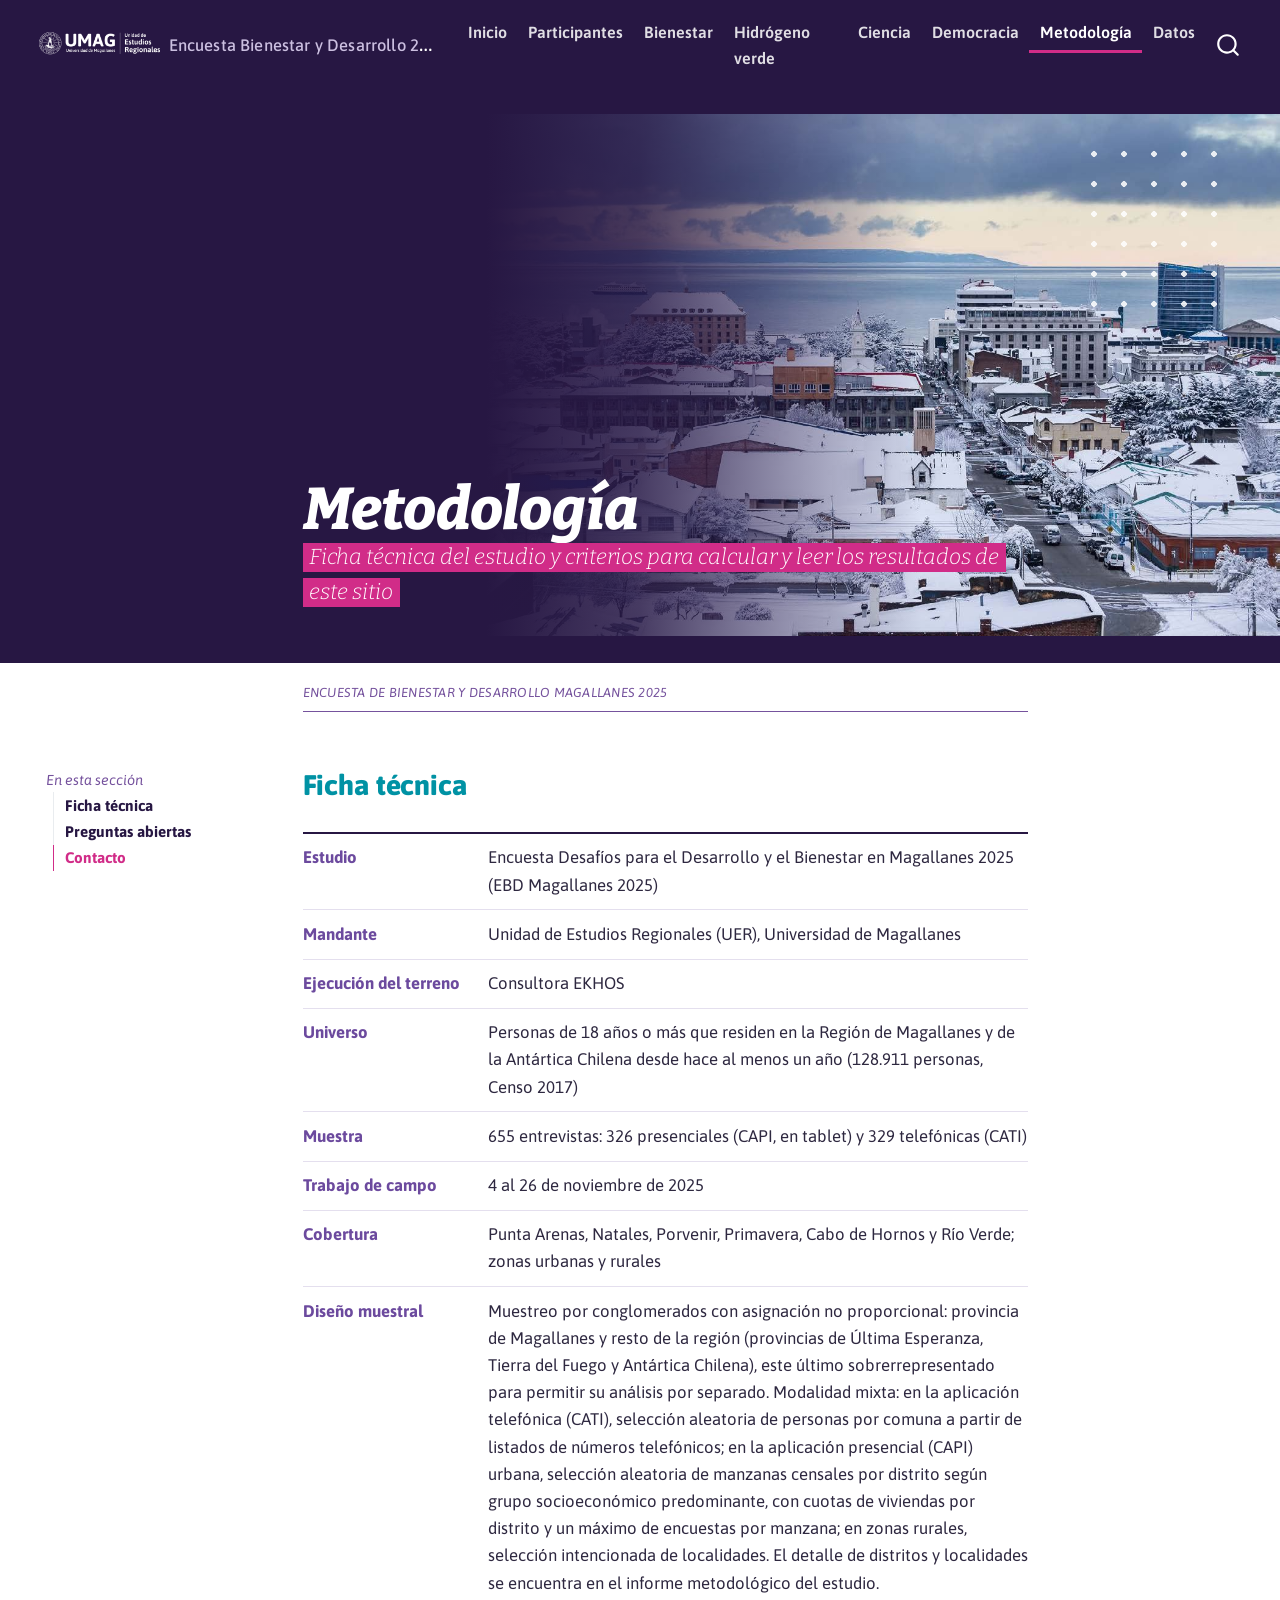
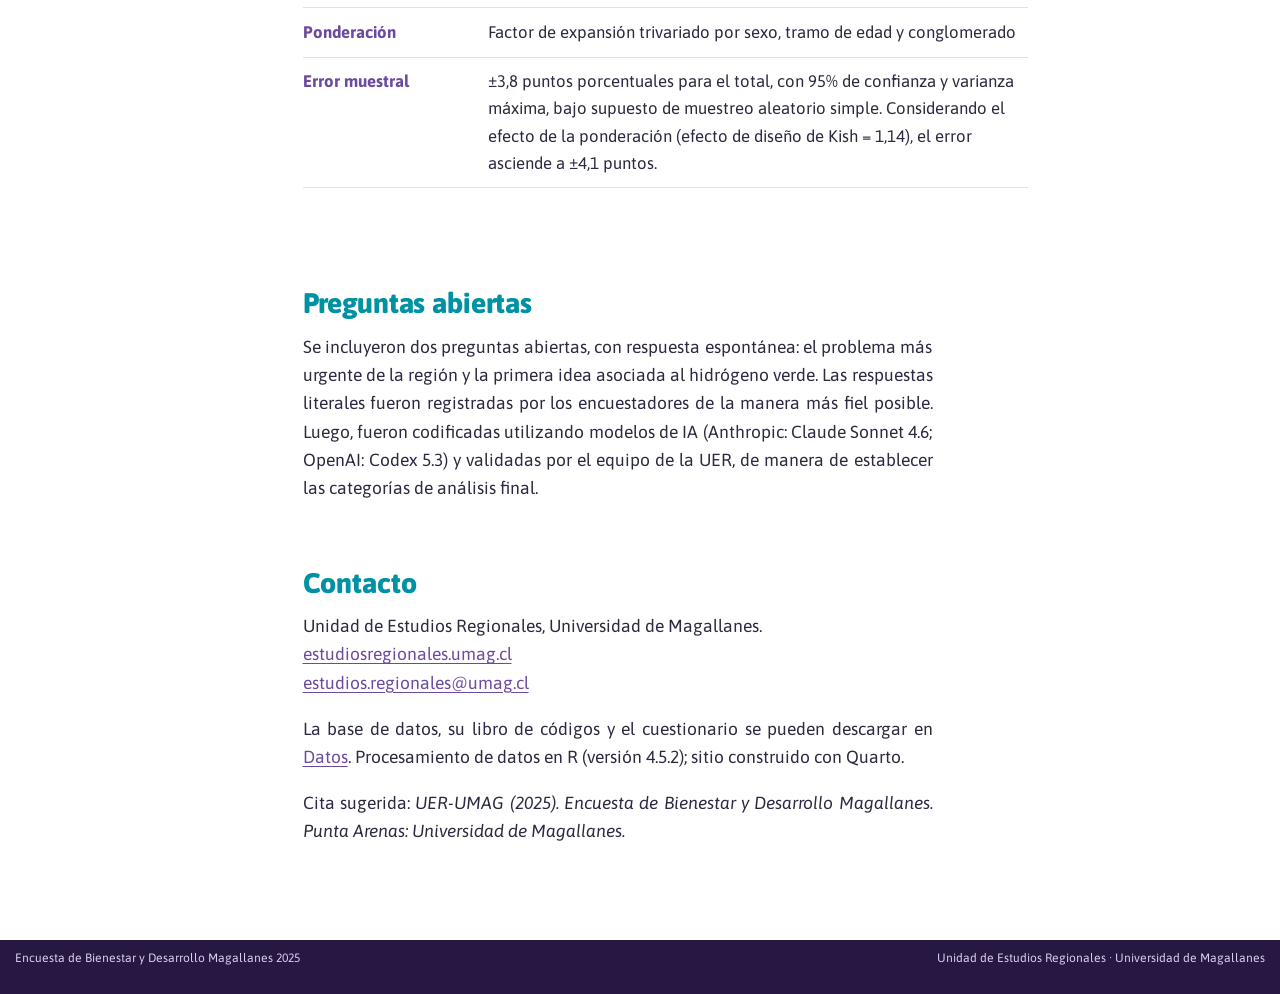
<file: metodologia.html>
<!DOCTYPE html>
<html xmlns="http://www.w3.org/1999/xhtml" lang="es" xml:lang="es"><head>

<meta charset="utf-8">
<meta name="generator" content="quarto-1.8.24">

<meta name="viewport" content="width=device-width, initial-scale=1.0, user-scalable=yes">

<meta name="description" content="Ficha técnica, diseño muestral y criterios de análisis de la Encuesta de Bienestar y Desarrollo Magallanes 2025.">

<title>Metodología · EBD Magallanes 2025 – EBD Magallanes 2025</title>
<style>
code{white-space: pre-wrap;}
span.smallcaps{font-variant: small-caps;}
div.columns{display: flex; gap: min(4vw, 1.5em);}
div.column{flex: auto; overflow-x: auto;}
div.hanging-indent{margin-left: 1.5em; text-indent: -1.5em;}
ul.task-list{list-style: none;}
ul.task-list li input[type="checkbox"] {
  width: 0.8em;
  margin: 0 0.8em 0.2em -1em; /* quarto-specific, see https://github.com/quarto-dev/quarto-cli/issues/4556 */ 
  vertical-align: middle;
}
</style>


<script src="site_libs/quarto-nav/quarto-nav.js"></script>
<script src="site_libs/quarto-nav/headroom.min.js"></script>
<script src="site_libs/clipboard/clipboard.min.js"></script>
<script src="site_libs/quarto-search/autocomplete.umd.js"></script>
<script src="site_libs/quarto-search/fuse.min.js"></script>
<script src="site_libs/quarto-search/quarto-search.js"></script>
<meta name="quarto:offset" content="./">
<link href="./img/favicon.png" rel="icon" type="image/png">
<script src="site_libs/quarto-html/quarto.js" type="module"></script>
<script src="site_libs/quarto-html/tabsets/tabsets.js" type="module"></script>
<script src="site_libs/quarto-html/axe/axe-check.js" type="module"></script>
<script src="site_libs/quarto-html/popper.min.js"></script>
<script src="site_libs/quarto-html/tippy.umd.min.js"></script>
<script src="site_libs/quarto-html/anchor.min.js"></script>
<link href="site_libs/quarto-html/tippy.css" rel="stylesheet">
<link href="site_libs/quarto-html/quarto-syntax-highlighting-dc55a5b9e770e841cd82e46aadbfb9b0.css" rel="stylesheet" id="quarto-text-highlighting-styles">
<script src="site_libs/bootstrap/bootstrap.min.js"></script>
<link href="site_libs/bootstrap/bootstrap-icons.css" rel="stylesheet">
<link href="site_libs/bootstrap/bootstrap-468c7059e28b99bac9483d6b16d7ec14.min.css" rel="stylesheet" append-hash="true" id="quarto-bootstrap" data-mode="light">
<script id="quarto-search-options" type="application/json">{
  "location": "navbar",
  "copy-button": false,
  "collapse-after": 3,
  "panel-placement": "end",
  "type": "overlay",
  "limit": 50,
  "keyboard-shortcut": [
    "f",
    "/",
    "s"
  ],
  "show-item-context": false,
  "language": {
    "search-no-results-text": "No se han encontrado resultados",
    "search-matching-documents-text": "documentos encontrados",
    "search-copy-link-title": "Copiar el enlace en la búsqueda",
    "search-hide-matches-text": "Ocultar resultados adicionales",
    "search-more-match-text": "resultado adicional en este documento",
    "search-more-matches-text": "resultados adicionales en este documento",
    "search-clear-button-title": "Borrar",
    "search-text-placeholder": "",
    "search-detached-cancel-button-title": "Cancelar",
    "search-submit-button-title": "Enviar",
    "search-label": "Buscar"
  }
}</script>
<style>html{ scroll-behavior: smooth; }</style>
<style>

      .quarto-title-block .quarto-title-banner {
        background-image: url(img/fotos/metodologia.jpg);
background-size: cover;
      }
</style>


</head>

<body class="floating nav-fixed quarto-light">

<div id="quarto-search-results"></div>
  <header id="quarto-header" class="headroom fixed-top quarto-banner">
    <nav class="navbar navbar-expand-lg " data-bs-theme="dark">
      <div class="navbar-container container-fluid">
      <div class="navbar-brand-container mx-auto">
    <a href="./index.html" class="navbar-brand navbar-brand-logo">
    <img src="./img/logo_uer_blanco.png" alt="Unidad de Estudios Regionales — UMAG" class="navbar-logo light-content">
    <img src="./img/logo_uer_blanco.png" alt="Unidad de Estudios Regionales — UMAG" class="navbar-logo dark-content">
    </a>
    <a class="navbar-brand" href="./index.html">
    <span class="navbar-title">Encuesta Bienestar y Desarrollo 2025</span>
    </a>
  </div>
            <div id="quarto-search" class="" title="Buscar"></div>
          <button class="navbar-toggler" type="button" data-bs-toggle="collapse" data-bs-target="#navbarCollapse" aria-controls="navbarCollapse" role="menu" aria-expanded="false" aria-label="Navegación de palanca" onclick="if (window.quartoToggleHeadroom) { window.quartoToggleHeadroom(); }">
  <span class="navbar-toggler-icon"></span>
</button>
          <div class="collapse navbar-collapse" id="navbarCollapse">
            <ul class="navbar-nav navbar-nav-scroll me-auto">
  <li class="nav-item">
    <a class="nav-link" href="./index.html"> 
<span class="menu-text">Inicio</span></a>
  </li>  
  <li class="nav-item">
    <a class="nav-link" href="./perfil.html"> 
<span class="menu-text">Participantes</span></a>
  </li>  
  <li class="nav-item">
    <a class="nav-link" href="./bienestar.html"> 
<span class="menu-text">Bienestar</span></a>
  </li>  
  <li class="nav-item">
    <a class="nav-link" href="./hidrogeno.html"> 
<span class="menu-text">Hidrógeno verde</span></a>
  </li>  
  <li class="nav-item">
    <a class="nav-link" href="./ciencia.html"> 
<span class="menu-text">Ciencia</span></a>
  </li>  
  <li class="nav-item">
    <a class="nav-link" href="./democracia.html"> 
<span class="menu-text">Democracia</span></a>
  </li>  
  <li class="nav-item">
    <a class="nav-link active" href="./metodologia.html" aria-current="page"> 
<span class="menu-text">Metodología</span></a>
  </li>  
  <li class="nav-item">
    <a class="nav-link" href="./datos.html"> 
<span class="menu-text">Datos</span></a>
  </li>  
</ul>
          </div> <!-- /navcollapse -->
            <div class="quarto-navbar-tools">
</div>
      </div> <!-- /container-fluid -->
    </nav>
</header>
<!-- content -->
<header id="title-block-header" class="quarto-title-block default toc-left page-columns page-full">
  <div class="quarto-title-banner page-columns page-full">
    <div class="quarto-title column-body">
      <h1 class="title"><em>Metodología</em></h1>
            <p class="subtitle lead">Ficha técnica del estudio y criterios para calcular y leer los resultados de este sitio</p>
                  <div>
        <div class="description">
          Ficha técnica, diseño muestral y criterios de análisis de la Encuesta de Bienestar y Desarrollo Magallanes 2025.
        </div>
      </div>
                </div>
  </div>
    
  
  <div class="quarto-title-meta">

      
    
      
    </div>
    
  
  </header><div id="quarto-content" class="quarto-container page-columns page-rows-contents page-layout-article page-navbar">
<!-- sidebar -->
  <nav id="quarto-sidebar" class="sidebar collapse collapse-horizontal quarto-sidebar-collapse-item sidebar-navigation floating overflow-auto">
    <nav id="TOC" role="doc-toc" class="toc-active">
    <h2 id="toc-title">En esta sección</h2>
   
  <ul>
  <li><a href="#ficha-técnica" id="toc-ficha-técnica" class="nav-link active" data-scroll-target="#ficha-técnica">Ficha técnica</a></li>
  <li><a href="#preguntas-abiertas" id="toc-preguntas-abiertas" class="nav-link" data-scroll-target="#preguntas-abiertas">Preguntas abiertas</a></li>
  <li><a href="#contacto" id="toc-contacto" class="nav-link" data-scroll-target="#contacto">Contacto</a></li>
  </ul>
</nav>
</nav>
<div id="quarto-sidebar-glass" class="quarto-sidebar-collapse-item" data-bs-toggle="collapse" data-bs-target=".quarto-sidebar-collapse-item"></div>
<!-- margin-sidebar -->
    <div id="quarto-margin-sidebar" class="sidebar margin-sidebar zindex-bottom">
    </div>
<!-- main -->
<main class="content quarto-banner-title-block" id="quarto-document-content">





<section id="ficha-técnica" class="level2">
<h2 class="anchored" data-anchor-id="ficha-técnica">Ficha técnica</h2>
<div class="cell">
<div class="cell-output-display">
<dl class="ficha">
<dt>Estudio</dt>
<dd>Encuesta Desafíos para el Desarrollo y el Bienestar en Magallanes 2025 (EBD Magallanes 2025)</dd>
<dt>Mandante</dt>
<dd>Unidad de Estudios Regionales (UER), Universidad de Magallanes</dd>
<dt>Ejecución del terreno</dt>
<dd>Consultora EKHOS</dd>
<dt>Universo</dt>
<dd>Personas de 18 años o más que residen en la Región de Magallanes y de la Antártica Chilena desde hace al menos un año (128.911 personas, Censo 2017)</dd>
<dt>Muestra</dt>
<dd>655 entrevistas: 326 presenciales (CAPI, en tablet) y 329 telefónicas (CATI)</dd>
<dt>Trabajo de campo</dt>
<dd>4 al 26 de noviembre de 2025</dd>
<dt>Cobertura</dt>
<dd>Punta Arenas, Natales, Porvenir, Primavera, Cabo de Hornos y Río Verde; zonas urbanas y rurales</dd>
<dt>Diseño muestral</dt>
<dd>Muestreo por conglomerados con asignación no proporcional: provincia de Magallanes y resto de la región (provincias de Última Esperanza, Tierra del Fuego y Antártica Chilena), este último sobrerrepresentado para permitir su análisis por separado. Modalidad mixta: en la aplicación telefónica (CATI), selección aleatoria de personas por comuna a partir de listados de números telefónicos; en la aplicación presencial (CAPI) urbana, selección aleatoria de manzanas censales por distrito según grupo socioeconómico predominante, con cuotas de viviendas por distrito y un máximo de encuestas por manzana; en zonas rurales, selección intencionada de localidades. El detalle de distritos y localidades se encuentra en el informe metodológico del estudio.</dd>
<dt>Ponderación</dt>
<dd>Factor de expansión trivariado por sexo, tramo de edad y conglomerado</dd>
<dt>Error muestral</dt>
<dd>±3,8 puntos porcentuales para el total, con 95% de confianza y varianza máxima, bajo supuesto de muestreo aleatorio simple. Considerando el efecto de la ponderación (efecto de diseño de Kish = 1,14), el error asciende a ±4,1 puntos.</dd>
</dl>
</div>
</div>
</section>
<section id="preguntas-abiertas" class="level2">
<h2 class="anchored" data-anchor-id="preguntas-abiertas">Preguntas abiertas</h2>
<p>Se incluyeron dos preguntas abiertas, con respuesta espontánea: el problema más urgente de la región y la primera idea asociada al hidrógeno verde. Las respuestas literales fueron registradas por los encuestadores de la manera más fiel posible. Luego, fueron codificadas utilizando modelos de IA (Anthropic: Claude Sonnet 4.6; OpenAI: Codex 5.3) y validadas por el equipo de la UER, de manera de establecer las categorías de análisis final.</p>
</section>
<section id="contacto" class="level2">
<h2 class="anchored" data-anchor-id="contacto">Contacto</h2>
<p>Unidad de Estudios Regionales, Universidad de Magallanes.<br>
<a href="https://estudiosregionales.umag.cl/">estudiosregionales.umag.cl</a><br>
<a href="mailto:estudios.regionales@umag.cl">estudios.regionales@umag.cl</a></p>
<p>La base de datos, su libro de códigos y el cuestionario se pueden descargar en <a href="./datos.html">Datos</a>. Procesamiento de datos en R (versión 4.5.2); sitio construido con Quarto.</p>
<p>Cita sugerida: <em>UER-UMAG (2025). Encuesta de Bienestar y Desarrollo Magallanes. Punta Arenas: Universidad de Magallanes.</em></p>


</section>

<a onclick="window.scrollTo(0, 0); return false;" role="button" id="quarto-back-to-top"><i class="bi bi-arrow-up"></i> Volver arriba</a></main> <!-- /main -->
<script>
// Pestañas de cada bloque de pregunta (Total / Sexo / Edad / GSE / Territorio).
// Los paneles inactivos quedan ocultos con visibility (no display:none), así
// echarts los dimensiona con el ancho real; al cambiar de pestaña se fuerza
// un resize por si la ventana cambió de tamaño mientras estaban ocultos.
document.addEventListener("click", function (ev) {
  var btn = ev.target.closest(".q-tab");
  if (!btn) return;
  var bloque = btn.closest(".q-bloque");
  bloque.querySelectorAll(".q-tab").forEach(function (b) {
    var on = b === btn;
    b.classList.toggle("activo", on);
    b.setAttribute("aria-selected", on ? "true" : "false");
  });
  bloque.querySelectorAll(".q-panel").forEach(function (p) {
    p.classList.toggle("activo", p.id === btn.dataset.panel);
  });
  ajustarAltos();
  var panel = document.getElementById(btn.dataset.panel);
  panel.querySelectorAll(".echarts4r, .html-widget").forEach(function (el) {
    var inst = window.echarts && echarts.getInstanceByDom(el);
    if (inst) inst.resize();
  });
});

// echarts dibuja en canvas: si el gráfico se pinta antes de que cargue
// Asap, queda con la fuente de respaldo. Se redibuja al cargar.
function redibujarGraficos() {
  if (!window.echarts) return;
  document.querySelectorAll(".echarts4r").forEach(function (el) {
    var inst = echarts.getInstanceByDom(el);
    // Fusión mínima: vuelve a medir el texto con la fuente ya cargada sin
    // descartar la configuración `media` (celular) del gráfico
    if (inst) inst.setOption({ textStyle: { fontFamily: "'Asap', system-ui, sans-serif" } });
  });
}

// Alto de cada gráfico según el ancho de su contenedor (ver ec() en R)
function ajustarAltos() {
  document.querySelectorAll(".ec-wrap").forEach(function (w) {
    var el = w.querySelector(".echarts4r");
    if (!el || !w.clientWidth) return;
    var h = (w.clientWidth < 560 ? w.dataset.altoMovil : w.dataset.alto) + "px";
    if (el.style.height !== h) {
      el.style.height = h;
      var inst = window.echarts && echarts.getInstanceByDom(el);
      if (inst) inst.resize();
    }
  });
}
document.addEventListener("DOMContentLoaded", ajustarAltos);
window.addEventListener("load", ajustarAltos);
var _altosT;
window.addEventListener("resize", function () { clearTimeout(_altosT); _altosT = setTimeout(ajustarAltos, 120); });

// Tras "load" los widgets ya están creados; luego se espera a la fuente
window.addEventListener("load", function () {
  if (document.fonts && document.fonts.load) {
    document.fonts.load('600 14px "Asap"').then(redibujarGraficos, redibujarGraficos);
  }
});

// Navegación con flechas entre pestañas (accesibilidad)
document.addEventListener("keydown", function (ev) {
  if (!ev.target.classList || !ev.target.classList.contains("q-tab")) return;
  if (ev.key !== "ArrowRight" && ev.key !== "ArrowLeft") return;
  var tabs = Array.from(ev.target.parentNode.querySelectorAll(".q-tab"));
  var i = tabs.indexOf(ev.target) + (ev.key === "ArrowRight" ? 1 : -1);
  var sig = tabs[(i + tabs.length) % tabs.length];
  sig.focus(); sig.click();
});
</script>
<script id="quarto-html-after-body" type="application/javascript">
  window.document.addEventListener("DOMContentLoaded", function (event) {
    const icon = "";
    const anchorJS = new window.AnchorJS();
    anchorJS.options = {
      placement: 'right',
      icon: icon
    };
    anchorJS.add('.anchored');
    const isCodeAnnotation = (el) => {
      for (const clz of el.classList) {
        if (clz.startsWith('code-annotation-')) {                     
          return true;
        }
      }
      return false;
    }
    const onCopySuccess = function(e) {
      // button target
      const button = e.trigger;
      // don't keep focus
      button.blur();
      // flash "checked"
      button.classList.add('code-copy-button-checked');
      var currentTitle = button.getAttribute("title");
      button.setAttribute("title", "Copiado");
      let tooltip;
      if (window.bootstrap) {
        button.setAttribute("data-bs-toggle", "tooltip");
        button.setAttribute("data-bs-placement", "left");
        button.setAttribute("data-bs-title", "Copiado");
        tooltip = new bootstrap.Tooltip(button, 
          { trigger: "manual", 
            customClass: "code-copy-button-tooltip",
            offset: [0, -8]});
        tooltip.show();    
      }
      setTimeout(function() {
        if (tooltip) {
          tooltip.hide();
          button.removeAttribute("data-bs-title");
          button.removeAttribute("data-bs-toggle");
          button.removeAttribute("data-bs-placement");
        }
        button.setAttribute("title", currentTitle);
        button.classList.remove('code-copy-button-checked');
      }, 1000);
      // clear code selection
      e.clearSelection();
    }
    const getTextToCopy = function(trigger) {
      const outerScaffold = trigger.parentElement.cloneNode(true);
      const codeEl = outerScaffold.querySelector('code');
      for (const childEl of codeEl.children) {
        if (isCodeAnnotation(childEl)) {
          childEl.remove();
        }
      }
      return codeEl.innerText;
    }
    const clipboard = new window.ClipboardJS('.code-copy-button:not([data-in-quarto-modal])', {
      text: getTextToCopy
    });
    clipboard.on('success', onCopySuccess);
    if (window.document.getElementById('quarto-embedded-source-code-modal')) {
      const clipboardModal = new window.ClipboardJS('.code-copy-button[data-in-quarto-modal]', {
        text: getTextToCopy,
        container: window.document.getElementById('quarto-embedded-source-code-modal')
      });
      clipboardModal.on('success', onCopySuccess);
    }
      var localhostRegex = new RegExp(/^(?:http|https):\/\/localhost\:?[0-9]*\//);
      var mailtoRegex = new RegExp(/^mailto:/);
        var filterRegex = new RegExp("https:\/\/uer-umag\.github\.io\/ebd-magallanes-2025\/");
      var isInternal = (href) => {
          return filterRegex.test(href) || localhostRegex.test(href) || mailtoRegex.test(href);
      }
      // Inspect non-navigation links and adorn them if external
     var links = window.document.querySelectorAll('a[href]:not(.nav-link):not(.navbar-brand):not(.toc-action):not(.sidebar-link):not(.sidebar-item-toggle):not(.pagination-link):not(.no-external):not([aria-hidden]):not(.dropdown-item):not(.quarto-navigation-tool):not(.about-link)');
      for (var i=0; i<links.length; i++) {
        const link = links[i];
        if (!isInternal(link.href)) {
          // undo the damage that might have been done by quarto-nav.js in the case of
          // links that we want to consider external
          if (link.dataset.originalHref !== undefined) {
            link.href = link.dataset.originalHref;
          }
            // target, if specified
            link.setAttribute("target", "_blank");
            if (link.getAttribute("rel") === null) {
              link.setAttribute("rel", "noopener");
            }
        }
      }
    function tippyHover(el, contentFn, onTriggerFn, onUntriggerFn) {
      const config = {
        allowHTML: true,
        maxWidth: 500,
        delay: 100,
        arrow: false,
        appendTo: function(el) {
            return el.parentElement;
        },
        interactive: true,
        interactiveBorder: 10,
        theme: 'quarto',
        placement: 'bottom-start',
      };
      if (contentFn) {
        config.content = contentFn;
      }
      if (onTriggerFn) {
        config.onTrigger = onTriggerFn;
      }
      if (onUntriggerFn) {
        config.onUntrigger = onUntriggerFn;
      }
      window.tippy(el, config); 
    }
    const noterefs = window.document.querySelectorAll('a[role="doc-noteref"]');
    for (var i=0; i<noterefs.length; i++) {
      const ref = noterefs[i];
      tippyHover(ref, function() {
        // use id or data attribute instead here
        let href = ref.getAttribute('data-footnote-href') || ref.getAttribute('href');
        try { href = new URL(href).hash; } catch {}
        const id = href.replace(/^#\/?/, "");
        const note = window.document.getElementById(id);
        if (note) {
          return note.innerHTML;
        } else {
          return "";
        }
      });
    }
    const xrefs = window.document.querySelectorAll('a.quarto-xref');
    const processXRef = (id, note) => {
      // Strip column container classes
      const stripColumnClz = (el) => {
        el.classList.remove("page-full", "page-columns");
        if (el.children) {
          for (const child of el.children) {
            stripColumnClz(child);
          }
        }
      }
      stripColumnClz(note)
      if (id === null || id.startsWith('sec-')) {
        // Special case sections, only their first couple elements
        const container = document.createElement("div");
        if (note.children && note.children.length > 2) {
          container.appendChild(note.children[0].cloneNode(true));
          for (let i = 1; i < note.children.length; i++) {
            const child = note.children[i];
            if (child.tagName === "P" && child.innerText === "") {
              continue;
            } else {
              container.appendChild(child.cloneNode(true));
              break;
            }
          }
          if (window.Quarto?.typesetMath) {
            window.Quarto.typesetMath(container);
          }
          return container.innerHTML
        } else {
          if (window.Quarto?.typesetMath) {
            window.Quarto.typesetMath(note);
          }
          return note.innerHTML;
        }
      } else {
        // Remove any anchor links if they are present
        const anchorLink = note.querySelector('a.anchorjs-link');
        if (anchorLink) {
          anchorLink.remove();
        }
        if (window.Quarto?.typesetMath) {
          window.Quarto.typesetMath(note);
        }
        if (note.classList.contains("callout")) {
          return note.outerHTML;
        } else {
          return note.innerHTML;
        }
      }
    }
    for (var i=0; i<xrefs.length; i++) {
      const xref = xrefs[i];
      tippyHover(xref, undefined, function(instance) {
        instance.disable();
        let url = xref.getAttribute('href');
        let hash = undefined; 
        if (url.startsWith('#')) {
          hash = url;
        } else {
          try { hash = new URL(url).hash; } catch {}
        }
        if (hash) {
          const id = hash.replace(/^#\/?/, "");
          const note = window.document.getElementById(id);
          if (note !== null) {
            try {
              const html = processXRef(id, note.cloneNode(true));
              instance.setContent(html);
            } finally {
              instance.enable();
              instance.show();
            }
          } else {
            // See if we can fetch this
            fetch(url.split('#')[0])
            .then(res => res.text())
            .then(html => {
              const parser = new DOMParser();
              const htmlDoc = parser.parseFromString(html, "text/html");
              const note = htmlDoc.getElementById(id);
              if (note !== null) {
                const html = processXRef(id, note);
                instance.setContent(html);
              } 
            }).finally(() => {
              instance.enable();
              instance.show();
            });
          }
        } else {
          // See if we can fetch a full url (with no hash to target)
          // This is a special case and we should probably do some content thinning / targeting
          fetch(url)
          .then(res => res.text())
          .then(html => {
            const parser = new DOMParser();
            const htmlDoc = parser.parseFromString(html, "text/html");
            const note = htmlDoc.querySelector('main.content');
            if (note !== null) {
              // This should only happen for chapter cross references
              // (since there is no id in the URL)
              // remove the first header
              if (note.children.length > 0 && note.children[0].tagName === "HEADER") {
                note.children[0].remove();
              }
              const html = processXRef(null, note);
              instance.setContent(html);
            } 
          }).finally(() => {
            instance.enable();
            instance.show();
          });
        }
      }, function(instance) {
      });
    }
        let selectedAnnoteEl;
        const selectorForAnnotation = ( cell, annotation) => {
          let cellAttr = 'data-code-cell="' + cell + '"';
          let lineAttr = 'data-code-annotation="' +  annotation + '"';
          const selector = 'span[' + cellAttr + '][' + lineAttr + ']';
          return selector;
        }
        const selectCodeLines = (annoteEl) => {
          const doc = window.document;
          const targetCell = annoteEl.getAttribute("data-target-cell");
          const targetAnnotation = annoteEl.getAttribute("data-target-annotation");
          const annoteSpan = window.document.querySelector(selectorForAnnotation(targetCell, targetAnnotation));
          const lines = annoteSpan.getAttribute("data-code-lines").split(",");
          const lineIds = lines.map((line) => {
            return targetCell + "-" + line;
          })
          let top = null;
          let height = null;
          let parent = null;
          if (lineIds.length > 0) {
              //compute the position of the single el (top and bottom and make a div)
              const el = window.document.getElementById(lineIds[0]);
              top = el.offsetTop;
              height = el.offsetHeight;
              parent = el.parentElement.parentElement;
            if (lineIds.length > 1) {
              const lastEl = window.document.getElementById(lineIds[lineIds.length - 1]);
              const bottom = lastEl.offsetTop + lastEl.offsetHeight;
              height = bottom - top;
            }
            if (top !== null && height !== null && parent !== null) {
              // cook up a div (if necessary) and position it 
              let div = window.document.getElementById("code-annotation-line-highlight");
              if (div === null) {
                div = window.document.createElement("div");
                div.setAttribute("id", "code-annotation-line-highlight");
                div.style.position = 'absolute';
                parent.appendChild(div);
              }
              div.style.top = top - 2 + "px";
              div.style.height = height + 4 + "px";
              div.style.left = 0;
              let gutterDiv = window.document.getElementById("code-annotation-line-highlight-gutter");
              if (gutterDiv === null) {
                gutterDiv = window.document.createElement("div");
                gutterDiv.setAttribute("id", "code-annotation-line-highlight-gutter");
                gutterDiv.style.position = 'absolute';
                const codeCell = window.document.getElementById(targetCell);
                const gutter = codeCell.querySelector('.code-annotation-gutter');
                gutter.appendChild(gutterDiv);
              }
              gutterDiv.style.top = top - 2 + "px";
              gutterDiv.style.height = height + 4 + "px";
            }
            selectedAnnoteEl = annoteEl;
          }
        };
        const unselectCodeLines = () => {
          const elementsIds = ["code-annotation-line-highlight", "code-annotation-line-highlight-gutter"];
          elementsIds.forEach((elId) => {
            const div = window.document.getElementById(elId);
            if (div) {
              div.remove();
            }
          });
          selectedAnnoteEl = undefined;
        };
          // Handle positioning of the toggle
      window.addEventListener(
        "resize",
        throttle(() => {
          elRect = undefined;
          if (selectedAnnoteEl) {
            selectCodeLines(selectedAnnoteEl);
          }
        }, 10)
      );
      function throttle(fn, ms) {
      let throttle = false;
      let timer;
        return (...args) => {
          if(!throttle) { // first call gets through
              fn.apply(this, args);
              throttle = true;
          } else { // all the others get throttled
              if(timer) clearTimeout(timer); // cancel #2
              timer = setTimeout(() => {
                fn.apply(this, args);
                timer = throttle = false;
              }, ms);
          }
        };
      }
        // Attach click handler to the DT
        const annoteDls = window.document.querySelectorAll('dt[data-target-cell]');
        for (const annoteDlNode of annoteDls) {
          annoteDlNode.addEventListener('click', (event) => {
            const clickedEl = event.target;
            if (clickedEl !== selectedAnnoteEl) {
              unselectCodeLines();
              const activeEl = window.document.querySelector('dt[data-target-cell].code-annotation-active');
              if (activeEl) {
                activeEl.classList.remove('code-annotation-active');
              }
              selectCodeLines(clickedEl);
              clickedEl.classList.add('code-annotation-active');
            } else {
              // Unselect the line
              unselectCodeLines();
              clickedEl.classList.remove('code-annotation-active');
            }
          });
        }
    const findCites = (el) => {
      const parentEl = el.parentElement;
      if (parentEl) {
        const cites = parentEl.dataset.cites;
        if (cites) {
          return {
            el,
            cites: cites.split(' ')
          };
        } else {
          return findCites(el.parentElement)
        }
      } else {
        return undefined;
      }
    };
    var bibliorefs = window.document.querySelectorAll('a[role="doc-biblioref"]');
    for (var i=0; i<bibliorefs.length; i++) {
      const ref = bibliorefs[i];
      const citeInfo = findCites(ref);
      if (citeInfo) {
        tippyHover(citeInfo.el, function() {
          var popup = window.document.createElement('div');
          citeInfo.cites.forEach(function(cite) {
            var citeDiv = window.document.createElement('div');
            citeDiv.classList.add('hanging-indent');
            citeDiv.classList.add('csl-entry');
            var biblioDiv = window.document.getElementById('ref-' + cite);
            if (biblioDiv) {
              citeDiv.innerHTML = biblioDiv.innerHTML;
            }
            popup.appendChild(citeDiv);
          });
          return popup.innerHTML;
        });
      }
    }
  });
  </script>
</div> <!-- /content -->
<footer class="footer">
  <div class="nav-footer">
    <div class="nav-footer-left">
<p>Encuesta de Bienestar y Desarrollo Magallanes 2025</p>
</div>   
    <div class="nav-footer-center">
      &nbsp;
    </div>
    <div class="nav-footer-right">
<p>Unidad de Estudios Regionales · Universidad de Magallanes</p>
</div>
  </div>
</footer>




<script src="site_libs/quarto-html/zenscroll-min.js"></script>
</body></html>
</file>
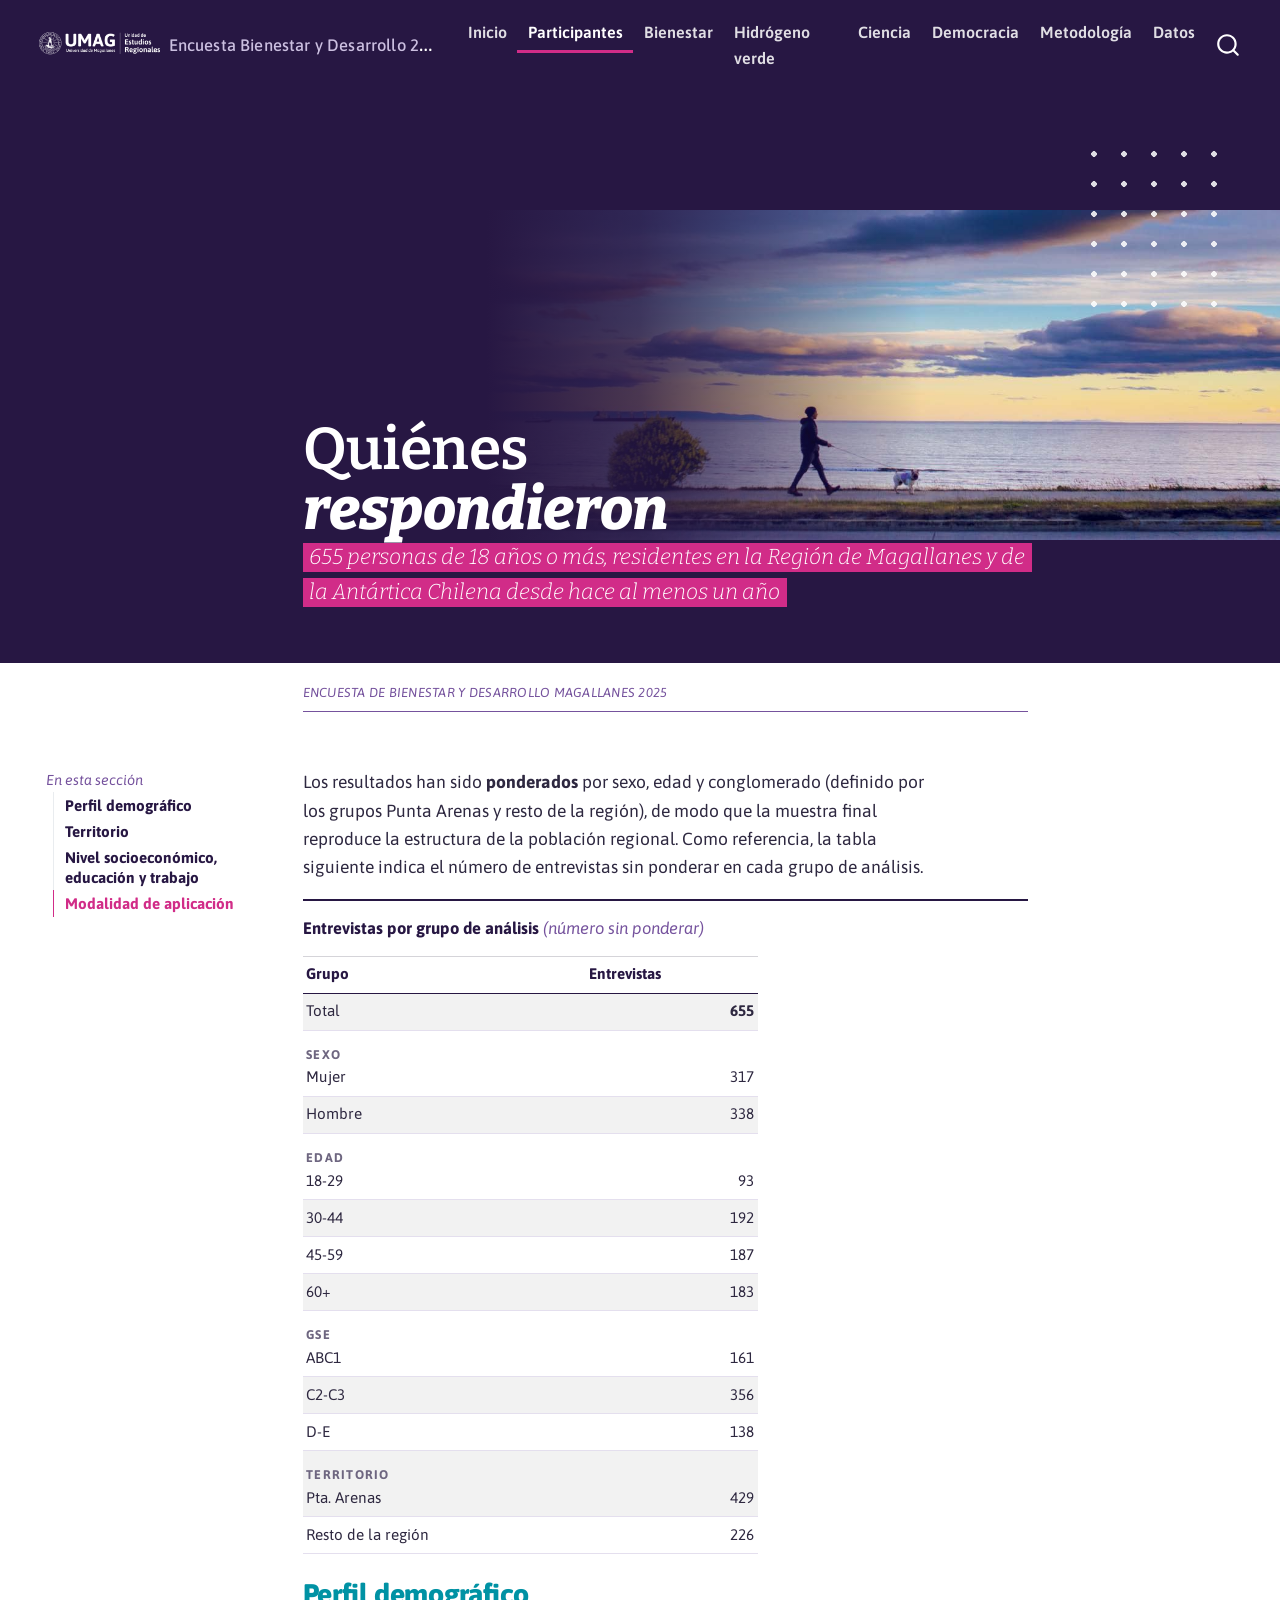
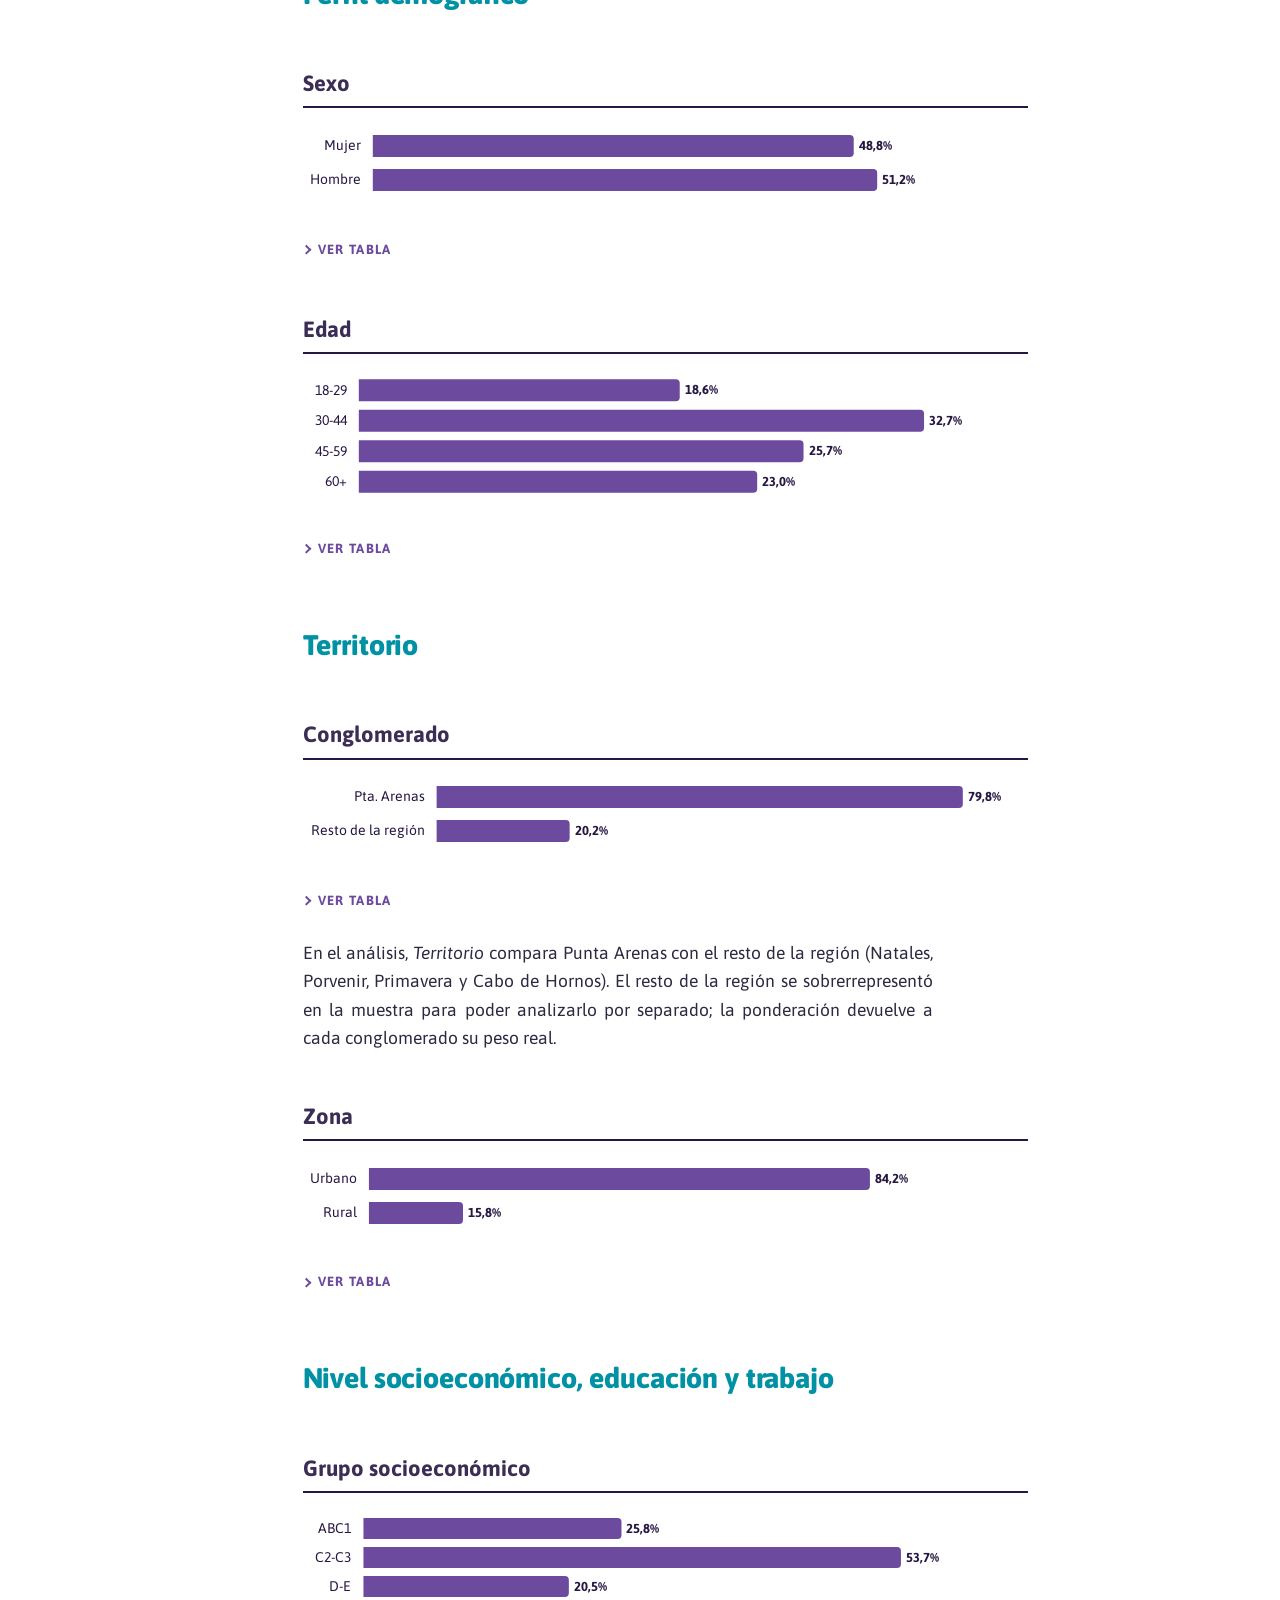
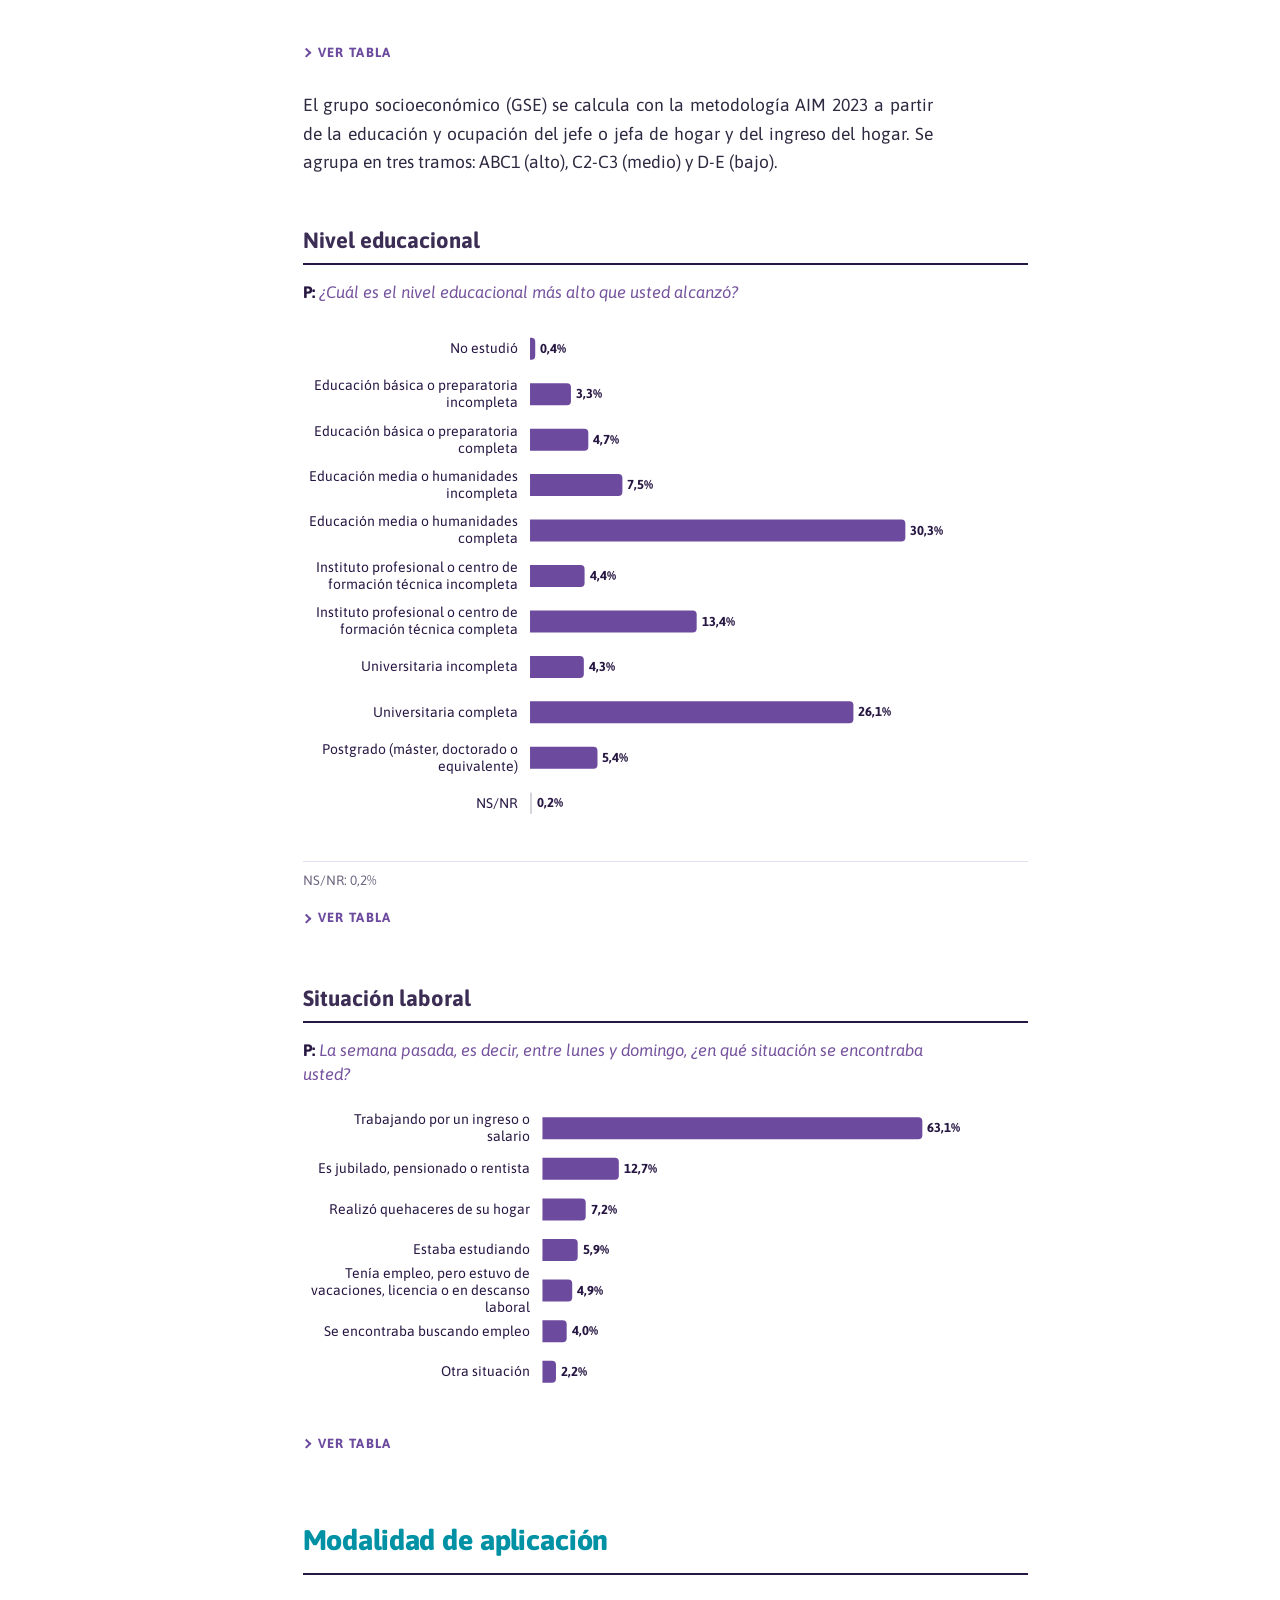
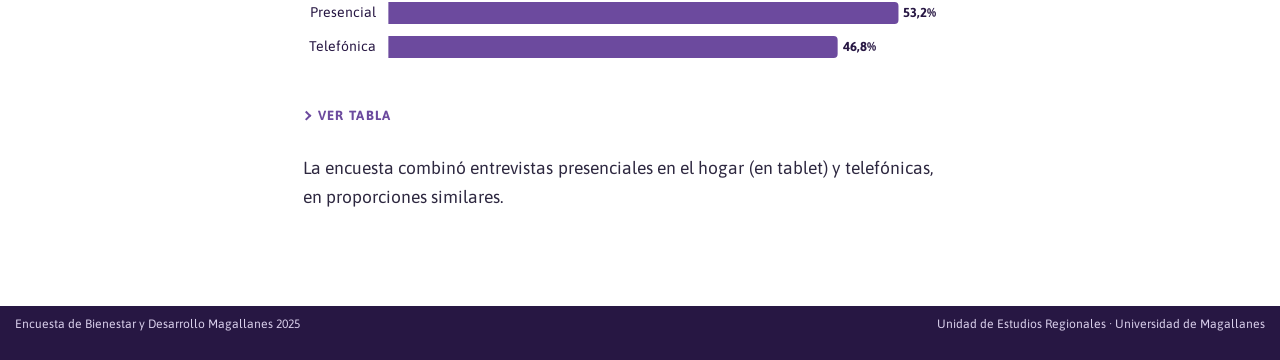
<file: perfil.html>
<!DOCTYPE html>
<html xmlns="http://www.w3.org/1999/xhtml" lang="es" xml:lang="es"><head>

<meta charset="utf-8">
<meta name="generator" content="quarto-1.8.24">

<meta name="viewport" content="width=device-width, initial-scale=1.0, user-scalable=yes">

<meta name="description" content="Perfil sociodemográfico de las personas encuestadas.">

<title>Participantes · EBD Magallanes 2025 – EBD Magallanes 2025</title>
<style>
code{white-space: pre-wrap;}
span.smallcaps{font-variant: small-caps;}
div.columns{display: flex; gap: min(4vw, 1.5em);}
div.column{flex: auto; overflow-x: auto;}
div.hanging-indent{margin-left: 1.5em; text-indent: -1.5em;}
ul.task-list{list-style: none;}
ul.task-list li input[type="checkbox"] {
  width: 0.8em;
  margin: 0 0.8em 0.2em -1em; /* quarto-specific, see https://github.com/quarto-dev/quarto-cli/issues/4556 */ 
  vertical-align: middle;
}
</style>


<script src="site_libs/quarto-nav/quarto-nav.js"></script>
<script src="site_libs/quarto-nav/headroom.min.js"></script>
<script src="site_libs/clipboard/clipboard.min.js"></script>
<script src="site_libs/quarto-search/autocomplete.umd.js"></script>
<script src="site_libs/quarto-search/fuse.min.js"></script>
<script src="site_libs/quarto-search/quarto-search.js"></script>
<meta name="quarto:offset" content="./">
<link href="./img/favicon.png" rel="icon" type="image/png">
<script src="site_libs/quarto-html/quarto.js" type="module"></script>
<script src="site_libs/quarto-html/tabsets/tabsets.js" type="module"></script>
<script src="site_libs/quarto-html/axe/axe-check.js" type="module"></script>
<script src="site_libs/quarto-html/popper.min.js"></script>
<script src="site_libs/quarto-html/tippy.umd.min.js"></script>
<script src="site_libs/quarto-html/anchor.min.js"></script>
<link href="site_libs/quarto-html/tippy.css" rel="stylesheet">
<link href="site_libs/quarto-html/quarto-syntax-highlighting-dc55a5b9e770e841cd82e46aadbfb9b0.css" rel="stylesheet" id="quarto-text-highlighting-styles">
<script src="site_libs/bootstrap/bootstrap.min.js"></script>
<link href="site_libs/bootstrap/bootstrap-icons.css" rel="stylesheet">
<link href="site_libs/bootstrap/bootstrap-468c7059e28b99bac9483d6b16d7ec14.min.css" rel="stylesheet" append-hash="true" id="quarto-bootstrap" data-mode="light">
<script id="quarto-search-options" type="application/json">{
  "location": "navbar",
  "copy-button": false,
  "collapse-after": 3,
  "panel-placement": "end",
  "type": "overlay",
  "limit": 50,
  "keyboard-shortcut": [
    "f",
    "/",
    "s"
  ],
  "show-item-context": false,
  "language": {
    "search-no-results-text": "No se han encontrado resultados",
    "search-matching-documents-text": "documentos encontrados",
    "search-copy-link-title": "Copiar el enlace en la búsqueda",
    "search-hide-matches-text": "Ocultar resultados adicionales",
    "search-more-match-text": "resultado adicional en este documento",
    "search-more-matches-text": "resultados adicionales en este documento",
    "search-clear-button-title": "Borrar",
    "search-text-placeholder": "",
    "search-detached-cancel-button-title": "Cancelar",
    "search-submit-button-title": "Enviar",
    "search-label": "Buscar"
  }
}</script>
<style>html{ scroll-behavior: smooth; }</style>
<style>

      .quarto-title-block .quarto-title-banner {
        background-image: url(img/fotos/participantes.jpg);
background-size: cover;
      }
</style>
<script src="site_libs/htmlwidgets-1.6.4/htmlwidgets.js"></script>
<script src="site_libs/echarts4r-6.0.0/echarts.min.js"></script>
<script src="site_libs/echarts4r-6.0.0/ecStat.min.js"></script>
<script src="site_libs/echarts4r-6.0.0/dataTool.min.js"></script>
<script src="site_libs/echarts4r-binding-0.5.0/echarts4r.js"></script>


</head>

<body class="floating nav-fixed quarto-light">

<div id="quarto-search-results"></div>
  <header id="quarto-header" class="headroom fixed-top quarto-banner">
    <nav class="navbar navbar-expand-lg " data-bs-theme="dark">
      <div class="navbar-container container-fluid">
      <div class="navbar-brand-container mx-auto">
    <a href="./index.html" class="navbar-brand navbar-brand-logo">
    <img src="./img/logo_uer_blanco.png" alt="Unidad de Estudios Regionales — UMAG" class="navbar-logo light-content">
    <img src="./img/logo_uer_blanco.png" alt="Unidad de Estudios Regionales — UMAG" class="navbar-logo dark-content">
    </a>
    <a class="navbar-brand" href="./index.html">
    <span class="navbar-title">Encuesta Bienestar y Desarrollo 2025</span>
    </a>
  </div>
            <div id="quarto-search" class="" title="Buscar"></div>
          <button class="navbar-toggler" type="button" data-bs-toggle="collapse" data-bs-target="#navbarCollapse" aria-controls="navbarCollapse" role="menu" aria-expanded="false" aria-label="Navegación de palanca" onclick="if (window.quartoToggleHeadroom) { window.quartoToggleHeadroom(); }">
  <span class="navbar-toggler-icon"></span>
</button>
          <div class="collapse navbar-collapse" id="navbarCollapse">
            <ul class="navbar-nav navbar-nav-scroll me-auto">
  <li class="nav-item">
    <a class="nav-link" href="./index.html"> 
<span class="menu-text">Inicio</span></a>
  </li>  
  <li class="nav-item">
    <a class="nav-link active" href="./perfil.html" aria-current="page"> 
<span class="menu-text">Participantes</span></a>
  </li>  
  <li class="nav-item">
    <a class="nav-link" href="./bienestar.html"> 
<span class="menu-text">Bienestar</span></a>
  </li>  
  <li class="nav-item">
    <a class="nav-link" href="./hidrogeno.html"> 
<span class="menu-text">Hidrógeno verde</span></a>
  </li>  
  <li class="nav-item">
    <a class="nav-link" href="./ciencia.html"> 
<span class="menu-text">Ciencia</span></a>
  </li>  
  <li class="nav-item">
    <a class="nav-link" href="./democracia.html"> 
<span class="menu-text">Democracia</span></a>
  </li>  
  <li class="nav-item">
    <a class="nav-link" href="./metodologia.html"> 
<span class="menu-text">Metodología</span></a>
  </li>  
  <li class="nav-item">
    <a class="nav-link" href="./datos.html"> 
<span class="menu-text">Datos</span></a>
  </li>  
</ul>
          </div> <!-- /navcollapse -->
            <div class="quarto-navbar-tools">
</div>
      </div> <!-- /container-fluid -->
    </nav>
</header>
<!-- content -->
<header id="title-block-header" class="quarto-title-block default toc-left page-columns page-full">
  <div class="quarto-title-banner page-columns page-full">
    <div class="quarto-title column-body">
      <h1 class="title">Quiénes <em>respondieron</em></h1>
            <p class="subtitle lead">655 personas de 18 años o más, residentes en la Región de Magallanes y de la Antártica Chilena desde hace al menos un año</p>
                  <div>
        <div class="description">
          Perfil sociodemográfico de las personas encuestadas.
        </div>
      </div>
                </div>
  </div>
    
  
  <div class="quarto-title-meta">

      
    
      
    </div>
    
  
  </header><div id="quarto-content" class="quarto-container page-columns page-rows-contents page-layout-article page-navbar">
<!-- sidebar -->
  <nav id="quarto-sidebar" class="sidebar collapse collapse-horizontal quarto-sidebar-collapse-item sidebar-navigation floating overflow-auto">
    <nav id="TOC" role="doc-toc" class="toc-active">
    <h2 id="toc-title">En esta sección</h2>
   
  <ul>
  <li><a href="#perfil-demográfico" id="toc-perfil-demográfico" class="nav-link active" data-scroll-target="#perfil-demográfico">Perfil demográfico</a>
  <ul class="collapse">
  <li><a href="#sexo" id="toc-sexo" class="nav-link" data-scroll-target="#sexo">Sexo</a></li>
  <li><a href="#edad" id="toc-edad" class="nav-link" data-scroll-target="#edad">Edad</a></li>
  </ul></li>
  <li><a href="#territorio" id="toc-territorio" class="nav-link" data-scroll-target="#territorio">Territorio</a>
  <ul class="collapse">
  <li><a href="#conglomerado" id="toc-conglomerado" class="nav-link" data-scroll-target="#conglomerado">Conglomerado</a></li>
  <li><a href="#zona" id="toc-zona" class="nav-link" data-scroll-target="#zona">Zona</a></li>
  </ul></li>
  <li><a href="#nivel-socioeconómico-educación-y-trabajo" id="toc-nivel-socioeconómico-educación-y-trabajo" class="nav-link" data-scroll-target="#nivel-socioeconómico-educación-y-trabajo">Nivel socioeconómico, educación y trabajo</a>
  <ul class="collapse">
  <li><a href="#gse" id="toc-gse" class="nav-link" data-scroll-target="#gse">Grupo socioeconómico</a></li>
  <li><a href="#educacion" id="toc-educacion" class="nav-link" data-scroll-target="#educacion">Nivel educacional</a></li>
  <li><a href="#trabajo" id="toc-trabajo" class="nav-link" data-scroll-target="#trabajo">Situación laboral</a></li>
  </ul></li>
  <li><a href="#modalidad" id="toc-modalidad" class="nav-link" data-scroll-target="#modalidad">Modalidad de aplicación</a></li>
  </ul>
</nav>
</nav>
<div id="quarto-sidebar-glass" class="quarto-sidebar-collapse-item" data-bs-toggle="collapse" data-bs-target=".quarto-sidebar-collapse-item"></div>
<!-- margin-sidebar -->
    <div id="quarto-margin-sidebar" class="sidebar margin-sidebar zindex-bottom">
    </div>
<!-- main -->
<main class="content quarto-banner-title-block" id="quarto-document-content">





<p>Los resultados han sido <strong>ponderados</strong> por sexo, edad y conglomerado (definido por los grupos Punta Arenas y resto de la región), de modo que la muestra final reproduce la estructura de la población regional. Como referencia, la tabla siguiente indica el número de entrevistas sin ponderar en cada grupo de análisis.</p>
<div class="cell">
<div class="cell-output-display">
<div class="q-bloque">
<p class="q-texto">
<b>Entrevistas por grupo de análisis</b>
 (número sin ponderar)
</p>

<table class="tabla-n caption-top table table-sm table-striped small">
<thead>
<tr class="header">
<th data-quarto-table-cell-role="th" scope="col">Grupo</th>
<th data-quarto-table-cell-role="th" scope="col">Entrevistas</th>
</tr>
</thead>
<tbody>
<tr class="odd">
<th data-quarto-table-cell-role="th" scope="row">Total</th>
<td><strong>655</strong></td>
</tr>
<tr class="even">
<th data-quarto-table-cell-role="th" scope="row"><span class="tabla-n-cruce">Sexo</span> Mujer</th>
<td>317</td>
</tr>
<tr class="odd">
<th data-quarto-table-cell-role="th" scope="row">Hombre</th>
<td>338</td>
</tr>
<tr class="even">
<th data-quarto-table-cell-role="th" scope="row"><span class="tabla-n-cruce">Edad</span> 18-29</th>
<td>93</td>
</tr>
<tr class="odd">
<th data-quarto-table-cell-role="th" scope="row">30-44</th>
<td>192</td>
</tr>
<tr class="even">
<th data-quarto-table-cell-role="th" scope="row">45-59</th>
<td>187</td>
</tr>
<tr class="odd">
<th data-quarto-table-cell-role="th" scope="row">60+</th>
<td>183</td>
</tr>
<tr class="even">
<th data-quarto-table-cell-role="th" scope="row"><span class="tabla-n-cruce">GSE</span> ABC1</th>
<td>161</td>
</tr>
<tr class="odd">
<th data-quarto-table-cell-role="th" scope="row">C2-C3</th>
<td>356</td>
</tr>
<tr class="even">
<th data-quarto-table-cell-role="th" scope="row">D-E</th>
<td>138</td>
</tr>
<tr class="odd">
<th data-quarto-table-cell-role="th" scope="row"><span class="tabla-n-cruce">Territorio</span> Pta. Arenas</th>
<td>429</td>
</tr>
<tr class="even">
<th data-quarto-table-cell-role="th" scope="row">Resto de la región</th>
<td>226</td>
</tr>
</tbody>
</table>

</div>
</div>
</div>
<section id="perfil-demográfico" class="level2">
<h2 class="anchored" data-anchor-id="perfil-demográfico">Perfil demográfico</h2>
<section id="sexo" class="level3">
<h3 class="anchored" data-anchor-id="sexo">Sexo</h3>
<div class="cell">
<div class="cell-output-display">
<div class="q-bloque" id="q-sexo">
<div class="q-paneles">
<div class="q-panel activo" id="sexo-1" role="tabpanel">
<div class="ec-wrap" data-alto="100" data-alto-movil="102">
<div id="htmlwidget-de41238a433ae6e041de" style="width:100%;height:100px;" class="echarts4r html-widget"></div>
<script type="application/json" data-for="htmlwidget-de41238a433ae6e041de">{"x":{"theme":"","tl":false,"draw":true,"renderer":"canvas","events":[],"buttons":[],"opts":{"baseOption":{"textStyle":{"fontFamily":"'Asap', system-ui, sans-serif","color":"#2e2840"},"animationDuration":500,"grid":{"left":8,"right":64,"top":6,"bottom":6,"containLabel":true},"xAxis":{"type":"value","show":false},"yAxis":{"type":"category","data":["Mujer","Hombre"],"inverse":true,"axisTick":{"show":false},"axisLine":{"show":false},"axisLabel":{"color":"#271743","fontSize":14,"lineHeight":17,"margin":12,"interval":0}},"tooltip":{"backgroundColor":"#ffffff","borderColor":"#d9d3e4","borderWidth":1,"padding":[8,12],"textStyle":{"color":"#271743","fontFamily":"'Asap', system-ui, sans-serif","fontSize":13},"extraCssText":"box-shadow:0 6px 18px rgba(39,23,67,.16);border-radius:2px;border-top:3px solid #d12c88;","trigger":"item","formatter":"function(p){var f=function(v){return (Math.round(v*10)/10).toFixed(1).replace('.', ',');};return '<b>'+p.name.replace(/\\n/g,' ')+'<\/b><br>'+f(p.value)+'%';}"},"series":[{"type":"bar","data":[{"value":48.81,"n":317,"itemStyle":{"color":"#6c4a9e"}},{"value":51.19,"n":338,"itemStyle":{"color":"#6c4a9e"}}],"barMaxWidth":22,"barCategoryGap":"28%","itemStyle":{"borderRadius":[0,4,4,0]},"label":{"show":true,"position":"right","color":"#271743","fontWeight":"bold","fontSize":13,"formatter":"function(p){var f=function(v){return (Math.round(v*10)/10).toFixed(1).replace('.', ',');};return f(p.value)+'%';}"},"emphasis":{"itemStyle":{"opacity":0.85}}}]},"media":[{"query":{"maxWidth":560},"option":{"grid":{"left":0,"right":52,"top":4,"bottom":4,"containLabel":false},"yAxis":{"data":["Mujer","Hombre"],"axisLabel":{"inside":true,"verticalAlign":"bottom","align":"left","padding":[0,0,11,0],"margin":0,"fontSize":12.5,"lineHeight":15,"width":300,"overflow":"truncate"}},"series":[{"barMaxWidth":14}]}}]},"dispose":true},"evals":["opts.baseOption.tooltip.formatter","opts.baseOption.series.0.label.formatter"],"jsHooks":[]}</script>
</div>
</div>
</div>
<details class="q-tabla">
<summary>
<span class="q-tabla-ver">Ver tabla</span>
<span class="q-tabla-ocultar">Ocultar tabla</span>
</summary>
<div class="q-tabla-scroll" tabindex="0">

<table class="tabla-cruce tc-simple caption-top table table-sm table-striped small">
<thead>
<tr class="header">
<td></td>
<th class="tc-total" data-quarto-table-cell-role="th" scope="col">Total</th>
</tr>
</thead>
<tbody>
<tr class="odd">
<th data-quarto-table-cell-role="th" scope="row">Mujer</th>
<td class="tc-total">48,8</td>
</tr>
<tr class="even">
<th data-quarto-table-cell-role="th" scope="row">Hombre</th>
<td class="tc-total">51,2</td>
</tr>
</tbody>
</table>

</div>
</details>
</div>
</div>
</div>
</section>
<section id="edad" class="level3">
<h3 class="anchored" data-anchor-id="edad">Edad</h3>
<div class="cell">
<div class="cell-output-display">
<div class="q-bloque" id="q-edad2">
<div class="q-paneles">
<div class="q-panel activo" id="edad2-1" role="tabpanel">
<div class="ec-wrap" data-alto="154" data-alto-movil="194">
<div id="htmlwidget-2a570588e93e7f5acf03" style="width:100%;height:154px;" class="echarts4r html-widget"></div>
<script type="application/json" data-for="htmlwidget-2a570588e93e7f5acf03">{"x":{"theme":"","tl":false,"draw":true,"renderer":"canvas","events":[],"buttons":[],"opts":{"baseOption":{"textStyle":{"fontFamily":"'Asap', system-ui, sans-serif","color":"#2e2840"},"animationDuration":500,"grid":{"left":8,"right":64,"top":6,"bottom":6,"containLabel":true},"xAxis":{"type":"value","show":false},"yAxis":{"type":"category","data":["18-29","30-44","45-59","60+"],"inverse":true,"axisTick":{"show":false},"axisLine":{"show":false},"axisLabel":{"color":"#271743","fontSize":14,"lineHeight":17,"margin":12,"interval":0}},"tooltip":{"backgroundColor":"#ffffff","borderColor":"#d9d3e4","borderWidth":1,"padding":[8,12],"textStyle":{"color":"#271743","fontFamily":"'Asap', system-ui, sans-serif","fontSize":13},"extraCssText":"box-shadow:0 6px 18px rgba(39,23,67,.16);border-radius:2px;border-top:3px solid #d12c88;","trigger":"item","formatter":"function(p){var f=function(v){return (Math.round(v*10)/10).toFixed(1).replace('.', ',');};return '<b>'+p.name.replace(/\\n/g,' ')+'<\/b><br>'+f(p.value)+'%';}"},"series":[{"type":"bar","data":[{"value":18.56,"n":93,"itemStyle":{"color":"#6c4a9e"}},{"value":32.69,"n":192,"itemStyle":{"color":"#6c4a9e"}},{"value":25.72,"n":187,"itemStyle":{"color":"#6c4a9e"}},{"value":23.04,"n":183,"itemStyle":{"color":"#6c4a9e"}}],"barMaxWidth":22,"barCategoryGap":"28%","itemStyle":{"borderRadius":[0,4,4,0]},"label":{"show":true,"position":"right","color":"#271743","fontWeight":"bold","fontSize":13,"formatter":"function(p){var f=function(v){return (Math.round(v*10)/10).toFixed(1).replace('.', ',');};return f(p.value)+'%';}"},"emphasis":{"itemStyle":{"opacity":0.85}}}]},"media":[{"query":{"maxWidth":560},"option":{"grid":{"left":0,"right":52,"top":4,"bottom":4,"containLabel":false},"yAxis":{"data":["18-29","30-44","45-59","60+"],"axisLabel":{"inside":true,"verticalAlign":"bottom","align":"left","padding":[0,0,11,0],"margin":0,"fontSize":12.5,"lineHeight":15,"width":300,"overflow":"truncate"}},"series":[{"barMaxWidth":14}]}}]},"dispose":true},"evals":["opts.baseOption.tooltip.formatter","opts.baseOption.series.0.label.formatter"],"jsHooks":[]}</script>
</div>
</div>
</div>
<details class="q-tabla">
<summary>
<span class="q-tabla-ver">Ver tabla</span>
<span class="q-tabla-ocultar">Ocultar tabla</span>
</summary>
<div class="q-tabla-scroll" tabindex="0">

<table class="tabla-cruce tc-simple caption-top table table-sm table-striped small">
<thead>
<tr class="header">
<td></td>
<th class="tc-total" data-quarto-table-cell-role="th" scope="col">Total</th>
</tr>
</thead>
<tbody>
<tr class="odd">
<th data-quarto-table-cell-role="th" scope="row">18-29</th>
<td class="tc-total">18,6</td>
</tr>
<tr class="even">
<th data-quarto-table-cell-role="th" scope="row">30-44</th>
<td class="tc-total">32,7</td>
</tr>
<tr class="odd">
<th data-quarto-table-cell-role="th" scope="row">45-59</th>
<td class="tc-total">25,7</td>
</tr>
<tr class="even">
<th data-quarto-table-cell-role="th" scope="row">60+</th>
<td class="tc-total">23,0</td>
</tr>
</tbody>
</table>

</div>
</details>
</div>
</div>
</div>
</section>
</section>
<section id="territorio" class="level2">
<h2 class="anchored" data-anchor-id="territorio">Territorio</h2>
<section id="conglomerado" class="level3">
<h3 class="anchored" data-anchor-id="conglomerado">Conglomerado</h3>
<div class="cell">
<div class="cell-output-display">
<div class="q-bloque" id="q-conglomerado">
<div class="q-paneles">
<div class="q-panel activo" id="conglomerado-1" role="tabpanel">
<div class="ec-wrap" data-alto="100" data-alto-movil="102">
<div id="htmlwidget-15119992297be8f27930" style="width:100%;height:100px;" class="echarts4r html-widget"></div>
<script type="application/json" data-for="htmlwidget-15119992297be8f27930">{"x":{"theme":"","tl":false,"draw":true,"renderer":"canvas","events":[],"buttons":[],"opts":{"baseOption":{"textStyle":{"fontFamily":"'Asap', system-ui, sans-serif","color":"#2e2840"},"animationDuration":500,"grid":{"left":8,"right":64,"top":6,"bottom":6,"containLabel":true},"xAxis":{"type":"value","show":false},"yAxis":{"type":"category","data":["Pta. Arenas","Resto de la región"],"inverse":true,"axisTick":{"show":false},"axisLine":{"show":false},"axisLabel":{"color":"#271743","fontSize":14,"lineHeight":17,"margin":12,"interval":0}},"tooltip":{"backgroundColor":"#ffffff","borderColor":"#d9d3e4","borderWidth":1,"padding":[8,12],"textStyle":{"color":"#271743","fontFamily":"'Asap', system-ui, sans-serif","fontSize":13},"extraCssText":"box-shadow:0 6px 18px rgba(39,23,67,.16);border-radius:2px;border-top:3px solid #d12c88;","trigger":"item","formatter":"function(p){var f=function(v){return (Math.round(v*10)/10).toFixed(1).replace('.', ',');};return '<b>'+p.name.replace(/\\n/g,' ')+'<\/b><br>'+f(p.value)+'%';}"},"series":[{"type":"bar","data":[{"value":79.81999999999999,"n":429,"itemStyle":{"color":"#6c4a9e"}},{"value":20.18,"n":226,"itemStyle":{"color":"#6c4a9e"}}],"barMaxWidth":22,"barCategoryGap":"28%","itemStyle":{"borderRadius":[0,4,4,0]},"label":{"show":true,"position":"right","color":"#271743","fontWeight":"bold","fontSize":13,"formatter":"function(p){var f=function(v){return (Math.round(v*10)/10).toFixed(1).replace('.', ',');};return f(p.value)+'%';}"},"emphasis":{"itemStyle":{"opacity":0.85}}}]},"media":[{"query":{"maxWidth":560},"option":{"grid":{"left":0,"right":52,"top":4,"bottom":4,"containLabel":false},"yAxis":{"data":["Pta. Arenas","Resto de la región"],"axisLabel":{"inside":true,"verticalAlign":"bottom","align":"left","padding":[0,0,11,0],"margin":0,"fontSize":12.5,"lineHeight":15,"width":300,"overflow":"truncate"}},"series":[{"barMaxWidth":14}]}}]},"dispose":true},"evals":["opts.baseOption.tooltip.formatter","opts.baseOption.series.0.label.formatter"],"jsHooks":[]}</script>
</div>
</div>
</div>
<details class="q-tabla">
<summary>
<span class="q-tabla-ver">Ver tabla</span>
<span class="q-tabla-ocultar">Ocultar tabla</span>
</summary>
<div class="q-tabla-scroll" tabindex="0">

<table class="tabla-cruce tc-simple caption-top table table-sm table-striped small">
<thead>
<tr class="header">
<td></td>
<th class="tc-total" data-quarto-table-cell-role="th" scope="col">Total</th>
</tr>
</thead>
<tbody>
<tr class="odd">
<th data-quarto-table-cell-role="th" scope="row">Pta. Arenas</th>
<td class="tc-total">79,8</td>
</tr>
<tr class="even">
<th data-quarto-table-cell-role="th" scope="row">Resto de la región</th>
<td class="tc-total">20,2</td>
</tr>
</tbody>
</table>

</div>
</details>
</div>
</div>
</div>
<p>En el análisis, <em>Territorio</em> compara Punta Arenas con el resto de la región (Natales, Porvenir, Primavera y Cabo de Hornos). El resto de la región se sobrerrepresentó en la muestra para poder analizarlo por separado; la ponderación devuelve a cada conglomerado su peso real.</p>
</section>
<section id="zona" class="level3">
<h3 class="anchored" data-anchor-id="zona">Zona</h3>
<div class="cell">
<div class="cell-output-display">
<div class="q-bloque" id="q-zona">
<div class="q-paneles">
<div class="q-panel activo" id="zona-1" role="tabpanel">
<div class="ec-wrap" data-alto="100" data-alto-movil="102">
<div id="htmlwidget-ef217f93b76aeb268755" style="width:100%;height:100px;" class="echarts4r html-widget"></div>
<script type="application/json" data-for="htmlwidget-ef217f93b76aeb268755">{"x":{"theme":"","tl":false,"draw":true,"renderer":"canvas","events":[],"buttons":[],"opts":{"baseOption":{"textStyle":{"fontFamily":"'Asap', system-ui, sans-serif","color":"#2e2840"},"animationDuration":500,"grid":{"left":8,"right":64,"top":6,"bottom":6,"containLabel":true},"xAxis":{"type":"value","show":false},"yAxis":{"type":"category","data":["Urbano","Rural"],"inverse":true,"axisTick":{"show":false},"axisLine":{"show":false},"axisLabel":{"color":"#271743","fontSize":14,"lineHeight":17,"margin":12,"interval":0}},"tooltip":{"backgroundColor":"#ffffff","borderColor":"#d9d3e4","borderWidth":1,"padding":[8,12],"textStyle":{"color":"#271743","fontFamily":"'Asap', system-ui, sans-serif","fontSize":13},"extraCssText":"box-shadow:0 6px 18px rgba(39,23,67,.16);border-radius:2px;border-top:3px solid #d12c88;","trigger":"item","formatter":"function(p){var f=function(v){return (Math.round(v*10)/10).toFixed(1).replace('.', ',');};return '<b>'+p.name.replace(/\\n/g,' ')+'<\/b><br>'+f(p.value)+'%';}"},"series":[{"type":"bar","data":[{"value":84.19,"n":539,"itemStyle":{"color":"#6c4a9e"}},{"value":15.81,"n":116,"itemStyle":{"color":"#6c4a9e"}}],"barMaxWidth":22,"barCategoryGap":"28%","itemStyle":{"borderRadius":[0,4,4,0]},"label":{"show":true,"position":"right","color":"#271743","fontWeight":"bold","fontSize":13,"formatter":"function(p){var f=function(v){return (Math.round(v*10)/10).toFixed(1).replace('.', ',');};return f(p.value)+'%';}"},"emphasis":{"itemStyle":{"opacity":0.85}}}]},"media":[{"query":{"maxWidth":560},"option":{"grid":{"left":0,"right":52,"top":4,"bottom":4,"containLabel":false},"yAxis":{"data":["Urbano","Rural"],"axisLabel":{"inside":true,"verticalAlign":"bottom","align":"left","padding":[0,0,11,0],"margin":0,"fontSize":12.5,"lineHeight":15,"width":300,"overflow":"truncate"}},"series":[{"barMaxWidth":14}]}}]},"dispose":true},"evals":["opts.baseOption.tooltip.formatter","opts.baseOption.series.0.label.formatter"],"jsHooks":[]}</script>
</div>
</div>
</div>
<details class="q-tabla">
<summary>
<span class="q-tabla-ver">Ver tabla</span>
<span class="q-tabla-ocultar">Ocultar tabla</span>
</summary>
<div class="q-tabla-scroll" tabindex="0">

<table class="tabla-cruce tc-simple caption-top table table-sm table-striped small">
<thead>
<tr class="header">
<td></td>
<th class="tc-total" data-quarto-table-cell-role="th" scope="col">Total</th>
</tr>
</thead>
<tbody>
<tr class="odd">
<th data-quarto-table-cell-role="th" scope="row">Urbano</th>
<td class="tc-total">84,2</td>
</tr>
<tr class="even">
<th data-quarto-table-cell-role="th" scope="row">Rural</th>
<td class="tc-total">15,8</td>
</tr>
</tbody>
</table>

</div>
</details>
</div>
</div>
</div>
</section>
</section>
<section id="nivel-socioeconómico-educación-y-trabajo" class="level2">
<h2 class="anchored" data-anchor-id="nivel-socioeconómico-educación-y-trabajo">Nivel socioeconómico, educación y trabajo</h2>
<section id="gse" class="level3">
<h3 class="anchored" data-anchor-id="gse">Grupo socioeconómico</h3>
<div class="cell">
<div class="cell-output-display">
<div class="q-bloque" id="q-gse2">
<div class="q-paneles">
<div class="q-panel activo" id="gse2-1" role="tabpanel">
<div class="ec-wrap" data-alto="119" data-alto-movil="148">
<div id="htmlwidget-843199598c92172a5988" style="width:100%;height:119px;" class="echarts4r html-widget"></div>
<script type="application/json" data-for="htmlwidget-843199598c92172a5988">{"x":{"theme":"","tl":false,"draw":true,"renderer":"canvas","events":[],"buttons":[],"opts":{"baseOption":{"textStyle":{"fontFamily":"'Asap', system-ui, sans-serif","color":"#2e2840"},"animationDuration":500,"grid":{"left":8,"right":64,"top":6,"bottom":6,"containLabel":true},"xAxis":{"type":"value","show":false},"yAxis":{"type":"category","data":["ABC1","C2-C3","D-E"],"inverse":true,"axisTick":{"show":false},"axisLine":{"show":false},"axisLabel":{"color":"#271743","fontSize":14,"lineHeight":17,"margin":12,"interval":0}},"tooltip":{"backgroundColor":"#ffffff","borderColor":"#d9d3e4","borderWidth":1,"padding":[8,12],"textStyle":{"color":"#271743","fontFamily":"'Asap', system-ui, sans-serif","fontSize":13},"extraCssText":"box-shadow:0 6px 18px rgba(39,23,67,.16);border-radius:2px;border-top:3px solid #d12c88;","trigger":"item","formatter":"function(p){var f=function(v){return (Math.round(v*10)/10).toFixed(1).replace('.', ',');};return '<b>'+p.name.replace(/\\n/g,' ')+'<\/b><br>'+f(p.value)+'%';}"},"series":[{"type":"bar","data":[{"value":25.78,"n":161,"itemStyle":{"color":"#6c4a9e"}},{"value":53.7,"n":356,"itemStyle":{"color":"#6c4a9e"}},{"value":20.52,"n":138,"itemStyle":{"color":"#6c4a9e"}}],"barMaxWidth":22,"barCategoryGap":"28%","itemStyle":{"borderRadius":[0,4,4,0]},"label":{"show":true,"position":"right","color":"#271743","fontWeight":"bold","fontSize":13,"formatter":"function(p){var f=function(v){return (Math.round(v*10)/10).toFixed(1).replace('.', ',');};return f(p.value)+'%';}"},"emphasis":{"itemStyle":{"opacity":0.85}}}]},"media":[{"query":{"maxWidth":560},"option":{"grid":{"left":0,"right":52,"top":4,"bottom":4,"containLabel":false},"yAxis":{"data":["ABC1","C2-C3","D-E"],"axisLabel":{"inside":true,"verticalAlign":"bottom","align":"left","padding":[0,0,11,0],"margin":0,"fontSize":12.5,"lineHeight":15,"width":300,"overflow":"truncate"}},"series":[{"barMaxWidth":14}]}}]},"dispose":true},"evals":["opts.baseOption.tooltip.formatter","opts.baseOption.series.0.label.formatter"],"jsHooks":[]}</script>
</div>
</div>
</div>
<details class="q-tabla">
<summary>
<span class="q-tabla-ver">Ver tabla</span>
<span class="q-tabla-ocultar">Ocultar tabla</span>
</summary>
<div class="q-tabla-scroll" tabindex="0">

<table class="tabla-cruce tc-simple caption-top table table-sm table-striped small">
<thead>
<tr class="header">
<td></td>
<th class="tc-total" data-quarto-table-cell-role="th" scope="col">Total</th>
</tr>
</thead>
<tbody>
<tr class="odd">
<th data-quarto-table-cell-role="th" scope="row">ABC1</th>
<td class="tc-total">25,8</td>
</tr>
<tr class="even">
<th data-quarto-table-cell-role="th" scope="row">C2-C3</th>
<td class="tc-total">53,7</td>
</tr>
<tr class="odd">
<th data-quarto-table-cell-role="th" scope="row">D-E</th>
<td class="tc-total">20,5</td>
</tr>
</tbody>
</table>

</div>
</details>
</div>
</div>
</div>
<p>El grupo socioeconómico (GSE) se calcula con la metodología AIM 2023 a partir de la educación y ocupación del jefe o jefa de hogar y del ingreso del hogar. Se agrupa en tres tramos: ABC1 (alto), C2-C3 (medio) y D-E (bajo).</p>
</section>
<section id="educacion" class="level3">
<h3 class="anchored" data-anchor-id="educacion">Nivel educacional</h3>
<div class="cell">
<div class="cell-output-display">
<div class="q-bloque" id="q-e5">
<p class="q-texto">
<b>P:</b>
 
¿Cuál es el nivel educacional más alto que usted alcanzó?
</p>
<div class="q-paneles">
<div class="q-panel activo" id="e5-1" role="tabpanel">
<div class="ec-wrap" data-alto="532" data-alto-movil="516">
<div id="htmlwidget-a71f8fba5986b9442911" style="width:100%;height:532px;" class="echarts4r html-widget"></div>
<script type="application/json" data-for="htmlwidget-a71f8fba5986b9442911">{"x":{"theme":"","tl":false,"draw":true,"renderer":"canvas","events":[],"buttons":[],"opts":{"baseOption":{"textStyle":{"fontFamily":"'Asap', system-ui, sans-serif","color":"#2e2840"},"animationDuration":500,"grid":{"left":8,"right":64,"top":6,"bottom":6,"containLabel":true},"xAxis":{"type":"value","show":false},"yAxis":{"type":"category","data":["No estudió","Educación básica o preparatoria\nincompleta","Educación básica o preparatoria\ncompleta","Educación media o humanidades\nincompleta","Educación media o humanidades\ncompleta","Instituto profesional o centro de\nformación técnica incompleta","Instituto profesional o centro de\nformación técnica completa","Universitaria incompleta","Universitaria completa","Postgrado (máster, doctorado o\nequivalente)","NS/NR"],"inverse":true,"axisTick":{"show":false},"axisLine":{"show":false},"axisLabel":{"color":"#271743","fontSize":14,"lineHeight":17,"margin":12,"interval":0}},"tooltip":{"backgroundColor":"#ffffff","borderColor":"#d9d3e4","borderWidth":1,"padding":[8,12],"textStyle":{"color":"#271743","fontFamily":"'Asap', system-ui, sans-serif","fontSize":13},"extraCssText":"box-shadow:0 6px 18px rgba(39,23,67,.16);border-radius:2px;border-top:3px solid #d12c88;","trigger":"item","formatter":"function(p){var f=function(v){return (Math.round(v*10)/10).toFixed(1).replace('.', ',');};return '<b>'+p.name.replace(/\\n/g,' ')+'<\/b><br>'+f(p.value)+'%';}"},"series":[{"type":"bar","data":[{"value":0.42,"n":3,"itemStyle":{"color":"#6c4a9e"}},{"value":3.3,"n":27,"itemStyle":{"color":"#6c4a9e"}},{"value":4.7,"n":35,"itemStyle":{"color":"#6c4a9e"}},{"value":7.45,"n":54,"itemStyle":{"color":"#6c4a9e"}},{"value":30.27,"n":195,"itemStyle":{"color":"#6c4a9e"}},{"value":4.4,"n":25,"itemStyle":{"color":"#6c4a9e"}},{"value":13.44,"n":99,"itemStyle":{"color":"#6c4a9e"}},{"value":4.34,"n":24,"itemStyle":{"color":"#6c4a9e"}},{"value":26.08,"n":158,"itemStyle":{"color":"#6c4a9e"}},{"value":5.44,"n":34,"itemStyle":{"color":"#6c4a9e"}},{"value":0.16,"n":1,"itemStyle":{"color":"#d5d2dc"}}],"barMaxWidth":22,"barCategoryGap":"28%","itemStyle":{"borderRadius":[0,4,4,0]},"label":{"show":true,"position":"right","color":"#271743","fontWeight":"bold","fontSize":13,"formatter":"function(p){var f=function(v){return (Math.round(v*10)/10).toFixed(1).replace('.', ',');};return f(p.value)+'%';}"},"emphasis":{"itemStyle":{"opacity":0.85}}}]},"media":[{"query":{"maxWidth":560},"option":{"grid":{"left":0,"right":52,"top":4,"bottom":4,"containLabel":false},"yAxis":{"data":["No estudió","Educación básica o preparatoria incompleta","Educación básica o preparatoria completa","Educación media o humanidades incompleta","Educación media o humanidades completa","Instituto profesional o centro de formación técnica incompleta","Instituto profesional o centro de formación técnica completa","Universitaria incompleta","Universitaria completa","Postgrado (máster, doctorado o equivalente)","NS/NR"],"axisLabel":{"inside":true,"verticalAlign":"bottom","align":"left","padding":[0,0,11,0],"margin":0,"fontSize":12.5,"lineHeight":15,"width":300,"overflow":"truncate"}},"series":[{"barMaxWidth":14}]}}]},"dispose":true},"evals":["opts.baseOption.tooltip.formatter","opts.baseOption.series.0.label.formatter"],"jsHooks":[]}</script>
</div>
<div class="q-pie"><span>NS/NR: 0,2%</span></div>
</div>
</div>
<details class="q-tabla">
<summary>
<span class="q-tabla-ver">Ver tabla</span>
<span class="q-tabla-ocultar">Ocultar tabla</span>
</summary>
<div class="q-tabla-scroll" tabindex="0">

<table class="tabla-cruce tc-simple caption-top table table-sm table-striped small" aria-label="¿Cuál es el nivel educacional más alto que usted alcanzó?">
<thead>
<tr class="header">
<td></td>
<th class="tc-total" data-quarto-table-cell-role="th" scope="col">Total</th>
</tr>
</thead>
<tbody>
<tr class="odd">
<th data-quarto-table-cell-role="th" scope="row">No estudió</th>
<td class="tc-total">0,4</td>
</tr>
<tr class="even">
<th data-quarto-table-cell-role="th" scope="row">Educación básica o preparatoria incompleta</th>
<td class="tc-total">3,3</td>
</tr>
<tr class="odd">
<th data-quarto-table-cell-role="th" scope="row">Educación básica o preparatoria completa</th>
<td class="tc-total">4,7</td>
</tr>
<tr class="even">
<th data-quarto-table-cell-role="th" scope="row">Educación media o humanidades incompleta</th>
<td class="tc-total">7,5</td>
</tr>
<tr class="odd">
<th data-quarto-table-cell-role="th" scope="row">Educación media o humanidades completa</th>
<td class="tc-total">30,3</td>
</tr>
<tr class="even">
<th data-quarto-table-cell-role="th" scope="row">Instituto profesional o centro de formación técnica incompleta</th>
<td class="tc-total">4,4</td>
</tr>
<tr class="odd">
<th data-quarto-table-cell-role="th" scope="row">Instituto profesional o centro de formación técnica completa</th>
<td class="tc-total">13,4</td>
</tr>
<tr class="even">
<th data-quarto-table-cell-role="th" scope="row">Universitaria incompleta</th>
<td class="tc-total">4,3</td>
</tr>
<tr class="odd">
<th data-quarto-table-cell-role="th" scope="row">Universitaria completa</th>
<td class="tc-total">26,1</td>
</tr>
<tr class="even">
<th data-quarto-table-cell-role="th" scope="row">Postgrado (máster, doctorado o equivalente)</th>
<td class="tc-total">5,4</td>
</tr>
<tr class="tc-ns odd">
<th data-quarto-table-cell-role="th" scope="row">NS/NR</th>
<td class="tc-total">0,2</td>
</tr>
</tbody>
</table>

</div>
</details>
</div>
</div>
</div>
</section>
<section id="trabajo" class="level3">
<h3 class="anchored" data-anchor-id="trabajo">Situación laboral</h3>
<div class="cell">
<div class="cell-output-display">
<div class="q-bloque" id="q-e6">
<p class="q-texto">
<b>P:</b>
 
La semana pasada, es decir, entre lunes y domingo, ¿en qué situación se encontraba usted?
</p>
<div class="q-paneles">
<div class="q-panel activo" id="e6-1" role="tabpanel">
<div class="ec-wrap" data-alto="316" data-alto-movil="332">
<div id="htmlwidget-9f6a8c34669e8be8a48c" style="width:100%;height:316px;" class="echarts4r html-widget"></div>
<script type="application/json" data-for="htmlwidget-9f6a8c34669e8be8a48c">{"x":{"theme":"","tl":false,"draw":true,"renderer":"canvas","events":[],"buttons":[],"opts":{"baseOption":{"textStyle":{"fontFamily":"'Asap', system-ui, sans-serif","color":"#2e2840"},"animationDuration":500,"grid":{"left":8,"right":64,"top":6,"bottom":6,"containLabel":true},"xAxis":{"type":"value","show":false},"yAxis":{"type":"category","data":["Trabajando por un ingreso o\nsalario","Es jubilado, pensionado o rentista","Realizó quehaceres de su hogar","Estaba estudiando","Tenía empleo, pero estuvo de\nvacaciones, licencia o en descanso\nlaboral","Se encontraba buscando empleo","Otra situación"],"inverse":true,"axisTick":{"show":false},"axisLine":{"show":false},"axisLabel":{"color":"#271743","fontSize":14,"lineHeight":17,"margin":12,"interval":0}},"tooltip":{"backgroundColor":"#ffffff","borderColor":"#d9d3e4","borderWidth":1,"padding":[8,12],"textStyle":{"color":"#271743","fontFamily":"'Asap', system-ui, sans-serif","fontSize":13},"extraCssText":"box-shadow:0 6px 18px rgba(39,23,67,.16);border-radius:2px;border-top:3px solid #d12c88;","trigger":"item","formatter":"function(p){var f=function(v){return (Math.round(v*10)/10).toFixed(1).replace('.', ',');};return '<b>'+p.name.replace(/\\n/g,' ')+'<\/b><br>'+f(p.value)+'%';}"},"series":[{"type":"bar","data":[{"value":63.08,"n":409,"itemStyle":{"color":"#6c4a9e"}},{"value":12.68,"n":99,"itemStyle":{"color":"#6c4a9e"}},{"value":7.18,"n":49,"itemStyle":{"color":"#6c4a9e"}},{"value":5.85,"n":30,"itemStyle":{"color":"#6c4a9e"}},{"value":4.94,"n":32,"itemStyle":{"color":"#6c4a9e"}},{"value":4.02,"n":22,"itemStyle":{"color":"#6c4a9e"}},{"value":2.24,"n":14,"itemStyle":{"color":"#6c4a9e"}}],"barMaxWidth":22,"barCategoryGap":"28%","itemStyle":{"borderRadius":[0,4,4,0]},"label":{"show":true,"position":"right","color":"#271743","fontWeight":"bold","fontSize":13,"formatter":"function(p){var f=function(v){return (Math.round(v*10)/10).toFixed(1).replace('.', ',');};return f(p.value)+'%';}"},"emphasis":{"itemStyle":{"opacity":0.85}}}]},"media":[{"query":{"maxWidth":560},"option":{"grid":{"left":0,"right":52,"top":4,"bottom":4,"containLabel":false},"yAxis":{"data":["Trabajando por un ingreso o salario","Es jubilado, pensionado o rentista","Realizó quehaceres de su hogar","Estaba estudiando","Tenía empleo, pero estuvo de vacaciones, licencia o en descanso laboral","Se encontraba buscando empleo","Otra situación"],"axisLabel":{"inside":true,"verticalAlign":"bottom","align":"left","padding":[0,0,11,0],"margin":0,"fontSize":12.5,"lineHeight":15,"width":300,"overflow":"truncate"}},"series":[{"barMaxWidth":14}]}}]},"dispose":true},"evals":["opts.baseOption.tooltip.formatter","opts.baseOption.series.0.label.formatter"],"jsHooks":[]}</script>
</div>
</div>
</div>
<details class="q-tabla">
<summary>
<span class="q-tabla-ver">Ver tabla</span>
<span class="q-tabla-ocultar">Ocultar tabla</span>
</summary>
<div class="q-tabla-scroll" tabindex="0">

<table class="tabla-cruce tc-simple caption-top table table-sm table-striped small" aria-label="La semana pasada, es decir, entre lunes y domingo, ¿en qué situación se encontraba usted?">
<thead>
<tr class="header">
<td></td>
<th class="tc-total" data-quarto-table-cell-role="th" scope="col">Total</th>
</tr>
</thead>
<tbody>
<tr class="odd">
<th data-quarto-table-cell-role="th" scope="row">Trabajando por un ingreso o salario</th>
<td class="tc-total">63,1</td>
</tr>
<tr class="even">
<th data-quarto-table-cell-role="th" scope="row">Es jubilado, pensionado o rentista</th>
<td class="tc-total">12,7</td>
</tr>
<tr class="odd">
<th data-quarto-table-cell-role="th" scope="row">Realizó quehaceres de su hogar</th>
<td class="tc-total">7,2</td>
</tr>
<tr class="even">
<th data-quarto-table-cell-role="th" scope="row">Estaba estudiando</th>
<td class="tc-total">5,9</td>
</tr>
<tr class="odd">
<th data-quarto-table-cell-role="th" scope="row">Tenía empleo, pero estuvo de vacaciones, licencia o en descanso laboral</th>
<td class="tc-total">4,9</td>
</tr>
<tr class="even">
<th data-quarto-table-cell-role="th" scope="row">Se encontraba buscando empleo</th>
<td class="tc-total">4,0</td>
</tr>
<tr class="odd">
<th data-quarto-table-cell-role="th" scope="row">Otra situación</th>
<td class="tc-total">2,2</td>
</tr>
</tbody>
</table>

</div>
</details>
</div>
</div>
</div>
</section>
</section>
<section id="modalidad" class="level2">
<h2 class="anchored" data-anchor-id="modalidad">Modalidad de aplicación</h2>
<div class="cell">
<div class="cell-output-display">
<div class="q-bloque" id="q-modalidad">
<div class="q-paneles">
<div class="q-panel activo" id="modalidad-1" role="tabpanel">
<div class="ec-wrap" data-alto="100" data-alto-movil="102">
<div id="htmlwidget-a6cb8ea9342099233184" style="width:100%;height:100px;" class="echarts4r html-widget"></div>
<script type="application/json" data-for="htmlwidget-a6cb8ea9342099233184">{"x":{"theme":"","tl":false,"draw":true,"renderer":"canvas","events":[],"buttons":[],"opts":{"baseOption":{"textStyle":{"fontFamily":"'Asap', system-ui, sans-serif","color":"#2e2840"},"animationDuration":500,"grid":{"left":8,"right":64,"top":6,"bottom":6,"containLabel":true},"xAxis":{"type":"value","show":false},"yAxis":{"type":"category","data":["Presencial","Telefónica"],"inverse":true,"axisTick":{"show":false},"axisLine":{"show":false},"axisLabel":{"color":"#271743","fontSize":14,"lineHeight":17,"margin":12,"interval":0}},"tooltip":{"backgroundColor":"#ffffff","borderColor":"#d9d3e4","borderWidth":1,"padding":[8,12],"textStyle":{"color":"#271743","fontFamily":"'Asap', system-ui, sans-serif","fontSize":13},"extraCssText":"box-shadow:0 6px 18px rgba(39,23,67,.16);border-radius:2px;border-top:3px solid #d12c88;","trigger":"item","formatter":"function(p){var f=function(v){return (Math.round(v*10)/10).toFixed(1).replace('.', ',');};return '<b>'+p.name.replace(/\\n/g,' ')+'<\/b><br>'+f(p.value)+'%';}"},"series":[{"type":"bar","data":[{"value":53.17,"n":326,"itemStyle":{"color":"#6c4a9e"}},{"value":46.83,"n":329,"itemStyle":{"color":"#6c4a9e"}}],"barMaxWidth":22,"barCategoryGap":"28%","itemStyle":{"borderRadius":[0,4,4,0]},"label":{"show":true,"position":"right","color":"#271743","fontWeight":"bold","fontSize":13,"formatter":"function(p){var f=function(v){return (Math.round(v*10)/10).toFixed(1).replace('.', ',');};return f(p.value)+'%';}"},"emphasis":{"itemStyle":{"opacity":0.85}}}]},"media":[{"query":{"maxWidth":560},"option":{"grid":{"left":0,"right":52,"top":4,"bottom":4,"containLabel":false},"yAxis":{"data":["Presencial","Telefónica"],"axisLabel":{"inside":true,"verticalAlign":"bottom","align":"left","padding":[0,0,11,0],"margin":0,"fontSize":12.5,"lineHeight":15,"width":300,"overflow":"truncate"}},"series":[{"barMaxWidth":14}]}}]},"dispose":true},"evals":["opts.baseOption.tooltip.formatter","opts.baseOption.series.0.label.formatter"],"jsHooks":[]}</script>
</div>
</div>
</div>
<details class="q-tabla">
<summary>
<span class="q-tabla-ver">Ver tabla</span>
<span class="q-tabla-ocultar">Ocultar tabla</span>
</summary>
<div class="q-tabla-scroll" tabindex="0">

<table class="tabla-cruce tc-simple caption-top table table-sm table-striped small">
<thead>
<tr class="header">
<td></td>
<th class="tc-total" data-quarto-table-cell-role="th" scope="col">Total</th>
</tr>
</thead>
<tbody>
<tr class="odd">
<th data-quarto-table-cell-role="th" scope="row">Presencial</th>
<td class="tc-total">53,2</td>
</tr>
<tr class="even">
<th data-quarto-table-cell-role="th" scope="row">Telefónica</th>
<td class="tc-total">46,8</td>
</tr>
</tbody>
</table>

</div>
</details>
</div>
</div>
</div>
<p>La encuesta combinó entrevistas presenciales en el hogar (en tablet) y telefónicas, en proporciones similares.</p>


</section>

<a onclick="window.scrollTo(0, 0); return false;" role="button" id="quarto-back-to-top"><i class="bi bi-arrow-up"></i> Volver arriba</a></main> <!-- /main -->
<script>
// Pestañas de cada bloque de pregunta (Total / Sexo / Edad / GSE / Territorio).
// Los paneles inactivos quedan ocultos con visibility (no display:none), así
// echarts los dimensiona con el ancho real; al cambiar de pestaña se fuerza
// un resize por si la ventana cambió de tamaño mientras estaban ocultos.
document.addEventListener("click", function (ev) {
  var btn = ev.target.closest(".q-tab");
  if (!btn) return;
  var bloque = btn.closest(".q-bloque");
  bloque.querySelectorAll(".q-tab").forEach(function (b) {
    var on = b === btn;
    b.classList.toggle("activo", on);
    b.setAttribute("aria-selected", on ? "true" : "false");
  });
  bloque.querySelectorAll(".q-panel").forEach(function (p) {
    p.classList.toggle("activo", p.id === btn.dataset.panel);
  });
  ajustarAltos();
  var panel = document.getElementById(btn.dataset.panel);
  panel.querySelectorAll(".echarts4r, .html-widget").forEach(function (el) {
    var inst = window.echarts && echarts.getInstanceByDom(el);
    if (inst) inst.resize();
  });
});

// echarts dibuja en canvas: si el gráfico se pinta antes de que cargue
// Asap, queda con la fuente de respaldo. Se redibuja al cargar.
function redibujarGraficos() {
  if (!window.echarts) return;
  document.querySelectorAll(".echarts4r").forEach(function (el) {
    var inst = echarts.getInstanceByDom(el);
    // Fusión mínima: vuelve a medir el texto con la fuente ya cargada sin
    // descartar la configuración `media` (celular) del gráfico
    if (inst) inst.setOption({ textStyle: { fontFamily: "'Asap', system-ui, sans-serif" } });
  });
}

// Alto de cada gráfico según el ancho de su contenedor (ver ec() en R)
function ajustarAltos() {
  document.querySelectorAll(".ec-wrap").forEach(function (w) {
    var el = w.querySelector(".echarts4r");
    if (!el || !w.clientWidth) return;
    var h = (w.clientWidth < 560 ? w.dataset.altoMovil : w.dataset.alto) + "px";
    if (el.style.height !== h) {
      el.style.height = h;
      var inst = window.echarts && echarts.getInstanceByDom(el);
      if (inst) inst.resize();
    }
  });
}
document.addEventListener("DOMContentLoaded", ajustarAltos);
window.addEventListener("load", ajustarAltos);
var _altosT;
window.addEventListener("resize", function () { clearTimeout(_altosT); _altosT = setTimeout(ajustarAltos, 120); });

// Tras "load" los widgets ya están creados; luego se espera a la fuente
window.addEventListener("load", function () {
  if (document.fonts && document.fonts.load) {
    document.fonts.load('600 14px "Asap"').then(redibujarGraficos, redibujarGraficos);
  }
});

// Navegación con flechas entre pestañas (accesibilidad)
document.addEventListener("keydown", function (ev) {
  if (!ev.target.classList || !ev.target.classList.contains("q-tab")) return;
  if (ev.key !== "ArrowRight" && ev.key !== "ArrowLeft") return;
  var tabs = Array.from(ev.target.parentNode.querySelectorAll(".q-tab"));
  var i = tabs.indexOf(ev.target) + (ev.key === "ArrowRight" ? 1 : -1);
  var sig = tabs[(i + tabs.length) % tabs.length];
  sig.focus(); sig.click();
});
</script>
<script id="quarto-html-after-body" type="application/javascript">
  window.document.addEventListener("DOMContentLoaded", function (event) {
    const icon = "";
    const anchorJS = new window.AnchorJS();
    anchorJS.options = {
      placement: 'right',
      icon: icon
    };
    anchorJS.add('.anchored');
    const isCodeAnnotation = (el) => {
      for (const clz of el.classList) {
        if (clz.startsWith('code-annotation-')) {                     
          return true;
        }
      }
      return false;
    }
    const onCopySuccess = function(e) {
      // button target
      const button = e.trigger;
      // don't keep focus
      button.blur();
      // flash "checked"
      button.classList.add('code-copy-button-checked');
      var currentTitle = button.getAttribute("title");
      button.setAttribute("title", "Copiado");
      let tooltip;
      if (window.bootstrap) {
        button.setAttribute("data-bs-toggle", "tooltip");
        button.setAttribute("data-bs-placement", "left");
        button.setAttribute("data-bs-title", "Copiado");
        tooltip = new bootstrap.Tooltip(button, 
          { trigger: "manual", 
            customClass: "code-copy-button-tooltip",
            offset: [0, -8]});
        tooltip.show();    
      }
      setTimeout(function() {
        if (tooltip) {
          tooltip.hide();
          button.removeAttribute("data-bs-title");
          button.removeAttribute("data-bs-toggle");
          button.removeAttribute("data-bs-placement");
        }
        button.setAttribute("title", currentTitle);
        button.classList.remove('code-copy-button-checked');
      }, 1000);
      // clear code selection
      e.clearSelection();
    }
    const getTextToCopy = function(trigger) {
      const outerScaffold = trigger.parentElement.cloneNode(true);
      const codeEl = outerScaffold.querySelector('code');
      for (const childEl of codeEl.children) {
        if (isCodeAnnotation(childEl)) {
          childEl.remove();
        }
      }
      return codeEl.innerText;
    }
    const clipboard = new window.ClipboardJS('.code-copy-button:not([data-in-quarto-modal])', {
      text: getTextToCopy
    });
    clipboard.on('success', onCopySuccess);
    if (window.document.getElementById('quarto-embedded-source-code-modal')) {
      const clipboardModal = new window.ClipboardJS('.code-copy-button[data-in-quarto-modal]', {
        text: getTextToCopy,
        container: window.document.getElementById('quarto-embedded-source-code-modal')
      });
      clipboardModal.on('success', onCopySuccess);
    }
      var localhostRegex = new RegExp(/^(?:http|https):\/\/localhost\:?[0-9]*\//);
      var mailtoRegex = new RegExp(/^mailto:/);
        var filterRegex = new RegExp("https:\/\/uer-umag\.github\.io\/ebd-magallanes-2025\/");
      var isInternal = (href) => {
          return filterRegex.test(href) || localhostRegex.test(href) || mailtoRegex.test(href);
      }
      // Inspect non-navigation links and adorn them if external
     var links = window.document.querySelectorAll('a[href]:not(.nav-link):not(.navbar-brand):not(.toc-action):not(.sidebar-link):not(.sidebar-item-toggle):not(.pagination-link):not(.no-external):not([aria-hidden]):not(.dropdown-item):not(.quarto-navigation-tool):not(.about-link)');
      for (var i=0; i<links.length; i++) {
        const link = links[i];
        if (!isInternal(link.href)) {
          // undo the damage that might have been done by quarto-nav.js in the case of
          // links that we want to consider external
          if (link.dataset.originalHref !== undefined) {
            link.href = link.dataset.originalHref;
          }
            // target, if specified
            link.setAttribute("target", "_blank");
            if (link.getAttribute("rel") === null) {
              link.setAttribute("rel", "noopener");
            }
        }
      }
    function tippyHover(el, contentFn, onTriggerFn, onUntriggerFn) {
      const config = {
        allowHTML: true,
        maxWidth: 500,
        delay: 100,
        arrow: false,
        appendTo: function(el) {
            return el.parentElement;
        },
        interactive: true,
        interactiveBorder: 10,
        theme: 'quarto',
        placement: 'bottom-start',
      };
      if (contentFn) {
        config.content = contentFn;
      }
      if (onTriggerFn) {
        config.onTrigger = onTriggerFn;
      }
      if (onUntriggerFn) {
        config.onUntrigger = onUntriggerFn;
      }
      window.tippy(el, config); 
    }
    const noterefs = window.document.querySelectorAll('a[role="doc-noteref"]');
    for (var i=0; i<noterefs.length; i++) {
      const ref = noterefs[i];
      tippyHover(ref, function() {
        // use id or data attribute instead here
        let href = ref.getAttribute('data-footnote-href') || ref.getAttribute('href');
        try { href = new URL(href).hash; } catch {}
        const id = href.replace(/^#\/?/, "");
        const note = window.document.getElementById(id);
        if (note) {
          return note.innerHTML;
        } else {
          return "";
        }
      });
    }
    const xrefs = window.document.querySelectorAll('a.quarto-xref');
    const processXRef = (id, note) => {
      // Strip column container classes
      const stripColumnClz = (el) => {
        el.classList.remove("page-full", "page-columns");
        if (el.children) {
          for (const child of el.children) {
            stripColumnClz(child);
          }
        }
      }
      stripColumnClz(note)
      if (id === null || id.startsWith('sec-')) {
        // Special case sections, only their first couple elements
        const container = document.createElement("div");
        if (note.children && note.children.length > 2) {
          container.appendChild(note.children[0].cloneNode(true));
          for (let i = 1; i < note.children.length; i++) {
            const child = note.children[i];
            if (child.tagName === "P" && child.innerText === "") {
              continue;
            } else {
              container.appendChild(child.cloneNode(true));
              break;
            }
          }
          if (window.Quarto?.typesetMath) {
            window.Quarto.typesetMath(container);
          }
          return container.innerHTML
        } else {
          if (window.Quarto?.typesetMath) {
            window.Quarto.typesetMath(note);
          }
          return note.innerHTML;
        }
      } else {
        // Remove any anchor links if they are present
        const anchorLink = note.querySelector('a.anchorjs-link');
        if (anchorLink) {
          anchorLink.remove();
        }
        if (window.Quarto?.typesetMath) {
          window.Quarto.typesetMath(note);
        }
        if (note.classList.contains("callout")) {
          return note.outerHTML;
        } else {
          return note.innerHTML;
        }
      }
    }
    for (var i=0; i<xrefs.length; i++) {
      const xref = xrefs[i];
      tippyHover(xref, undefined, function(instance) {
        instance.disable();
        let url = xref.getAttribute('href');
        let hash = undefined; 
        if (url.startsWith('#')) {
          hash = url;
        } else {
          try { hash = new URL(url).hash; } catch {}
        }
        if (hash) {
          const id = hash.replace(/^#\/?/, "");
          const note = window.document.getElementById(id);
          if (note !== null) {
            try {
              const html = processXRef(id, note.cloneNode(true));
              instance.setContent(html);
            } finally {
              instance.enable();
              instance.show();
            }
          } else {
            // See if we can fetch this
            fetch(url.split('#')[0])
            .then(res => res.text())
            .then(html => {
              const parser = new DOMParser();
              const htmlDoc = parser.parseFromString(html, "text/html");
              const note = htmlDoc.getElementById(id);
              if (note !== null) {
                const html = processXRef(id, note);
                instance.setContent(html);
              } 
            }).finally(() => {
              instance.enable();
              instance.show();
            });
          }
        } else {
          // See if we can fetch a full url (with no hash to target)
          // This is a special case and we should probably do some content thinning / targeting
          fetch(url)
          .then(res => res.text())
          .then(html => {
            const parser = new DOMParser();
            const htmlDoc = parser.parseFromString(html, "text/html");
            const note = htmlDoc.querySelector('main.content');
            if (note !== null) {
              // This should only happen for chapter cross references
              // (since there is no id in the URL)
              // remove the first header
              if (note.children.length > 0 && note.children[0].tagName === "HEADER") {
                note.children[0].remove();
              }
              const html = processXRef(null, note);
              instance.setContent(html);
            } 
          }).finally(() => {
            instance.enable();
            instance.show();
          });
        }
      }, function(instance) {
      });
    }
        let selectedAnnoteEl;
        const selectorForAnnotation = ( cell, annotation) => {
          let cellAttr = 'data-code-cell="' + cell + '"';
          let lineAttr = 'data-code-annotation="' +  annotation + '"';
          const selector = 'span[' + cellAttr + '][' + lineAttr + ']';
          return selector;
        }
        const selectCodeLines = (annoteEl) => {
          const doc = window.document;
          const targetCell = annoteEl.getAttribute("data-target-cell");
          const targetAnnotation = annoteEl.getAttribute("data-target-annotation");
          const annoteSpan = window.document.querySelector(selectorForAnnotation(targetCell, targetAnnotation));
          const lines = annoteSpan.getAttribute("data-code-lines").split(",");
          const lineIds = lines.map((line) => {
            return targetCell + "-" + line;
          })
          let top = null;
          let height = null;
          let parent = null;
          if (lineIds.length > 0) {
              //compute the position of the single el (top and bottom and make a div)
              const el = window.document.getElementById(lineIds[0]);
              top = el.offsetTop;
              height = el.offsetHeight;
              parent = el.parentElement.parentElement;
            if (lineIds.length > 1) {
              const lastEl = window.document.getElementById(lineIds[lineIds.length - 1]);
              const bottom = lastEl.offsetTop + lastEl.offsetHeight;
              height = bottom - top;
            }
            if (top !== null && height !== null && parent !== null) {
              // cook up a div (if necessary) and position it 
              let div = window.document.getElementById("code-annotation-line-highlight");
              if (div === null) {
                div = window.document.createElement("div");
                div.setAttribute("id", "code-annotation-line-highlight");
                div.style.position = 'absolute';
                parent.appendChild(div);
              }
              div.style.top = top - 2 + "px";
              div.style.height = height + 4 + "px";
              div.style.left = 0;
              let gutterDiv = window.document.getElementById("code-annotation-line-highlight-gutter");
              if (gutterDiv === null) {
                gutterDiv = window.document.createElement("div");
                gutterDiv.setAttribute("id", "code-annotation-line-highlight-gutter");
                gutterDiv.style.position = 'absolute';
                const codeCell = window.document.getElementById(targetCell);
                const gutter = codeCell.querySelector('.code-annotation-gutter');
                gutter.appendChild(gutterDiv);
              }
              gutterDiv.style.top = top - 2 + "px";
              gutterDiv.style.height = height + 4 + "px";
            }
            selectedAnnoteEl = annoteEl;
          }
        };
        const unselectCodeLines = () => {
          const elementsIds = ["code-annotation-line-highlight", "code-annotation-line-highlight-gutter"];
          elementsIds.forEach((elId) => {
            const div = window.document.getElementById(elId);
            if (div) {
              div.remove();
            }
          });
          selectedAnnoteEl = undefined;
        };
          // Handle positioning of the toggle
      window.addEventListener(
        "resize",
        throttle(() => {
          elRect = undefined;
          if (selectedAnnoteEl) {
            selectCodeLines(selectedAnnoteEl);
          }
        }, 10)
      );
      function throttle(fn, ms) {
      let throttle = false;
      let timer;
        return (...args) => {
          if(!throttle) { // first call gets through
              fn.apply(this, args);
              throttle = true;
          } else { // all the others get throttled
              if(timer) clearTimeout(timer); // cancel #2
              timer = setTimeout(() => {
                fn.apply(this, args);
                timer = throttle = false;
              }, ms);
          }
        };
      }
        // Attach click handler to the DT
        const annoteDls = window.document.querySelectorAll('dt[data-target-cell]');
        for (const annoteDlNode of annoteDls) {
          annoteDlNode.addEventListener('click', (event) => {
            const clickedEl = event.target;
            if (clickedEl !== selectedAnnoteEl) {
              unselectCodeLines();
              const activeEl = window.document.querySelector('dt[data-target-cell].code-annotation-active');
              if (activeEl) {
                activeEl.classList.remove('code-annotation-active');
              }
              selectCodeLines(clickedEl);
              clickedEl.classList.add('code-annotation-active');
            } else {
              // Unselect the line
              unselectCodeLines();
              clickedEl.classList.remove('code-annotation-active');
            }
          });
        }
    const findCites = (el) => {
      const parentEl = el.parentElement;
      if (parentEl) {
        const cites = parentEl.dataset.cites;
        if (cites) {
          return {
            el,
            cites: cites.split(' ')
          };
        } else {
          return findCites(el.parentElement)
        }
      } else {
        return undefined;
      }
    };
    var bibliorefs = window.document.querySelectorAll('a[role="doc-biblioref"]');
    for (var i=0; i<bibliorefs.length; i++) {
      const ref = bibliorefs[i];
      const citeInfo = findCites(ref);
      if (citeInfo) {
        tippyHover(citeInfo.el, function() {
          var popup = window.document.createElement('div');
          citeInfo.cites.forEach(function(cite) {
            var citeDiv = window.document.createElement('div');
            citeDiv.classList.add('hanging-indent');
            citeDiv.classList.add('csl-entry');
            var biblioDiv = window.document.getElementById('ref-' + cite);
            if (biblioDiv) {
              citeDiv.innerHTML = biblioDiv.innerHTML;
            }
            popup.appendChild(citeDiv);
          });
          return popup.innerHTML;
        });
      }
    }
  });
  </script>
</div> <!-- /content -->
<footer class="footer">
  <div class="nav-footer">
    <div class="nav-footer-left">
<p>Encuesta de Bienestar y Desarrollo Magallanes 2025</p>
</div>   
    <div class="nav-footer-center">
      &nbsp;
    </div>
    <div class="nav-footer-right">
<p>Unidad de Estudios Regionales · Universidad de Magallanes</p>
</div>
  </div>
</footer>




<script src="site_libs/quarto-html/zenscroll-min.js"></script>
</body></html>
</file>
<file: site_libs/quarto-html/tippy.css>
.tippy-box[data-animation=fade][data-state=hidden]{opacity:0}[data-tippy-root]{max-width:calc(100vw - 10px)}.tippy-box{position:relative;background-color:#333;color:#fff;border-radius:4px;font-size:14px;line-height:1.4;white-space:normal;outline:0;transition-property:transform,visibility,opacity}.tippy-box[data-placement^=top]>.tippy-arrow{bottom:0}.tippy-box[data-placement^=top]>.tippy-arrow:before{bottom:-7px;left:0;border-width:8px 8px 0;border-top-color:initial;transform-origin:center top}.tippy-box[data-placement^=bottom]>.tippy-arrow{top:0}.tippy-box[data-placement^=bottom]>.tippy-arrow:before{top:-7px;left:0;border-width:0 8px 8px;border-bottom-color:initial;transform-origin:center bottom}.tippy-box[data-placement^=left]>.tippy-arrow{right:0}.tippy-box[data-placement^=left]>.tippy-arrow:before{border-width:8px 0 8px 8px;border-left-color:initial;right:-7px;transform-origin:center left}.tippy-box[data-placement^=right]>.tippy-arrow{left:0}.tippy-box[data-placement^=right]>.tippy-arrow:before{left:-7px;border-width:8px 8px 8px 0;border-right-color:initial;transform-origin:center right}.tippy-box[data-inertia][data-state=visible]{transition-timing-function:cubic-bezier(.54,1.5,.38,1.11)}.tippy-arrow{width:16px;height:16px;color:#333}.tippy-arrow:before{content:"";position:absolute;border-color:transparent;border-style:solid}.tippy-content{position:relative;padding:5px 9px;z-index:1}
</file>
<file: site_libs/quarto-html/quarto-syntax-highlighting-dc55a5b9e770e841cd82e46aadbfb9b0.css>
/* quarto syntax highlight colors */
:root {
  --quarto-hl-ot-color: #003B4F;
  --quarto-hl-at-color: #657422;
  --quarto-hl-ss-color: #20794D;
  --quarto-hl-an-color: #5E5E5E;
  --quarto-hl-fu-color: #4758AB;
  --quarto-hl-st-color: #20794D;
  --quarto-hl-cf-color: #003B4F;
  --quarto-hl-op-color: #5E5E5E;
  --quarto-hl-er-color: #AD0000;
  --quarto-hl-bn-color: #AD0000;
  --quarto-hl-al-color: #AD0000;
  --quarto-hl-va-color: #111111;
  --quarto-hl-bu-color: inherit;
  --quarto-hl-ex-color: inherit;
  --quarto-hl-pp-color: #AD0000;
  --quarto-hl-in-color: #5E5E5E;
  --quarto-hl-vs-color: #20794D;
  --quarto-hl-wa-color: #5E5E5E;
  --quarto-hl-do-color: #5E5E5E;
  --quarto-hl-im-color: #00769E;
  --quarto-hl-ch-color: #20794D;
  --quarto-hl-dt-color: #AD0000;
  --quarto-hl-fl-color: #AD0000;
  --quarto-hl-co-color: #5E5E5E;
  --quarto-hl-cv-color: #5E5E5E;
  --quarto-hl-cn-color: #8f5902;
  --quarto-hl-sc-color: #5E5E5E;
  --quarto-hl-dv-color: #AD0000;
  --quarto-hl-kw-color: #003B4F;
}

/* other quarto variables */
:root {
  --quarto-font-monospace: SFMono-Regular, Menlo, Monaco, Consolas, "Liberation Mono", "Courier New", monospace;
}

/* syntax highlight based on Pandoc's rules */
pre > code.sourceCode > span {
  color: #003B4F;
}

code.sourceCode > span {
  color: #003B4F;
}

div.sourceCode,
div.sourceCode pre.sourceCode {
  color: #003B4F;
}

/* Normal */
code span {
  color: #003B4F;
}

/* Alert */
code span.al {
  color: #AD0000;
  font-style: inherit;
}

/* Annotation */
code span.an {
  color: #5E5E5E;
  font-style: inherit;
}

/* Attribute */
code span.at {
  color: #657422;
  font-style: inherit;
}

/* BaseN */
code span.bn {
  color: #AD0000;
  font-style: inherit;
}

/* BuiltIn */
code span.bu {
  font-style: inherit;
}

/* ControlFlow */
code span.cf {
  color: #003B4F;
  font-weight: bold;
  font-style: inherit;
}

/* Char */
code span.ch {
  color: #20794D;
  font-style: inherit;
}

/* Constant */
code span.cn {
  color: #8f5902;
  font-style: inherit;
}

/* Comment */
code span.co {
  color: #5E5E5E;
  font-style: inherit;
}

/* CommentVar */
code span.cv {
  color: #5E5E5E;
  font-style: italic;
}

/* Documentation */
code span.do {
  color: #5E5E5E;
  font-style: italic;
}

/* DataType */
code span.dt {
  color: #AD0000;
  font-style: inherit;
}

/* DecVal */
code span.dv {
  color: #AD0000;
  font-style: inherit;
}

/* Error */
code span.er {
  color: #AD0000;
  font-style: inherit;
}

/* Extension */
code span.ex {
  font-style: inherit;
}

/* Float */
code span.fl {
  color: #AD0000;
  font-style: inherit;
}

/* Function */
code span.fu {
  color: #4758AB;
  font-style: inherit;
}

/* Import */
code span.im {
  color: #00769E;
  font-style: inherit;
}

/* Information */
code span.in {
  color: #5E5E5E;
  font-style: inherit;
}

/* Keyword */
code span.kw {
  color: #003B4F;
  font-weight: bold;
  font-style: inherit;
}

/* Operator */
code span.op {
  color: #5E5E5E;
  font-style: inherit;
}

/* Other */
code span.ot {
  color: #003B4F;
  font-style: inherit;
}

/* Preprocessor */
code span.pp {
  color: #AD0000;
  font-style: inherit;
}

/* SpecialChar */
code span.sc {
  color: #5E5E5E;
  font-style: inherit;
}

/* SpecialString */
code span.ss {
  color: #20794D;
  font-style: inherit;
}

/* String */
code span.st {
  color: #20794D;
  font-style: inherit;
}

/* Variable */
code span.va {
  color: #111111;
  font-style: inherit;
}

/* VerbatimString */
code span.vs {
  color: #20794D;
  font-style: inherit;
}

/* Warning */
code span.wa {
  color: #5E5E5E;
  font-style: italic;
}

.prevent-inlining {
  content: "</";
}

/*# sourceMappingURL=21f0b8dca5c347bd0a806dc2ce2adfe3.css.map */
</file>
